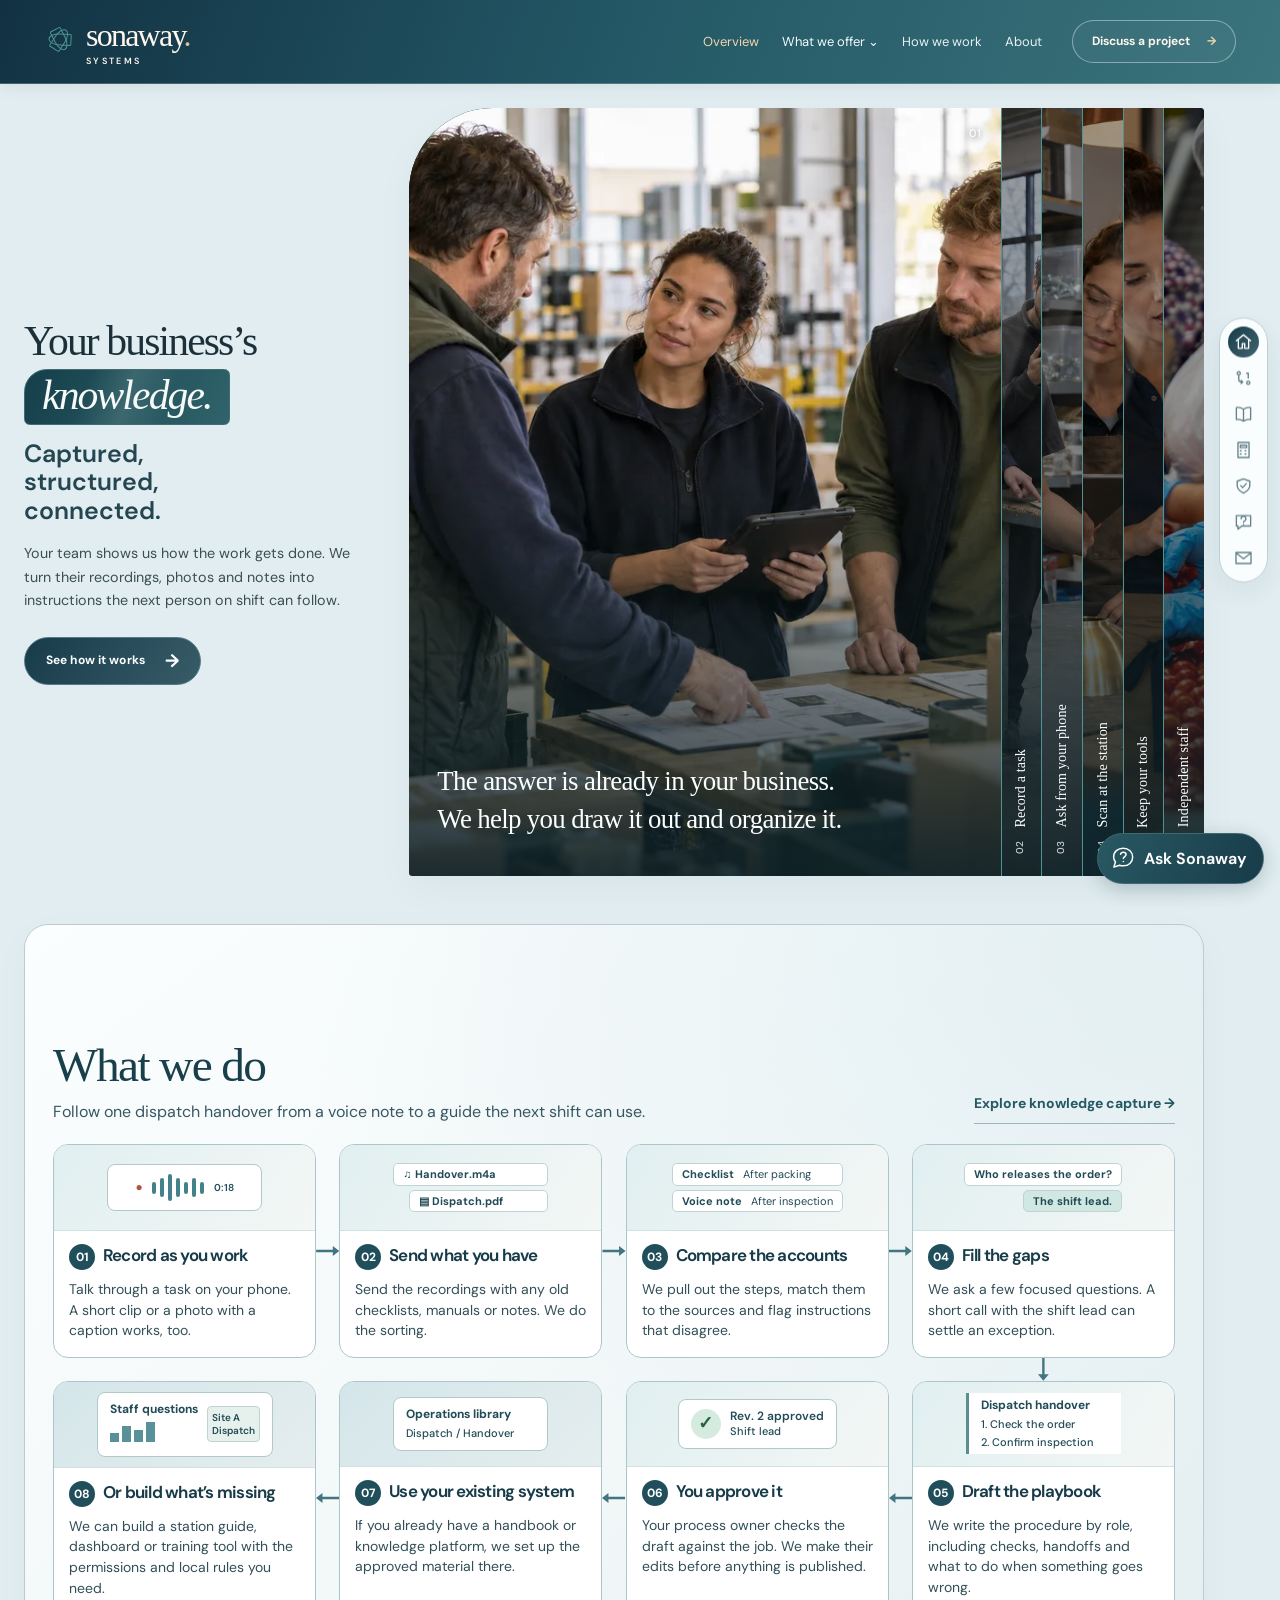
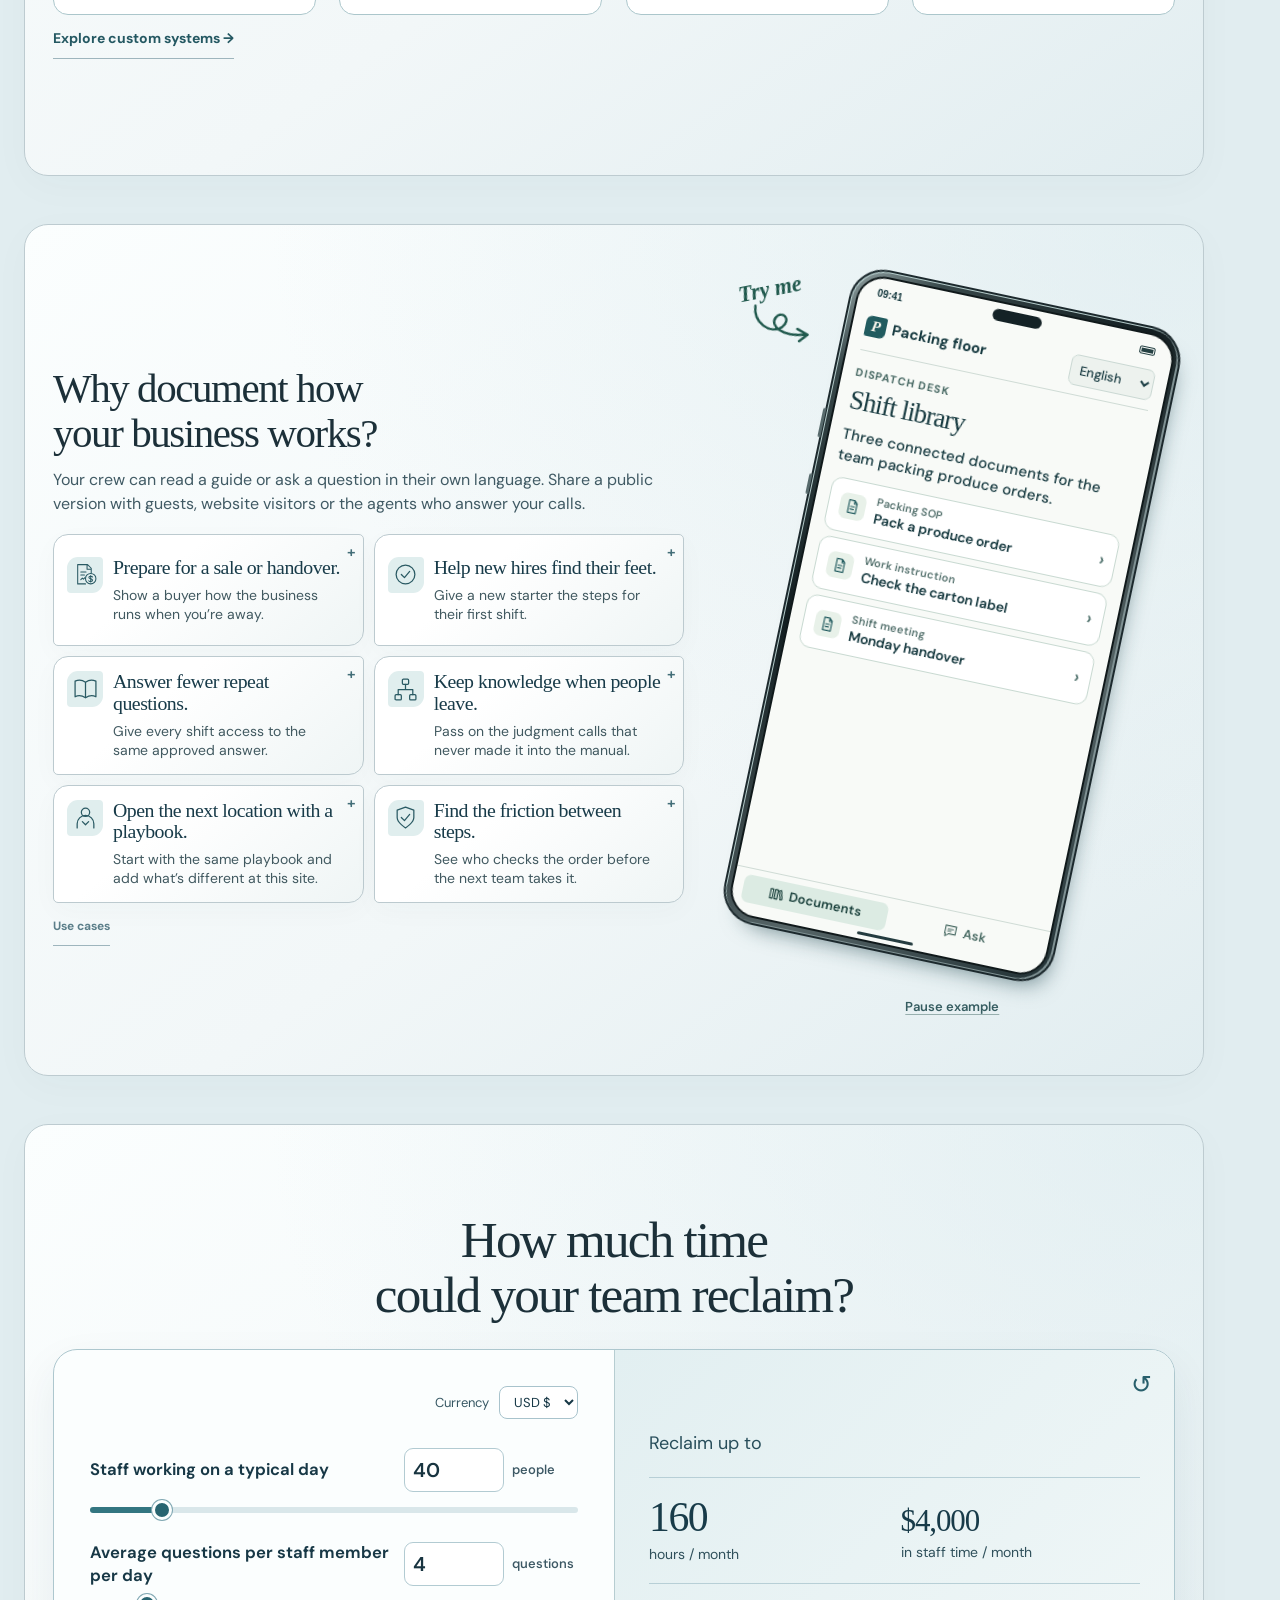
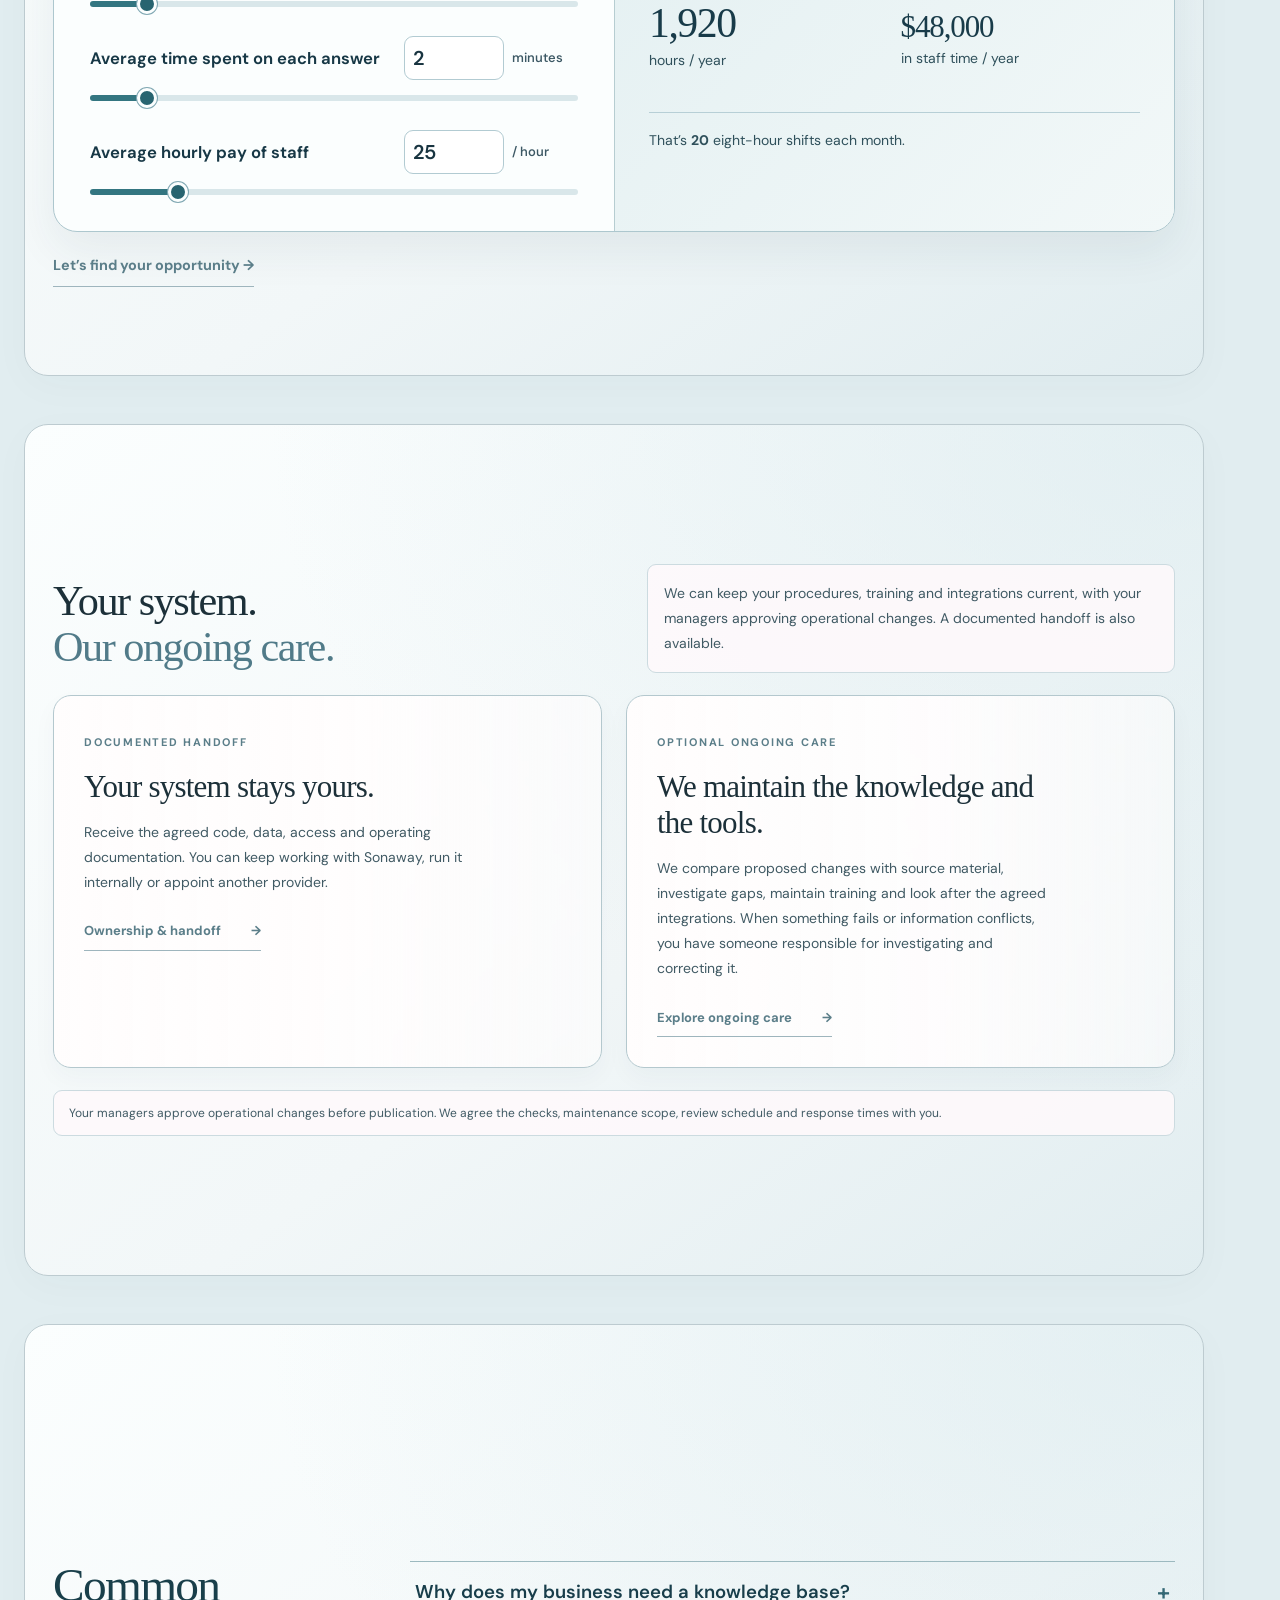
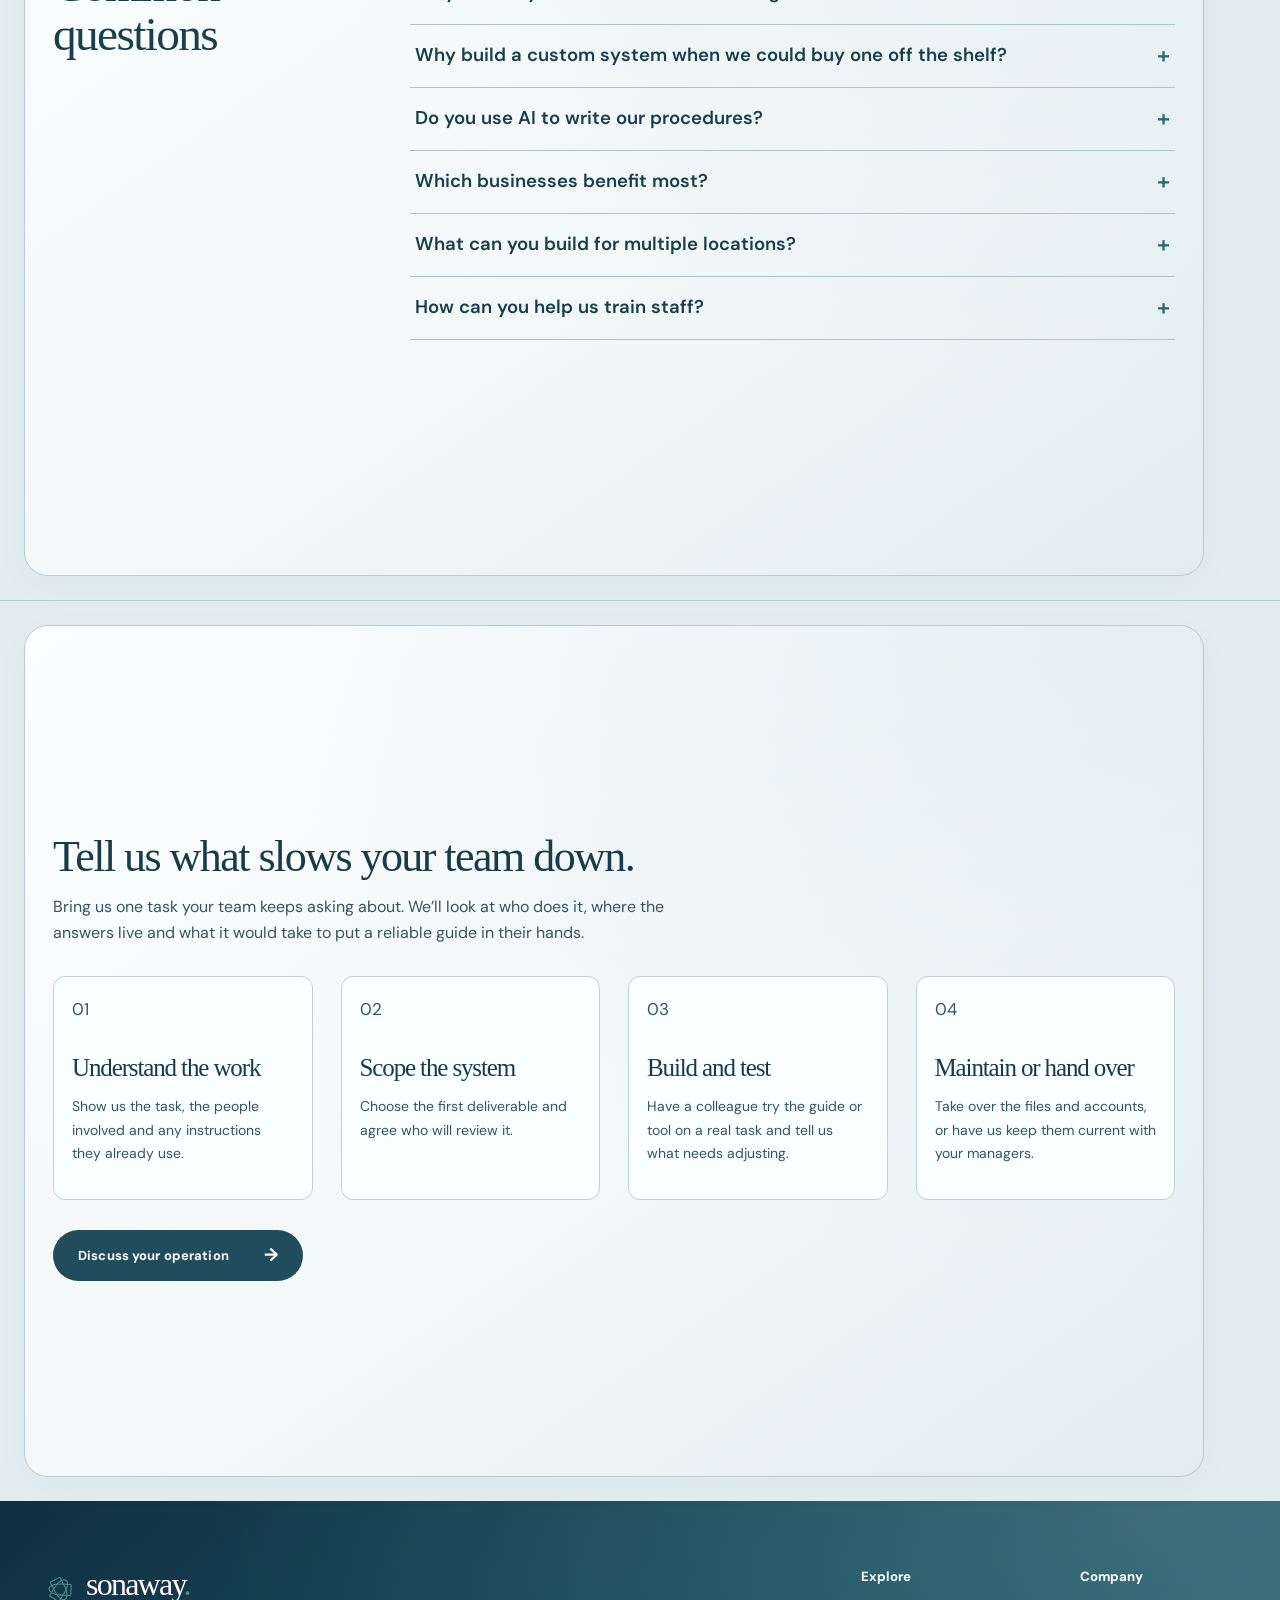
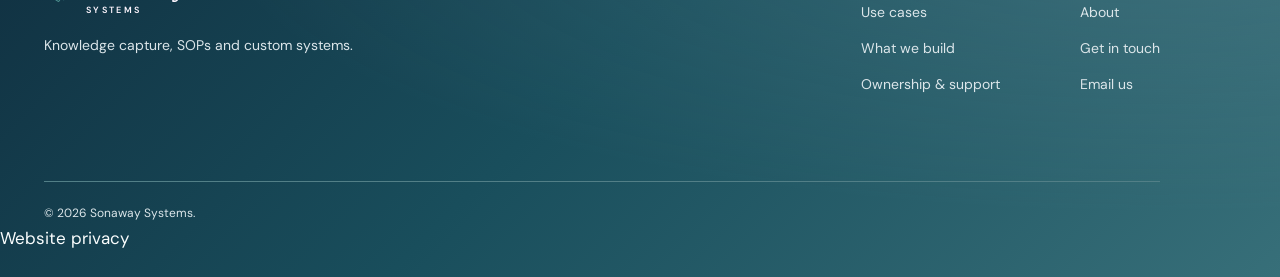
<file: index.html>
<!doctype html>
<html lang="en"><head><meta charset="UTF-8"><meta name="viewport" content="width=device-width,initial-scale=1"><meta name="robots" content="index,follow"><meta name="theme-color" content="#183b49"><meta name="description" content="Sonaway Systems captures staff know-how, reconciles procedures and builds knowledge bases, training and custom tools for small and midsize businesses."><meta property="og:title" content="Sonaway Systems | Knowledge capture, SOPs &amp; custom systems"><meta property="og:description" content="Sonaway Systems captures staff know-how, reconciles procedures and builds knowledge bases, training and custom tools for small and midsize businesses."><meta property="og:type" content="website"><meta property="og:image" content="https://sonawaysystems.com/assets/packing-floor-v2.webp"><title>Sonaway Systems | Knowledge capture, SOPs &amp; custom systems</title><link rel="icon" href="assets/favicon.svg?v=20261108satin1" type="image/svg+xml"><link rel="preconnect" href="https://fonts.googleapis.com"><link rel="preconnect" href="https://fonts.gstatic.com" crossorigin><link href="https://fonts.googleapis.com/css2?family=DM+Sans:wght@400;500;600;700&amp;family=Manrope:wght@400;500;600;700;800&amp;display=swap" rel="stylesheet"><link href="assets/styles.css?v=systems-whole2" rel="stylesheet"><link href="assets/knowledge-demo.css?v=systems-whole2" rel="stylesheet"><link href="assets/calculator-compact.css?v=systems-whole2" rel="stylesheet"><link href="assets/intake.css?v=systems-whole2" rel="stylesheet"><link href="assets/resort-theme.css?v=systems-whole2" rel="stylesheet"><link href="assets/luxury-editorial.css?v=systems-whole2" rel="stylesheet"><link href="assets/benefit-cards.css?v=systems-whole2" rel="stylesheet"><link href="assets/palette.css?v=systems-whole2" rel="stylesheet"><link href="assets/photo-hero.css?v=hero-six" rel="stylesheet"><link href="assets/story-chapters.css?v=systems-whole2" rel="stylesheet"><link href="assets/satin-theme.css?v=systems-whole2" rel="stylesheet"><link href="assets/product-showcase.css?v=systems-whole2" rel="stylesheet"><link rel="stylesheet" href="assets/home-combined.css?v=systems-whole2"><link rel="stylesheet" href="assets/product-workspace.css?v=systems-whole2"><link rel="stylesheet" href="assets/site-refinements.css?v=systems-whole2"><link rel="stylesheet" href="assets/interaction-motion.css?v=systems-whole2"><link rel="stylesheet" href="assets/clarity-polish.css?v=systems-whole2"><link rel="stylesheet" href="assets/header-polish.css?v=systems-whole2"><link rel="stylesheet" href="assets/benefit-scenarios.css?v=systems-whole2"><link rel="stylesheet" href="assets/clear-offer.css?v=systems-whole2"><script src="assets/systems-nav.js?v=systems-whole2" defer></script><link rel="canonical" href="https://sonawaysystems.com/"><link rel="stylesheet" href="assets/systems-theme.css?v=flow1"><link rel="stylesheet" href="assets/overview-flow.css?v=2"><link rel="stylesheet" href="assets/site-cleanup.css?v=hero-story2"><link rel="stylesheet" href="assets/field-benefits.css?v=field1"><link rel="stylesheet" href="assets/packing-phone.css?v=portrait-fullscreen"><link rel="stylesheet" href="/assets/ask-sonaway.css?v=chat6"><script defer src="/assets/ask-sonaway.js?v=chat6"></script><link rel="stylesheet" href="/assets/portrait.css?v=2"></head><body class="story-home"><header class="site-header" id="top"><div class="nav-wrap wrap"><a class="brand" href="index.html" aria-label="Sonaway Systems home"><span class="brand-symbol"><span></span><span></span><span></span></span><span class="brand-name">sonaway<span class="brand-dot">.</span><small class="systems-brand-label">SYSTEMS</small></span></a><nav class="desktop-nav" aria-label="Main navigation"><a href="index.html" class="active">Overview</a><details class="systems-offer"><summary>What we offer <span aria-hidden="true">⌄</span></summary><div><a href="knowledge-capture.html">Knowledge Capture &amp; SOPs</a><a href="custom-systems.html">Custom Systems</a></div></details><a href="approach.html" class="">How we work</a><a href="about.html" class="">About</a></nav><a href="contact.html" class="nav-contact">Discuss a project <span>→</span></a><button class="mobile-menu-button" aria-label="Open menu" aria-expanded="false" aria-controls="mobile-nav"><svg class="icon " width="20" height="20" viewbox="0 0 24 24" fill="none" stroke="currentColor" stroke-width="1.6" stroke-linecap="round" stroke-linejoin="round" aria-hidden="true"><path d="M4 7h16M4 12h16M4 17h16"></path></svg></button></div><nav class="mobile-nav" id="mobile-nav" aria-label="Mobile navigation"><a href="index.html" class="active">Overview</a><details class="systems-offer"><summary>What we offer <span aria-hidden="true">⌄</span></summary><div><a href="knowledge-capture.html">Knowledge Capture &amp; SOPs</a><a href="custom-systems.html">Custom Systems</a></div></details><a href="approach.html" class="">How we work</a><a href="about.html" class="">About</a><a href="contact.html" class="mobile-cta">Discuss a project →</a></nav></header><nav class="story-index" aria-label="Homepage chapters"><a href="#story-overview" aria-label="Overview" data-story-link="" class="story-index-link" aria-current="location"><svg viewBox="0 0 24 24" fill="none" stroke="currentColor" stroke-width="1.7" stroke-linecap="round" stroke-linejoin="round" aria-hidden="true"><path d="M3 10.5 12 3l9 7.5 M5.5 9v11h5v-6h3v6h5V9"/></svg><span class="story-index-label">Overview</span></a><a href="#what-we-do" aria-label="What we do" data-story-link="" class="story-index-link"><svg viewBox="0 0 24 24" fill="none" stroke="currentColor" stroke-width="1.7" stroke-linecap="round" stroke-linejoin="round" aria-hidden="true"><path d="M6 4a2 2 0 1 0 .01 0z M18 16a2 2 0 1 0 .01 0z M6 8v6a3 3 0 0 0 3 3h2 M11 17l-2-2m2 2-2 2 M16 6h2v6"/></svg><span class="story-index-label">What we do</span></a><a href="#solutions" aria-label="Why it matters" data-story-link="" class="story-index-link"><svg viewBox="0 0 24 24" fill="none" stroke="currentColor" stroke-width="1.7" stroke-linecap="round" stroke-linejoin="round" aria-hidden="true"><path d="M3 4c4-1 6 0 9 2 3-2 5-3 9-2v15c-4-1-6 0-9 2-3-2-5-3-9-2z M12 6v15"/></svg><span class="story-index-label">Why it matters</span></a><a href="#time-calculator" aria-label="Time reclaimed" data-story-link="" class="story-index-link"><svg viewBox="0 0 24 24" fill="none" stroke="currentColor" stroke-width="1.7" stroke-linecap="round" stroke-linejoin="round" aria-hidden="true"><path d="M5 2.5h14v19H5z M8 6h8v3H8z M8 13h1m5 0h1m-7 4h1m5 0h1"/></svg><span class="story-index-label">Time reclaimed</span></a><a href="#managed-support" aria-label="Ownership &amp; care" data-story-link="" class="story-index-link"><svg viewBox="0 0 24 24" fill="none" stroke="currentColor" stroke-width="1.7" stroke-linecap="round" stroke-linejoin="round" aria-hidden="true"><path d="M12 3 4 6v5c0 5 4 8 8 10 4-2 8-5 8-10V6z M8.5 11.5l2.5 2.5 4.5-5"/></svg><span class="story-index-label">Ownership &amp; care</span></a><a href="#common-questions" aria-label="Common questions" data-story-link="" class="story-index-link"><svg viewBox="0 0 24 24" fill="none" stroke="currentColor" stroke-width="1.7" stroke-linecap="round" stroke-linejoin="round" aria-hidden="true"><path d="M3 4h18v13H10l-5 4v-4H3z M9 8a3 3 0 1 1 4 2.8c-1 .4-1 1-1 1.7 M12 15h.01"/></svg><span class="story-index-label">Common questions</span></a><a href="#story-contact" aria-label="Get started" data-story-link="" class="story-index-link"><svg viewBox="0 0 24 24" fill="none" stroke="currentColor" stroke-width="1.7" stroke-linecap="round" stroke-linejoin="round" aria-hidden="true"><path d="M2.5 5h19v14h-19z M3 6l9 7 9-7"/></svg><span class="story-index-label">Get started</span></a></nav><main id="main"><section class="photo-hero story-chapter story-screen story-cover" aria-labelledby="photo-hero-title" id="story-overview" data-story-chapter="" data-story-label="Overview" data-story-index="0"><div class="photo-hero-inner"><div class="ph-copy"><h1 id="photo-hero-title" aria-label="Your business’s knowledge, SOPs, playbook and processes"><span>Your business’s</span> <em class="hero-word"><span data-rotate-word>knowledge.</span></em></h1>
<p class="hero-signoff"><span>Captured,</span> <span>structured,</span> <span>connected.</span></p>
<p class="ph-offer">Your team shows us how the work gets done. We turn their recordings, photos and notes into instructions the next person on shift can follow.</p>
<a class="btn btn-primary overview-tour-link" href="#what-we-do">See how it works <span aria-hidden="true">→</span></a>
</div><div class="ph-gallery"><div class="ph-accordion" aria-label="Explore our services" data-photo-accordion>
<article class="ph-panel is-active" data-photo-panel>
<img src="assets/team-handover-v2.webp" alt="Staff explaining a task during a shift handover" width="1280" height="853" fetchpriority="high" decoding="async">
<button type="button" class="ph-trigger" aria-expanded="true" aria-controls="ph-story-0" aria-label="01 Your team’s know-how"><span class="ph-strip" aria-hidden="true"><span>01</span>Your team’s know-how</span><span class="ph-open-number" aria-hidden="true">01</span></button>
<div class="ph-story" id="ph-story-0"><h2 class="ph-opening-lines"><span>The answer is already in your business.</span> <span>We help you draw it out and organize it.</span></h2></div>
</article>
<article class="ph-panel" data-photo-panel>
<img src="assets/carton-voice-walkthrough.webp" alt="A worker records a voice note on his phone as the shift lead points out a carton fold." width="1122" height="1402" loading="lazy" decoding="async">
<button type="button" class="ph-trigger" aria-expanded="false" aria-controls="ph-story-1" aria-label="02 Record a task"><span class="ph-strip" aria-hidden="true"><span>02</span>Record a task</span><span class="ph-open-number" aria-hidden="true">02</span></button>
<div class="ph-photo-cue">
  <div class="ph-record-wave" aria-hidden="true"><span style="--level:24%;--delay:-320ms"></span><span style="--level:52%;--delay:-660ms"></span><span style="--level:38%;--delay:-150ms"></span><span style="--level:78%;--delay:-940ms"></span><span style="--level:100%;--delay:-460ms"></span><span style="--level:61%;--delay:-800ms"></span><span style="--level:84%;--delay:-240ms"></span><span style="--level:48%;--delay:-550ms"></span><span style="--level:69%;--delay:-55ms"></span><span style="--level:33%;--delay:-700ms"></span><span style="--level:53%;--delay:-385ms"></span><span style="--level:21%;--delay:-635ms"></span></div>
  <p>Record your processes as you work. We take care of the rest.</p>
</div>
<div class="ph-story" id="ph-story-1" hidden><h2>Talk through one task as you do it.</h2><p>Show us the usual steps and the exceptions. A short recording gives us a place to start.</p></div>
</article>
<article class="ph-panel" data-photo-panel>
<img src="assets/ask-on-your-phone.webp" alt="A hardware shop employee speaks a question into her phone at the counter." width="1122" height="1402" loading="lazy" decoding="async">
<button type="button" class="ph-trigger" aria-expanded="false" aria-controls="ph-story-2" aria-label="03 Ask from your phone"><span class="ph-strip" aria-hidden="true"><span>03</span>Ask from your phone</span><span class="ph-open-number" aria-hidden="true">03</span></button>
<div class="ph-photo-cue">
  <div class="ph-chat-bubbles" aria-hidden="true">
    <span class="ph-chat-question">?</span>
    <span class="ph-chat-answer"><svg viewBox="0 0 16 16" fill="none" stroke="currentColor" stroke-width="2" stroke-linecap="round" stroke-linejoin="round"><path d="m4 8 2.5 2.5L12 5"/></svg></span>
  </div>
  <p>Ask in any language, 24/7. Get answers from your approved documents.</p>
</div>
<div class="ph-story" id="ph-story-2" hidden><h2>Get an answer from your phone.</h2><p>Ask a question out loud or type it in. Get an answer with a link to the approved procedure it came from.</p></div>
</article>
<article class="ph-panel ph-panel-station" data-photo-panel>
<img src="assets/workbench-qr-guide.webp" alt="Two coworkers consult a tablet at a workbench with a laminated QR label on the counter." width="1536" height="1024" loading="lazy" decoding="async">
<button type="button" class="ph-trigger" aria-expanded="false" aria-controls="ph-story-3" aria-label="04 Scan at the station"><span class="ph-strip" aria-hidden="true"><span>04</span>Scan at the station</span><span class="ph-open-number" aria-hidden="true">04</span></button>
<div class="ph-photo-cue">
  <svg class="ph-station-icon" viewBox="0 0 24 24" fill="none" stroke="currentColor" stroke-width="1.7" stroke-linecap="round" stroke-linejoin="round" aria-hidden="true"><path d="M4 9V4h5m6 0h5v5m0 6v5h-5m-6 0H4v-5m4-7h3v3H8zm7 0h1v1h-1zm-7 7h1v1H8zm6-2h3v3h-3z"/></svg>
  <p>Scan at the workstation to open the right guide.</p>
</div>
<div class="ph-story" id="ph-story-3" hidden><h2>The right information when your staff needs it.</h2><p>Give each workstation a QR code that opens the approved guide for that station’s equipment and procedures.</p></div>
</article>
<article class="ph-panel" data-photo-panel>
<img src="assets/restaurant-team-v1.webp" alt="A restaurant team reviews instructions together on a shared tablet." width="1200" height="1000" loading="lazy" decoding="async">
<button type="button" class="ph-trigger" aria-expanded="false" aria-controls="ph-story-4" aria-label="05 Keep your tools"><span class="ph-strip" aria-hidden="true"><span>05</span>Keep your tools</span><span class="ph-open-number" aria-hidden="true">05</span></button>
<div class="ph-story" id="ph-story-4" hidden><h2>Your team keeps using the tools they know.</h2><p>We put approved procedures and answers into the handbook, training platform or staff app you already use, where it supports the connection.</p></div>
</article>
<article class="ph-panel" data-photo-panel>
<img src="assets/tomato-packing-crew.webp" alt="A packing crew sorts cherry tomatoes as they move along a conveyor." width="1650" height="928" loading="lazy" decoding="async">
<button type="button" class="ph-trigger" aria-expanded="false" aria-controls="ph-story-5" aria-label="06 Independent staff"><span class="ph-strip" aria-hidden="true"><span>06</span>Independent staff</span><span class="ph-open-number" aria-hidden="true">06</span></button>
<div class="ph-story" id="ph-story-5" hidden><h2>Help new hires work independently sooner.</h2><p>A new packer can check which label a customer needs and see a finished example. The shift lead only steps in when an order falls outside the guide.</p></div>
</article></div><div class="ph-mobile-choices" role="group" aria-label="Choose a panel"><button type="button" class="ph-mobile-choice" data-photo-choice="0" aria-pressed="true" aria-controls="ph-story-0"><span>01</span>Your team’s know-how</button>
<button type="button" class="ph-mobile-choice" data-photo-choice="1" aria-pressed="false" aria-controls="ph-story-1"><span>02</span>Record a task</button>
<button type="button" class="ph-mobile-choice" data-photo-choice="2" aria-pressed="false" aria-controls="ph-story-2"><span>03</span>Ask from your phone</button>
<button type="button" class="ph-mobile-choice" data-photo-choice="3" aria-pressed="false" aria-controls="ph-story-3"><span>04</span>Scan at the station</button>
<button type="button" class="ph-mobile-choice" data-photo-choice="4" aria-pressed="false" aria-controls="ph-story-4"><span>05</span>Keep your tools</button>
<button type="button" class="ph-mobile-choice" data-photo-choice="5" aria-pressed="false" aria-controls="ph-story-5"><span>06</span>Independent staff</button></div></div></div></section>
<section class="section light-section story-chapter overview-offer" id="what-we-do" data-story-chapter data-story-label="What we do" data-story-index="1"><div class="story-screen"><div class="story-surface"><div class="wrap"><div class="road-heading"><div><h2>What we do</h2><p>Follow one dispatch handover from a voice note to a guide the next shift can use.</p></div><a class="text-link" href="knowledge-capture.html">Explore knowledge capture →</a></div><ol class="roadmap"><li class="road-card"><div class="road-art" aria-hidden="true"><div class="mini-rec"><b>●</b><i></i><i></i><i></i><i></i><i></i><i></i><i></i><small>0:18</small></div></div><div class="road-body"><span class="road-index">01</span><h3>Record as you work</h3><p>Talk through a task on your phone. A short clip or a photo with a caption works, too.</p></div></li>
<li class="road-card"><div class="road-art" aria-hidden="true"><div class="mini-files"><b>♫ Handover.m4a</b><b>▤ Dispatch.pdf</b></div></div><div class="road-body"><span class="road-index">02</span><h3>Send what you have</h3><p>Send the recordings with any old checklists, manuals or notes. We do the sorting.</p></div></li>
<li class="road-card"><div class="road-art" aria-hidden="true"><div class="mini-compare"><b>Checklist <i>After packing</i></b><b>Voice note <i>After inspection</i></b></div></div><div class="road-body"><span class="road-index">03</span><h3>Compare the accounts</h3><p>We pull out the steps, match them to the sources and flag instructions that disagree.</p></div></li>
<li class="road-card"><div class="road-art" aria-hidden="true"><div class="mini-chat"><b>Who releases the order?</b><b>The shift lead.</b></div></div><div class="road-body"><span class="road-index">04</span><h3>Fill the gaps</h3><p>We ask a few focused questions. A short call with the shift lead can settle an exception.</p></div></li>
<li class="road-card"><div class="road-art" aria-hidden="true"><div class="mini-draft"><b>Dispatch handover</b><i>1. Check the order</i><i>2. Confirm inspection</i></div></div><div class="road-body"><span class="road-index">05</span><h3>Draft the playbook</h3><p>We write the procedure by role, including checks, handoffs and what to do when something goes wrong.</p></div></li>
<li class="road-card"><div class="road-art" aria-hidden="true"><div class="mini-approve"><b>✓</b><span>Rev. 2 approved<small>Shift lead</small></span></div></div><div class="road-body"><span class="road-index">06</span><h3>You approve it</h3><p>Your process owner checks the draft against the job. We make their edits before anything is published.</p></div></li>
<li class="road-card"><div class="road-art" aria-hidden="true"><div class="mini-library"><b>Operations library</b><span>Dispatch <i>/ Handover</i></span></div></div><div class="road-body"><span class="road-index">07</span><h3>Use your existing system</h3><p>If you already have a handbook or knowledge platform, we set up the approved material there.</p></div></li>
<li class="road-card"><div class="road-art" aria-hidden="true"><div class="mini-dashboard"><div><b>Staff questions</b><i></i><i></i><i></i><i></i></div><span>Site A<br>Dispatch</span></div></div><div class="road-body"><span class="road-index">08</span><h3>Or build what’s missing</h3><p>We can build a station guide, dashboard or training tool with the permissions and local rules you need.</p></div></li></ol><a class="road-systems text-link" href="custom-systems.html">Explore custom systems →</a></div></div></div></section><section class="section light-section benefit-section story-chapter merge-teams" id="solutions" aria-labelledby="benefits-title" data-story-chapter="" data-story-label="Why it matters" data-story-index="2"><div class="story-screen story-benefits" id="solutions-card-1" data-story-page="1" data-story-pages="1"><div class="story-surface"><div class="wrap story-content"><div class="benefit-layout"><div class="benefit-options"><div class="section-head"><h2 id="benefits-title">Why document how your business works?</h2><p>Your crew can read a guide or ask a question in their own language. Share a public version with guests, website visitors or the agents who answer your calls.</p></div><div class="benefit-grid"><button type="button" class="benefit-card" data-benefit="capture" aria-haspopup="dialog" aria-controls="benefit-details" disabled><div class="benefit-photo" aria-hidden="true"><svg viewBox="0 0 48 48" fill="none" stroke="currentColor" stroke-width="2" stroke-linecap="round" stroke-linejoin="round" aria-hidden="true"><path d="M9 5h19l7 7v9M9 5v37h15M27 5v9h8M15 19h10m-10 6h7m-7 9 3-3 2 2 3-3"/><circle cx="34" cy="32" r="10"/><path d="M37.5 28.8c-1.3-2.4-7-2.1-7 1.1 0 3.3 7 1.6 7 5.1 0 3-5.6 3.6-7.4 1.1M34 25.8v12.4"/></svg></div><span class="benefit-copy"><span class="benefit-title">Prepare for a sale or handover.</span><span class="benefit-description">Show a buyer how the business runs when you’re away.</span><span class="benefit-open" aria-hidden="true">+</span></span></button><button type="button" class="benefit-card" data-benefit="consistent" aria-haspopup="dialog" aria-controls="benefit-details" disabled><div class="benefit-photo" aria-hidden="true"><svg viewbox="0 0 24 24" fill="none" stroke="currentColor" stroke-width="1.2" stroke-linecap="round" stroke-linejoin="round" aria-hidden="true"><circle cx="12" cy="12" r="9"></circle><path d="m8 12 3 3 5-6"></path></svg></div><span class="benefit-copy"><span class="benefit-title">Help new hires find their feet.</span><span class="benefit-description">Give a new starter the steps for their first shift.</span><span class="benefit-open" aria-hidden="true">+</span></span></button><button type="button" class="benefit-card" data-benefit="daily" aria-haspopup="dialog" aria-controls="benefit-details" disabled><div class="benefit-photo" aria-hidden="true"><svg viewbox="0 0 24 24" fill="none" stroke="currentColor" stroke-width="1.2" stroke-linecap="round" stroke-linejoin="round" aria-hidden="true"><path d="M12 5C8 2 4 3 2 4v15c4-2 7-1 10 1 3-2 6-3 10-1V4c-2-1-6-2-10 1v15"></path></svg></div><span class="benefit-copy"><span class="benefit-title">Answer fewer repeat questions.</span><span class="benefit-description">Give every shift access to the same approved answer.</span><span class="benefit-open" aria-hidden="true">+</span></span></button><button type="button" class="benefit-card" data-benefit="procedure" aria-haspopup="dialog" aria-controls="benefit-details" disabled><div class="benefit-photo" aria-hidden="true"><svg viewbox="0 0 24 24" fill="none" stroke="currentColor" stroke-width="1.2" stroke-linecap="round" stroke-linejoin="round" aria-hidden="true"><rect x="9" y="2" width="6" height="5" rx="1"></rect><rect x="2" y="17" width="6" height="5" rx="1"></rect><rect x="16" y="17" width="6" height="5" rx="1"></rect><path d="M12 7v5M5 17v-5h14v5"></path></svg></div><span class="benefit-copy"><span class="benefit-title">Keep knowledge when people leave.</span><span class="benefit-description">Pass on the judgment calls that never made it into the manual.</span><span class="benefit-open" aria-hidden="true">+</span></span></button><button type="button" class="benefit-card" data-benefit="training" aria-haspopup="dialog" aria-controls="benefit-details" disabled><div class="benefit-photo" aria-hidden="true"><svg viewbox="0 0 24 24" fill="none" stroke="currentColor" stroke-width="1.2" stroke-linecap="round" stroke-linejoin="round" aria-hidden="true"><circle cx="12" cy="7" r="4"></circle><path d="M4 22v-4a8 8 0 0 1 16 0v4M9 16l3 3 3-3"></path></svg></div><span class="benefit-copy"><span class="benefit-title">Open the next location with a playbook.</span><span class="benefit-description">Start with the same playbook and add what’s different at this site.</span><span class="benefit-open" aria-hidden="true">+</span></span></button><button type="button" class="benefit-card" data-benefit="safety" aria-haspopup="dialog" aria-controls="benefit-details" disabled><div class="benefit-photo" aria-hidden="true"><svg viewbox="0 0 24 24" fill="none" stroke="currentColor" stroke-width="1.2" stroke-linecap="round" stroke-linejoin="round" aria-hidden="true"><path d="m12 2 8 3v7c0 5-8 10-8 10S4 17 4 12V5zM8 12l3 3 5-6"></path></svg></div><span class="benefit-copy"><span class="benefit-title">Find the friction between steps.</span><span class="benefit-description">See who checks the order before the next team takes it.</span><span class="benefit-open" aria-hidden="true">+</span></span></button></div><a href="industries.html" class="text-link merge-departments-link">Use cases</a></div><div class="fp-stage" data-packing-phone role="region" aria-label="Interactive packing-floor knowledge base example">
  <div class="fp-invite">
  <button type="button" class="fp-try" data-fp-try aria-label="Try the packing-floor question picker">Try me<svg viewBox="0 0 66 45" fill="none" aria-hidden="true"><path d="M3 4c-2 18 16 31 29 22 10-8 0-18-7-10-7 9 7 21 32 18m-9-6 11 6-9 7" stroke="currentColor" stroke-width="2.6" stroke-linecap="round" stroke-linejoin="round"/></svg></button>
  <button type="button" class="fp-expand" data-fp-expand aria-haspopup="dialog">
    <svg viewBox="0 0 24 24" fill="none" stroke="currentColor" stroke-width="1.8" stroke-linecap="round" stroke-linejoin="round" aria-hidden="true"><path d="M9 4H4v5m11-5h5v5M4 15v5h5m11-5v5h-5"/></svg>
    <span>Full screen</span>
  </button>
  </div>
  <dialog class="fp-fullscreen" data-fp-fullscreen aria-labelledby="fp-fullscreen-title">
    <div class="fp-fullscreen-bar">
      <h2 id="fp-fullscreen-title">Packing-floor demo</h2>
      <button type="button" class="fp-collapse" data-fp-collapse autofocus>
        <svg viewBox="0 0 24 24" fill="none" stroke="currentColor" stroke-width="1.8" stroke-linecap="round" stroke-linejoin="round" aria-hidden="true"><path d="M4 9h5V4m11 5h-5V4M4 15h5v5m11-5h-5v5"/></svg>
        Close
      </button>
    </div>
  </dialog>
  <div class="fp-device">
    <div class="fp-glass">
      <div class="fp-status" aria-hidden="true"><span>09:41</span><i></i><span class="fp-battery"></span></div>
      <div class="fp-shell">
        <div class="fp-toolrow">
          <span class="fp-brand"><b aria-hidden="true">P</b><span data-fp-brand>Packing floor</span></span>
          <select class="fp-lang" data-fp-language aria-label="Document and answer language">
            <option value="en" lang="en">English</option><option value="es" lang="es">Español</option><option value="de" lang="de">Deutsch</option><option value="zh" lang="zh">中文</option>
          </select>
        </div>
        <div class="fp-content" data-fp-content>
          <p class="fp-eyebrow">Dispatch desk</p><h3>Shift library</h3>
          <p>How to pack an order, check its label and hand it over for dispatch.</p>
        </div>
        <form class="fp-composer" data-fp-composer hidden>
          <select data-fp-picker aria-label="Choose a question"></select>
          <button type="submit" data-fp-send aria-label="Send question"><svg viewBox="0 0 24 24" fill="none" stroke="currentColor" stroke-width="2.1" stroke-linecap="round" stroke-linejoin="round" aria-hidden="true"><path d="M12 19V5m-6 6 6-6 6 6"/></svg></button>
        </form>
        <nav class="fp-dock" aria-label="Packing-floor demo navigation" data-fp-dock hidden></nav>
      </div>
      <div class="fp-chin" aria-hidden="true"><i></i></div>
    </div>
  </div>
  <button class="fp-tour" type="button" data-fp-tour hidden>Replay example</button>
</div>
</div></div></div></div></section>
<section class="section time-calculator reclaim-section story-chapter" id="time-calculator" aria-labelledby="calculator-title" data-story-chapter="" data-story-label="Time reclaimed" data-story-index="3"><div class="story-screen story-calculator" id="time-calculator-card-1" data-story-page="1" data-story-pages="1"><div class="story-surface"><div class="wrap story-content"><h2 id="calculator-title"><span>How much time</span> <span>could your team reclaim?</span></h2>
  <div class="time-tool" id="reclaim-calculator" hidden>
  <div class="time-controls"><label class="time-currency" for="calc-currency">Currency <select id="calc-currency"><option value="USD">USD $</option><option value="EUR">EUR €</option><option value="GBP">GBP £</option></select></label><div class="time-field"><div class="time-field-top"><label for="calc-staff">Staff working on a typical day</label><div><input id="calc-staff" type="number" min="0" max="300" step="1" value="40" required><span>people</span></div></div><input class="time-range" id="calc-staff-range" type="range" min="0" max="300" step="1" value="40" aria-label="Staff working on a typical day"></div><div class="time-field"><div class="time-field-top"><label for="calc-questions">Average questions per staff member per day</label><div><input id="calc-questions" type="number" min="0" max="40" step="1" value="4" required><span>questions</span></div></div><input class="time-range" id="calc-questions-range" type="range" min="0" max="40" step="1" value="4" aria-label="Average questions per staff member per day"></div><div class="time-field"><div class="time-field-top"><label for="calc-minutes">Average time spent on each answer</label><div><input id="calc-minutes" type="number" min="0" max="20" step="0.5" value="2" required><span>minutes</span></div></div><input class="time-range" id="calc-minutes-range" type="range" min="0" max="20" step="0.5" value="2" aria-label="Average time spent on each answer"></div><div class="time-field"><div class="time-field-top"><label for="calc-rate">Average hourly pay of staff</label><div><input id="calc-rate" type="number" min="0" max="150" step="0.5" value="25" required><span>/ hour</span></div></div><input class="time-range" id="calc-rate-range" type="range" min="0" max="150" step="0.5" value="25" aria-label="Average hourly pay of staff"></div>
  </div><div class="time-results"><button type="button" id="calc-reset" class="time-reset" aria-label="Reset calculator" title="Reset calculator">↺</button>
  <p class="time-up-to">Reclaim up to</p><div id="calc-output" role="status" aria-live="polite" aria-atomic="true">
  <div class="time-period"><p><strong id="calc-month-hours">160</strong><span>hours / month</span></p><p class="time-money"><strong id="calc-month-value">$4,000</strong><span>in staff time / month</span></p></div>
  <div class="time-period"><p><strong id="calc-year-hours">1,920</strong><span>hours / year</span></p><p class="time-money"><strong id="calc-year-value">$48,000</strong><span>in staff time / year</span></p></div>
  <p class="time-shifts">That’s <strong id="calc-shifts">20</strong> eight-hour shifts each month.</p></div></div></div>
  <a class="text-link time-contact" href="contact.html">Let’s find your opportunity →</a></div></div></div></section>
<section id="managed-support" class="story-chapter merge-chapter managed-section" data-story-chapter="" data-story-label="Ownership &amp; care" data-story-index="4"><div class="story-screen" id="managed-support-card"><div class="story-surface"><div class="wrap merge-content"><div class="merge-care"><div class="merge-heading"><div><h2>Your system.<br><em>Our ongoing care.</em></h2></div><p>We can keep your procedures, training and integrations current, with your managers approving operational changes. A documented handoff is also available.</p></div><div class="merge-care-options"><article><span class="micro">DOCUMENTED HANDOFF</span><h3>Your system stays yours.</h3><p>Receive the agreed code, data, access and operating documentation. You can keep working with Sonaway, run it internally or appoint another provider.</p><a class="text-link" href="approach.html">Ownership &amp; handoff <span aria-hidden="true">→</span></a></article><article><span class="micro">OPTIONAL ONGOING CARE</span><h3>We maintain the knowledge and the tools.</h3><p>We compare proposed changes with source material, investigate gaps, maintain training and look after the agreed integrations. When something fails or information conflicts, you have someone responsible for investigating and correcting it.</p><a class="text-link" href="approach.html#managed-care">Explore ongoing care <span aria-hidden="true">→</span></a></article></div><p class="merge-care-note">Your managers approve operational changes before publication. We agree the checks, maintenance scope, review schedule and response times with you.</p></div></div></div></div></section><section class="section light-section story-chapter" id="common-questions" aria-labelledby="faq-title" data-story-chapter data-story-label="Common questions" data-story-index="5"><div class="story-screen"><div class="story-surface"><div class="wrap faq-layout"><h2 id="faq-title">Common questions</h2><div class="faq-items"><details name="owner-faq" data-faq-id="faq-1"><summary>Why does my business need a knowledge base?</summary><p>When a packer on the night shift asks in Spanish which label goes on an order, they can get the answer in Spanish and open the approved procedure in Spanish, too. The same source serves someone asking in English, German, Chinese or another language your business needs. Your team can find answers 24/7, even when the person who wrote the guide is off shift.</p></details>
<details name="owner-faq" data-faq-id="faq-2" id="existing-tools-faq"><summary>Why build a custom system when we could buy one off the shelf?</summary><p>An off-the-shelf tool can be a good fit for shared documents and standard training. If your team needs different instructions by site, equipment or role, we can build those rules into the system around how your team actually works. For example, headquarters can approve one packing standard while a site with older equipment keeps its own machine-specific steps.</p><p>We capture how the job is done, reconcile conflicting instructions and publish what you approve. We can set up tools you already have or build the missing pieces, such as a database you control, role-based access or search over approved documents. <a href="custom-systems.html#managed-support">See how we connect your tools →</a></p></details>
<details name="owner-faq" data-faq-id="faq-3"><summary>Do you use AI to write our procedures?</summary><p>We use AI to help transcribe recordings and organize source material. A human reviews the evidence, writes the procedure and takes gaps back to your staff. The instructions come from your business, and someone you designate approves them before publication.</p></details>
<details name="owner-faq" data-faq-id="faq-4"><summary>Which businesses benefit most?</summary><p>Often it’s a growing business where the founders or original crew still field every question. Packing facilities, fabrication shops, hotels and franchise groups are good examples. We capture the work while it happens so people can spend their shift on the floor.</p></details>
<details name="owner-faq" data-faq-id="faq-5"><summary>What can you build for multiple locations?</summary><p>Your front desk can look up a late-arrival procedure while guests see just the arrival instructions on your website. We can also connect the guest guide to a voice agent that answers calls. You decide which information is public, which stays with staff and when a question goes to a person. <a href="custom-systems.html">Explore custom systems →</a></p></details>
<details name="owner-faq" data-faq-id="faq-6"><summary>How can you help us train staff?</summary><p>We start with the tasks your managers want people to learn and turn approved procedures into role-specific onboarding. Once the system is in use, recurring staff questions can show where a guide or lesson needs work. We can deliver a short refresher before the next shift that needs it. <a href="https://pubmed.ncbi.nlm.nih.gov/16719566/">Research on spaced practice and recall ↗</a></p></details></div></div></div></div></section>
<section class="cta-band story-chapter" id="story-contact" data-story-chapter="" data-story-label="Get started" data-story-index="6"><div class="story-screen" id="story-contact-card-1" data-story-page="1" data-story-pages="1"><div class="story-surface"><div class="wrap merge-content merge-contact"><div><h2>Tell us what slows your team down.</h2><p>Bring us one task your team keeps asking about. We’ll look at who does it, where the answers live and what it would take to put a reliable guide in their hands.</p></div><div class="steps-grid"><div><span>01</span><h3>Understand the work</h3><p>Show us the task, the people involved and any instructions they already use.</p></div><div><span>02</span><h3>Scope the system</h3><p>Choose the first deliverable and agree who will review it.</p></div><div><span>03</span><h3>Build and test</h3><p>Have a colleague try the guide or tool on a real task and tell us what needs adjusting.</p></div><div><span>04</span><h3>Maintain or hand over</h3><p>Take over the files and accounts, or have us keep them current with your managers.</p></div></div><a class="btn btn-light" href="contact.html">Discuss your operation<span aria-hidden="true">→</span></a></div></div></div></section>
<dialog id="benefit-details" class="benefit-dialog" aria-labelledby="benefit-dialog-title"><div class="benefit-dialog-top"><span id="benefit-dialog-kicker"></span><button type="button" class="benefit-close" aria-label="Close explanation">Close <span aria-hidden="true">×</span></button></div><div class="benefit-dialog-body"><div class="benefit-narrative"><h2 id="benefit-dialog-title"></h2><p id="benefit-dialog-lead"></p><ol id="benefit-dialog-steps"></ol></div><div class="benefit-example" aria-label="Illustrative example"><div class="benefit-scene"><img id="benefit-dialog-photo" class="benefit-dialog-photo" alt="" width="800" height="400"><div class="benefit-scene-caption"><p id="benefit-situation"></p></div></div><h3 id="benefit-example-title"></h3><div id="benefit-example-flow" class="bv-stage"></div></div></div><div class="benefit-dialog-foot"><button type="button" id="benefit-see-demo">See it in action <span aria-hidden="true">↓</span></button><a href="contact.html">Discuss your operation →</a></div></dialog></main><footer class="footer"><div class="wrap"><div class="footer-top"><div><a class="brand footer-brand" href="index.html" aria-label="Sonaway Systems home"><span class="brand-symbol"><span></span><span></span><span></span></span><span class="brand-name">sonaway<span class="brand-dot">.</span><small class="systems-brand-label">SYSTEMS</small></span></a><p>Knowledge capture, SOPs and custom systems.</p></div><div class="footer-nav"><div><strong>Explore</strong><a href="industries.html">Use cases</a><a href="custom-systems.html">What we build</a><a href="approach.html">Ownership &amp; support</a></div><div><strong>Company</strong><a href="about.html">About</a><a href="contact.html">Get in touch</a><a href="mailto:domenik@sonaway.com">Email us</a></div></div></div><div class="footer-bottom"><span>© 2026 Sonaway Systems.</span></div></div><a href="privacy.html">Website privacy</a></footer><script src="assets/site.js?v=nov20" defer></script><script src="assets/calculator.js?v=clean1" defer></script><script src="assets/knowledge-model.js?v=nov20" defer></script><script src="assets/property-model.js?v=systems-whole2" defer></script><script src="assets/knowledge-demo.js?v=nov20" defer></script><script src="assets/intake-model.js?v=nov20" defer></script><script src="assets/intake-graph.js?v=nov20" defer></script><script src="assets/intake-network.js?v=systems-whole2" defer></script><script src="assets/intake.js?v=systems-whole2" defer></script><script src="assets/benefit-cards.js?v=field1" defer></script><script src="assets/photo-hero.js?v=cycle1" defer></script><script src="assets/story-chapters.js?v=systems-whole2" defer></script><script src="assets/home-combined.js?v=systems-whole2" defer></script><script src="assets/product-workspace.js?v=nov20" defer></script><script src="assets/interaction-motion.js?v=systems-whole2" defer></script><script src="assets/clarity-polish.js?v=systems-whole2" defer></script><script src="assets/hero-words.js?v=nov21" defer></script><script src="assets/packing-phone.js?v=portrait-fullscreen" defer></script></body></html>
</file>
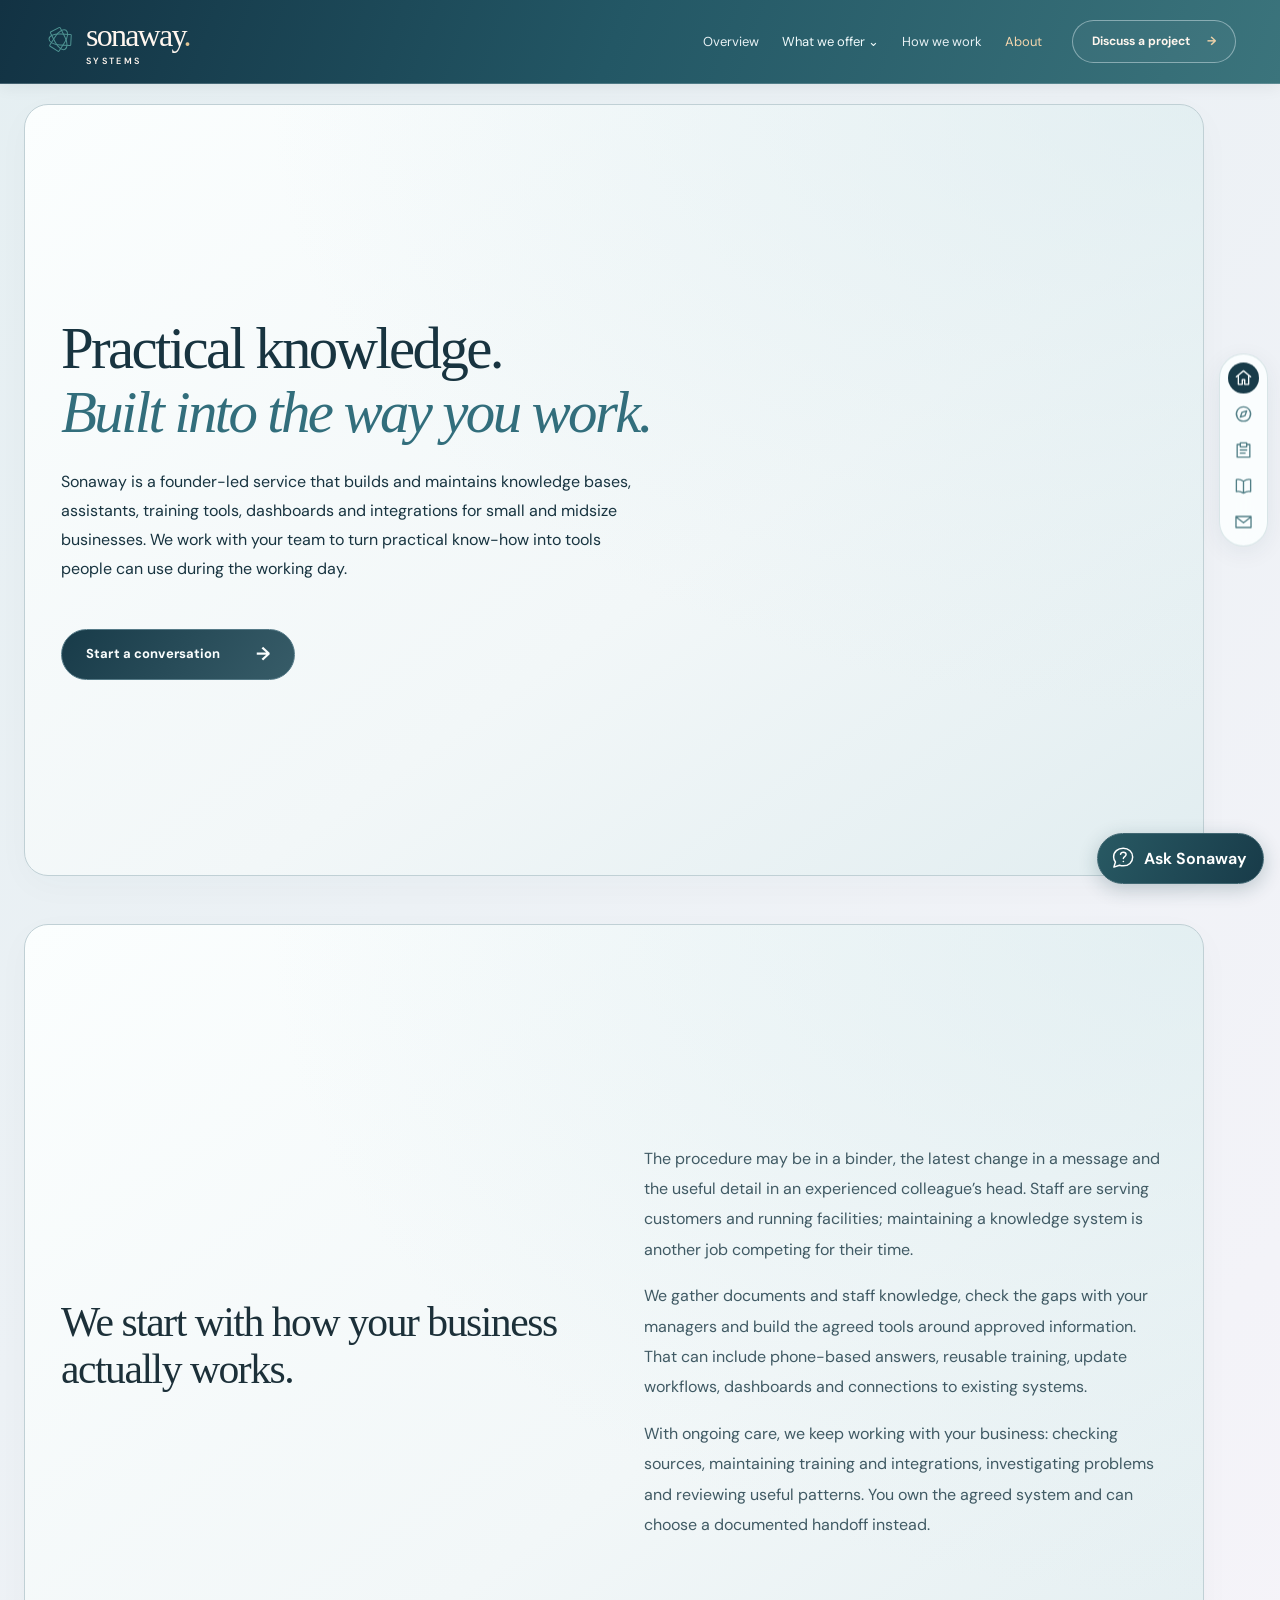
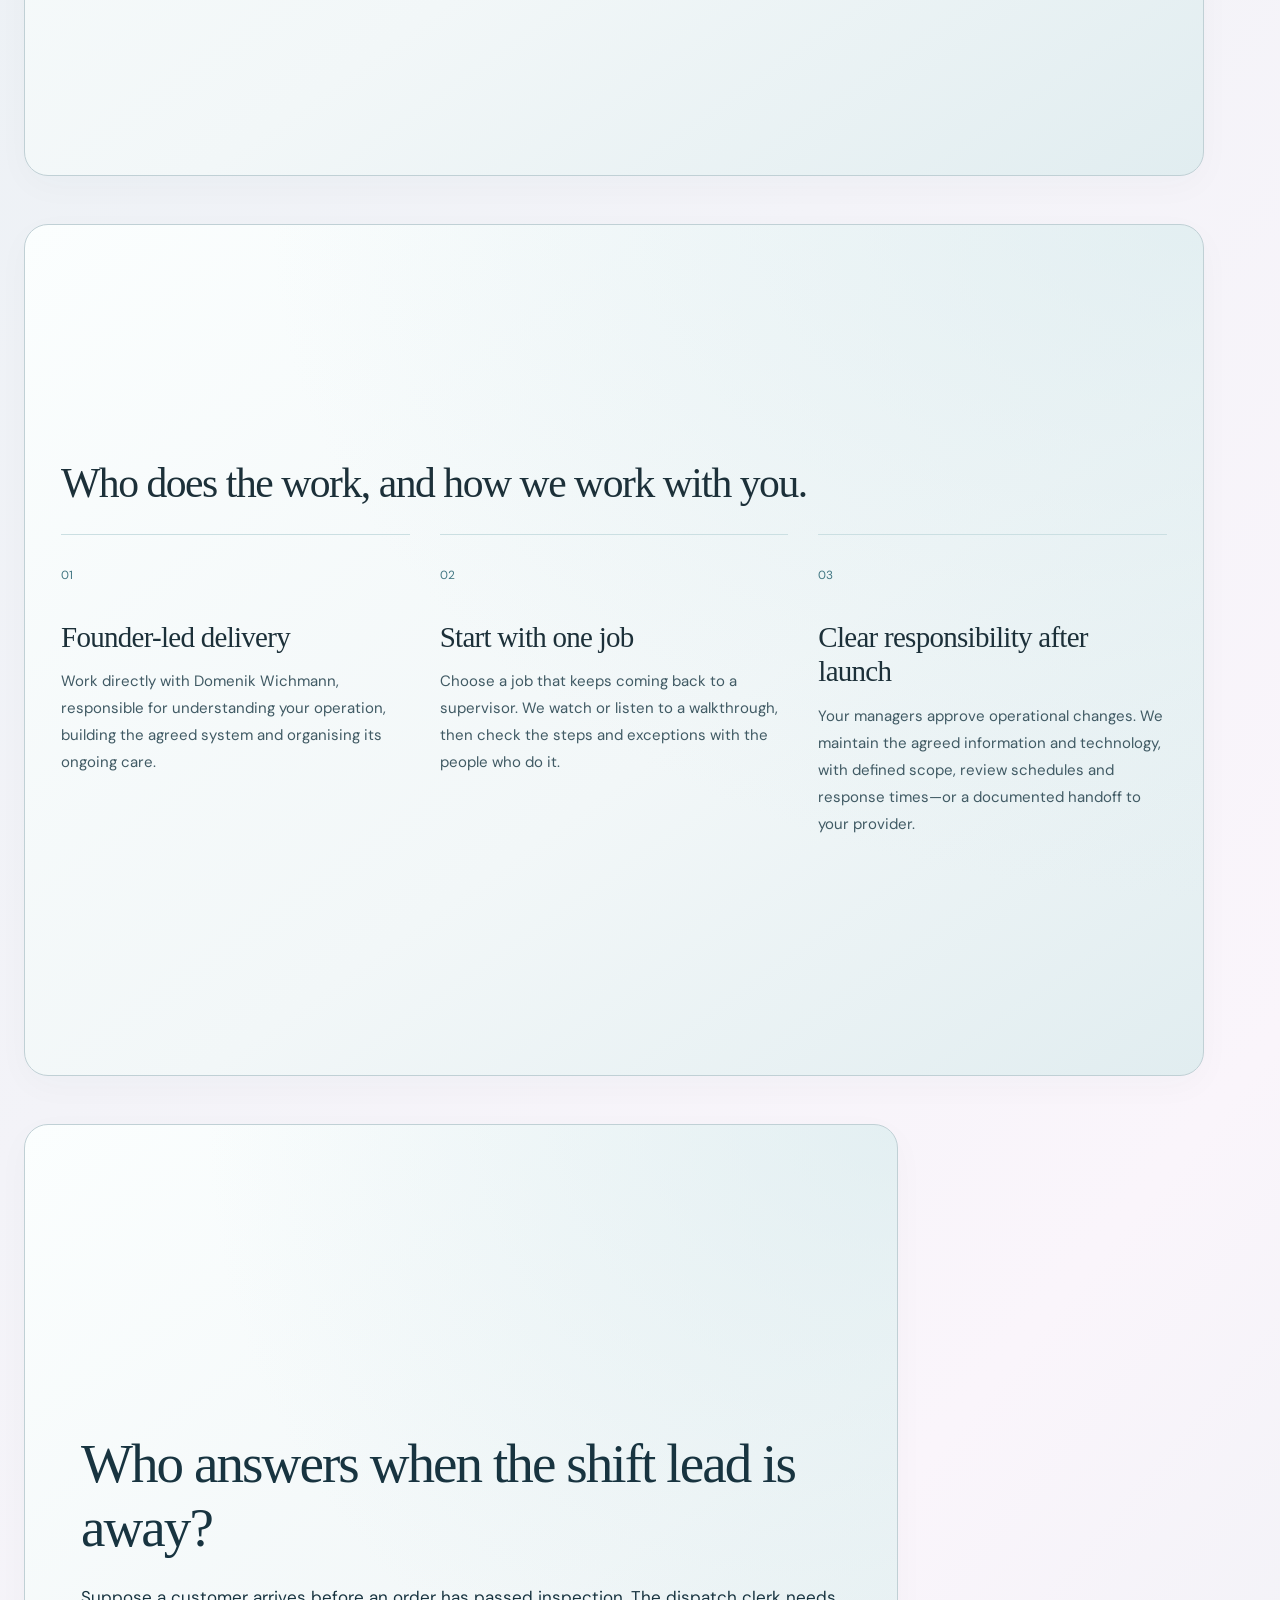
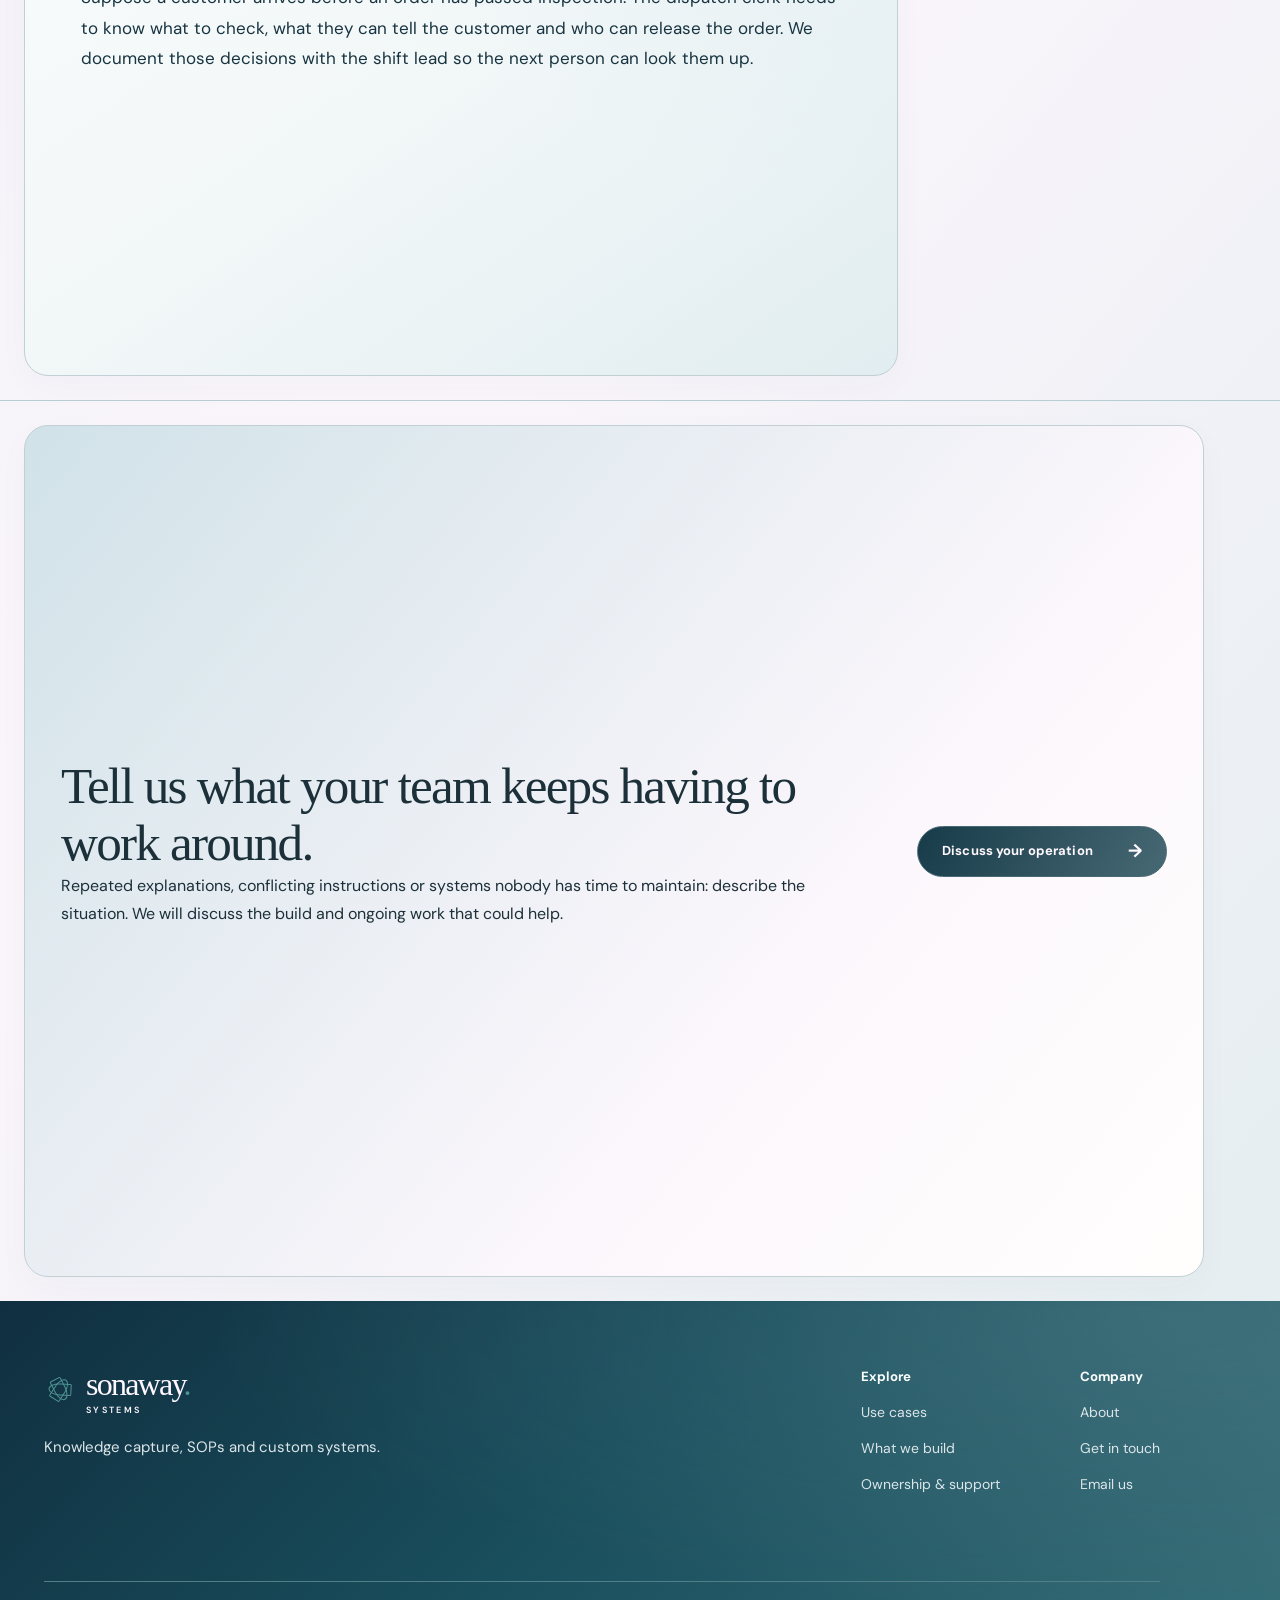
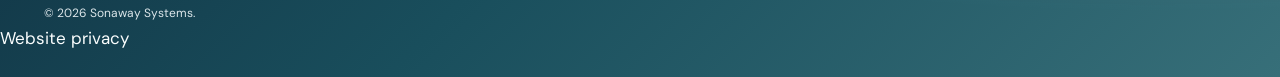
<file: about.html>
<!doctype html>
<html lang="en"><head><meta charset="UTF-8"><meta name="viewport" content="width=device-width,initial-scale=1"><meta name="robots" content="index,follow"><meta name="theme-color" content="#183b49"><meta name="description" content="Sonaway Systems captures staff know-how, reconciles procedures and builds knowledge bases, training and custom tools for small and midsize businesses."><meta property="og:title" content="About Sonaway | Operational operational intelligence"><meta property="og:description" content="Sonaway Systems captures staff know-how, reconciles procedures and builds knowledge bases, training and custom tools for small and midsize businesses."><meta property="og:type" content="website"><meta property="og:image" content="https://sonawaysystems.com/assets/packing-floor-v2.webp"><title>About Sonaway Systems | Operational operational intelligence</title><link rel="icon" href="assets/favicon.svg?v=20261108satin1" type="image/svg+xml"><link rel="preconnect" href="https://fonts.googleapis.com"><link rel="preconnect" href="https://fonts.gstatic.com" crossorigin><link href="https://fonts.googleapis.com/css2?family=DM+Sans:wght@400;500;600;700&amp;family=Manrope:wght@400;500;600;700;800&amp;display=swap" rel="stylesheet"><link href="assets/styles.css?v=systems-whole2" rel="stylesheet"><link href="assets/resort-theme.css?v=systems-whole2" rel="stylesheet"><link href="assets/luxury-editorial.css?v=systems-whole2" rel="stylesheet"><link href="assets/palette.css?v=systems-whole2" rel="stylesheet"><link href="assets/satin-theme.css?v=systems-whole2" rel="stylesheet"><link rel="stylesheet" href="assets/story-chapters.css?v=systems-whole2"><link rel="stylesheet" href="assets/interior-chapters.css?v=systems-whole2"><link rel="stylesheet" href="assets/interaction-motion.css?v=systems-whole2"><link rel="stylesheet" href="assets/clarity-polish.css?v=systems-whole2"><link rel="stylesheet" href="assets/header-polish.css?v=systems-whole2"><script src="assets/systems-nav.js?v=systems-whole2" defer></script><link rel="canonical" href="https://sonawaysystems.com/about.html"><link rel="stylesheet" href="assets/systems-theme.css?v=flow1"><link rel="stylesheet" href="assets/site-cleanup.css?v=nov21"><link rel="stylesheet" href="/assets/ask-sonaway.css?v=chat6"><script defer src="/assets/ask-sonaway.js?v=chat6"></script><link rel="stylesheet" href="/assets/portrait.css?v=1"></head><body class="story-interior"><header class="site-header" id="top"><div class="nav-wrap wrap"><a class="brand" href="index.html" aria-label="Sonaway Systems home"><span class="brand-symbol"><span></span><span></span><span></span></span><span class="brand-name">sonaway<span class="brand-dot">.</span><small class="systems-brand-label">SYSTEMS</small></span></a><nav class="desktop-nav" aria-label="Main navigation"><a href="index.html" class="">Overview</a><details class="systems-offer"><summary>What we offer <span aria-hidden="true">⌄</span></summary><div><a href="knowledge-capture.html">Knowledge Capture &amp; SOPs</a><a href="custom-systems.html">Custom Systems</a></div></details><a href="approach.html" class="">How we work</a><a href="about.html" class="active">About</a></nav><a href="contact.html" class="nav-contact">Discuss a project <span>→</span></a><button class="mobile-menu-button" aria-label="Open menu" aria-expanded="false" aria-controls="mobile-nav"><svg class="icon " width="20" height="20" viewbox="0 0 24 24" fill="none" stroke="currentColor" stroke-width="1.6" stroke-linecap="round" stroke-linejoin="round" aria-hidden="true"><path d="M4 7h16M4 12h16M4 17h16"></path></svg></button></div><nav class="mobile-nav" id="mobile-nav" aria-label="Mobile navigation"><a href="index.html" class="">Overview</a><details class="systems-offer"><summary>What we offer <span aria-hidden="true">⌄</span></summary><div><a href="knowledge-capture.html">Knowledge Capture &amp; SOPs</a><a href="custom-systems.html">Custom Systems</a></div></details><a href="approach.html" class="">How we work</a><a href="about.html" class="active">About</a><a href="contact.html" class="mobile-cta">Discuss a project →</a></nav></header><nav class="story-index" aria-label="Page chapters"><a class="story-index-link" href="#about-overview" data-story-link="0" aria-label="Overview" aria-current="location"><svg viewBox="0 0 24 24" fill="none" stroke="currentColor" stroke-width="1.7" stroke-linecap="round" stroke-linejoin="round" aria-hidden="true"><path d="M3 10.5 12 3l9 7.5 M5.5 9v11h5v-6h3v6h5V9"/></svg><span class="story-index-label">01  Overview</span></a><a class="story-index-link" href="#about-approach" data-story-link="1" aria-label="Our approach"><svg viewBox="0 0 24 24" fill="none" stroke="currentColor" stroke-width="1.7" stroke-linecap="round" stroke-linejoin="round" aria-hidden="true"><path d="M12 3a9 9 0 1 0 .01 0z M16 8l-2 6-6 2 2-6z"/></svg><span class="story-index-label">02  Our approach</span></a><a class="story-index-link" href="#about-principles" data-story-link="2" aria-label="Working principles"><svg viewBox="0 0 24 24" fill="none" stroke="currentColor" stroke-width="1.7" stroke-linecap="round" stroke-linejoin="round" aria-hidden="true"><path d="M8 5H4v16h16V5h-4 M8 3h8v5H8z M8 12h8m-8 4h6"/></svg><span class="story-index-label">03  Working principles</span></a><a class="story-index-link" href="#about-knowledge" data-story-link="3" aria-label="Why knowledge matters"><svg viewBox="0 0 24 24" fill="none" stroke="currentColor" stroke-width="1.7" stroke-linecap="round" stroke-linejoin="round" aria-hidden="true"><path d="M3 4c4-1 6 0 9 2 3-2 5-3 9-2v15c-4-1-6 0-9 2-3-2-5-3-9-2z M12 6v15"/></svg><span class="story-index-label">04  Why knowledge matters</span></a><a class="story-index-link" href="#about-start" data-story-link="4" aria-label="Get started"><svg viewBox="0 0 24 24" fill="none" stroke="currentColor" stroke-width="1.7" stroke-linecap="round" stroke-linejoin="round" aria-hidden="true"><path d="M2.5 5h19v14h-19z M3 6l9 7 9-7"/></svg><span class="story-index-label">05  Get started</span></a></nav><main id="main"><section class="interior-hero short story-chapter" id="about-overview" data-story-label="Overview" data-story-chapter="" data-story-index="0"><div class="story-screen interior-first" id="about-overview-card"><div class="story-surface"><div class="wrap interior-grid content-only"><div><h1>Practical knowledge.<br><em>Built into the way you work.</em></h1><p>Sonaway is a founder-led service that builds and maintains knowledge bases, assistants, training tools, dashboards and integrations for small and midsize businesses. We work with your team to turn practical know-how into tools people can use during the working day.</p><a class="btn btn-primary" href="contact.html">Start a conversation<span aria-hidden="true">→</span></a></div></div></div></div></section>
<section class="section light-section story-chapter" id="about-approach" data-story-label="Our approach" data-story-chapter="" data-story-index="1"><div class="story-screen" id="about-approach-card"><div class="story-surface"><div class="wrap split-section about-story"><div><h2>We start with how your business actually works.</h2></div><div><p>The procedure may be in a binder, the latest change in a message and the useful detail in an experienced colleague’s head. Staff are serving customers and running facilities; maintaining a knowledge system is another job competing for their time.</p><p>We gather documents and staff knowledge, check the gaps with your managers and build the agreed tools around approved information. That can include phone-based answers, reusable training, update workflows, dashboards and connections to existing systems.</p><p>With ongoing care, we keep working with your business: checking sources, maintaining training and integrations, investigating problems and reviewing useful patterns. You own the agreed system and can choose a documented handoff instead.</p></div></div></div></div></section>
<section class="section cream-section story-chapter" id="about-principles" data-story-label="Working principles" data-story-chapter="" data-story-index="2"><div class="story-screen" id="about-principles-card"><div class="story-surface"><div class="wrap"><div class="section-head "><h2>Who does the work, and how we work with you.</h2></div><div class="principles"><div><span class="principle-no">01</span><h3>Founder-led delivery</h3><p>Work directly with Domenik Wichmann, responsible for understanding your operation, building the agreed system and organising its ongoing care.</p></div><div><span class="principle-no">02</span><h3>Start with one job</h3><p>Choose a job that keeps coming back to a supervisor. We watch or listen to a walkthrough, then check the steps and exceptions with the people who do it.</p></div><div><span class="principle-no">03</span><h3>Clear responsibility after launch</h3><p>Your managers approve operational changes. We maintain the agreed information and technology, with defined scope, review schedules and response times—or a documented handoff to your provider.</p></div></div></div></div></div></section>
<section class="photo-quote story-chapter" id="about-knowledge" data-story-label="Why knowledge matters" data-story-chapter="" data-story-index="3"><div class="story-screen" id="about-knowledge-card"><div class="story-surface" style=""><div class="wrap"><div class="photo-quote-card"><h2>Who answers when the shift lead is away?</h2><p>Suppose a customer arrives before an order has passed inspection. The dispatch clerk needs to know what to check, what they can tell the customer and who can release the order. We document those decisions with the shift lead so the next person can look them up.</p></div></div></div></div></section><section class="cta-band story-chapter" id="about-start" data-story-label="Get started" data-story-chapter="" data-story-index="4"><div class="story-screen" id="about-start-card"><div class="story-surface"><div class="wrap cta-band-inner"><div><h2>Tell us what your team keeps having to work around.</h2><p>Repeated explanations, conflicting instructions or systems nobody has time to maintain: describe the situation. We will discuss the build and ongoing work that could help.</p></div><a class="btn btn-light" href="contact.html">Discuss your operation<span aria-hidden="true">→</span></a></div></div></div></section>
</main><footer class="footer"><div class="wrap"><div class="footer-top"><div><a class="brand footer-brand" href="index.html" aria-label="Sonaway Systems home"><span class="brand-symbol"><span></span><span></span><span></span></span><span class="brand-name">sonaway<span class="brand-dot">.</span><small class="systems-brand-label">SYSTEMS</small></span></a><p>Knowledge capture, SOPs and custom systems.</p></div><div class="footer-nav"><div><strong>Explore</strong><a href="industries.html">Use cases</a><a href="custom-systems.html">What we build</a><a href="approach.html">Ownership &amp; support</a></div><div><strong>Company</strong><a href="about.html">About</a><a href="contact.html">Get in touch</a><a href="mailto:domenik@sonaway.com">Email us</a></div></div></div><div class="footer-bottom"><span>© 2026 Sonaway Systems.</span></div></div><a href="privacy.html">Website privacy</a></footer><script src="assets/site.js?v=nov20" defer></script><script src="assets/story-chapters.js?v=systems-whole2" defer></script><script src="assets/photo-hero.js?v=systems-whole2" defer></script><script src="assets/interaction-motion.js?v=systems-whole2" defer></script><script src="assets/clarity-polish.js?v=systems-whole2" defer></script></body></html>
</file>
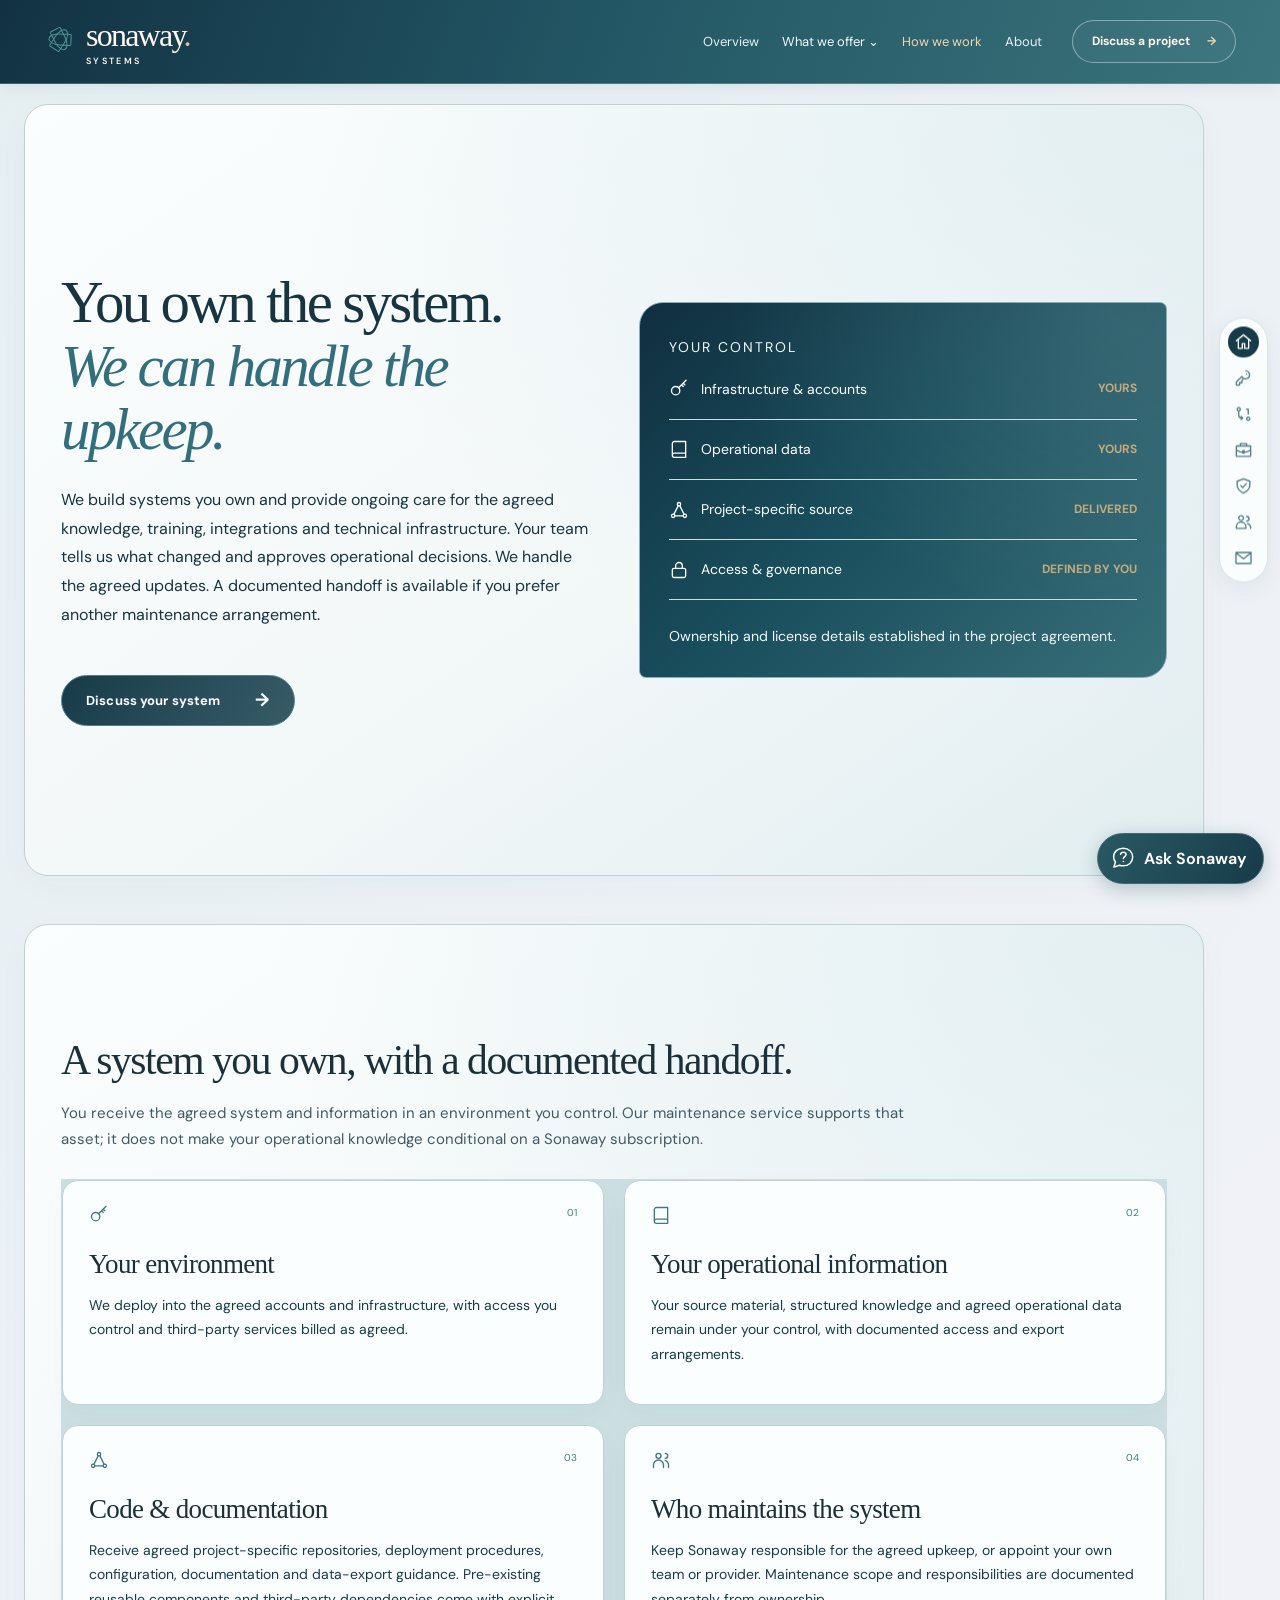
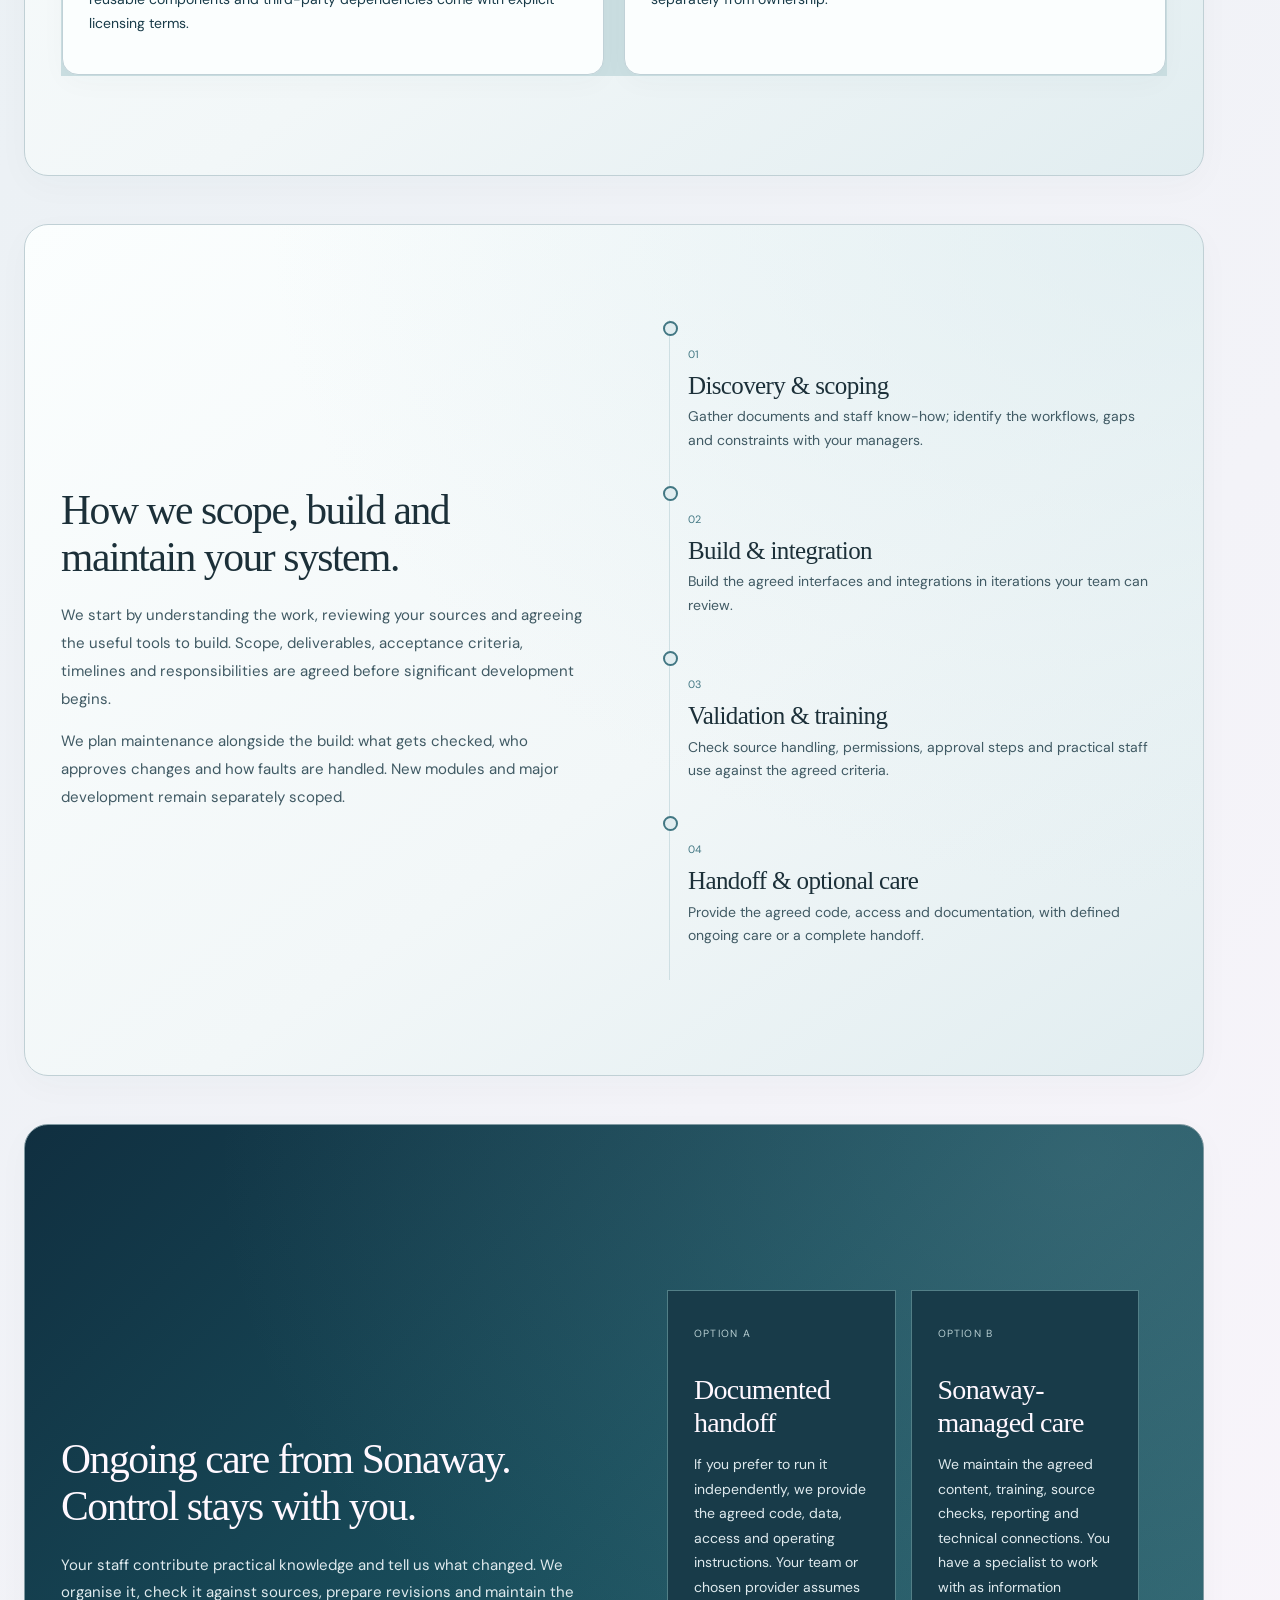
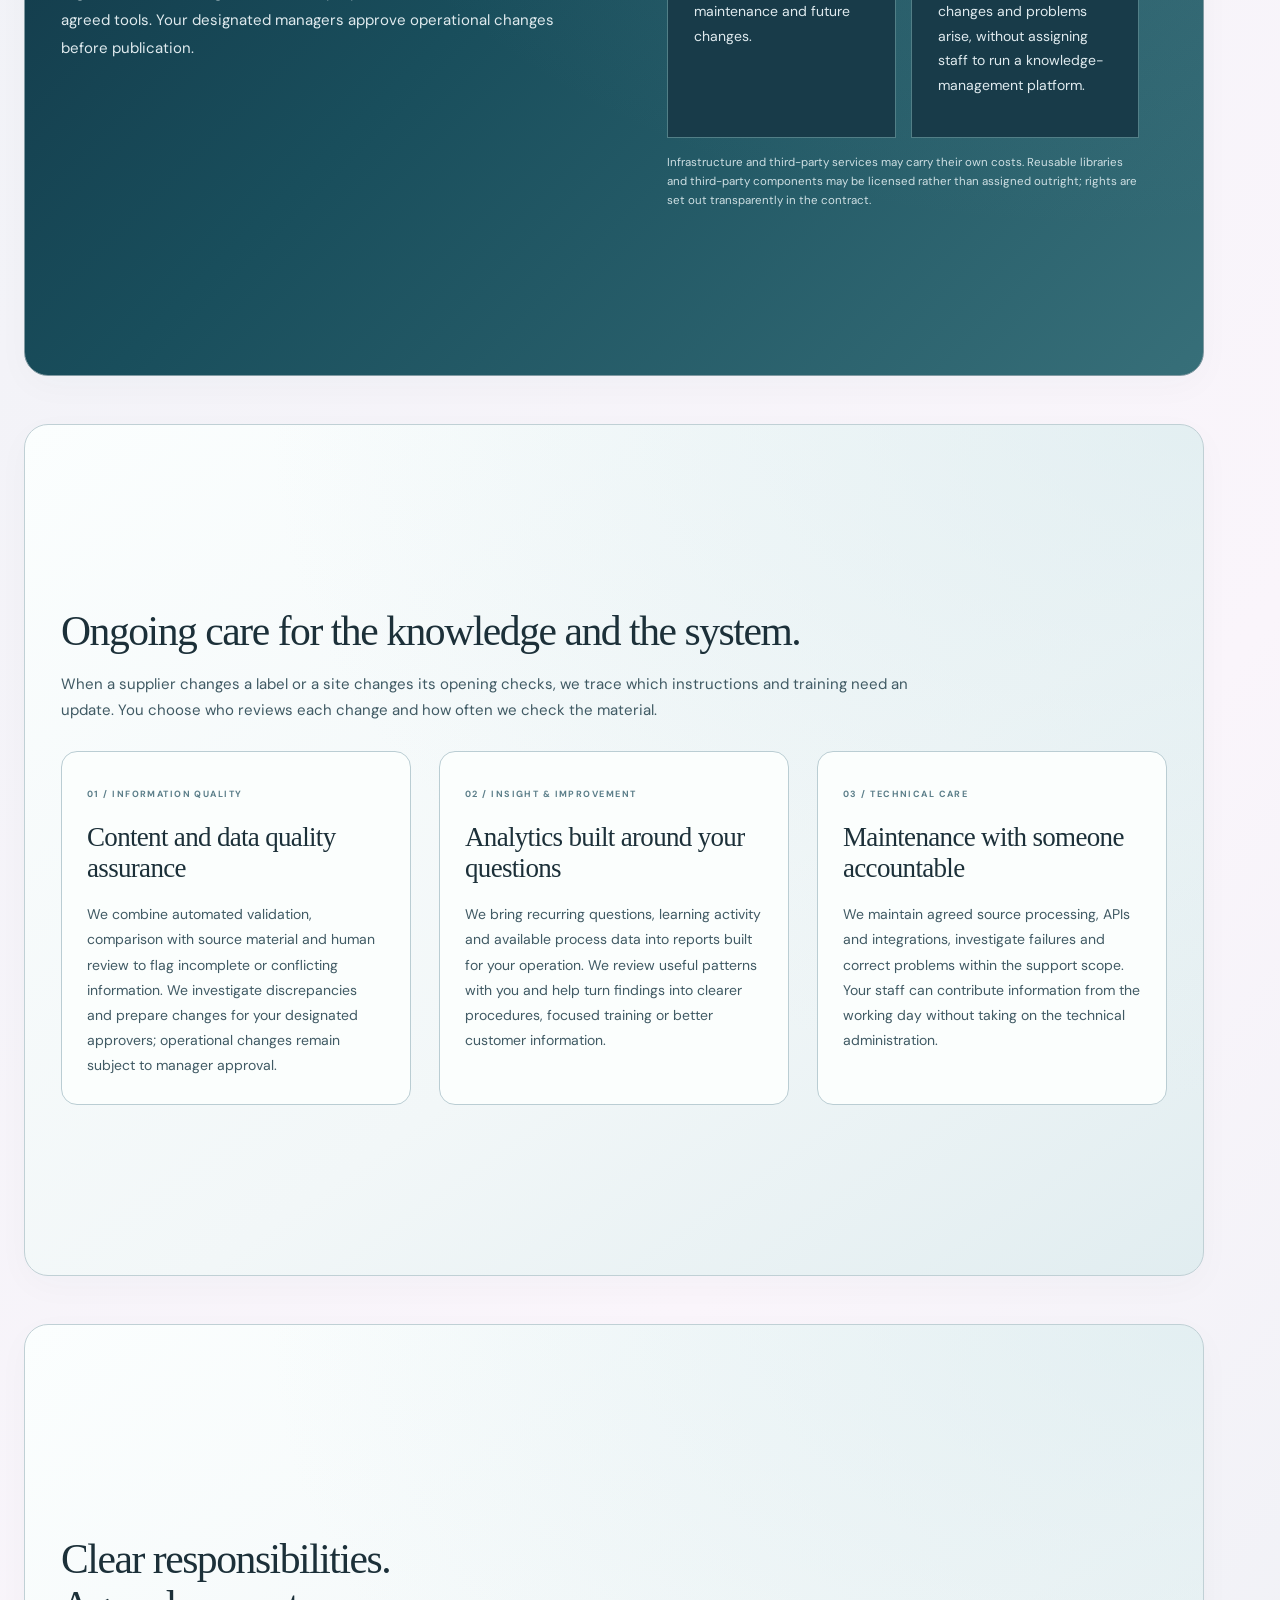
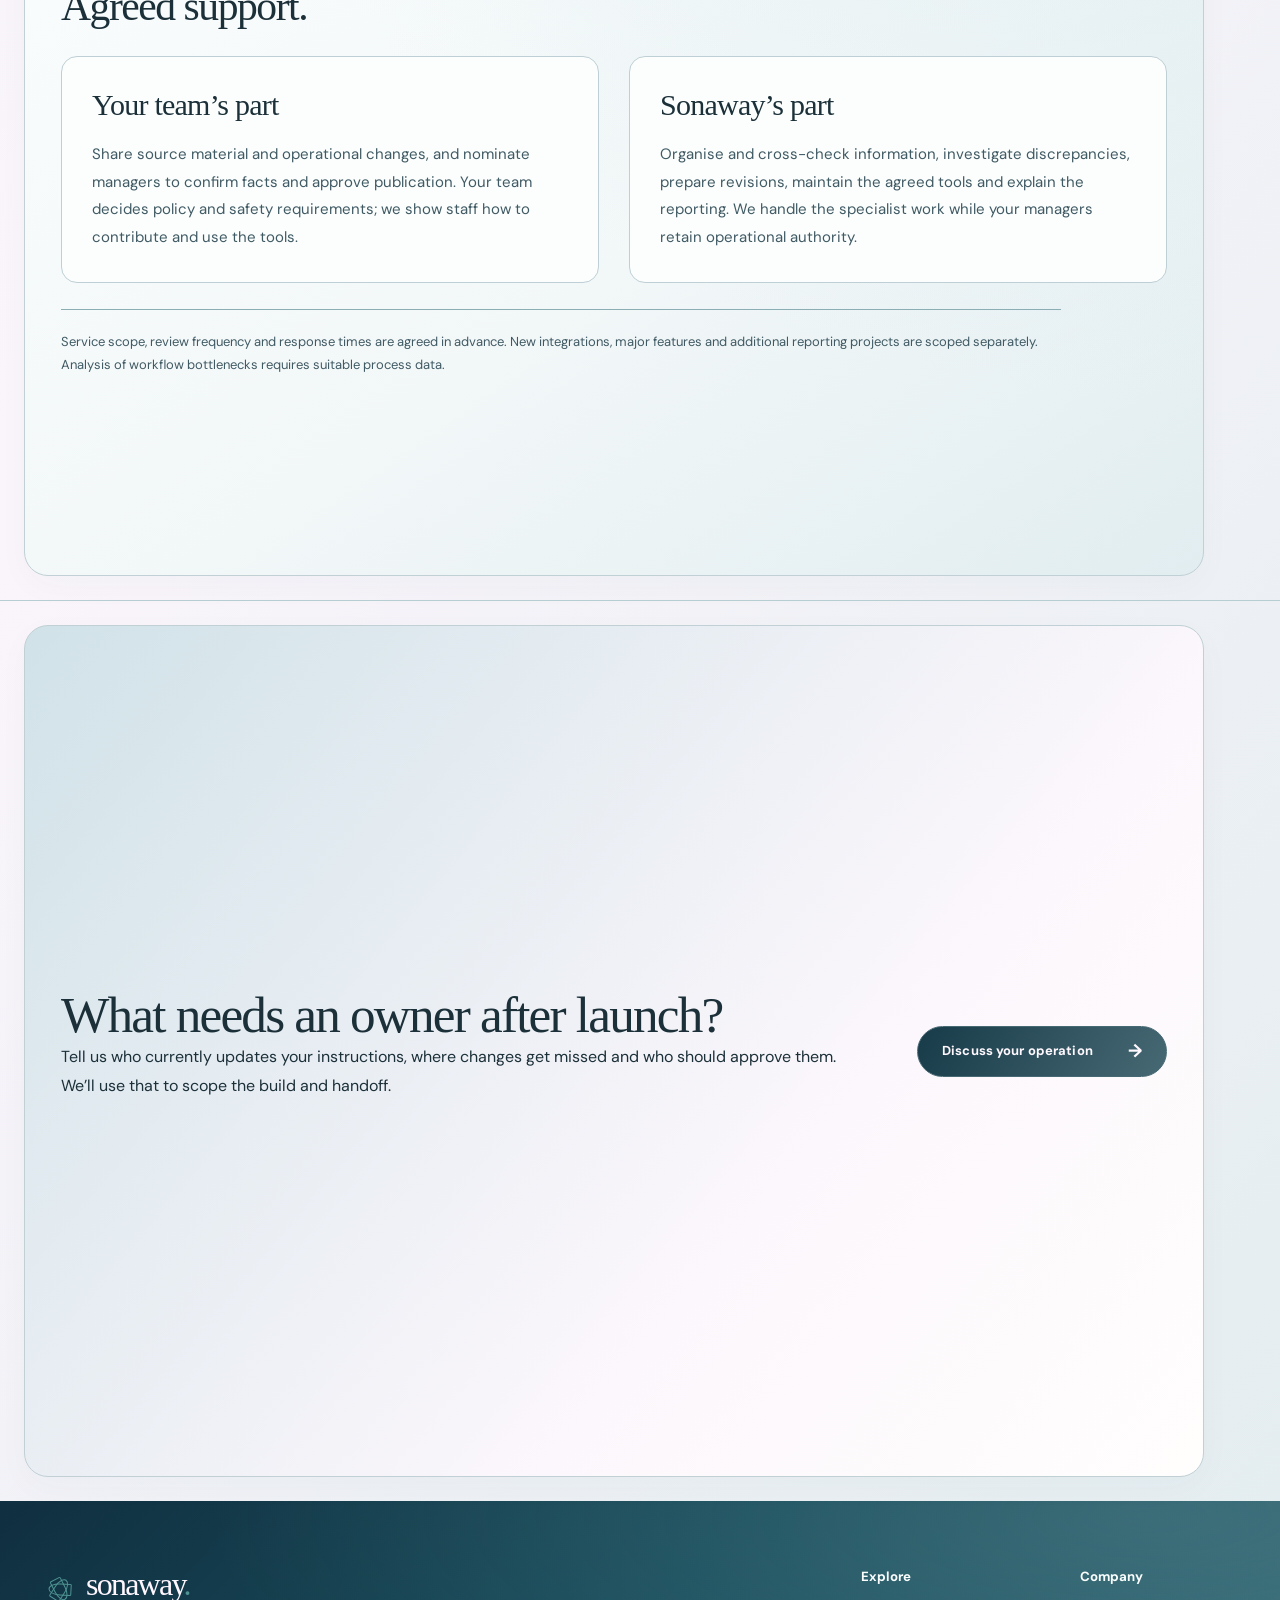
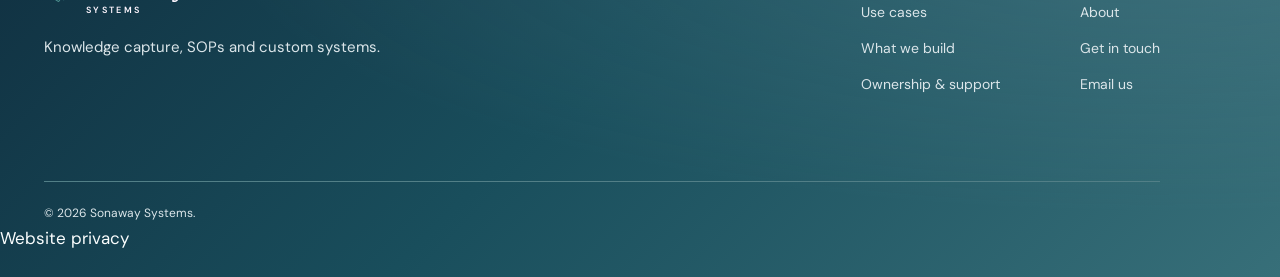
<file: approach.html>
<!doctype html>
<html lang="en"><head><meta charset="UTF-8"><meta name="viewport" content="width=device-width,initial-scale=1"><meta name="robots" content="index,follow"><meta name="theme-color" content="#183b49"><meta name="description" content="Sonaway Systems captures staff know-how, reconciles procedures and builds knowledge bases, training and custom tools for small and midsize businesses."><meta property="og:title" content="Ownership &amp; Delivery | Sonaway"><meta property="og:description" content="Sonaway Systems captures staff know-how, reconciles procedures and builds knowledge bases, training and custom tools for small and midsize businesses."><meta property="og:type" content="website"><meta property="og:image" content="https://sonawaysystems.com/assets/packing-floor-v2.webp"><title>Ownership &amp; Delivery | Sonaway</title><link rel="icon" href="assets/favicon.svg?v=20261108satin1" type="image/svg+xml"><link rel="preconnect" href="https://fonts.googleapis.com"><link rel="preconnect" href="https://fonts.gstatic.com" crossorigin><link href="https://fonts.googleapis.com/css2?family=DM+Sans:wght@400;500;600;700&amp;family=Manrope:wght@400;500;600;700;800&amp;display=swap" rel="stylesheet"><link href="assets/styles.css?v=systems-whole2" rel="stylesheet"><link href="assets/resort-theme.css?v=systems-whole2" rel="stylesheet"><link href="assets/luxury-editorial.css?v=systems-whole2" rel="stylesheet"><link href="assets/palette.css?v=systems-whole2" rel="stylesheet"><link href="assets/satin-theme.css?v=systems-whole2" rel="stylesheet"><link rel="stylesheet" href="assets/story-chapters.css?v=systems-whole2"><link rel="stylesheet" href="assets/interior-chapters.css?v=systems-whole2"><link rel="stylesheet" href="assets/interaction-motion.css?v=systems-whole2"><link rel="stylesheet" href="assets/clarity-polish.css?v=systems-whole2"><link rel="stylesheet" href="assets/header-polish.css?v=systems-whole2"><script src="assets/systems-nav.js?v=systems-whole2" defer></script><link rel="canonical" href="https://sonawaysystems.com/approach.html"><link rel="stylesheet" href="assets/systems-theme.css?v=flow1"><link rel="stylesheet" href="assets/site-cleanup.css?v=nov21"><link rel="stylesheet" href="/assets/ask-sonaway.css?v=chat6"><script defer src="/assets/ask-sonaway.js?v=chat6"></script><link rel="stylesheet" href="/assets/portrait.css?v=1"></head><body class="story-interior"><header class="site-header" id="top"><div class="nav-wrap wrap"><a class="brand" href="index.html" aria-label="Sonaway Systems home"><span class="brand-symbol"><span></span><span></span><span></span></span><span class="brand-name">sonaway<span class="brand-dot">.</span><small class="systems-brand-label">SYSTEMS</small></span></a><nav class="desktop-nav" aria-label="Main navigation"><a href="index.html" class="">Overview</a><details class="systems-offer"><summary>What we offer <span aria-hidden="true">⌄</span></summary><div><a href="knowledge-capture.html">Knowledge Capture &amp; SOPs</a><a href="custom-systems.html">Custom Systems</a></div></details><a href="approach.html" class="active">How we work</a><a href="about.html" class="">About</a></nav><a href="contact.html" class="nav-contact">Discuss a project <span>→</span></a><button class="mobile-menu-button" aria-label="Open menu" aria-expanded="false" aria-controls="mobile-nav"><svg class="icon " width="20" height="20" viewbox="0 0 24 24" fill="none" stroke="currentColor" stroke-width="1.6" stroke-linecap="round" stroke-linejoin="round" aria-hidden="true"><path d="M4 7h16M4 12h16M4 17h16"></path></svg></button></div><nav class="mobile-nav" id="mobile-nav" aria-label="Mobile navigation"><a href="index.html" class="">Overview</a><details class="systems-offer"><summary>What we offer <span aria-hidden="true">⌄</span></summary><div><a href="knowledge-capture.html">Knowledge Capture &amp; SOPs</a><a href="custom-systems.html">Custom Systems</a></div></details><a href="approach.html" class="active">How we work</a><a href="about.html" class="">About</a><a href="contact.html" class="mobile-cta">Discuss a project →</a></nav></header><nav class="story-index" aria-label="Page chapters"><a class="story-index-link" href="#ownership-overview" data-story-link="0" aria-label="Overview" aria-current="location"><svg viewBox="0 0 24 24" fill="none" stroke="currentColor" stroke-width="1.7" stroke-linecap="round" stroke-linejoin="round" aria-hidden="true"><path d="M3 10.5 12 3l9 7.5 M5.5 9v11h5v-6h3v6h5V9"/></svg><span class="story-index-label">01  Overview</span></a><a class="story-index-link" href="#ownership-deliverables" data-story-link="1" aria-label="What you own"><svg viewBox="0 0 24 24" fill="none" stroke="currentColor" stroke-width="1.7" stroke-linecap="round" stroke-linejoin="round" aria-hidden="true"><path d="M15 3a5 5 0 1 1-5 7l-7 7v4h4v-3h3v-3l2-2 M16 7h.02"/></svg><span class="story-index-label">02  What you own</span></a><a class="story-index-link" href="#ownership-delivery" data-story-link="2" aria-label="Project delivery"><svg viewBox="0 0 24 24" fill="none" stroke="currentColor" stroke-width="1.7" stroke-linecap="round" stroke-linejoin="round" aria-hidden="true"><path d="M6 4a2 2 0 1 0 .01 0z M18 16a2 2 0 1 0 .01 0z M6 8v6a3 3 0 0 0 3 3h2 M11 17l-2-2m2 2-2 2 M16 6h2v6"/></svg><span class="story-index-label">03  Project delivery</span></a><a class="story-index-link" href="#ownership-options" data-story-link="3" aria-label="Handoff or care"><svg viewBox="0 0 24 24" fill="none" stroke="currentColor" stroke-width="1.7" stroke-linecap="round" stroke-linejoin="round" aria-hidden="true"><path d="M3 7h18v13H3z M8 7V4h8v3 M3 12c6 4 12 4 18 0 M11 13h2v3h-2z"/></svg><span class="story-index-label">04  Handoff or care</span></a><a class="story-index-link" href="#managed-care" data-story-link="4" aria-label="Managed care"><svg viewBox="0 0 24 24" fill="none" stroke="currentColor" stroke-width="1.7" stroke-linecap="round" stroke-linejoin="round" aria-hidden="true"><path d="M12 3 4 6v5c0 5 4 8 8 10 4-2 8-5 8-10V6z M8.5 11.5l2.5 2.5 4.5-5"/></svg><span class="story-index-label">05  Managed care</span></a><a class="story-index-link" href="#care-responsibilities" data-story-link="5" aria-label="Responsibilities"><svg viewBox="0 0 24 24" fill="none" stroke="currentColor" stroke-width="1.7" stroke-linecap="round" stroke-linejoin="round" aria-hidden="true"><path d="M9 4a3 3 0 1 0 .01 0z M3 20v-2a6 6 0 0 1 12 0v2z M16 5a3 3 0 0 1 0 6 M17 14a5 5 0 0 1 4 5v1"/></svg><span class="story-index-label">06  Responsibilities</span></a><a class="story-index-link" href="#ownership-start" data-story-link="6" aria-label="Get started"><svg viewBox="0 0 24 24" fill="none" stroke="currentColor" stroke-width="1.7" stroke-linecap="round" stroke-linejoin="round" aria-hidden="true"><path d="M2.5 5h19v14h-19z M3 6l9 7 9-7"/></svg><span class="story-index-label">07  Get started</span></a></nav><main id="main"><section class="interior-hero short story-chapter" id="ownership-overview" data-story-label="Overview" data-story-chapter="" data-story-index="0"><div class="story-screen interior-first" id="ownership-overview-card"><div class="story-surface"><div class="wrap interior-grid"><div><h1>You own the system.<br><em>We can handle the upkeep.</em></h1><p>We build systems you own and provide ongoing care for the agreed knowledge, training, integrations and technical infrastructure. Your team tells us what changed and approves operational decisions. We handle the agreed updates. A documented handoff is available if you prefer another maintenance arrangement.</p><a class="btn btn-primary" href="contact.html">Discuss your system <span aria-hidden="true">→</span></a></div><div class="ownership-hero-panel"><span>YOUR CONTROL</span><div class="control-item"><svg class="icon " width="20" height="20" viewbox="0 0 24 24" fill="none" stroke="currentColor" stroke-width="1.6" stroke-linecap="round" stroke-linejoin="round" aria-hidden="true"><circle cx="8" cy="14" r="5"></circle><path d="m11.5 10.5 9-9M17 5l2 2m-4 0 2 2"></path></svg><span>Infrastructure &amp; accounts</span><strong>YOURS</strong></div><div class="control-item"><svg class="icon " width="20" height="20" viewbox="0 0 24 24" fill="none" stroke="currentColor" stroke-width="1.6" stroke-linecap="round" stroke-linejoin="round" aria-hidden="true"><path d="M4 19.5A2.5 2.5 0 0 1 6.5 17H20V3H6.5A2.5 2.5 0 0 0 4 5.5Zm0 0A2.5 2.5 0 0 0 6.5 22H20v-5"></path></svg><span>Operational data</span><strong>YOURS</strong></div><div class="control-item"><svg class="icon " width="20" height="20" viewbox="0 0 24 24" fill="none" stroke="currentColor" stroke-width="1.6" stroke-linecap="round" stroke-linejoin="round" aria-hidden="true"><circle cx="12" cy="5" r="2"></circle><circle cx="5" cy="19" r="2"></circle><circle cx="19" cy="19" r="2"></circle><path d="m11 7-5 10m7-10 5 10M7 19h10"></path></svg><span>Project-specific source</span><strong>DELIVERED</strong></div><div class="control-item"><svg class="icon " width="20" height="20" viewbox="0 0 24 24" fill="none" stroke="currentColor" stroke-width="1.6" stroke-linecap="round" stroke-linejoin="round" aria-hidden="true"><rect x="4" y="10" width="16" height="11" rx="2"></rect><path d="M8 10V7a4 4 0 1 1 8 0v3"></path></svg><span>Access &amp; governance</span><strong>DEFINED BY YOU</strong></div><small>Ownership and license details established in the project agreement.</small></div></div></div></div></section>
<section class="section light-section story-chapter" id="ownership-deliverables" data-story-label="What you own" data-story-chapter="" data-story-index="1"><div class="story-screen" id="ownership-deliverables-card"><div class="story-surface"><div class="wrap"><div class="section-head "><h2>A system you own, with a documented handoff.</h2><p>You receive the agreed system and information in an environment you control. Our maintenance service supports that asset; it does not make your operational knowledge conditional on a Sonaway subscription.</p></div><div class="ownership-features"><article class="feature-card"><div class="feature-top"><span class="feature-icon"><svg class="icon " width="20" height="20" viewbox="0 0 24 24" fill="none" stroke="currentColor" stroke-width="1.6" stroke-linecap="round" stroke-linejoin="round" aria-hidden="true"><circle cx="8" cy="14" r="5"></circle><path d="m11.5 10.5 9-9M17 5l2 2m-4 0 2 2"></path></svg></span><span class="feature-num">01</span></div><h3>Your environment</h3><p>We deploy into the agreed accounts and infrastructure, with access you control and third-party services billed as agreed.</p></article><article class="feature-card"><div class="feature-top"><span class="feature-icon"><svg class="icon " width="20" height="20" viewbox="0 0 24 24" fill="none" stroke="currentColor" stroke-width="1.6" stroke-linecap="round" stroke-linejoin="round" aria-hidden="true"><path d="M4 19.5A2.5 2.5 0 0 1 6.5 17H20V3H6.5A2.5 2.5 0 0 0 4 5.5Zm0 0A2.5 2.5 0 0 0 6.5 22H20v-5"></path></svg></span><span class="feature-num">02</span></div><h3>Your operational information</h3><p>Your source material, structured knowledge and agreed operational data remain under your control, with documented access and export arrangements.</p></article><article class="feature-card"><div class="feature-top"><span class="feature-icon"><svg class="icon " width="20" height="20" viewbox="0 0 24 24" fill="none" stroke="currentColor" stroke-width="1.6" stroke-linecap="round" stroke-linejoin="round" aria-hidden="true"><circle cx="12" cy="5" r="2"></circle><circle cx="5" cy="19" r="2"></circle><circle cx="19" cy="19" r="2"></circle><path d="m11 7-5 10m7-10 5 10M7 19h10"></path></svg></span><span class="feature-num">03</span></div><h3>Code &amp; documentation</h3><p>Receive agreed project-specific repositories, deployment procedures, configuration, documentation and data-export guidance. Pre-existing reusable components and third-party dependencies come with explicit licensing terms.</p></article><article class="feature-card"><div class="feature-top"><span class="feature-icon"><svg class="icon " width="20" height="20" viewbox="0 0 24 24" fill="none" stroke="currentColor" stroke-width="1.6" stroke-linecap="round" stroke-linejoin="round" aria-hidden="true"><circle cx="9" cy="7" r="3"></circle><path d="M3 21v-3a6 6 0 0 1 12 0v3M17 4a3 3 0 0 1 0 6m4 11v-3a6 6 0 0 0-4-5.65"></path></svg></span><span class="feature-num">04</span></div><h3>Who maintains the system</h3><p>Keep Sonaway responsible for the agreed upkeep, or appoint your own team or provider. Maintenance scope and responsibilities are documented separately from ownership.</p></article></div></div></div></div></section>
<section class="section cream-section story-chapter" id="ownership-delivery" data-story-label="Project delivery" data-story-chapter="" data-story-index="2"><div class="story-screen" id="ownership-delivery-card"><div class="story-surface"><div class="wrap split-section"><div><h2>How we scope, build and maintain your system.</h2><p>We start by understanding the work, reviewing your sources and agreeing the useful tools to build. Scope, deliverables, acceptance criteria, timelines and responsibilities are agreed before significant development begins.</p><p>We plan maintenance alongside the build: what gets checked, who approves changes and how faults are handled. New modules and major development remain separately scoped.</p></div><div class="delivery-timeline"><div><span>01</span><h3>Discovery &amp; scoping</h3><p>Gather documents and staff know-how; identify the workflows, gaps and constraints with your managers.</p></div><div><span>02</span><h3>Build &amp; integration</h3><p>Build the agreed interfaces and integrations in iterations your team can review.</p></div><div><span>03</span><h3>Validation &amp; training</h3><p>Check source handling, permissions, approval steps and practical staff use against the agreed criteria.</p></div><div><span>04</span><h3>Handoff &amp; optional care</h3><p>Provide the agreed code, access and documentation, with defined ongoing care or a complete handoff.</p></div></div></div></div></div></section>
<section class="section dark-section story-chapter" id="ownership-options" data-story-label="Handoff or care" data-story-chapter="" data-story-index="3"><div class="story-screen" id="ownership-options-card"><div class="story-surface"><div class="wrap split-section"><div><h2>Ongoing care from Sonaway.<br>Control stays with you.</h2><p>Your staff contribute practical knowledge and tell us what changed. We organise it, check it against sources, prepare revisions and maintain the agreed tools. Your designated managers approve operational changes before publication.</p></div><div class="support-panel"><div><span>OPTION A</span><h3>Documented handoff</h3><p>If you prefer to run it independently, we provide the agreed code, data, access and operating instructions. Your team or chosen provider assumes maintenance and future changes.</p></div><div><span>OPTION B</span><h3>Sonaway-managed care</h3><p>We maintain the agreed content, training, source checks, reporting and technical connections. You have a specialist to work with as information changes and problems arise, without assigning staff to run a knowledge-management platform.</p></div><small>Infrastructure and third-party services may carry their own costs. Reusable libraries and third-party components may be licensed rather than assigned outright; rights are set out transparently in the contract.</small></div></div></div></div></section><section class="section cream-section story-chapter" id="managed-care" data-story-label="Managed care" data-story-chapter="" data-story-index="4"><div class="story-screen" id="managed-care-card"><div class="story-surface"><div class="wrap"><div class="section-head"><h2>Ongoing care for the knowledge and the system.</h2><p>When a supplier changes a label or a site changes its opening checks, we trace which instructions and training need an update. You choose who reviews each change and how often we check the material.</p></div><div class="managed-services"><article><span class="micro">01 / INFORMATION QUALITY</span><h3>Content and data quality assurance</h3><p>We combine automated validation, comparison with source material and human review to flag incomplete or conflicting information. We investigate discrepancies and prepare changes for your designated approvers; operational changes remain subject to manager approval.</p></article><article><span class="micro">02 / INSIGHT &amp; IMPROVEMENT</span><h3>Analytics built around your questions</h3><p>We bring recurring questions, learning activity and available process data into reports built for your operation. We review useful patterns with you and help turn findings into clearer procedures, focused training or better customer information.</p></article><article><span class="micro">03 / TECHNICAL CARE</span><h3>Maintenance with someone accountable</h3><p>We maintain agreed source processing, APIs and integrations, investigate failures and correct problems within the support scope. Your staff can contribute information from the working day without taking on the technical administration.</p></article></div></div></div></div></section><section class="section cream-section story-chapter" id="care-responsibilities" data-story-label="Responsibilities" data-story-chapter="" data-story-index="5"><div class="story-screen" id="care-responsibilities-card"><div class="story-surface"><div class="wrap"><div class="section-head"><h2>Clear responsibilities.<br>Agreed support.</h2></div><div class="managed-responsibilities"><div><h3>Your team’s part</h3><p>Share source material and operational changes, and nominate managers to confirm facts and approve publication. Your team decides policy and safety requirements; we show staff how to contribute and use the tools.</p></div><div><h3>Sonaway’s part</h3><p>Organise and cross-check information, investigate discrepancies, prepare revisions, maintain the agreed tools and explain the reporting. We handle the specialist work while your managers retain operational authority.</p></div></div><p class="managed-ownership">Service scope, review frequency and response times are agreed in advance. New integrations, major features and additional reporting projects are scoped separately. Analysis of workflow bottlenecks requires suitable process data.</p></div></div></div></section><section class="cta-band story-chapter" id="ownership-start" data-story-label="Get started" data-story-chapter="" data-story-index="6"><div class="story-screen" id="ownership-start-card"><div class="story-surface"><div class="wrap cta-band-inner"><div><h2>What needs an owner after launch?</h2><p>Tell us who currently updates your instructions, where changes get missed and who should approve them. We’ll use that to scope the build and handoff.</p></div><a class="btn btn-light" href="contact.html">Discuss your operation<span aria-hidden="true">→</span></a></div></div></div></section>
</main><footer class="footer"><div class="wrap"><div class="footer-top"><div><a class="brand footer-brand" href="index.html" aria-label="Sonaway Systems home"><span class="brand-symbol"><span></span><span></span><span></span></span><span class="brand-name">sonaway<span class="brand-dot">.</span><small class="systems-brand-label">SYSTEMS</small></span></a><p>Knowledge capture, SOPs and custom systems.</p></div><div class="footer-nav"><div><strong>Explore</strong><a href="industries.html">Use cases</a><a href="custom-systems.html">What we build</a><a href="approach.html">Ownership &amp; support</a></div><div><strong>Company</strong><a href="about.html">About</a><a href="contact.html">Get in touch</a><a href="mailto:domenik@sonaway.com">Email us</a></div></div></div><div class="footer-bottom"><span>© 2026 Sonaway Systems.</span></div></div><a href="privacy.html">Website privacy</a></footer><script src="assets/site.js?v=nov20" defer></script><script src="assets/story-chapters.js?v=systems-whole2" defer></script><script src="assets/photo-hero.js?v=systems-whole2" defer></script><script src="assets/interaction-motion.js?v=systems-whole2" defer></script><script src="assets/clarity-polish.js?v=systems-whole2" defer></script></body></html>
</file>
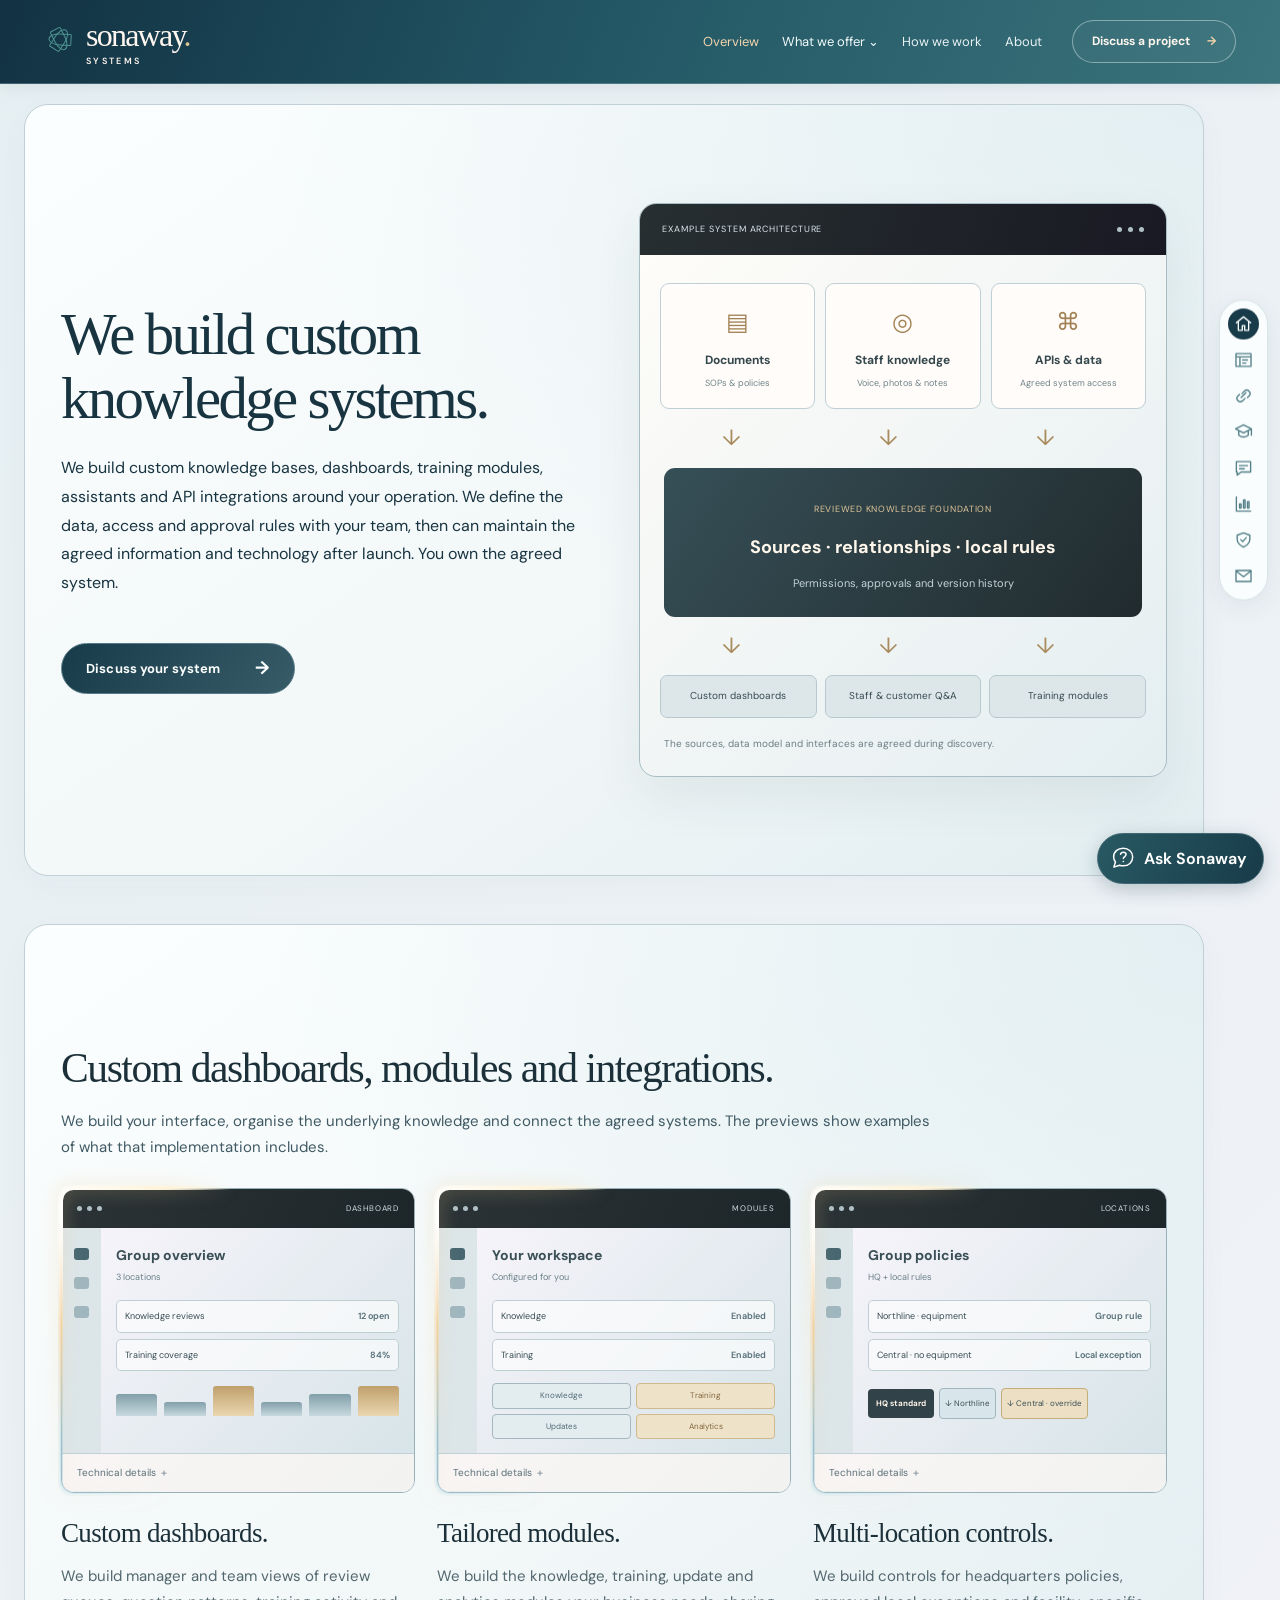
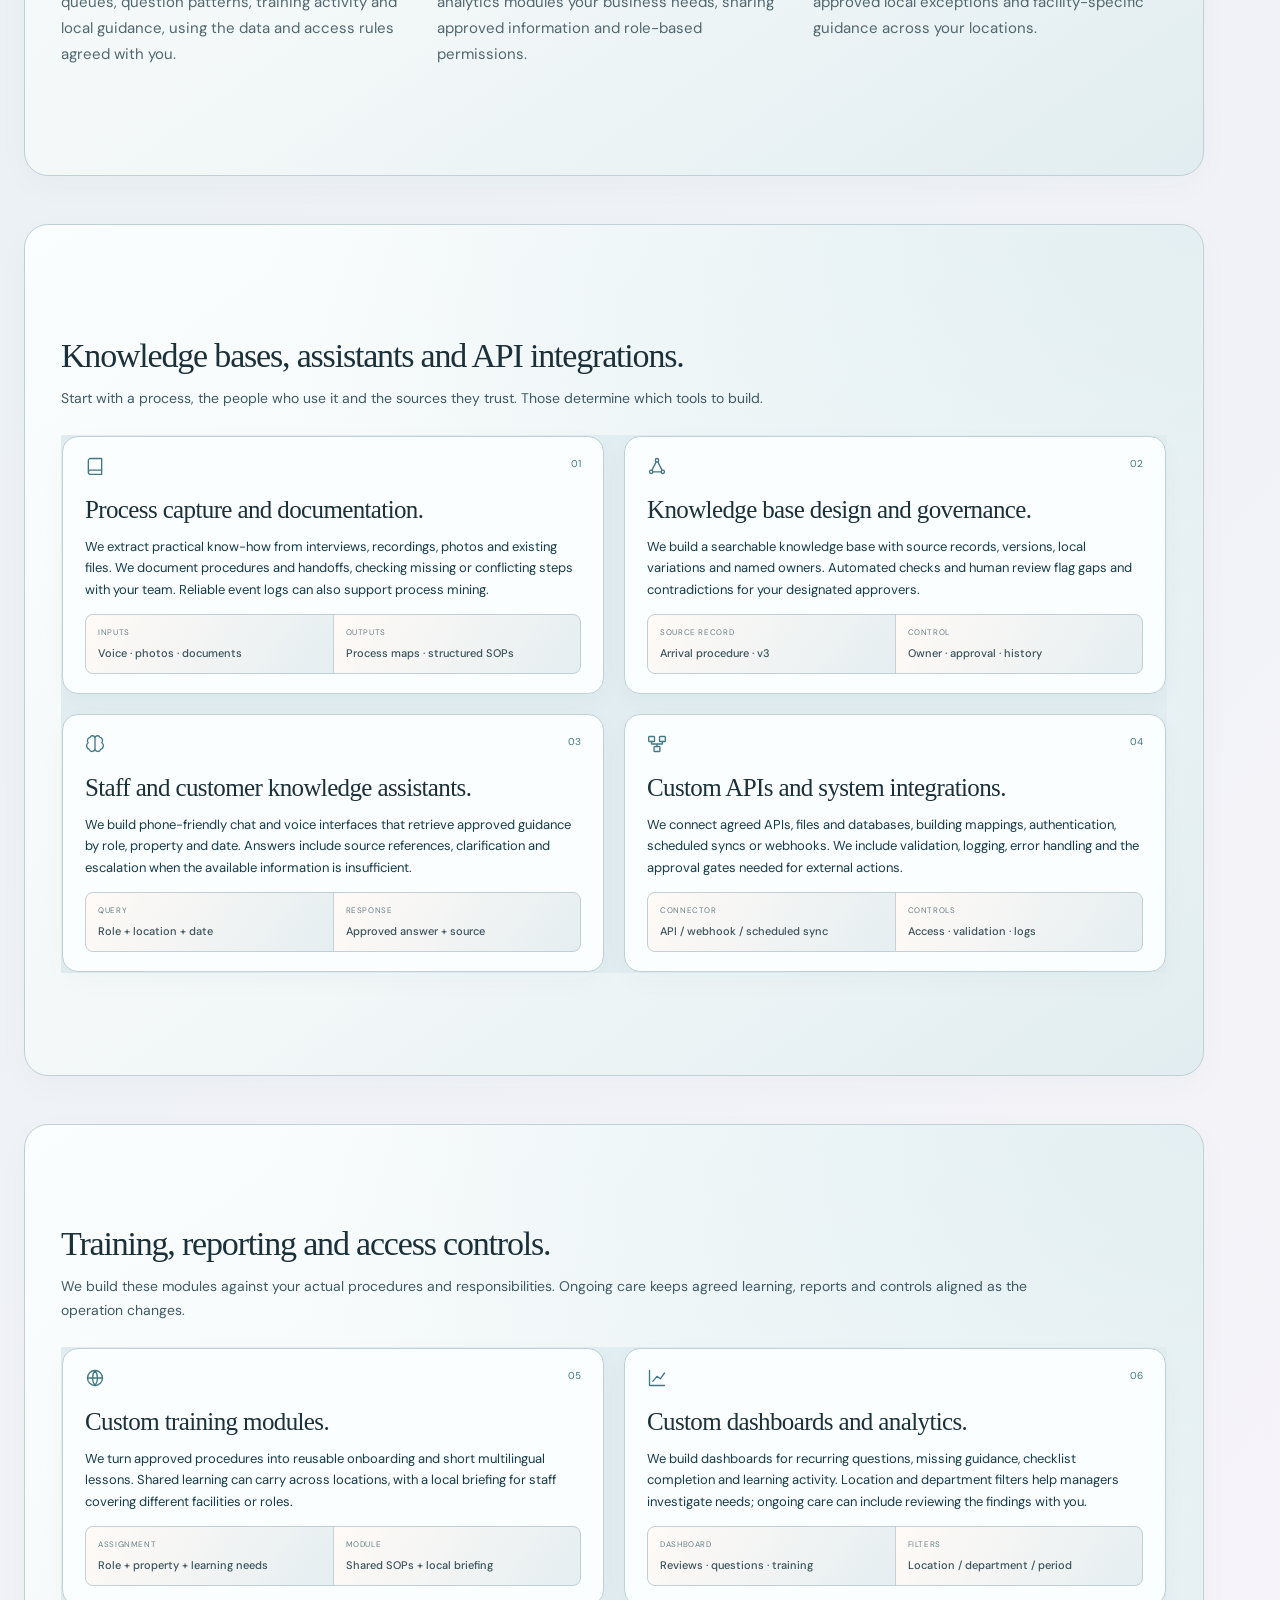
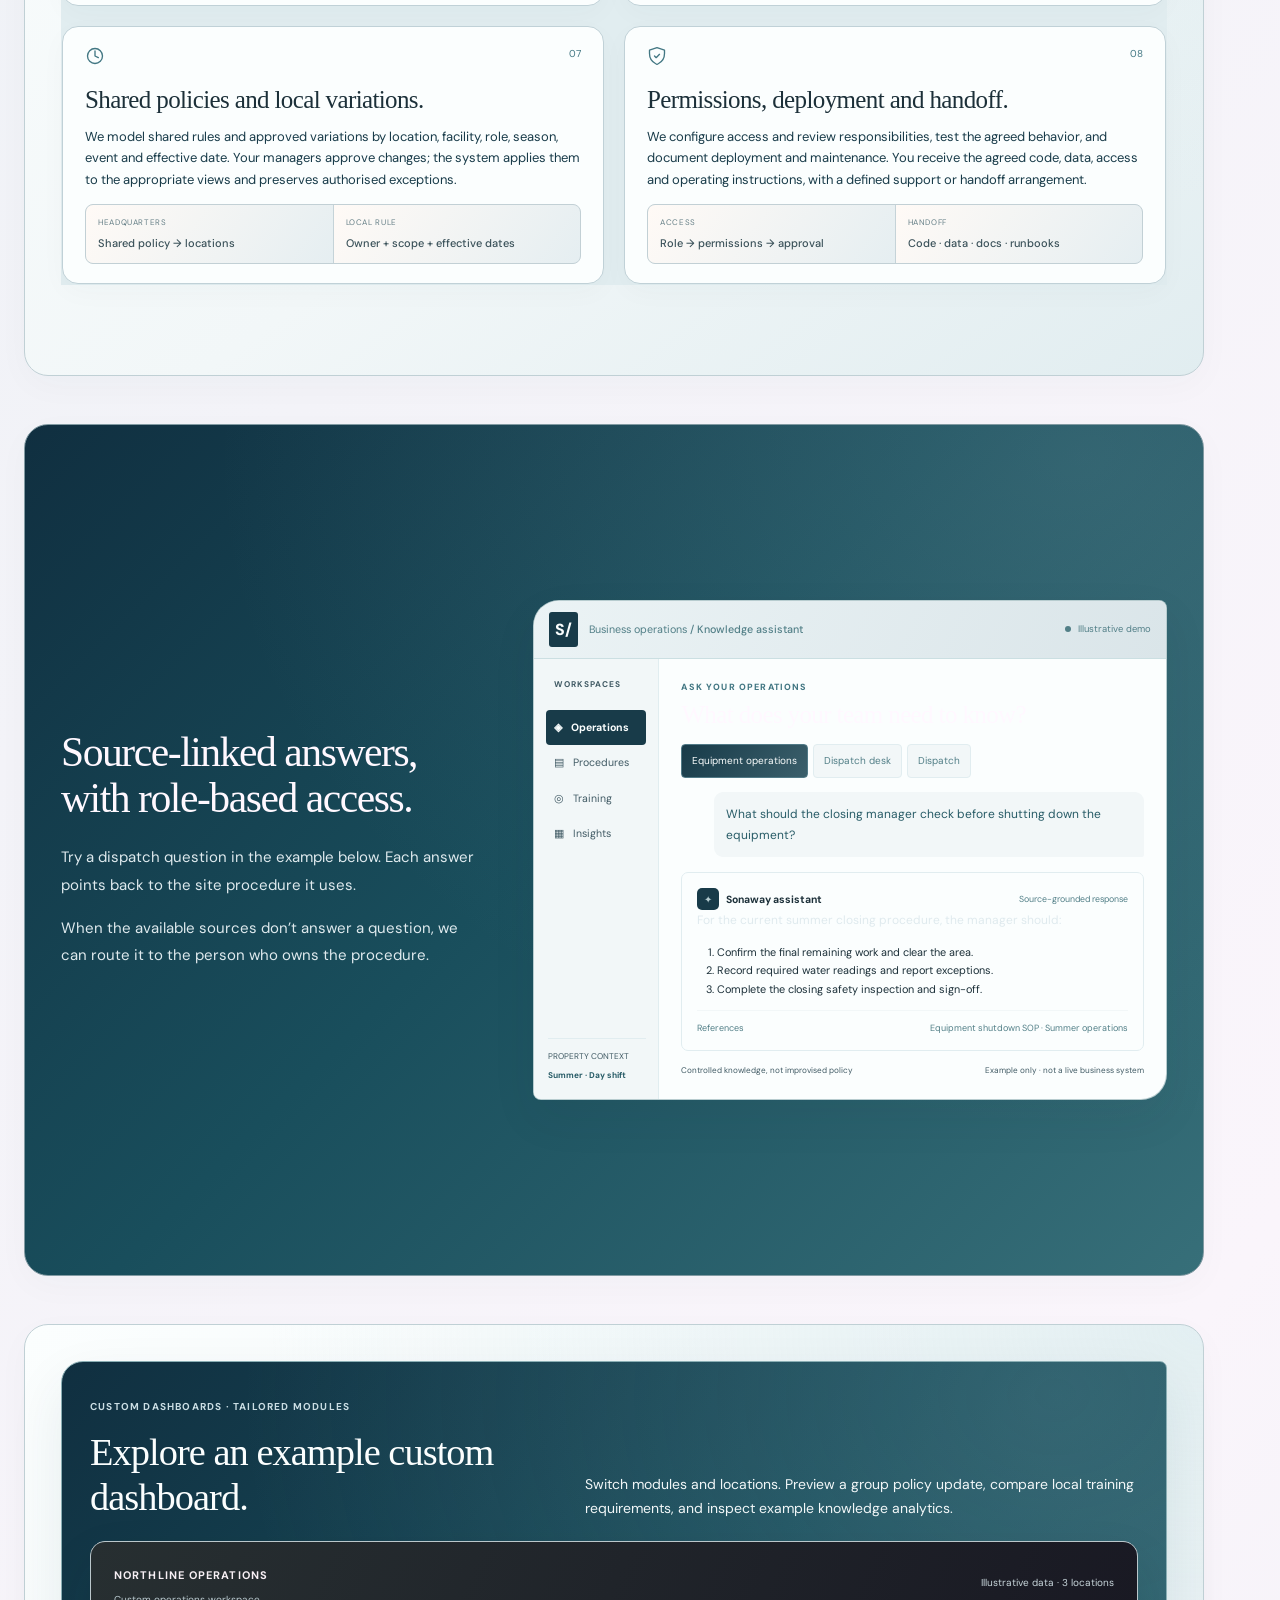
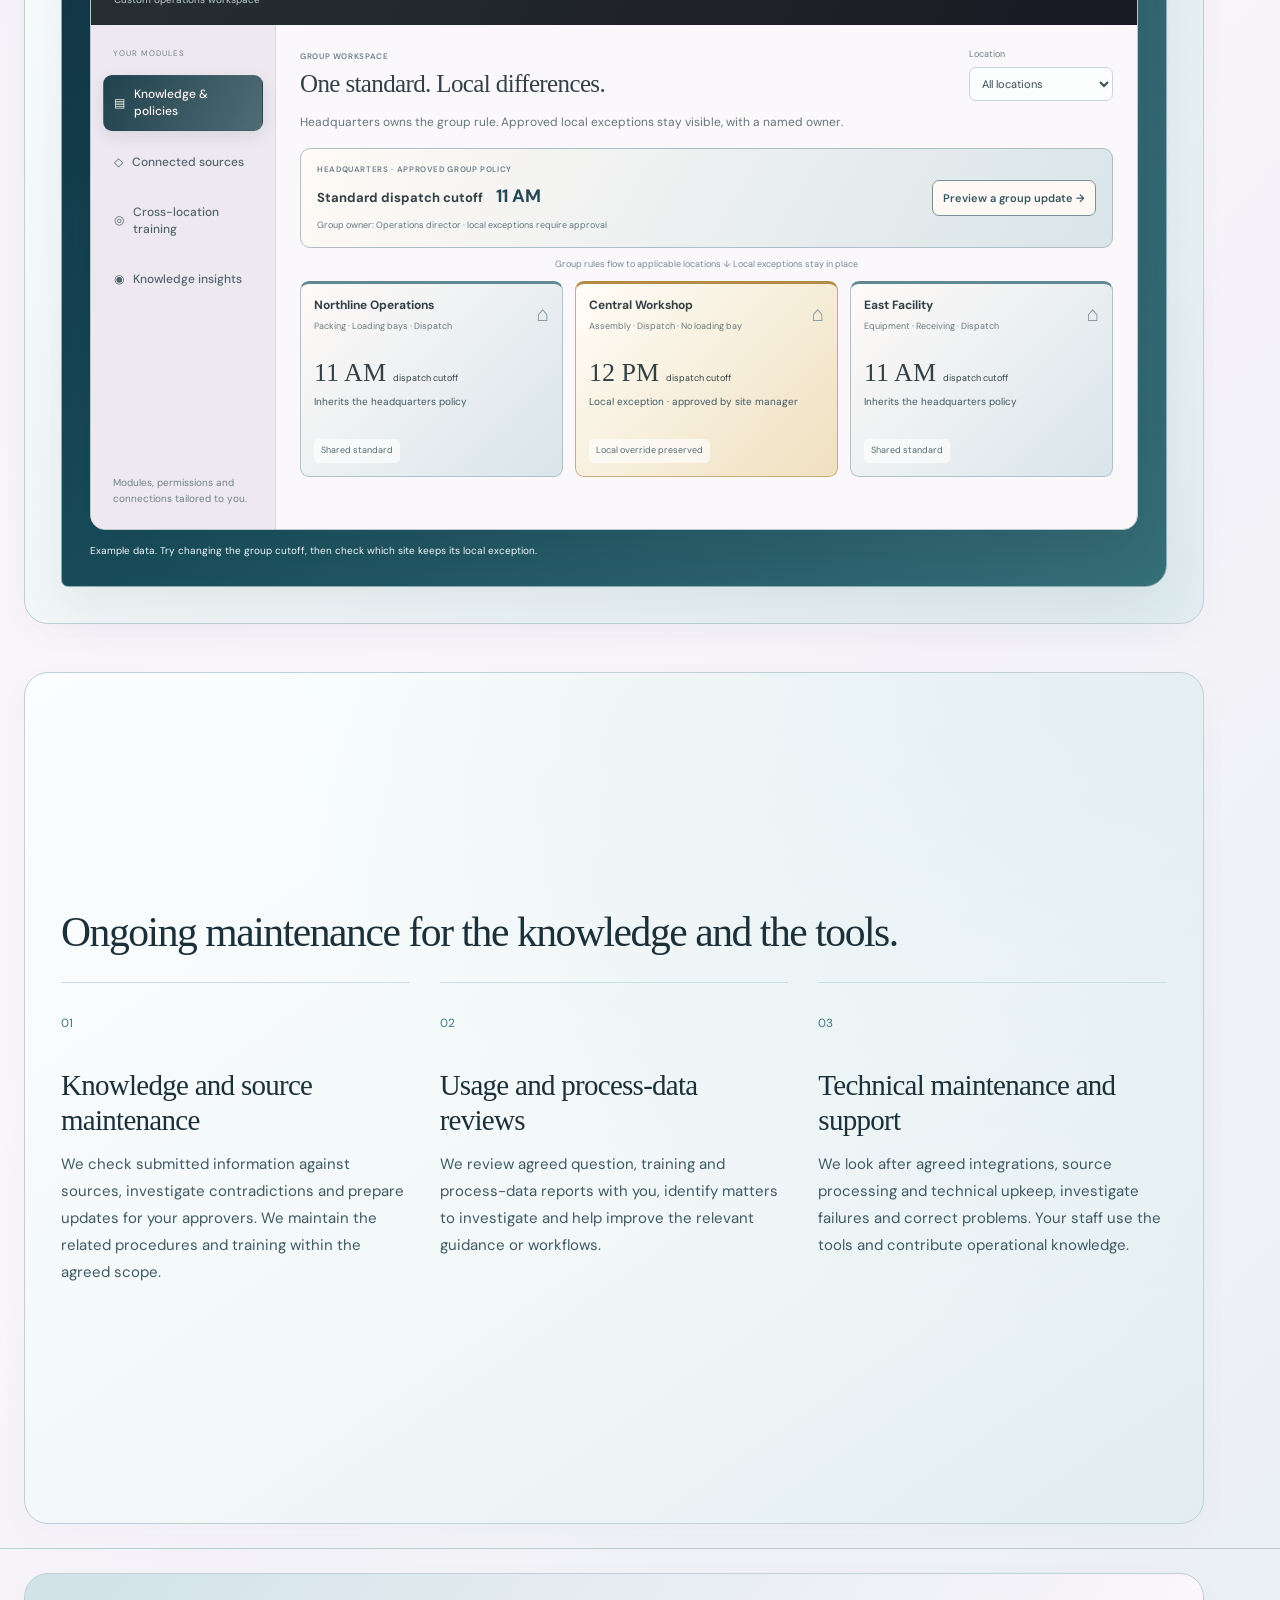
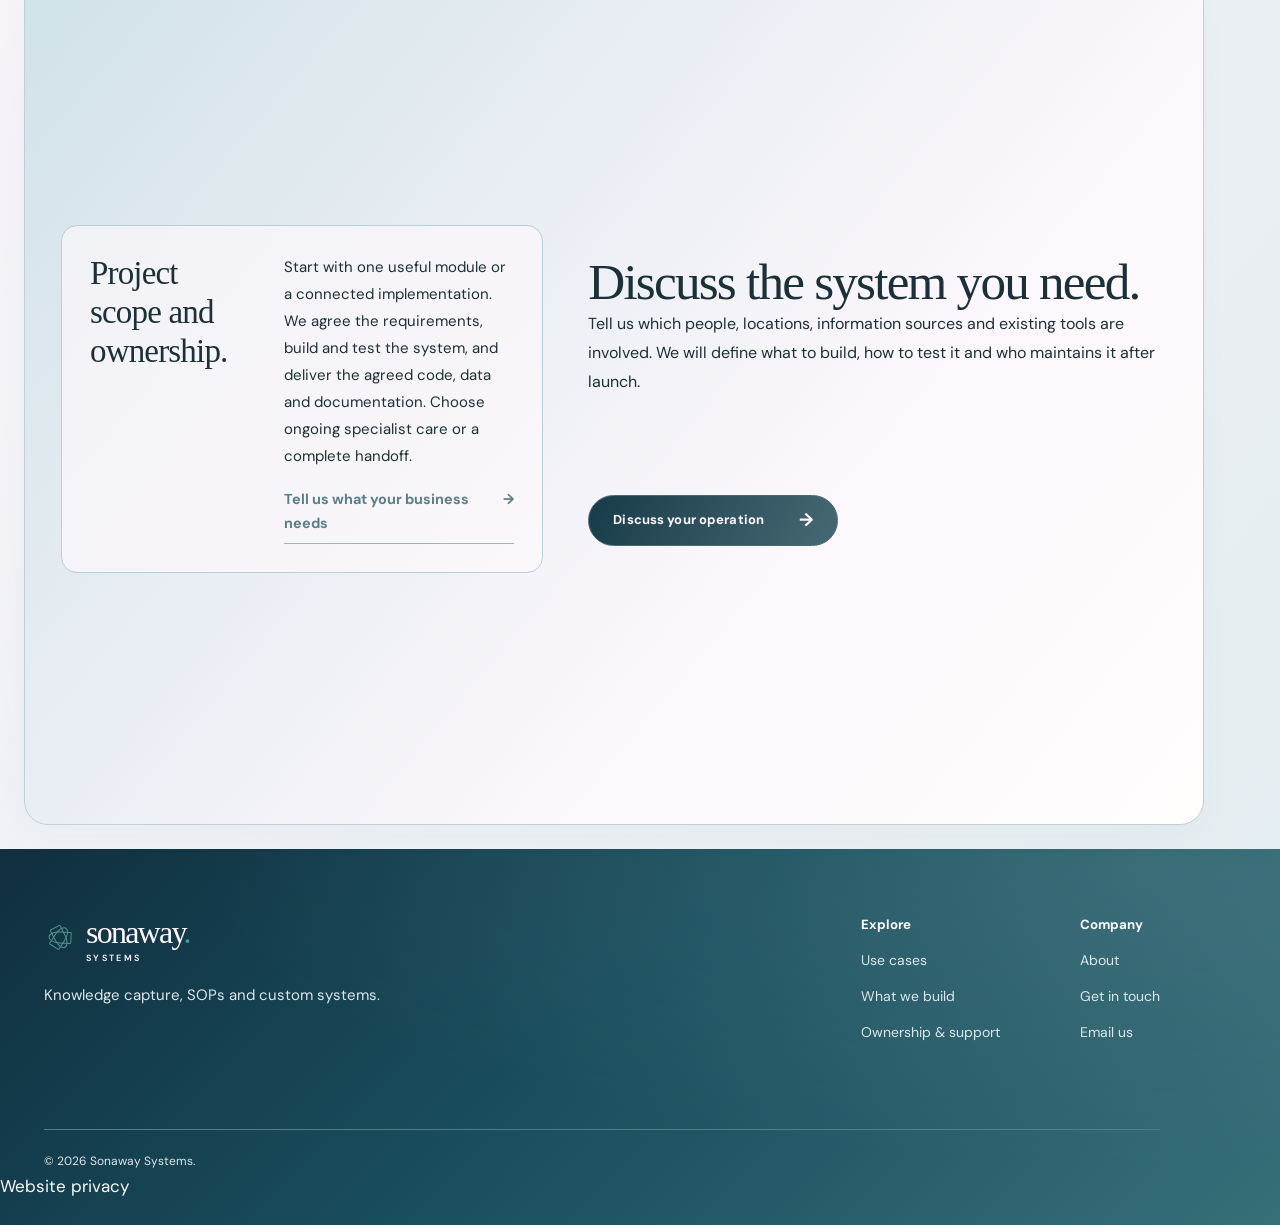
<file: capabilities.html>
<!doctype html>
<html lang="en"><head><meta charset="UTF-8"><meta name="viewport" content="width=device-width,initial-scale=1"><meta name="robots" content="index,follow"><meta name="theme-color" content="#183b49"><meta name="description" content="Custom dashboards, knowledge bases, training modules and integrations built around your operation."><meta property="og:title" content="What We Build | Sonaway"><meta property="og:description" content="Custom dashboards, knowledge bases, training modules and integrations built around your operation."><meta property="og:type" content="website"><meta property="og:image" content="https://sonawaysystems.com/assets/packing-floor-v2.webp"><title>Custom Build Capabilities | Sonaway Systems</title><link rel="icon" href="assets/favicon.svg?v=20261108satin1" type="image/svg+xml"><link rel="preconnect" href="https://fonts.googleapis.com"><link rel="preconnect" href="https://fonts.gstatic.com" crossorigin><link href="https://fonts.googleapis.com/css2?family=DM+Sans:wght@400;500;600;700&amp;family=Manrope:wght@400;500;600;700;800&amp;display=swap" rel="stylesheet"><link href="assets/styles.css?v=systems-whole2" rel="stylesheet"><link href="assets/resort-theme.css?v=systems-whole2" rel="stylesheet"><link href="assets/luxury-editorial.css?v=systems-whole2" rel="stylesheet"><link href="assets/build-preview.css?v=systems-whole2" rel="stylesheet"><link href="assets/palette.css?v=systems-whole2" rel="stylesheet"><link href="assets/connection-studio.css?v=systems-whole2" rel="stylesheet"><link href="assets/satin-theme.css?v=systems-whole2" rel="stylesheet"><link rel="stylesheet" href="assets/story-chapters.css?v=systems-whole2"><link rel="stylesheet" href="assets/interior-chapters.css?v=systems-whole2"><link rel="stylesheet" href="assets/interaction-motion.css?v=systems-whole2"><link rel="stylesheet" href="assets/clarity-polish.css?v=systems-whole2"><link rel="stylesheet" href="assets/technical-build.css?v=systems-whole2"><link rel="stylesheet" href="assets/header-polish.css?v=systems-whole2"><link rel="stylesheet" href="assets/systems-theme.css?v=flow1"><script src="assets/systems-nav.js?v=systems-whole2" defer></script><link rel="canonical" href="https://sonawaysystems.com/capabilities.html"><link rel="stylesheet" href="assets/site-cleanup.css?v=nov21"><link rel="stylesheet" href="/assets/ask-sonaway.css?v=chat6"><script defer src="/assets/ask-sonaway.js?v=chat6"></script><link rel="stylesheet" href="/assets/portrait.css?v=1"></head><body class="story-interior"><header class="site-header" id="top"><div class="nav-wrap wrap"><a class="brand" href="index.html" aria-label="Sonaway Systems home"><span class="brand-symbol"><span></span><span></span><span></span></span><span class="brand-name">sonaway<span class="brand-dot">.</span><small class="systems-brand-label">SYSTEMS</small></span></a><nav class="desktop-nav" aria-label="Main navigation"><a href="index.html" class="active">Overview</a><details class="systems-offer"><summary>What we offer <span aria-hidden="true">⌄</span></summary><div><a href="knowledge-capture.html">Knowledge Capture &amp; SOPs</a><a href="custom-systems.html">Custom Systems</a></div></details><a href="approach.html" class="">How we work</a><a href="about.html" class="">About</a></nav><a href="contact.html" class="nav-contact">Discuss a project <span>→</span></a><button class="mobile-menu-button" aria-label="Open menu" aria-expanded="false" aria-controls="mobile-nav"><svg class="icon " width="20" height="20" viewbox="0 0 24 24" fill="none" stroke="currentColor" stroke-width="1.6" stroke-linecap="round" stroke-linejoin="round" aria-hidden="true"><path d="M4 7h16M4 12h16M4 17h16"></path></svg></button></div><nav class="mobile-nav" id="mobile-nav" aria-label="Mobile navigation"><a href="index.html" class="active">Overview</a><details class="systems-offer"><summary>What we offer <span aria-hidden="true">⌄</span></summary><div><a href="knowledge-capture.html">Knowledge Capture &amp; SOPs</a><a href="custom-systems.html">Custom Systems</a></div></details><a href="approach.html" class="">How we work</a><a href="about.html" class="">About</a><a href="contact.html" class="mobile-cta">Discuss a project →</a></nav></header><nav class="story-index" aria-label="Page chapters"><a class="story-index-link" href="#build-overview" data-story-link="0" aria-label="Overview" aria-current="location"><svg viewBox="0 0 24 24" fill="none" stroke="currentColor" stroke-width="1.7" stroke-linecap="round" stroke-linejoin="round" aria-hidden="true"><path d="M3 10.5 12 3l9 7.5 M5.5 9v11h5v-6h3v6h5V9"/></svg><span class="story-index-label">01  Overview</span></a><a class="story-index-link" href="#build-designed" data-story-link="1" aria-label="Dashboards &amp; modules"><svg viewBox="0 0 24 24" fill="none" stroke="currentColor" stroke-width="1.7" stroke-linecap="round" stroke-linejoin="round" aria-hidden="true"><path d="M2.5 4h19v16h-19z M3 8h18 M7.5 8v12 M11 12h6m-6 4h4"/></svg><span class="story-index-label">02  Dashboards &amp; modules</span></a><a class="story-index-link" href="#build-knowledge" data-story-link="2" aria-label="Knowledge &amp; integrations"><svg viewBox="0 0 24 24" fill="none" stroke="currentColor" stroke-width="1.7" stroke-linecap="round" stroke-linejoin="round" aria-hidden="true"><path d="M9 14l6-6 M7 10l-2 2a4 4 0 0 0 6 6l3-3 M10 9l3-3a4 4 0 0 1 6 6l-2 2"/></svg><span class="story-index-label">03  Knowledge &amp; integrations</span></a><a class="story-index-link" href="#build-context" data-story-link="3" aria-label="Training &amp; controls"><svg viewBox="0 0 24 24" fill="none" stroke="currentColor" stroke-width="1.7" stroke-linecap="round" stroke-linejoin="round" aria-hidden="true"><path d="M2 8l10-5 10 5-10 5z M6 10v6c4 3 8 3 12 0v-6 M22 8v8"/></svg><span class="story-index-label">04  Training &amp; controls</span></a><a class="story-index-link" href="#build-answers" data-story-link="4" aria-label="Assistant interface"><svg viewBox="0 0 24 24" fill="none" stroke="currentColor" stroke-width="1.7" stroke-linecap="round" stroke-linejoin="round" aria-hidden="true"><path d="M3 4h18v13H9l-5 4v-4H3z M7 9h10m-10 4h6"/></svg><span class="story-index-label">05  Assistant interface</span></a><a class="story-index-link" href="#build-connections" data-story-link="5" aria-label="Dashboard example"><svg viewBox="0 0 24 24" fill="none" stroke="currentColor" stroke-width="1.7" stroke-linecap="round" stroke-linejoin="round" aria-hidden="true"><path d="M3 3v18h18 M7 17v-5h2v5z M12 17V7h2v10z M17 17v-8h2v8z"/></svg><span class="story-index-label">06  Dashboard example</span></a><a class="story-index-link" href="#build-care" data-story-link="6" aria-label="Maintenance"><svg viewBox="0 0 24 24" fill="none" stroke="currentColor" stroke-width="1.7" stroke-linecap="round" stroke-linejoin="round" aria-hidden="true"><path d="M12 3 4 6v5c0 5 4 8 8 10 4-2 8-5 8-10V6z M8.5 11.5l2.5 2.5 4.5-5"/></svg><span class="story-index-label">07  Maintenance</span></a><a class="story-index-link" href="#build-start" data-story-link="7" aria-label="Project scope"><svg viewBox="0 0 24 24" fill="none" stroke="currentColor" stroke-width="1.7" stroke-linecap="round" stroke-linejoin="round" aria-hidden="true"><path d="M2.5 5h19v14h-19z M3 6l9 7 9-7"/></svg><span class="story-index-label">08  Project scope</span></a></nav><main id="main"><section class="interior-hero short story-chapter" id="build-overview" data-story-label="Overview" data-story-chapter="" data-story-index="0"><div class="story-screen interior-first" id="build-overview-card"><div class="story-surface"><div class="wrap interior-grid"><div><h1>We build custom knowledge systems.</h1><p>We build custom knowledge bases, dashboards, training modules, assistants and API integrations around your operation. We define the data, access and approval rules with your team, then can maintain the agreed information and technology after launch. You own the agreed system.</p><a class="btn btn-primary" href="contact.html">Discuss your system <span aria-hidden="true">→</span></a></div><div class="tb-architecture" aria-label="System architecture: documents, staff knowledge and APIs feed a reviewed knowledge foundation, used by dashboards, assistants and training"><div class="tb-windowbar"><span>EXAMPLE SYSTEM ARCHITECTURE</span><i></i><i></i><i></i></div><div class="tb-source-row"><span>▤<b>Documents</b><small>SOPs &amp; policies</small></span><span>◎<b>Staff knowledge</b><small>Voice, photos &amp; notes</small></span><span>⌘<b>APIs &amp; data</b><small>Agreed system access</small></span></div><div class="tb-transfer" aria-hidden="true">↓   ↓   ↓</div><div class="tb-core"><small>REVIEWED KNOWLEDGE FOUNDATION</small><strong>Sources · relationships · local rules</strong><p>Permissions, approvals and version history</p></div><div class="tb-transfer" aria-hidden="true">↓   ↓   ↓</div><div class="tb-output-row"><span>Custom dashboards</span><span>Staff &amp; customer Q&amp;A</span><span>Training modules</span></div><p class="tb-architecture-note">The sources, data model and interfaces are agreed during discovery.</p></div></div></div></div></section>
<section class="section light-section build-editorial story-chapter" id="build-designed" data-story-label="Dashboards &amp; modules" data-story-chapter="" data-story-index="1"><div class="story-screen" id="build-designed-card"><div class="story-surface"><div class="wrap"><div class="section-head"><h2>Custom dashboards, modules and integrations.</h2><p>We build your interface, organise the underlying knowledge and connect the agreed systems. The previews show examples of what that implementation includes.</p></div><div class="build-image-grid"><article class="tb-preview-card"><div class="usecase-item tb-preview-item"><button type="button" class="usecase-topic build-detail-trigger" aria-label="Custom dashboards preview: show technical details" aria-expanded="false" aria-controls="build-preview-detail-0"><div class="tb-mini" aria-hidden="true"><div class="tb-mini-bar"><i></i><i></i><i></i><span>DASHBOARD</span></div><div class="tb-mini-body"><aside><i></i><i></i><i></i></aside><div><strong>Group overview</strong><small>3 locations</small><div class="tb-mini-row"><span>Knowledge reviews</span><b>12 open</b></div><div class="tb-mini-row"><span>Training coverage</span><b>84%</b></div><div class="tb-mini-chart"><i></i><i></i><i></i><i></i><i></i><i></i></div></div></div><span class="tb-preview-hint">Technical details ＋</span></div></button><div class="usecase-popover" id="build-preview-detail-0" hidden><span class="usecase-icon" aria-hidden="true">⌘</span><p>We define the dashboard metrics with you, connect the agreed data sources, and build filters by location, department and role. Access rules determine who can see each view.</p></div></div><h3>Custom dashboards.</h3><p>We build manager and team views of review queues, question patterns, training activity and local guidance, using the data and access rules agreed with you.</p></article><article class="tb-preview-card"><div class="usecase-item tb-preview-item"><button type="button" class="usecase-topic build-detail-trigger" aria-label="Tailored modules preview: show technical details" aria-expanded="false" aria-controls="build-preview-detail-1"><div class="tb-mini" aria-hidden="true"><div class="tb-mini-bar"><i></i><i></i><i></i><span>MODULES</span></div><div class="tb-mini-body"><aside><i></i><i></i><i></i></aside><div><strong>Your workspace</strong><small>Configured for you</small><div class="tb-mini-row"><span>Knowledge</span><b>Enabled</b></div><div class="tb-mini-row"><span>Training</span><b>Enabled</b></div><div class="tb-module-tiles"><span>Knowledge</span><span>Training</span><span>Updates</span><span>Analytics</span></div></div></div><span class="tb-preview-hint">Technical details ＋</span></div></button><div class="usecase-popover" id="build-preview-detail-1" hidden><span class="usecase-icon" aria-hidden="true">⌘</span><p>Each module is scoped around a specific job: capturing know-how, reviewing updates, delivering training or reporting on usage. Modules can share approved knowledge and connect through agreed APIs.</p></div></div><h3>Tailored modules.</h3><p>We build the knowledge, training, update and analytics modules your business needs, sharing approved information and role-based permissions.</p></article><article class="tb-preview-card"><div class="usecase-item tb-preview-item"><button type="button" class="usecase-topic build-detail-trigger" aria-label="Multi-location controls preview: show technical details" aria-expanded="false" aria-controls="build-preview-detail-2"><div class="tb-mini" aria-hidden="true"><div class="tb-mini-bar"><i></i><i></i><i></i><span>LOCATIONS</span></div><div class="tb-mini-body"><aside><i></i><i></i><i></i></aside><div><strong>Group policies</strong><small>HQ + local rules</small><div class="tb-mini-row"><span>Northline · equipment</span><b>Group rule</b></div><div class="tb-mini-row"><span>Central · no equipment</span><b>Local exception</b></div><div class="tb-location-path"><b>HQ standard</b><span>↓ Northline</span><span>↓ Central · override</span></div></div></div><span class="tb-preview-hint">Technical details ＋</span></div></button><div class="usecase-popover" id="build-preview-detail-2" hidden><span class="usecase-icon" aria-hidden="true">⌘</span><p>We model which rules are shared, which can vary locally and who can approve a change. Guidance and training can account for each location’s facilities, roles and effective dates.</p></div></div><h3>Multi-location controls.</h3><p>We build controls for headquarters policies, approved local exceptions and facility-specific guidance across your locations.</p></article></div></div></div></div></section><section class="section light-section interior-capabilities story-chapter" id="build-knowledge" data-story-label="Knowledge &amp; integrations" data-story-chapter="" data-story-index="2"><div class="story-screen" id="build-knowledge-card"><div class="story-surface"><div class="wrap"><div class="section-head "><h2>Knowledge bases, assistants and API integrations.</h2><p>Start with a process, the people who use it and the sources they trust. Those determine which tools to build.</p></div><div class="cap-grid"><article class="feature-card"><div class="feature-top"><span class="feature-icon"><svg class="icon " width="20" height="20" viewbox="0 0 24 24" fill="none" stroke="currentColor" stroke-width="1.6" stroke-linecap="round" stroke-linejoin="round" aria-hidden="true"><path d="M4 19.5A2.5 2.5 0 0 1 6.5 17H20V3H6.5A2.5 2.5 0 0 0 4 5.5Zm0 0A2.5 2.5 0 0 0 6.5 22H20v-5"></path></svg></span><span class="feature-num">01</span></div><h3>Process capture and documentation.</h3><p>We extract practical know-how from interviews, recordings, photos and existing files. We document procedures and handoffs, checking missing or conflicting steps with your team. Reliable event logs can also support process mining.</p><div class="tb-spec-preview" aria-label="Example implementation"><div><small>INPUTS</small><span>Voice · photos · documents</span></div><div><small>OUTPUTS</small><span>Process maps · structured SOPs</span></div></div></article><article class="feature-card"><div class="feature-top"><span class="feature-icon"><svg class="icon " width="20" height="20" viewbox="0 0 24 24" fill="none" stroke="currentColor" stroke-width="1.6" stroke-linecap="round" stroke-linejoin="round" aria-hidden="true"><circle cx="12" cy="5" r="2"></circle><circle cx="5" cy="19" r="2"></circle><circle cx="19" cy="19" r="2"></circle><path d="m11 7-5 10m7-10 5 10M7 19h10"></path></svg></span><span class="feature-num">02</span></div><h3>Knowledge base design and governance.</h3><p>We build a searchable knowledge base with source records, versions, local variations and named owners. Automated checks and human review flag gaps and contradictions for your designated approvers.</p><div class="tb-spec-preview" aria-label="Example implementation"><div><small>SOURCE RECORD</small><span>Arrival procedure · v3</span></div><div><small>CONTROL</small><span>Owner · approval · history</span></div></div></article><article class="feature-card"><div class="feature-top"><span class="feature-icon"><svg class="icon " width="20" height="20" viewbox="0 0 24 24" fill="none" stroke="currentColor" stroke-width="1.6" stroke-linecap="round" stroke-linejoin="round" aria-hidden="true"><path d="M12 18V5a3 3 0 0 0-5.8-1 4 4 0 0 0-2.4 6.5 4.5 4.5 0 0 0 1.4 8 3.5 3.5 0 0 0 6.8-.5ZM12 18V5a3 3 0 0 1 5.8-1 4 4 0 0 1 2.4 6.5 4.5 4.5 0 0 1-1.4 8 3.5 3.5 0 0 1-6.8-.5Z"></path></svg></span><span class="feature-num">03</span></div><h3>Staff and customer knowledge assistants.</h3><p>We build phone-friendly chat and voice interfaces that retrieve approved guidance by role, property and date. Answers include source references, clarification and escalation when the available information is insufficient.</p><div class="tb-spec-preview" aria-label="Example implementation"><div><small>QUERY</small><span>Role + location + date</span></div><div><small>RESPONSE</small><span>Approved answer + source</span></div></div></article><article class="feature-card"><div class="feature-top"><span class="feature-icon"><svg class="icon " width="20" height="20" viewbox="0 0 24 24" fill="none" stroke="currentColor" stroke-width="1.6" stroke-linecap="round" stroke-linejoin="round" aria-hidden="true"><rect x="2" y="3" width="7" height="6" rx="1"></rect><rect x="15" y="3" width="7" height="6" rx="1"></rect><rect x="8.5" y="15" width="7" height="6" rx="1"></rect><path d="M5.5 9v3h13V9m-6.5 3v3"></path></svg></span><span class="feature-num">04</span></div><h3>Custom APIs and system integrations.</h3><p>We connect agreed APIs, files and databases, building mappings, authentication, scheduled syncs or webhooks. We include validation, logging, error handling and the approval gates needed for external actions.</p><div class="tb-spec-preview" aria-label="Example implementation"><div><small>CONNECTOR</small><span>API / webhook / scheduled sync</span></div><div><small>CONTROLS</small><span>Access · validation · logs</span></div></div></article></div></div></div></div></section><section class="section light-section interior-capabilities story-chapter" id="build-context" data-story-label="Training &amp; controls" data-story-chapter="" data-story-index="3"><div class="story-screen" id="build-context-card"><div class="story-surface"><div class="wrap"><div class="section-head "><h2>Training, reporting and access controls.</h2><p>We build these modules against your actual procedures and responsibilities. Ongoing care keeps agreed learning, reports and controls aligned as the operation changes.</p></div><div class="cap-grid"><article class="feature-card"><div class="feature-top"><span class="feature-icon"><svg class="icon " width="20" height="20" viewbox="0 0 24 24" fill="none" stroke="currentColor" stroke-width="1.6" stroke-linecap="round" stroke-linejoin="round" aria-hidden="true"><circle cx="12" cy="12" r="9"></circle><path d="M3 12h18M12 3a15 15 0 0 1 0 18m0-18a15 15 0 0 0 0 18"></path></svg></span><span class="feature-num">05</span></div><h3>Custom training modules.</h3><p>We turn approved procedures into reusable onboarding and short multilingual lessons. Shared learning can carry across locations, with a local briefing for staff covering different facilities or roles.</p><div class="tb-spec-preview" aria-label="Example implementation"><div><small>ASSIGNMENT</small><span>Role + property + learning needs</span></div><div><small>MODULE</small><span>Shared SOPs + local briefing</span></div></div></article><article class="feature-card"><div class="feature-top"><span class="feature-icon"><svg class="icon " width="20" height="20" viewbox="0 0 24 24" fill="none" stroke="currentColor" stroke-width="1.6" stroke-linecap="round" stroke-linejoin="round" aria-hidden="true"><path d="M3 3v18h18M7 16l5-6 4 3 5-7"></path></svg></span><span class="feature-num">06</span></div><h3>Custom dashboards and analytics.</h3><p>We build dashboards for recurring questions, missing guidance, checklist completion and learning activity. Location and department filters help managers investigate needs; ongoing care can include reviewing the findings with you.</p><div class="tb-spec-preview" aria-label="Example implementation"><div><small>DASHBOARD</small><span>Reviews · questions · training</span></div><div><small>FILTERS</small><span>Location / department / period</span></div></div></article><article class="feature-card"><div class="feature-top"><span class="feature-icon"><svg class="icon " width="20" height="20" viewbox="0 0 24 24" fill="none" stroke="currentColor" stroke-width="1.6" stroke-linecap="round" stroke-linejoin="round" aria-hidden="true"><circle cx="12" cy="12" r="9"></circle><path d="M12 6v6l4 2"></path></svg></span><span class="feature-num">07</span></div><h3>Shared policies and local variations.</h3><p>We model shared rules and approved variations by location, facility, role, season, event and effective date. Your managers approve changes; the system applies them to the appropriate views and preserves authorised exceptions.</p><div class="tb-spec-preview" aria-label="Example implementation"><div><small>HEADQUARTERS</small><span>Shared policy → locations</span></div><div><small>LOCAL RULE</small><span>Owner + scope + effective dates</span></div></div></article><article class="feature-card"><div class="feature-top"><span class="feature-icon"><svg class="icon " width="20" height="20" viewbox="0 0 24 24" fill="none" stroke="currentColor" stroke-width="1.6" stroke-linecap="round" stroke-linejoin="round" aria-hidden="true"><path d="m12 22 1.5-.7C18 19 21 15 21 9V5l-9-3-9 3v4c0 6 3 10 7.5 12.3L12 22Z"></path><path d="m9 12 2 2 4-4"></path></svg></span><span class="feature-num">08</span></div><h3>Permissions, deployment and handoff.</h3><p>We configure access and review responsibilities, test the agreed behavior, and document deployment and maintenance. You receive the agreed code, data, access and operating instructions, with a defined support or handoff arrangement.</p><div class="tb-spec-preview" aria-label="Example implementation"><div><small>ACCESS</small><span>Role → permissions → approval</span></div><div><small>HANDOFF</small><span>Code · data · docs · runbooks</span></div></div></article></div></div></div></div></section><section class="section dark-section story-chapter" id="build-answers" data-story-label="Assistant interface" data-story-chapter="" data-story-index="4"><div class="story-screen" id="build-answers-card"><div class="story-surface"><div class="wrap"><div class="split-section intro-demo"><div><h2>Source-linked answers, with role-based access.</h2><p>Try a dispatch question in the example below. Each answer points back to the site procedure it uses.</p><p>When the available sources don’t answer a question, we can route it to the person who owns the procedure.</p></div><div class="interface-shell" id="demo-widget" aria-label="Illustrative operations intelligence interface"><div class="interface-top"><span class="interface-mark">S/</span><span>Business operations <b>/ Knowledge assistant</b></span><span class="interface-status"><i></i> Illustrative demo</span></div><div class="interface-body"><div class="interface-side"><span class="interface-side-label">WORKSPACES</span><div class="interface-side-item selected">◈   Operations</div><div class="interface-side-item">▤   Procedures</div><div class="interface-side-item">◎   Training</div><div class="interface-side-item">▦   Insights</div><div class="interface-side-bottom">PROPERTY CONTEXT <strong>Summer · Day shift</strong></div></div><div class="interface-main"><div class="interface-eyebrow">ASK YOUR OPERATIONS</div><h3>What does your team need to know?</h3><div class="scenario-buttons" role="group" aria-label="Choose an example question"><button class="scenario active" data-scenario="pool">Equipment operations</button><button class="scenario" data-scenario="front">Dispatch desk</button><button class="scenario" data-scenario="dining">Dispatch</button></div><div class="question-bubble" id="demo-question">What should the closing manager check before shutting down the equipment?</div><div class="answer-card"><div class="answer-header"><span class="answer-avatar">✦</span><strong>Sonaway assistant</strong><span>Source-grounded response</span></div><div id="demo-answer"><p>For the current summer closing procedure, the manager should:</p><ol><li>Confirm the final remaining work and clear the area.</li><li>Record required water readings and report exceptions.</li><li>Complete the closing safety inspection and sign-off.</li></ol></div><div class="sources"><span>References</span><span id="demo-source">Equipment shutdown SOP · Summer operations</span></div></div><div class="interface-subfoot"><span>Controlled knowledge, not improvised policy</span><span>Example only · not a live business system</span></div></div></div></div></div></div></div></div></section>
<section class="section light-section story-chapter" id="build-connections" data-story-label="Dashboard example" data-story-chapter="" data-story-index="5"><div class="story-screen" id="build-connections-card"><div class="story-surface"><div class="wrap"><section id="connected-operation" class="connection-studio cs-simple cd-demo" aria-label="Explore a tailored multi-property dashboard"><div class="cs-heading"><div><span class="cs-kicker">CUSTOM DASHBOARDS · TAILORED MODULES</span><h3>Explore an example custom dashboard.</h3></div><p>Switch modules and locations. Preview a group policy update, compare local training requirements, and inspect example knowledge analytics.</p></div><div class="cd-shell"><div class="cd-top"><span><b>NORTHLINE OPERATIONS</b><small>Custom operations workspace</small></span><span class="cd-demo-label">Illustrative data · 3 locations</span></div><div class="cd-layout"><nav class="cd-nav" aria-label="Dashboard modules"><span>YOUR MODULES</span><button type="button" data-cd-module="knowledge" aria-pressed="true">▤ <span>Knowledge &amp; policies</span></button><button type="button" data-cd-module="sources" aria-pressed="false">◇ <span>Connected sources</span></button><button type="button" data-cd-module="training" aria-pressed="false">◎ <span>Cross-location training</span></button><button type="button" data-cd-module="insights" aria-pressed="false">◉ <span>Knowledge insights</span></button><small>Modules, permissions and connections tailored to you.</small></nav><div class="cd-main"><div class="cd-view-heading"><div><span class="cd-kicker">GROUP WORKSPACE</span><h4 id="cd-title"></h4></div><label>Location<select id="cd-location"><option value="all">All locations</option><option value="alder">Northline Operations</option><option value="garden">Central Workshop</option><option value="lake">East Facility</option></select></label></div><p class="cd-intro" id="cd-intro"></p><div id="cd-content"></div><p class="cd-status" role="status" aria-live="polite"></p></div></div></div><p class="cs-note">Example data. Try changing the group cutoff, then check which site keeps its local exception.</p></section></div></div></div></section><section class="section cream-section story-chapter" id="build-care" data-story-label="Maintenance" data-story-chapter="" data-story-index="6"><div class="story-screen" id="build-care-card"><div class="story-surface"><div class="wrap"><div class="section-head "><h2>Ongoing maintenance for the knowledge and the tools.</h2></div><div class="principles"><div><span class="principle-no">01</span><h3>Knowledge and source maintenance</h3><p>We check submitted information against sources, investigate contradictions and prepare updates for your approvers. We maintain the related procedures and training within the agreed scope.</p></div><div><span class="principle-no">02</span><h3>Usage and process-data reviews</h3><p>We review agreed question, training and process-data reports with you, identify matters to investigate and help improve the relevant guidance or workflows.</p></div><div><span class="principle-no">03</span><h3>Technical maintenance and support</h3><p>We look after agreed integrations, source processing and technical upkeep, investigate failures and correct problems. Your staff use the tools and contribute operational knowledge.</p></div></div></div></div></div></section><section class="cta-band story-chapter" id="build-start" data-story-label="Project scope" data-story-chapter="" data-story-index="7"><div class="story-screen" id="build-start-card"><div class="story-surface"><div class="wrap cta-band-inner interior-final-columns"><div class="bespoke-note interior-final-note"><h3>Project scope and ownership.</h3><p>Start with one useful module or a connected implementation. We agree the requirements, build and test the system, and deliver the agreed code, data and documentation. Choose ongoing specialist care or a complete handoff.</p><a class="text-link" href="contact.html">Tell us what your business needs <span aria-hidden="true">→</span></a></div><div><h2>Discuss the system you need.</h2><p>Tell us which people, locations, information sources and existing tools are involved. We will define what to build, how to test it and who maintains it after launch.</p></div><a class="btn btn-light" href="contact.html">Discuss your operation<span aria-hidden="true">→</span></a></div></div></div></section>
</main><footer class="footer"><div class="wrap"><div class="footer-top"><div><a class="brand footer-brand" href="index.html" aria-label="Sonaway Systems home"><span class="brand-symbol"><span></span><span></span><span></span></span><span class="brand-name">sonaway<span class="brand-dot">.</span><small class="systems-brand-label">SYSTEMS</small></span></a><p>Knowledge capture, SOPs and custom systems.</p></div><div class="footer-nav"><div><strong>Explore</strong><a href="industries.html">Use cases</a><a href="custom-systems.html">What we build</a><a href="approach.html">Ownership &amp; support</a></div><div><strong>Company</strong><a href="about.html">About</a><a href="contact.html">Get in touch</a><a href="mailto:domenik@sonaway.com">Email us</a></div></div></div><div class="footer-bottom"><span>© 2026 Sonaway Systems.</span></div></div><a href="privacy.html">Website privacy</a></footer><script src="assets/site.js?v=nov20" defer></script><script src="assets/connection-studio.js?v=nov20" defer></script><script src="assets/story-chapters.js?v=systems-whole2" defer></script><script src="assets/photo-hero.js?v=systems-whole2" defer></script><script src="assets/interaction-motion.js?v=systems-whole2" defer></script><script src="assets/clarity-polish.js?v=systems-whole2" defer></script></body></html>
</file>
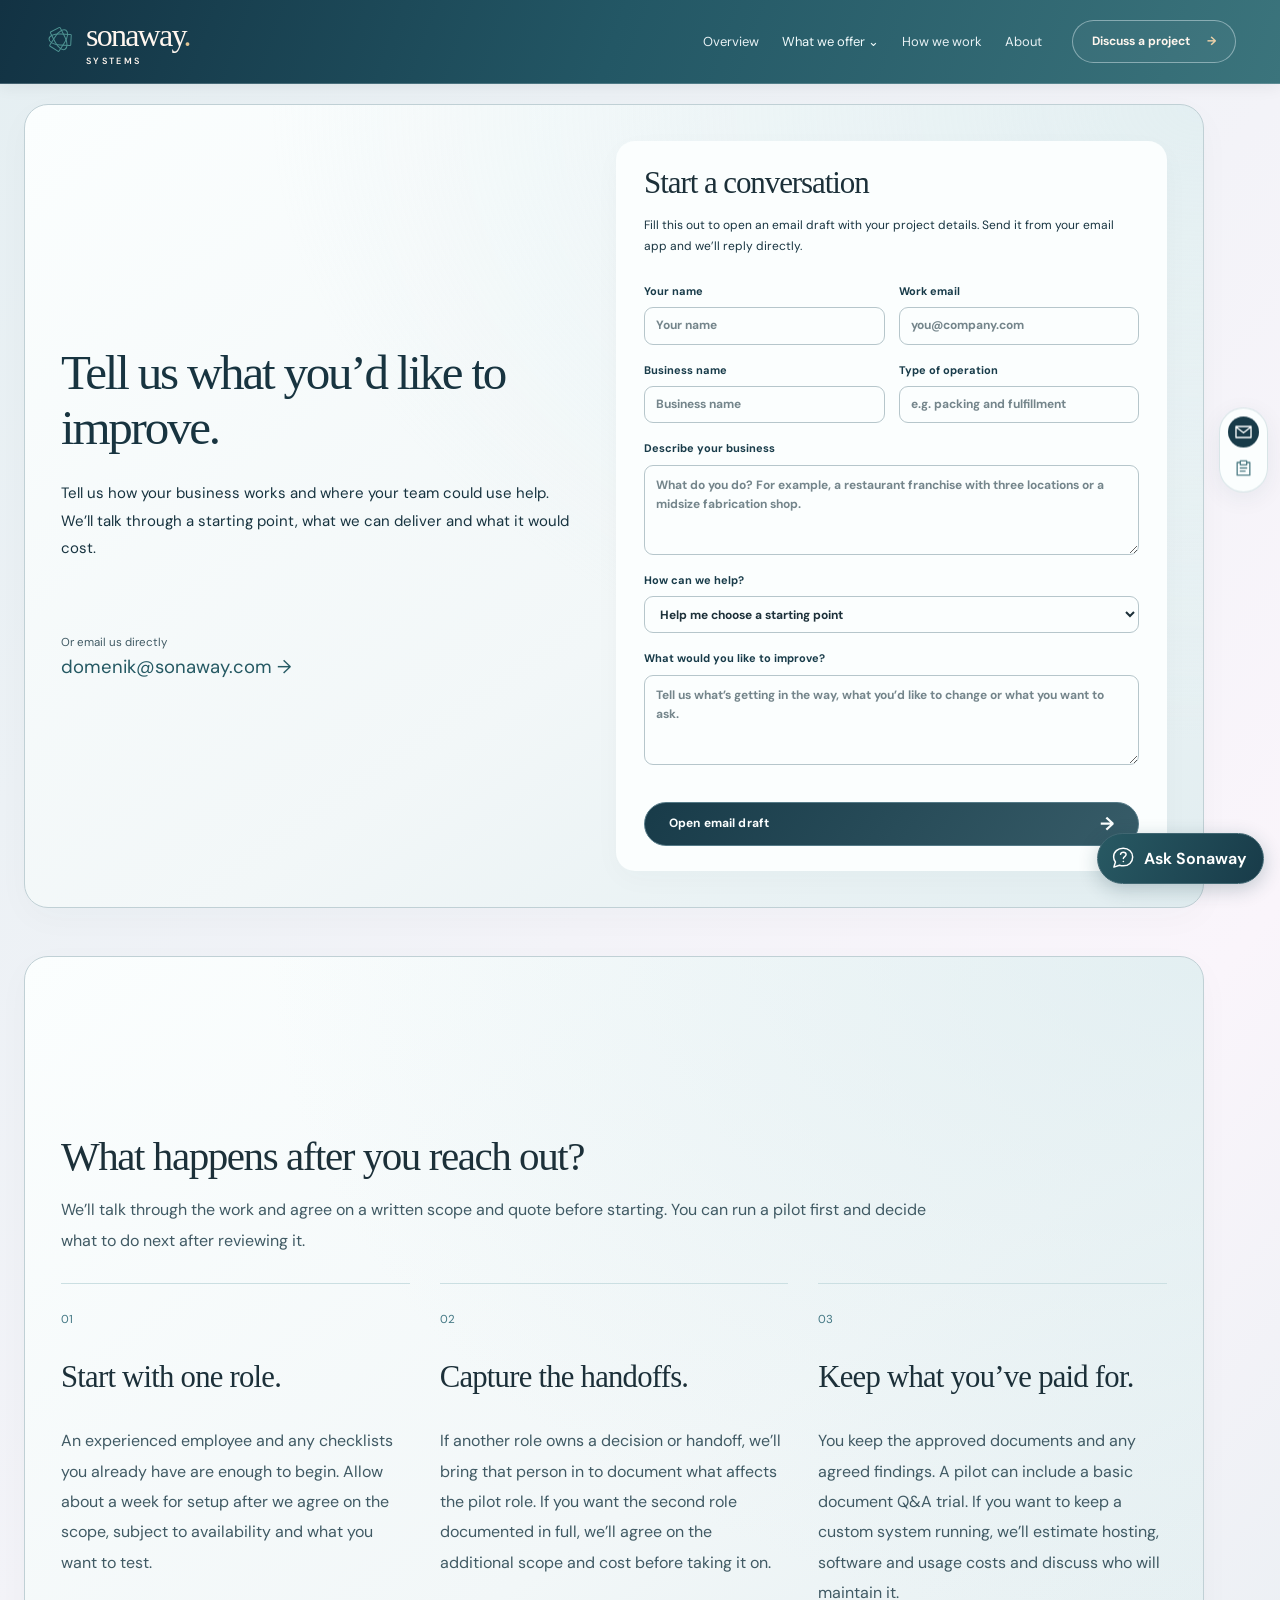
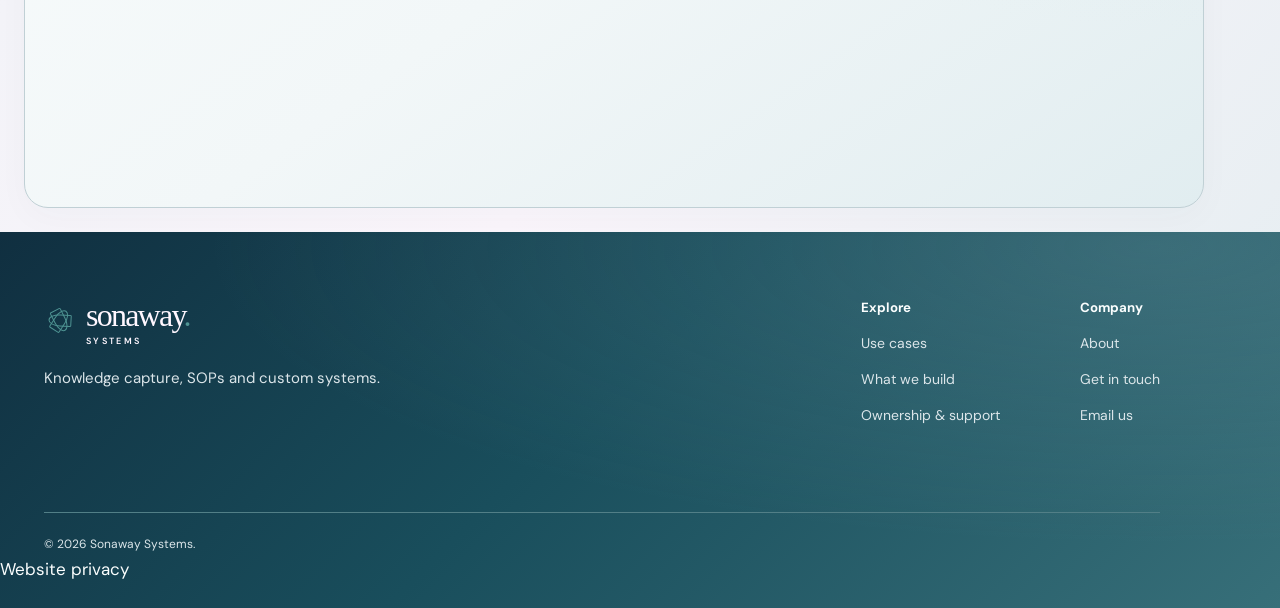
<file: contact.html>
<!doctype html>
<html lang="en"><head><meta charset="UTF-8"><meta name="viewport" content="width=device-width,initial-scale=1"><meta name="robots" content="index,follow"><meta name="theme-color" content="#183b49"><meta name="description" content="Sonaway Systems captures staff know-how, reconciles procedures and builds knowledge bases, training and custom tools for small and midsize businesses."><meta property="og:title" content="Contact Sonaway | Discuss your operational operation"><meta property="og:description" content="Sonaway Systems captures staff know-how, reconciles procedures and builds knowledge bases, training and custom tools for small and midsize businesses."><meta property="og:type" content="website"><meta property="og:image" content="https://sonawaysystems.com/assets/packing-floor-v2.webp"><title>Contact Sonaway Systems | Discuss your operational operation</title><link rel="icon" href="assets/favicon.svg?v=20261108satin1" type="image/svg+xml"><link rel="preconnect" href="https://fonts.googleapis.com"><link rel="preconnect" href="https://fonts.gstatic.com" crossorigin><link href="https://fonts.googleapis.com/css2?family=DM+Sans:wght@400;500;600;700&amp;family=Manrope:wght@400;500;600;700;800&amp;display=swap" rel="stylesheet"><link href="assets/styles.css?v=systems-whole2" rel="stylesheet"><link href="assets/resort-theme.css?v=systems-whole2" rel="stylesheet"><link href="assets/luxury-editorial.css?v=systems-whole2" rel="stylesheet"><link href="assets/palette.css?v=systems-whole2" rel="stylesheet"><link href="assets/satin-theme.css?v=systems-whole2" rel="stylesheet"><link rel="stylesheet" href="assets/story-chapters.css?v=systems-whole2"><link rel="stylesheet" href="assets/interior-chapters.css?v=systems-whole2"><link rel="stylesheet" href="assets/interaction-motion.css?v=systems-whole2"><link rel="stylesheet" href="assets/clarity-polish.css?v=systems-whole2"><link rel="stylesheet" href="assets/header-polish.css?v=systems-whole2"><script src="assets/systems-nav.js?v=systems-whole2" defer></script><link rel="canonical" href="https://sonawaysystems.com/contact.html"><link rel="stylesheet" href="assets/systems-theme.css?v=flow1"><link rel="stylesheet" href="assets/site-cleanup.css?v=nov21"><link rel="stylesheet" href="/assets/ask-sonaway.css?v=chat6"><script defer src="/assets/ask-sonaway.js?v=chat6"></script><link rel="stylesheet" href="/assets/portrait.css?v=1"></head><body class="story-interior"><header class="site-header" id="top"><div class="nav-wrap wrap"><a class="brand" href="index.html" aria-label="Sonaway Systems home"><span class="brand-symbol"><span></span><span></span><span></span></span><span class="brand-name">sonaway<span class="brand-dot">.</span><small class="systems-brand-label">SYSTEMS</small></span></a><nav class="desktop-nav" aria-label="Main navigation"><a href="index.html" class="">Overview</a><details class="systems-offer"><summary>What we offer <span aria-hidden="true">⌄</span></summary><div><a href="knowledge-capture.html">Knowledge Capture &amp; SOPs</a><a href="custom-systems.html">Custom Systems</a></div></details><a href="approach.html" class="">How we work</a><a href="about.html" class="">About</a></nav><a href="contact.html" class="nav-contact">Discuss a project <span>→</span></a><button class="mobile-menu-button" aria-label="Open menu" aria-expanded="false" aria-controls="mobile-nav"><svg class="icon " width="20" height="20" viewbox="0 0 24 24" fill="none" stroke="currentColor" stroke-width="1.6" stroke-linecap="round" stroke-linejoin="round" aria-hidden="true"><path d="M4 7h16M4 12h16M4 17h16"></path></svg></button></div><nav class="mobile-nav" id="mobile-nav" aria-label="Mobile navigation"><a href="index.html" class="">Overview</a><details class="systems-offer"><summary>What we offer <span aria-hidden="true">⌄</span></summary><div><a href="knowledge-capture.html">Knowledge Capture &amp; SOPs</a><a href="custom-systems.html">Custom Systems</a></div></details><a href="approach.html" class="">How we work</a><a href="about.html" class="">About</a><a href="contact.html" class="mobile-cta">Discuss a project →</a></nav></header><nav class="story-index" aria-label="Page chapters"><a class="story-index-link" href="#contact-overview" data-story-link="0" aria-label="Start a conversation" aria-current="location"><svg viewBox="0 0 24 24" fill="none" stroke="currentColor" stroke-width="1.7" stroke-linecap="round" stroke-linejoin="round" aria-hidden="true"><path d="M2.5 5h19v14h-19z M3 6l9 7 9-7"/></svg><span class="story-index-label">01  Start a conversation</span></a><a class="story-index-link" href="#contact-context" data-story-link="1" aria-label="What to bring"><svg viewBox="0 0 24 24" fill="none" stroke="currentColor" stroke-width="1.7" stroke-linecap="round" stroke-linejoin="round" aria-hidden="true"><path d="M8 5H4v16h16V5h-4 M8 3h8v5H8z M8 12h8m-8 4h6"/></svg><span class="story-index-label">02  What to bring</span></a></nav><main id="main"><section class="interior-hero contact-intro story-chapter" id="contact-overview" data-story-label="Start a conversation" data-story-chapter="" data-story-index="0"><div class="story-screen interior-first" id="contact-overview-card"><div class="story-surface"><div class="wrap contact-hero"><div><h1>Tell us what you’d like to improve.</h1><p>Tell us how your business works and where your team could use help. We’ll talk through a starting point, what we can deliver and what it would cost.</p><div class="contact-direct"><span>Or email us directly</span><a href="mailto:domenik@sonaway.com">domenik@sonaway.com →</a></div></div><div class="contact-panel"><h2>Start a conversation</h2><p>Fill this out to open an email draft with your project details. Send it from your email app and we’ll reply directly.</p><form id="contact-form"><div class="form-row"><label>Your name <input name="name" type="text" required autocomplete="name" placeholder="Your name"></label><label>Work email <input name="email" type="email" required autocomplete="email" placeholder="you@company.com"></label></div><div class="form-row">
<label>Business name <input name="business" type="text" autocomplete="organization" placeholder="Business name"></label>
<label>Type of operation <input name="type" type="text" placeholder="e.g. packing and fulfillment"></label>
</div>
<label>Describe your business <textarea name="description" rows="2" placeholder="What do you do? For example, a restaurant franchise with three locations or a midsize fabrication shop."></textarea></label>
<label>How can we help? <select name="support">
<option value="Help me choose a starting point">Help me choose a starting point</option>
<option value="Start with a one-role pilot">Start with a one-role pilot</option>
<option value="Capture knowledge and build a knowledge base">Capture knowledge and build a knowledge base</option>
<option value="Organize procedures in a tool we already use">Organize procedures in a tool we already use</option>
<option value="Build custom tools and maintain them">Build custom tools and maintain them</option>
<option value="Build custom tools and hand them over">Build custom tools and hand them over</option>
<option value="Something else">Something else</option>
</select></label>
<label>What would you like to improve? <textarea name="message" required rows="3" placeholder="Tell us what’s getting in the way, what you’d like to change or what you want to ask."></textarea></label>
<button class="btn btn-primary submit-btn" type="submit">Open email draft <span aria-hidden="true">→</span></button>
</form></div></div></div></div></section>
<section class="section light-section story-chapter" id="contact-context" data-story-label="What to bring" data-story-chapter="" data-story-index="1"><div class="story-screen" id="contact-context-card"><div class="story-surface"><div class="wrap contact-bottom"><div class="section-head "><h2>What happens after you reach out?</h2><p>We’ll talk through the work and agree on a written scope and quote before starting. You can run a pilot first and decide what to do next after reviewing it.</p></div><div class="contact-prompt-grid"><div><span>01</span><h3>Start with one role.</h3><p>An experienced employee and any checklists you already have are enough to begin. Allow about a week for setup after we agree on the scope, subject to availability and what you want to test.</p></div><div><span>02</span><h3>Capture the handoffs.</h3><p>If another role owns a decision or handoff, we’ll bring that person in to document what affects the pilot role. If you want the second role documented in full, we’ll agree on the additional scope and cost before taking it on.</p></div><div><span>03</span><h3>Keep what you’ve paid for.</h3><p>You keep the approved documents and any agreed findings. A pilot can include a basic document Q&amp;A trial. If you want to keep a custom system running, we’ll estimate hosting, software and usage costs and discuss who will maintain it.</p></div></div></div></div></div></section>
</main><footer class="footer"><div class="wrap"><div class="footer-top"><div><a class="brand footer-brand" href="index.html" aria-label="Sonaway Systems home"><span class="brand-symbol"><span></span><span></span><span></span></span><span class="brand-name">sonaway<span class="brand-dot">.</span><small class="systems-brand-label">SYSTEMS</small></span></a><p>Knowledge capture, SOPs and custom systems.</p></div><div class="footer-nav"><div><strong>Explore</strong><a href="industries.html">Use cases</a><a href="custom-systems.html">What we build</a><a href="approach.html">Ownership &amp; support</a></div><div><strong>Company</strong><a href="about.html">About</a><a href="contact.html">Get in touch</a><a href="mailto:domenik@sonaway.com">Email us</a></div></div></div><div class="footer-bottom"><span>© 2026 Sonaway Systems.</span></div></div><a href="privacy.html">Website privacy</a></footer><script src="assets/site.js?v=project-intake" defer></script><script src="assets/story-chapters.js?v=systems-whole2" defer></script><script src="assets/photo-hero.js?v=systems-whole2" defer></script><script src="assets/interaction-motion.js?v=systems-whole2" defer></script><script src="assets/clarity-polish.js?v=systems-whole2" defer></script></body></html>
</file>
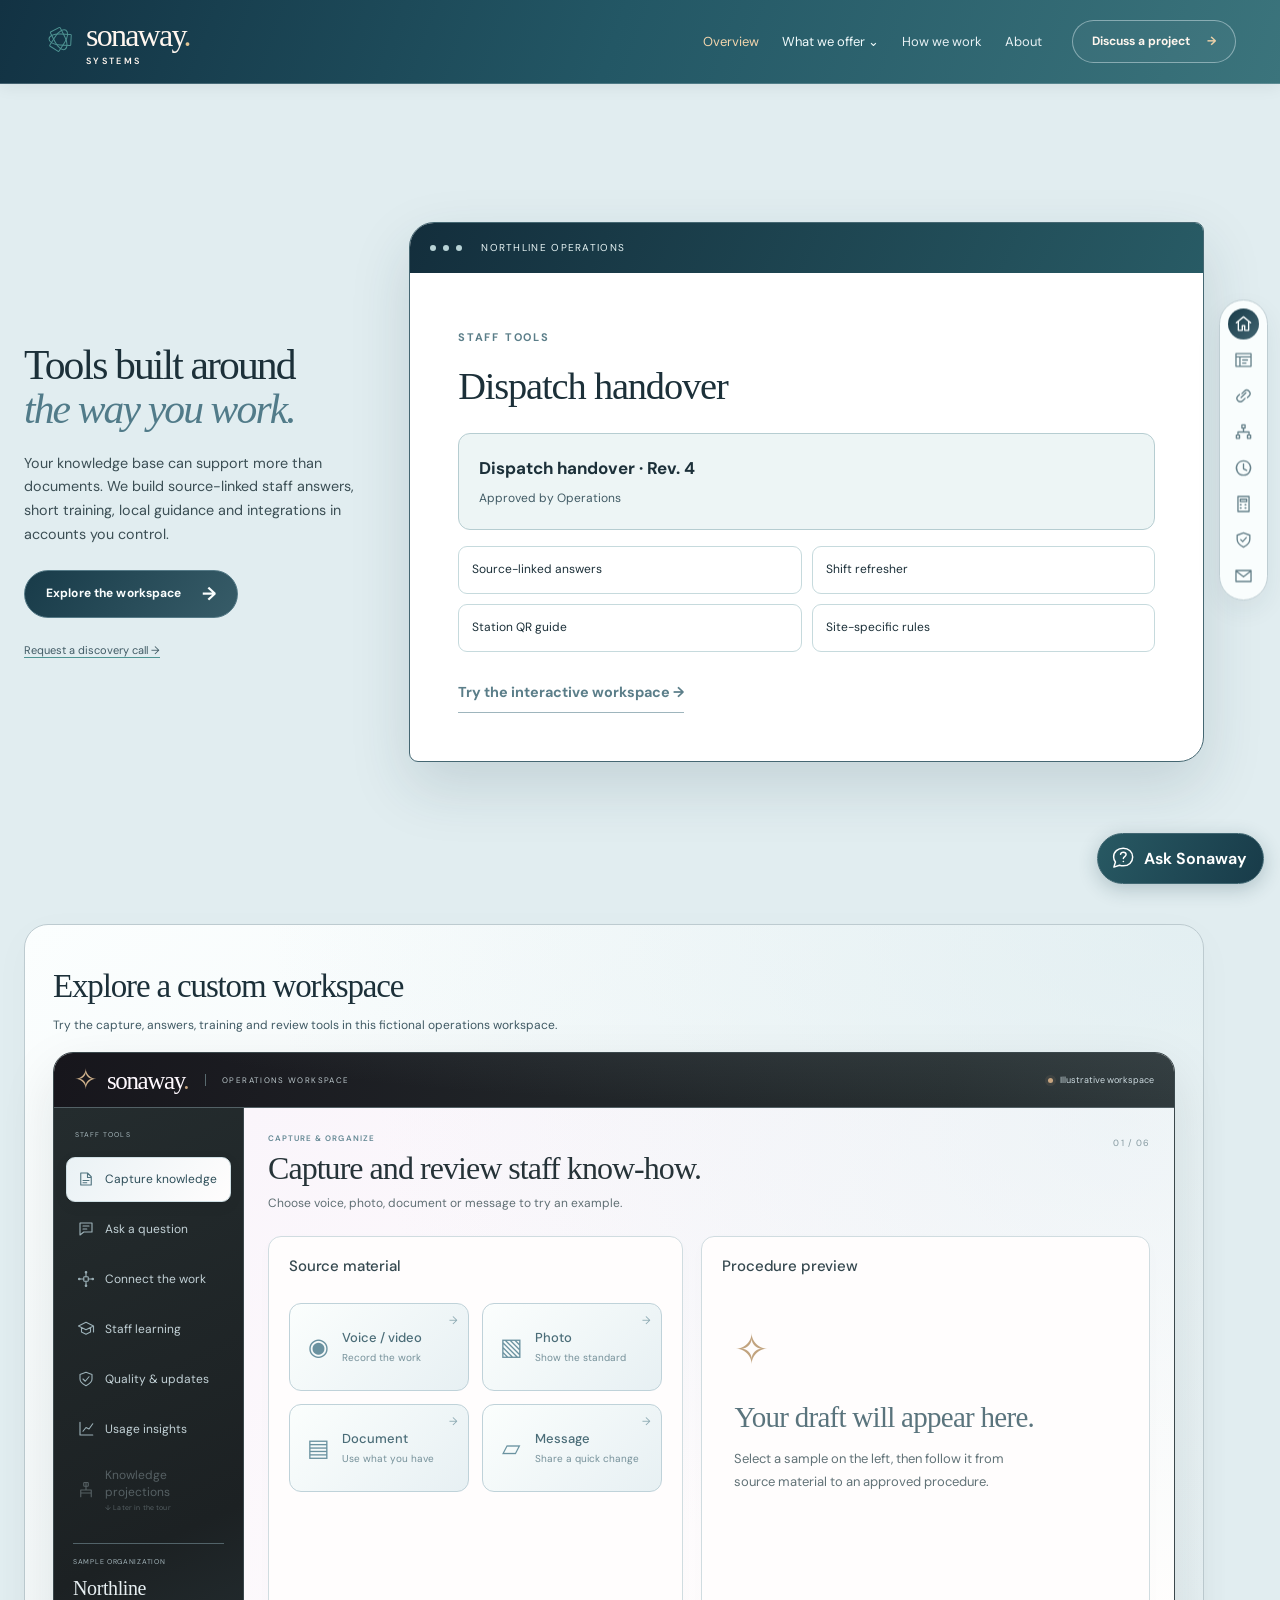
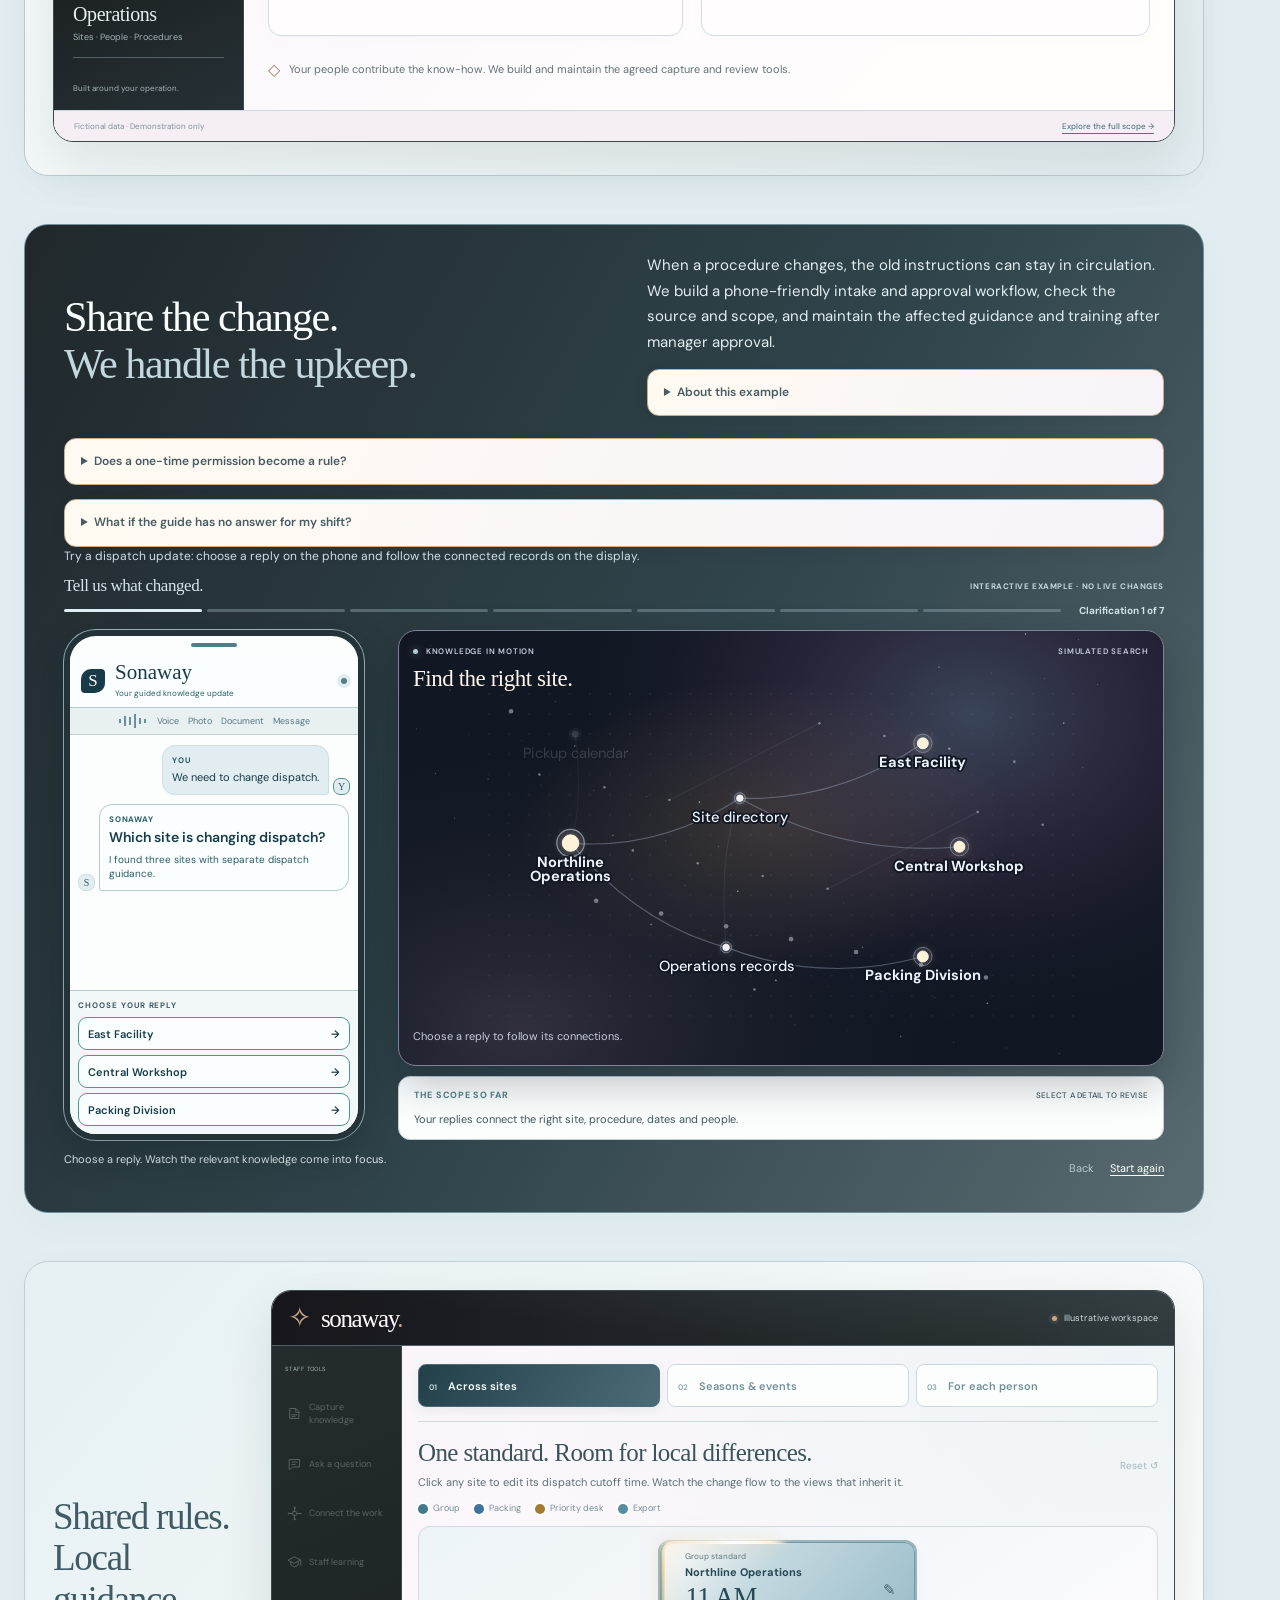
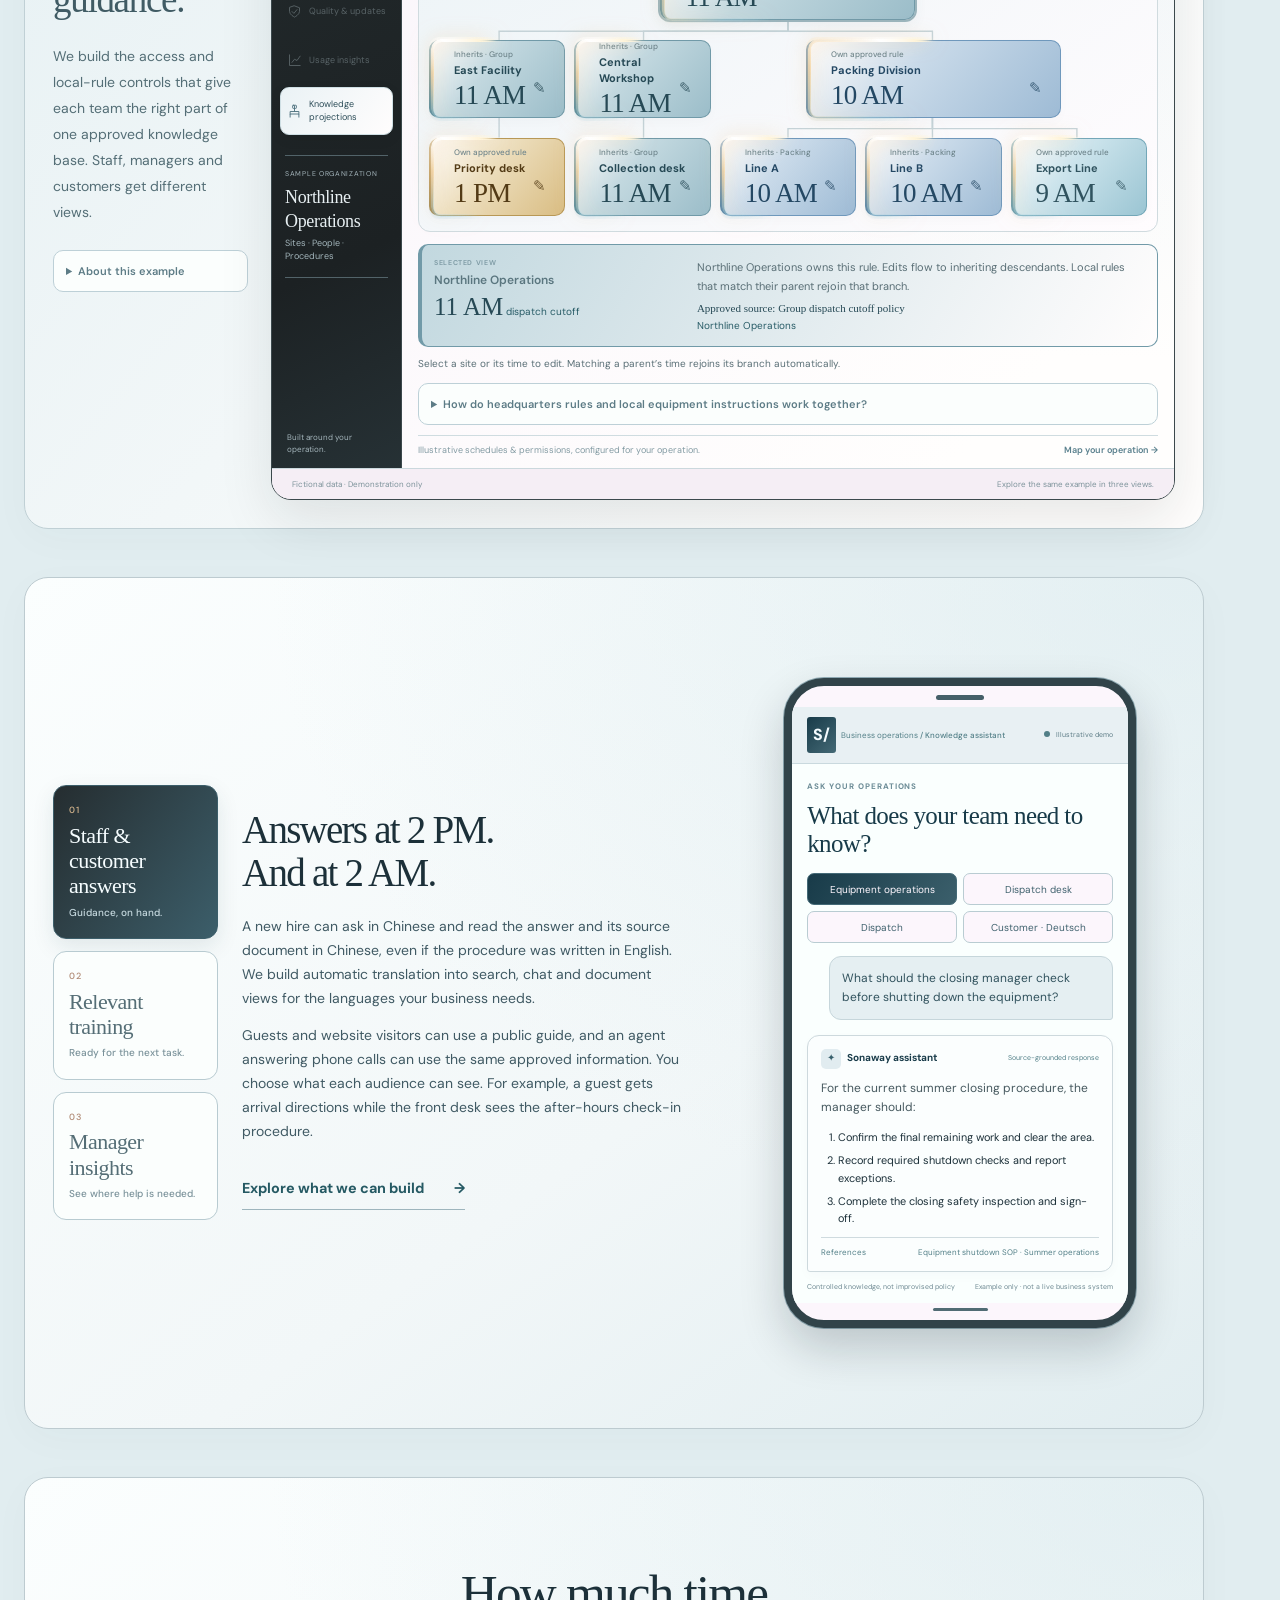
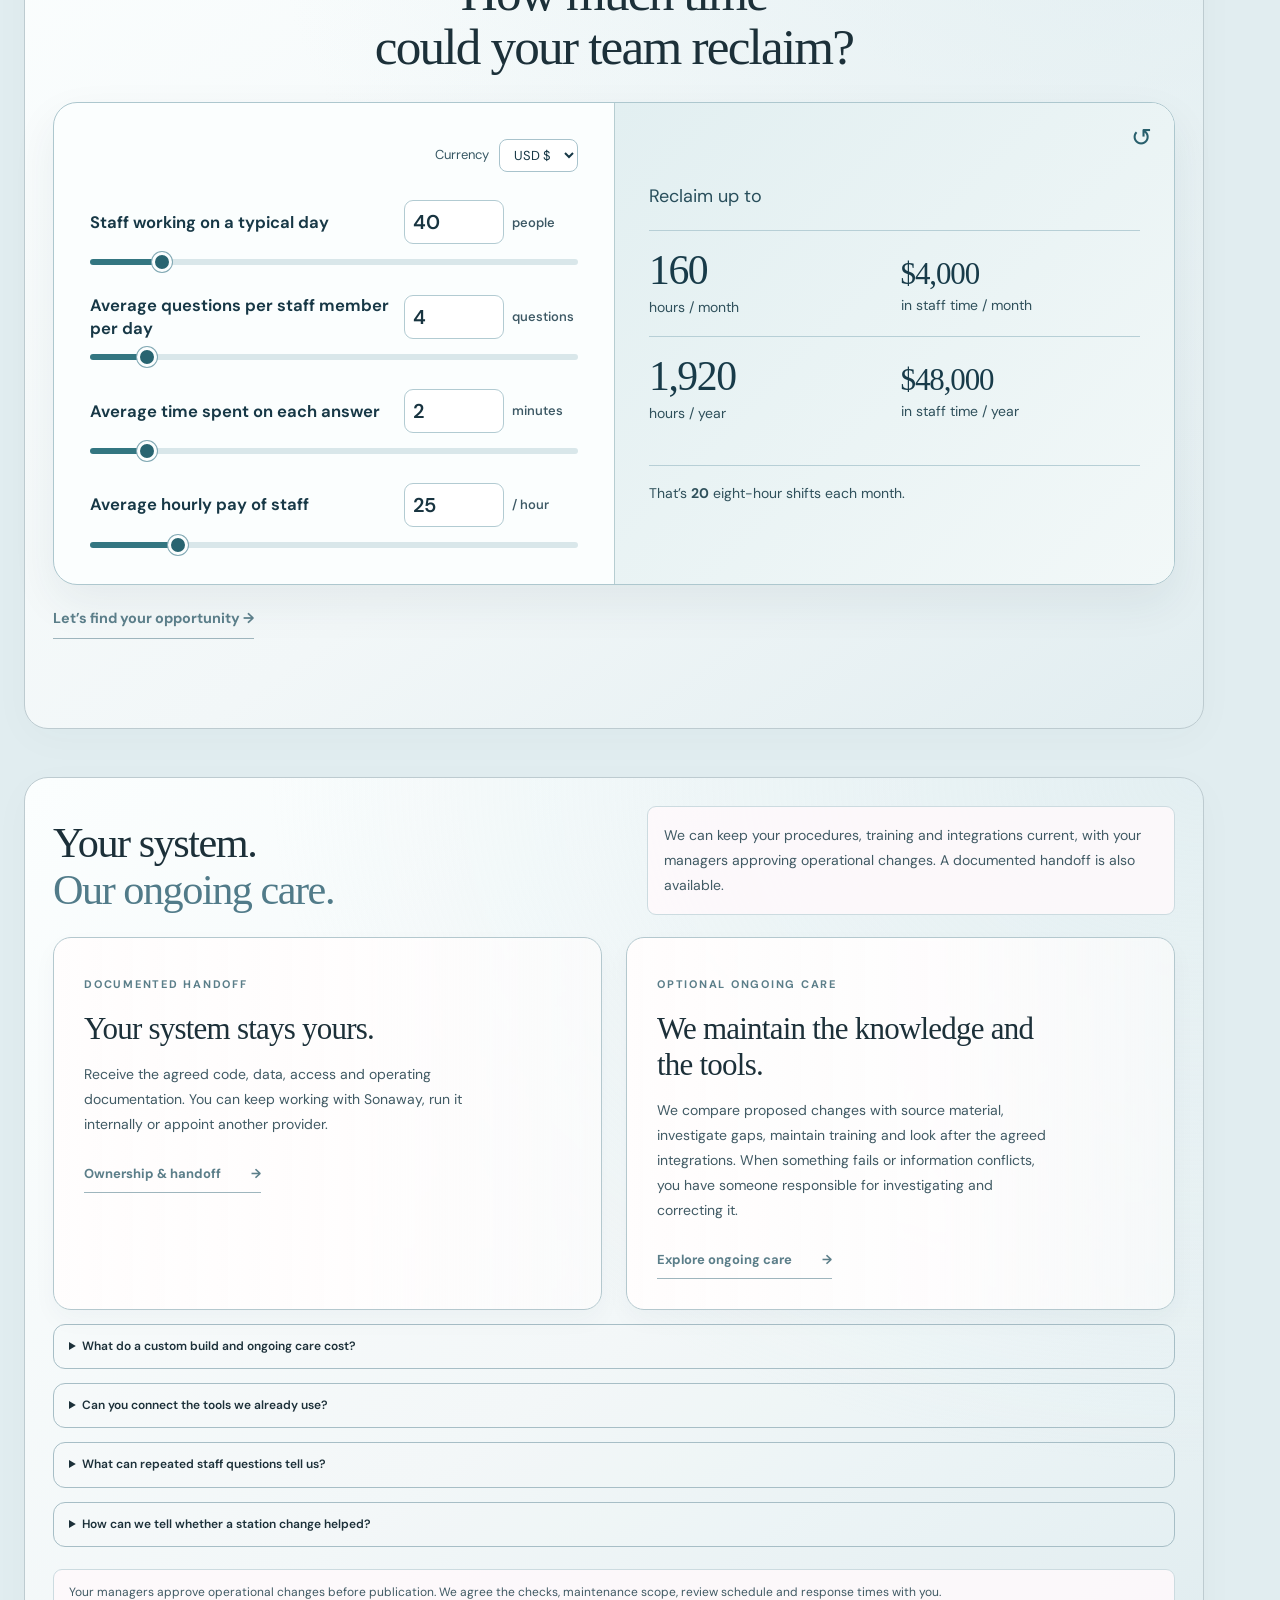
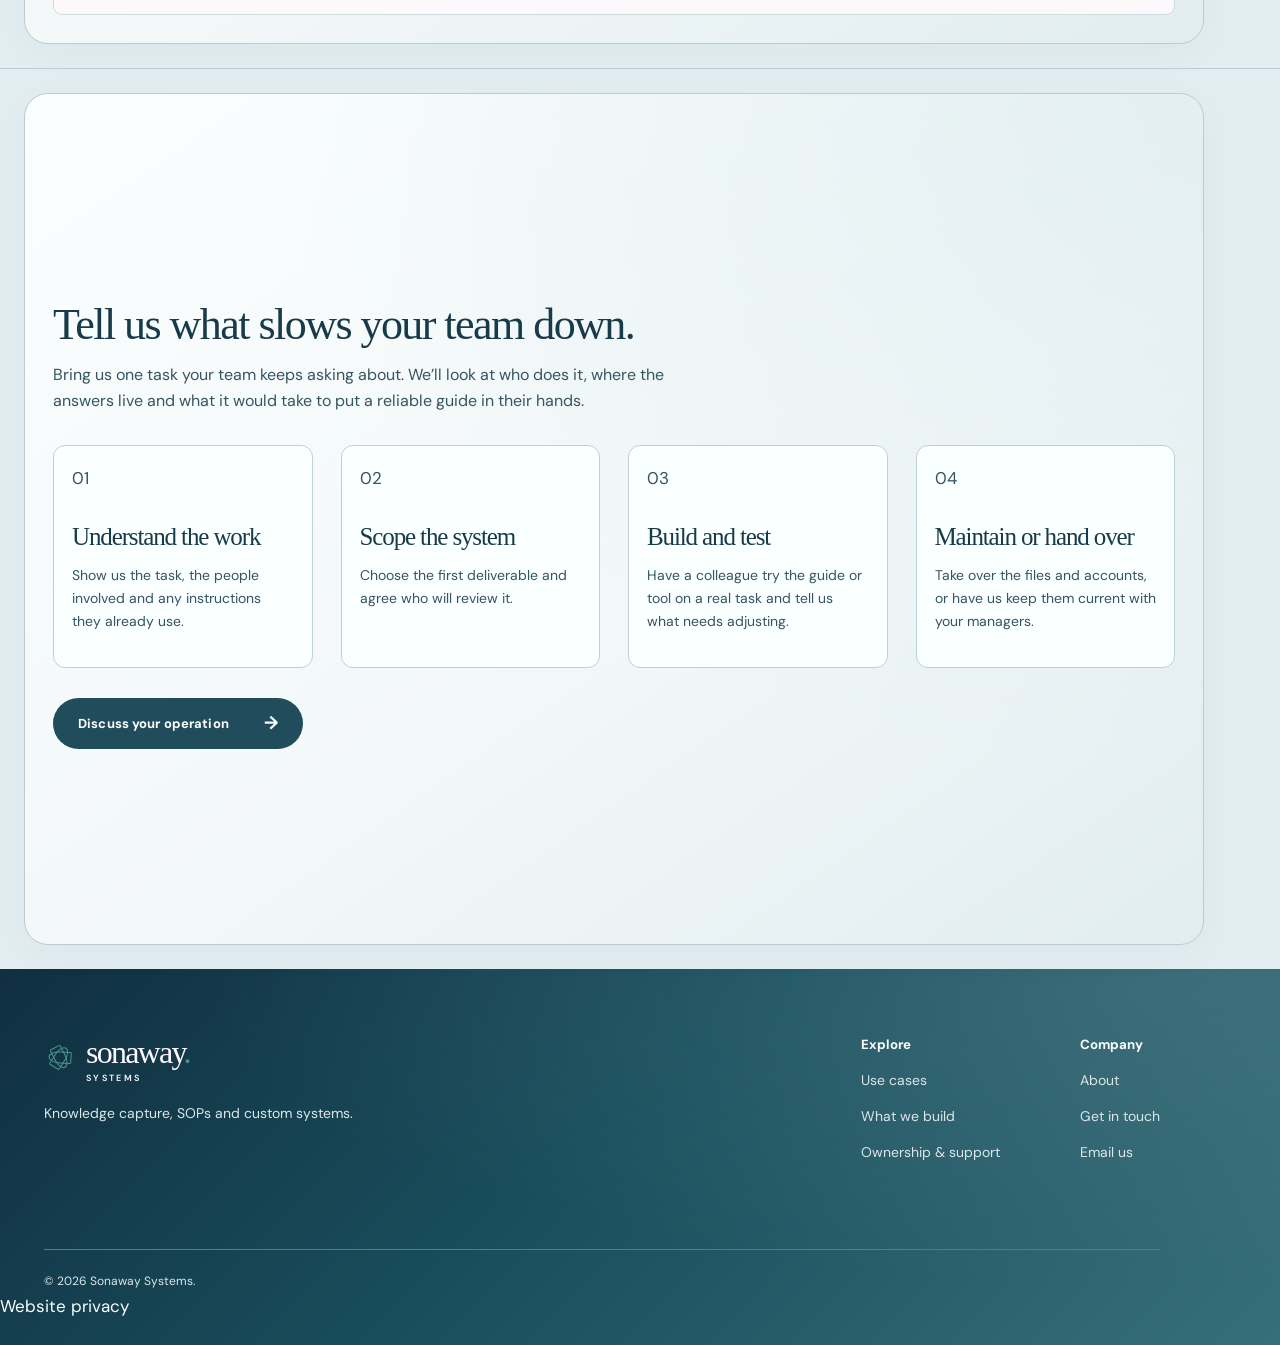
<file: custom-systems.html>
<!doctype html>
<html lang="en"><head><meta charset="UTF-8"><meta name="viewport" content="width=device-width,initial-scale=1"><meta name="robots" content="index,follow"><meta name="theme-color" content="#183b49"><meta name="description" content="Sonaway Systems captures staff know-how, reconciles procedures and builds knowledge bases, training and custom tools for small and midsize businesses."><meta property="og:title" content="Custom Systems | Sonaway Systems"><meta property="og:description" content="Sonaway Systems captures staff know-how, reconciles procedures and builds knowledge bases, training and custom tools for small and midsize businesses."><meta property="og:type" content="website"><meta property="og:image" content="https://sonawaysystems.com/assets/packing-floor-v2.webp"><title>Custom Systems | Sonaway Systems</title><link rel="icon" href="assets/favicon.svg?v=20261108satin1" type="image/svg+xml"><link rel="preconnect" href="https://fonts.googleapis.com"><link rel="preconnect" href="https://fonts.gstatic.com" crossorigin><link href="https://fonts.googleapis.com/css2?family=DM+Sans:wght@400;500;600;700&amp;family=Manrope:wght@400;500;600;700;800&amp;display=swap" rel="stylesheet"><link href="assets/styles.css?v=systems-whole2" rel="stylesheet"><link href="assets/knowledge-demo.css?v=systems-whole2" rel="stylesheet"><link href="assets/calculator-compact.css?v=systems-whole2" rel="stylesheet"><link href="assets/intake.css?v=systems-whole2" rel="stylesheet"><link href="assets/resort-theme.css?v=systems-whole2" rel="stylesheet"><link href="assets/luxury-editorial.css?v=systems-whole2" rel="stylesheet"><link href="assets/benefit-cards.css?v=systems-whole2" rel="stylesheet"><link href="assets/palette.css?v=systems-whole2" rel="stylesheet"><link href="assets/photo-hero.css?v=systems-whole2" rel="stylesheet"><link href="assets/story-chapters.css?v=systems-whole2" rel="stylesheet"><link href="assets/satin-theme.css?v=systems-whole2" rel="stylesheet"><link href="assets/product-showcase.css?v=systems-whole2" rel="stylesheet"><link rel="stylesheet" href="assets/home-combined.css?v=systems-whole2"><link rel="stylesheet" href="assets/product-workspace.css?v=systems-whole2"><link rel="stylesheet" href="assets/site-refinements.css?v=systems-whole2"><link rel="stylesheet" href="assets/interaction-motion.css?v=systems-whole2"><link rel="stylesheet" href="assets/clarity-polish.css?v=systems-whole2"><link rel="stylesheet" href="assets/header-polish.css?v=systems-whole2"><link rel="stylesheet" href="assets/benefit-scenarios.css?v=systems-whole2"><link rel="stylesheet" href="assets/clear-offer.css?v=systems-whole2"><script src="assets/systems-nav.js?v=systems-whole2" defer></script><link rel="canonical" href="https://sonawaysystems.com/custom-systems.html"><link rel="stylesheet" href="assets/systems-theme.css?v=flow1"><link rel="stylesheet" href="assets/site-cleanup.css?v=nov21"><link rel="stylesheet" href="/assets/ask-sonaway.css?v=chat6"><script defer src="/assets/ask-sonaway.js?v=chat6"></script><link rel="stylesheet" href="/assets/portrait.css?v=1"></head><body class="story-home"><header class="site-header" id="top"><div class="nav-wrap wrap"><a class="brand" href="index.html" aria-label="Sonaway Systems home"><span class="brand-symbol"><span></span><span></span><span></span></span><span class="brand-name">sonaway<span class="brand-dot">.</span><small class="systems-brand-label">SYSTEMS</small></span></a><nav class="desktop-nav" aria-label="Main navigation"><a href="index.html" class="active">Overview</a><details class="systems-offer"><summary>What we offer <span aria-hidden="true">⌄</span></summary><div><a href="knowledge-capture.html">Knowledge Capture &amp; SOPs</a><a href="custom-systems.html">Custom Systems</a></div></details><a href="approach.html" class="">How we work</a><a href="about.html" class="">About</a></nav><a href="contact.html" class="nav-contact">Discuss a project <span>→</span></a><button class="mobile-menu-button" aria-label="Open menu" aria-expanded="false" aria-controls="mobile-nav"><svg class="icon " width="20" height="20" viewbox="0 0 24 24" fill="none" stroke="currentColor" stroke-width="1.6" stroke-linecap="round" stroke-linejoin="round" aria-hidden="true"><path d="M4 7h16M4 12h16M4 17h16"></path></svg></button></div><nav class="mobile-nav" id="mobile-nav" aria-label="Mobile navigation"><a href="index.html" class="active">Overview</a><details class="systems-offer"><summary>What we offer <span aria-hidden="true">⌄</span></summary><div><a href="knowledge-capture.html">Knowledge Capture &amp; SOPs</a><a href="custom-systems.html">Custom Systems</a></div></details><a href="approach.html" class="">How we work</a><a href="about.html" class="">About</a><a href="contact.html" class="mobile-cta">Discuss a project →</a></nav></header><nav class="story-index" aria-label="Homepage chapters"><a href="#story-overview" aria-label="Overview" data-story-link="" class="story-index-link" aria-current="location"><svg viewBox="0 0 24 24" fill="none" stroke="currentColor" stroke-width="1.7" stroke-linecap="round" stroke-linejoin="round" aria-hidden="true"><path d="M3 10.5 12 3l9 7.5 M5.5 9v11h5v-6h3v6h5V9"/></svg><span class="story-index-label">Overview</span></a><a href="#what-we-build" aria-label="What we build" data-story-link="" class="story-index-link"><svg viewBox="0 0 24 24" fill="none" stroke="currentColor" stroke-width="1.7" stroke-linecap="round" stroke-linejoin="round" aria-hidden="true"><path d="M2.5 4h19v16h-19z M3 8h18 M7.5 8v12 M11 12h6m-6 4h4"/></svg><span class="story-index-label">What we build</span></a><a href="#knowledge-in-action" aria-label="Connected updates" data-story-link="" class="story-index-link"><svg viewBox="0 0 24 24" fill="none" stroke="currentColor" stroke-width="1.7" stroke-linecap="round" stroke-linejoin="round" aria-hidden="true"><path d="M9 14l6-6 M7 10l-2 2a4 4 0 0 0 6 6l3-3 M10 9l3-3a4 4 0 0 1 6 6l-2 2"/></svg><span class="story-index-label">Connected updates</span></a><a href="#knowledge-projections" aria-label="Projections" data-story-link="" class="story-index-link"><svg viewBox="0 0 24 24" fill="none" stroke="currentColor" stroke-width="1.7" stroke-linecap="round" stroke-linejoin="round" aria-hidden="true"><path d="M10 3h4v4h-4z M12 7v5 M5 16v-4h14v4 M3 16h4v4H3z M17 16h4v4h-4z"/></svg><span class="story-index-label">Projections</span></a><a href="#daily-use" aria-label="Daily use" data-story-link="" class="story-index-link"><svg viewBox="0 0 24 24" fill="none" stroke="currentColor" stroke-width="1.7" stroke-linecap="round" stroke-linejoin="round" aria-hidden="true"><path d="M12 3a9 9 0 1 0 .01 0z M12 7v6l4 2"/></svg><span class="story-index-label">Daily use</span></a><a href="#time-calculator" aria-label="Time reclaimed" data-story-link="" class="story-index-link"><svg viewBox="0 0 24 24" fill="none" stroke="currentColor" stroke-width="1.7" stroke-linecap="round" stroke-linejoin="round" aria-hidden="true"><path d="M5 2.5h14v19H5z M8 6h8v3H8z M8 13h1m5 0h1m-7 4h1m5 0h1"/></svg><span class="story-index-label">Time reclaimed</span></a><a href="#managed-support" aria-label="Ownership &amp; care" data-story-link="" class="story-index-link"><svg viewBox="0 0 24 24" fill="none" stroke="currentColor" stroke-width="1.7" stroke-linecap="round" stroke-linejoin="round" aria-hidden="true"><path d="M12 3 4 6v5c0 5 4 8 8 10 4-2 8-5 8-10V6z M8.5 11.5l2.5 2.5 4.5-5"/></svg><span class="story-index-label">Ownership &amp; care</span></a><a href="#story-contact" aria-label="Get started" data-story-link="" class="story-index-link"><svg viewBox="0 0 24 24" fill="none" stroke="currentColor" stroke-width="1.7" stroke-linecap="round" stroke-linejoin="round" aria-hidden="true"><path d="M2.5 5h19v14h-19z M3 6l9 7 9-7"/></svg><span class="story-index-label">Get started</span></a></nav><main id="main"><section class="photo-hero story-chapter story-screen story-cover systems-custom-hero" id="story-overview" data-story-chapter data-story-label="Overview" data-story-index="0"><div class="photo-hero-inner"><div class="ph-copy"><h1>Tools built around<br><em>the way you work.</em></h1><p class="ph-offer">Your knowledge base can support more than documents. We build source-linked staff answers, short training, local guidance and integrations in accounts you control.</p><a class="btn btn-primary" href="#what-we-build">Explore the workspace <span aria-hidden="true">→</span></a><p class="ph-ownership"><a href="contact.html">Request a discovery call →</a></p></div><div class="systems-hero-preview"><div class="systems-window-top"><i></i><i></i><i></i><span>NORTHLINE OPERATIONS</span></div><div class="systems-preview-body"><span class="micro">STAFF TOOLS</span><h2>Dispatch handover</h2><div class="systems-preview-record"><strong>Dispatch handover · Rev. 4</strong><span>Approved by Operations</span></div><div class="systems-preview-outputs"><span>Source-linked answers</span><span>Shift refresher</span><span>Station QR guide</span><span>Site-specific rules</span></div><a class="text-link" href="#what-we-build">Try the interactive workspace →</a></div></div></div></section><section class="section light-section story-chapter merge-build pw-build-chapter" id="what-we-build" data-story-chapter="" data-story-label="What we build" data-story-index="1"><div class="story-screen story-connections" id="what-we-build-card-1" data-story-page="1" data-story-pages="1"><div class="story-surface"><div class="wrap story-content"><div class="section-head "><h2>Explore a custom workspace</h2><p>Try the capture, answers, training and review tools in this fictional operations workspace.</p></div><div class="pw-shell pw-explorer" data-product-workspace>
 <div class="pw-chrome"><div class="pw-wordmark"><span class="pw-logo" aria-hidden="true">✧</span><span>sonaway<span class="pw-brand-dot">.</span></span><span class="pw-chrome-label">OPERATIONS WORKSPACE</span></div><span class="pw-environment"><i></i> Illustrative workspace</span></div>
 <div class="pw-layout"><aside class="pw-sidebar"><span class="pw-side-label">STAFF TOOLS</span><nav aria-label="Explore the example workspace"><button type="button" class="pw-nav-button" aria-pressed="true" data-workspace-module="capture"><svg viewbox="0 0 24 24" fill="none" stroke="currentColor" stroke-width="1.5" stroke-linecap="round" stroke-linejoin="round" aria-hidden="true"><path d="M5 4h9l5 5v11H5zM14 4v6h5M8 14h8M8 17h5"></path></svg><span>Capture knowledge</span></button><button type="button" class="pw-nav-button" aria-pressed="false" data-workspace-module="answers"><svg viewbox="0 0 24 24" fill="none" stroke="currentColor" stroke-width="1.5" stroke-linecap="round" stroke-linejoin="round" aria-hidden="true"><path d="M4 4h16v12H9l-5 4zM8 8h8M8 12h5"></path></svg><span>Ask a question</span></button><button type="button" class="pw-nav-button" aria-pressed="false" data-workspace-module="connections"><svg viewbox="0 0 24 24" fill="none" stroke="currentColor" stroke-width="1.5" stroke-linecap="round" stroke-linejoin="round" aria-hidden="true"><rect x="9" y="9" width="6" height="6" rx="1"></rect><path d="M12 3v6m0 6v6M3 12h6m6 0h6"></path><circle cx="12" cy="3" r="1"></circle><circle cx="12" cy="21" r="1"></circle><circle cx="3" cy="12" r="1"></circle><circle cx="21" cy="12" r="1"></circle></svg><span>Connect the work</span></button><button type="button" class="pw-nav-button" aria-pressed="false" data-workspace-module="learning"><svg viewbox="0 0 24 24" fill="none" stroke="currentColor" stroke-width="1.5" stroke-linecap="round" stroke-linejoin="round" aria-hidden="true"><path d="m2 8 10-5 10 5-10 5zM6 10v6l6 3 6-3v-6M22 8v8"></path></svg><span>Staff learning</span></button><button type="button" class="pw-nav-button" aria-pressed="false" data-workspace-module="quality"><svg viewbox="0 0 24 24" fill="none" stroke="currentColor" stroke-width="1.5" stroke-linecap="round" stroke-linejoin="round" aria-hidden="true"><path d="m12 3 8 3v6c0 5-8 9-8 9s-8-4-8-9V6zM8 12l3 3 5-6"></path></svg><span>Quality &amp; updates</span></button><button type="button" class="pw-nav-button" aria-pressed="false" data-workspace-module="insights"><svg viewbox="0 0 24 24" fill="none" stroke="currentColor" stroke-width="1.5" stroke-linecap="round" stroke-linejoin="round" aria-hidden="true"><path d="M4 3v17h17M8 15l4-5 4 2 5-7"></path></svg><span>Usage insights</span></button><button type="button" class="pw-nav-button" disabled aria-pressed="false"><svg viewbox="0 0 24 24" fill="none" stroke="currentColor" stroke-width="1.5" stroke-linecap="round" stroke-linejoin="round" aria-hidden="true"><path d="M12 3v5M5 21v-5h14v5M5 16v-4h14v4M12 8v4"></path><rect x="9" y="2" width="6" height="5" rx="1"></rect></svg><span>Knowledge projections<span class="pw-nav-note">↓ Later in the tour</span></span></button></nav><div class="pw-property"><span>SAMPLE ORGANIZATION</span><strong>Northline Operations</strong><small>Sites · People · Procedures</small></div><div class="pw-side-foot">Built around your operation.</div></aside>
 <div class="pw-content"><div class="pw-view-heading"><div><span class="pw-kicker" data-pw-kicker>CAPTURE &amp; ORGANIZE</span><h3 data-pw-title>Make practical know-how useful.</h3><p data-pw-description role="status" aria-live="polite">Bring source material and staff experience into one reviewed procedure.</p></div><span class="pw-view-number" data-pw-number>01 / 06</span></div><div class="pw-stage" data-pw-stage></div><div class="pw-outcome" role="status" aria-live="polite"><span aria-hidden="true">◇</span><p data-pw-outcome>Your knowledge stays linked to its evidence and the people responsible for it.</p></div></div></div>
 <div class="pw-footer"><span>Fictional data · Demonstration only</span><a href="capabilities.html">Explore the full scope →</a></div></div></div></div></div></section>
<section id="knowledge-in-action" class="story-chapter merge-chapter knowledge-section merge-updates" data-story-chapter="" data-story-label="Connected updates" aria-labelledby="kl-title" data-story-index="2"><div class="story-screen" id="knowledge-in-action-card"><div class="story-surface"><div class="wrap merge-content"><div class="merge-update"><div class="merge-update-heading"><div><h2 id="kl-title">Share the change.<br><em>We handle the upkeep.</em></h2></div><div><p>When a procedure changes, the old instructions can stay in circulation. We build a phone-friendly intake and approval workflow, check the source and scope, and maintain the affected guidance and training after manager approval.</p><details class="story-context"><summary>About this example</summary><p>Choose replies on the phone. The display beside it shows how the search narrows to the right site, procedure, dates and people. At the end, review and approve the fictional change. Nothing is published to a real system.</p></details></div></div><details class="story-context" id="standing-rules"><summary>Does a one-time permission become a rule?</summary><p>An approval to release a particular order applies to that order. Staff handle that decision with the person responsible. A one-off permission stays out of the playbook.</p><p>During guided intake, we ask what conditions would let a future shift repeat the action without requesting fresh permission. If there is a repeatable exception, the designated owner can review its conditions and approve it as standing guidance.</p></details><details class="story-context" id="missing-exceptions"><summary>What if the guide has no answer for my shift?</summary><p>If a packer asks about night shift and only a general release procedure is documented, the assistant can show that procedure, say there is no confirmed night-shift instruction and point the packer to the designated supervisor. Where configured, a gap in the guide can be flagged for review. The chat does not grant permission for an individual order.</p><p>If the question gives no indication of an exception and nobody has documented it, the system may return the general rule even though a different rule applies. People who know the work help us find those gaps.</p></details><p id="merge-intake-explanation" class="merge-update-instruction">Try a dispatch update: choose a reply on the phone and follow the connected records on the display.</p><section id="guided-intake" class="gi-shell" aria-label="Guided knowledge update example" aria-describedby="merge-intake-explanation">
<div class="gi-head"><strong>Tell us what changed.</strong><span>INTERACTIVE EXAMPLE · NO LIVE CHANGES</span></div>
<div class="gi-interactive" hidden><div class="gi-meter"><div class="gi-progress" aria-hidden="true"></div><span class="gi-counter"></span></div><div class="gi-body"><div class="gi-conversation"></div><aside class="gi-aside" aria-label="Live example knowledge map"><div class="gi-map"><div class="gi-network-top"><span><i></i> KNOWLEDGE IN MOTION</span><span>SIMULATED SEARCH</span></div><h4 class="gi-network-title"></h4><svg class="gi-network" viewbox="0 0 640 360" role="img" aria-label="Relevant knowledge records narrow as you answer"><defs><radialgradient id="gi-glow"><stop offset="0" stop-color="#B69A68" stop-opacity=".2"></stop><stop offset="1" stop-color="#B69A68" stop-opacity="0"></stop></radialgradient><pattern id="gi-grid" width="22" height="22" patternunits="userSpaceOnUse"><circle cx="1" cy="1" r=".65" fill="#d9c8db" opacity=".2"></circle></pattern></defs><rect width="640" height="360" fill="url(#gi-grid)"></rect><ellipse cx="300" cy="145" rx="270" ry="160" fill="url(#gi-glow)"></ellipse><g class="gi-network-edges"></g><g class="gi-network-nodes"></g></svg><p class="gi-network-caption" aria-live="off"></p></div><div class="gi-scope"><h4>THE SCOPE SO FAR <span>SELECT A DETAIL TO REVISE</span></h4><p class="gi-scope-empty">Your replies connect the right site, procedure, dates and people.</p><dl class="gi-summary"></dl></div></aside></div><div class="gi-foot"><p class="gi-status" role="status" aria-live="polite"></p><div><button type="button" data-gi-back>Back</button><button type="button" data-gi-reset>Start again</button></div></div></div><p class="gi-fallback">A simple dispatch update becomes a precise, reviewed change: choose the property, venue, arrangement, dates, affected customers and approver. Enable JavaScript to explore this scripted example.</p></section>
</div></div></div></div></section><section class="section knowledge-section projection-section story-chapter pw-projection-chapter" id="knowledge-projections" aria-label="Knowledge projections in action" data-story-chapter="" data-story-label="Projections" data-story-index="3"><div class="story-screen story-projections" id="knowledge-projections-card-1" data-story-page="1" data-story-pages="1"><div class="story-surface"><div class="wrap story-content projection-editorial"><div class="demo-intro" id="projection-explanation"><div><h3>Shared rules.<br>Local guidance.</h3></div><div><p class="demo-instruction">We build the access and local-rule controls that give each team the right part of one approved knowledge base. Staff, managers and customers get different views.</p><details class="story-context"><summary>About this example</summary><p>We model shared standards and approved variations for locations, facilities, seasons, events and roles. A group policy can reach the sites it applies to while a workshop without a loading bay sees only the checks that apply on site.</p><p>The same reviewed information can support an event crew, a dispatch desk team or a customer assistant. We configure what each audience can access; managers approve the rules and exceptions.</p></details></div></div>
<div class="pw-shell pw-projection">
 <div class="pw-chrome"><div class="pw-wordmark"><span class="pw-logo" aria-hidden="true">✧</span><span>sonaway<span class="pw-brand-dot">.</span></span><span class="pw-chrome-label">OPERATIONS WORKSPACE</span></div><span class="pw-environment"><i></i> Illustrative workspace</span></div>
 <div class="pw-layout"><aside class="pw-sidebar"><span class="pw-side-label">STAFF TOOLS</span><nav aria-label="Projection workspace"><button type="button" class="pw-nav-button" disabled aria-pressed="false"><svg viewbox="0 0 24 24" fill="none" stroke="currentColor" stroke-width="1.5" stroke-linecap="round" stroke-linejoin="round" aria-hidden="true"><path d="M5 4h9l5 5v11H5zM14 4v6h5M8 14h8M8 17h5"></path></svg><span>Capture knowledge</span></button><button type="button" class="pw-nav-button" disabled aria-pressed="false"><svg viewbox="0 0 24 24" fill="none" stroke="currentColor" stroke-width="1.5" stroke-linecap="round" stroke-linejoin="round" aria-hidden="true"><path d="M4 4h16v12H9l-5 4zM8 8h8M8 12h5"></path></svg><span>Ask a question</span></button><button type="button" class="pw-nav-button" disabled aria-pressed="false"><svg viewbox="0 0 24 24" fill="none" stroke="currentColor" stroke-width="1.5" stroke-linecap="round" stroke-linejoin="round" aria-hidden="true"><rect x="9" y="9" width="6" height="6" rx="1"></rect><path d="M12 3v6m0 6v6M3 12h6m6 0h6"></path><circle cx="12" cy="3" r="1"></circle><circle cx="12" cy="21" r="1"></circle><circle cx="3" cy="12" r="1"></circle><circle cx="21" cy="12" r="1"></circle></svg><span>Connect the work</span></button><button type="button" class="pw-nav-button" disabled aria-pressed="false"><svg viewbox="0 0 24 24" fill="none" stroke="currentColor" stroke-width="1.5" stroke-linecap="round" stroke-linejoin="round" aria-hidden="true"><path d="m2 8 10-5 10 5-10 5zM6 10v6l6 3 6-3v-6M22 8v8"></path></svg><span>Staff learning</span></button><button type="button" class="pw-nav-button" disabled aria-pressed="false"><svg viewbox="0 0 24 24" fill="none" stroke="currentColor" stroke-width="1.5" stroke-linecap="round" stroke-linejoin="round" aria-hidden="true"><path d="m12 3 8 3v6c0 5-8 9-8 9s-8-4-8-9V6zM8 12l3 3 5-6"></path></svg><span>Quality &amp; updates</span></button><button type="button" class="pw-nav-button" disabled aria-pressed="false"><svg viewbox="0 0 24 24" fill="none" stroke="currentColor" stroke-width="1.5" stroke-linecap="round" stroke-linejoin="round" aria-hidden="true"><path d="M4 3v17h17M8 15l4-5 4 2 5-7"></path></svg><span>Usage insights</span></button><button type="button" class="pw-nav-button" aria-pressed="true" data-projection-open><svg viewbox="0 0 24 24" fill="none" stroke="currentColor" stroke-width="1.5" stroke-linecap="round" stroke-linejoin="round" aria-hidden="true"><path d="M12 3v5M5 21v-5h14v5M5 16v-4h14v4M12 8v4"></path><rect x="9" y="2" width="6" height="5" rx="1"></rect></svg><span>Knowledge projections</span></button></nav><div class="pw-property"><span>SAMPLE ORGANIZATION</span><strong>Northline Operations</strong><small>Sites · People · Procedures</small></div><div class="pw-side-foot">Built around your operation.</div></aside>
 <div class="pw-content"><div class="pw-projection-title"><span class="pw-kicker">CONTEXT &amp; INHERITANCE</span><strong>Knowledge projections</strong><p>The same foundation. Guidance for each site, date and role.</p></div><div class="pw-projection-body"><div id="knowledge-lab" class="kl-shell" aria-describedby="projection-explanation"><div class="kl-topbar"><span><i></i>THE CONNECTED OPERATION</span><span>INTERACTIVE EXAMPLE · FICTIONAL DATA</span></div><div id="kl-interactive" hidden>
<div class="kl-tabs" role="tablist" aria-label="Explore connected operational knowledge"><button type="button" id="kl-tab-policy" role="tab" aria-selected="true" aria-controls="kl-panel-policy"><span>01</span> Across sites</button><button type="button" id="kl-tab-context" role="tab" aria-selected="false" aria-controls="kl-panel-context" tabindex="-1"><span>02</span> Seasons &amp; events</button><button type="button" id="kl-tab-audience" role="tab" aria-selected="false" aria-controls="kl-panel-audience" tabindex="-1"><span>03</span> For each person</button></div>
<div id="kl-panel-policy" class="kl-panel" role="tabpanel" aria-labelledby="kl-tab-policy" tabindex="0"><div class="kl-panel-heading"><div><h3>One standard. Room for local differences.</h3><p>Click any site to edit its dispatch cutoff time. Watch the change flow to the views that inherit it.</p></div><div class="kl-actions"><button id="kl-reset" type="button" class="kl-reset">Reset ↺</button></div></div>
<div class="kl-legend" aria-label="Approved policy sources"></div>
<div class="kl-tree kl-map"><svg class="kl-edges" aria-hidden="true"></svg><div class="kl-node kl-n-core" data-policy-node="core" data-rule="core"><button type="button" class="kl-node-trigger" aria-expanded="false"><span class="kl-node-origin"></span><strong>Northline Operations</strong><span class="kl-node-time"></span><span class="kl-node-change"></span><span class="kl-edit-hint" aria-hidden="true">✎</span></button><select class="kl-inline-time" aria-label="Dispatch cutoff time for core" hidden></select></div><div class="kl-node kl-n-lake" data-policy-node="lake" data-rule="core" data-parent="core"><button type="button" class="kl-node-trigger" aria-expanded="false"><span class="kl-node-origin"></span><strong>East Facility</strong><span class="kl-node-time"></span><span class="kl-node-change"></span><span class="kl-edit-hint" aria-hidden="true">✎</span></button><select class="kl-inline-time" aria-label="Dispatch cutoff time for lake" hidden></select></div><div class="kl-node kl-n-garden" data-policy-node="garden" data-rule="core" data-parent="core"><button type="button" class="kl-node-trigger" aria-expanded="false"><span class="kl-node-origin"></span><strong>Central Workshop</strong><span class="kl-node-time"></span><span class="kl-node-change"></span><span class="kl-edit-hint" aria-hidden="true">✎</span></button><select class="kl-inline-time" aria-label="Dispatch cutoff time for garden" hidden></select></div><div class="kl-node kl-n-alpine" data-policy-node="alpine" data-rule="alpine" data-parent="core"><button type="button" class="kl-node-trigger" aria-expanded="false"><span class="kl-node-origin"></span><strong>Packing Division</strong><span class="kl-node-time"></span><span class="kl-node-change"></span><span class="kl-edit-hint" aria-hidden="true">✎</span></button><select class="kl-inline-time" aria-label="Dispatch cutoff time for alpine" hidden></select></div><div class="kl-node kl-n-suites" data-policy-node="suites" data-rule="suites" data-parent="lake"><button type="button" class="kl-node-trigger" aria-expanded="false"><span class="kl-node-origin"></span><strong>Priority desk</strong><span class="kl-node-time"></span><span class="kl-node-change"></span><span class="kl-edit-hint" aria-hidden="true">✎</span></button><select class="kl-inline-time" aria-label="Dispatch cutoff time for suites" hidden></select></div><div class="kl-node kl-n-rooms" data-policy-node="rooms" data-rule="core" data-parent="garden"><button type="button" class="kl-node-trigger" aria-expanded="false"><span class="kl-node-origin"></span><strong>Collection desk</strong><span class="kl-node-time"></span><span class="kl-node-change"></span><span class="kl-edit-hint" aria-hidden="true">✎</span></button><select class="kl-inline-time" aria-label="Dispatch cutoff time for orders" hidden></select></div><div class="kl-node kl-n-lodgeA" data-policy-node="lodgeA" data-rule="alpine" data-parent="alpine"><button type="button" class="kl-node-trigger" aria-expanded="false"><span class="kl-node-origin"></span><strong>Line A</strong><span class="kl-node-time"></span><span class="kl-node-change"></span><span class="kl-edit-hint" aria-hidden="true">✎</span></button><select class="kl-inline-time" aria-label="Dispatch cutoff time for lodgeA" hidden></select></div><div class="kl-node kl-n-lodgeB" data-policy-node="lodgeB" data-rule="alpine" data-parent="alpine"><button type="button" class="kl-node-trigger" aria-expanded="false"><span class="kl-node-origin"></span><strong>Line B</strong><span class="kl-node-time"></span><span class="kl-node-change"></span><span class="kl-edit-hint" aria-hidden="true">✎</span></button><select class="kl-inline-time" aria-label="Dispatch cutoff time for lodgeB" hidden></select></div><div class="kl-node kl-n-chalet" data-policy-node="chalet" data-rule="chalet" data-parent="alpine"><button type="button" class="kl-node-trigger" aria-expanded="false"><span class="kl-node-origin"></span><strong>Export Line</strong><span class="kl-node-time"></span><span class="kl-node-change"></span><span class="kl-edit-hint" aria-hidden="true">✎</span></button><select class="kl-inline-time" aria-label="Dispatch cutoff time for chalet" hidden></select></div></div>
<div id="kl-policy-detail" class="kl-policy-detail" data-rule="core"><div><span class="kl-kicker">SELECTED VIEW</span><h4 id="kl-detail-name"></h4><strong id="kl-detail-time"></strong><span> dispatch cutoff</span></div><div><p id="kl-detail-description"></p><strong id="kl-detail-source"></strong><span id="kl-detail-path"></span><button type="button" id="kl-inherit" class="kl-inherit" hidden>Use parent rule</button></div></div><p id="kl-policy-status" class="kl-status" role="status" aria-live="polite"></p></div>
<div id="kl-panel-context" class="kl-panel" role="tabpanel" aria-labelledby="kl-tab-context" tabindex="0" hidden><div class="kl-panel-heading"><div><h3>A date changes which rules apply.</h3><p>Pick a question and a date. Follow the highlighted path to the answer.</p></div></div>
<div class="kl-context-controls"><label for="kl-policy-select">Which policy?<select id="kl-policy-select"><option value="restaurant">Dispatch hours</option><option value="buffet">Collection counter</option><option value="room">Delivery support hours</option></select></label><label for="kl-date">Choose an example date<select id="kl-date" aria-label="Example date"><option value="2026-06-15">Jun 15 · Ordinary day</option><option value="2026-12-10">Dec 10 · Winter season</option><option value="2026-12-18" selected>Dec 18 · Priority order run</option><option value="2026-12-25">Dec 25 · Year-end peak</option><option value="2026-03-15">Mar 15 · Spring season</option><option value="2026-04-12">Apr 12 · Food festival</option><option value="2026-04-16">Apr 16 · Stocktake day</option></select></label><button type="button" id="kl-context-reset" class="kl-reset">Ordinary day ↺</button></div>
<div class="kl-context-layout"><div><div class="kl-map-key"><span><i></i>Active path</span><span>Filled card = answer source</span><span>Click any event to try its date</span></div><div class="kl-context-map kl-map"><svg class="kl-edges" aria-hidden="true"></svg><button type="button" class="kl-context-card kl-c-base" data-context="base" aria-label="Preview Base policy"><span class="kl-context-date">All year</span><strong>Base policy</strong><span class="kl-context-value"></span><span class="kl-context-origin"></span></button><button type="button" class="kl-context-card kl-c-winter" data-context="winter" data-parent="base" aria-label="Preview Winter season"><span class="kl-context-date">Dec 1–Feb 28</span><strong>Winter season</strong><span class="kl-context-value"></span><span class="kl-context-origin"></span></button><button type="button" class="kl-context-card kl-c-spring" data-context="spring" data-parent="base" aria-label="Preview Spring season"><span class="kl-context-date">Mar 1–May 31</span><strong>Spring season</strong><span class="kl-context-value"></span><span class="kl-context-origin"></span></button><button type="button" class="kl-context-card kl-c-christmas" data-context="christmas" data-parent="winter" aria-label="Preview Year-end peak"><span class="kl-context-date">Dec 24–30</span><strong>Year-end peak</strong><span class="kl-context-value"></span><span class="kl-context-origin"></span></button><button type="button" class="kl-context-card kl-c-wedding" data-context="wedding" data-parent="winter" aria-label="Preview Priority order run"><span class="kl-context-date">Dec 18 only</span><strong>Priority order run</strong><span class="kl-context-value"></span><span class="kl-context-origin"></span></button><button type="button" class="kl-context-card kl-c-festival" data-context="festival" data-parent="spring" aria-label="Preview Food festival"><span class="kl-context-date">Apr 10–20</span><strong>Food festival</strong><span class="kl-context-value"></span><span class="kl-context-origin"></span></button><button type="button" class="kl-context-card kl-c-gala" data-context="gala" data-parent="festival" aria-label="Preview Stocktake day"><span class="kl-context-date">Apr 16 only</span><strong>Stocktake day</strong><span class="kl-context-value"></span><span class="kl-context-origin"></span></button></div></div><aside id="kl-effective" class="kl-effective-view" aria-label="Answer for the selected date"><span class="kl-kicker">ANSWER FOR <span id="kl-answer-date"></span></span><h4 id="kl-context-question"></h4><strong id="kl-context-value"></strong><p id="kl-context-answer"></p><div class="kl-answer-source"><span>THIS ANSWER COMES FROM</span><strong id="kl-context-source"></strong><p id="kl-context-reason"></p></div><div id="kl-active-path" class="kl-active-path"></div></aside></div><p id="kl-context-status" class="kl-status" role="status" aria-live="polite"></p></div>
<div id="kl-panel-audience" class="kl-panel" role="tabpanel" aria-labelledby="kl-tab-audience" tabindex="0" hidden><div class="kl-panel-heading"><div><h3>Same question. The detail each person needs.</h3><p>December 18 · a priority run has reserved the main collection counter. Choose who’s asking.</p></div></div>
<div class="kl-question-bubble"><span id="kl-question-role">CUSTOMER ASKS</span><p>“How does dispatch work on the priority order day?”</p></div><div class="kl-conversation"><div class="kl-audience-sidebar"><div class="kl-audience-options" role="group" aria-label="Who is asking?"><button type="button" data-audience="guest" aria-pressed="true">Customer <small>My dispatch</small></button><button type="button" data-audience="staff" aria-pressed="false">Staff member <small>My next steps</small></button><button type="button" data-audience="manager" aria-pressed="false">Manager <small>My service plan</small></button></div><aside class="kl-audience-boundary"><strong id="kl-boundary-title"></strong><p id="kl-audience-boundary"></p></aside></div><article id="kl-audience-preview" class="kl-audience-preview" data-audience="guest"><div class="kl-preview-top"><span>SONAWAY · EXAMPLE ANSWER</span><span id="kl-audience-tag"></span></div><p id="kl-audience-intro"></p><div id="kl-audience-rows" class="kl-audience-rows"></div><div class="kl-audience-citation"><span>APPROVED SOURCES</span><p id="kl-audience-source"></p></div></article></div><p id="kl-audience-status" class="kl-sr-only" role="status" aria-live="polite"></p></div>
</div><noscript><p class="kl-nojs">Enable JavaScript to explore shared policies, date-specific rules and different answers for customers, staff and managers.</p></noscript><details class="story-context" id="local-and-shared"><summary>How do headquarters rules and local equipment instructions work together?</summary><p>A site with an older packing line can keep an approved shutdown sequence for that machine while sharing the company shutdown policy. A headquarters change to the shutdown time can apply to every location while each site keeps its own instructions for how to turn the machine off.</p><p>If a local exception covers the same point, a configured system can flag the conflict for review. Headquarters can explicitly select the affected locations and override the local time when the new rule is meant to apply everywhere. Local differences must first be documented and approved.</p></details><div class="kl-footer"><span>Illustrative schedules &amp; permissions, configured for your operation.</span><a href="contact.html">Map your operation →</a></div></div></div></div></div>
 <div class="pw-footer"><span>Fictional data · Demonstration only</span><span>Explore the same example in three views.</span></div></div></div></div></div></section>
<section id="daily-use" class="story-chapter merge-chapter merge-daily" data-story-chapter="" data-story-label="Daily use" data-story-index="4"><div class="story-screen" id="daily-use-card"><div class="story-surface"><div class="wrap merge-content"><div class="merge-daily-tabs" role="tablist" aria-label="Explore daily use"><button type="button" role="tab" id="merge-tab-answers" aria-controls="merge-panel-answers" aria-selected="true" tabindex="0" data-daily-tab="answers"><span>01</span><strong>Staff &amp; customer answers</strong><small>Guidance, on hand.</small></button><button type="button" role="tab" id="merge-tab-training" aria-controls="merge-panel-training" aria-selected="false" tabindex="-1" data-daily-tab="training"><span>02</span><strong>Relevant training</strong><small>Ready for the next task.</small></button><button type="button" role="tab" id="merge-tab-insights" aria-controls="merge-panel-insights" aria-selected="false" tabindex="-1" data-daily-tab="insights"><span>03</span><strong>Manager insights</strong><small>See where help is needed.</small></button></div><div class="merge-daily-stage"><div id="merge-panel-answers" role="tabpanel" class="merge-daily-pane" aria-labelledby="merge-tab-answers"><div id="story-answers" class="story-answers"><div class="split-section intro-demo"><div class="intro-demo-copy"><h2>Answers at 2 PM.<br>And at 2 AM.</h2><p>A new hire can ask in Chinese and read the answer and its source document in Chinese, even if the procedure was written in English. We build automatic translation into search, chat and document views for the languages your business needs.</p><p>Guests and website visitors can use a public guide, and an agent answering phone calls can use the same approved information. You choose what each audience can see. For example, a guest gets arrival directions while the front desk sees the after-hours check-in procedure.</p><a class="text-link light" href="capabilities.html">Explore what we can build <span>→</span></a></div><div class="pk-answer-device"><div class="pk-phone-speaker" aria-hidden="true"></div><div class="interface-shell pk-answer-phone" id="demo-widget" aria-label="Illustrative operations intelligence interface"><div class="interface-top"><span class="interface-mark">S/</span><span>Business operations <b>/ Knowledge assistant</b></span><span class="interface-status"><i></i> Illustrative demo</span></div><div class="interface-body"><div class="interface-side"><span class="interface-side-label">WORKSPACES</span><div class="interface-side-item selected">◈   Operations</div><div class="interface-side-item">▤   Procedures</div><div class="interface-side-item">◎   Training</div><div class="interface-side-item">▦   Insights</div><div class="interface-side-bottom">PROPERTY CONTEXT <strong>Summer · Day shift</strong></div></div><div class="interface-main"><div class="interface-eyebrow">ASK YOUR OPERATIONS</div><h3>What does your team need to know?</h3><div class="scenario-buttons" role="group" aria-label="Choose an example question"><button type="button" class="scenario active" aria-pressed="true" data-scenario="pool">Equipment operations</button><button type="button" class="scenario" aria-pressed="false" data-scenario="front">Dispatch desk</button><button type="button" class="scenario" aria-pressed="false" data-scenario="dining">Dispatch</button><button type="button" class="scenario" aria-pressed="false" data-scenario="guest">Customer · Deutsch</button></div><div class="question-bubble" id="demo-question">What should the closing manager check before shutting down the equipment?</div><div class="answer-card"><div class="answer-header"><span class="answer-avatar">✦</span><strong>Sonaway assistant</strong><span>Source-grounded response</span></div><div id="demo-answer"><p>For the current summer closing procedure, the manager should:</p><ol><li>Confirm the final remaining work and clear the area.</li><li>Record required shutdown checks and report exceptions.</li><li>Complete the closing safety inspection and sign-off.</li></ol></div><div class="sources"><span>References</span><span id="demo-source">Equipment shutdown SOP · Summer operations</span></div></div><div class="interface-subfoot"><span>Controlled knowledge, not improvised policy</span><span>Example only · not a live business system</span></div></div></div></div><div class="pk-phone-home" aria-hidden="true"></div></div></div></div></div><div id="merge-panel-training" role="tabpanel" class="merge-daily-pane" aria-labelledby="merge-tab-training" hidden=""><div id="system" class="system"><div class="ops-columns"><div class="ops-copy"><h3>Onboarding and refreshers, built from your procedures.</h3><p>New starters should not depend on someone repeating the same basics every shift. We build reusable role-based onboarding, short multilingual lessons and local briefings for staff covering another property. With ongoing care, we update learning as procedures and needs change.</p><ul class="ops-points"><li>Role- and location-based learning</li><li>Short multilingual refreshers</li><li>Task-specific answers and checklists</li><li>Visibility into training gaps</li></ul></div>
<div class="ops-panel pk-learning-screen" aria-label="Illustrative staff learning interface"><div class="ops-panel-header">STAFF LEARNING <span>ILLUSTRATIVE</span></div><div class="ops-profile"><div class="ops-avatar">JM</div><div><small>STAFF PROFILE</small><strong id="training-person">Packing team · Packing operator</strong><p id="training-context">North wing · Morning shift</p></div></div><div class="ops-role-list" role="group" aria-label="Example roles"><button type="button" class="ops-role active" data-role="housekeeping" aria-pressed="true">Packing team</button><button type="button" class="ops-role" data-role="dining" aria-pressed="false">Dispatch</button><button type="button" class="ops-role" data-role="spa" aria-pressed="false">Dispatch &amp; maintenance</button></div><div class="ops-lesson"><small>RELEVANT RIGHT NOW</small><h4 id="training-title">Preparing an order for early collection</h4><p id="training-detail">Follow the current order-priority checklist and escalation steps.</p><div class="ops-tags"><span id="training-length">6-minute refresher</span><span id="training-reference">Packing team SOP · Approved</span></div></div><p class="ops-smallprint">Sample interface only. No actual staff data.</p><div class="pk-lesson-progress"><span>YOUR NEXT STEP</span><span>One focused refresher</span><div aria-hidden="true"><i></i><i></i><i></i><i></i></div></div></div></div></div></div><div id="merge-panel-insights" role="tabpanel" class="merge-daily-pane" aria-labelledby="merge-tab-insights" hidden=""><div id="story-insights" class="story-insights"><div class="wrap ops-columns ops-flip story-content"><div class="pk-manager-window"><div class="pk-window-chrome"><span aria-hidden="true"><i></i><i></i><i></i></span><span>sonaway. / Operations workspace</span><span>Manager view</span></div><div class="ops-panel" aria-label="Illustrative knowledge analytics interface"><div class="ops-panel-header">MANAGER INSIGHTS <span>ILLUSTRATIVE</span></div><h3>Where the team needs clearer answers</h3><p>Example signals from questions and documentation reviews.</p><div class="ops-metrics"><div><strong>26</strong><small>Repeated questions</small></div><div><strong>8</strong><small>Unanswered searches</small></div><div><strong>5</strong><small>Procedures to review</small></div></div><div class="ops-signal"><span>Early collection / order status</span><i style="--level:82%"></i><b>High</b></div><div class="ops-signal"><span>Equipment shutdown exceptions</span><i style="--level:63%"></i><b>Review</b></div><div class="ops-signal"><span>Label mismatches</span><i style="--level:43%"></i><b>Review</b></div><p class="ops-smallprint">Mock data. Actual reporting is scoped to each implementation.</p></div></div><div class="ops-copy"><h3>Turn recurring questions into better guidance.</h3><p>Three supervisors may hear the same question without seeing the pattern. We build dashboards that bring staff questions, unanswered searches, training activity and review findings together by team or location.</p><ul class="ops-points"><li>Questions by team, role and property</li><li>Unanswered or low-confidence searches</li><li>Training demand and repeat topics</li><li>Workflow delays and review backlogs</li></ul><p class="ops-caution">We review the agreed reports with you, investigate what the patterns mean and help improve procedures, training or customer information. Suitable process data can support bottleneck analysis; a question pattern is a reason to investigate, not a conclusion about an employee.</p></div></div></div></div></div></div></div></div></section><section class="section time-calculator reclaim-section story-chapter" id="time-calculator" aria-labelledby="calculator-title" data-story-chapter="" data-story-label="Time reclaimed" data-story-index="5"><div class="story-screen story-calculator" id="time-calculator-card-1" data-story-page="1" data-story-pages="1"><div class="story-surface"><div class="wrap story-content"><h2 id="calculator-title"><span>How much time</span> <span>could your team reclaim?</span></h2>
  <div class="time-tool" id="reclaim-calculator" hidden>
  <div class="time-controls"><label class="time-currency" for="calc-currency">Currency <select id="calc-currency"><option value="USD">USD $</option><option value="EUR">EUR €</option><option value="GBP">GBP £</option></select></label><div class="time-field"><div class="time-field-top"><label for="calc-staff">Staff working on a typical day</label><div><input id="calc-staff" type="number" min="0" max="300" step="1" value="40" required><span>people</span></div></div><input class="time-range" id="calc-staff-range" type="range" min="0" max="300" step="1" value="40" aria-label="Staff working on a typical day"></div><div class="time-field"><div class="time-field-top"><label for="calc-questions">Average questions per staff member per day</label><div><input id="calc-questions" type="number" min="0" max="40" step="1" value="4" required><span>questions</span></div></div><input class="time-range" id="calc-questions-range" type="range" min="0" max="40" step="1" value="4" aria-label="Average questions per staff member per day"></div><div class="time-field"><div class="time-field-top"><label for="calc-minutes">Average time spent on each answer</label><div><input id="calc-minutes" type="number" min="0" max="20" step="0.5" value="2" required><span>minutes</span></div></div><input class="time-range" id="calc-minutes-range" type="range" min="0" max="20" step="0.5" value="2" aria-label="Average time spent on each answer"></div><div class="time-field"><div class="time-field-top"><label for="calc-rate">Average hourly pay of staff</label><div><input id="calc-rate" type="number" min="0" max="150" step="0.5" value="25" required><span>/ hour</span></div></div><input class="time-range" id="calc-rate-range" type="range" min="0" max="150" step="0.5" value="25" aria-label="Average hourly pay of staff"></div>
  </div><div class="time-results"><button type="button" id="calc-reset" class="time-reset" aria-label="Reset calculator" title="Reset calculator">↺</button>
  <p class="time-up-to">Reclaim up to</p><div id="calc-output" role="status" aria-live="polite" aria-atomic="true">
  <div class="time-period"><p><strong id="calc-month-hours">160</strong><span>hours / month</span></p><p class="time-money"><strong id="calc-month-value">$4,000</strong><span>in staff time / month</span></p></div>
  <div class="time-period"><p><strong id="calc-year-hours">1,920</strong><span>hours / year</span></p><p class="time-money"><strong id="calc-year-value">$48,000</strong><span>in staff time / year</span></p></div>
  <p class="time-shifts">That’s <strong id="calc-shifts">20</strong> eight-hour shifts each month.</p></div></div></div>
  <a class="text-link time-contact" href="contact.html">Let’s find your opportunity →</a></div></div></div></section>
<section id="managed-support" class="story-chapter merge-chapter managed-section" data-story-chapter="" data-story-label="Ownership &amp; care" data-story-index="6"><div class="story-screen" id="managed-support-card"><div class="story-surface"><div class="wrap merge-content"><div class="merge-care"><div class="merge-heading"><div><h2>Your system.<br><em>Our ongoing care.</em></h2></div><p>We can keep your procedures, training and integrations current, with your managers approving operational changes. A documented handoff is also available.</p></div><div class="merge-care-options"><article><span class="micro">DOCUMENTED HANDOFF</span><h3>Your system stays yours.</h3><p>Receive the agreed code, data, access and operating documentation. You can keep working with Sonaway, run it internally or appoint another provider.</p><a class="text-link" href="approach.html">Ownership &amp; handoff <span aria-hidden="true">→</span></a></article><article><span class="micro">OPTIONAL ONGOING CARE</span><h3>We maintain the knowledge and the tools.</h3><p>We compare proposed changes with source material, investigate gaps, maintain training and look after the agreed integrations. When something fails or information conflicts, you have someone responsible for investigating and correcting it.</p><a class="text-link" href="approach.html#managed-care">Explore ongoing care <span aria-hidden="true">→</span></a></article></div><details class="story-context" id="ongoing-care-pricing"><summary>What do a custom build and ongoing care cost?</summary><p>We quote each custom build separately and estimate hosting, software and AI usage before you commit. You can take ownership and run it yourself, or have us maintain it.</p><p>Basic upkeep for a small document Q&amp;A setup can run <strong>$150–$500 per month</strong>. More involved setups may cost more, depending on what needs maintaining. Hands-on support for procedures, training and integrations is typically <strong>$1,500–$2,500 per month</strong>. Larger or more complex systems are scoped individually. All amounts are in USD.</p></details><details class="story-context" id="connected-tools"><summary>Can you connect the tools we already use?</summary><p>Yes, where your plan, permissions and platform support it. We can publish approved procedures to your existing platform or build a database and search layer you control. Staff can use a supported Gemini or ChatGPT workspace, an existing app or a dedicated interface. We can build role-based access and maintain the agreed connections.</p><p>Document access and access to a vendor’s answer engine are separate capabilities. For example, the <a href="https://developer.atlassian.com/cloud/confluence/rest/v1/api-group-search/">Confluence Cloud search endpoint</a> returns content matches for a structured query. <a href="https://support.atlassian.com/rovo/docs/accessing-chat/">Rovo Chat</a> answers questions in its own interface. If your available connection misses questions phrased differently, we can index approved material separately and return source-linked answers while respecting who can read each document.</p></details><details class="story-context" id="repeat-questions"><summary>What can repeated staff questions tell us?</summary><p>Questions about the same task from several shifts, sites or languages give us a reason to investigate. The issue might be a missed onboarding detail, an unclear instruction or the layout of the work itself. Depending on the package, we can review training or walk through the station virtually.</p><p>For example, if bagging supplies are stored in three wings, the practical fix may be to move supplies nearer the station and post a laminated checklist showing what belongs there. A short refresher can help when the gap is something people learned once and rarely use.</p></details><details class="story-context" id="measure-improvement"><summary>How can we tell whether a station change helped?</summary><p>Compare the rate of related questions before and after the change alongside the amount of work the team did. Where reporting supports it, check whether questions now come mostly from new hires or continue among experienced staff. This can be done with grouped trends.</p><p>Ask the shift lead to check whether the job still gets done correctly. For the bagging station, are workers finding the supplies and completing bags with the right contents? Compare errors or rework as well as questions. If questions fall while errors rise, fewer questions alone are no evidence of improvement.</p></details><p class="merge-care-note">Your managers approve operational changes before publication. We agree the checks, maintenance scope, review schedule and response times with you.</p></div></div></div></div></section><section class="cta-band story-chapter" id="story-contact" data-story-chapter="" data-story-label="Get started" data-story-index="7"><div class="story-screen" id="story-contact-card-1" data-story-page="1" data-story-pages="1"><div class="story-surface"><div class="wrap merge-content merge-contact"><div><h2>Tell us what slows your team down.</h2><p>Bring us one task your team keeps asking about. We’ll look at who does it, where the answers live and what it would take to put a reliable guide in their hands.</p></div><div class="steps-grid"><div><span>01</span><h3>Understand the work</h3><p>Show us the task, the people involved and any instructions they already use.</p></div><div><span>02</span><h3>Scope the system</h3><p>Choose the first deliverable and agree who will review it.</p></div><div><span>03</span><h3>Build and test</h3><p>Have a colleague try the guide or tool on a real task and tell us what needs adjusting.</p></div><div><span>04</span><h3>Maintain or hand over</h3><p>Take over the files and accounts, or have us keep them current with your managers.</p></div></div><a class="btn btn-light" href="contact.html">Discuss your operation<span aria-hidden="true">→</span></a></div></div></div></section>
</main><footer class="footer"><div class="wrap"><div class="footer-top"><div><a class="brand footer-brand" href="index.html" aria-label="Sonaway Systems home"><span class="brand-symbol"><span></span><span></span><span></span></span><span class="brand-name">sonaway<span class="brand-dot">.</span><small class="systems-brand-label">SYSTEMS</small></span></a><p>Knowledge capture, SOPs and custom systems.</p></div><div class="footer-nav"><div><strong>Explore</strong><a href="industries.html">Use cases</a><a href="custom-systems.html">What we build</a><a href="approach.html">Ownership &amp; support</a></div><div><strong>Company</strong><a href="about.html">About</a><a href="contact.html">Get in touch</a><a href="mailto:domenik@sonaway.com">Email us</a></div></div></div><div class="footer-bottom"><span>© 2026 Sonaway Systems.</span></div></div><a href="privacy.html">Website privacy</a></footer><script src="assets/site.js?v=nov20" defer></script><script src="assets/calculator.js?v=clean1" defer></script><script src="assets/knowledge-model.js?v=nov20" defer></script><script src="assets/property-model.js?v=systems-whole2" defer></script><script src="assets/knowledge-demo.js?v=nov20" defer></script><script src="assets/intake-model.js?v=nov20" defer></script><script src="assets/intake-graph.js?v=nov20" defer></script><script src="assets/intake-network.js?v=systems-whole2" defer></script><script src="assets/intake.js?v=systems-whole2" defer></script><script src="assets/benefit-cards.js?v=nov21" defer></script><script src="assets/photo-hero.js?v=systems-whole2" defer></script><script src="assets/story-chapters.js?v=systems-whole2" defer></script><script src="assets/home-combined.js?v=systems-whole2" defer></script><script src="assets/product-workspace.js?v=nov20" defer></script><script src="assets/interaction-motion.js?v=systems-whole2" defer></script><script src="assets/clarity-polish.js?v=systems-whole2" defer></script></body></html>
</file>
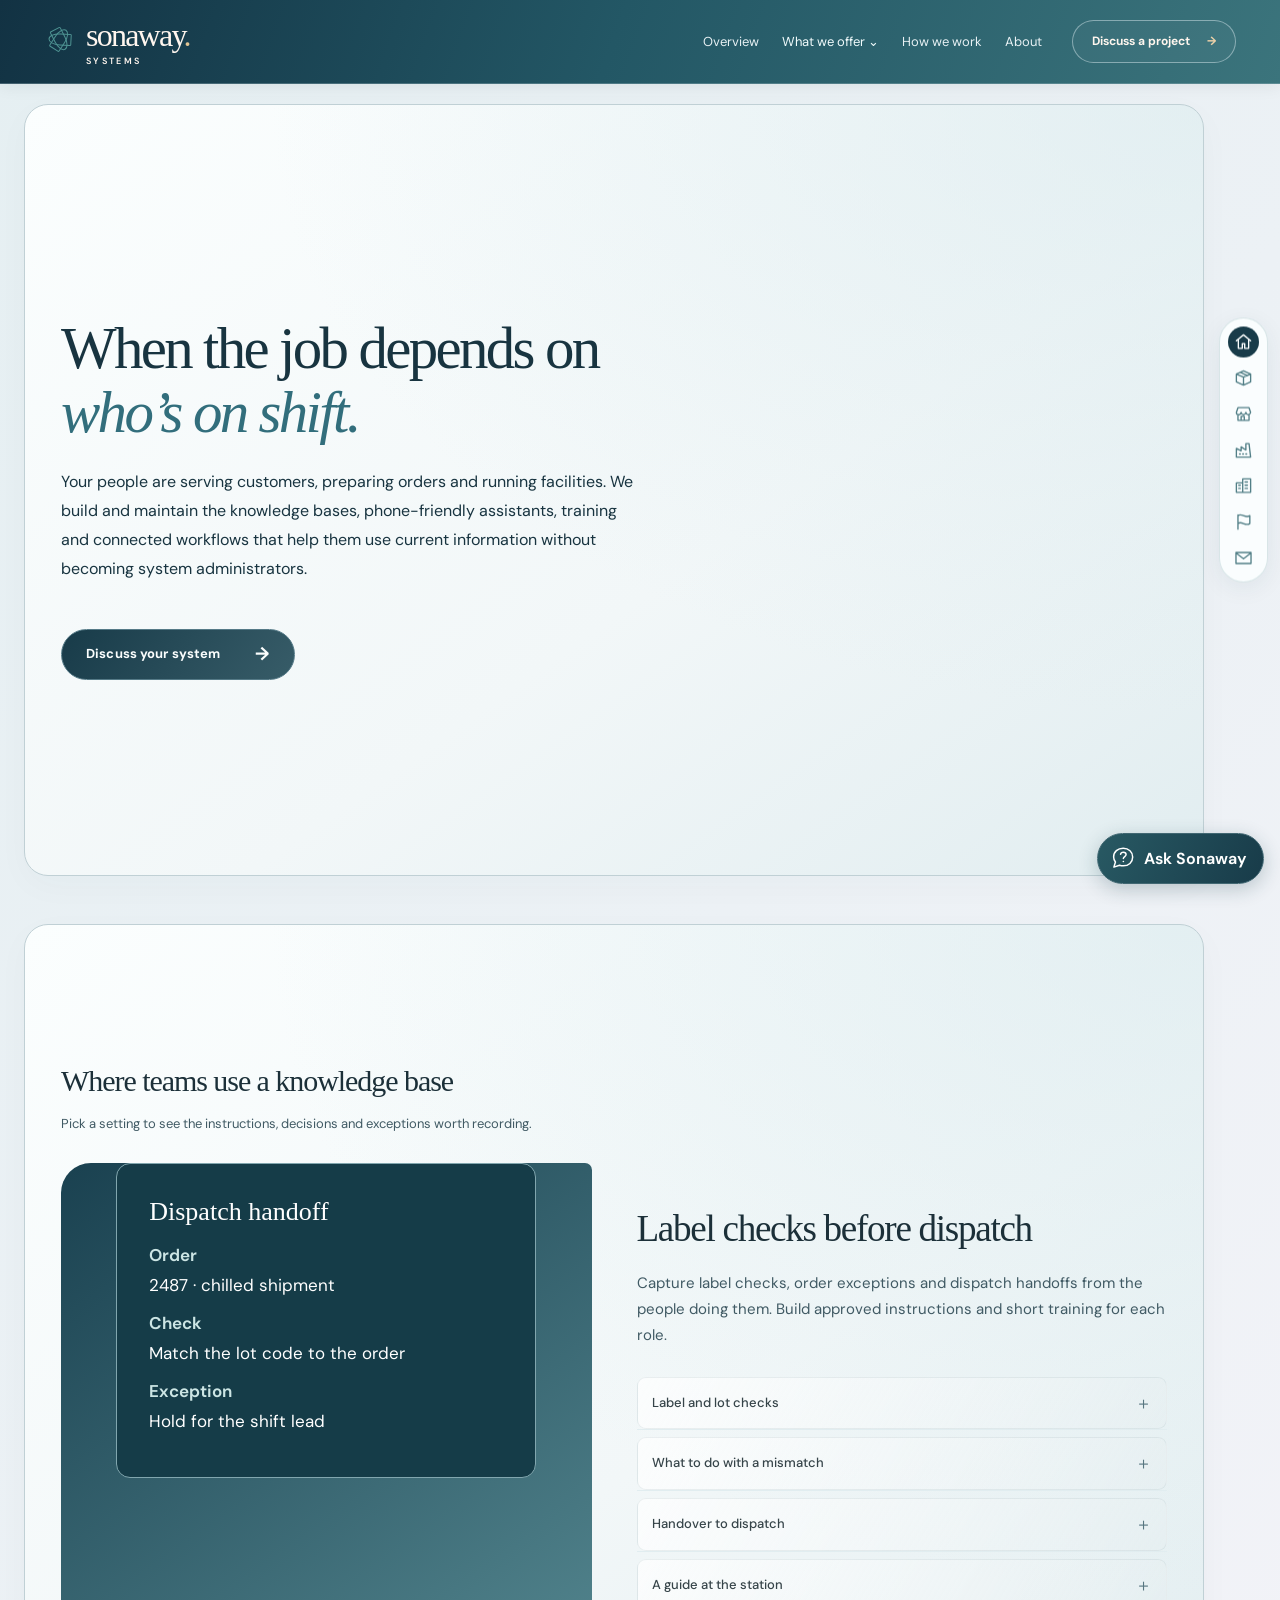
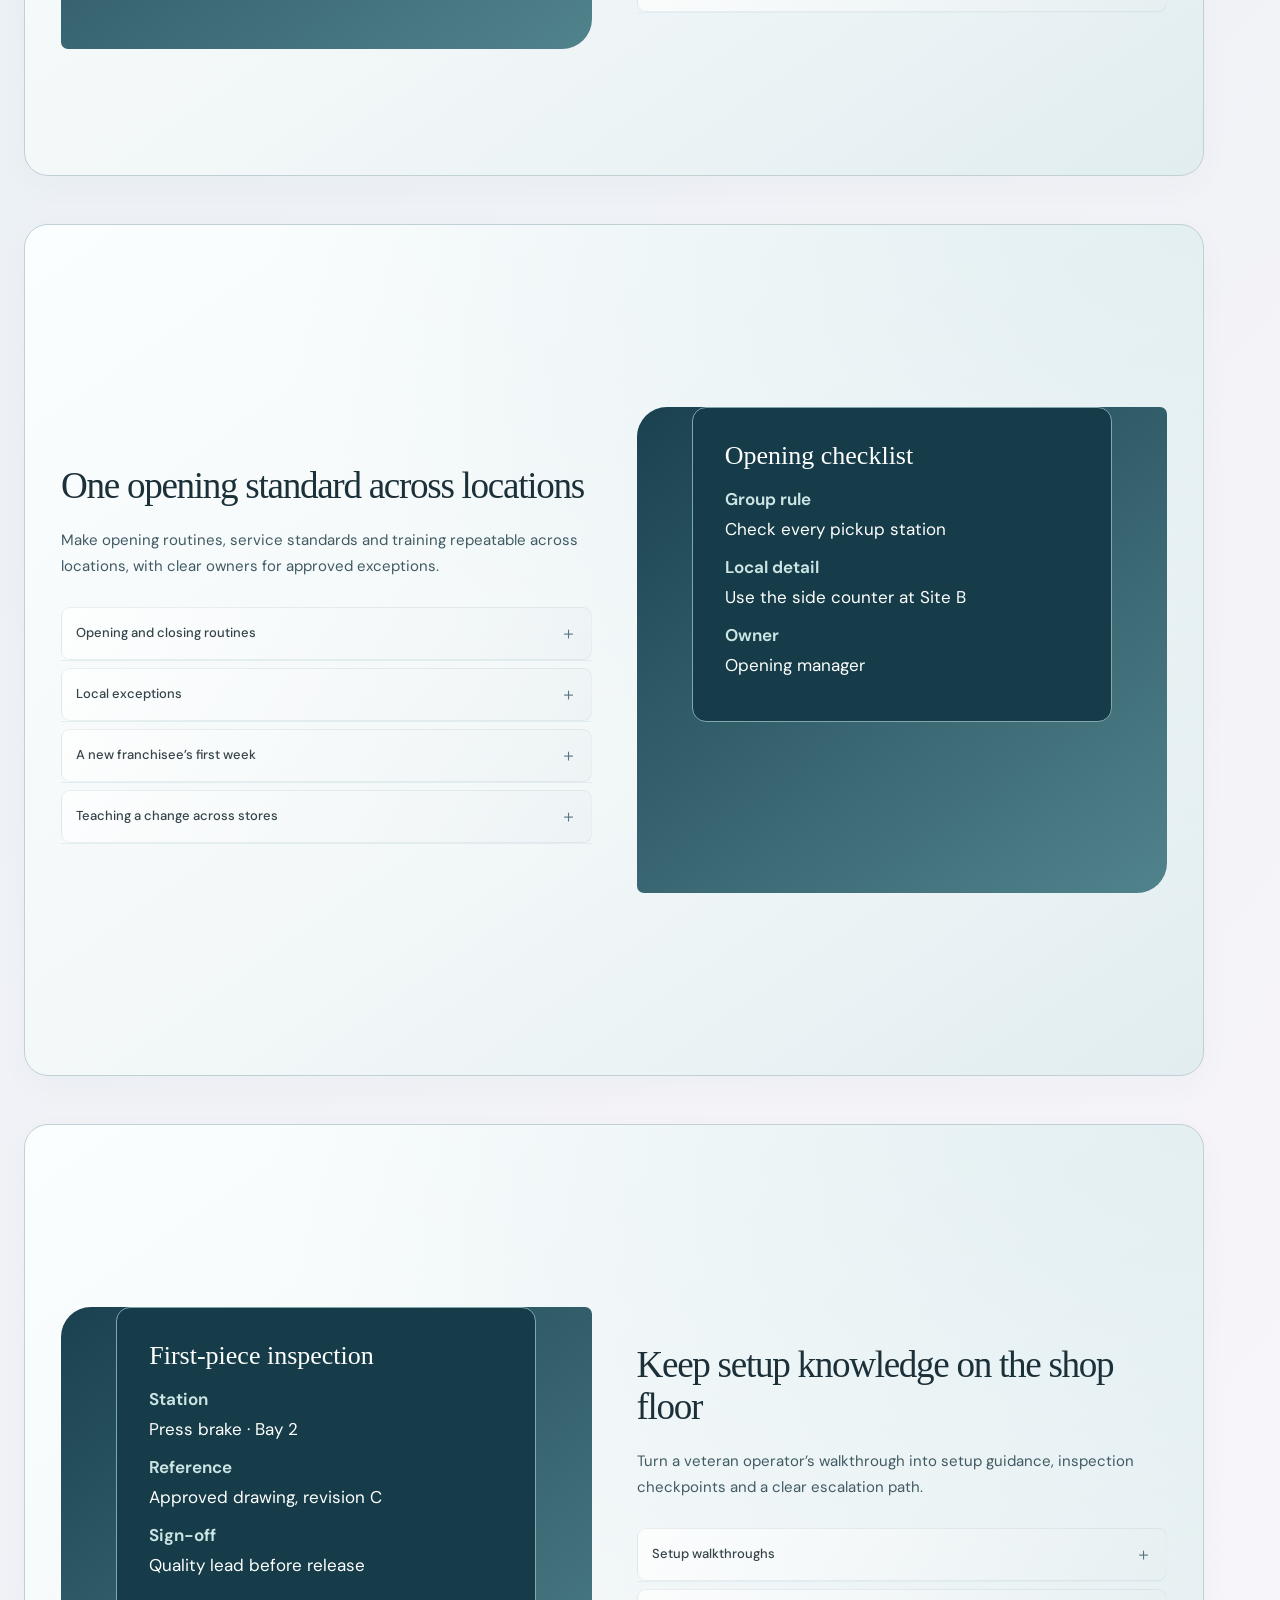
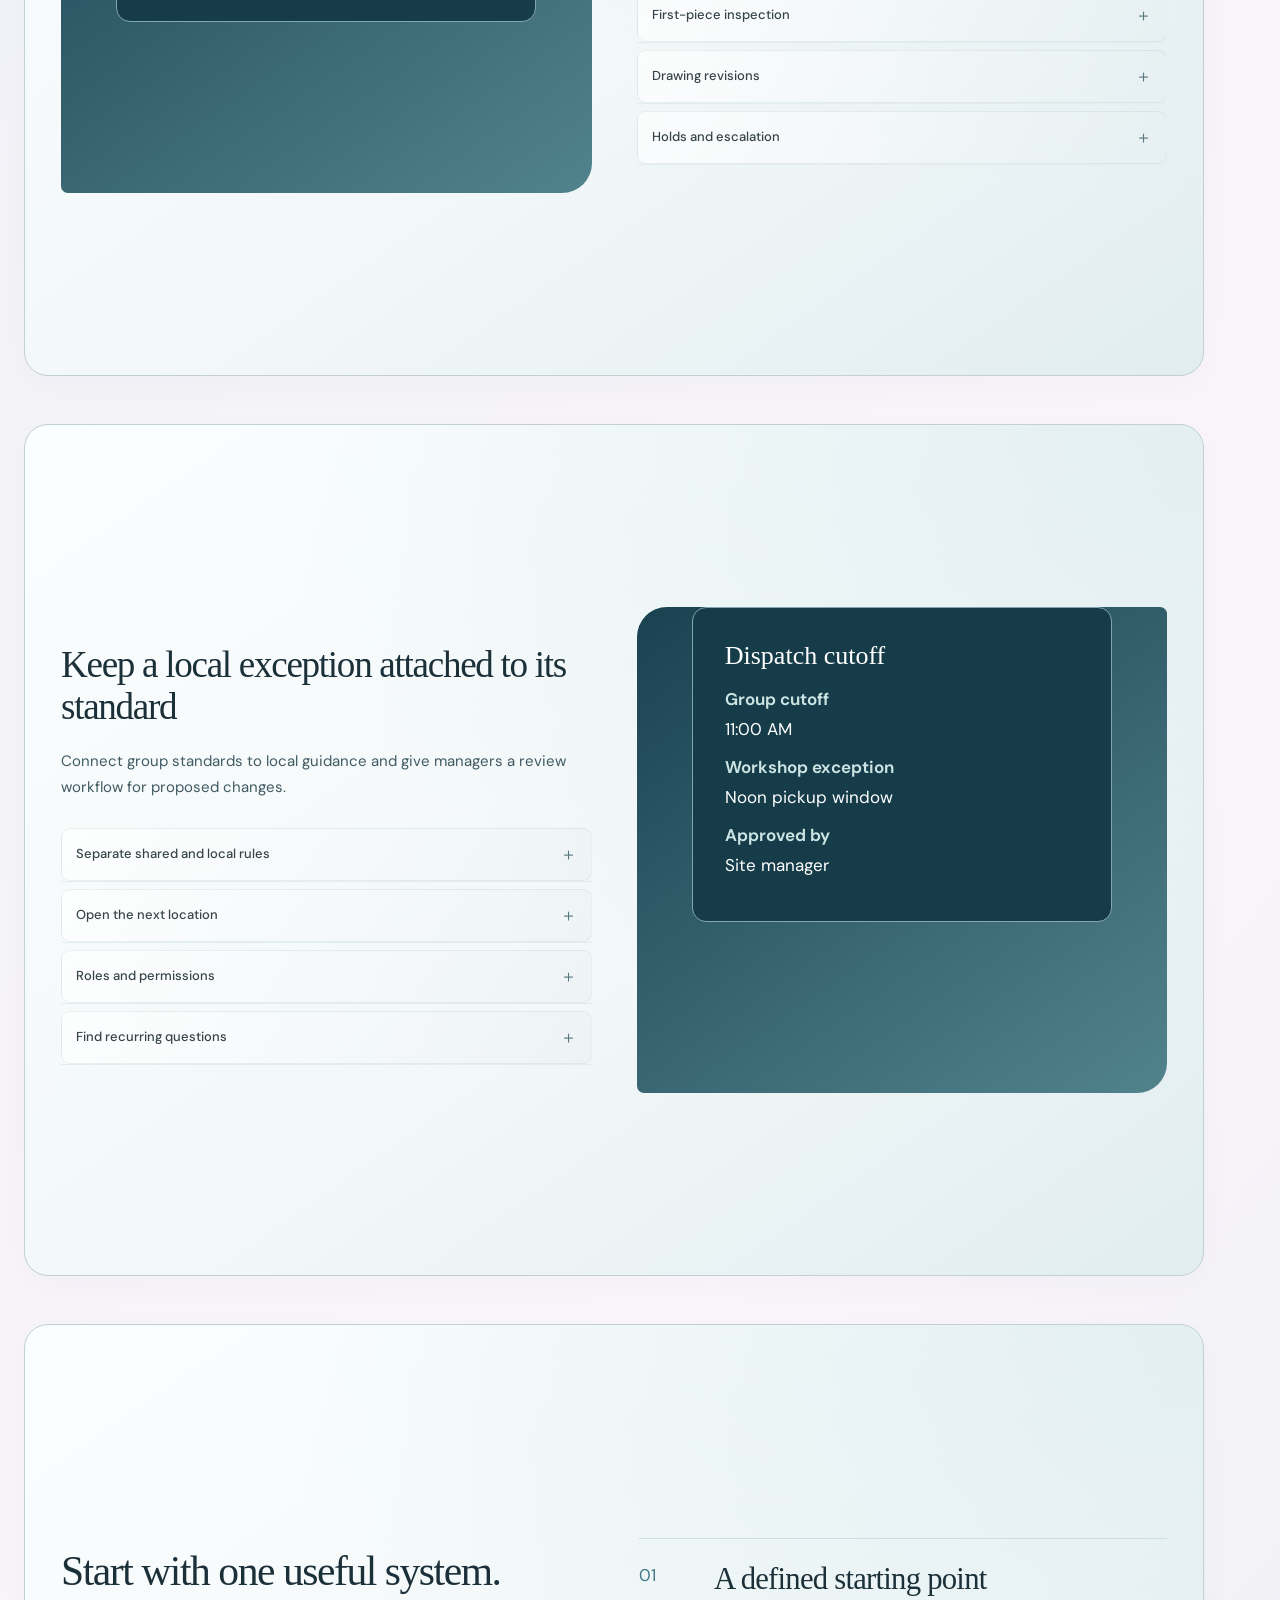
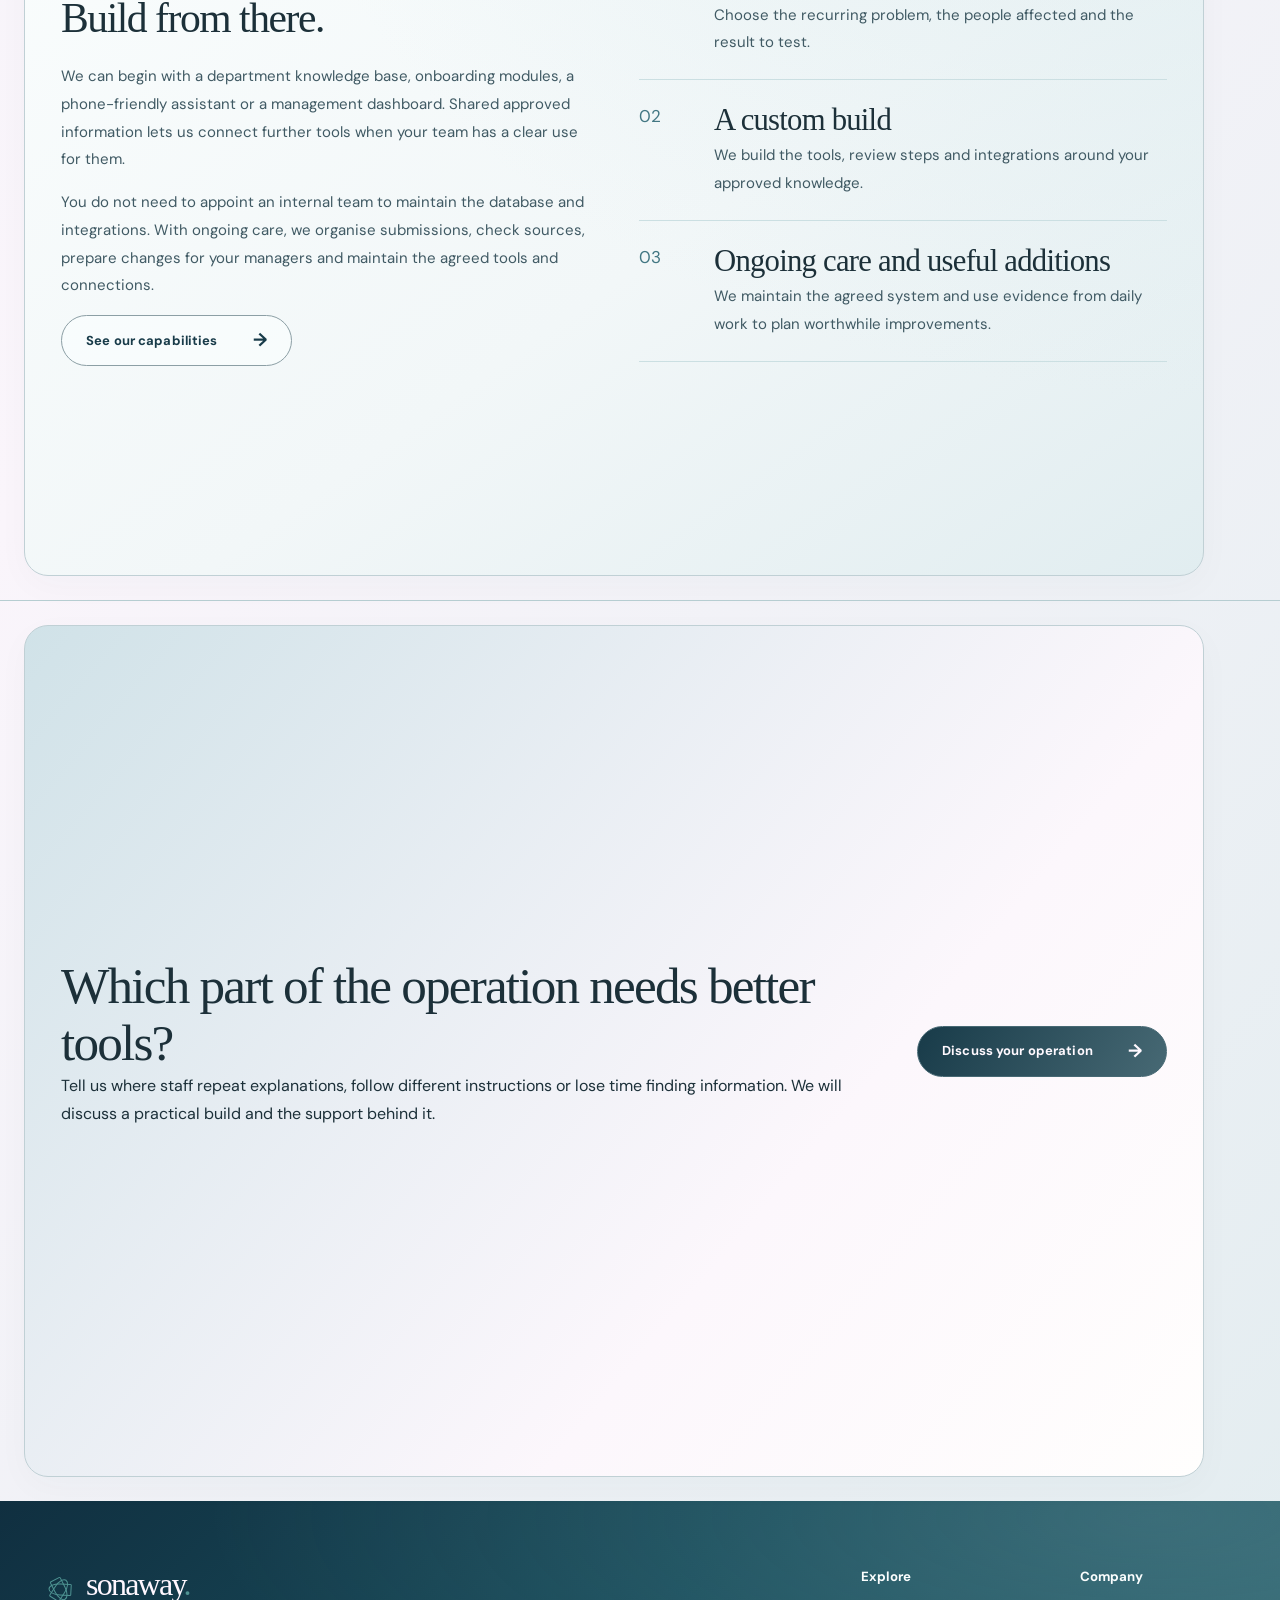
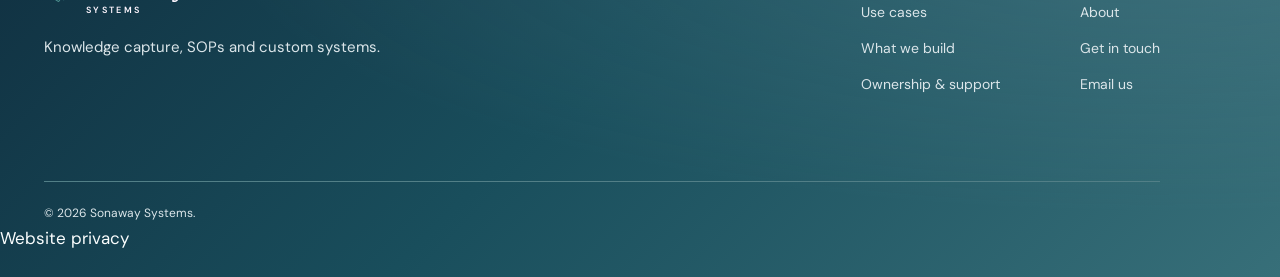
<file: hospitality.html>
<!doctype html>
<html lang="en"><head><meta charset="UTF-8"><meta name="viewport" content="width=device-width,initial-scale=1"><meta name="robots" content="index,follow"><meta name="theme-color" content="#183b49"><meta name="description" content="Sonaway Systems captures staff know-how, reconciles procedures and builds knowledge bases, training and custom tools for small and midsize businesses."><meta property="og:title" content="Operational Solutions | Sonaway"><meta property="og:description" content="Sonaway Systems captures staff know-how, reconciles procedures and builds knowledge bases, training and custom tools for small and midsize businesses."><meta property="og:type" content="website"><meta property="og:image" content="https://sonawaysystems.com/assets/packing-floor-v2.webp"><title>Operational Use Cases | Sonaway</title><link rel="icon" href="assets/favicon.svg?v=20261108satin1" type="image/svg+xml"><link rel="preconnect" href="https://fonts.googleapis.com"><link rel="preconnect" href="https://fonts.gstatic.com" crossorigin><link href="https://fonts.googleapis.com/css2?family=DM+Sans:wght@400;500;600;700&amp;family=Manrope:wght@400;500;600;700;800&amp;display=swap" rel="stylesheet"><link href="assets/styles.css?v=systems-whole2" rel="stylesheet"><link href="assets/resort-theme.css?v=systems-whole2" rel="stylesheet"><link href="assets/luxury-editorial.css?v=systems-whole2" rel="stylesheet"><link href="assets/palette.css?v=systems-whole2" rel="stylesheet"><link href="assets/satin-theme.css?v=systems-whole2" rel="stylesheet"><link rel="stylesheet" href="assets/story-chapters.css?v=systems-whole2"><link rel="stylesheet" href="assets/interior-chapters.css?v=systems-whole2"><link rel="stylesheet" href="assets/interaction-motion.css?v=systems-whole2"><link rel="stylesheet" href="assets/clarity-polish.css?v=systems-whole2"><link rel="stylesheet" href="assets/header-polish.css?v=systems-whole2"><script src="assets/systems-nav.js?v=systems-whole2" defer></script><link rel="canonical" href="https://sonawaysystems.com/hospitality.html"><link rel="stylesheet" href="assets/systems-theme.css?v=flow1"><link rel="stylesheet" href="assets/site-cleanup.css?v=nov21"><link rel="stylesheet" href="/assets/ask-sonaway.css?v=chat6"><script defer src="/assets/ask-sonaway.js?v=chat6"></script><link rel="stylesheet" href="/assets/portrait.css?v=1"></head><body class="story-interior"><header class="site-header" id="top"><div class="nav-wrap wrap"><a class="brand" href="index.html" aria-label="Sonaway Systems home"><span class="brand-symbol"><span></span><span></span><span></span></span><span class="brand-name">sonaway<span class="brand-dot">.</span><small class="systems-brand-label">SYSTEMS</small></span></a><nav class="desktop-nav" aria-label="Main navigation"><a href="index.html" class="">Overview</a><details class="systems-offer"><summary>What we offer <span aria-hidden="true">⌄</span></summary><div><a href="knowledge-capture.html">Knowledge Capture &amp; SOPs</a><a href="custom-systems.html">Custom Systems</a></div></details><a href="approach.html" class="">How we work</a><a href="about.html" class="">About</a></nav><a href="contact.html" class="nav-contact">Discuss a project <span>→</span></a><button class="mobile-menu-button" aria-label="Open menu" aria-expanded="false" aria-controls="mobile-nav"><svg class="icon " width="20" height="20" viewbox="0 0 24 24" fill="none" stroke="currentColor" stroke-width="1.6" stroke-linecap="round" stroke-linejoin="round" aria-hidden="true"><path d="M4 7h16M4 12h16M4 17h16"></path></svg></button></div><nav class="mobile-nav" id="mobile-nav" aria-label="Mobile navigation"><a href="index.html" class="">Overview</a><details class="systems-offer"><summary>What we offer <span aria-hidden="true">⌄</span></summary><div><a href="knowledge-capture.html">Knowledge Capture &amp; SOPs</a><a href="custom-systems.html">Custom Systems</a></div></details><a href="approach.html" class="">How we work</a><a href="about.html" class="">About</a><a href="contact.html" class="mobile-cta">Discuss a project →</a></nav></header><nav class="story-index" aria-label="Page chapters"><a class="story-index-link" href="#use-cases-overview" data-story-link="0" aria-label="Overview" aria-current="location"><svg viewBox="0 0 24 24" fill="none" stroke="currentColor" stroke-width="1.7" stroke-linecap="round" stroke-linejoin="round" aria-hidden="true"><path d="M3 10.5 12 3l9 7.5 M5.5 9v11h5v-6h3v6h5V9"/></svg><span class="story-index-label">01  Overview</span></a><a class="story-index-link" href="#hotels" data-story-link="1" aria-label="Packing &amp; fulfillment"><svg viewBox="0 0 24 24" fill="none" stroke="currentColor" stroke-width="1.7" stroke-linecap="round" stroke-linejoin="round" aria-hidden="true"><path d="M3 7l9-4 9 4v10l-9 4-9-4z M3 7l9 4 9-4 M12 11v10 M8 5l9 4"/></svg><span class="story-index-label">02  Packing &amp; fulfillment</span></a><a class="story-index-link" href="#restaurants" data-story-link="2" aria-label="Franchise operations"><svg viewBox="0 0 24 24" fill="none" stroke="currentColor" stroke-width="1.7" stroke-linecap="round" stroke-linejoin="round" aria-hidden="true"><path d="M3 10l2-6h14l2 6 M3 10c0 4 5 4 6 0 1 4 5 4 6 0 1 4 5 4 6 0 M5 13v7h14v-7 M9 20v-5h4v5"/></svg><span class="story-index-label">03  Franchise operations</span></a><a class="story-index-link" href="#wellness" data-story-link="3" aria-label="Fabrication shops"><svg viewBox="0 0 24 24" fill="none" stroke="currentColor" stroke-width="1.7" stroke-linecap="round" stroke-linejoin="round" aria-hidden="true"><path d="M3 21V10l6 3V8l6 4V4h4l2 17z M7 17h1m3 0h1m3 0h1"/></svg><span class="story-index-label">04  Fabrication shops</span></a><a class="story-index-link" href="#multi" data-story-link="4" aria-label="Multiple locations"><svg viewBox="0 0 24 24" fill="none" stroke="currentColor" stroke-width="1.7" stroke-linecap="round" stroke-linejoin="round" aria-hidden="true"><path d="M3 20V8h8v12z M11 20V3h10v17z M6 11h2m-2 4h2m6-8h3m-3 4h3m-3 4h3"/></svg><span class="story-index-label">05  Multiple locations</span></a><a class="story-index-link" href="#use-cases-engagement" data-story-link="5" aria-label="Your starting point"><svg viewBox="0 0 24 24" fill="none" stroke="currentColor" stroke-width="1.7" stroke-linecap="round" stroke-linejoin="round" aria-hidden="true"><path d="M5 21V3 M5 4c5-4 9 4 15 0v10c-6 4-10-4-15 0"/></svg><span class="story-index-label">06  Your starting point</span></a><a class="story-index-link" href="#use-cases-start" data-story-link="6" aria-label="Get started"><svg viewBox="0 0 24 24" fill="none" stroke="currentColor" stroke-width="1.7" stroke-linecap="round" stroke-linejoin="round" aria-hidden="true"><path d="M2.5 5h19v14h-19z M3 6l9 7 9-7"/></svg><span class="story-index-label">07  Get started</span></a></nav><main id="main"><section class="interior-hero story-chapter" id="use-cases-overview" data-story-label="Overview" data-story-chapter="" data-story-index="0"><div class="story-screen interior-first" id="use-cases-overview-card"><div class="story-surface"><div class="wrap interior-grid content-only"><div><h1>When the job depends on<br><em>who’s on shift.</em></h1><p>Your people are serving customers, preparing orders and running facilities. We build and maintain the knowledge bases, phone-friendly assistants, training and connected workflows that help them use current information without becoming system administrators.</p><a class="btn btn-primary" href="contact.html">Discuss your system <span aria-hidden="true">→</span></a></div></div></div></div></section>
<section class="section light-section interior-sector story-chapter" id="hotels" data-story-label="Packing &amp; fulfillment" data-story-chapter="" data-story-index="1"><div class="story-screen" id="hotels-card"><div class="story-surface"><div class="wrap"><div class="section-head "><h2>Where teams use a knowledge base</h2><p>Pick a setting to see the instructions, decisions and exceptions worth recording.</p></div><article class="sector"><div class="sector-image"><figure class="industry-sample"><figcaption>Dispatch handoff</figcaption><dl><div><dt>Order</dt><dd>2487 · chilled shipment</dd></div><div><dt>Check</dt><dd>Match the lot code to the order</dd></div><div><dt>Exception</dt><dd>Hold for the shift lead</dd></div></dl></figure></div><div class="sector-copy"><h2>Label checks before dispatch</h2><p>Capture label checks, order exceptions and dispatch handoffs from the people doing them. Build approved instructions and short training for each role.</p><ul class="checklist"><li class="usecase-item"><button type="button" class="usecase-topic" aria-expanded="false" aria-controls="usecase-detail-0"><span>Label and lot checks</span><span aria-hidden="true">＋</span></button><div class="usecase-popover" id="usecase-detail-0" hidden><span class="usecase-icon" aria-hidden="true">▤</span><p>A packer records how they match the order to its label. We turn the walkthrough and customer specifications into a checklist at the packing station.</p></div></li><li class="usecase-item"><button type="button" class="usecase-topic" aria-expanded="false" aria-controls="usecase-detail-1"><span>What to do with a mismatch</span><span aria-hidden="true">＋</span></button><div class="usecase-popover" id="usecase-detail-1" hidden><span class="usecase-icon" aria-hidden="true">◎</span><p>The shift lead confirms which orders to hold and who can release them. The procedure records that decision alongside the reason for the hold.</p></div></li><li class="usecase-item"><button type="button" class="usecase-topic" aria-expanded="false" aria-controls="usecase-detail-2"><span>Handover to dispatch</span><span aria-hidden="true">＋</span></button><div class="usecase-popover" id="usecase-detail-2" hidden><span class="usecase-icon" aria-hidden="true">⌂</span><p>We build the outgoing checklist around what the next shift needs: open orders, inspection status and who owns the next action.</p></div></li><li class="usecase-item"><button type="button" class="usecase-topic" aria-expanded="false" aria-controls="usecase-detail-3"><span>A guide at the station</span><span aria-hidden="true">＋</span></button><div class="usecase-popover" id="usecase-detail-3" hidden><span class="usecase-icon" aria-hidden="true">◇</span><p>A workstation QR code can open the approved checklist and reference photo on a phone, including the revision date and owner.</p></div></li></ul></div></article></div></div></div></section><section class="section light-section interior-sector story-chapter" id="restaurants" data-story-label="Franchise operations" data-story-chapter="" data-story-index="2"><div class="story-screen" id="restaurants-card"><div class="story-surface"><div class="wrap"><article class="sector reverse"><div class="sector-image"><figure class="industry-sample"><figcaption>Opening checklist</figcaption><dl><div><dt>Group rule</dt><dd>Check every pickup station</dd></div><div><dt>Local detail</dt><dd>Use the side counter at Site B</dd></div><div><dt>Owner</dt><dd>Opening manager</dd></div></dl></figure></div><div class="sector-copy"><h2>One opening standard across locations</h2><p>Make opening routines, service standards and training repeatable across locations, with clear owners for approved exceptions.</p><ul class="checklist"><li class="usecase-item"><button type="button" class="usecase-topic" aria-expanded="false" aria-controls="usecase-detail-4"><span>Opening and closing routines</span><span aria-hidden="true">＋</span></button><div class="usecase-popover" id="usecase-detail-4" hidden><span class="usecase-icon" aria-hidden="true">▤</span><p>The first store records a normal opening. We turn its checks into a shared routine that each manager can review with their crew.</p></div></li><li class="usecase-item"><button type="button" class="usecase-topic" aria-expanded="false" aria-controls="usecase-detail-5"><span>Local exceptions</span><span aria-hidden="true">＋</span></button><div class="usecase-popover" id="usecase-detail-5" hidden><span class="usecase-icon" aria-hidden="true">✓</span><p>A store with a different counter layout can attach local directions. The area manager approves the exception while the shared standard remains in force.</p></div></li><li class="usecase-item"><button type="button" class="usecase-topic" aria-expanded="false" aria-controls="usecase-detail-6"><span>A new franchisee’s first week</span><span aria-hidden="true">＋</span></button><div class="usecase-popover" id="usecase-detail-6" hidden><span class="usecase-icon" aria-hidden="true">⇄</span><p>The manager gets a role-based opening guide, sample handovers and a short check that the new team can find the right instructions.</p></div></li><li class="usecase-item"><button type="button" class="usecase-topic" aria-expanded="false" aria-controls="usecase-detail-7"><span>Teaching a change across stores</span><span aria-hidden="true">＋</span></button><div class="usecase-popover" id="usecase-detail-7" hidden><span class="usecase-icon" aria-hidden="true">◎</span><p>When a service step changes, we can update its checklist and send a short refresher to the roles affected.</p></div></li></ul></div></article></div></div></div></section><section class="section light-section interior-sector story-chapter" id="wellness" data-story-label="Fabrication shops" data-story-chapter="" data-story-index="3"><div class="story-screen" id="wellness-card"><div class="story-surface"><div class="wrap"><article class="sector"><div class="sector-image"><figure class="industry-sample"><figcaption>First-piece inspection</figcaption><dl><div><dt>Station</dt><dd>Press brake · Bay 2</dd></div><div><dt>Reference</dt><dd>Approved drawing, revision C</dd></div><div><dt>Sign-off</dt><dd>Quality lead before release</dd></div></dl></figure></div><div class="sector-copy"><h2>Keep setup knowledge on the shop floor</h2><p>Turn a veteran operator’s walkthrough into setup guidance, inspection checkpoints and a clear escalation path.</p><ul class="checklist"><li class="usecase-item"><button type="button" class="usecase-topic" aria-expanded="false" aria-controls="usecase-detail-8"><span>Setup walkthroughs</span><span aria-hidden="true">＋</span></button><div class="usecase-popover" id="usecase-detail-8" hidden><span class="usecase-icon" aria-hidden="true">≈</span><p>A veteran operator explains the setup sequence against the current drawing. We pair their notes with approved reference photos and record who owns the instructions.</p></div></li><li class="usecase-item"><button type="button" class="usecase-topic" aria-expanded="false" aria-controls="usecase-detail-9"><span>First-piece inspection</span><span aria-hidden="true">＋</span></button><div class="usecase-popover" id="usecase-detail-9" hidden><span class="usecase-icon" aria-hidden="true">✓</span><p>Your quality lead defines the acceptance checks and signs off the procedure. Operators can find that version by part, station or job.</p></div></li><li class="usecase-item"><button type="button" class="usecase-topic" aria-expanded="false" aria-controls="usecase-detail-10"><span>Drawing revisions</span><span aria-hidden="true">＋</span></button><div class="usecase-popover" id="usecase-detail-10" hidden><span class="usecase-icon" aria-hidden="true">◇</span><p>When a drawing changes, a review queue can show which setup sheets and training refer to the previous revision.</p></div></li><li class="usecase-item"><button type="button" class="usecase-topic" aria-expanded="false" aria-controls="usecase-detail-11"><span>Holds and escalation</span><span aria-hidden="true">＋</span></button><div class="usecase-popover" id="usecase-detail-11" hidden><span class="usecase-icon" aria-hidden="true">!</span><p>Document who reviews an out-of-spec part and where to record the hold. The next shift can see what remains open and who owns the decision.</p></div></li></ul></div></article></div></div></div></section><section class="section light-section interior-sector story-chapter" id="multi" data-story-label="Multiple locations" data-story-chapter="" data-story-index="4"><div class="story-screen" id="multi-card"><div class="story-surface"><div class="wrap"><article class="sector reverse"><div class="sector-image"><figure class="industry-sample"><figcaption>Dispatch cutoff</figcaption><dl><div><dt>Group cutoff</dt><dd>11:00 AM</dd></div><div><dt>Workshop exception</dt><dd>Noon pickup window</dd></div><div><dt>Approved by</dt><dd>Site manager</dd></div></dl></figure></div><div class="sector-copy"><h2>Keep a local exception attached to its standard</h2><p>Connect group standards to local guidance and give managers a review workflow for proposed changes.</p><ul class="checklist"><li class="usecase-item"><button type="button" class="usecase-topic" aria-expanded="false" aria-controls="usecase-detail-12"><span>Separate shared and local rules</span><span aria-hidden="true">＋</span></button><div class="usecase-popover" id="usecase-detail-12" hidden><span class="usecase-icon" aria-hidden="true">⌂</span><p>We compare instructions across sites and ask what must be consistent, what may differ and who can approve an exception.</p></div></li><li class="usecase-item"><button type="button" class="usecase-topic" aria-expanded="false" aria-controls="usecase-detail-13"><span>Open the next location</span><span aria-hidden="true">＋</span></button><div class="usecase-popover" id="usecase-detail-13" hidden><span class="usecase-icon" aria-hidden="true">⇄</span><p>Give the new manager a working copy of the approved playbook with the local fields they need to fill in before opening.</p></div></li><li class="usecase-item"><button type="button" class="usecase-topic" aria-expanded="false" aria-controls="usecase-detail-14"><span>Roles and permissions</span><span aria-hidden="true">＋</span></button><div class="usecase-popover" id="usecase-detail-14" hidden><span class="usecase-icon" aria-hidden="true">◎</span><p>A crew member can look up instructions for their station. A regional manager can review proposed changes across several locations.</p></div></li><li class="usecase-item"><button type="button" class="usecase-topic" aria-expanded="false" aria-controls="usecase-detail-15"><span>Find recurring questions</span><span aria-hidden="true">＋</span></button><div class="usecase-popover" id="usecase-detail-15" hidden><span class="usecase-icon" aria-hidden="true">◉</span><p>Review what teams ask about at each site. A cluster of questions on one handoff can point to missing instructions or a local training need.</p></div></li></ul></div></article></div></div></div></section><section class="section cream-section story-chapter" id="use-cases-engagement" data-story-label="Your starting point" data-story-chapter="" data-story-index="5"><div class="story-screen" id="use-cases-engagement-card"><div class="story-surface"><div class="wrap split-section"><div><h2>Start with one useful system. Build from there.</h2><p>We can begin with a department knowledge base, onboarding modules, a phone-friendly assistant or a management dashboard. Shared approved information lets us connect further tools when your team has a clear use for them.</p><p>You do not need to appoint an internal team to maintain the database and integrations. With ongoing care, we organise submissions, check sources, prepare changes for your managers and maintain the agreed tools and connections.</p><a class="btn btn-outline-dark" href="custom-systems.html">See our capabilities<span aria-hidden="true">→</span></a></div><div class="focus-list"><div><span>01</span><h3>A defined starting point</h3><p>Choose the recurring problem, the people affected and the result to test.</p></div><div><span>02</span><h3>A custom build</h3><p>We build the tools, review steps and integrations around your approved knowledge.</p></div><div><span>03</span><h3>Ongoing care and useful additions</h3><p>We maintain the agreed system and use evidence from daily work to plan worthwhile improvements.</p></div></div></div></div></div></section><section class="cta-band story-chapter" id="use-cases-start" data-story-label="Get started" data-story-chapter="" data-story-index="6"><div class="story-screen" id="use-cases-start-card"><div class="story-surface"><div class="wrap cta-band-inner"><div><h2>Which part of the operation needs better tools?</h2><p>Tell us where staff repeat explanations, follow different instructions or lose time finding information. We will discuss a practical build and the support behind it.</p></div><a class="btn btn-light" href="contact.html">Discuss your operation<span aria-hidden="true">→</span></a></div></div></div></section>
</main><footer class="footer"><div class="wrap"><div class="footer-top"><div><a class="brand footer-brand" href="index.html" aria-label="Sonaway Systems home"><span class="brand-symbol"><span></span><span></span><span></span></span><span class="brand-name">sonaway<span class="brand-dot">.</span><small class="systems-brand-label">SYSTEMS</small></span></a><p>Knowledge capture, SOPs and custom systems.</p></div><div class="footer-nav"><div><strong>Explore</strong><a href="industries.html">Use cases</a><a href="custom-systems.html">What we build</a><a href="approach.html">Ownership &amp; support</a></div><div><strong>Company</strong><a href="about.html">About</a><a href="contact.html">Get in touch</a><a href="mailto:domenik@sonaway.com">Email us</a></div></div></div><div class="footer-bottom"><span>© 2026 Sonaway Systems.</span></div></div><a href="privacy.html">Website privacy</a></footer><script src="assets/site.js?v=nov20" defer></script><script src="assets/story-chapters.js?v=systems-whole2" defer></script><script src="assets/photo-hero.js?v=systems-whole2" defer></script><script src="assets/interaction-motion.js?v=systems-whole2" defer></script><script src="assets/clarity-polish.js?v=systems-whole2" defer></script></body></html>
</file>
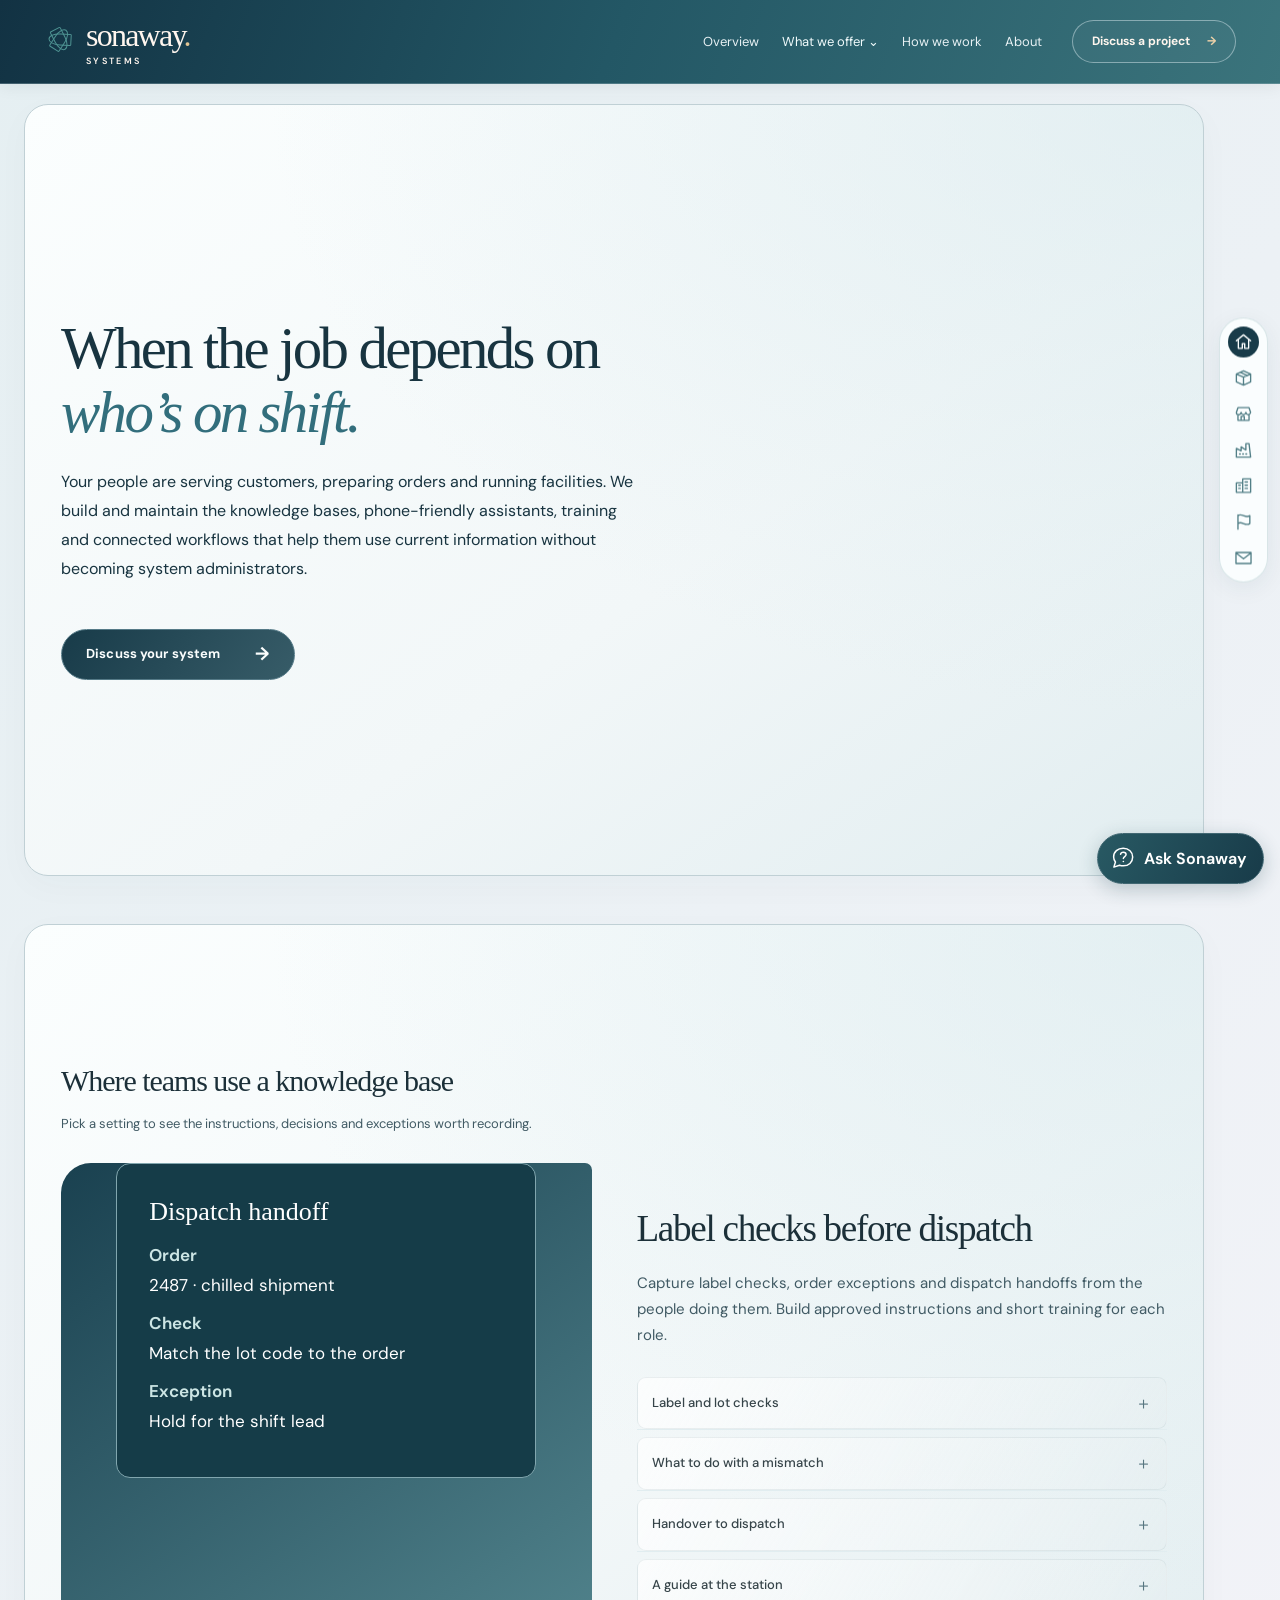
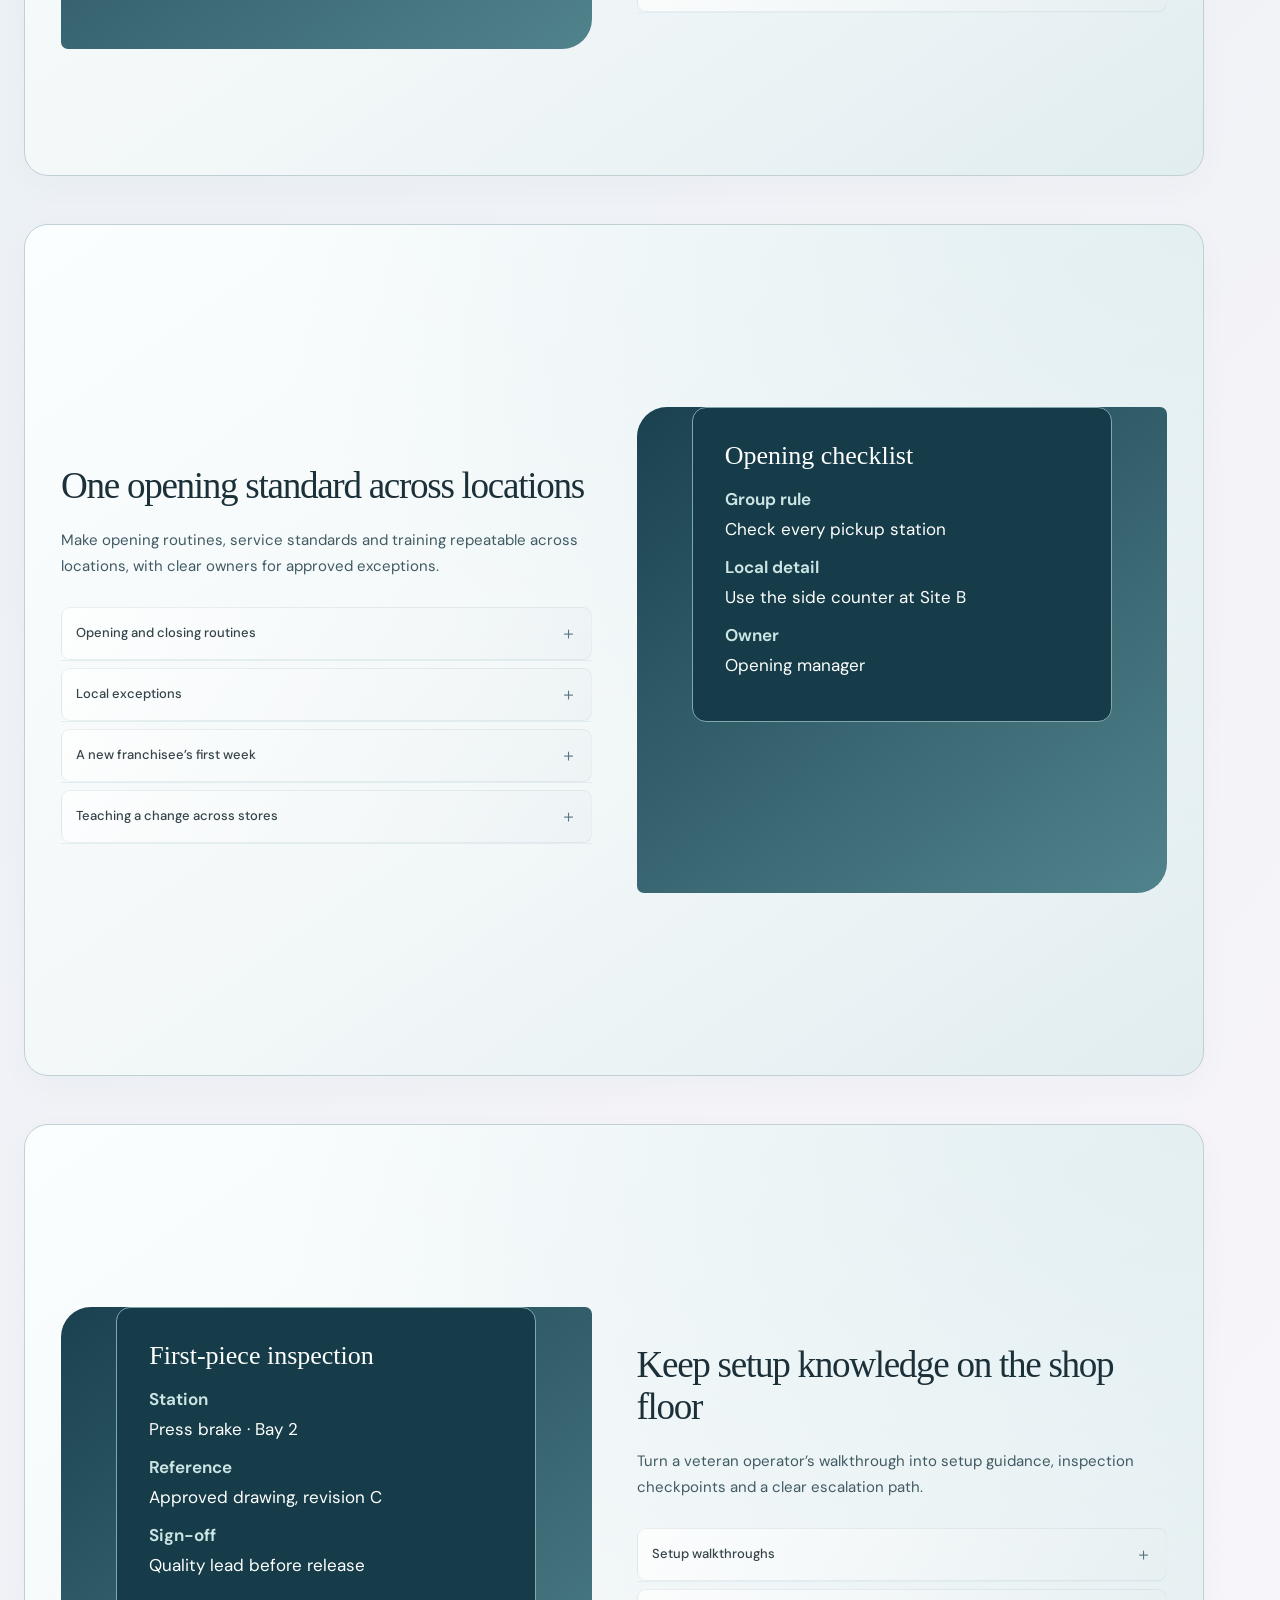
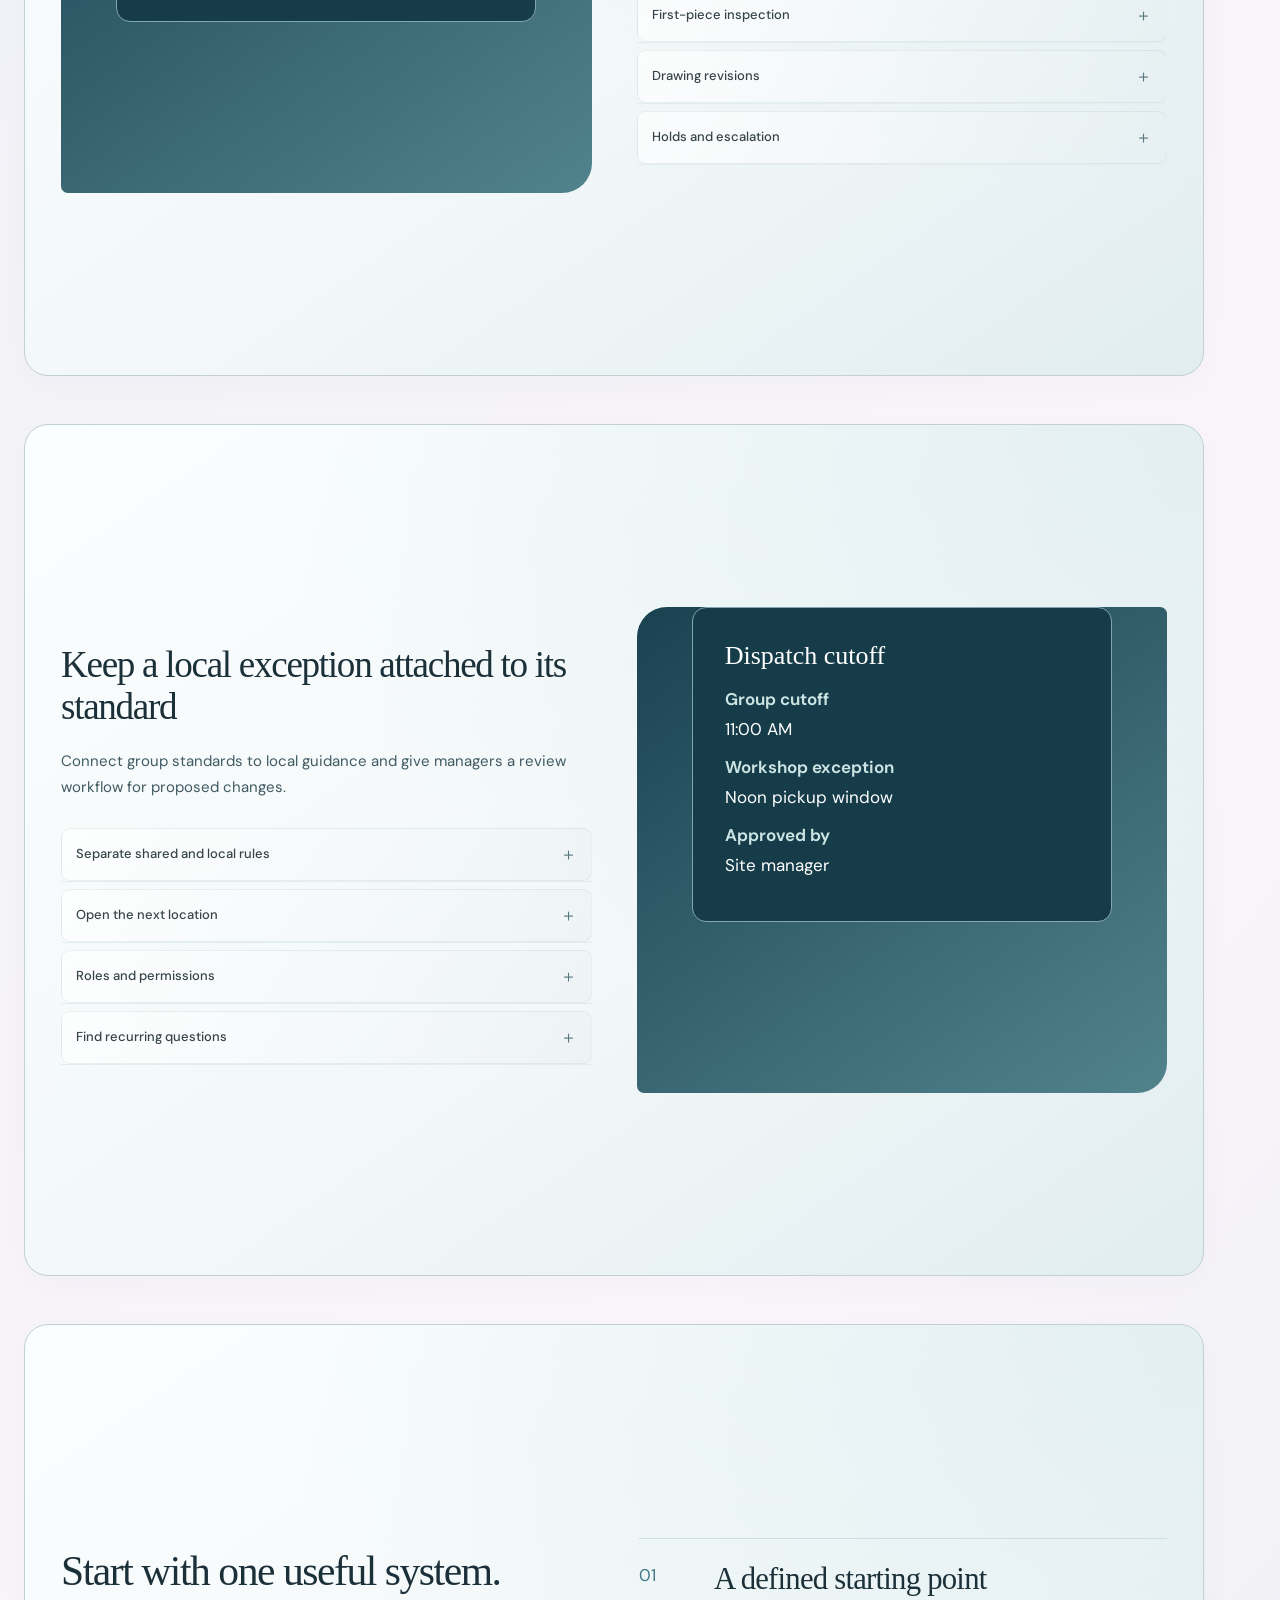
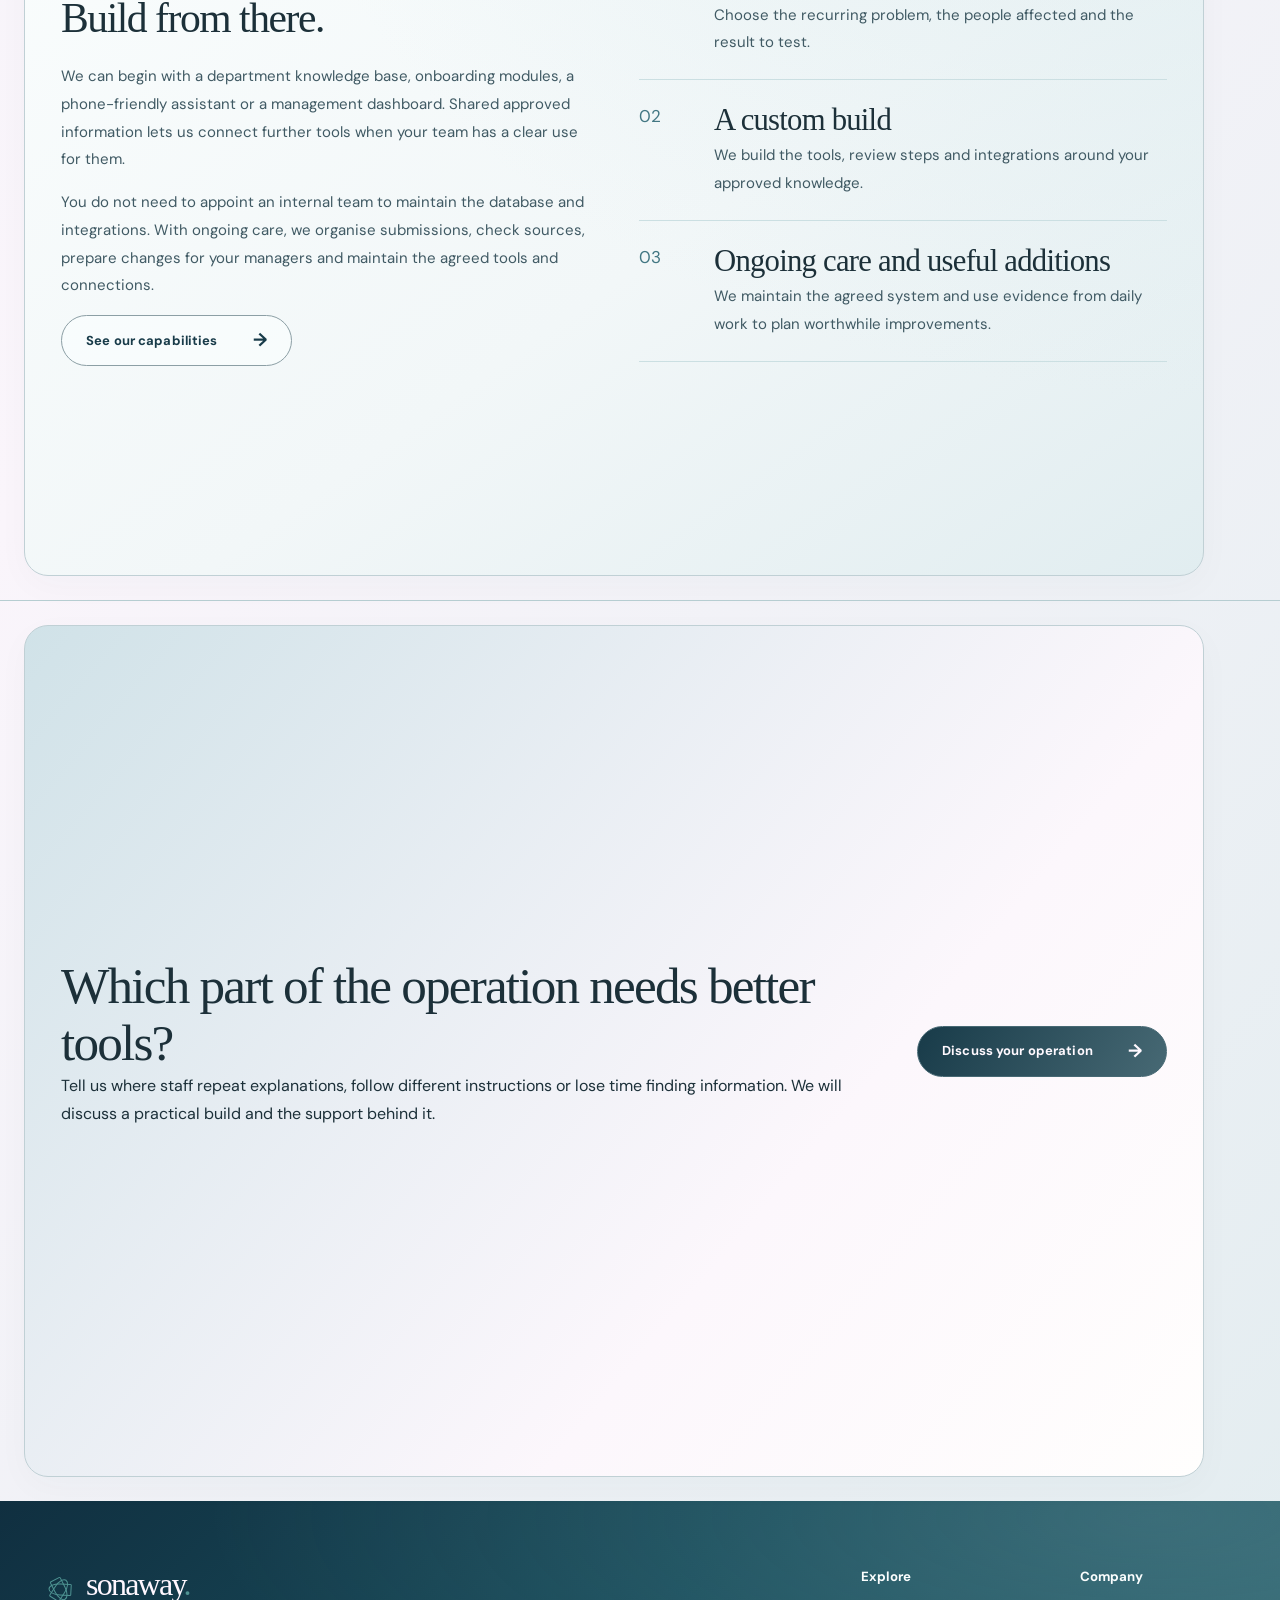
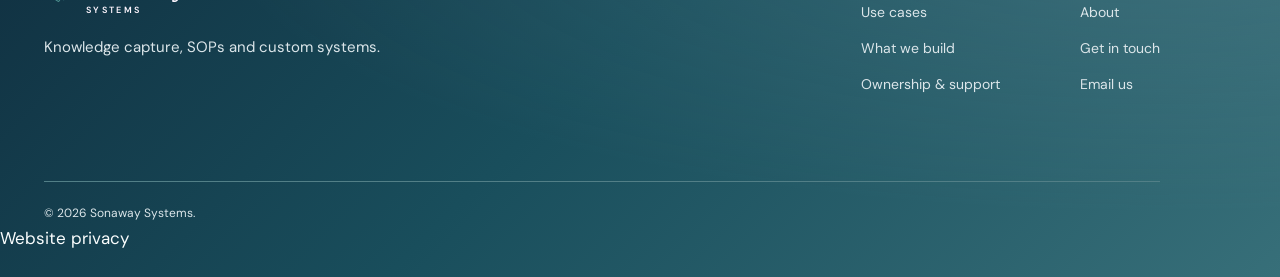
<file: industries.html>
<!doctype html>
<html lang="en"><head><meta charset="UTF-8"><meta name="viewport" content="width=device-width,initial-scale=1"><meta name="robots" content="index,follow"><meta name="theme-color" content="#183b49"><meta name="description" content="Sonaway Systems captures staff know-how, reconciles procedures and builds knowledge bases, training and custom tools for small and midsize businesses."><meta property="og:title" content="Operational Solutions | Sonaway"><meta property="og:description" content="Sonaway Systems captures staff know-how, reconciles procedures and builds knowledge bases, training and custom tools for small and midsize businesses."><meta property="og:type" content="website"><meta property="og:image" content="https://sonawaysystems.com/assets/packing-floor-v2.webp"><title>Operational Use Cases | Sonaway</title><link rel="icon" href="assets/favicon.svg?v=20261108satin1" type="image/svg+xml"><link rel="preconnect" href="https://fonts.googleapis.com"><link rel="preconnect" href="https://fonts.gstatic.com" crossorigin><link href="https://fonts.googleapis.com/css2?family=DM+Sans:wght@400;500;600;700&amp;family=Manrope:wght@400;500;600;700;800&amp;display=swap" rel="stylesheet"><link href="assets/styles.css?v=systems-whole2" rel="stylesheet"><link href="assets/resort-theme.css?v=systems-whole2" rel="stylesheet"><link href="assets/luxury-editorial.css?v=systems-whole2" rel="stylesheet"><link href="assets/palette.css?v=systems-whole2" rel="stylesheet"><link href="assets/satin-theme.css?v=systems-whole2" rel="stylesheet"><link rel="stylesheet" href="assets/story-chapters.css?v=systems-whole2"><link rel="stylesheet" href="assets/interior-chapters.css?v=systems-whole2"><link rel="stylesheet" href="assets/interaction-motion.css?v=systems-whole2"><link rel="stylesheet" href="assets/clarity-polish.css?v=systems-whole2"><link rel="stylesheet" href="assets/header-polish.css?v=systems-whole2"><script src="assets/systems-nav.js?v=systems-whole2" defer></script><link rel="canonical" href="https://sonawaysystems.com/industries.html"><link rel="stylesheet" href="assets/systems-theme.css?v=flow1"><link rel="stylesheet" href="assets/site-cleanup.css?v=nov21"><link rel="stylesheet" href="/assets/ask-sonaway.css?v=chat6"><script defer src="/assets/ask-sonaway.js?v=chat6"></script><link rel="stylesheet" href="/assets/portrait.css?v=1"></head><body class="story-interior"><header class="site-header" id="top"><div class="nav-wrap wrap"><a class="brand" href="index.html" aria-label="Sonaway Systems home"><span class="brand-symbol"><span></span><span></span><span></span></span><span class="brand-name">sonaway<span class="brand-dot">.</span><small class="systems-brand-label">SYSTEMS</small></span></a><nav class="desktop-nav" aria-label="Main navigation"><a href="index.html" class="">Overview</a><details class="systems-offer"><summary>What we offer <span aria-hidden="true">⌄</span></summary><div><a href="knowledge-capture.html">Knowledge Capture &amp; SOPs</a><a href="custom-systems.html">Custom Systems</a></div></details><a href="approach.html" class="">How we work</a><a href="about.html" class="">About</a></nav><a href="contact.html" class="nav-contact">Discuss a project <span>→</span></a><button class="mobile-menu-button" aria-label="Open menu" aria-expanded="false" aria-controls="mobile-nav"><svg class="icon " width="20" height="20" viewbox="0 0 24 24" fill="none" stroke="currentColor" stroke-width="1.6" stroke-linecap="round" stroke-linejoin="round" aria-hidden="true"><path d="M4 7h16M4 12h16M4 17h16"></path></svg></button></div><nav class="mobile-nav" id="mobile-nav" aria-label="Mobile navigation"><a href="index.html" class="">Overview</a><details class="systems-offer"><summary>What we offer <span aria-hidden="true">⌄</span></summary><div><a href="knowledge-capture.html">Knowledge Capture &amp; SOPs</a><a href="custom-systems.html">Custom Systems</a></div></details><a href="approach.html" class="">How we work</a><a href="about.html" class="">About</a><a href="contact.html" class="mobile-cta">Discuss a project →</a></nav></header><nav class="story-index" aria-label="Page chapters"><a class="story-index-link" href="#use-cases-overview" data-story-link="0" aria-label="Overview" aria-current="location"><svg viewBox="0 0 24 24" fill="none" stroke="currentColor" stroke-width="1.7" stroke-linecap="round" stroke-linejoin="round" aria-hidden="true"><path d="M3 10.5 12 3l9 7.5 M5.5 9v11h5v-6h3v6h5V9"/></svg><span class="story-index-label">01  Overview</span></a><a class="story-index-link" href="#hotels" data-story-link="1" aria-label="Packing &amp; fulfillment"><svg viewBox="0 0 24 24" fill="none" stroke="currentColor" stroke-width="1.7" stroke-linecap="round" stroke-linejoin="round" aria-hidden="true"><path d="M3 7l9-4 9 4v10l-9 4-9-4z M3 7l9 4 9-4 M12 11v10 M8 5l9 4"/></svg><span class="story-index-label">02  Packing &amp; fulfillment</span></a><a class="story-index-link" href="#restaurants" data-story-link="2" aria-label="Franchise operations"><svg viewBox="0 0 24 24" fill="none" stroke="currentColor" stroke-width="1.7" stroke-linecap="round" stroke-linejoin="round" aria-hidden="true"><path d="M3 10l2-6h14l2 6 M3 10c0 4 5 4 6 0 1 4 5 4 6 0 1 4 5 4 6 0 M5 13v7h14v-7 M9 20v-5h4v5"/></svg><span class="story-index-label">03  Franchise operations</span></a><a class="story-index-link" href="#wellness" data-story-link="3" aria-label="Fabrication shops"><svg viewBox="0 0 24 24" fill="none" stroke="currentColor" stroke-width="1.7" stroke-linecap="round" stroke-linejoin="round" aria-hidden="true"><path d="M3 21V10l6 3V8l6 4V4h4l2 17z M7 17h1m3 0h1m3 0h1"/></svg><span class="story-index-label">04  Fabrication shops</span></a><a class="story-index-link" href="#multi" data-story-link="4" aria-label="Multiple locations"><svg viewBox="0 0 24 24" fill="none" stroke="currentColor" stroke-width="1.7" stroke-linecap="round" stroke-linejoin="round" aria-hidden="true"><path d="M3 20V8h8v12z M11 20V3h10v17z M6 11h2m-2 4h2m6-8h3m-3 4h3m-3 4h3"/></svg><span class="story-index-label">05  Multiple locations</span></a><a class="story-index-link" href="#use-cases-engagement" data-story-link="5" aria-label="Your starting point"><svg viewBox="0 0 24 24" fill="none" stroke="currentColor" stroke-width="1.7" stroke-linecap="round" stroke-linejoin="round" aria-hidden="true"><path d="M5 21V3 M5 4c5-4 9 4 15 0v10c-6 4-10-4-15 0"/></svg><span class="story-index-label">06  Your starting point</span></a><a class="story-index-link" href="#use-cases-start" data-story-link="6" aria-label="Get started"><svg viewBox="0 0 24 24" fill="none" stroke="currentColor" stroke-width="1.7" stroke-linecap="round" stroke-linejoin="round" aria-hidden="true"><path d="M2.5 5h19v14h-19z M3 6l9 7 9-7"/></svg><span class="story-index-label">07  Get started</span></a></nav><main id="main"><section class="interior-hero story-chapter" id="use-cases-overview" data-story-label="Overview" data-story-chapter="" data-story-index="0"><div class="story-screen interior-first" id="use-cases-overview-card"><div class="story-surface"><div class="wrap interior-grid content-only"><div><h1>When the job depends on<br><em>who’s on shift.</em></h1><p>Your people are serving customers, preparing orders and running facilities. We build and maintain the knowledge bases, phone-friendly assistants, training and connected workflows that help them use current information without becoming system administrators.</p><a class="btn btn-primary" href="contact.html">Discuss your system <span aria-hidden="true">→</span></a></div></div></div></div></section>
<section class="section light-section interior-sector story-chapter" id="hotels" data-story-label="Packing &amp; fulfillment" data-story-chapter="" data-story-index="1"><div class="story-screen" id="hotels-card"><div class="story-surface"><div class="wrap"><div class="section-head "><h2>Where teams use a knowledge base</h2><p>Pick a setting to see the instructions, decisions and exceptions worth recording.</p></div><article class="sector"><div class="sector-image"><figure class="industry-sample"><figcaption>Dispatch handoff</figcaption><dl><div><dt>Order</dt><dd>2487 · chilled shipment</dd></div><div><dt>Check</dt><dd>Match the lot code to the order</dd></div><div><dt>Exception</dt><dd>Hold for the shift lead</dd></div></dl></figure></div><div class="sector-copy"><h2>Label checks before dispatch</h2><p>Capture label checks, order exceptions and dispatch handoffs from the people doing them. Build approved instructions and short training for each role.</p><ul class="checklist"><li class="usecase-item"><button type="button" class="usecase-topic" aria-expanded="false" aria-controls="usecase-detail-0"><span>Label and lot checks</span><span aria-hidden="true">＋</span></button><div class="usecase-popover" id="usecase-detail-0" hidden><span class="usecase-icon" aria-hidden="true">▤</span><p>A packer records how they match the order to its label. We turn the walkthrough and customer specifications into a checklist at the packing station.</p></div></li><li class="usecase-item"><button type="button" class="usecase-topic" aria-expanded="false" aria-controls="usecase-detail-1"><span>What to do with a mismatch</span><span aria-hidden="true">＋</span></button><div class="usecase-popover" id="usecase-detail-1" hidden><span class="usecase-icon" aria-hidden="true">◎</span><p>The shift lead confirms which orders to hold and who can release them. The procedure records that decision alongside the reason for the hold.</p></div></li><li class="usecase-item"><button type="button" class="usecase-topic" aria-expanded="false" aria-controls="usecase-detail-2"><span>Handover to dispatch</span><span aria-hidden="true">＋</span></button><div class="usecase-popover" id="usecase-detail-2" hidden><span class="usecase-icon" aria-hidden="true">⌂</span><p>We build the outgoing checklist around what the next shift needs: open orders, inspection status and who owns the next action.</p></div></li><li class="usecase-item"><button type="button" class="usecase-topic" aria-expanded="false" aria-controls="usecase-detail-3"><span>A guide at the station</span><span aria-hidden="true">＋</span></button><div class="usecase-popover" id="usecase-detail-3" hidden><span class="usecase-icon" aria-hidden="true">◇</span><p>A workstation QR code can open the approved checklist and reference photo on a phone, including the revision date and owner.</p></div></li></ul></div></article></div></div></div></section><section class="section light-section interior-sector story-chapter" id="restaurants" data-story-label="Franchise operations" data-story-chapter="" data-story-index="2"><div class="story-screen" id="restaurants-card"><div class="story-surface"><div class="wrap"><article class="sector reverse"><div class="sector-image"><figure class="industry-sample"><figcaption>Opening checklist</figcaption><dl><div><dt>Group rule</dt><dd>Check every pickup station</dd></div><div><dt>Local detail</dt><dd>Use the side counter at Site B</dd></div><div><dt>Owner</dt><dd>Opening manager</dd></div></dl></figure></div><div class="sector-copy"><h2>One opening standard across locations</h2><p>Make opening routines, service standards and training repeatable across locations, with clear owners for approved exceptions.</p><ul class="checklist"><li class="usecase-item"><button type="button" class="usecase-topic" aria-expanded="false" aria-controls="usecase-detail-4"><span>Opening and closing routines</span><span aria-hidden="true">＋</span></button><div class="usecase-popover" id="usecase-detail-4" hidden><span class="usecase-icon" aria-hidden="true">▤</span><p>The first store records a normal opening. We turn its checks into a shared routine that each manager can review with their crew.</p></div></li><li class="usecase-item"><button type="button" class="usecase-topic" aria-expanded="false" aria-controls="usecase-detail-5"><span>Local exceptions</span><span aria-hidden="true">＋</span></button><div class="usecase-popover" id="usecase-detail-5" hidden><span class="usecase-icon" aria-hidden="true">✓</span><p>A store with a different counter layout can attach local directions. The area manager approves the exception while the shared standard remains in force.</p></div></li><li class="usecase-item"><button type="button" class="usecase-topic" aria-expanded="false" aria-controls="usecase-detail-6"><span>A new franchisee’s first week</span><span aria-hidden="true">＋</span></button><div class="usecase-popover" id="usecase-detail-6" hidden><span class="usecase-icon" aria-hidden="true">⇄</span><p>The manager gets a role-based opening guide, sample handovers and a short check that the new team can find the right instructions.</p></div></li><li class="usecase-item"><button type="button" class="usecase-topic" aria-expanded="false" aria-controls="usecase-detail-7"><span>Teaching a change across stores</span><span aria-hidden="true">＋</span></button><div class="usecase-popover" id="usecase-detail-7" hidden><span class="usecase-icon" aria-hidden="true">◎</span><p>When a service step changes, we can update its checklist and send a short refresher to the roles affected.</p></div></li></ul></div></article></div></div></div></section><section class="section light-section interior-sector story-chapter" id="wellness" data-story-label="Fabrication shops" data-story-chapter="" data-story-index="3"><div class="story-screen" id="wellness-card"><div class="story-surface"><div class="wrap"><article class="sector"><div class="sector-image"><figure class="industry-sample"><figcaption>First-piece inspection</figcaption><dl><div><dt>Station</dt><dd>Press brake · Bay 2</dd></div><div><dt>Reference</dt><dd>Approved drawing, revision C</dd></div><div><dt>Sign-off</dt><dd>Quality lead before release</dd></div></dl></figure></div><div class="sector-copy"><h2>Keep setup knowledge on the shop floor</h2><p>Turn a veteran operator’s walkthrough into setup guidance, inspection checkpoints and a clear escalation path.</p><ul class="checklist"><li class="usecase-item"><button type="button" class="usecase-topic" aria-expanded="false" aria-controls="usecase-detail-8"><span>Setup walkthroughs</span><span aria-hidden="true">＋</span></button><div class="usecase-popover" id="usecase-detail-8" hidden><span class="usecase-icon" aria-hidden="true">≈</span><p>A veteran operator explains the setup sequence against the current drawing. We pair their notes with approved reference photos and record who owns the instructions.</p></div></li><li class="usecase-item"><button type="button" class="usecase-topic" aria-expanded="false" aria-controls="usecase-detail-9"><span>First-piece inspection</span><span aria-hidden="true">＋</span></button><div class="usecase-popover" id="usecase-detail-9" hidden><span class="usecase-icon" aria-hidden="true">✓</span><p>Your quality lead defines the acceptance checks and signs off the procedure. Operators can find that version by part, station or job.</p></div></li><li class="usecase-item"><button type="button" class="usecase-topic" aria-expanded="false" aria-controls="usecase-detail-10"><span>Drawing revisions</span><span aria-hidden="true">＋</span></button><div class="usecase-popover" id="usecase-detail-10" hidden><span class="usecase-icon" aria-hidden="true">◇</span><p>When a drawing changes, a review queue can show which setup sheets and training refer to the previous revision.</p></div></li><li class="usecase-item"><button type="button" class="usecase-topic" aria-expanded="false" aria-controls="usecase-detail-11"><span>Holds and escalation</span><span aria-hidden="true">＋</span></button><div class="usecase-popover" id="usecase-detail-11" hidden><span class="usecase-icon" aria-hidden="true">!</span><p>Document who reviews an out-of-spec part and where to record the hold. The next shift can see what remains open and who owns the decision.</p></div></li></ul></div></article></div></div></div></section><section class="section light-section interior-sector story-chapter" id="multi" data-story-label="Multiple locations" data-story-chapter="" data-story-index="4"><div class="story-screen" id="multi-card"><div class="story-surface"><div class="wrap"><article class="sector reverse"><div class="sector-image"><figure class="industry-sample"><figcaption>Dispatch cutoff</figcaption><dl><div><dt>Group cutoff</dt><dd>11:00 AM</dd></div><div><dt>Workshop exception</dt><dd>Noon pickup window</dd></div><div><dt>Approved by</dt><dd>Site manager</dd></div></dl></figure></div><div class="sector-copy"><h2>Keep a local exception attached to its standard</h2><p>Connect group standards to local guidance and give managers a review workflow for proposed changes.</p><ul class="checklist"><li class="usecase-item"><button type="button" class="usecase-topic" aria-expanded="false" aria-controls="usecase-detail-12"><span>Separate shared and local rules</span><span aria-hidden="true">＋</span></button><div class="usecase-popover" id="usecase-detail-12" hidden><span class="usecase-icon" aria-hidden="true">⌂</span><p>We compare instructions across sites and ask what must be consistent, what may differ and who can approve an exception.</p></div></li><li class="usecase-item"><button type="button" class="usecase-topic" aria-expanded="false" aria-controls="usecase-detail-13"><span>Open the next location</span><span aria-hidden="true">＋</span></button><div class="usecase-popover" id="usecase-detail-13" hidden><span class="usecase-icon" aria-hidden="true">⇄</span><p>Give the new manager a working copy of the approved playbook with the local fields they need to fill in before opening.</p></div></li><li class="usecase-item"><button type="button" class="usecase-topic" aria-expanded="false" aria-controls="usecase-detail-14"><span>Roles and permissions</span><span aria-hidden="true">＋</span></button><div class="usecase-popover" id="usecase-detail-14" hidden><span class="usecase-icon" aria-hidden="true">◎</span><p>A crew member can look up instructions for their station. A regional manager can review proposed changes across several locations.</p></div></li><li class="usecase-item"><button type="button" class="usecase-topic" aria-expanded="false" aria-controls="usecase-detail-15"><span>Find recurring questions</span><span aria-hidden="true">＋</span></button><div class="usecase-popover" id="usecase-detail-15" hidden><span class="usecase-icon" aria-hidden="true">◉</span><p>Review what teams ask about at each site. A cluster of questions on one handoff can point to missing instructions or a local training need.</p></div></li></ul></div></article></div></div></div></section><section class="section cream-section story-chapter" id="use-cases-engagement" data-story-label="Your starting point" data-story-chapter="" data-story-index="5"><div class="story-screen" id="use-cases-engagement-card"><div class="story-surface"><div class="wrap split-section"><div><h2>Start with one useful system. Build from there.</h2><p>We can begin with a department knowledge base, onboarding modules, a phone-friendly assistant or a management dashboard. Shared approved information lets us connect further tools when your team has a clear use for them.</p><p>You do not need to appoint an internal team to maintain the database and integrations. With ongoing care, we organise submissions, check sources, prepare changes for your managers and maintain the agreed tools and connections.</p><a class="btn btn-outline-dark" href="custom-systems.html">See our capabilities<span aria-hidden="true">→</span></a></div><div class="focus-list"><div><span>01</span><h3>A defined starting point</h3><p>Choose the recurring problem, the people affected and the result to test.</p></div><div><span>02</span><h3>A custom build</h3><p>We build the tools, review steps and integrations around your approved knowledge.</p></div><div><span>03</span><h3>Ongoing care and useful additions</h3><p>We maintain the agreed system and use evidence from daily work to plan worthwhile improvements.</p></div></div></div></div></div></section><section class="cta-band story-chapter" id="use-cases-start" data-story-label="Get started" data-story-chapter="" data-story-index="6"><div class="story-screen" id="use-cases-start-card"><div class="story-surface"><div class="wrap cta-band-inner"><div><h2>Which part of the operation needs better tools?</h2><p>Tell us where staff repeat explanations, follow different instructions or lose time finding information. We will discuss a practical build and the support behind it.</p></div><a class="btn btn-light" href="contact.html">Discuss your operation<span aria-hidden="true">→</span></a></div></div></div></section>
</main><footer class="footer"><div class="wrap"><div class="footer-top"><div><a class="brand footer-brand" href="index.html" aria-label="Sonaway Systems home"><span class="brand-symbol"><span></span><span></span><span></span></span><span class="brand-name">sonaway<span class="brand-dot">.</span><small class="systems-brand-label">SYSTEMS</small></span></a><p>Knowledge capture, SOPs and custom systems.</p></div><div class="footer-nav"><div><strong>Explore</strong><a href="industries.html">Use cases</a><a href="custom-systems.html">What we build</a><a href="approach.html">Ownership &amp; support</a></div><div><strong>Company</strong><a href="about.html">About</a><a href="contact.html">Get in touch</a><a href="mailto:domenik@sonaway.com">Email us</a></div></div></div><div class="footer-bottom"><span>© 2026 Sonaway Systems.</span></div></div><a href="privacy.html">Website privacy</a></footer><script src="assets/site.js?v=nov20" defer></script><script src="assets/story-chapters.js?v=systems-whole2" defer></script><script src="assets/photo-hero.js?v=systems-whole2" defer></script><script src="assets/interaction-motion.js?v=systems-whole2" defer></script><script src="assets/clarity-polish.js?v=systems-whole2" defer></script></body></html>
</file>
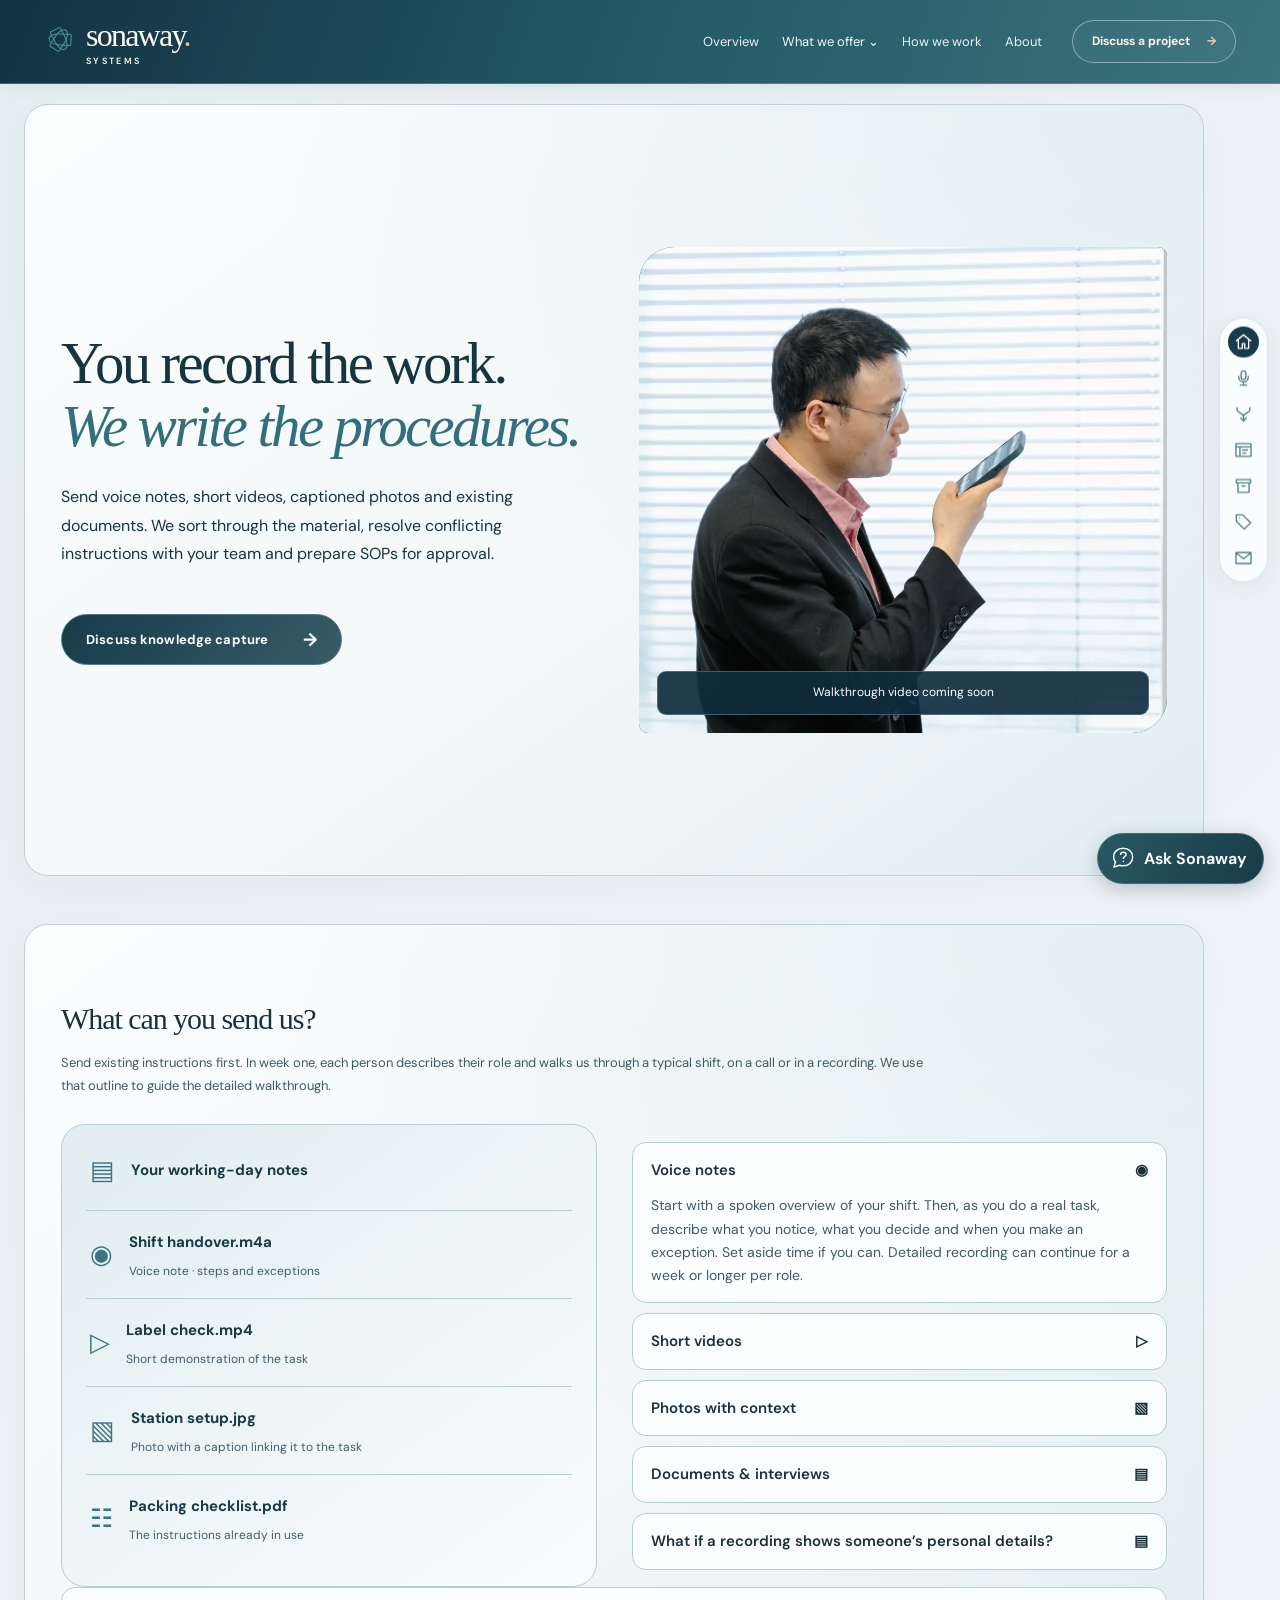
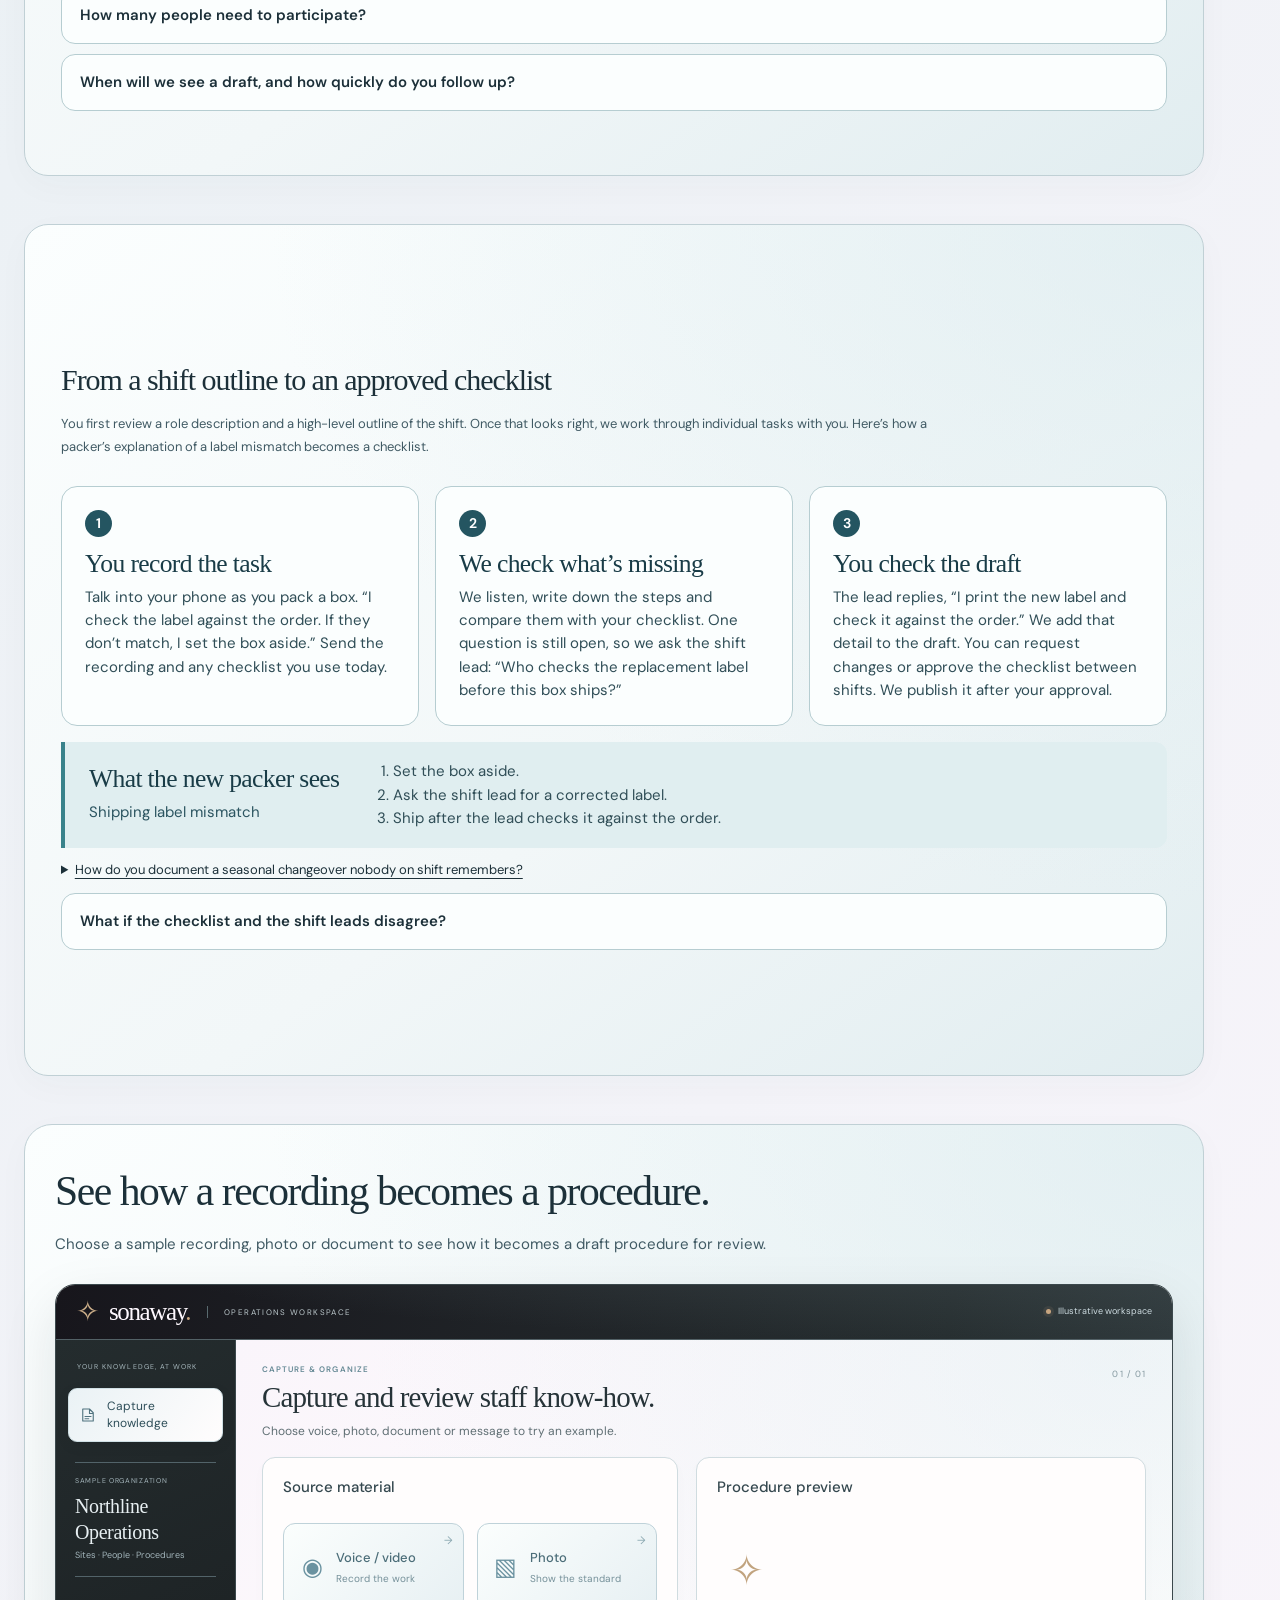
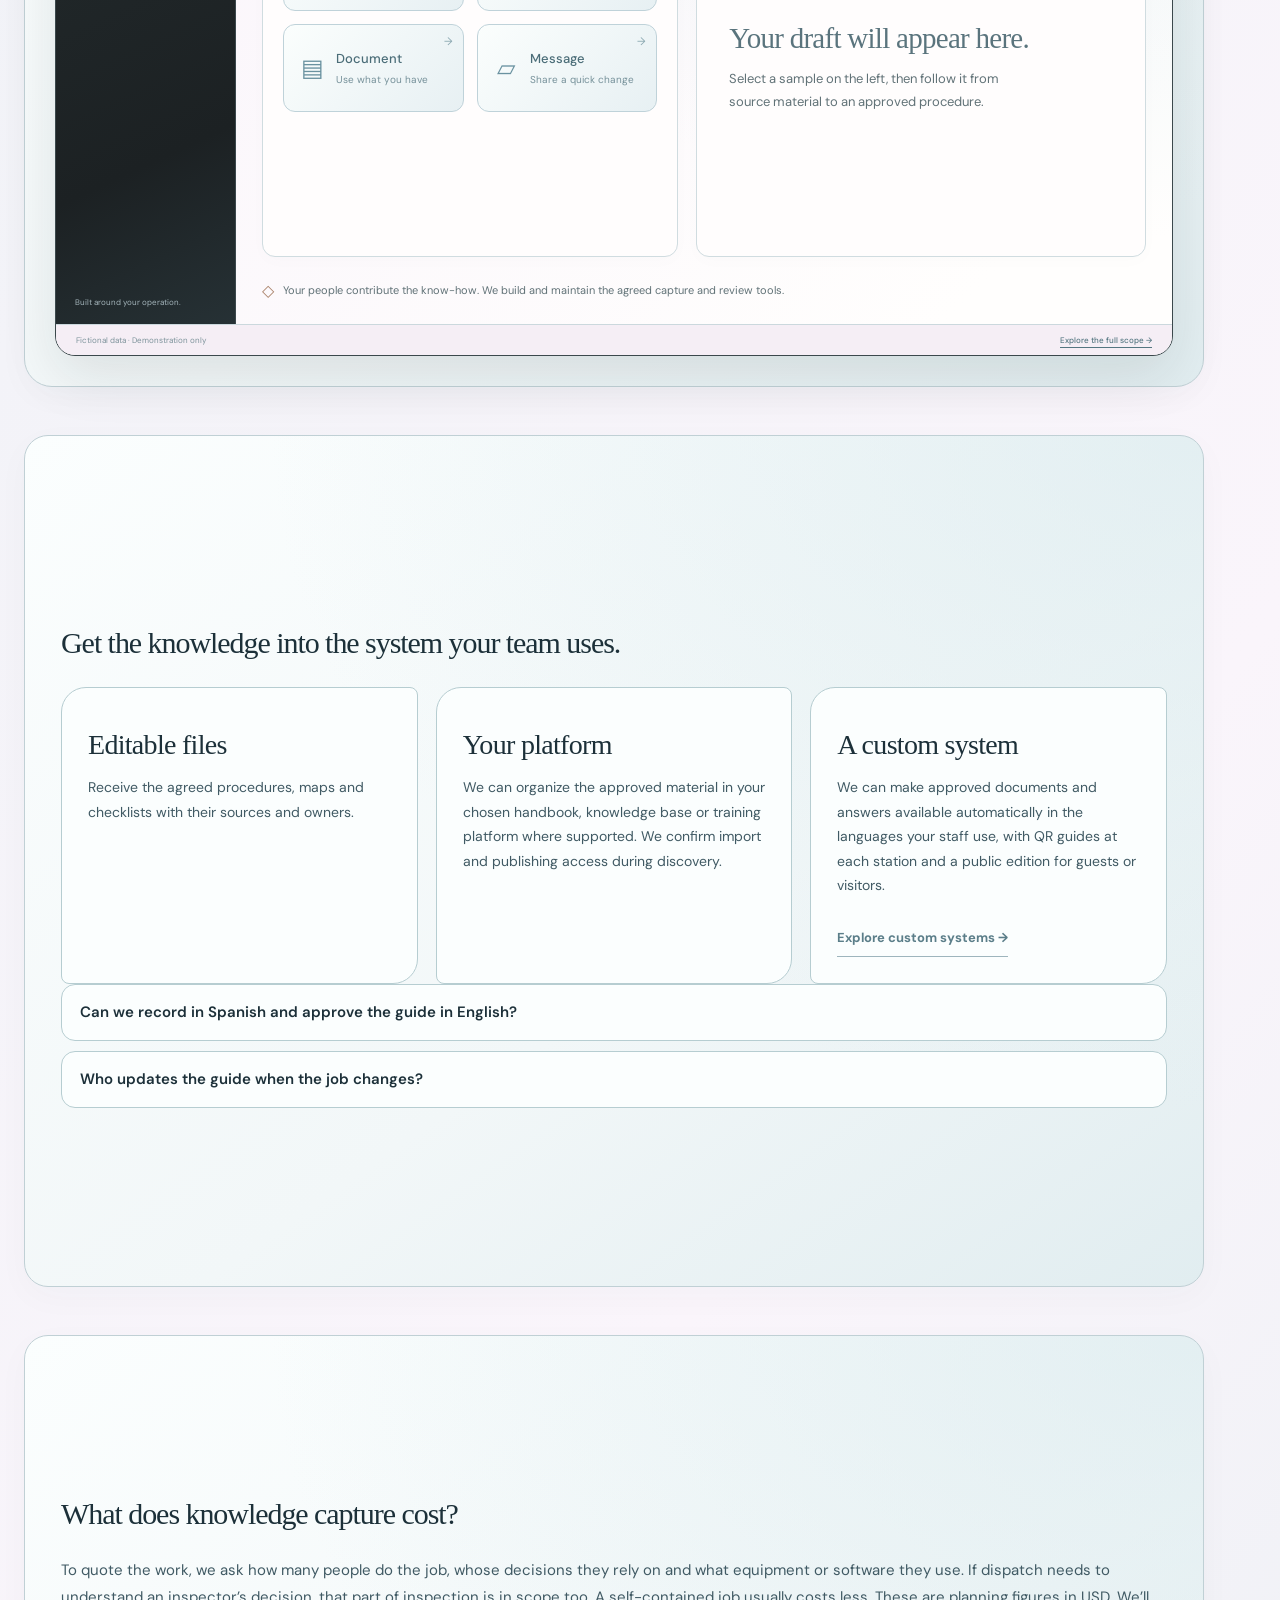
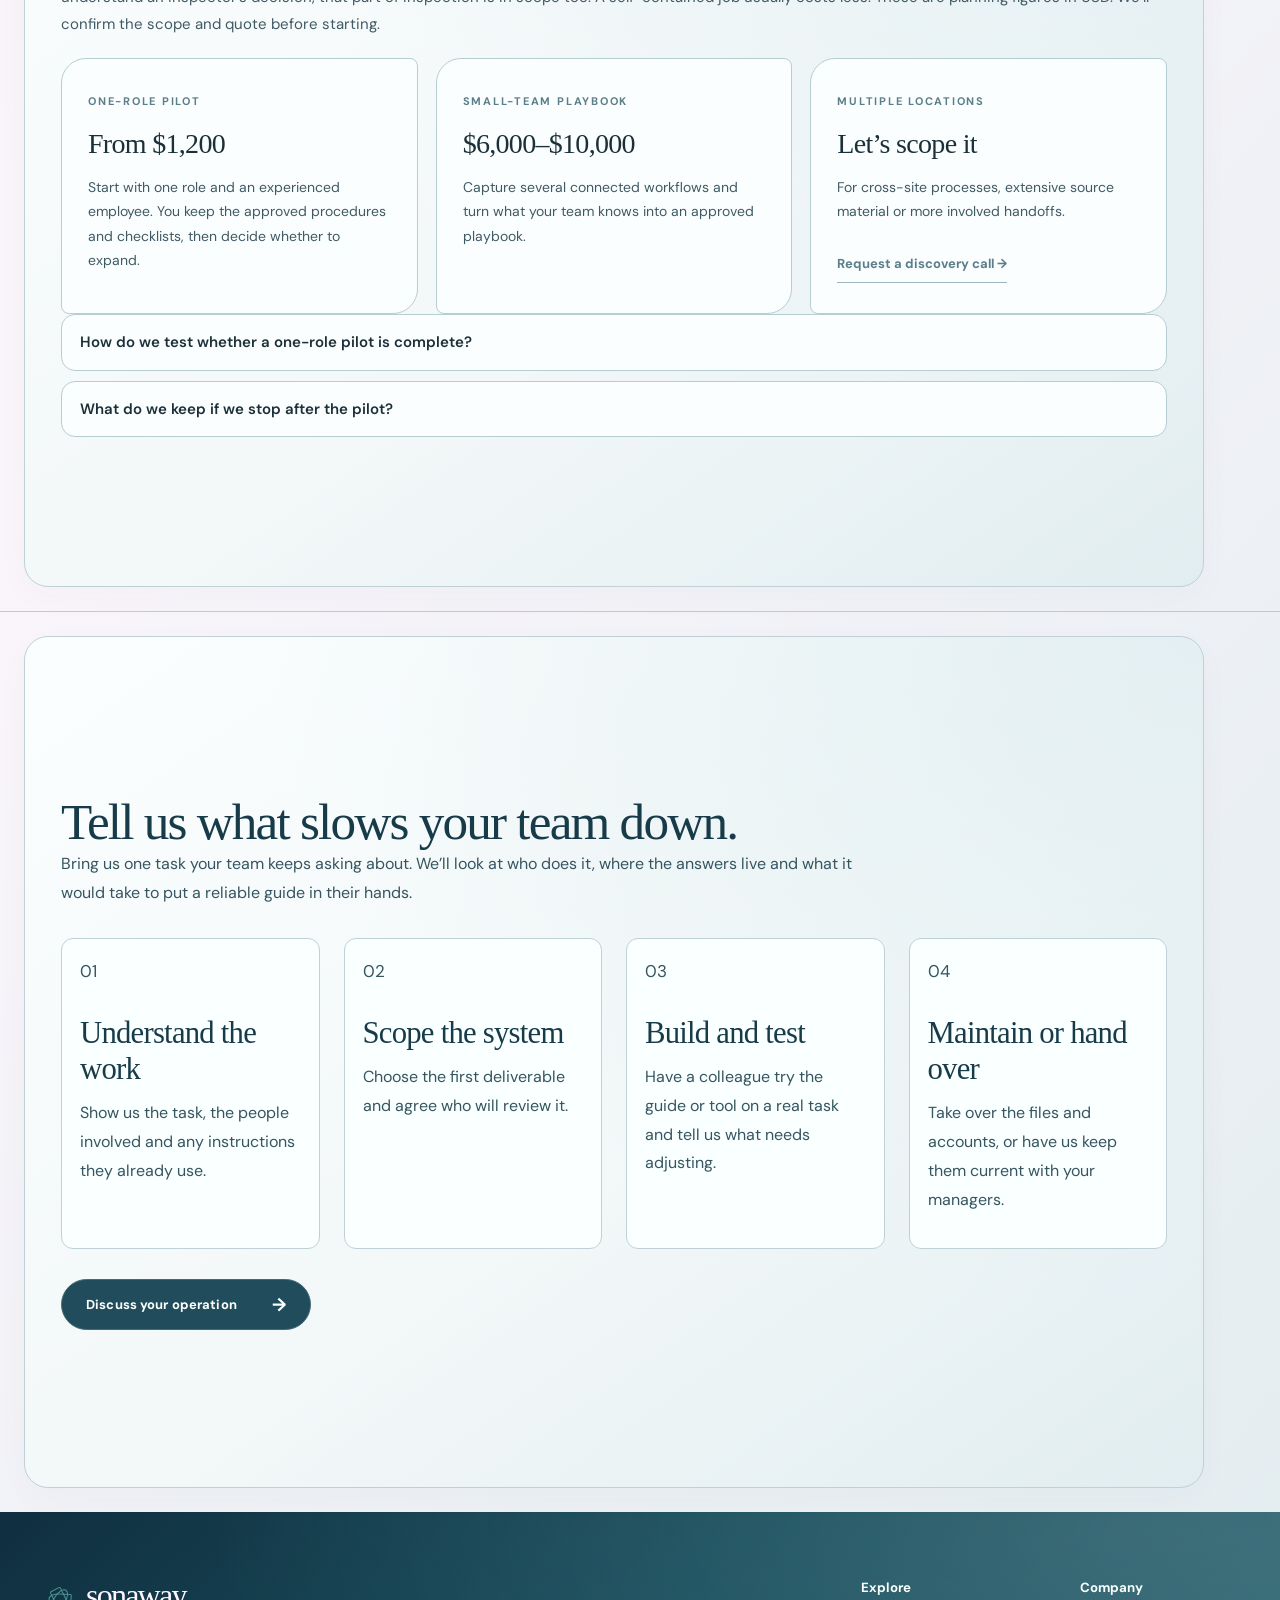
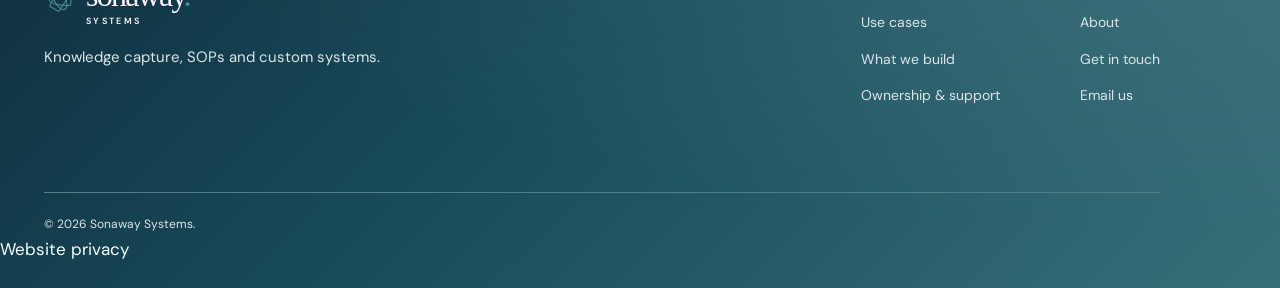
<file: knowledge-capture.html>
<!doctype html>
<html lang="en"><head><meta charset="UTF-8"><meta name="viewport" content="width=device-width,initial-scale=1"><meta name="robots" content="index,follow"><meta name="theme-color" content="#183b49"><meta name="description" content="Sonaway Systems captures staff know-how, reconciles procedures and builds knowledge bases, training and custom tools for small and midsize businesses."><meta property="og:title" content="Knowledge Capture &amp; SOPs | Sonaway Systems"><meta property="og:description" content="Sonaway Systems captures staff know-how, reconciles procedures and builds knowledge bases, training and custom tools for small and midsize businesses."><meta property="og:type" content="website"><meta property="og:image" content="https://sonawaysystems.com/assets/packing-floor-v2.webp"><title>Knowledge Capture &amp; SOPs | Sonaway Systems</title><link rel="icon" href="assets/favicon.svg?v=20261108satin1" type="image/svg+xml"><link rel="preconnect" href="https://fonts.googleapis.com"><link rel="preconnect" href="https://fonts.gstatic.com" crossorigin><link href="https://fonts.googleapis.com/css2?family=DM+Sans:wght@400;500;600;700&amp;family=Manrope:wght@400;500;600;700;800&amp;display=swap" rel="stylesheet"><link href="assets/styles.css?v=systems-whole2" rel="stylesheet"><link href="assets/resort-theme.css?v=systems-whole2" rel="stylesheet"><link href="assets/luxury-editorial.css?v=systems-whole2" rel="stylesheet"><link href="assets/palette.css?v=systems-whole2" rel="stylesheet"><link href="assets/satin-theme.css?v=systems-whole2" rel="stylesheet"><link rel="stylesheet" href="assets/story-chapters.css?v=systems-whole2"><link rel="stylesheet" href="assets/interior-chapters.css?v=systems-whole2"><link rel="stylesheet" href="assets/interaction-motion.css?v=systems-whole2"><link rel="stylesheet" href="assets/clarity-polish.css?v=systems-whole2"><link rel="stylesheet" href="assets/header-polish.css?v=systems-whole2"><script src="assets/systems-nav.js?v=systems-whole2" defer></script><link rel="canonical" href="https://sonawaysystems.com/knowledge-capture.html"><link href="assets/knowledge-demo.css?v=systems-whole2" rel="stylesheet"><link href="assets/calculator-compact.css?v=systems-whole2" rel="stylesheet"><link href="assets/intake.css?v=systems-whole2" rel="stylesheet"><link href="assets/benefit-cards.css?v=systems-whole2" rel="stylesheet"><link href="assets/photo-hero.css?v=systems-whole2" rel="stylesheet"><link href="assets/product-showcase.css?v=systems-whole2" rel="stylesheet"><link rel="stylesheet" href="assets/home-combined.css?v=systems-whole2"><link rel="stylesheet" href="assets/product-workspace.css?v=systems-whole2"><link rel="stylesheet" href="assets/site-refinements.css?v=systems-whole2"><link rel="stylesheet" href="assets/benefit-scenarios.css?v=systems-whole2"><link rel="stylesheet" href="assets/clear-offer.css?v=systems-whole2"><link rel="canonical" href="https://sonawaysystems.com/knowledge-capture.html"><script src="assets/site.js?v=nov20" defer></script><script src="assets/calculator.js?v=clean1" defer></script><script src="assets/knowledge-model.js?v=nov20" defer></script><script src="assets/property-model.js?v=systems-whole2" defer></script><script src="assets/knowledge-demo.js?v=nov20" defer></script><script src="assets/intake-model.js?v=nov20" defer></script><script src="assets/intake-graph.js?v=nov20" defer></script><script src="assets/intake-network.js?v=systems-whole2" defer></script><script src="assets/intake.js?v=systems-whole2" defer></script><script src="assets/benefit-cards.js?v=nov21" defer></script><script src="assets/photo-hero.js?v=systems-whole2" defer></script><script src="assets/story-chapters.js?v=systems-whole2" defer></script><script src="assets/home-combined.js?v=systems-whole2" defer></script><script src="assets/product-workspace.js?v=nov20" defer></script><script src="assets/interaction-motion.js?v=systems-whole2" defer></script><script src="assets/clarity-polish.js?v=systems-whole2" defer></script><link rel="stylesheet" href="assets/systems-theme.css?v=flow1"><link rel="stylesheet" href="assets/site-cleanup.css?v=nov21"><link rel="stylesheet" href="/assets/ask-sonaway.css?v=chat6"><script defer src="/assets/ask-sonaway.js?v=chat6"></script><link rel="stylesheet" href="/assets/portrait.css?v=1"></head><body class="story-interior"><header class="site-header" id="top"><div class="nav-wrap wrap"><a class="brand" href="index.html" aria-label="Sonaway Systems home"><span class="brand-symbol"><span></span><span></span><span></span></span><span class="brand-name">sonaway<span class="brand-dot">.</span><small class="systems-brand-label">SYSTEMS</small></span></a><nav class="desktop-nav" aria-label="Main navigation"><a href="index.html" class="">Overview</a><details class="systems-offer"><summary>What we offer <span aria-hidden="true">⌄</span></summary><div><a href="knowledge-capture.html">Knowledge Capture &amp; SOPs</a><a href="custom-systems.html">Custom Systems</a></div></details><a href="approach.html" class="">How we work</a><a href="about.html" class="">About</a></nav><a href="contact.html" class="nav-contact">Discuss a project <span>→</span></a><button class="mobile-menu-button" aria-label="Open menu" aria-expanded="false" aria-controls="mobile-nav"><svg class="icon " width="20" height="20" viewbox="0 0 24 24" fill="none" stroke="currentColor" stroke-width="1.6" stroke-linecap="round" stroke-linejoin="round" aria-hidden="true"><path d="M4 7h16M4 12h16M4 17h16"></path></svg></button></div><nav class="mobile-nav" id="mobile-nav" aria-label="Mobile navigation"><a href="index.html" class="">Overview</a><details class="systems-offer"><summary>What we offer <span aria-hidden="true">⌄</span></summary><div><a href="knowledge-capture.html">Knowledge Capture &amp; SOPs</a><a href="custom-systems.html">Custom Systems</a></div></details><a href="approach.html" class="">How we work</a><a href="about.html" class="">About</a><a href="contact.html" class="mobile-cta">Discuss a project →</a></nav></header><nav class="story-index" aria-label="Page chapters"><a class="story-index-link" href="#use-cases-overview" data-story-link="" aria-label="Overview" aria-current="location"><svg viewBox="0 0 24 24" fill="none" stroke="currentColor" stroke-width="1.7" stroke-linecap="round" stroke-linejoin="round" aria-hidden="true"><path d="M3 10.5 12 3l9 7.5 M5.5 9v11h5v-6h3v6h5V9"/></svg><span class="story-index-label">Overview</span></a><a class="story-index-link" href="#capture-your-day" data-story-link="" aria-label="Capture your day"><svg viewBox="0 0 24 24" fill="none" stroke="currentColor" stroke-width="1.7" stroke-linecap="round" stroke-linejoin="round" aria-hidden="true"><path d="M9 6a3 3 0 0 1 6 0v5a3 3 0 1 1-6 0z M6 10v1a6 6 0 0 0 12 0v-1 M12 17v4m-4 0h8"/></svg><span class="story-index-label">Capture your day</span></a><a class="story-index-link" href="#reconcile" data-story-link="" aria-label="Reconcile the work"><svg viewBox="0 0 24 24" fill="none" stroke="currentColor" stroke-width="1.7" stroke-linecap="round" stroke-linejoin="round" aria-hidden="true"><path d="M4 4v3c0 4 8 3 8 8v5 M20 4v3c0 4-8 3-8 8 M8.5 17l3.5 4 3.5-4"/></svg><span class="story-index-label">Reconcile the work</span></a><a class="story-index-link" href="#capture-workspace" data-story-link="" aria-label="Try the workspace"><svg viewBox="0 0 24 24" fill="none" stroke="currentColor" stroke-width="1.7" stroke-linecap="round" stroke-linejoin="round" aria-hidden="true"><path d="M2.5 4h19v16h-19z M3 8h18 M7.5 8v12 M11 12h6m-6 4h4"/></svg><span class="story-index-label">Try the workspace</span></a><a class="story-index-link" href="#delivery" data-story-link="" aria-label="Where it lives"><svg viewBox="0 0 24 24" fill="none" stroke="currentColor" stroke-width="1.7" stroke-linecap="round" stroke-linejoin="round" aria-hidden="true"><path d="M3 4h18v4H3z M5 8v12h14V8 M10 12h4"/></svg><span class="story-index-label">Where it lives</span></a><a class="story-index-link" href="#pricing" data-story-link="" aria-label="Example pricing"><svg viewBox="0 0 24 24" fill="none" stroke="currentColor" stroke-width="1.7" stroke-linecap="round" stroke-linejoin="round" aria-hidden="true"><path d="M3 3h8l10 10-8 8L3 11z M7 7h.02"/></svg><span class="story-index-label">Example pricing</span></a><a class="story-index-link" href="#story-contact" data-story-link="" aria-label="Get started"><svg viewBox="0 0 24 24" fill="none" stroke="currentColor" stroke-width="1.7" stroke-linecap="round" stroke-linejoin="round" aria-hidden="true"><path d="M2.5 5h19v14h-19z M3 6l9 7 9-7"/></svg><span class="story-index-label">Get started</span></a></nav><main id="main"><section class="interior-hero story-chapter" id="use-cases-overview" data-story-label="Overview" data-story-chapter="" data-story-index="0"><div class="story-screen interior-first" id="use-cases-overview-card"><div class="story-surface"><div class="wrap interior-grid"><div><h1>You record the work.<br><em>We write the procedures.</em></h1><p>Send voice notes, short videos, captioned photos and existing documents. We sort through the material, resolve conflicting instructions with your team and prepare SOPs for approval.</p><a class="btn btn-primary" href="contact.html">Discuss knowledge capture <span aria-hidden="true">→</span></a></div><div class="capture-poster"><img src="assets/capture-note.webp" alt="A man records a voice note on his phone at work." width="1050" height="1010" fetchpriority="high"><span>Walkthrough video coming soon</span></div></div></div></div></section>
<section class="section light-section interior-sector story-chapter" id="capture-your-day" data-story-chapter data-story-label="Capture your day" data-story-index="1"><div class="story-screen" id="capture-your-day-card"><div class="story-surface"><div class="wrap"><div class="section-head"><h2>What can you send us?</h2><p>Send existing instructions first. In week one, each person describes their role and walks us through a typical shift, on a call or in a recording. We use that outline to guide the detailed walkthrough.</p></div><div class="systems-capture-layout"><div class="capture-file-tray"><div class="capture-file-top"><span aria-hidden="true">▤</span><strong>Your working-day notes</strong></div><div><span aria-hidden="true">◉</span><p><strong>Shift handover.m4a</strong><small>Voice note · steps and exceptions</small></p></div><div><span aria-hidden="true">▷</span><p><strong>Label check.mp4</strong><small>Short demonstration of the task</small></p></div><div><span aria-hidden="true">▧</span><p><strong>Station setup.jpg</strong><small>Photo with a caption linking it to the task</small></p></div><div><span aria-hidden="true">☷</span><p><strong>Packing checklist.pdf</strong><small>The instructions already in use</small></p></div></div><div class="systems-inputs"><details name="capture-input" open><summary>Voice notes <span aria-hidden="true">◉</span></summary><p>Start with a spoken overview of your shift. Then, as you do a real task, describe what you notice, what you decide and when you make an exception. Set aside time if you can. Detailed recording can continue for a week or longer per role.</p></details><details name="capture-input"><summary>Short videos <span aria-hidden="true">▷</span></summary><p>Demonstrate a setup, handoff or inspection. Tell us which role does it and what a good result looks like.</p></details><details name="capture-input"><summary>Photos with context <span aria-hidden="true">▧</span></summary><p>Add clear captions or refer to the photo in the accompanying recording so we can connect it to the right step.</p></details><details name="capture-input"><summary>Documents &amp; interviews <span aria-hidden="true">▤</span></summary><p>We read your checklists and manuals before comparing them with recordings. Staff can answer follow-ups between shifts. We can put discovery questions into a small app with an assistant that asks for more detail, or arrange a call.</p></details><details name="capture-input" id="recording-privacy"><summary>What if a recording shows someone’s personal details? <span aria-hidden="true">▤</span></summary><p>We actively check walkthroughs for identifying details. If a customer’s name appears on a dispatch screen, we blur or blank it in the image, mute it in the audio and remove it from the transcript wherever it appears. If the instruction needs to say who does something, we use a role such as “shift lead.”</p><p>We check after upload. The transcription provider receives the original recording. When we detect identifying details, we redact them and immediately delete the identifiable copy Sonaway received. We can also agree to stop processing, delete the file and request a new recording when specified types of identifying information are detected.</p><p>You can request deletion of the redacted recording too. We generally recommend keeping it initially so a reviewer can trace a questionable instruction back to the recording and correct it at its source.</p><p>Only the redacted version is kept in the project library. You choose who can open that recording and who can see the finished guide. Giving someone access, including Sonaway, does not give them a copy with the detected details intact.</p><p>Our systems support aggregate reporting. We do not build tools to track people by identifying details captured on shift. Optional named sign-in accounts are separate from the operational material. If you take over the system, your team is responsible for its ongoing privacy and security.</p></details></div></div><div class="systems-inputs"><details id="capture-team"><summary>How many people need to participate?</summary><p>You can designate one person who knows the job and has authority to define it. We usually suggest two experienced people per role, often one per shift, and generally no more than about three for capture. Most can record while they work. Key contributors and approvers may need a few sessions of one to two hours each. More people are welcome at the testing stage to try the drafts and flag errors.</p></details><details id="capture-timing"><summary>When will we see a draft, and how quickly do you follow up?</summary><p>You can typically expect something useful to review, such as a preliminary role or shift outline, one to two weeks after the agreed project start date. We set that date after discovery. Completion depends on the complexity of the role, when recordings arrive and how quickly reviewers answer open questions.</p><p>For a typical complete batch, we aim to send follow-up questions within two business days: Monday morning to Wednesday, or Friday morning to Tuesday in a normal workweek. Several roles submitting full-shift recordings together can take longer. We compare new material against existing instructions first so we only ask questions that help settle a gap or disagreement.</p></details></div></div></div></div></section><section class="section light-section interior-sector story-chapter" id="reconcile" data-story-chapter data-story-label="Reconcile the work" data-story-index="2"><div class="story-screen" id="reconcile-card"><div class="story-surface"><div class="wrap"><div class="section-head"><h2>From a shift outline to an approved checklist</h2><p>You first review a role description and a high-level outline of the shift. Once that looks right, we work through individual tasks with you. Here’s how a packer’s explanation of a label mismatch becomes a checklist.</p></div>
<ol class="capture-steps">
<li><h3>You record the task</h3><p>Talk into your phone as you pack a box. “I check the label against the order. If they don’t match, I set the box aside.” Send the recording and any checklist you use today.</p></li>
<li><h3>We check what’s missing</h3><p>We listen, write down the steps and compare them with your checklist. One question is still open, so we ask the shift lead: “Who checks the replacement label before this box ships?”</p></li>
<li><h3>You check the draft</h3><p>The lead replies, “I print the new label and check it against the order.” We add that detail to the draft. You can request changes or approve the checklist between shifts. We publish it after your approval.</p></li></ol>

<div class="capture-example"><div><h3>What the new packer sees</h3><p>Shipping label mismatch</p></div><ol><li>Set the box aside.</li><li>Ask the shift lead for a corrected label.</li><li>Ship after the lead checks it against the order.</li></ol></div>
<details class="story-context" id="rare-events"><summary>How do you document a seasonal changeover nobody on shift remembers?</summary><p>We ask specifically about seasonal work and rare exceptions. Bring any existing changeover instructions and involve whoever knows or owns the procedure. We can have experienced staff mentally walk through the event, ask questions at each step and flag missing answers. If a step cannot be verified, it stays open and the client appoints someone to resolve it.</p><p>Depending on the engagement, especially with ongoing support, we can run a mock changeover, test the knowledge base with hundreds of questions, and inspect connections between roles, equipment and steps for gaps. These checks identify what needs verifying; the appointed person supplies or confirms the instruction.</p></details><div class="systems-inputs" id="approval-decisions"><details><summary>What if the checklist and the shift leads disagree?</summary><p>We send you a breakdown of the disputed step. For example, the written checklist assigns order release to the supervisor, both leads say the packer does it, and the question to settle is who is authorized to release the order.</p><p>During setup we agree with you who decides each kind of question. You can assign decisions by role, set a hierarchy or require several stages of approval. Your team can approve the agreed sections while the disputed step stays open. We record the decision in that step once the designated approver or approvers resolve it.</p></details></div>
</div></div></div></section><section class="section light-section story-chapter merge-build pw-build-chapter" id="capture-workspace" data-story-chapter="" data-story-label="Try the workspace" data-story-index="3"><div class="story-screen story-connections" id="what-we-build-card-1" data-story-page="1" data-story-pages="1"><div class="story-surface"><div class="wrap story-content"><div class="section-head "><h2>See how a recording becomes a procedure.</h2><p>Choose a sample recording, photo or document to see how it becomes a draft procedure for review.</p></div><div class="pw-shell pw-explorer" data-product-workspace>
 <div class="pw-chrome"><div class="pw-wordmark"><span class="pw-logo" aria-hidden="true">✧</span><span>sonaway<span class="pw-brand-dot">.</span></span><span class="pw-chrome-label">OPERATIONS WORKSPACE</span></div><span class="pw-environment"><i></i> Illustrative workspace</span></div>
 <div class="pw-layout"><aside class="pw-sidebar"><span class="pw-side-label">YOUR KNOWLEDGE, AT WORK</span><nav aria-label="Explore the example workspace"><button type="button" class="pw-nav-button" aria-pressed="true" data-workspace-module="capture"><svg viewbox="0 0 24 24" fill="none" stroke="currentColor" stroke-width="1.5" stroke-linecap="round" stroke-linejoin="round" aria-hidden="true"><path d="M5 4h9l5 5v11H5zM14 4v6h5M8 14h8M8 17h5"></path></svg><span>Capture knowledge</span></button><button type="button" class="pw-nav-button" aria-pressed="false" data-workspace-module="answers" hidden=""><svg viewbox="0 0 24 24" fill="none" stroke="currentColor" stroke-width="1.5" stroke-linecap="round" stroke-linejoin="round" aria-hidden="true"><path d="M4 4h16v12H9l-5 4zM8 8h8M8 12h5"></path></svg><span>Ask a question</span></button><button type="button" class="pw-nav-button" aria-pressed="false" data-workspace-module="connections" hidden=""><svg viewbox="0 0 24 24" fill="none" stroke="currentColor" stroke-width="1.5" stroke-linecap="round" stroke-linejoin="round" aria-hidden="true"><rect x="9" y="9" width="6" height="6" rx="1"></rect><path d="M12 3v6m0 6v6M3 12h6m6 0h6"></path><circle cx="12" cy="3" r="1"></circle><circle cx="12" cy="21" r="1"></circle><circle cx="3" cy="12" r="1"></circle><circle cx="21" cy="12" r="1"></circle></svg><span>Connect the work</span></button><button type="button" class="pw-nav-button" aria-pressed="false" data-workspace-module="learning" hidden=""><svg viewbox="0 0 24 24" fill="none" stroke="currentColor" stroke-width="1.5" stroke-linecap="round" stroke-linejoin="round" aria-hidden="true"><path d="m2 8 10-5 10 5-10 5zM6 10v6l6 3 6-3v-6M22 8v8"></path></svg><span>Staff learning</span></button><button type="button" class="pw-nav-button" aria-pressed="false" data-workspace-module="quality" hidden=""><svg viewbox="0 0 24 24" fill="none" stroke="currentColor" stroke-width="1.5" stroke-linecap="round" stroke-linejoin="round" aria-hidden="true"><path d="m12 3 8 3v6c0 5-8 9-8 9s-8-4-8-9V6zM8 12l3 3 5-6"></path></svg><span>Quality &amp; updates</span></button><button type="button" class="pw-nav-button" aria-pressed="false" data-workspace-module="insights" hidden=""><svg viewbox="0 0 24 24" fill="none" stroke="currentColor" stroke-width="1.5" stroke-linecap="round" stroke-linejoin="round" aria-hidden="true"><path d="M4 3v17h17M8 15l4-5 4 2 5-7"></path></svg><span>Usage insights</span></button></nav><div class="pw-property"><span>SAMPLE ORGANIZATION</span><strong>Northline Operations</strong><small>Sites · People · Procedures</small></div><div class="pw-side-foot">Built around your operation.</div></aside>
 <div class="pw-content"><div class="pw-view-heading"><div><span class="pw-kicker" data-pw-kicker>CAPTURE &amp; ORGANIZE</span><h3 data-pw-title>Make practical know-how useful.</h3><p data-pw-description role="status" aria-live="polite">Bring source material and staff experience into one reviewed procedure.</p></div><span class="pw-view-number" data-pw-number>01 / 06</span></div><div class="pw-stage" data-pw-stage></div><div class="pw-outcome" role="status" aria-live="polite"><span aria-hidden="true">◇</span><p data-pw-outcome>Your knowledge stays linked to its evidence and the people responsible for it.</p></div></div></div>
 <div class="pw-footer"><span>Fictional data · Demonstration only</span><a href="custom-systems.html">Explore the full scope →</a></div></div></div></div></div></section>
<section class="section light-section interior-sector story-chapter" id="delivery" data-story-chapter data-story-label="Where it lives" data-story-index="4"><div class="story-screen" id="delivery-card"><div class="story-surface"><div class="wrap"><div class="section-head"><h2>Get the knowledge into the system your team uses.</h2></div><div class="systems-delivery-grid"><article><h3>Editable files</h3><p>Receive the agreed procedures, maps and checklists with their sources and owners.</p></article><article><h3>Your platform</h3><p>We can organize the approved material in your chosen handbook, knowledge base or training platform where supported. We confirm import and publishing access during discovery.</p></article><article><h3>A custom system</h3><p>We can make approved documents and answers available automatically in the languages your staff use, with QR guides at each station and a public edition for guests or visitors.</p><a class="text-link" href="custom-systems.html">Explore custom systems →</a></article></div><div class="systems-inputs"><details id="guide-languages"><summary>Can we record in Spanish and approve the guide in English?</summary><p>Yes. Your team can record and send documents in its working language. You choose which version is authoritative. For example, you can approve the English procedure and retain the Spanish source. We use multiple translation checks. Bilingual spot checks depend on the language and package.</p><p>A custom search tool can retrieve an approved instruction in one language and answer in another. Staff can use familiar equipment names. If a nickname could refer to two machines, the assistant should ask which one they mean. When you maintain your own platform, you control how its search and updates work.</p></details><details id="procedure-changes"><summary>Who updates the guide when the job changes?</summary><p>For a one-time delivery, your team handles future edits in your chosen platform. With a custom build, we can give you a guided way to submit a change, such as a short video of a new printer check, and route it for approval. You can use that workflow even if you maintain the system yourselves. With a maintenance agreement, changes can be routed to Sonaway for follow-through. Human approval is the default; the exact workflow is agreed for your project.</p></details></div></div></div></div></section><section class="section light-section interior-sector story-chapter" id="pricing" data-story-chapter data-story-label="Example pricing" data-story-index="5"><div class="story-screen" id="pricing-card"><div class="story-surface"><div class="wrap"><div class="section-head"><h2>What does knowledge capture cost?</h2></div><p class="systems-pricing-note">To quote the work, we ask how many people do the job, whose decisions they rely on and what equipment or software they use. If dispatch needs to understand an inspector’s decision, that part of inspection is in scope too. A self-contained job usually costs less. These are planning figures in USD. We’ll confirm the scope and quote before starting.</p><div class="systems-delivery-grid"><article><span class="micro">ONE-ROLE PILOT</span><h3>From $1,200</h3><p>Start with one role and an experienced employee. You keep the approved procedures and checklists, then decide whether to expand.</p></article><article><span class="micro">SMALL-TEAM PLAYBOOK</span><h3>$6,000–$10,000</h3><p>Capture several connected workflows and turn what your team knows into an approved playbook.</p></article><article><span class="micro">MULTIPLE LOCATIONS</span><h3>Let’s scope it</h3><p>For cross-site processes, extensive source material or more involved handoffs.</p><a class="text-link" href="contact.html">Request a discovery call →</a></article></div><div class="systems-inputs"><details id="pilot-test"><summary>How do we test whether a one-role pilot is complete?</summary><p>We agree on the job and what someone new should be able to do using just the guide or by asking questions of the documents. For dispatch handover, that might mean preparing the handover, checking it and passing it to the right person.</p><p>Before approval, invite managers, shift leads and other experienced staff to ask questions they already know the answers to, including exceptions. They can use a temporary web chat connected to the draft documents and flag inaccurate or missing answers. We use those flags to correct the material. The testing chat is included in the pilot at no extra build cost.</p></details><details id="pilot-handoff"><summary>What do we keep if we stop after the pilot?</summary><p>You keep the documents, SOPs and checklists we delivered. If the pilot scope includes a transferable knowledge base and chat, we can hand that system over too. The temporary chat used to test drafts is included for testing; continued hosting or a system handover depends on the scope. If you expand into a larger project, the approved work carries forward and the amount you paid for the pilot can count toward the larger project.</p></details></div></div></div></div></section><section class="cta-band story-chapter" id="story-contact" data-story-chapter="" data-story-label="Get started" data-story-index="6"><div class="story-screen" id="story-contact-card-1" data-story-page="1" data-story-pages="1"><div class="story-surface"><div class="wrap merge-content merge-contact"><div><h2>Tell us what slows your team down.</h2><p>Bring us one task your team keeps asking about. We’ll look at who does it, where the answers live and what it would take to put a reliable guide in their hands.</p></div><div class="steps-grid"><div><span>01</span><h3>Understand the work</h3><p>Show us the task, the people involved and any instructions they already use.</p></div><div><span>02</span><h3>Scope the system</h3><p>Choose the first deliverable and agree who will review it.</p></div><div><span>03</span><h3>Build and test</h3><p>Have a colleague try the guide or tool on a real task and tell us what needs adjusting.</p></div><div><span>04</span><h3>Maintain or hand over</h3><p>Take over the files and accounts, or have us keep them current with your managers.</p></div></div><a class="btn btn-light" href="contact.html">Discuss your operation<span aria-hidden="true">→</span></a></div></div></div></section>
</main><footer class="footer"><div class="wrap"><div class="footer-top"><div><a class="brand footer-brand" href="index.html" aria-label="Sonaway Systems home"><span class="brand-symbol"><span></span><span></span><span></span></span><span class="brand-name">sonaway<span class="brand-dot">.</span><small class="systems-brand-label">SYSTEMS</small></span></a><p>Knowledge capture, SOPs and custom systems.</p></div><div class="footer-nav"><div><strong>Explore</strong><a href="industries.html">Use cases</a><a href="custom-systems.html">What we build</a><a href="approach.html">Ownership &amp; support</a></div><div><strong>Company</strong><a href="about.html">About</a><a href="contact.html">Get in touch</a><a href="mailto:domenik@sonaway.com">Email us</a></div></div></div><div class="footer-bottom"><span>© 2026 Sonaway Systems.</span></div></div><a href="privacy.html">Website privacy</a></footer></body></html>
</file>
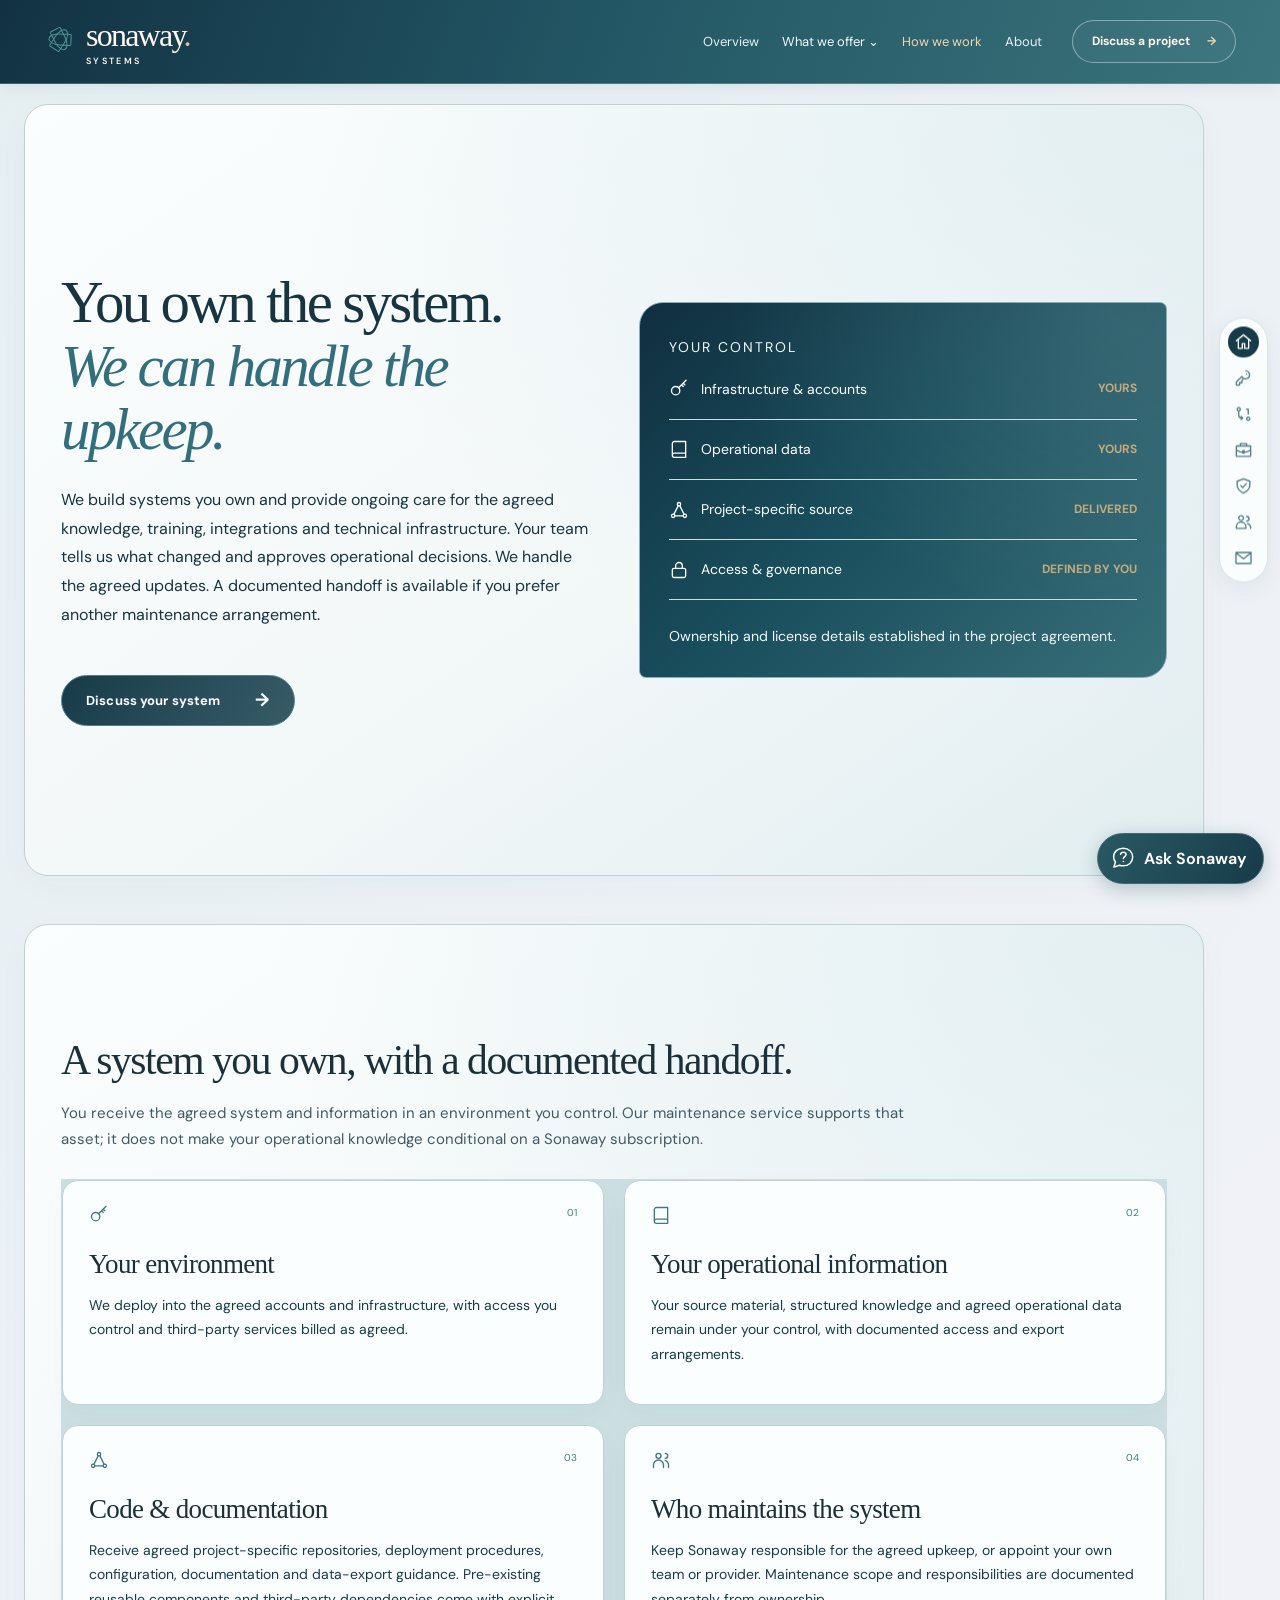
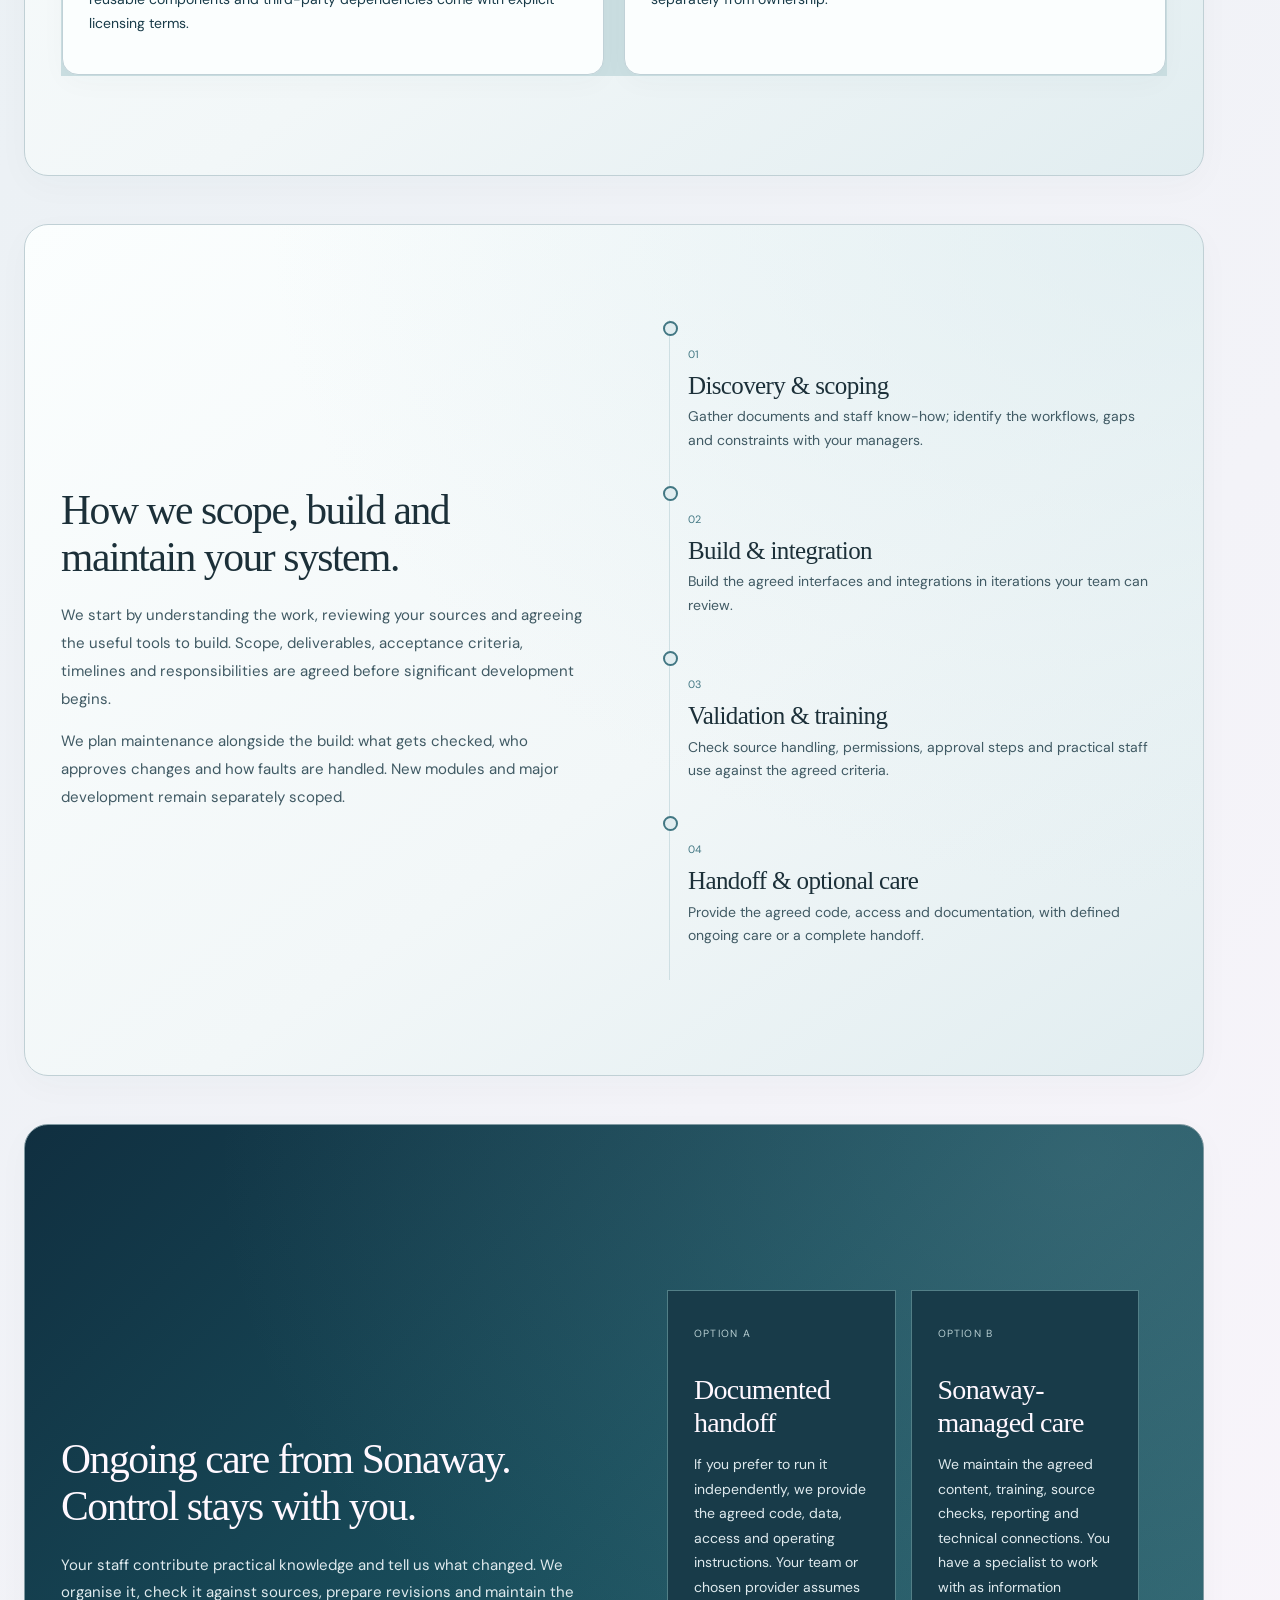
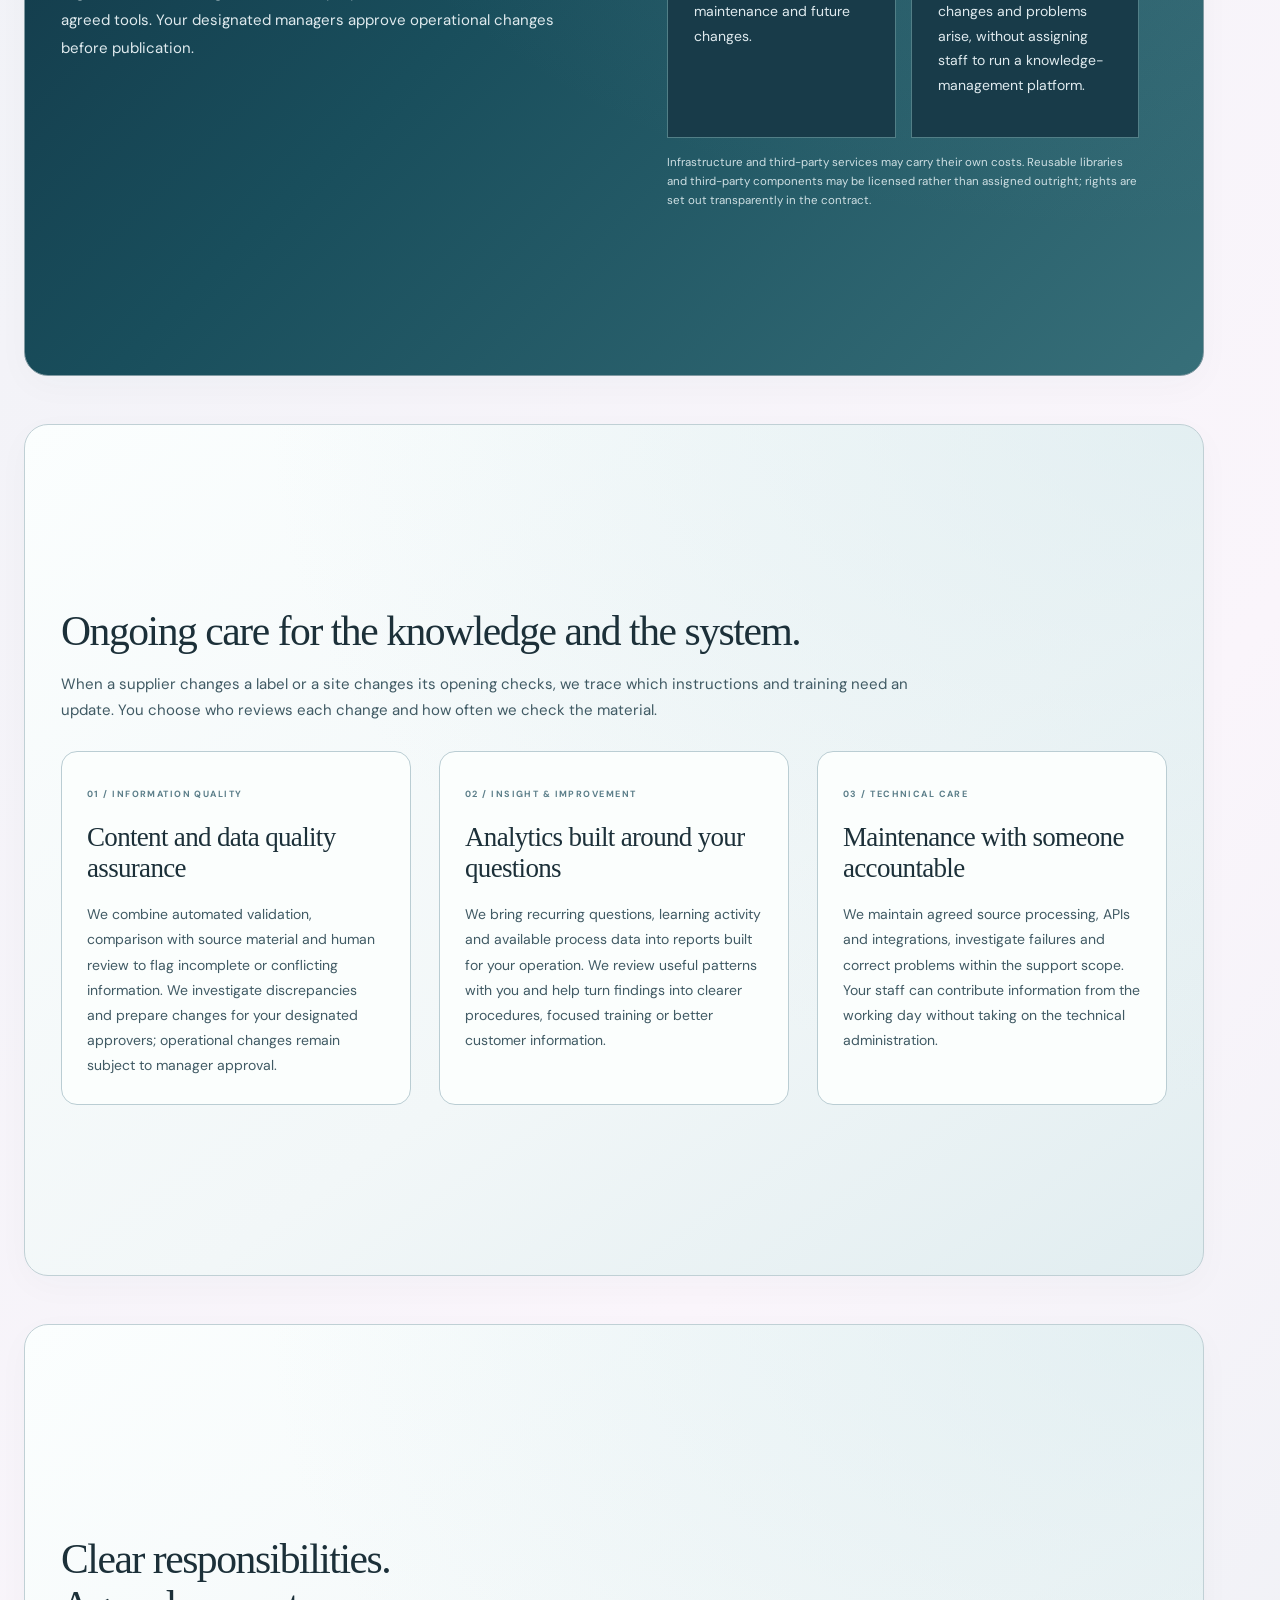
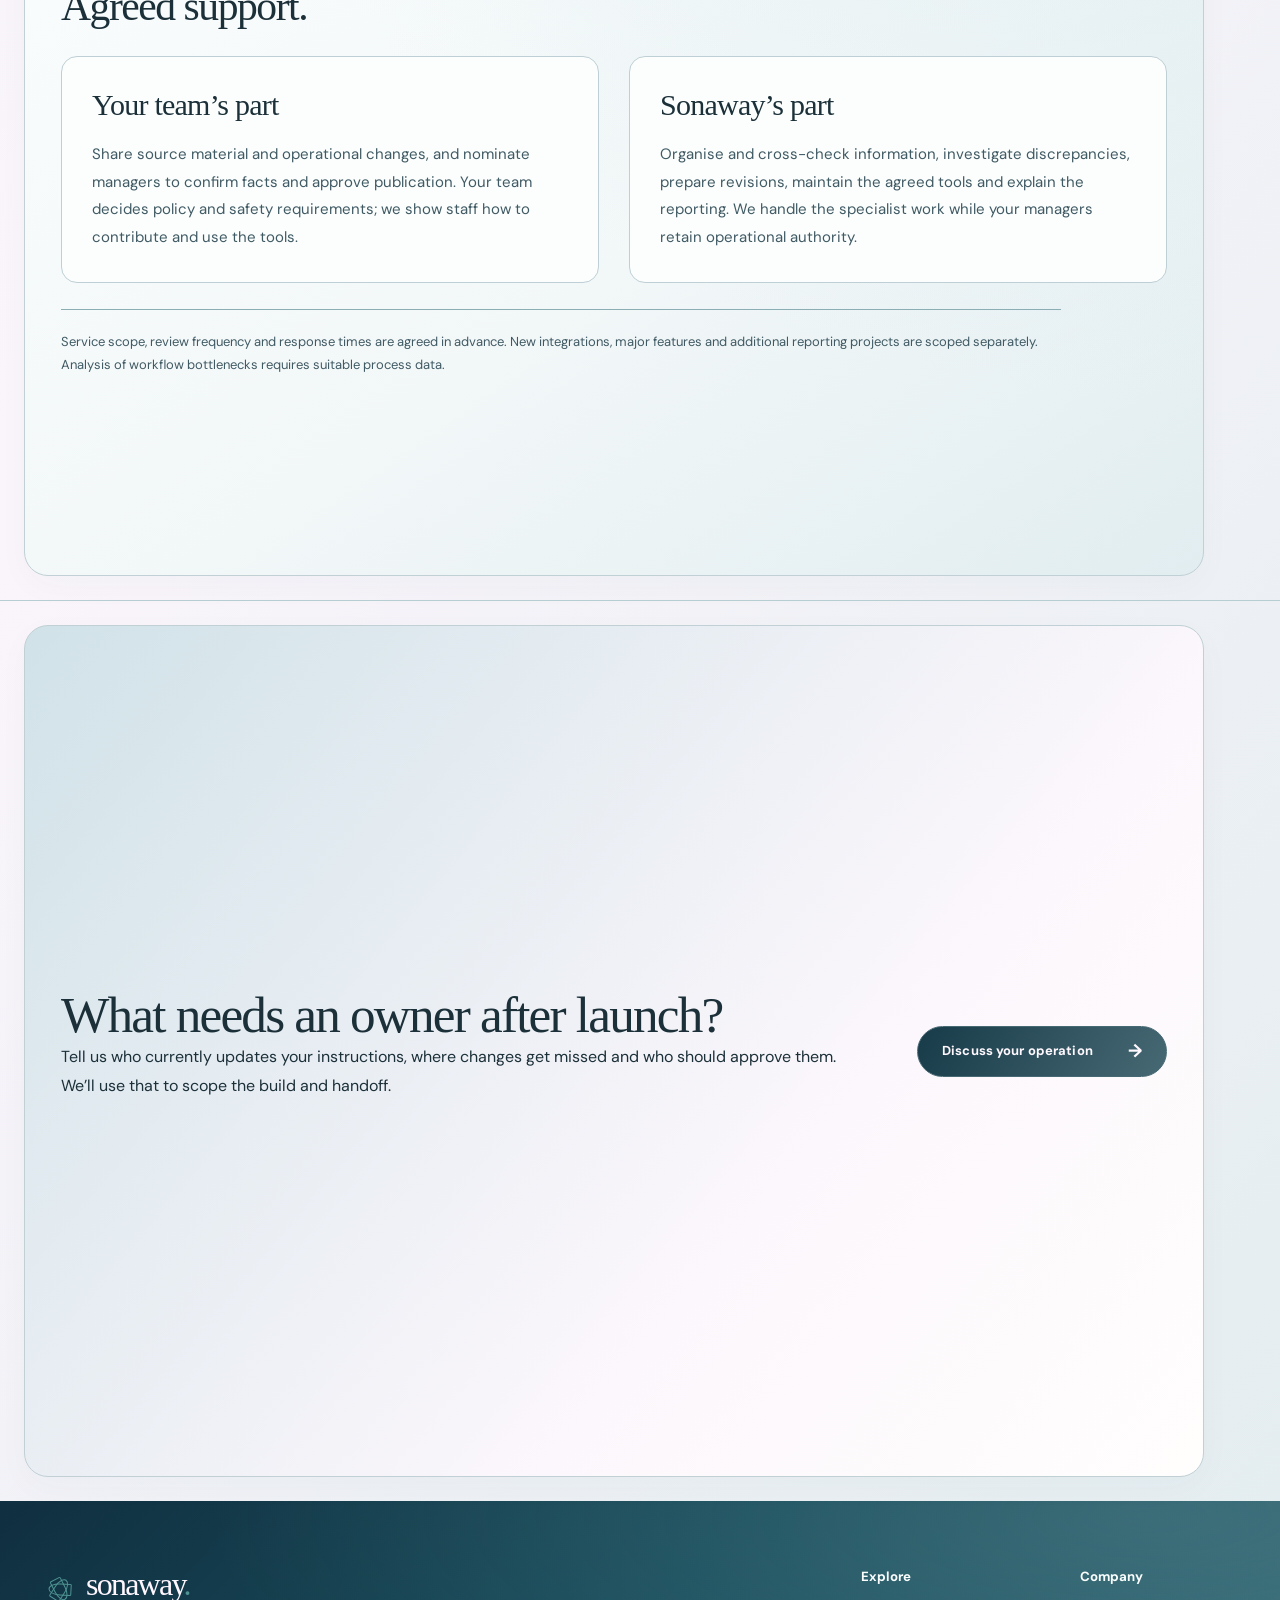
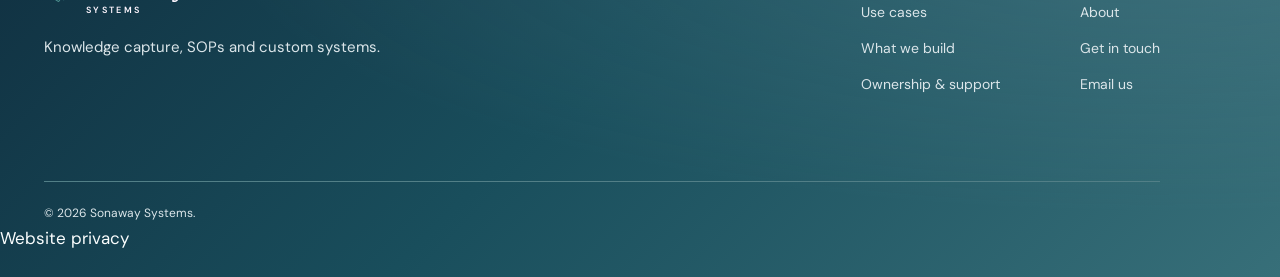
<file: ownership.html>
<!doctype html>
<html lang="en"><head><meta charset="UTF-8"><meta name="viewport" content="width=device-width,initial-scale=1"><meta name="robots" content="index,follow"><meta name="theme-color" content="#183b49"><meta name="description" content="Sonaway Systems captures staff know-how, reconciles procedures and builds knowledge bases, training and custom tools for small and midsize businesses."><meta property="og:title" content="Ownership &amp; Delivery | Sonaway"><meta property="og:description" content="Sonaway Systems captures staff know-how, reconciles procedures and builds knowledge bases, training and custom tools for small and midsize businesses."><meta property="og:type" content="website"><meta property="og:image" content="https://sonawaysystems.com/assets/packing-floor-v2.webp"><title>Ownership &amp; Delivery | Sonaway</title><link rel="icon" href="assets/favicon.svg?v=20261108satin1" type="image/svg+xml"><link rel="preconnect" href="https://fonts.googleapis.com"><link rel="preconnect" href="https://fonts.gstatic.com" crossorigin><link href="https://fonts.googleapis.com/css2?family=DM+Sans:wght@400;500;600;700&amp;family=Manrope:wght@400;500;600;700;800&amp;display=swap" rel="stylesheet"><link href="assets/styles.css?v=systems-whole2" rel="stylesheet"><link href="assets/resort-theme.css?v=systems-whole2" rel="stylesheet"><link href="assets/luxury-editorial.css?v=systems-whole2" rel="stylesheet"><link href="assets/palette.css?v=systems-whole2" rel="stylesheet"><link href="assets/satin-theme.css?v=systems-whole2" rel="stylesheet"><link rel="stylesheet" href="assets/story-chapters.css?v=systems-whole2"><link rel="stylesheet" href="assets/interior-chapters.css?v=systems-whole2"><link rel="stylesheet" href="assets/interaction-motion.css?v=systems-whole2"><link rel="stylesheet" href="assets/clarity-polish.css?v=systems-whole2"><link rel="stylesheet" href="assets/header-polish.css?v=systems-whole2"><script src="assets/systems-nav.js?v=systems-whole2" defer></script><link rel="canonical" href="https://sonawaysystems.com/ownership.html"><link rel="stylesheet" href="assets/systems-theme.css?v=flow1"><link rel="stylesheet" href="assets/site-cleanup.css?v=nov21"><link rel="stylesheet" href="/assets/ask-sonaway.css?v=chat6"><script defer src="/assets/ask-sonaway.js?v=chat6"></script><link rel="stylesheet" href="/assets/portrait.css?v=1"></head><body class="story-interior"><header class="site-header" id="top"><div class="nav-wrap wrap"><a class="brand" href="index.html" aria-label="Sonaway Systems home"><span class="brand-symbol"><span></span><span></span><span></span></span><span class="brand-name">sonaway<span class="brand-dot">.</span><small class="systems-brand-label">SYSTEMS</small></span></a><nav class="desktop-nav" aria-label="Main navigation"><a href="index.html" class="">Overview</a><details class="systems-offer"><summary>What we offer <span aria-hidden="true">⌄</span></summary><div><a href="knowledge-capture.html">Knowledge Capture &amp; SOPs</a><a href="custom-systems.html">Custom Systems</a></div></details><a href="approach.html" class="active">How we work</a><a href="about.html" class="">About</a></nav><a href="contact.html" class="nav-contact">Discuss a project <span>→</span></a><button class="mobile-menu-button" aria-label="Open menu" aria-expanded="false" aria-controls="mobile-nav"><svg class="icon " width="20" height="20" viewbox="0 0 24 24" fill="none" stroke="currentColor" stroke-width="1.6" stroke-linecap="round" stroke-linejoin="round" aria-hidden="true"><path d="M4 7h16M4 12h16M4 17h16"></path></svg></button></div><nav class="mobile-nav" id="mobile-nav" aria-label="Mobile navigation"><a href="index.html" class="">Overview</a><details class="systems-offer"><summary>What we offer <span aria-hidden="true">⌄</span></summary><div><a href="knowledge-capture.html">Knowledge Capture &amp; SOPs</a><a href="custom-systems.html">Custom Systems</a></div></details><a href="approach.html" class="active">How we work</a><a href="about.html" class="">About</a><a href="contact.html" class="mobile-cta">Discuss a project →</a></nav></header><nav class="story-index" aria-label="Page chapters"><a class="story-index-link" href="#ownership-overview" data-story-link="0" aria-label="Overview" aria-current="location"><svg viewBox="0 0 24 24" fill="none" stroke="currentColor" stroke-width="1.7" stroke-linecap="round" stroke-linejoin="round" aria-hidden="true"><path d="M3 10.5 12 3l9 7.5 M5.5 9v11h5v-6h3v6h5V9"/></svg><span class="story-index-label">01  Overview</span></a><a class="story-index-link" href="#ownership-deliverables" data-story-link="1" aria-label="What you own"><svg viewBox="0 0 24 24" fill="none" stroke="currentColor" stroke-width="1.7" stroke-linecap="round" stroke-linejoin="round" aria-hidden="true"><path d="M15 3a5 5 0 1 1-5 7l-7 7v4h4v-3h3v-3l2-2 M16 7h.02"/></svg><span class="story-index-label">02  What you own</span></a><a class="story-index-link" href="#ownership-delivery" data-story-link="2" aria-label="Project delivery"><svg viewBox="0 0 24 24" fill="none" stroke="currentColor" stroke-width="1.7" stroke-linecap="round" stroke-linejoin="round" aria-hidden="true"><path d="M6 4a2 2 0 1 0 .01 0z M18 16a2 2 0 1 0 .01 0z M6 8v6a3 3 0 0 0 3 3h2 M11 17l-2-2m2 2-2 2 M16 6h2v6"/></svg><span class="story-index-label">03  Project delivery</span></a><a class="story-index-link" href="#ownership-options" data-story-link="3" aria-label="Handoff or care"><svg viewBox="0 0 24 24" fill="none" stroke="currentColor" stroke-width="1.7" stroke-linecap="round" stroke-linejoin="round" aria-hidden="true"><path d="M3 7h18v13H3z M8 7V4h8v3 M3 12c6 4 12 4 18 0 M11 13h2v3h-2z"/></svg><span class="story-index-label">04  Handoff or care</span></a><a class="story-index-link" href="#managed-care" data-story-link="4" aria-label="Managed care"><svg viewBox="0 0 24 24" fill="none" stroke="currentColor" stroke-width="1.7" stroke-linecap="round" stroke-linejoin="round" aria-hidden="true"><path d="M12 3 4 6v5c0 5 4 8 8 10 4-2 8-5 8-10V6z M8.5 11.5l2.5 2.5 4.5-5"/></svg><span class="story-index-label">05  Managed care</span></a><a class="story-index-link" href="#care-responsibilities" data-story-link="5" aria-label="Responsibilities"><svg viewBox="0 0 24 24" fill="none" stroke="currentColor" stroke-width="1.7" stroke-linecap="round" stroke-linejoin="round" aria-hidden="true"><path d="M9 4a3 3 0 1 0 .01 0z M3 20v-2a6 6 0 0 1 12 0v2z M16 5a3 3 0 0 1 0 6 M17 14a5 5 0 0 1 4 5v1"/></svg><span class="story-index-label">06  Responsibilities</span></a><a class="story-index-link" href="#ownership-start" data-story-link="6" aria-label="Get started"><svg viewBox="0 0 24 24" fill="none" stroke="currentColor" stroke-width="1.7" stroke-linecap="round" stroke-linejoin="round" aria-hidden="true"><path d="M2.5 5h19v14h-19z M3 6l9 7 9-7"/></svg><span class="story-index-label">07  Get started</span></a></nav><main id="main"><section class="interior-hero short story-chapter" id="ownership-overview" data-story-label="Overview" data-story-chapter="" data-story-index="0"><div class="story-screen interior-first" id="ownership-overview-card"><div class="story-surface"><div class="wrap interior-grid"><div><h1>You own the system.<br><em>We can handle the upkeep.</em></h1><p>We build systems you own and provide ongoing care for the agreed knowledge, training, integrations and technical infrastructure. Your team tells us what changed and approves operational decisions. We handle the agreed updates. A documented handoff is available if you prefer another maintenance arrangement.</p><a class="btn btn-primary" href="contact.html">Discuss your system <span aria-hidden="true">→</span></a></div><div class="ownership-hero-panel"><span>YOUR CONTROL</span><div class="control-item"><svg class="icon " width="20" height="20" viewbox="0 0 24 24" fill="none" stroke="currentColor" stroke-width="1.6" stroke-linecap="round" stroke-linejoin="round" aria-hidden="true"><circle cx="8" cy="14" r="5"></circle><path d="m11.5 10.5 9-9M17 5l2 2m-4 0 2 2"></path></svg><span>Infrastructure &amp; accounts</span><strong>YOURS</strong></div><div class="control-item"><svg class="icon " width="20" height="20" viewbox="0 0 24 24" fill="none" stroke="currentColor" stroke-width="1.6" stroke-linecap="round" stroke-linejoin="round" aria-hidden="true"><path d="M4 19.5A2.5 2.5 0 0 1 6.5 17H20V3H6.5A2.5 2.5 0 0 0 4 5.5Zm0 0A2.5 2.5 0 0 0 6.5 22H20v-5"></path></svg><span>Operational data</span><strong>YOURS</strong></div><div class="control-item"><svg class="icon " width="20" height="20" viewbox="0 0 24 24" fill="none" stroke="currentColor" stroke-width="1.6" stroke-linecap="round" stroke-linejoin="round" aria-hidden="true"><circle cx="12" cy="5" r="2"></circle><circle cx="5" cy="19" r="2"></circle><circle cx="19" cy="19" r="2"></circle><path d="m11 7-5 10m7-10 5 10M7 19h10"></path></svg><span>Project-specific source</span><strong>DELIVERED</strong></div><div class="control-item"><svg class="icon " width="20" height="20" viewbox="0 0 24 24" fill="none" stroke="currentColor" stroke-width="1.6" stroke-linecap="round" stroke-linejoin="round" aria-hidden="true"><rect x="4" y="10" width="16" height="11" rx="2"></rect><path d="M8 10V7a4 4 0 1 1 8 0v3"></path></svg><span>Access &amp; governance</span><strong>DEFINED BY YOU</strong></div><small>Ownership and license details established in the project agreement.</small></div></div></div></div></section>
<section class="section light-section story-chapter" id="ownership-deliverables" data-story-label="What you own" data-story-chapter="" data-story-index="1"><div class="story-screen" id="ownership-deliverables-card"><div class="story-surface"><div class="wrap"><div class="section-head "><h2>A system you own, with a documented handoff.</h2><p>You receive the agreed system and information in an environment you control. Our maintenance service supports that asset; it does not make your operational knowledge conditional on a Sonaway subscription.</p></div><div class="ownership-features"><article class="feature-card"><div class="feature-top"><span class="feature-icon"><svg class="icon " width="20" height="20" viewbox="0 0 24 24" fill="none" stroke="currentColor" stroke-width="1.6" stroke-linecap="round" stroke-linejoin="round" aria-hidden="true"><circle cx="8" cy="14" r="5"></circle><path d="m11.5 10.5 9-9M17 5l2 2m-4 0 2 2"></path></svg></span><span class="feature-num">01</span></div><h3>Your environment</h3><p>We deploy into the agreed accounts and infrastructure, with access you control and third-party services billed as agreed.</p></article><article class="feature-card"><div class="feature-top"><span class="feature-icon"><svg class="icon " width="20" height="20" viewbox="0 0 24 24" fill="none" stroke="currentColor" stroke-width="1.6" stroke-linecap="round" stroke-linejoin="round" aria-hidden="true"><path d="M4 19.5A2.5 2.5 0 0 1 6.5 17H20V3H6.5A2.5 2.5 0 0 0 4 5.5Zm0 0A2.5 2.5 0 0 0 6.5 22H20v-5"></path></svg></span><span class="feature-num">02</span></div><h3>Your operational information</h3><p>Your source material, structured knowledge and agreed operational data remain under your control, with documented access and export arrangements.</p></article><article class="feature-card"><div class="feature-top"><span class="feature-icon"><svg class="icon " width="20" height="20" viewbox="0 0 24 24" fill="none" stroke="currentColor" stroke-width="1.6" stroke-linecap="round" stroke-linejoin="round" aria-hidden="true"><circle cx="12" cy="5" r="2"></circle><circle cx="5" cy="19" r="2"></circle><circle cx="19" cy="19" r="2"></circle><path d="m11 7-5 10m7-10 5 10M7 19h10"></path></svg></span><span class="feature-num">03</span></div><h3>Code &amp; documentation</h3><p>Receive agreed project-specific repositories, deployment procedures, configuration, documentation and data-export guidance. Pre-existing reusable components and third-party dependencies come with explicit licensing terms.</p></article><article class="feature-card"><div class="feature-top"><span class="feature-icon"><svg class="icon " width="20" height="20" viewbox="0 0 24 24" fill="none" stroke="currentColor" stroke-width="1.6" stroke-linecap="round" stroke-linejoin="round" aria-hidden="true"><circle cx="9" cy="7" r="3"></circle><path d="M3 21v-3a6 6 0 0 1 12 0v3M17 4a3 3 0 0 1 0 6m4 11v-3a6 6 0 0 0-4-5.65"></path></svg></span><span class="feature-num">04</span></div><h3>Who maintains the system</h3><p>Keep Sonaway responsible for the agreed upkeep, or appoint your own team or provider. Maintenance scope and responsibilities are documented separately from ownership.</p></article></div></div></div></div></section>
<section class="section cream-section story-chapter" id="ownership-delivery" data-story-label="Project delivery" data-story-chapter="" data-story-index="2"><div class="story-screen" id="ownership-delivery-card"><div class="story-surface"><div class="wrap split-section"><div><h2>How we scope, build and maintain your system.</h2><p>We start by understanding the work, reviewing your sources and agreeing the useful tools to build. Scope, deliverables, acceptance criteria, timelines and responsibilities are agreed before significant development begins.</p><p>We plan maintenance alongside the build: what gets checked, who approves changes and how faults are handled. New modules and major development remain separately scoped.</p></div><div class="delivery-timeline"><div><span>01</span><h3>Discovery &amp; scoping</h3><p>Gather documents and staff know-how; identify the workflows, gaps and constraints with your managers.</p></div><div><span>02</span><h3>Build &amp; integration</h3><p>Build the agreed interfaces and integrations in iterations your team can review.</p></div><div><span>03</span><h3>Validation &amp; training</h3><p>Check source handling, permissions, approval steps and practical staff use against the agreed criteria.</p></div><div><span>04</span><h3>Handoff &amp; optional care</h3><p>Provide the agreed code, access and documentation, with defined ongoing care or a complete handoff.</p></div></div></div></div></div></section>
<section class="section dark-section story-chapter" id="ownership-options" data-story-label="Handoff or care" data-story-chapter="" data-story-index="3"><div class="story-screen" id="ownership-options-card"><div class="story-surface"><div class="wrap split-section"><div><h2>Ongoing care from Sonaway.<br>Control stays with you.</h2><p>Your staff contribute practical knowledge and tell us what changed. We organise it, check it against sources, prepare revisions and maintain the agreed tools. Your designated managers approve operational changes before publication.</p></div><div class="support-panel"><div><span>OPTION A</span><h3>Documented handoff</h3><p>If you prefer to run it independently, we provide the agreed code, data, access and operating instructions. Your team or chosen provider assumes maintenance and future changes.</p></div><div><span>OPTION B</span><h3>Sonaway-managed care</h3><p>We maintain the agreed content, training, source checks, reporting and technical connections. You have a specialist to work with as information changes and problems arise, without assigning staff to run a knowledge-management platform.</p></div><small>Infrastructure and third-party services may carry their own costs. Reusable libraries and third-party components may be licensed rather than assigned outright; rights are set out transparently in the contract.</small></div></div></div></div></section><section class="section cream-section story-chapter" id="managed-care" data-story-label="Managed care" data-story-chapter="" data-story-index="4"><div class="story-screen" id="managed-care-card"><div class="story-surface"><div class="wrap"><div class="section-head"><h2>Ongoing care for the knowledge and the system.</h2><p>When a supplier changes a label or a site changes its opening checks, we trace which instructions and training need an update. You choose who reviews each change and how often we check the material.</p></div><div class="managed-services"><article><span class="micro">01 / INFORMATION QUALITY</span><h3>Content and data quality assurance</h3><p>We combine automated validation, comparison with source material and human review to flag incomplete or conflicting information. We investigate discrepancies and prepare changes for your designated approvers; operational changes remain subject to manager approval.</p></article><article><span class="micro">02 / INSIGHT &amp; IMPROVEMENT</span><h3>Analytics built around your questions</h3><p>We bring recurring questions, learning activity and available process data into reports built for your operation. We review useful patterns with you and help turn findings into clearer procedures, focused training or better customer information.</p></article><article><span class="micro">03 / TECHNICAL CARE</span><h3>Maintenance with someone accountable</h3><p>We maintain agreed source processing, APIs and integrations, investigate failures and correct problems within the support scope. Your staff can contribute information from the working day without taking on the technical administration.</p></article></div></div></div></div></section><section class="section cream-section story-chapter" id="care-responsibilities" data-story-label="Responsibilities" data-story-chapter="" data-story-index="5"><div class="story-screen" id="care-responsibilities-card"><div class="story-surface"><div class="wrap"><div class="section-head"><h2>Clear responsibilities.<br>Agreed support.</h2></div><div class="managed-responsibilities"><div><h3>Your team’s part</h3><p>Share source material and operational changes, and nominate managers to confirm facts and approve publication. Your team decides policy and safety requirements; we show staff how to contribute and use the tools.</p></div><div><h3>Sonaway’s part</h3><p>Organise and cross-check information, investigate discrepancies, prepare revisions, maintain the agreed tools and explain the reporting. We handle the specialist work while your managers retain operational authority.</p></div></div><p class="managed-ownership">Service scope, review frequency and response times are agreed in advance. New integrations, major features and additional reporting projects are scoped separately. Analysis of workflow bottlenecks requires suitable process data.</p></div></div></div></section><section class="cta-band story-chapter" id="ownership-start" data-story-label="Get started" data-story-chapter="" data-story-index="6"><div class="story-screen" id="ownership-start-card"><div class="story-surface"><div class="wrap cta-band-inner"><div><h2>What needs an owner after launch?</h2><p>Tell us who currently updates your instructions, where changes get missed and who should approve them. We’ll use that to scope the build and handoff.</p></div><a class="btn btn-light" href="contact.html">Discuss your operation<span aria-hidden="true">→</span></a></div></div></div></section>
</main><footer class="footer"><div class="wrap"><div class="footer-top"><div><a class="brand footer-brand" href="index.html" aria-label="Sonaway Systems home"><span class="brand-symbol"><span></span><span></span><span></span></span><span class="brand-name">sonaway<span class="brand-dot">.</span><small class="systems-brand-label">SYSTEMS</small></span></a><p>Knowledge capture, SOPs and custom systems.</p></div><div class="footer-nav"><div><strong>Explore</strong><a href="industries.html">Use cases</a><a href="custom-systems.html">What we build</a><a href="approach.html">Ownership &amp; support</a></div><div><strong>Company</strong><a href="about.html">About</a><a href="contact.html">Get in touch</a><a href="mailto:domenik@sonaway.com">Email us</a></div></div></div><div class="footer-bottom"><span>© 2026 Sonaway Systems.</span></div></div><a href="privacy.html">Website privacy</a></footer><script src="assets/site.js?v=nov20" defer></script><script src="assets/story-chapters.js?v=systems-whole2" defer></script><script src="assets/photo-hero.js?v=systems-whole2" defer></script><script src="assets/interaction-motion.js?v=systems-whole2" defer></script><script src="assets/clarity-polish.js?v=systems-whole2" defer></script></body></html>
</file>
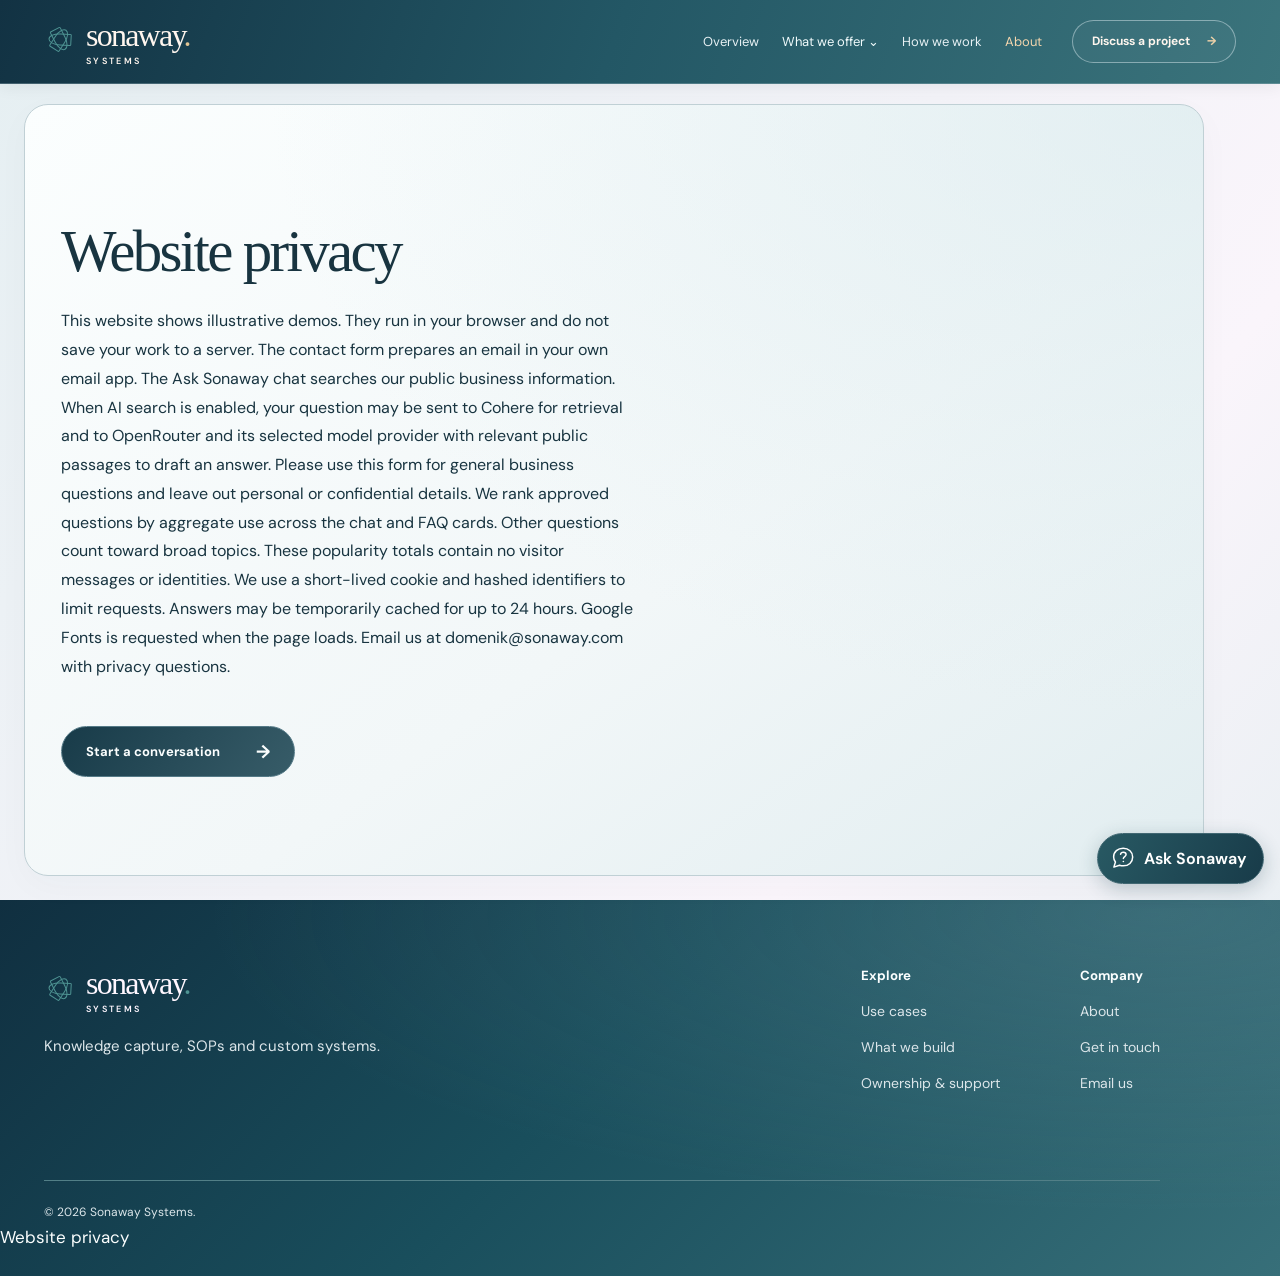
<file: privacy.html>
<!doctype html>
<html lang="en"><head><meta charset="UTF-8"><meta name="viewport" content="width=device-width,initial-scale=1"><meta name="robots" content="index,follow"><meta name="theme-color" content="#183b49"><meta name="description" content="Sonaway Systems captures staff know-how, reconciles procedures and builds knowledge bases, training and custom tools for small and midsize businesses."><meta property="og:title" content="About Sonaway | Operational operational intelligence"><meta property="og:description" content="Sonaway Systems captures staff know-how, reconciles procedures and builds knowledge bases, training and custom tools for small and midsize businesses."><meta property="og:type" content="website"><meta property="og:image" content="https://sonawaysystems.com/assets/packing-floor-v2.webp"><title>About Sonaway Systems | Operational operational intelligence</title><link rel="icon" href="assets/favicon.svg?v=20261108satin1" type="image/svg+xml"><link rel="preconnect" href="https://fonts.googleapis.com"><link rel="preconnect" href="https://fonts.gstatic.com" crossorigin><link href="https://fonts.googleapis.com/css2?family=DM+Sans:wght@400;500;600;700&amp;family=Manrope:wght@400;500;600;700;800&amp;display=swap" rel="stylesheet"><link href="assets/styles.css?v=systems-whole2" rel="stylesheet"><link href="assets/resort-theme.css?v=systems-whole2" rel="stylesheet"><link href="assets/luxury-editorial.css?v=systems-whole2" rel="stylesheet"><link href="assets/palette.css?v=systems-whole2" rel="stylesheet"><link href="assets/satin-theme.css?v=systems-whole2" rel="stylesheet"><link rel="stylesheet" href="assets/story-chapters.css?v=systems-whole2"><link rel="stylesheet" href="assets/interior-chapters.css?v=systems-whole2"><link rel="stylesheet" href="assets/interaction-motion.css?v=systems-whole2"><link rel="stylesheet" href="assets/clarity-polish.css?v=systems-whole2"><link rel="stylesheet" href="assets/header-polish.css?v=systems-whole2"><script src="assets/systems-nav.js?v=systems-whole2" defer></script><link rel="canonical" href="https://sonawaysystems.com/about.html"><link rel="stylesheet" href="assets/systems-theme.css?v=flow1"><link rel="stylesheet" href="assets/site-cleanup.css?v=nov21"><link rel="stylesheet" href="/assets/ask-sonaway.css?v=chat6"><script defer src="/assets/ask-sonaway.js?v=chat6"></script><link rel="stylesheet" href="/assets/portrait.css?v=1"></head><body class="story-interior"><header class="site-header" id="top"><div class="nav-wrap wrap"><a class="brand" href="index.html" aria-label="Sonaway Systems home"><span class="brand-symbol"><span></span><span></span><span></span></span><span class="brand-name">sonaway<span class="brand-dot">.</span><small class="systems-brand-label">SYSTEMS</small></span></a><nav class="desktop-nav" aria-label="Main navigation"><a href="index.html" class="">Overview</a><details class="systems-offer"><summary>What we offer <span aria-hidden="true">⌄</span></summary><div><a href="knowledge-capture.html">Knowledge Capture &amp; SOPs</a><a href="custom-systems.html">Custom Systems</a></div></details><a href="approach.html" class="">How we work</a><a href="about.html" class="active">About</a></nav><a href="contact.html" class="nav-contact">Discuss a project <span>→</span></a><button class="mobile-menu-button" aria-label="Open menu" aria-expanded="false" aria-controls="mobile-nav"><svg class="icon " width="20" height="20" viewbox="0 0 24 24" fill="none" stroke="currentColor" stroke-width="1.6" stroke-linecap="round" stroke-linejoin="round" aria-hidden="true"><path d="M4 7h16M4 12h16M4 17h16"></path></svg></button></div><nav class="mobile-nav" id="mobile-nav" aria-label="Mobile navigation"><a href="index.html" class="">Overview</a><details class="systems-offer"><summary>What we offer <span aria-hidden="true">⌄</span></summary><div><a href="knowledge-capture.html">Knowledge Capture &amp; SOPs</a><a href="custom-systems.html">Custom Systems</a></div></details><a href="approach.html" class="">How we work</a><a href="about.html" class="active">About</a><a href="contact.html" class="mobile-cta">Discuss a project →</a></nav></header><main id="main"><section class="interior-hero short story-chapter" id="about-overview" data-story-label="Overview" data-story-chapter="" data-story-index="0"><div class="story-screen interior-first" id="about-overview-card"><div class="story-surface"><div class="wrap interior-grid content-only"><div><h1>Website privacy</h1><p>This website shows illustrative demos. They run in your browser and do not save your work to a server. The contact form prepares an email in your own email app. The Ask Sonaway chat searches our public business information. When AI search is enabled, your question may be sent to Cohere for retrieval and to OpenRouter and its selected model provider with relevant public passages to draft an answer. Please use this form for general business questions and leave out personal or confidential details. We rank approved questions by aggregate use across the chat and FAQ cards. Other questions count toward broad topics. These popularity totals contain no visitor messages or identities. We use a short-lived cookie and hashed identifiers to limit requests. Answers may be temporarily cached for up to 24 hours. Google Fonts is requested when the page loads. Email us at domenik@sonaway.com with privacy questions.</p><a class="btn btn-primary" href="contact.html">Start a conversation<span aria-hidden="true">→</span></a></div></div></div></div></section>
</main><footer class="footer"><div class="wrap"><div class="footer-top"><div><a class="brand footer-brand" href="index.html" aria-label="Sonaway Systems home"><span class="brand-symbol"><span></span><span></span><span></span></span><span class="brand-name">sonaway<span class="brand-dot">.</span><small class="systems-brand-label">SYSTEMS</small></span></a><p>Knowledge capture, SOPs and custom systems.</p></div><div class="footer-nav"><div><strong>Explore</strong><a href="industries.html">Use cases</a><a href="custom-systems.html">What we build</a><a href="approach.html">Ownership &amp; support</a></div><div><strong>Company</strong><a href="about.html">About</a><a href="contact.html">Get in touch</a><a href="mailto:domenik@sonaway.com">Email us</a></div></div></div><div class="footer-bottom"><span>© 2026 Sonaway Systems.</span></div></div><a href="privacy.html">Website privacy</a></footer><script src="assets/site.js?v=nov20" defer></script><script src="assets/story-chapters.js?v=systems-whole2" defer></script><script src="assets/photo-hero.js?v=systems-whole2" defer></script><script src="assets/interaction-motion.js?v=systems-whole2" defer></script><script src="assets/clarity-polish.js?v=systems-whole2" defer></script></body></html>
</file>
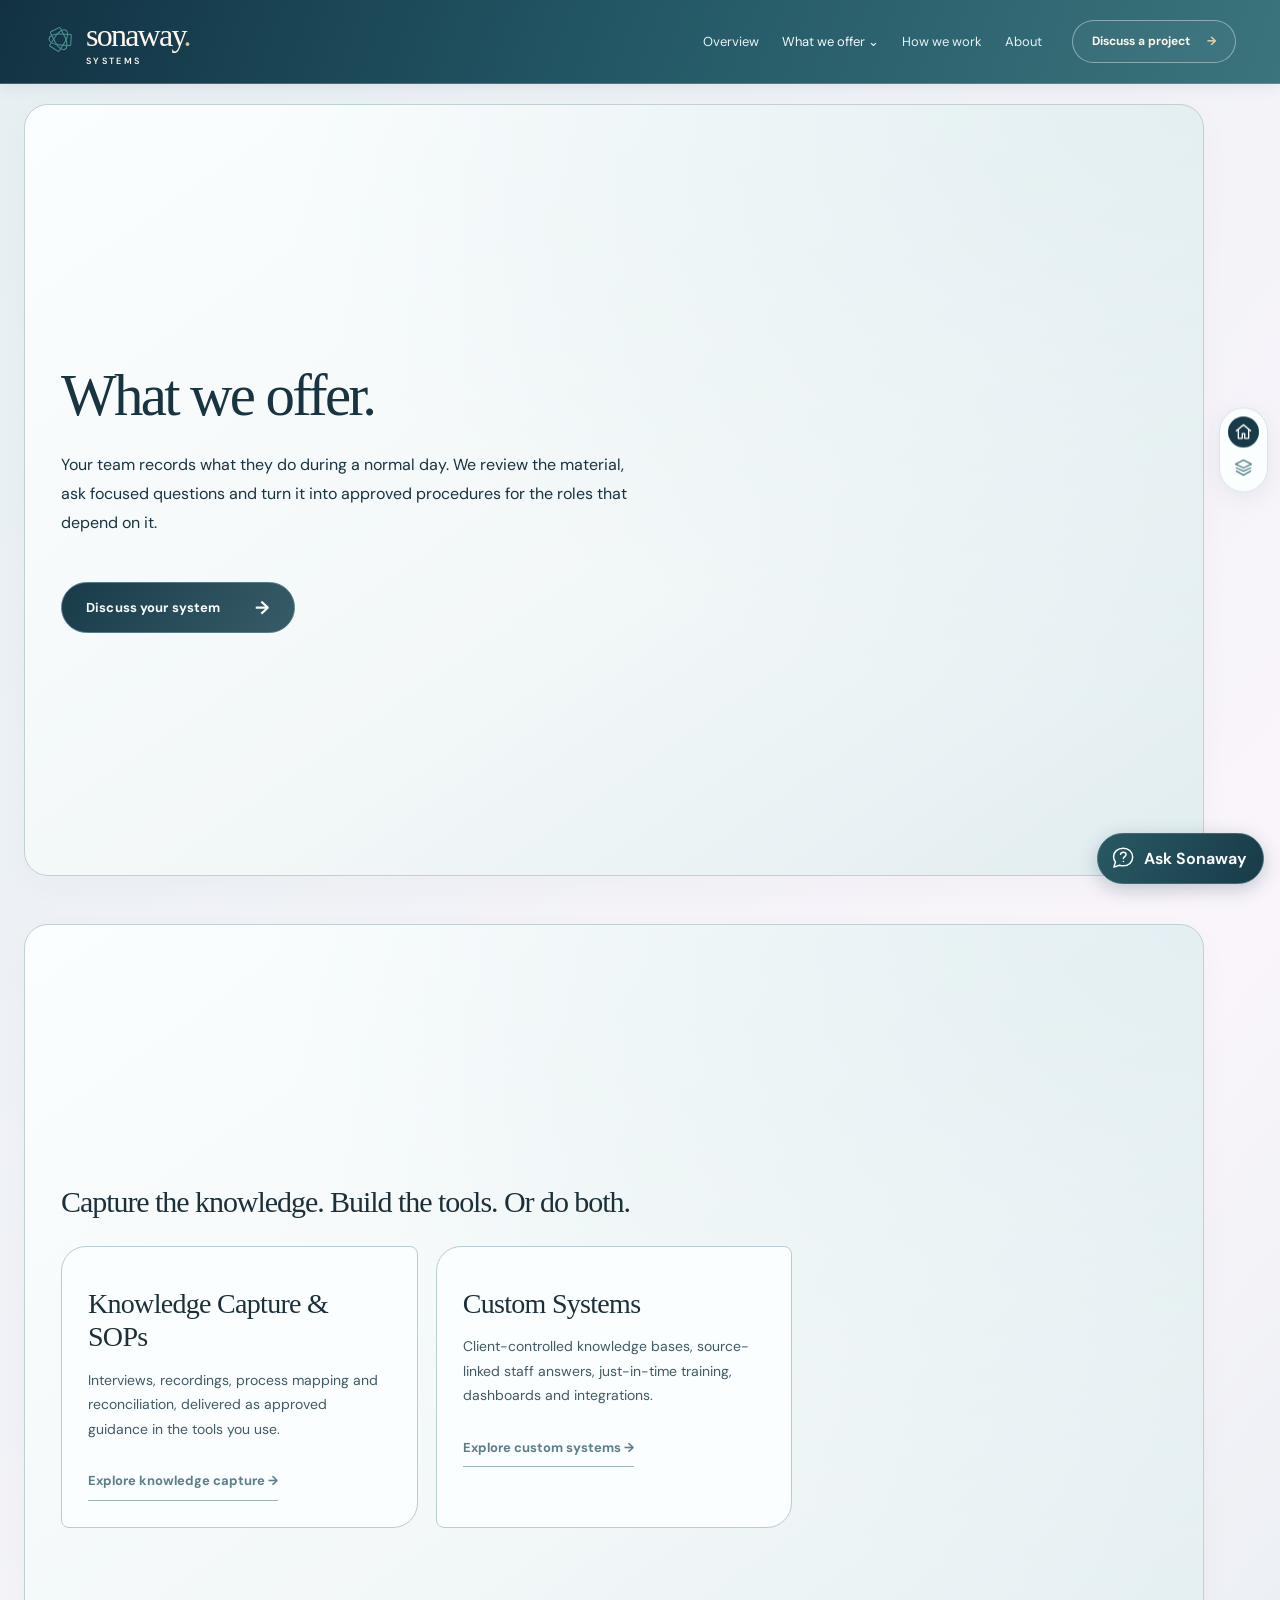
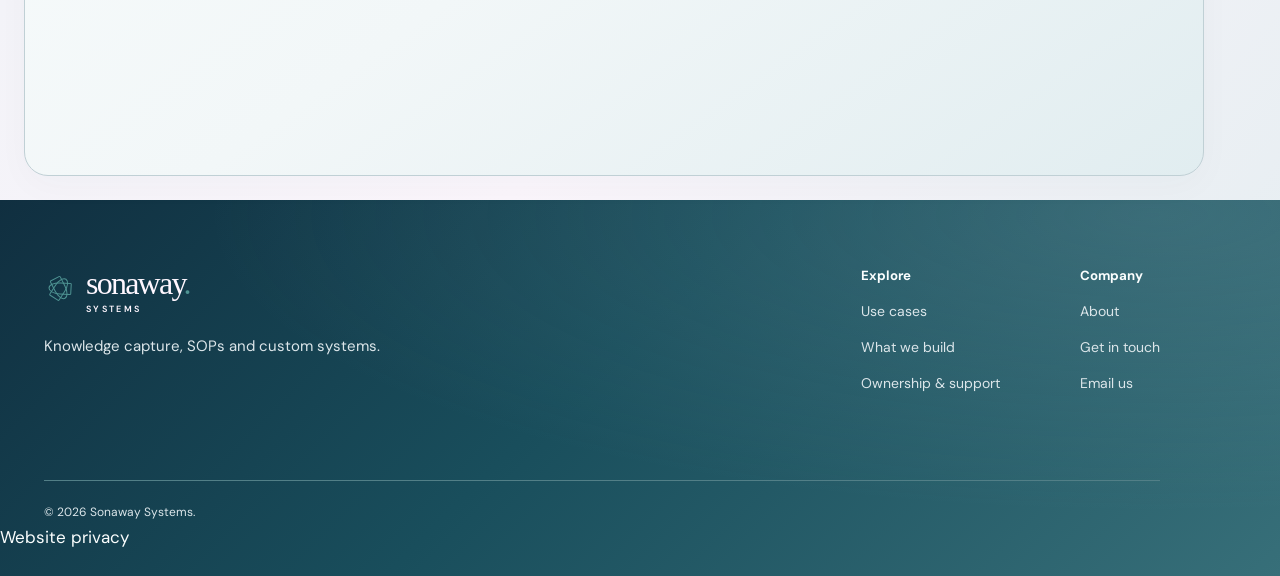
<file: services.html>
<!doctype html>
<html lang="en"><head><meta charset="UTF-8"><meta name="viewport" content="width=device-width,initial-scale=1"><meta name="robots" content="index,follow"><meta name="theme-color" content="#183b49"><meta name="description" content="Sonaway Systems captures staff know-how, reconciles procedures and builds knowledge bases, training and custom tools for small and midsize businesses."><meta property="og:title" content="Operational Solutions | Sonaway"><meta property="og:description" content="Sonaway Systems captures staff know-how, reconciles procedures and builds knowledge bases, training and custom tools for small and midsize businesses."><meta property="og:type" content="website"><meta property="og:image" content="https://sonawaysystems.com/assets/packing-floor-v2.webp"><title>What We Offer | Sonaway Systems</title><link rel="icon" href="assets/favicon.svg?v=20261108satin1" type="image/svg+xml"><link rel="preconnect" href="https://fonts.googleapis.com"><link rel="preconnect" href="https://fonts.gstatic.com" crossorigin><link href="https://fonts.googleapis.com/css2?family=DM+Sans:wght@400;500;600;700&amp;family=Manrope:wght@400;500;600;700;800&amp;display=swap" rel="stylesheet"><link href="assets/styles.css?v=systems-whole2" rel="stylesheet"><link href="assets/resort-theme.css?v=systems-whole2" rel="stylesheet"><link href="assets/luxury-editorial.css?v=systems-whole2" rel="stylesheet"><link href="assets/palette.css?v=systems-whole2" rel="stylesheet"><link href="assets/satin-theme.css?v=systems-whole2" rel="stylesheet"><link rel="stylesheet" href="assets/story-chapters.css?v=systems-whole2"><link rel="stylesheet" href="assets/interior-chapters.css?v=systems-whole2"><link rel="stylesheet" href="assets/interaction-motion.css?v=systems-whole2"><link rel="stylesheet" href="assets/clarity-polish.css?v=systems-whole2"><link rel="stylesheet" href="assets/header-polish.css?v=systems-whole2"><script src="assets/systems-nav.js?v=systems-whole2" defer></script><link rel="canonical" href="https://sonawaysystems.com/services.html"><link rel="stylesheet" href="assets/systems-theme.css?v=flow1"><link rel="stylesheet" href="assets/site-cleanup.css?v=nov21"><link rel="stylesheet" href="/assets/ask-sonaway.css?v=chat6"><script defer src="/assets/ask-sonaway.js?v=chat6"></script><link rel="stylesheet" href="/assets/portrait.css?v=1"></head><body class="story-interior"><header class="site-header" id="top"><div class="nav-wrap wrap"><a class="brand" href="index.html" aria-label="Sonaway Systems home"><span class="brand-symbol"><span></span><span></span><span></span></span><span class="brand-name">sonaway<span class="brand-dot">.</span><small class="systems-brand-label">SYSTEMS</small></span></a><nav class="desktop-nav" aria-label="Main navigation"><a href="index.html" class="">Overview</a><details class="systems-offer"><summary>What we offer <span aria-hidden="true">⌄</span></summary><div><a href="knowledge-capture.html">Knowledge Capture &amp; SOPs</a><a href="custom-systems.html">Custom Systems</a></div></details><a href="approach.html" class="">How we work</a><a href="about.html" class="">About</a></nav><a href="contact.html" class="nav-contact">Discuss a project <span>→</span></a><button class="mobile-menu-button" aria-label="Open menu" aria-expanded="false" aria-controls="mobile-nav"><svg class="icon " width="20" height="20" viewbox="0 0 24 24" fill="none" stroke="currentColor" stroke-width="1.6" stroke-linecap="round" stroke-linejoin="round" aria-hidden="true"><path d="M4 7h16M4 12h16M4 17h16"></path></svg></button></div><nav class="mobile-nav" id="mobile-nav" aria-label="Mobile navigation"><a href="index.html" class="">Overview</a><details class="systems-offer"><summary>What we offer <span aria-hidden="true">⌄</span></summary><div><a href="knowledge-capture.html">Knowledge Capture &amp; SOPs</a><a href="custom-systems.html">Custom Systems</a></div></details><a href="approach.html" class="">How we work</a><a href="about.html" class="">About</a><a href="contact.html" class="mobile-cta">Discuss a project →</a></nav></header><nav class="story-index" aria-label="Page chapters"><a class="story-index-link" href="#use-cases-overview" data-story-link="" aria-label="Overview" aria-current="location"><svg viewBox="0 0 24 24" fill="none" stroke="currentColor" stroke-width="1.7" stroke-linecap="round" stroke-linejoin="round" aria-hidden="true"><path d="M3 10.5 12 3l9 7.5 M5.5 9v11h5v-6h3v6h5V9"/></svg><span class="story-index-label">Overview</span></a><a class="story-index-link" href="#services" data-story-link="" aria-label="Services"><svg viewBox="0 0 24 24" fill="none" stroke="currentColor" stroke-width="1.7" stroke-linecap="round" stroke-linejoin="round" aria-hidden="true"><path d="M2 7l10-5 10 5-10 5z M3 12l9 4 9-4 M3 16l9 5 9-5"/></svg><span class="story-index-label">Services</span></a></nav><main id="main"><section class="interior-hero story-chapter" id="use-cases-overview" data-story-label="Overview" data-story-chapter="" data-story-index="0"><div class="story-screen interior-first" id="use-cases-overview-card"><div class="story-surface"><div class="wrap interior-grid content-only"><div><h1>What we offer.</h1><p>Your team records what they do during a normal day. We review the material, ask focused questions and turn it into approved procedures for the roles that depend on it.</p><a class="btn btn-primary" href="contact.html">Discuss your system <span aria-hidden="true">→</span></a></div></div></div></div></section>
<section class="section light-section interior-sector story-chapter" id="services" data-story-chapter data-story-label="Services" data-story-index="1"><div class="story-screen" id="services-card"><div class="story-surface"><div class="wrap"><div class="section-head"><h2>Capture the knowledge. Build the tools. Or do both.</h2></div><div class="systems-delivery-grid"><article><h3>Knowledge Capture &amp; SOPs</h3><p>Interviews, recordings, process mapping and reconciliation, delivered as approved guidance in the tools you use.</p><a class="text-link" href="knowledge-capture.html">Explore knowledge capture →</a></article><article><h3>Custom Systems</h3><p>Client-controlled knowledge bases, source-linked staff answers, just-in-time training, dashboards and integrations.</p><a class="text-link" href="custom-systems.html">Explore custom systems →</a></article></div></div></div></div></section></main><footer class="footer"><div class="wrap"><div class="footer-top"><div><a class="brand footer-brand" href="index.html" aria-label="Sonaway Systems home"><span class="brand-symbol"><span></span><span></span><span></span></span><span class="brand-name">sonaway<span class="brand-dot">.</span><small class="systems-brand-label">SYSTEMS</small></span></a><p>Knowledge capture, SOPs and custom systems.</p></div><div class="footer-nav"><div><strong>Explore</strong><a href="industries.html">Use cases</a><a href="custom-systems.html">What we build</a><a href="approach.html">Ownership &amp; support</a></div><div><strong>Company</strong><a href="about.html">About</a><a href="contact.html">Get in touch</a><a href="mailto:domenik@sonaway.com">Email us</a></div></div></div><div class="footer-bottom"><span>© 2026 Sonaway Systems.</span></div></div><a href="privacy.html">Website privacy</a></footer><script src="assets/site.js?v=nov20" defer></script><script src="assets/story-chapters.js?v=systems-whole2" defer></script><script src="assets/photo-hero.js?v=systems-whole2" defer></script><script src="assets/interaction-motion.js?v=systems-whole2" defer></script><script src="assets/clarity-polish.js?v=systems-whole2" defer></script></body></html>
</file>
<file: assets/styles.css>
:root{--ink:#1c3039;--navy:#183b49;--cream:#f2f7f8;--sand:#f2f7f8;--gold:#4f9493;--muted:#527f87;--line:#cbdfe2;--sage:#cbdfe2}*{box-sizing:border-box}html{scroll-behavior:smooth;scroll-padding-top:95px}body{margin:0;background:var(--cream);color:var(--ink);font:16px/1.65 'DM Sans',Arial,sans-serif;-webkit-font-smoothing:antialiased}a{color:inherit;text-decoration:none}button,input,textarea,select{font:inherit}button{cursor:pointer}img{max-width:100%;display:block}::selection{background:#b6cdd1;color:var(--ink)}h1,h2,h3,h4,p{margin-top:0}h1,h2,h3{font-family:Manrope,'DM Sans',sans-serif;line-height:1.13;letter-spacing:-.045em}h1{font-size:clamp(3.1rem,6vw,6rem);font-weight:600}h2{font-size:clamp(2.2rem,4vw,4.2rem);font-weight:600}h3{font-weight:600}em{font-style:normal;color:#cbdfe2}p{color:var(--muted)}.wrap{width:min(1300px,calc(100% - 88px));margin:auto}.eyebrow{display:inline-flex;align-items:center;gap:12px;font-size:.7rem;color:#4f9493;letter-spacing:.17em;text-transform:uppercase;font-weight:700}.eyebrow-line{height:1px;width:24px;background:currentColor}.btn{display:inline-flex;align-items:center;justify-content:space-between;gap:35px;min-height:54px;padding:0 24px;border:1px solid transparent;font-size:.84rem;font-weight:700;transition:.22s;white-space:nowrap}.btn>span{font-size:1.15rem}.btn-primary{background:var(--gold);color:var(--ink)}.btn-primary:hover{background:#b6cdd1;transform:translateY(-2px)}.btn-light{background:#f2f7f8;color:var(--ink)}.btn-outline-light{border-color:#fbfefe77;color:white}.btn-outline-dark{border-color:#527f87}.btn-outline-light:hover{background:#fbfefe1a}.btn-outline-dark:hover{background:var(--ink);color:white}.text-link{display:inline-flex;gap:30px;padding-bottom:8px;border-bottom:1px solid var(--gold);font-weight:700;font-size:.9rem}.text-link.light{color:#fbfefe}.site-header{height:86px;position:relative;z-index:20;background:var(--ink)}.nav-wrap{height:100%;display:flex;align-items:center;gap:30px}.brand{display:inline-flex;align-items:center;gap:11px;color:white}.brand-symbol{position:relative;width:31px;height:32px;display:block}.brand-symbol span{position:absolute;border:1.5px solid var(--gold);width:12px;height:23px;transform:rotate(33deg);border-radius:60% 60% 10% 10%;top:3px;left:10px}.brand-symbol span:nth-child(2){transform:rotate(153deg)}.brand-symbol span:nth-child(3){transform:rotate(273deg)}.brand-name{font:600 1.6rem Manrope,sans-serif;letter-spacing:-.08em}.brand-dot{color:var(--gold)}.desktop-nav{display:flex;align-items:center;gap:23px;margin-left:auto}.desktop-nav a{font-size:.8rem;color:#e1edf0;opacity:.85}.desktop-nav a:hover,.desktop-nav a.active{color:#fbfefe;opacity:1}.nav-contact{padding:13px 19px;color:white;border:1px solid #fbfefe55;font-size:.8rem;white-space:nowrap;font-weight:700}.nav-contact span{color:var(--gold);margin-left:14px}.mobile-menu-button,.mobile-nav{display:none}.hero{min-height:740px;display:flex;align-items:center;position:relative;background:var(--ink);color:white;isolation:isolate;overflow:hidden}.hero-bg,.hero-shade{position:absolute;inset:0;z-index:-1}.hero-bg{background-size:cover;background-position:center}.hero-shade{background:linear-gradient(90deg,#183b49ef,#183b49ba 50%,#183b4922),linear-gradient(0deg,#1c303977,transparent 45%)}.hero-content{padding:95px 0 80px}.hero-content h1{max-width:840px;margin:30px 0 25px}.hero-content p{color:#e1edf0;max-width:555px;font-size:1.06rem}.hero-actions{display:flex;gap:12px;flex-wrap:wrap;margin-top:36px}.hero-foot{display:flex;align-items:center;gap:15px;margin-top:90px;font-size:.67rem;text-transform:uppercase;letter-spacing:.08em;color:#e1edf0}.dot-separator{height:4px;width:4px;border:1px solid var(--gold);border-radius:50%}.hero-vertical{position:absolute;right:22px;bottom:36px;writing-mode:vertical-rl;font-size:.55rem;letter-spacing:.3em}.statement{padding:105px 0}.statement-grid{display:grid;grid-template-columns:1fr 2.1fr;gap:55px}.statement-index{display:block;margin-top:24px;font-size:.8rem;color:#8aaeb4}.statement h2 span{color:#8aaeb4}.statement p{max-width:680px;font-size:1.05rem;line-height:1.85}.section{padding:110px 0}.light-section{background:var(--cream)}.cream-section{background:var(--sand)}.dark-section{background:var(--ink);color:white}.dark-section p{color:#cbdfe2}.section-head{max-width:750px;margin-bottom:52px}.section-head.center{text-align:center;margin-inline:auto}.section-head h2{margin:22px 0 18px}.section-head.center p{margin-inline:auto}.vertical-grid{display:grid;grid-template-columns:repeat(3,1fr);gap:19px}.vertical-card{background:white;display:block;transition:.25s;border:1px solid #e1edf0}.vertical-card:hover{transform:translateY(-4px);box-shadow:0 20px 50px #183b4918}.vertical-photo{height:245px;background-size:cover;background-position:center}.vertical-card-content{padding:28px}.micro{font-size:.65rem;color:#427783;letter-spacing:.15em;font-weight:700}.vertical-card h3{font-size:1.5rem;margin:17px 0 14px}.vertical-card p{font-size:.88rem;min-height:85px}.card-arrow{display:inline-block;border-bottom:1px solid var(--gold);font-size:.8rem;font-weight:700;padding-bottom:4px}.split-section{display:grid;grid-template-columns:1fr 1fr;align-items:center;gap:65px}.intro-demo{grid-template-columns:.8fr 1.2fr;gap:55px}.intro-demo-copy h2{margin:24px 0}.intro-demo-copy p{max-width:440px}.intro-demo .text-link{margin-top:20px}.interface-shell{background:#fbfefe;color:#183b49;border:1px solid #527f8766;box-shadow:0 30px 75px #1c303955;border-radius:9px;min-width:0;overflow:hidden;line-height:1.45}.interface-top{display:flex;align-items:center;gap:11px;background:#f2f7f8;border-bottom:1px solid #cbdfe2;padding:11px 15px;font-size:.67rem;color:#285c67}.interface-mark{font-weight:800;font-size:1rem;padding:6px;background:var(--ink);color:var(--gold);border-radius:3px}.interface-top b{color:#8aaeb4;font-weight:500}.interface-status{margin-left:auto;font-size:.59rem;white-space:nowrap}.interface-status i{display:inline-block;width:6px;height:6px;margin-right:4px;background:#527f87;border-radius:50%}.interface-body{display:flex;min-height:420px}.interface-side{position:relative;flex:none;width:146px;padding:20px 10px;background:#f2f7f8;border-right:1px solid #e1edf0}.interface-side-label{display:block;margin:0 8px 19px;color:#8aaeb4;font-size:.52rem;font-weight:700;letter-spacing:.12em}.interface-side-item{font-size:.66rem;color:#8aaeb4;padding:10px 8px;border-radius:4px}.interface-side-item.selected{background:#fbfefe;color:#183b49;font-weight:700}.interface-side-bottom{position:absolute;bottom:17px;left:14px;right:12px;padding-top:12px;border-top:1px solid #e1edf0;color:#8aaeb4;font-size:.52rem}.interface-side-bottom strong{display:block;color:#285c67;margin-top:7px}.interface-main{padding:24px;width:100%;min-width:0}.interface-eyebrow{color:#4f9493;font-size:.56rem;letter-spacing:.13em;font-weight:800}.interface-main h3{font-size:1.2rem;margin:6px 0 15px}.scenario-buttons{display:flex;gap:7px;margin-bottom:14px;flex-wrap:wrap}.scenario{padding:8px 11px;background:#f2f7f8;border:1px solid #e1edf0;color:#527f87;border-radius:4px;font-size:.62rem}.scenario.active{background:#183b49;color:white;border-color:#183b49}.question-bubble{max-width:93%;margin-left:auto;padding:12px;background:#f2f7f8;border-radius:9px 9px 2px 9px;color:#285c67;font-size:.7rem}.answer-card{margin-top:15px;border:1px solid #e1edf0;background:white;border-radius:7px;padding:15px}.answer-header{display:flex;align-items:center;gap:7px;font-size:.65rem}.answer-header>span:last-child{margin-left:auto;color:#8aaeb4;font-size:.55rem}.answer-avatar{display:grid;place-items:center;background:#183b49;color:#b6cdd1;border-radius:5px;width:22px;height:22px}.answer-card p,.answer-card li{font-size:.68rem;color:#285c67}.answer-card ol{padding-left:20px}.sources{display:flex;justify-content:space-between;gap:10px;border-top:1px solid #f2f7f8;padding-top:10px;color:#527f87;font-size:.55rem}.sources span:last-child{color:#527f87;text-align:right}.interface-subfoot{display:flex;justify-content:space-between;gap:8px;color:#8aaeb4;font-size:.51rem;margin-top:14px}.features-grid,.cap-grid{display:grid;grid-template-columns:repeat(3,1fr);gap:1px;border:1px solid #e1edf0;background:#e1edf0}.feature-card{background:var(--cream);padding:32px;min-height:260px}.feature-top{display:flex;justify-content:space-between}.feature-icon{color:#427783}.feature-num{font-size:.7rem;color:#cedfe3}.feature-card h3{font-size:1.3rem;margin:39px 0 12px}.feature-card p{font-size:.87rem;line-height:1.75;margin:0}.photo-quote{min-height:520px;display:flex;align-items:center;position:relative;background-size:cover;background-position:center}.photo-quote:before{content:'';position:absolute;inset:0;background:linear-gradient(90deg,#183b49ea,#183b49bc 46%,#183b4930)}.photo-quote .wrap{position:relative}.photo-quote-card{max-width:720px;padding:75px 0;color:white}.photo-quote-card h2{margin:23px 0;color:white}.photo-quote-card p{color:#e1edf0}.ownership-grid{display:grid;grid-template-columns:1fr 1fr;gap:65px;align-items:center}.ownership-preview h2{margin:24px 0}.ownership-diagram{background:#f2f7f8;border:1px solid #cbdfe2;padding:23px;color:#183b49}.ownership-diagram-head{display:flex;justify-content:space-between;font-size:.65rem;letter-spacing:.1em;border-bottom:1px solid #cbdfe2;padding-bottom:14px}.diagram-top,.diagram-bottom{display:grid;grid-template-columns:repeat(3,1fr);gap:9px;margin:24px 0}.diagram-top>div,.diagram-bottom>span{border:1px solid #cbdfe2;background:white;padding:16px 6px;text-align:center;font-size:.67rem}.diagram-top strong{display:block}.diagram-center{text-align:center;margin:12px auto;padding:22px;background:#183b49;color:white}.diagram-center strong{display:block;font-size:1.2rem}.diagram-bottom{margin:18px 0}.diagram-foot{text-align:center;font-size:.67rem}.diagram-connector{text-align:center;color:#427783;font-size:1.1rem}.steps-grid{display:grid;grid-template-columns:repeat(4,1fr);gap:24px}.steps-grid>div{border-top:1px solid #cbdfe2;padding-top:20px}.steps-grid h3{margin:30px 0 12px}.steps-grid p{font-size:.9rem}.process-section{background:#e1edf0}.cta-band{padding:90px 0;background:#183b49;color:white}.cta-band h2{color:#fbfefe;margin:0;max-width:770px}.cta-band p{color:#cbdfe2}.cta-band-inner{display:flex;gap:35px;align-items:center;justify-content:space-between}.footer{padding:65px 0 25px;background:#183b49;color:white}.footer-top{display:flex;justify-content:space-between;gap:70px}.footer-top p{font-size:.84rem;color:#cedfe3;margin-top:18px}.footer-nav{display:flex;gap:80px}.footer-nav>div{display:flex;flex-direction:column;gap:13px}.footer-nav strong{color:#fbfefe;font-size:.83rem}.footer-nav a{color:#cedfe3;font-size:.8rem}.footer-nav a:hover{color:var(--gold)}.footer-bottom{margin-top:85px;padding-top:22px;border-top:1px solid #183b49;display:flex;justify-content:space-between;gap:20px;color:#8aaeb4;font-size:.7rem}.interior-hero{padding:90px 0;background:#183b49;color:#fbfefe}.interior-hero.short{padding:74px 0}.interior-grid{display:grid;grid-template-columns:1fr 1fr;align-items:center;gap:65px}.interior-hero h1{font-size:clamp(2.8rem,4.8vw,5.1rem);margin:28px 0 22px}.interior-hero p{color:#cbdfe2;max-width:540px}.interior-hero .btn{margin-top:20px}.interior-image{min-height:430px;background-size:cover;background-position:center;position:relative}.interior-image span{position:absolute;left:23px;bottom:24px;color:white;font-size:.68rem;text-transform:uppercase;letter-spacing:.13em}.sector-stack{display:flex;flex-direction:column;gap:86px}.sector{display:grid;grid-template-columns:1fr 1fr;gap:75px;align-items:center;scroll-margin-top:100px}.sector.reverse .sector-image{order:2}.sector.reverse .sector-copy{order:1}.sector-image{min-height:420px;background-size:cover;background-position:center}.sector-copy h2{margin:20px 0}.sector-copy p{font-size:.96rem}.checklist{list-style:none;margin:28px 0;padding:0}.checklist li{border-bottom:1px solid #e1edf0;padding:11px 0 11px 23px;position:relative;font-size:.85rem;color:#285c67}.checklist li:before{content:'↗';position:absolute;left:0;color:#4f9493}.focus-list{border-top:1px solid #cbdfe2}.focus-list>div{padding:22px 0;display:grid;grid-template-columns:55px 1fr;gap:4px 20px;border-bottom:1px solid #cbdfe2}.focus-list span{grid-row:span 2;color:#427783}.focus-list h3{font-size:1.15rem;margin:0}.focus-list p{font-size:.8rem;margin:0}.cap-grid{grid-template-columns:repeat(4,1fr)}.cap-grid .feature-card{padding:24px;min-height:270px}.technical-hero{height:405px;background:radial-gradient(circle at 50% 42%,#285c67,#183b49 65%,#183b49);position:relative;border:1px solid #527f8788;overflow:hidden}.technical-hero svg{position:absolute;inset:0;width:100%;height:100%;stroke:#cedfe388;fill:none}.technical-label,.technical-footer{position:absolute;left:23px;top:22px;color:#cedfe3;font-size:.59rem;letter-spacing:.15em}.technical-footer{top:auto;bottom:22px}.tech-node{position:absolute;z-index:2;padding:12px 15px;background:#e1edf0;color:#183b49;font-size:.65rem;border:1px solid #cbdfe2}.tech-node.a{left:10%;top:14%}.tech-node.b{right:8%;top:15%}.tech-node.c{left:37%;top:42%;background:#b6cdd1}.tech-node.d{left:10%;bottom:16%}.tech-node.e{right:8%;bottom:16%}.principles{display:grid;grid-template-columns:repeat(3,1fr);gap:45px}.principles>div{border-top:1px solid #cbdfe2;padding-top:20px}.principle-no{color:#427783;font-size:.74rem}.principles h3{font-size:1.34rem;margin:33px 0 14px}.principles p{font-size:.89rem}.ownership-hero-panel{background:#f2f7f8;color:#183b49;padding:29px}.ownership-hero-panel>span{font-size:.63rem;color:#527f87;letter-spacing:.14em}.control-item{display:flex;align-items:center;gap:12px;padding:18px 0;border-bottom:1px solid #cbdfe2;font-size:.85rem}.control-item strong{margin-left:auto;color:#527f87;font-size:.61rem}.ownership-hero-panel small{display:block;color:#527f87;margin-top:24px;line-height:1.7}.ownership-features{display:grid;grid-template-columns:repeat(4,1fr);gap:1px;border:1px solid #cbdfe2;background:#cbdfe2}.ownership-features .feature-card{padding:27px}.delivery-timeline{border-left:1px solid #cedfe3;margin-left:30px}.delivery-timeline>div{position:relative;padding:0 0 34px 38px}.delivery-timeline>div:before{content:'';position:absolute;left:-7px;top:1px;width:11px;height:11px;border:2px solid #427783;background:var(--sand);border-radius:50%}.delivery-timeline span{font-size:.67rem;color:#427783}.delivery-timeline h3{margin:5px 0;font-size:1.15rem}.delivery-timeline p{font-size:.83rem}.support-panel{display:grid;grid-template-columns:1fr 1fr;gap:15px}.support-panel>div{padding:26px;background:#183b49;border:1px solid #527f87}.support-panel span{font-size:.65rem;letter-spacing:.12em;color:#b6cdd1}.support-panel h3{margin:28px 0 13px}.support-panel p{color:#cbdfe2;font-size:.82rem}.support-panel small{grid-column:1/-1;color:#cedfe3;font-size:.72rem}.about-story{align-items:start}.about-story p{font-size:1.03rem;line-height:1.85}.contact-intro{padding:100px 0}.contact-hero{display:grid;grid-template-columns:.85fr 1.15fr;gap:85px;align-items:start}.contact-hero h1{font-size:clamp(3rem,4.5vw,5rem)}.contact-direct{margin-top:70px;display:flex;flex-direction:column}.contact-direct span{font-size:.72rem;color:#cedfe3}.contact-direct a{font-size:1.16rem;color:#cbdfe2;overflow-wrap:anywhere}.contact-panel{background:#fbfefe;padding:42px;color:#183b49}.contact-panel h2{font-size:1.9rem;margin-bottom:10px}.contact-panel p{font-size:.85rem}.contact-panel label{display:block;font-size:.75rem;color:#183b49;font-weight:700;margin-bottom:17px}.contact-panel form{margin-top:26px}.form-row{display:grid;grid-template-columns:1fr 1fr;gap:14px}.contact-panel input,.contact-panel select,.contact-panel textarea{display:block;width:100%;border:1px solid #e1edf0;background:white;padding:13px;margin-top:7px;color:#183b49;font-size:.84rem;border-radius:0}.contact-panel textarea{resize:vertical}.contact-panel input:focus,.contact-panel select:focus,.contact-panel textarea:focus{outline:2px solid #b6cdd1}.submit-btn{width:100%}.form-foot{font-size:.72rem!important;margin:14px 0 0;color:#527f87!important}.contact-prompt-grid{display:grid;grid-template-columns:repeat(3,1fr);gap:30px}.contact-prompt-grid>div{border-top:1px solid #cbdfe2;padding:19px 0}.contact-prompt-grid span{color:#427783;font-size:.72rem}.contact-prompt-grid h3{font-size:1.32rem;margin-top:28px}.contact-prompt-grid p{font-size:.87rem}
@media(max-width:1150px){.wrap{width:calc(100% - 56px)}.nav-wrap{gap:18px}.desktop-nav{gap:13px}.desktop-nav a{font-size:.73rem}.split-section{gap:32px}.cap-grid,.ownership-features{grid-template-columns:repeat(2,1fr)}.sector{gap:33px}}
@media(max-width:900px){.desktop-nav,.nav-contact{display:none}.mobile-menu-button{display:grid;place-items:center;margin-left:auto;width:44px;height:40px;border:1px solid #285c67;background:transparent;color:#fbfefe}.mobile-nav{display:none;position:absolute;left:0;right:0;top:86px;padding:20px 28px;background:#183b49;box-shadow:0 15px 25px #1c303933}.mobile-nav.open{display:flex;flex-direction:column}.mobile-nav a{color:#fbfefe;padding:12px}.mobile-nav .mobile-cta{background:var(--gold);color:var(--ink);font-weight:700}.statement-grid,.split-section,.ownership-grid,.interior-grid,.contact-hero{grid-template-columns:1fr}.statement-index{display:none}.intro-demo{grid-template-columns:1fr}.vertical-grid,.features-grid,.steps-grid{grid-template-columns:repeat(2,1fr)}.vertical-grid .vertical-card:last-child{grid-column:1/-1}.sector{grid-template-columns:1fr}.sector.reverse .sector-image,.sector.reverse .sector-copy{order:unset}.sector-image{min-height:360px}.contact-hero{gap:40px}.cta-band-inner{display:block}.cta-band .btn{margin-top:25px}}
@media(max-width:610px){.wrap{width:calc(100% - 36px)}.site-header{height:72px}.mobile-nav{top:72px}.hero{min-height:660px}.hero-content{padding:68px 0 40px}.hero-content h1{font-size:clamp(2.65rem,12vw,4rem)}.hero-shade{background:linear-gradient(90deg,#183b49ef,#183b49b0 75%)}.hero-actions{flex-direction:column}.hero-foot{margin-top:48px;flex-wrap:wrap;font-size:.57rem}.hero-vertical{display:none}.statement{padding:70px 0}.section{padding:72px 0}.section-head{margin-bottom:32px}.section-head h2{font-size:2.25rem}.vertical-grid,.features-grid,.cap-grid,.steps-grid,.principles,.contact-prompt-grid,.ownership-features{grid-template-columns:1fr}.vertical-grid .vertical-card:last-child{grid-column:auto}.vertical-photo{height:215px}.vertical-card p{min-height:0}.feature-card{min-height:auto}.feature-card h3{margin-top:28px}.interface-side{display:none}.interface-main{padding:17px}.interface-top b{display:none}.interface-top{font-size:.57rem}.interface-status{font-size:.5rem}.interface-subfoot{flex-direction:column}.answer-header>span:last-child{font-size:.48rem}.ownership-diagram{padding:14px}.diagram-top>div{padding:12px 3px;font-size:.53rem}.diagram-bottom>span{font-size:.53rem}.interior-hero,.interior-hero.short{padding:64px 0}.interior-hero h1{font-size:2.8rem}.interior-image{min-height:255px}.sector-stack{gap:70px}.sector-image{min-height:280px}.technical-hero{height:300px}.contact-intro{padding:60px 0}.contact-panel{padding:25px 18px}.form-row{grid-template-columns:1fr}.support-panel{grid-template-columns:1fr}.support-panel small{grid-column:auto}.cta-band{padding:70px 0}.footer-top,.footer-bottom{flex-direction:column}.footer-nav{gap:45px}.footer-bottom{margin-top:43px}}
@media(prefers-reduced-motion:reduce){html{scroll-behavior:auto}*,*:before,*:after{transition:none!important;animation:none!important}}
/* Operational knowledge, training, analytics, and controlled-update examples */
.ops-flow{display:flex;align-items:stretch;gap:12px;margin:32px 0 75px}.ops-flow>div{flex:1;min-width:0;border:1px solid #cbdfe2;background:white;padding:23px}.ops-flow small,.ops-steps small{color:#427783;letter-spacing:.1em;font-weight:800;font-size:.65rem}.ops-flow strong{display:block;font:700 1rem/1.5 Manrope,sans-serif;margin:12px 0}.ops-flow p{font-size:.78rem;margin:0}.ops-flow>span{align-self:center;font-size:1.4rem;color:#4f9493}.ops-columns{display:grid;grid-template-columns:1fr 1.13fr;gap:7%;align-items:center}.ops-copy h3{font-size:clamp(1.8rem,3.1vw,3.1rem);margin:18px 0}.ops-copy p{line-height:1.8}.ops-points{list-style:none;padding:0;margin:24px 0}.ops-points li{border-bottom:1px solid #cbdfe2;padding:9px 0 9px 27px;position:relative;font-weight:600;font-size:.85rem}.ops-points li:before{content:"✓";position:absolute;left:0;color:#527f87}.ops-panel{background:white;border:1px solid #e1edf0;border-radius:7px;box-shadow:0 25px 65px #183b4914;padding:25px;min-width:0}.ops-panel-header{border-bottom:1px solid #e1edf0;padding-bottom:15px;display:flex;justify-content:space-between;gap:8px;font-weight:800;letter-spacing:.07em;font-size:.62rem;color:#527f87}.ops-panel-header span{font-size:.55rem;background:#f2f7f8;padding:5px 8px;color:#285c67}.ops-profile{display:flex;gap:14px;align-items:center;padding:24px 0}.ops-avatar{background:#e1edf0;color:#285c67;width:43px;height:43px;display:grid;place-items:center;border-radius:50%;font-weight:700}.ops-profile small{display:block;font-size:.6rem;letter-spacing:.1em;color:#527f87}.ops-profile strong{font-size:.87rem}.ops-profile p{font-size:.72rem;margin:0}.ops-role-list{display:flex;gap:6px;flex-wrap:wrap;margin-bottom:18px}.ops-role{font-size:.7rem;border:1px solid #cbdfe2;background:#fbfefe;color:#285c67;padding:7px 10px}.ops-role.active{background:#183b49;color:white;border-color:#183b49}.ops-role:focus-visible{outline:3px solid #4f9493;outline-offset:2px}.ops-lesson{background:#f2f7f8;border:1px solid #e1edf0;padding:22px}.ops-lesson small{font-size:.6rem;font-weight:800;letter-spacing:.1em;color:#527f87}.ops-lesson h4{font:700 1.17rem/1.35 Manrope,sans-serif;margin:12px 0}.ops-lesson p{font-size:.8rem;line-height:1.65}.ops-tags{display:flex;gap:6px;flex-wrap:wrap}.ops-tags span{background:#e1edf0;padding:5px 8px;font-size:.65rem;color:#285c67}.ops-smallprint{font-size:.65rem!important;color:#8aaeb4;margin:15px 0 0}.ops-panel>h3{font-size:1.3rem;margin:22px 0 5px}.ops-panel>p{font-size:.77rem}.ops-metrics{display:grid;grid-template-columns:repeat(3,1fr);gap:7px;margin:25px 0}.ops-metrics div{background:#f2f7f8;padding:14px 9px;display:flex;flex-direction:column;gap:5px}.ops-metrics strong{font:700 1.8rem Manrope,sans-serif;color:#183b49}.ops-metrics small{font-size:.63rem;line-height:1.45;color:#527f87}.ops-signal{display:grid;grid-template-columns:1.4fr .75fr auto;align-items:center;gap:9px;padding:14px 0;border-top:1px solid #e1edf0;font-size:.7rem}.ops-signal i{height:7px;border-radius:8px;background:linear-gradient(to right,#cedfe3 var(--level),#f2f7f8 var(--level))}.ops-signal b{font-size:.65rem;color:#527f87}.ops-caution{font-style:italic;font-size:.75rem!important}.ops-control .section-head{max-width:960px}.ops-control .section-head p{color:#cbdfe2}.ops-steps{display:grid;grid-template-columns:repeat(4,1fr);gap:12px}.ops-steps>div{background:#183b49;border:1px solid #285c67;padding:23px 20px}.ops-steps small{display:block;margin-bottom:22px;color:#b6cdd1}.ops-steps strong{display:block;color:white;font-size:.97rem;line-height:1.45}.ops-steps p{font-size:.78rem;line-height:1.65;color:#cedfe3;margin:10px 0 0}.ops-dark-note{color:#cedfe3;font-size:.72rem;margin:21px 0 0}
@media(max-width:950px){.ops-columns{gap:4%;grid-template-columns:1fr 1fr}.ops-steps{grid-template-columns:repeat(2,1fr)}}
@media(max-width:720px){.ops-flow{flex-direction:column;margin-bottom:45px}.ops-flow>span{transform:rotate(90deg)}.ops-columns{grid-template-columns:1fr;gap:30px}.ops-flip>.ops-panel{order:2}.ops-flip>.ops-copy{order:1}.ops-steps{grid-template-columns:1fr}.ops-panel{padding:18px}.ops-metrics{gap:4px}.ops-metrics div{padding:10px 6px}}

/* Outcome-led opening and interactive time reclamation calculator. */
[hidden]{display:none!important}.home-hero .hero-content h1{max-width:1000px;font-size:clamp(3rem,5.8vw,5.7rem)}.home-hero .hero-content>p{max-width:650px;font-size:1.15rem}.home-hero .hero-foot{margin-top:55px}.outcomes-section{background:var(--cream);padding:52px 0}.outcome-grid{display:grid;grid-template-columns:repeat(3,1fr);gap:38px}.outcome-grid article+article{border-left:1px solid var(--line);padding-left:38px}.outcome-grid h2{font-size:1.45rem;line-height:1.25;letter-spacing:-.035em;margin:15px 0 12px}.outcome-grid p{font-size:.91rem;margin:0}.time-calculator .section-head{max-width:800px}.calculator-shell{display:grid;grid-template-columns:1.08fr 1fr;border:1px solid #cbdfe2;background:#fbfefe;box-shadow:0 20px 55px #183b490a}.calc-inputs{padding:36px}.calc-topline{display:flex;align-items:center;justify-content:space-between;gap:16px;padding-bottom:25px;border-bottom:1px solid #e1edf0}.calc-topline>strong{font:700 1.1rem/1.4 Manrope,sans-serif}.calc-currency{display:flex;flex-direction:column;font-size:.65rem;color:#285c67;gap:3px}.calc-currency select{font-size:.8rem;border:1px solid #cbdfe2;border-radius:3px;padding:6px;background:#fbfefe;color:var(--ink)}.calc-field{padding-top:23px}.calc-label-row{display:flex;align-items:center;justify-content:space-between;gap:20px}.calc-label-row>label{font-size:.88rem;font-weight:700;line-height:1.45;max-width:260px}.calc-number-wrap{display:flex;flex-direction:column;align-items:flex-end;flex:none}.calc-number-wrap input{width:85px;text-align:right;padding:5px 8px;color:#183b49;font-weight:700;font-size:1.1rem;border:1px solid #cbdfe2;border-radius:3px;background:#f2f7f8;font-variant-numeric:tabular-nums}.calc-number-wrap>span{font-size:.62rem;color:#527f87;margin-top:2px}.calc-number-wrap input[aria-invalid=true]{border-color:#427783}.calc-range{appearance:none;-webkit-appearance:none;width:100%;height:7px;border-radius:20px;background:linear-gradient(to right,#285c67 var(--fill,50%),#f2f7f8 var(--fill,50%));display:block;margin:17px 0;cursor:pointer}.calc-range::-webkit-slider-thumb{appearance:none;-webkit-appearance:none;width:21px;height:21px;background:#fbfefe;border:3px solid #285c67;border-radius:50%;box-shadow:0 2px 5px #183b4926}.calc-range::-moz-range-thumb{width:16px;height:16px;background:#fbfefe;border:3px solid #285c67;border-radius:50%}.calc-field>p{font-size:.72rem;line-height:1.5;color:#527f87;margin:0}.calc-reset{font-size:.76rem;background:none;color:#285c67;border:0;border-bottom:1px solid #cedfe3;padding:5px 0;margin-top:25px}.calc-results{background:#183b49;color:#f2f7f8;padding:40px;display:flex;flex-direction:column;min-width:0}.calc-results>.micro{color:#b6cdd1}.calc-period{display:flex;align-self:flex-start;background:#183b49;padding:4px;margin:22px 0;border:1px solid #285c67;border-radius:5px}.calc-period button{color:#cbdfe2;background:transparent;border:0;padding:8px 20px;font-size:.8rem;border-radius:3px}.calc-period button.active{background:#e1edf0;color:#183b49;font-weight:700}.calc-main-result{display:flex;flex-direction:column;padding:6px 0 28px;border-bottom:1px solid #527f87}.calc-main-result>strong{font:600 clamp(3.5rem,6vw,6rem)/1.1 Manrope,sans-serif;letter-spacing:-.06em;font-variant-numeric:tabular-nums;overflow-wrap:anywhere}.calc-main-result>span{color:#cbdfe2;margin-top:10px;font-size:1rem}.calc-money{display:flex;flex-direction:column;gap:4px;margin:25px 0}.calc-money>strong{font:600 clamp(2.1rem,3.3vw,3.5rem)/1.2 Manrope,sans-serif;color:#cbdfe2;font-variant-numeric:tabular-nums;overflow-wrap:anywhere}.calc-money>span{color:#cbdfe2;font-size:.83rem}.calc-breakdown{padding:15px 0}.calc-breakdown p{font-size:.82rem;color:#cbdfe2;margin:0 0 9px}.calc-breakdown strong{color:white;font-variant-numeric:tabular-nums}.calc-bar{height:9px;background:#285c67;overflow:hidden;border-radius:8px;margin:12px 0}.calc-bar>span{display:block;height:100%;background:#cbdfe2;transition:width .2s}.calc-bar-labels{display:flex;justify-content:space-between;gap:12px;font-size:.66rem;color:#cbdfe2;line-height:1.6}.calc-bar-labels>span:first-child{white-space:nowrap}.calc-bar-labels i{display:inline-block;width:7px;height:7px;border-radius:50%;background:#cbdfe2;margin-right:6px}.calc-note{font-size:.72rem;line-height:1.65;color:#cbdfe2;margin:27px 0}.calc-results>.btn{margin-top:auto;white-space:normal;gap:12px}.calc-method{margin-top:22px;max-width:960px;font-size:.8rem;color:#285c67}.calc-method summary{cursor:pointer;font-weight:700;padding:10px 0;min-height:44px}.calc-method p{margin:10px 0;color:#285c67}.calc-inputs :focus-visible,.calc-results :focus-visible,.calc-method summary:focus-visible{outline:3px solid #4f9493;outline-offset:4px}.calc-results :focus-visible{outline-color:#cbdfe2}.calc-nojs{padding:25px;border:1px solid #cbdfe2}
@media(max-width:950px){.calc-inputs,.calc-results{padding:26px}.calc-topline{align-items:flex-start}.calc-label-row{gap:12px}.outcome-grid{gap:24px}.outcome-grid article+article{padding-left:24px}}
@media(max-width:760px){.calculator-shell{grid-template-columns:1fr}.outcome-grid{grid-template-columns:1fr;gap:25px}.outcome-grid article+article{padding:25px 0 0;border-left:0;border-top:1px solid var(--line)}.calc-main-result>strong{font-size:4.5rem}.calc-money>strong{font-size:2.7rem}.calc-results>.btn{margin-top:12px}.home-hero .hero-content h1{font-size:clamp(2.65rem,8vw,4.6rem)}}
@media(max-width:400px){.calc-inputs,.calc-results{padding:22px 18px}.calc-topline>strong{font-size:1rem}.calc-label-row>label{font-size:.82rem}.calc-number-wrap input{width:76px}.calc-bar-labels{flex-direction:column;gap:3px}}

/* Managed knowledge service: clear responsibilities and a concrete example. */
.home-hero .hero-service-note{font-size:.86rem;line-height:1.7;color:#cbdfe2;max-width:650px;margin-top:18px}.hero-service-note a{color:#cbdfe2;border-bottom:1px solid #4f9493;white-space:nowrap}.managed-section{background:#f2f7f8}.managed-grid{display:grid;grid-template-columns:1fr 1fr;gap:7%;align-items:center}.managed-copy h2{font-size:clamp(2.2rem,3.7vw,3.7rem);margin:22px 0}.managed-copy p{font-size:.96rem;line-height:1.85}.managed-copy .text-link{margin-top:12px}.managed-example{background:#183b49;color:#fbfefe;border:1px solid #285c67;padding:30px;box-shadow:0 20px 55px #183b4918}.managed-example-head{display:flex;justify-content:space-between;gap:16px;color:#cbdfe2;font-size:.6rem;letter-spacing:.1em}.managed-example-head span:last-child{color:#cbdfe2}.managed-example blockquote{font:500 1.2rem/1.6 Manrope,sans-serif;letter-spacing:-.02em;margin:24px 0;padding-bottom:24px;border-bottom:1px solid #285c67;color:#e1edf0}.managed-handoff{list-style:none;padding:0;margin:0;counter-reset:handoff}.managed-handoff li{position:relative;padding-left:40px;margin-top:24px;counter-increment:handoff}.managed-handoff li:before{content:counter(handoff);position:absolute;left:0;top:0;width:26px;height:26px;display:grid;place-items:center;background:#183b49;border:1px solid #527f87;color:#cbdfe2;font-size:.75rem;border-radius:50%}.managed-handoff span{display:block;font-size:.57rem;letter-spacing:.1em;color:#cbdfe2}.managed-handoff strong{display:block;font-size:.94rem;margin:6px 0}.managed-handoff p{font-size:.79rem;color:#cbdfe2;line-height:1.7;margin-bottom:0}.managed-services{display:grid;grid-template-columns:repeat(3,1fr);gap:28px;margin-top:48px}.managed-services article{border-top:1px solid #cedfe3;padding-top:22px}.managed-services h3{font-size:1.25rem;margin:15px 0 12px}.managed-services p{font-size:.87rem;line-height:1.8;margin:0}.managed-ownership{border-top:1px solid #cedfe3;margin:34px 0 0;padding-top:20px;font-size:.82rem;line-height:1.8}.managed-ownership strong{color:#183b49}.managed-responsibilities{display:grid;grid-template-columns:1fr 1fr;gap:30px;margin-top:42px}.managed-responsibilities>div{padding:28px;background:white;border:1px solid #cbdfe2}.managed-responsibilities h3{font-size:1.2rem}.managed-responsibilities p{margin:0;font-size:.88rem}.hero-service-note a:focus-visible,.managed-copy a:focus-visible{outline:3px solid #4f9493;outline-offset:5px}
@media(max-width:900px){.managed-grid{grid-template-columns:1fr;gap:32px}.managed-services{gap:20px}.managed-example{max-width:650px}}
@media(max-width:610px){.managed-services,.managed-responsibilities{grid-template-columns:1fr;gap:26px}.managed-example{padding:24px 20px}.managed-example-head{font-size:.54rem}.managed-copy h2{font-size:2.2rem}.managed-example blockquote{font-size:1.08rem}.managed-copy .text-link{font-size:.82rem;gap:14px}}

/* Time-first calculator: simultaneous monthly and yearly results. */
.reclaim-section{background:#f2f7f8;padding:100px 0}.reclaim-heading{display:grid;grid-template-columns:1.2fr 1fr;gap:70px;align-items:end;margin-bottom:42px}.reclaim-heading h2{font-size:clamp(2.5rem,4.7vw,4.7rem);margin:20px 0 0;line-height:1.08}.reclaim-heading h2 em{color:#285c67}.reclaim-heading>p{font-size:1.02rem;line-height:1.85;max-width:450px;margin:0 0 5px}.reclaim-shell{display:grid;grid-template-columns:1fr 1.13fr;background:#fbfefe;border:1px solid #e1edf0;border-radius:18px;box-shadow:0 18px 60px #183b490b;overflow:hidden}.reclaim-controls{padding:32px 34px;border-right:1px solid #e1edf0}.reclaim-controls-head{display:flex;justify-content:space-between;align-items:center;gap:20px;padding-bottom:24px}.reclaim-kicker{font-size:.62rem;letter-spacing:.13em;color:#527f87;font-weight:700}.reclaim-controls-head h3{font-size:1.17rem;letter-spacing:-.025em;line-height:1.4;margin:7px 0 0}.reclaim-currency{display:flex;flex-direction:column;gap:5px;color:#527f87;font-size:.6rem;flex:none}.reclaim-currency select{padding:7px 9px;border:1px solid #e1edf0;background:#fbfefe;border-radius:7px;color:#183b49;font-size:.75rem}.reclaim-field{padding:19px 0;border-top:1px solid #f2f7f8}.reclaim-field-top{display:flex;justify-content:space-between;gap:15px;align-items:center}.reclaim-field-top>label{display:flex;align-items:baseline;gap:10px;max-width:290px;font-size:.85rem;font-weight:600;line-height:1.45;color:#183b49}.reclaim-field-index{font-size:.62rem;font-weight:500;color:#8aaeb4;flex:none}.reclaim-input-wrap{display:flex;align-items:flex-end;gap:6px;flex-direction:column;flex:none}.reclaim-input-wrap input{width:80px;border:1px solid #cbdfe2;border-radius:7px;background:#f2f7f8;text-align:right;padding:6px 9px;font-size:1.12rem;font-weight:700;color:#183b49;font-variant-numeric:tabular-nums}.reclaim-input-wrap>span{font-size:.59rem;color:#527f87;line-height:1}.reclaim-input-wrap input[aria-invalid="true"]{border-color:#427783;background:#fbfefe}.reclaim-slider{appearance:none;-webkit-appearance:none;width:100%;height:5px;border-radius:10px;background:linear-gradient(to right,#527f87 var(--fill,50%),#e1edf0 var(--fill,50%));display:block;margin:20px 0 15px;cursor:pointer}.reclaim-slider::-webkit-slider-thumb{appearance:none;-webkit-appearance:none;width:19px;height:19px;background:#fbfefe;border:2px solid #285c67;border-radius:50%;box-shadow:0 2px 5px #183b4922}.reclaim-slider::-moz-range-thumb{width:15px;height:15px;background:#fbfefe;border:2px solid #285c67;border-radius:50%}.reclaim-field>p{margin:0;font-size:.7rem;line-height:1.6;color:#527f87}.reclaim-preset{display:flex;align-items:center;justify-content:space-between;gap:14px;padding-top:20px;border-top:1px solid #e1edf0;font-size:.64rem;color:#527f87}.reclaim-preset button{background:none;border:0;border-bottom:1px solid #8aaeb4;color:#285c67;padding:5px 0;font-size:.7rem;white-space:nowrap}.reclaim-results{padding:32px;background:linear-gradient(145deg,#fbfefe,#f2f7f8);display:flex;flex-direction:column;min-width:0}.reclaim-results-top{display:flex;align-items:center;justify-content:space-between;gap:12px}.reclaim-live{font-size:.58rem;color:#527f87;white-space:nowrap}.reclaim-live i{display:inline-block;width:5px;height:5px;background:#8aaeb4;border-radius:50%;margin-right:5px}.reclaim-daily{display:flex;align-items:center;gap:14px;margin:30px 0 24px}.reclaim-clock{display:grid;place-items:center;width:44px;height:44px;flex:none;border:1px solid #cbdfe2;border-radius:50%;color:#527f87;background:#f2f7f8;font-size:1.3rem}.reclaim-daily p{display:flex;flex-direction:column;margin:0}.reclaim-daily strong{font:600 1.5rem/1.4 Manrope,sans-serif;color:#183b49;letter-spacing:-.03em}.reclaim-daily p>span{font-size:.77rem;color:#527f87}.reclaim-totals{display:grid;grid-template-columns:1fr 1fr;gap:14px}.reclaim-total{padding:22px 20px 23px;border:1px solid #e1edf0;border-radius:12px;min-width:0}.reclaim-month{background:#fbfefe}.reclaim-year{background:#e1edf0;border-color:#cbdfe2}.reclaim-total h3{font-size:.75rem;font-weight:700;letter-spacing:.02em;color:#285c67;margin:0 0 20px}.reclaim-hours{display:flex;flex-direction:column;gap:8px;margin:0 0 23px;color:#183b49}.reclaim-hours strong{font:600 clamp(2.5rem,4.3vw,4.4rem)/1 Manrope,sans-serif;letter-spacing:-.065em;font-variant-numeric:tabular-nums;overflow-wrap:anywhere}.reclaim-hours>span{font-size:.65rem;color:#527f87;line-height:1.5}.reclaim-worth{border-top:1px solid #cbdfe2;padding-top:18px;display:flex;flex-direction:column;gap:5px}.reclaim-worth>span{font-size:.64rem;color:#527f87}.reclaim-worth strong{font:600 clamp(1.25rem,2.2vw,2.1rem)/1.3 Manrope,sans-serif;letter-spacing:-.045em;color:#285c67;overflow-wrap:anywhere;font-variant-numeric:tabular-nums}.reclaim-equivalent{font-size:.76rem;color:#527f87;margin:19px 0 29px;line-height:1.7}.reclaim-equivalent strong{color:#285c67}.reclaim-explainer{padding:23px 0;border-top:1px solid #e1edf0;border-bottom:1px solid #e1edf0}.reclaim-explainer-heading{display:flex;align-items:center;justify-content:space-between;gap:12px}.reclaim-explainer h4{font:600 .82rem/1.5 Manrope,sans-serif;color:#285c67;margin:0}.reclaim-explainer-heading>span{font-size:.53rem;letter-spacing:.08em;color:#527f87;white-space:nowrap}.reclaim-bar{height:8px;border-radius:10px;background:#e1edf0;overflow:hidden;margin:18px 0 12px}.reclaim-bar>span{display:block;height:100%;background:#527f87;transition:width .18s ease}.reclaim-bar-labels{display:flex;justify-content:space-between;gap:12px;font-size:.63rem;line-height:1.6;color:#527f87}.reclaim-bar-labels i{display:inline-block;width:6px;height:6px;margin-right:5px;border-radius:50%;background:#527f87}.reclaim-bar-labels>span:last-child i{background:#cbdfe2}.reclaim-bar-labels strong{font-weight:600;color:#285c67}.reclaim-explainer>p{font-size:.73rem;color:#527f87;line-height:1.8;margin:18px 0 0}.reclaim-result-footer{margin-top:auto;padding-top:26px}.reclaim-result-footer>p{font-size:.72rem;line-height:1.8;color:#527f87;margin-bottom:20px}.reclaim-result-footer>.btn{display:flex;min-height:50px;border-radius:7px;background:#183b49;color:#fbfefe;font-size:.78rem;gap:14px;white-space:normal}.reclaim-result-footer>.btn:hover{background:#285c67;transform:none}.reclaim-footnotes{display:flex;align-items:flex-start;justify-content:space-between;gap:40px;margin-top:20px}.reclaim-footnotes>p{font-size:.65rem;color:#527f87;margin:9px 0}.reclaim-method{flex:0 1 55%;font-size:.75rem;line-height:1.8;color:#527f87}.reclaim-method summary{cursor:pointer;font-weight:600;text-align:right;padding:8px 0;color:#285c67;min-height:44px}.reclaim-method>div{background:#fbfefe;border:1px solid #e1edf0;border-radius:10px;padding:22px;margin-top:10px}.reclaim-method p:last-child{margin-bottom:0}.reclaim-method a{color:#285c67;text-decoration:underline;text-underline-offset:3px}.reclaim-shell :focus-visible,.reclaim-method :focus-visible{outline:3px solid #4f9493;outline-offset:4px}
@media(max-width:1150px){.reclaim-controls,.reclaim-results{padding:26px}.reclaim-results-top{flex-wrap:wrap}.reclaim-total{padding:19px 15px}.reclaim-heading{gap:40px}.reclaim-field-index{display:none}}
@media(max-width:900px){.reclaim-shell{grid-template-columns:1fr}.reclaim-controls{border-right:0;border-bottom:1px solid #e1edf0}.reclaim-heading{grid-template-columns:1fr;gap:22px}.reclaim-heading>p{max-width:640px}.reclaim-field-top>label{max-width:70%}.reclaim-hours strong{font-size:4rem}.reclaim-worth strong{font-size:2.3rem}.reclaim-results{padding:30px}.reclaim-footnotes{flex-direction:column;gap:0}.reclaim-method{width:100%}.reclaim-method summary{text-align:left}.reclaim-result-footer>.btn{max-width:400px}}
@media(max-width:480px){.reclaim-section{padding:70px 0}.reclaim-heading h2{font-size:2.8rem}.reclaim-heading>p{font-size:.92rem}.reclaim-controls,.reclaim-results{padding:23px 18px}.reclaim-controls-head{gap:10px}.reclaim-controls-head h3{font-size:1.04rem}.reclaim-field-top>label{font-size:.79rem;max-width:70%}.reclaim-input-wrap input{width:70px}.reclaim-preset{align-items:flex-start}.reclaim-preset>span{max-width:150px}.reclaim-totals{gap:10px}.reclaim-total{padding:18px 12px}.reclaim-hours strong{font-size:2.8rem}.reclaim-worth strong{font-size:1.55rem}.reclaim-hours>span,.reclaim-worth>span{font-size:.61rem}.reclaim-daily strong{font-size:1.35rem}.reclaim-bar-labels{flex-direction:column;gap:5px}.reclaim-kicker{font-size:.56rem}.reclaim-live{font-size:.54rem}}
@media(prefers-reduced-motion:reduce){.reclaim-bar>span{transition:none}}
</file>
<file: assets/knowledge-demo.css>
/* Compact, source-aware resort explorer. Shared policy and seasonal trees are real parent/child maps. */
.knowledge-section{background:#f2f7f8}.kl-heading{display:grid;grid-template-columns:1fr 1fr;gap:8%;align-items:end;margin-bottom:36px}.kl-heading h2{font-size:clamp(2.5rem,4.3vw,4.25rem);line-height:1.1;margin:22px 0 0;letter-spacing:-.055em}.kl-heading h2 em{color:#527f87}.kl-heading p{font-size:.96rem;line-height:1.85;max-width:510px}.kl-heading .text-link{font-size:.8rem;margin-top:10px}.kl-shell{scroll-margin-top:16px;border:1px solid #e1edf0;border-radius:14px;background:#fbfefe;box-shadow:0 16px 48px #183b4910;color:#183b49;overflow:clip}.kl-shell [hidden]{display:none!important}.kl-shell button,.kl-shell select,.kl-shell input{font-family:inherit}.kl-shell button{cursor:pointer}.kl-shell button:disabled{cursor:default}.kl-shell :focus-visible{outline:2px solid #427783;outline-offset:3px}.kl-topbar{display:flex;justify-content:space-between;gap:12px;background:#183b49;color:#e1edf0;padding:11px 20px;font-size:10px;letter-spacing:.1em}.kl-topbar span:last-child{font-size:9px;color:#cedfe3}.kl-topbar i{display:inline-block;width:5px;height:5px;border-radius:50%;background:#cedfe3;margin-right:8px}.kl-tabs{display:grid;grid-template-columns:repeat(3,1fr);background:#f2f7f8;border-bottom:1px solid #e1edf0}.kl-tabs button{padding:15px 18px;text-align:left;border:0;border-right:1px solid #e1edf0;border-bottom:3px solid transparent;background:transparent;color:#527f87;font-size:13px;font-weight:600;min-height:46px}.kl-tabs button:last-child{border-right:0}.kl-tabs button span{font-size:10px;color:#8aaeb4;margin-right:8px}.kl-tabs button[aria-selected=true]{color:#183b49;background:white;border-bottom-color:#527f87}.kl-tabs button:hover{background:#f2f7f8}.kl-panel{padding:17px 22px 10px}.kl-panel-heading{display:flex;justify-content:space-between;align-items:center;gap:18px;margin-bottom:12px}.kl-panel h3{font-size:21px;letter-spacing:-.035em;line-height:1.3;margin:0 0 5px}.kl-panel-heading p{font-size:12px;line-height:1.6;margin:0;color:#527f87}.kl-actions{display:flex;align-items:center;gap:12px;flex:none}.kl-primary{background:#183b49;border:1px solid #183b49;color:white;border-radius:6px;padding:10px 13px;min-height:40px;font-size:11px;font-weight:600}.kl-primary:disabled{background:#e1edf0;border-color:#cbdfe2;color:#285c67}.kl-reset{border:0;background:none;color:#527f87;font-size:11px;padding:10px 0;text-decoration:underline;text-underline-offset:3px;min-height:40px}.kl-reset:disabled{color:#8aaeb4;text-decoration:none}.kl-kicker{display:block;font-size:9px;font-weight:600;letter-spacing:.08em;color:#527f87;line-height:1.5}.kl-shell [data-rule=core]{--rule:#527f87;--tint:#f2f7f8;--edge:#cbdfe2;--ink:#285c67}.kl-shell [data-rule=alpine]{--rule:#427783;--tint:#f2f7f8;--edge:#cbdfe2;--ink:#405a64}.kl-shell [data-rule=suites]{--rule:#527f87;--tint:#f2f7f8;--edge:#cbdfe2;--ink:#527f87}.kl-shell [data-rule=chalet]{--rule:#527f87;--tint:#f2f7f8;--edge:#cbdfe2;--ink:#285c67}.kl-legend{display:flex;align-items:center;gap:16px;font-size:10px;color:#527f87;margin-bottom:12px}.kl-legend>span{display:flex;align-items:center;gap:5px}.kl-legend>span:last-child{margin-left:auto;font-size:9px}.kl-legend i{width:6px;height:6px;background:var(--rule);border-radius:50%}.kl-map{position:relative;isolation:isolate}.kl-edges{position:absolute;inset:0;width:100%;height:100%;pointer-events:none;z-index:-1;overflow:visible}.kl-edges path{stroke:#cbdfe2;stroke-width:1.25;fill:none}.kl-edges path.kl-active-edge{stroke:#527f87;stroke-width:2.5}.kl-tree{display:grid;grid-template-columns:repeat(5,minmax(0,1fr));grid-template-rows:repeat(3,70px);column-gap:16px;row-gap:22px;padding:10px 14px;background:#fbfefe;border:1px solid #e1edf0;border-radius:9px}.kl-node{position:relative;display:flex;flex-direction:column;justify-content:center;text-align:left;background:var(--tint);border:1px solid var(--edge);border-left:3px solid var(--rule);border-radius:6px;padding:8px 12px;color:var(--ink);min-width:0}.kl-node[aria-pressed=true]{outline:2px solid var(--rule);outline-offset:2px}.kl-node:hover{filter:brightness(.98)}.kl-node>strong{font-size:12px;font-weight:600;line-height:1.3;color:#183b49;margin:3px 0}.kl-node-origin{font-size:9px;line-height:1.2}.kl-node-time{font:600 18px/1.2 Manrope,sans-serif;letter-spacing:-.035em}.kl-node-change{display:none}.kl-n-core{grid-column:1/6;grid-row:1;width:255px;justify-self:center}.kl-n-lake{grid-column:1;grid-row:2}.kl-n-garden{grid-column:2;grid-row:2}.kl-n-alpine{grid-column:3/6;grid-row:2;width:255px;justify-self:center}.kl-n-suites{grid-column:1;grid-row:3}.kl-n-rooms{grid-column:2;grid-row:3}.kl-n-lodgeA{grid-column:3;grid-row:3}.kl-n-lodgeB{grid-column:4;grid-row:3}.kl-n-chalet{grid-column:5;grid-row:3}.kl-policy-detail{display:grid;grid-template-columns:1fr 2.4fr;gap:20px;padding:12px 16px;margin-top:12px;border:1px solid var(--edge);border-left:3px solid var(--rule);border-radius:7px;background:var(--tint)}.kl-policy-detail h4{font-size:13px;margin:3px 0;font-weight:600;line-height:1.4}.kl-policy-detail>div>strong{font-size:18px;color:var(--ink)}.kl-policy-detail>div>span:not(.kl-kicker){font-size:10px;color:#527f87}.kl-policy-detail p{font-size:11px;line-height:1.6;margin:0 0 5px;color:#527f87}.kl-policy-detail #kl-detail-source{font-size:10px;line-height:1.4;display:block;color:var(--ink)}.kl-policy-detail #kl-detail-path{font-size:9px;display:block;margin-top:3px;line-height:1.4}.kl-status{font-size:10px;line-height:1.5;color:#527f87;margin:8px 0 0;min-height:15px}.kl-footer{padding:11px 20px;background:#f2f7f8;border-top:1px solid #e1edf0;display:flex;justify-content:space-between;gap:12px;color:#527f87;font-size:10px;line-height:1.5}.kl-footer a{color:#285c67;font-weight:600;white-space:nowrap}.kl-nojs{padding:20px}.kl-updated{animation:kl-pulse .7s ease-out}@keyframes kl-pulse{50%{box-shadow:0 0 0 4px #527f8728}}
/* Date-driven, genuinely nested seasonal policy tree. */
.kl-context-controls{display:flex;align-items:end;gap:16px;padding-bottom:12px;border-bottom:1px solid #e1edf0;margin-bottom:10px}.kl-context-controls label{display:flex;flex-direction:column;gap:4px;font-size:10px;color:#527f87}.kl-context-controls select,.kl-context-controls input{padding:8px 11px;min-height:38px;border:1px solid #cbdfe2;border-radius:6px;background:#fbfefe;color:#285c67;font-size:12px}.kl-context-controls input[aria-invalid=true]{border-color:#427783}.kl-context-controls>.kl-reset{margin-left:auto}.kl-context-layout{display:grid;grid-template-columns:1.55fr 1fr;gap:20px}.kl-map-key{display:flex;gap:12px;font-size:9px;color:#527f87;margin:2px 0 10px;line-height:1.4}.kl-map-key i{display:inline-block;width:7px;height:7px;background:#527f87;border-radius:50%;margin-right:5px}.kl-map-key>span:last-child{margin-left:auto}.kl-context-map{display:grid;grid-template-columns:repeat(4,minmax(0,1fr));grid-template-rows:repeat(4,66px);gap:20px 12px}.kl-context-card{position:relative;display:flex;flex-direction:column;justify-content:center;align-items:flex-start;min-width:0;text-align:left;border:1px solid #e1edf0;border-top:2px solid #cedfe3;border-radius:6px;background:#fbfefe;padding:6px 9px;color:#527f87}.kl-context-card>strong{font-size:11px;line-height:1.3;margin:2px 0;color:#285c67}.kl-context-date{font-size:8px;line-height:1.3;color:#527f87}.kl-context-value{font-size:9px;line-height:1.25}.kl-context-origin{font-size:8px;line-height:1.25;margin-top:3px;color:#8aaeb4}.kl-context-card.kl-on-path{border-color:#8aaeb4;background:#f2f7f8;color:#285c67}.kl-context-card.kl-on-path>strong{color:#285c67}.kl-context-card.kl-answer-node{background:#e1edf0;border:2px solid #527f87}.kl-context-card.kl-answer-node .kl-context-origin{color:#285c67;font-weight:600}.kl-c-base{grid-column:1/5;grid-row:1;width:62%;justify-self:center}.kl-c-winter{grid-column:1/3;grid-row:2}.kl-c-spring{grid-column:3/5;grid-row:2}.kl-c-christmas{grid-column:1;grid-row:3}.kl-c-wedding{grid-column:2;grid-row:3}.kl-c-festival{grid-column:3/5;grid-row:3}.kl-c-gala{grid-column:3/5;grid-row:4}.kl-effective-view{display:flex;flex-direction:column;align-self:stretch;padding:20px;border:1px solid #cbdfe2;border-radius:9px;background:#f2f7f8;min-width:0}.kl-effective-view h4{font:600 18px/1.4 Manrope,sans-serif;letter-spacing:-.03em;margin:12px 0}.kl-effective-view>strong{font-size:15px;line-height:1.4;color:#285c67}.kl-effective-view>p{font-size:12px;line-height:1.7;color:#527f87;margin:9px 0 16px}.kl-answer-source{margin-top:auto;border-top:1px solid #cbdfe2;padding-top:12px}.kl-answer-source>span{font-size:8px;letter-spacing:.07em;color:#527f87;display:block}.kl-answer-source>strong{font-size:12px;color:#285c67;display:block;margin:5px 0}.kl-answer-source>p{font-size:11px;line-height:1.6;color:#527f87;margin:0}.kl-active-path{font-size:9px;line-height:1.6;color:#527f87;margin-top:12px}
/* One literal question, with information disclosed by audience. */
.kl-audience-options{display:flex;gap:10px;margin:12px 0 14px}.kl-audience-options button{flex:1;text-align:left;padding:10px 14px;border:1px solid #cbdfe2;border-radius:6px;background:#f2f7f8;color:#285c67;font-size:12px;font-weight:600}.kl-audience-options small{font-size:10px;font-weight:400;margin-left:9px;color:#527f87}.kl-audience-options button[aria-pressed=true]{background:#183b49;border-color:#183b49;color:white}.kl-audience-options button[aria-pressed=true] small{color:#cbdfe2}.kl-conversation{display:grid;grid-template-columns:1fr 250px;gap:12px 20px}.kl-question-bubble{grid-column:1/3;display:flex;align-items:center;gap:18px;background:#f2f7f8;border:1px solid #e1edf0;border-radius:9px;padding:12px 16px}.kl-question-bubble>span{font-size:9px;letter-spacing:.06em;color:#427783;white-space:nowrap}.kl-question-bubble>p{font-size:15px;font-weight:500;color:#405a64;margin:0}.kl-audience-preview{padding:16px 20px;border:1px solid #e1edf0;border-top:3px solid #8aaeb4;border-radius:9px}.kl-audience-preview[data-audience=staff]{border-top-color:#527f87}.kl-audience-preview[data-audience=manager]{border-top-color:#427783}.kl-preview-top{display:flex;justify-content:space-between;gap:12px;font-size:8px;letter-spacing:.06em;color:#527f87}.kl-audience-preview>p{font-size:12px;line-height:1.65;color:#285c67;margin:12px 0}.kl-audience-rows{display:grid;gap:9px}.kl-audience-rows>div{padding-top:8px;border-top:1px solid #e1edf0}.kl-audience-rows h5{font-size:11px;margin:0 0 3px;line-height:1.4;color:#285c67;font-weight:600}.kl-audience-rows p{font-size:11px;line-height:1.6;color:#527f87;margin:0}.kl-audience-citation{display:flex;gap:10px;align-items:baseline;margin-top:12px}.kl-audience-citation>span{font-size:8px;white-space:nowrap;color:#8aaeb4}.kl-audience-citation>p{font-size:9px;line-height:1.5;color:#527f87;margin:0}.kl-audience-boundary{align-self:start;padding:17px;background:#f2f7f8;border:1px solid #e1edf0;border-radius:9px}.kl-audience-boundary>strong{font-size:12px;color:#285c67}.kl-audience-boundary>p{font-size:11px;line-height:1.7;color:#527f87;margin:8px 0 0}.kl-sr-only{position:absolute;width:1px;height:1px;padding:0;margin:-1px;overflow:hidden;clip:rect(0,0,0,0);white-space:nowrap;border:0}
@media(min-width:901px) and (max-height:760px){.kl-tree{grid-template-rows:repeat(3,62px);row-gap:20px;padding-top:8px;padding-bottom:8px}.kl-context-map{grid-template-rows:repeat(4,60px);row-gap:18px}.kl-panel{padding:14px 18px 9px}.kl-panel h3{font-size:19px}.kl-node-time{font-size:16px}.kl-node>strong{font-size:11px}.kl-policy-detail{padding:10px 13px}.kl-effective-view{padding:15px}.kl-effective-view h4{font-size:16px;margin:10px 0}.kl-effective-view>p{font-size:11px}.kl-audience-preview{padding:13px 16px}.kl-audience-preview>p{margin:9px 0}.kl-audience-rows{gap:6px}.kl-audience-rows>div{padding-top:6px}}
@media(max-width:1050px){.kl-actions{gap:7px}.kl-primary{font-size:10px;padding:10px}.kl-panel-heading{gap:10px}.kl-panel h3{font-size:18px}.kl-tree{column-gap:10px}.kl-node{padding:6px 8px}.kl-context-layout{grid-template-columns:1.5fr 1fr;gap:14px}.kl-context-card{padding:5px 7px}.kl-map-key{font-size:8px;gap:8px}.kl-map-key>span:last-child{display:none}.kl-conversation{grid-template-columns:1fr 200px}.kl-audience-preview>p{font-size:11px}}
@media(max-width:900px){.kl-heading{grid-template-columns:1fr;gap:20px}.kl-heading p{max-width:none}.kl-panel-heading{flex-wrap:wrap}.kl-panel{padding:14px}.kl-actions{gap:12px}.kl-tree{grid-template-columns:repeat(3,minmax(0,1fr));grid-template-rows:repeat(4,62px);gap:18px 10px;padding:10px}.kl-n-core{grid-column:1/4;width:65%}.kl-n-lake{grid-column:1;grid-row:2}.kl-n-garden{grid-column:2;grid-row:2}.kl-n-alpine{grid-column:3;grid-row:2;width:100%}.kl-n-suites{grid-column:1;grid-row:3}.kl-n-rooms{grid-column:2;grid-row:3}.kl-n-lodgeA{grid-column:1;grid-row:4}.kl-n-lodgeB{grid-column:2;grid-row:4}.kl-n-chalet{grid-column:3;grid-row:4}.kl-context-layout{grid-template-columns:1fr 1fr}.kl-context-map{grid-template-rows:repeat(4,76px)}.kl-policy-detail{grid-template-columns:1fr 2fr;gap:12px}.kl-conversation{grid-template-columns:1fr}.kl-question-bubble{grid-column:1}.kl-audience-boundary{padding:10px 14px}.kl-audience-boundary>p{margin:4px 0 0}.kl-audience-options small{display:block;margin:4px 0 0}.kl-legend{gap:12px}.kl-legend>span:last-child{display:none}}
@media(max-width:600px){.kl-topbar{padding:10px 13px;font-size:9px}.kl-topbar>span:last-child{font-size:7px;max-width:106px;text-align:right}.kl-tabs button{font-size:10px;padding:11px 8px;min-height:45px}.kl-tabs button span{font-size:8px;margin-right:3px}.kl-panel{padding:12px 10px 8px}.kl-panel h3{font-size:17px}.kl-panel-heading{gap:8px;margin-bottom:9px}.kl-panel-heading p{font-size:10px}.kl-primary{font-size:10px;min-height:34px;padding:8px 10px}.kl-reset{font-size:10px;min-height:34px;padding:7px 0}.kl-legend{font-size:9px;gap:12px;margin-bottom:8px}.kl-tree{grid-template-rows:repeat(4,55px);gap:16px 8px;padding:8px}.kl-node{padding:5px}.kl-node-origin{font-size:7px}.kl-node>strong{font-size:9px;margin:2px 0}.kl-node-time{font-size:14px}.kl-policy-detail{grid-template-columns:1fr 1.7fr;padding:8px;gap:10px;margin-top:8px}.kl-policy-detail h4{font-size:10px}.kl-policy-detail p{font-size:9px;line-height:1.5}.kl-policy-detail #kl-detail-source{font-size:8px}.kl-policy-detail #kl-detail-path{display:none}.kl-policy-detail>div>strong{font-size:14px}.kl-kicker{font-size:8px}.kl-status{font-size:8px;line-height:1.5;margin-top:7px}.kl-footer{font-size:8px;padding:9px 12px}.kl-footer>span{max-width:180px}.kl-context-controls{gap:9px;flex-wrap:wrap;padding-bottom:9px;margin-bottom:9px}.kl-context-controls label{font-size:9px;gap:3px}.kl-context-controls label:first-child{width:100%}.kl-context-controls select{width:100%}.kl-context-controls select,.kl-context-controls input{font-size:11px;padding:6px 9px;min-height:32px}.kl-context-layout{grid-template-columns:1fr;gap:10px}.kl-context-map{grid-template-rows:repeat(4,54px);gap:14px 8px}.kl-context-card{padding:4px 6px}.kl-context-card>strong{font-size:9px}.kl-context-date{font-size:7px}.kl-context-value{font-size:8px}.kl-context-origin{font-size:7px;margin-top:2px}.kl-c-christmas .kl-context-origin,.kl-c-wedding .kl-context-origin{display:none}.kl-map-key{margin:0 0 7px;font-size:8px}.kl-effective-view{padding:10px 12px;display:grid;grid-template-columns:1fr 1fr;gap:3px 10px}.kl-effective-view>.kl-kicker{grid-column:1/3}.kl-effective-view h4{display:none}.kl-effective-view>strong{font-size:12px;grid-column:1}.kl-effective-view>p{font-size:10px;line-height:1.5;grid-column:1;margin:4px 0 0}.kl-answer-source{grid-column:2;grid-row:2/4;padding:0 0 0 10px;border-top:0;border-left:1px solid #cbdfe2;margin:0}.kl-answer-source>span{font-size:7px}.kl-answer-source>strong{font-size:10px;margin:4px 0}.kl-answer-source>p{font-size:9px;line-height:1.5}.kl-active-path{display:none}.kl-audience-options{gap:6px;margin:9px 0}.kl-audience-options button{padding:9px;font-size:10px}.kl-audience-options small{font-size:8px}.kl-question-bubble{display:block;padding:9px 11px}.kl-question-bubble>span{font-size:8px}.kl-question-bubble>p{font-size:12px;line-height:1.5;margin-top:4px}.kl-conversation{gap:9px}.kl-audience-preview{padding:11px 12px}.kl-preview-top{font-size:7px;gap:8px}.kl-audience-preview>p{font-size:11px;line-height:1.55;margin:9px 0}.kl-audience-rows{gap:6px}.kl-audience-rows>div{padding-top:6px}.kl-audience-rows h5{font-size:10px}.kl-audience-rows p{font-size:10px;line-height:1.5}.kl-audience-citation{gap:6px;margin-top:9px;display:block}.kl-audience-citation>span{font-size:7px}.kl-audience-citation>p{font-size:8px}.kl-audience-boundary{padding:9px 11px}.kl-audience-boundary>strong{font-size:10px}.kl-audience-boundary>p{font-size:9px;line-height:1.5}}
@media(prefers-reduced-motion:reduce){.kl-updated{animation:none}}
/* The homepage header is not sticky; tools can align close to the viewport top. */
html:has(.kl-shell){scroll-padding-top:16px}.kl-shell{scroll-margin-top:0}
@media(max-width:600px){.kl-topbar{padding:8px 12px}.kl-tabs button{line-height:1.35;padding:9px 7px;min-height:44px}.kl-context-controls{display:grid;grid-template-columns:minmax(0,1fr) 112px;gap:8px}.kl-context-controls label:first-child{width:auto}.kl-context-controls select,.kl-context-controls input{width:100%;min-width:0}.kl-context-controls>.kl-reset{display:none}.kl-audience-boundary>strong{display:none}.kl-audience-boundary>p{margin:0}.kl-audience-citation{margin-top:6px}.kl-audience-preview>p{font-size:10px}.kl-audience-rows p{font-size:10px}}
@media(min-width:901px) and (max-height:680px){.kl-topbar{padding:7px 18px}.kl-tabs button{padding:10px 16px;min-height:38px}.kl-panel{padding:10px 16px 7px}.kl-panel-heading{margin-bottom:8px}.kl-panel h3{font-size:18px}.kl-panel-heading p{font-size:11px}.kl-tree{grid-template-rows:repeat(3,52px);row-gap:18px}.kl-node-origin{font-size:8px}.kl-node>strong{font-size:10px}.kl-node-time{font-size:15px}.kl-context-map{grid-template-rows:repeat(4,53px);row-gap:18px}.kl-context-origin{font-size:7px}.kl-context-card>strong{font-size:10px;margin:1px 0}.kl-context-date{font-size:7px}.kl-context-value{font-size:8px}.kl-context-controls{padding-bottom:8px;margin-bottom:8px}.kl-context-controls select,.kl-context-controls input{min-height:32px;padding:5px 9px}.kl-effective-view h4{font-size:15px;margin:7px 0}.kl-effective-view>p{line-height:1.5;margin-bottom:10px}.kl-answer-source{padding-top:8px}.kl-answer-source>p{font-size:10px}.kl-footer{padding:8px 18px}.kl-audience-options{margin:9px 0}.kl-audience-options button{padding:8px 12px}.kl-question-bubble{padding:9px 14px}.kl-audience-rows p{font-size:10px}.kl-audience-preview>p{font-size:11px}}
/* Readable seasonal values and a curated set of dates. */
.kl-context-controls label{font-size:11px}.kl-context-controls select{font-size:13px;min-height:38px}.kl-context-controls #kl-date{min-width:225px}.kl-context-layout{grid-template-columns:1.65fr 1fr}.kl-context-map{grid-template-rows:repeat(4,82px);gap:18px 12px}.kl-context-card{padding:7px 10px;justify-content:center}.kl-context-date{font-size:11px;line-height:1.25;color:#527f87}.kl-context-card>strong{font-size:13px;font-weight:700;line-height:1.3;margin:3px 0}.kl-context-value{font:600 20px/1.15 Manrope,sans-serif;letter-spacing:-.035em;color:#183b49}.kl-context-origin{font-size:10px;line-height:1.25;margin-top:4px;color:#527f87}.kl-context-card.kl-on-path .kl-context-value{color:#285c67}
/* Question first; role selection and explanation left, answer right. */
#kl-panel-audience>.kl-question-bubble{display:block;padding:16px 20px;margin:0 0 16px}.kl-question-bubble>span{font-size:11px;letter-spacing:.08em;color:#427783}.kl-question-bubble>p{font:600 25px/1.3 Manrope,sans-serif;letter-spacing:-.035em;margin:7px 0 0;color:#1c3039}.kl-conversation{grid-template-columns:245px minmax(0,1fr);gap:22px;align-items:start}.kl-audience-sidebar{min-width:0}.kl-audience-options{display:flex;flex-direction:column;gap:9px;margin:0 0 14px}.kl-audience-options button{flex:none;min-height:58px;padding:12px 15px;font-size:14px}.kl-audience-options small{display:block;margin:4px 0 0;font-size:11px}.kl-audience-boundary{padding:15px}.kl-audience-boundary>strong{display:block;font-size:13px}.kl-audience-boundary>p{font-size:12px;line-height:1.6;margin:7px 0 0}.kl-audience-preview{padding:17px 20px}.kl-preview-top{font-size:10px;letter-spacing:.04em}.kl-audience-preview>p{font-size:13px;line-height:1.65;margin:12px 0}.kl-audience-rows h5{font-size:12px}.kl-audience-rows p{font-size:12px;line-height:1.6}.kl-audience-citation>span{font-size:9px}.kl-audience-citation>p{font-size:10px}
@media(min-width:901px) and (max-height:760px){.kl-context-map{grid-template-rows:repeat(4,73px);row-gap:16px}.kl-context-card{padding:5px 8px}.kl-context-date{font-size:10px}.kl-context-card>strong{font-size:12px;margin:2px 0}.kl-context-value{font-size:18px}.kl-context-origin{font-size:9px;margin-top:3px}#kl-panel-audience>.kl-question-bubble{padding:12px 17px;margin-bottom:12px}.kl-question-bubble>p{font-size:22px}.kl-audience-preview{padding:13px 17px}.kl-audience-preview>p{font-size:12px;line-height:1.6;margin:9px 0}.kl-audience-rows p{font-size:11px;line-height:1.55}.kl-audience-rows h5{font-size:11px}.kl-audience-options button{min-height:53px;padding:10px 14px}.kl-audience-options small{font-size:10px}.kl-audience-citation>p{font-size:9px}}
@media(min-width:901px) and (max-height:680px){.kl-context-map{grid-template-rows:repeat(4,67px);row-gap:15px}.kl-context-controls select{min-height:32px;padding:5px 9px;font-size:12px}.kl-context-card{padding:4px 8px}.kl-context-card>strong{font-size:11px;margin:2px 0}.kl-context-value{font-size:17px}.kl-context-origin{font-size:9px;margin-top:2px}#kl-panel-audience>.kl-question-bubble{padding:10px 15px;margin-bottom:10px}.kl-question-bubble>p{font-size:21px;margin-top:5px}.kl-audience-preview>p{font-size:11px}.kl-audience-rows p{font-size:10.5px}.kl-audience-options button{min-height:49px;padding:8px 13px}.kl-audience-boundary{padding:12px}.kl-audience-boundary>p{font-size:11px}.kl-audience-citation{margin-top:8px}}
@media(max-width:900px){.kl-context-layout{grid-template-columns:1.4fr 1fr}.kl-context-map{grid-template-rows:repeat(4,86px)}.kl-context-value{font-size:17px}.kl-context-date{font-size:10px}.kl-context-card>strong{font-size:11px}.kl-context-origin{font-size:9px}.kl-conversation{grid-template-columns:190px minmax(0,1fr);gap:14px}.kl-question-bubble>p{font-size:23px}.kl-audience-preview{padding:14px}.kl-audience-preview>p,.kl-audience-rows p{font-size:11px}.kl-audience-options button{font-size:12px}.kl-audience-boundary>p{font-size:11px}.kl-preview-top{flex-wrap:wrap;gap:5px;font-size:9px}}
@media(max-width:600px){.kl-context-controls{grid-template-columns:1fr;gap:7px}.kl-context-controls label{font-size:10px}.kl-context-controls select{font-size:12px;min-height:32px;padding:5px 8px}.kl-context-controls #kl-date{min-width:0}.kl-context-layout{grid-template-columns:1fr;gap:10px}.kl-context-map{grid-template-rows:repeat(4,65px);gap:14px 8px}.kl-context-card{padding:5px 7px}.kl-context-date{font-size:9px}.kl-context-card>strong{font-size:10px;margin:2px 0}.kl-context-value{font-size:16px}.kl-context-origin{font-size:8px;margin-top:3px}.kl-c-christmas .kl-context-value,.kl-c-wedding .kl-context-value{font-size:14px}.kl-c-christmas .kl-context-date,.kl-c-wedding .kl-context-date{font-size:8px}.kl-effective-view{padding:9px 11px}.kl-effective-view>p{font-size:10px}#kl-panel-audience>.kl-question-bubble{padding:11px 13px;margin-bottom:11px}.kl-question-bubble>span{font-size:10px}.kl-question-bubble>p{font-size:19px;line-height:1.3;margin-top:6px}.kl-conversation{grid-template-columns:100px minmax(0,1fr);gap:10px}.kl-audience-options{gap:7px;margin-bottom:10px}.kl-audience-options button{padding:9px 8px;min-height:52px;font-size:11px;line-height:1.35}.kl-audience-options small{font-size:9px;line-height:1.4;margin-top:4px}.kl-audience-boundary{padding:9px 8px}.kl-audience-boundary>strong{font-size:10px;line-height:1.4}.kl-audience-boundary>p{font-size:9px;line-height:1.5;margin-top:6px}.kl-audience-preview{padding:10px}.kl-preview-top{font-size:8px;line-height:1.4;gap:4px}.kl-audience-preview>p{font-size:10px;line-height:1.5;margin:8px 0}.kl-audience-rows h5{font-size:10px}.kl-audience-rows p{font-size:9px;line-height:1.5}.kl-audience-citation>span{font-size:7px}.kl-audience-citation>p{font-size:8px;line-height:1.4}.kl-audience-citation{margin-top:7px}}
@media(max-width:600px){.kl-context-controls{grid-template-columns:minmax(0,1fr) minmax(0,1.25fr)}.kl-context-controls label{font-size:9px}.kl-context-controls select{font-size:11px;padding:5px 6px}}
</file>
<file: assets/calculator-compact.css>
/* Keep inputs, daily summary and both periods visible together on a laptop screen. */
#reclaim-calculator{scroll-margin-top:16px;grid-template-columns:1fr 1.05fr}
.reclaim-controls{padding:20px 24px}.reclaim-controls-head{padding-bottom:13px}.reclaim-controls-head h3{font-size:16px;margin-top:4px}.reclaim-field{padding:11px 0}.reclaim-field-top{gap:12px}.reclaim-field-top>label{font-size:12px;line-height:1.4;max-width:72%}.reclaim-input-wrap{flex-direction:row;align-items:center;gap:7px}.reclaim-input-wrap input{width:68px;padding:5px 7px;font-size:16px}.reclaim-input-wrap>span{font-size:9px;min-width:41px}.reclaim-slider{margin:12px 0 8px;height:4px}.reclaim-field>p{font-size:10px;line-height:1.4}.reclaim-preset{padding-top:11px;font-size:10px}.reclaim-preset button{font-size:10px}.reclaim-results{padding:20px 24px}.reclaim-results-top{gap:8px}.reclaim-kicker{font-size:9px}.reclaim-live{font-size:9px}.reclaim-daily{margin:17px 0 16px;gap:12px}.reclaim-daily strong{font-size:22px}.reclaim-daily p>span{font-size:11px}.reclaim-clock{width:35px;height:35px;font-size:18px}.reclaim-totals{gap:12px}.reclaim-total{padding:15px 17px}.reclaim-total h3{font-size:12px;margin-bottom:13px}.reclaim-hours{margin-bottom:15px;gap:6px}.reclaim-hours strong{font-size:48px}.reclaim-hours>span{font-size:10px}.reclaim-worth{padding-top:12px;gap:3px}.reclaim-worth strong{font-size:25px}.reclaim-worth>span{font-size:10px}.reclaim-equivalent{font-size:10px;margin:12px 0 14px}.reclaim-explainer{padding:13px 0}.reclaim-explainer h4{font-size:11px}.reclaim-explainer-heading>span{font-size:8px}.reclaim-bar{margin:10px 0 8px;height:6px}.reclaim-bar-labels{font-size:10px}.reclaim-explainer>p{font-size:10px;line-height:1.6;margin-top:10px}.reclaim-result-footer{padding-top:12px}.reclaim-result-footer>p{font-size:10px;line-height:1.6;margin-bottom:10px}.reclaim-result-footer>.btn{min-height:38px;padding:10px 14px;font-size:11px}.reclaim-footnotes{margin-top:10px}.reclaim-footnotes>p{font-size:10px}
@media(min-width:901px) and (max-height:760px){.reclaim-controls,.reclaim-results{padding:17px 20px}.reclaim-field{padding:9px 0}.reclaim-slider{margin-top:10px;margin-bottom:6px}.reclaim-total{padding:12px 15px}.reclaim-hours strong{font-size:42px}.reclaim-daily{margin:14px 0}.reclaim-explainer{padding:10px 0}.reclaim-equivalent{margin:10px 0}.reclaim-preset{padding-top:9px}}
@media(max-width:900px){#reclaim-calculator{grid-template-columns:1fr 1fr}.reclaim-controls,.reclaim-results{padding:17px}.reclaim-field-top>label{font-size:11px}.reclaim-input-wrap{flex-direction:column;gap:3px}.reclaim-input-wrap>span{font-size:8px;min-width:0}.reclaim-field>p{font-size:9px}.reclaim-input-wrap input{width:58px;font-size:14px}.reclaim-live{display:none}.reclaim-hours strong{font-size:38px}.reclaim-worth strong{font-size:21px}.reclaim-total{padding:12px}.reclaim-totals{gap:8px}.reclaim-bar-labels{flex-direction:column;gap:2px}.reclaim-daily strong{font-size:18px}.reclaim-preset{align-items:flex-start;gap:8px}.reclaim-preset>span{max-width:140px}}
@media(max-width:600px){#reclaim-calculator{grid-template-columns:1fr;display:flex;flex-direction:column}.reclaim-controls{padding:13px 15px;border-bottom:1px solid #e1edf0;border-right:0}.reclaim-controls-head{padding-bottom:8px}.reclaim-controls-head h3{font-size:14px}.reclaim-kicker{font-size:8px}.reclaim-currency{font-size:8px}.reclaim-currency select{padding:4px 7px;font-size:10px}.reclaim-field{padding:7px 0;display:grid;grid-template-columns:1fr 100px;gap:3px 10px;align-items:center}.reclaim-field-top{display:contents}.reclaim-field-top>label{font-size:10px;max-width:none;grid-column:1;grid-row:1}.reclaim-input-wrap{grid-column:2;grid-row:1;flex-direction:row;justify-content:flex-end;align-items:center;gap:4px}.reclaim-input-wrap input{width:50px;padding:3px 5px;font-size:12px}.reclaim-input-wrap>span{font-size:8px;min-width:35px}.reclaim-slider{grid-column:1/3;grid-row:2;margin:5px 0 4px}.reclaim-field>p{grid-column:1/3;font-size:8px;line-height:1.4}.reclaim-preset{padding-top:7px;align-items:center;font-size:8px}.reclaim-preset button{font-size:9px}.reclaim-preset>span{max-width:none}.reclaim-results{padding:12px 15px}.reclaim-results-top{display:none}.reclaim-daily{margin:0 0 10px;gap:8px}.reclaim-clock{display:none}.reclaim-daily p{flex-direction:row;align-items:baseline;gap:6px}.reclaim-daily strong{font-size:15px}.reclaim-daily p>span{font-size:9px}.reclaim-total{padding:9px 12px}.reclaim-total h3{font-size:10px;margin-bottom:7px}.reclaim-hours{gap:3px;margin-bottom:7px}.reclaim-hours strong{font-size:32px}.reclaim-hours>span{font-size:8px}.reclaim-worth{padding-top:7px;gap:2px}.reclaim-worth strong{font-size:19px}.reclaim-worth>span{font-size:8px}.reclaim-equivalent{font-size:8px;margin:7px 0}.reclaim-explainer{padding:7px 0}.reclaim-explainer h4{font-size:9px}.reclaim-explainer-heading>span{font-size:7px}.reclaim-bar{margin:7px 0 5px;height:4px}.reclaim-bar-labels{flex-direction:row;gap:6px;font-size:8px}.reclaim-explainer>p{font-size:8px;line-height:1.5;margin-top:6px}.reclaim-result-footer{padding-top:7px}.reclaim-result-footer>p{font-size:8px;line-height:1.5;margin:0}.reclaim-result-footer>.btn{display:none}.reclaim-footnotes{gap:0}.reclaim-footnotes>p{font-size:9px}}
#reclaim-calculator{scroll-margin-top:0}
@media(max-width:600px){.reclaim-field>p{position:absolute;width:1px;height:1px;margin:-1px;padding:0;clip:rect(0,0,0,0);overflow:hidden;white-space:nowrap}.reclaim-field{padding:6px 0;gap:2px 10px}.reclaim-controls-head{padding-bottom:6px}.reclaim-results{padding-top:10px}.reclaim-total{padding:8px 11px}.reclaim-worth{padding-top:6px}}
@media(min-width:901px) and (max-height:680px){.reclaim-controls,.reclaim-results{padding:13px 18px}.reclaim-controls-head{padding-bottom:9px}.reclaim-field{padding:7px 0}.reclaim-field-top>label{font-size:11px}.reclaim-field>p{font-size:9px}.reclaim-input-wrap input{font-size:14px;padding:4px 7px}.reclaim-slider{margin:9px 0 6px}.reclaim-daily{margin:10px 0}.reclaim-total{padding:11px 14px}.reclaim-total h3{margin-bottom:10px}.reclaim-hours{margin-bottom:10px}.reclaim-hours strong{font-size:38px}.reclaim-worth{padding-top:9px}.reclaim-worth strong{font-size:22px}.reclaim-explainer{padding:9px 0}.reclaim-result-footer{padding-top:9px}.reclaim-result-footer>p{margin-bottom:7px}}
</file>
<file: assets/intake.css>
/* Guided chat and an animated, fictional knowledge search. */
.gi-shell{scroll-margin-top:0;margin:0 0 64px;border:1px solid #4f9493;border-radius:24px 8px 24px 8px;background:#fbfefe;box-shadow:0 18px 50px #1c303912;overflow:hidden;color:#1c3039;line-height:1.5}
.gi-head{display:flex;align-items:center;justify-content:space-between;gap:12px;padding:16px 24px;border-bottom:1px solid #b6cdd1;background:#e1edf0}.gi-head strong{font:400 25px/1.15 Georgia,serif;letter-spacing:-.025em}.gi-head>span{font-size:10px;font-weight:700;letter-spacing:.07em;color:#405a64}
.gi-meter{display:flex;align-items:center;gap:16px;padding:12px 24px}.gi-progress{display:flex;gap:5px;flex:1}.gi-progress>span{height:3px;flex:1;background:#cbdfe2;border-radius:3px}.gi-progress .done{background:#527f87}.gi-progress .current{background:#427783}.gi-counter{font-size:11px;font-weight:700;text-align:right}
.gi-body{display:grid;grid-template-columns:1fr 1.08fr;gap:20px;padding:0 20px 18px;height:490px}.gi-conversation{min-width:0;min-height:0;display:flex;flex-direction:column;border:1px solid #b6cdd1;border-radius:14px;background:#f2f7f8;overflow:hidden}.gi-chat-top{display:flex;align-items:center;gap:10px;padding:10px 14px;border-bottom:1px solid #b6cdd1;background:#fbfefe}.gi-chat-avatar{display:grid;place-items:center;width:31px;height:31px;border-radius:10px 4px 10px 4px;background:#285c67;color:#cbdfe2;font:22px Georgia,serif}.gi-chat-top strong{display:block;font-size:13px;color:#183b49}.gi-chat-top>div>span{display:block;font-size:10px;color:#285c67}.gi-chat-top>i{width:6px;height:6px;border-radius:50%;background:#527f87;margin-left:auto;box-shadow:0 0 0 4px #e1edf0}
.gi-transcript{min-height:0;flex:1;overflow-y:auto;overscroll-behavior:contain;padding:14px 12px;scrollbar-width:thin;scrollbar-color:#4f9493 transparent;scroll-behavior:smooth}.gi-message{display:flex;align-items:flex-end;gap:7px;margin-bottom:13px;animation:gi-message-in .3s ease-out}.gi-message:last-child{margin-bottom:0}.gi-message-avatar{display:grid;place-items:center;flex-shrink:0;width:22px;height:22px;font:13px Georgia,serif;background:#e1edf0;color:#285c67;border:1px solid #cedfe3;border-radius:7px}.gi-message-content{max-width:92%;padding:10px 12px;border:1px solid #b6cdd1;border-radius:13px 13px 13px 3px;background:#fbfefe;box-shadow:0 2px 4px #1c303905}.gi-message-name{display:block;font-size:8px;font-weight:700;letter-spacing:.1em;color:#285c67;margin-bottom:3px}.gi-message-content>p{font-size:13px;line-height:1.55;margin:0;color:#183b49}.gi-message-user{flex-direction:row-reverse;padding-left:35px}.gi-message-user .gi-message-content{background:#e1edf0;border-color:#cedfe3;border-radius:13px 13px 3px 13px}.gi-message-user .gi-message-avatar{background:#e1edf0;border-color:#4f9493;color:#405a64}.gi-message-content>.gi-chat-question{font-size:17px;line-height:1.4;font-weight:600;color:#183b49;margin-bottom:6px;outline:none}.gi-message-content>.gi-chat-note{font-size:12px;line-height:1.5;color:#285c67}.gi-edit-message{border:0;background:none;font-size:9px;color:#285c67;text-decoration:underline;padding:4px 0 0}.gi-compose{padding:10px 12px 12px;border-top:1px solid #b6cdd1;background:#f2f7f8}.gi-reply-label{display:block;font-size:8px;font-weight:700;letter-spacing:.12em;color:#405a64;margin-bottom:6px}.gi-choices{display:grid;gap:6px}.gi-choices button{display:flex;align-items:center;justify-content:space-between;gap:12px;min-height:35px;border:1px solid #4f9493;background:#fbfefe;color:#183b49;padding:7px 11px;border-radius:9px;font-size:12px;font-weight:600;text-align:left;transition:background .2s,transform .2s}.gi-choices button:hover{background:#e1edf0;transform:translateX(2px)}.gi-choices button:disabled{opacity:.5;cursor:progress;transform:none}.gi-typing{display:flex;gap:5px;min-height:18px;align-items:center;padding:3px 5px}.gi-typing i{width:5px;height:5px;border-radius:50%;background:#527f87;animation:gi-type .9s ease-in-out infinite}.gi-typing i:nth-child(2){animation-delay:.15s}.gi-typing i:nth-child(3){animation-delay:.3s}
.gi-aside{min-width:0;min-height:0;display:flex;flex-direction:column;gap:12px}.gi-map{flex:1;min-height:0;border:1px solid #285c67;border-radius:15px;background:radial-gradient(ellipse at 48% 40%,#183b49,#183b49 75%);color:#e1edf0;overflow:hidden;position:relative;display:flex;flex-direction:column;padding:14px 13px 10px}.gi-network-top{display:flex;justify-content:space-between;gap:10px;font-size:8px;letter-spacing:.1em;color:#cbdfe2;font-weight:600}.gi-network-top i{display:inline-block;width:5px;height:5px;background:#b6cdd1;border-radius:50%;margin-right:5px;box-shadow:0 0 9px #cedfe380}.gi-network-title{font:400 24px/1.2 Georgia,serif;letter-spacing:-.02em;color:#e1edf0;margin:8px 0 0}.gi-network{display:block;width:100%;min-height:0;flex:1;overflow:visible}.gi-network-caption{margin:0;font-size:11px;line-height:1.4;color:#e1edf0;min-height:16px}.gi-connection{fill:none;stroke:#8aaeb4;stroke-opacity:.6;stroke-width:1.25}.gi-signal{fill:none;stroke:#b6cdd1;stroke-width:2;stroke-linecap:round;stroke-dasharray:3 8;opacity:0;stroke-dashoffset:40}.gi-searching .gi-signal,.gi-publishing .gi-signal{opacity:.85;animation:gi-network-flow 1.5s linear infinite}.gi-applied .gi-signal{opacity:.8;animation:gi-network-flow 1.5s linear 2 both}.gi-node-surface{fill:#183b49;stroke:#cedfe3;stroke-width:1}.gi-node-halo{fill:none;stroke:#cedfe3;stroke-width:3;opacity:0}.gi-network-node{transition:opacity .4s,filter .4s}.gi-node-entering{animation:gi-node-in .6s cubic-bezier(.2,.7,.2,1) var(--node-delay,0ms) both}.gi-node-label{fill:#f2f7f8;font:600 13px 'DM Sans',sans-serif}.gi-node-kind{fill:#cbdfe2;font:600 7px 'DM Sans',sans-serif;letter-spacing:.7px}.gi-network-node[data-node=source] .gi-node-surface{fill:#285c67;stroke:#b6cdd1}.gi-node-selected .gi-node-halo{opacity:1;filter:drop-shadow(0 0 6px #cbdfe2)}.gi-node-selected .gi-node-surface{fill:#285c67;stroke:#cbdfe2;stroke-width:2}.gi-network-node.gi-node-rejected{opacity:.12;filter:blur(1px);transition:opacity .4s,filter .4s}.gi-node-leaving{animation:gi-node-out .4s ease-in both;pointer-events:none}.gi-applied .gi-node-surface{stroke:#cedfe3;fill:#285c67}.gi-scan-ring{fill:none;stroke:#b6cdd1;stroke-width:1;opacity:0;transform-origin:300px 44px}.gi-searching .gi-scan-ring,.gi-publishing .gi-scan-ring{animation:gi-radar 1.4s ease-out infinite}.gi-matched .gi-network-node[data-choice]:not([data-choice=""]){animation:none}
.gi-scope{padding:0 3px;flex-shrink:0}.gi-scope h4{display:flex;justify-content:space-between;gap:10px;font-size:9px;letter-spacing:.08em;color:#405a64;margin:0 0 5px}.gi-scope h4>span{font-size:8px;letter-spacing:.03em;color:#405a64;font-weight:500}.gi-scope-empty{font-size:12px;color:#285c67;margin:6px 0;line-height:1.5}.gi-summary{display:grid;grid-template-columns:1fr 1fr;gap:0 14px;margin:0}.gi-summary>div{padding:4px 0;border-bottom:1px solid #cbdfe2;min-width:0}.gi-summary dt{font-size:9px;color:#285c67}.gi-summary dd{margin:0}.gi-summary button{display:block;max-width:100%;font-size:11px;line-height:1.35;color:#183b49;font-weight:600;border:0;background:none;text-align:left;padding:0}.gi-summary button:hover{text-decoration:underline}.gi-summary button span{color:#405a64}
.gi-foot{display:flex;align-items:center;justify-content:space-between;gap:12px;border-top:1px solid #b6cdd1;background:#e1edf0;padding:11px 24px}.gi-status{font-size:12px;line-height:1.4;color:#285c67;margin:0}.gi-foot>div{display:flex;gap:16px;flex-shrink:0}.gi-foot button{border:0;background:none;font-size:12px;padding:4px 0;color:#285c67;text-decoration:underline;text-underline-offset:3px}.gi-foot button:disabled{color:#427783;cursor:default;text-decoration:none}.gi-shell :focus-visible{outline:2px solid #405a64;outline-offset:3px}.gi-shell .gi-chat-question:focus-visible{outline:none}.gi-review{border-block:1px solid #cbdfe2;padding:7px 0;margin:8px 0}.gi-review>span,.gi-result>span{font-size:9px;font-weight:700;color:#405a64;text-transform:uppercase;letter-spacing:.04em}.gi-review>p{font-size:12px;line-height:1.45;color:#183b49;margin:3px 0 6px}.gi-result{margin:10px 0 0;padding-top:8px;border-top:1px solid #cbdfe2}.gi-result>p{font-size:14px;line-height:1.65;color:#183b49;margin:6px 0 0}.gi-approve{display:flex;justify-content:space-between;gap:20px;width:100%;border:1px solid #285c67;background:#285c67;color:#fbfefe;border-radius:9px;padding:11px 14px;font-size:13px;font-weight:600}.gi-output-tabs{display:flex;gap:8px}.gi-output-tabs button{flex:1;border:1px solid #8aaeb4;background:#f2f7f8;color:#183b49;border-radius:7px;padding:8px 12px;font-size:13px}.gi-output-tabs button[aria-pressed=true]{background:#285c67;color:#fbfefe;border-color:#285c67}.gi-fallback{padding:25px}
@keyframes gi-network-flow{to{stroke-dashoffset:0}}@keyframes gi-radar{0%{transform:scale(.5);opacity:.6}100%{transform:scale(12);opacity:0}}@keyframes gi-node-in{from{opacity:0;filter:blur(5px)}to{opacity:1;filter:blur(0)}}@keyframes gi-node-out{to{opacity:0;filter:blur(5px)}}@keyframes gi-message-in{from{opacity:0;translate:0 7px}to{opacity:1;translate:0 0}}@keyframes gi-type{0%,70%,100%{opacity:.4;transform:translateY(0)}35%{opacity:1;transform:translateY(-3px)}}
@media(min-width:901px) and (max-height:760px){.gi-head{padding:12px 22px}.gi-head strong{font-size:23px}.gi-body{height:461px}.gi-meter{padding-top:10px;padding-bottom:10px}.gi-message-content>.gi-chat-question{font-size:16px}.gi-message{margin-bottom:10px}.gi-network-title{font-size:22px}.gi-foot{padding-top:9px;padding-bottom:9px}}
@media(min-width:901px) and (max-height:680px){.gi-head{padding:10px 22px}.gi-head strong{font-size:21px}.gi-body{height:432px;padding-bottom:13px;gap:16px}.gi-meter{padding-top:8px;padding-bottom:8px}.gi-chat-top{padding:7px 11px}.gi-compose{padding:8px 10px}.gi-choices button{min-height:30px;padding:5px 9px}.gi-summary>div{padding:3px 0}.gi-summary dt{font-size:8px}.gi-summary button{font-size:10px}.gi-map{padding-top:11px}.gi-network-title{font-size:21px}.gi-foot{padding-top:7px;padding-bottom:7px}}
@media(max-width:900px){.gi-body{gap:13px;padding-inline:13px;grid-template-columns:1fr 1fr}.gi-head{padding:13px 18px}.gi-head strong{font-size:23px}.gi-network-title{font-size:22px}.gi-scope h4>span{display:none}.gi-summary{gap:0 8px}.gi-summary button{font-size:10px}.gi-map{padding-inline:9px}.gi-network-top{font-size:7px}}
@media(max-width:600px){.gi-shell{border-radius:16px 5px 16px 5px;margin-bottom:40px}.gi-head{padding:10px 12px}.gi-head strong{font-size:20px}.gi-head>span{font-size:8px}.gi-meter{padding:8px 12px;gap:10px}.gi-counter{font-size:9px}.gi-body{height:auto;grid-template-columns:1fr;gap:10px;padding:0 10px 10px}.gi-conversation{height:326px}.gi-chat-top{padding:6px 10px}.gi-chat-avatar{width:25px;height:25px;font-size:19px}.gi-chat-top strong{font-size:11px}.gi-chat-top>div>span{font-size:9px}.gi-transcript{padding:9px}.gi-message{gap:5px;margin-bottom:9px}.gi-message-avatar{width:17px;height:17px;font-size:11px}.gi-message-content{padding:7px 9px}.gi-message-content>p{font-size:11px;line-height:1.45}.gi-message-content>.gi-chat-question{font-size:14px;line-height:1.4}.gi-message-content>.gi-chat-note{font-size:10px;line-height:1.4}.gi-message-user{padding-left:30px}.gi-message-name{font-size:7px}.gi-compose{padding:6px 9px 8px}.gi-reply-label{font-size:7px;margin-bottom:4px}.gi-choices{gap:4px}.gi-choices button{min-height:29px;font-size:11px;padding:5px 8px}.gi-aside{gap:7px}.gi-map{height:215px;flex:none;padding:9px 8px 7px;border-radius:12px}.gi-network-top{font-size:6px}.gi-network-title{font-size:18px;margin-top:5px}.gi-network-caption{font-size:9px;min-height:13px}.gi-network{margin:1px 0}.gi-scope h4{font-size:8px;margin-bottom:2px}.gi-scope-empty{font-size:10px;line-height:1.4;margin:3px 0}.gi-summary{gap:0 10px}.gi-summary>div{padding:2px 0}.gi-summary dt{font-size:8px;line-height:1.2}.gi-summary button{font-size:9px;line-height:1.25}.gi-scope{padding:0 2px}.gi-foot{padding:8px 12px;gap:10px}.gi-status{font-size:9px;line-height:1.4}.gi-foot button{font-size:10px}.gi-foot>div{gap:10px}.gi-result>p{font-size:12px;line-height:1.5}.gi-review>p{font-size:11px;line-height:1.35}.gi-review{padding:4px 0;margin:5px 0}.gi-review>span,.gi-result>span{font-size:8px}.gi-approve{padding:8px 10px;font-size:11px}.gi-output-tabs button{font-size:11px;padding:6px 10px}.gi-complete .gi-conversation{height:326px}}
@media(prefers-reduced-motion:reduce){.gi-message,.gi-node-entering,.gi-node-leaving,.gi-typing i,.gi-scan-ring,.gi-signal{animation:none!important}.gi-node-leaving{display:none}.gi-network-node,.gi-choices button{transition:none}.gi-transcript{scroll-behavior:auto}.gi-searching .gi-signal,.gi-applied .gi-signal{stroke-dasharray:none;opacity:.7}}

@media(min-width:901px){.gi-summary{grid-template-columns:repeat(3,minmax(0,1fr));gap:0 10px}.gi-summary button{font-size:10px}}

@media(max-width:600px){.gi-node-label{font-size:18px;font-weight:500}.gi-node-kind{display:none}}
/* A travelling search across a persistent, irregular record neighborhood. */
.gi-network{overflow:visible}.gi-map{isolation:isolate}.gi-network-title{position:relative;z-index:1}.gi-network-caption{min-height:29px;padding-right:85px;display:flex;align-items:center;font-size:11px}.gi-distant-network path{fill:none;stroke:#cedfe3;stroke-width:.7;opacity:.12}.gi-distant-network circle{fill:#cedfe3;opacity:.25}.gi-web-edge{fill:none;stroke:#8aaeb4;stroke-width:1.25;transition:opacity .15s}.gi-web-trail{fill:none;stroke:#b6cdd1;stroke-width:1.8;filter:drop-shadow(0 0 3px #b6cdd144)}.gi-orbit-core{fill:#cedfe3;stroke:#cbdfe2;stroke-width:1}.gi-orbit-halo{fill:#cedfe312;stroke:#cedfe3;stroke-width:.8;opacity:.65}.gi-orbit-source .gi-orbit-core{fill:#cbdfe2;stroke:#e1edf0}.gi-orbit-source .gi-orbit-halo{stroke:#b6cdd1;fill:#4f949320;stroke-width:1.4}.gi-orbit-candidate .gi-orbit-core{fill:#b6cdd1;stroke:#cbdfe2}.gi-orbit-candidate .gi-orbit-halo{stroke:#b6cdd1;fill:#4f949318}.gi-orbit-label{fill:#e1edf0;font:500 16px 'DM Sans',sans-serif;paint-order:stroke;stroke:#183b49;stroke-width:4px;stroke-linejoin:round}.gi-orbit-source .gi-orbit-label,.gi-orbit-candidate .gi-orbit-label{font-weight:700;fill:#f2f7f8}.gi-orbit-excluded .gi-orbit-core{fill:#4f9493;stroke:#b6cdd1}.gi-orbit-excluded .gi-orbit-label{fill:#cbdfe2;font-weight:400}.gi-orbit-ghost .gi-orbit-label{display:none}.gi-orbit-current .gi-orbit-halo{animation:gi-orbit-pulse .65s ease-out infinite;transform-box:fill-box;transform-origin:center;stroke:#cbdfe2;stroke-width:1.8;opacity:1}.gi-orbit-current .gi-orbit-core{fill:#e1edf0;filter:drop-shadow(0 0 7px #cbdfe2)}.gi-orbit-current .gi-orbit-label{fill:#e1edf0}.gi-traveller{pointer-events:none}.gi-traveller-glow{fill:#cbdfe225;filter:drop-shadow(0 0 5px #cbdfe2)}.gi-traveller-core{fill:#e1edf0;filter:drop-shadow(0 0 4px #cbdfe2)}.gi-orbit-updated .gi-orbit-core{fill:#cbdfe2;stroke:#e1edf0}.gi-orbit-updated .gi-orbit-halo{stroke:#cbdfe2;stroke-width:2}.gi-orbit-updated .gi-orbit-label{fill:#f2f7f8;font-weight:700}.gi-skip{position:absolute;bottom:12px;right:12px;border:1px solid #8aaeb4;border-radius:5px;background:#183b49;color:#e1edf0;font-size:9px;padding:4px 7px;z-index:2}.gi-skip:hover{background:#285c67}.gi-exploring .gi-network-title{color:#e1edf0}.gi-exploring .gi-network-top i{box-shadow:0 0 12px #cbdfe2}
@keyframes gi-orbit-pulse{from{scale:1;opacity:1}to{scale:2;opacity:0}}
@media(max-width:600px){.gi-orbit-label{font-size:20px;stroke-width:5px}.gi-network-caption{font-size:9px;min-height:24px;padding-right:75px}.gi-skip{font-size:8px;bottom:9px;right:8px;padding:3px 5px}.gi-network-title{font-size:17px}}
@media(prefers-reduced-motion:reduce){.gi-orbit-current .gi-orbit-halo{animation:none}.gi-web-edge{transition:none}}
@media(max-width:600px){.gi-conversation{height:291px}.gi-map{height:250px}.gi-choices{grid-template-columns:repeat(3,minmax(0,1fr));gap:5px}.gi-choices:has(button:nth-child(2):last-child){grid-template-columns:repeat(2,minmax(0,1fr))}.gi-choices button{justify-content:center;text-align:center;font-size:10px;padding:7px 5px;min-height:45px;line-height:1.35}.gi-choices button>span:last-child{display:none}.gi-reviewing .gi-conversation,.gi-complete .gi-conversation{height:326px}.gi-reviewing .gi-map,.gi-complete .gi-map{height:215px}}
/* A quiet arrival cue and a persistent amber result, distinct from nearby records. */
.gi-found-ring{fill:none;stroke:#b6cdd1;stroke-width:2;opacity:0;pointer-events:none}.gi-orbit-found .gi-orbit-core{fill:#b6cdd1;stroke:#cbdfe2;stroke-width:1.5;filter:drop-shadow(0 0 5px #b6cdd166)}.gi-orbit-found .gi-orbit-halo{stroke:#b6cdd1;fill:#4f949320;stroke-width:1.5;opacity:1}.gi-orbit-found .gi-orbit-label{fill:#cbdfe2;font-weight:700}.gi-found-arrival .gi-found-ring{animation:gi-found-light 1.25s ease-out both;transform-box:fill-box;transform-origin:center}.gi-orbit-found.gi-orbit-source .gi-orbit-core{fill:#b6cdd1;stroke:#f2f7f8}.gi-orbit-found.gi-orbit-source .gi-orbit-label{fill:#cbdfe2}
@keyframes gi-found-light{0%{scale:.6;opacity:0}15%{opacity:1}65%{opacity:.5}100%{scale:3.1;opacity:0}}
@media(prefers-reduced-motion:reduce){.gi-found-arrival .gi-found-ring{animation:none}.gi-orbit-found .gi-orbit-halo{stroke-width:2}}

/* Explanations sit outside the tools so the interactive views keep their viewport fit. */
.demo-intro{display:grid;grid-template-columns:1fr 1.08fr;gap:45px;align-items:start;margin:0 0 25px;padding:22px 0 0;border-top:1px solid #b6cdd1}.demo-intro .eyebrow{font-size:11px;color:#405a64}.demo-intro h3{font:400 clamp(26px,2.7vw,37px)/1.18 Georgia,serif;letter-spacing:-.03em;color:#183b49;margin:13px 0 0}.demo-intro p{font-size:16px;line-height:1.7;color:#183b49;margin:0 0 12px}.demo-intro p:last-child{margin-bottom:0}.demo-intro .demo-instruction{font-size:13px;color:#285c67;line-height:1.6}.gi-shell+.demo-intro{margin-top:0}
@media(max-width:600px){.demo-intro{grid-template-columns:1fr;gap:15px;margin-bottom:20px;padding-top:20px}.demo-intro h3{font-size:28px}.demo-intro p{font-size:15px;line-height:1.65}.demo-intro .demo-instruction{font-size:12px}}
</file>
<file: assets/resort-theme.css>
/* Sonaway — warm stone, forest, brass and clear, legible operational detail. */
:root{--ink:#1c3039;--navy:#183b49;--cream:#f2f7f8;--sand:#e1edf0;--gold:#4f9493;--muted:#405a64;--line:#8aaeb4;--sage:#cedfe3}
body{background:#f2f7f8;color:#1c3039}.site-header{background:#183b49}.desktop-nav a{color:#e1edf0;opacity:1}.nav-contact{border-color:#8aaeb4;border-radius:6px}.hero-shade{background:linear-gradient(90deg,#183b49eb,#1c3039b3 52%,#4f949315),linear-gradient(0deg,#1c303970,transparent 55%)}.home-hero h1{font-family:Georgia,'Times New Roman',serif;font-weight:400;letter-spacing:-.045em;line-height:1.06}.hero-content h1 em{color:#cbdfe2}.hero-content p,.home-hero .hero-service-note{color:#f2f7f8}.hero-foot{color:#e1edf0}.eyebrow,.micro{color:#405a64}.hero .eyebrow,.dark-section .eyebrow{color:#b6cdd1}.btn{border-radius:7px}.btn-primary{background:#4f9493;color:#183b49}.btn-primary:hover{background:#b6cdd1}.text-link{color:#183b49;border-color:#427783}.dark-section,.site-header,footer{background:#183b49}.dark-section p,footer p{color:#e1edf0}.dark-section .text-link,.text-link.light{color:#e1edf0}.outcomes-section{background:#f2f7f8}.outcome-grid article+article{border-color:#b6cdd1}.knowledge-section{background:#f2f7f8}.kl-heading h2,.reclaim-heading h2{font-family:Georgia,'Times New Roman',serif;font-weight:400;letter-spacing:-.045em}.kl-heading h2 em,.reclaim-heading h2 em{color:#285c67}.kl-heading p,.reclaim-heading>p{color:#183b49}.managed-section{background:#e1edf0}.managed-example{background:#285c67;border-color:#527f87;border-radius:18px 5px 18px 5px;box-shadow:0 15px 45px #183b4917}.managed-example-head,.managed-example-head span:last-child,.managed-handoff span{color:#cbdfe2}.managed-example blockquote{color:#f2f7f8;border-color:#8aaeb4}.managed-handoff p{color:#e1edf0}.managed-handoff li:before{border-color:#4f9493;color:#e1edf0}.managed-services article,.managed-ownership{border-color:#8aaeb4}.managed-services p,.managed-copy p,.managed-ownership{color:#285c67}.ownership-diagram{border-color:#8aaeb4;background:#e1edf0;border-radius:12px}.ownership-diagram p{color:#285c67}.section-head p{color:#405a64}.dark-section .section-head p{color:#e1edf0}
/* Contrast takes priority over pale decorative text. */
.kl-shell{background:#fbfefe;border:1px solid #4f9493;border-radius:18px 7px 18px 7px;box-shadow:0 20px 55px #183b4914}.kl-topbar{background:#183b49;color:#e1edf0;font-size:11px;letter-spacing:.11em}.kl-topbar span:last-child{color:#cbdfe2;font-size:10px}.kl-topbar i{background:#4f9493}.kl-tabs{background:#e1edf0;border-color:#8aaeb4}.kl-tabs button{color:#285c67;border-right-color:#cedfe3;font-size:14px}.kl-tabs button span{color:#285c67;font-size:11px}.kl-tabs button[aria-selected=true]{background:#fbfefe;color:#183b49;border-bottom-color:#405a64}.kl-tabs button:hover{background:#e1edf0}.kl-panel h3{color:#183b49}.kl-panel-heading p{color:#183b49;font-size:13px}.kl-kicker,.kl-status{color:#183b49}.kl-kicker{font-size:10px}.kl-status{font-size:11px}.kl-reset,.kl-inherit{color:#285c67}.kl-reset:disabled{color:#527f87}.kl-shell :focus-visible{outline:3px solid #405a64;outline-offset:3px}.kl-legend{font-size:11px;color:#183b49;flex-wrap:wrap;gap:8px 15px}.kl-legend>span:last-child{margin-left:0;font-size:inherit}.kl-legend i{width:8px;height:8px}.kl-footer{background:#e1edf0;border-top-color:#8aaeb4;color:#183b49;font-size:11px}.kl-footer a{color:#183b49}
.kl-shell [data-rule=core]{--rule:#183b49;--tint:#f2f7f8;--edge:#527f87;--ink:#183b49}.kl-shell [data-rule=alpine]{--rule:#405a64;--tint:#e1edf0;--edge:#427783;--ink:#1c3039}.kl-shell [data-rule=suites]{--rule:#527f87;--tint:#f2f7f8;--edge:#8aaeb4;--ink:#285c67}.kl-shell [data-rule=chalet]{--rule:#285c67;--tint:#f2f7f8;--edge:#527f87;--ink:#183b49}.kl-shell [data-rule=lake]{--rule:#527f87;--tint:#f2f7f8;--edge:#8aaeb4;--ink:#285c67}.kl-shell [data-rule=garden]{--rule:#427783;--tint:#f2f7f8;--edge:#4f9493;--ink:#405a64}.kl-shell [data-rule=rooms]{--rule:#405a64;--tint:#e1edf0;--edge:#427783;--ink:#1c3039}.kl-shell [data-rule=lodgeA]{--rule:#527f87;--tint:#f2f7f8;--edge:#8aaeb4;--ink:#285c67}.kl-shell [data-rule=lodgeB]{--rule:#285c67;--tint:#e1edf0;--edge:#527f87;--ink:#183b49}
.kl-tree{background:radial-gradient(ellipse at 50% 0,#f2f7f8,#e1edf0);border-color:#b6cdd1;border-radius:12px;grid-template-rows:repeat(3,78px);row-gap:23px}.kl-node{padding:0;border:1px solid var(--edge);border-left:4px solid var(--rule);border-radius:10px;background:var(--tint);display:block;transition:box-shadow .18s}.kl-node-trigger{position:relative;display:flex;flex-direction:column;justify-content:center;text-align:left;width:100%;height:100%;padding:8px 13px;border:0;border-radius:inherit;background:transparent;color:var(--ink)}.kl-node-trigger>strong{font-size:14px;font-weight:700;line-height:1.25;margin:3px 0;color:#183b49}.kl-node-origin{font-size:11px;line-height:1.25;color:var(--ink)}.kl-node-time{font:600 23px/1.12 Manrope,sans-serif;letter-spacing:-.035em;color:var(--ink)}.kl-edit-hint{position:absolute;bottom:10px;right:10px;font-size:15px;color:var(--ink);opacity:.8}.kl-node[data-selected=true]{box-shadow:0 0 0 2px var(--rule)}.kl-node:hover{filter:none;box-shadow:0 4px 14px #183b491c}.kl-node-trigger:focus-visible{outline-offset:4px}.kl-inline-time{position:absolute;z-index:3;bottom:5px;left:8px;width:calc(100% - 17px);height:34px;padding:2px 6px;border:2px solid var(--rule);border-radius:5px;background:#fbfefe;color:var(--ink);font-size:18px;font-weight:600}.kl-editing .kl-node-time,.kl-editing .kl-edit-hint{visibility:hidden}.kl-policy-detail{background:var(--tint);border-color:var(--edge);border-left-width:4px;border-radius:10px;padding:12px 15px;grid-template-columns:1fr 2.5fr}.kl-policy-detail h4{font-size:14px}.kl-policy-detail p{color:#285c67;font-size:12px;line-height:1.5}.kl-policy-detail #kl-detail-source{font-size:11px;color:var(--ink)}.kl-policy-detail #kl-detail-path{font-size:10px;color:#285c67}.kl-policy-detail>div>span:not(.kl-kicker){color:#285c67}.kl-inherit{border:0;background:none;padding:4px 0 0;font-size:11px;text-decoration:underline;text-underline-offset:3px}.kl-edges path{stroke:#8aaeb4;stroke-width:1.7}.kl-edges path.kl-active-edge{stroke:#285c67;stroke-width:2.8}.kl-edges path.kl-flow-line{stroke-width:4;stroke-linecap:round;stroke-dasharray:4 6;stroke-dashoffset:20;animation:kl-travel 1.8s cubic-bezier(.2,.65,.4,1) both;filter:drop-shadow(0 0 3px #cbdfe2)}@keyframes kl-travel{0%{stroke-dashoffset:20;opacity:0}8%{opacity:1}85%{opacity:1}100%{stroke-dashoffset:-20;opacity:0}}.kl-arrival{animation:kl-arrive .9s ease-out var(--arrival-delay,0ms) both}@keyframes kl-arrive{0%,100%{box-shadow:0 0 0 0 transparent}35%{box-shadow:0 0 0 5px color-mix(in srgb,var(--rule),transparent 65%);filter:brightness(1.06)}}
/* Seasonal behavior is unchanged; only its visibility and finish are refined. */
.kl-context-controls{border-color:#8aaeb4}.kl-context-controls label{color:#285c67;font-size:12px}.kl-context-controls select{background:#fbfefe;border-color:#527f87;color:#183b49;border-radius:7px}.kl-map-key{color:#183b49;font-size:10px}.kl-map-key i{background:#285c67}.kl-context-card{background:#f2f7f8;border-color:#8aaeb4;border-top-color:#527f87;border-radius:9px}.kl-context-card>strong{color:#183b49}.kl-context-date{color:#285c67}.kl-context-value{color:#183b49}.kl-context-origin{color:#285c67}.kl-context-card.kl-on-path{background:#f2f7f8;border-color:#527f87}.kl-context-card.kl-answer-node{background:#e1edf0;border-color:#285c67;box-shadow:0 0 0 1px #285c67}.kl-context-card.kl-answer-node .kl-context-origin{color:#183b49}.kl-effective-view{background:#e1edf0;border-color:#527f87;border-radius:12px}.kl-effective-view>.kl-kicker{color:#285c67}.kl-effective-view h4{color:#183b49}.kl-effective-view>strong{color:#183b49}.kl-effective-view>p{color:#183b49;font-size:13px}.kl-answer-source{border-color:#8aaeb4}.kl-answer-source>span{color:#285c67;font-size:10px}.kl-answer-source>strong{font-size:13px;color:#183b49}.kl-answer-source>p{font-size:12px;color:#285c67}.kl-active-path{font-size:10px;color:#285c67}
/* The role explanation is an editorial note, never a button-shaped card. */
#kl-panel-audience>.kl-question-bubble{background:#e1edf0;border-color:#4f9493;border-radius:14px 5px 14px 5px}.kl-question-bubble>span{color:#405a64;font-size:12px;font-weight:700}.kl-question-bubble>p{color:#183b49;font-size:26px}.kl-audience-options button{background:#f2f7f8;border-color:#527f87;color:#183b49;border-radius:8px;transition:background .18s}.kl-audience-options button small{color:#183b49;font-size:12px}.kl-audience-options button[aria-pressed=true]{background:#285c67;border-color:#285c67;box-shadow:inset 3px 0 #4f9493}.kl-audience-options button[aria-pressed=true] small{color:#e1edf0}.kl-audience-options button:hover{background:#e1edf0}.kl-audience-options button[aria-pressed=true]:hover{background:#285c67}.kl-audience-boundary{background:none;border:0;border-top:1px solid #4f9493;border-radius:0;padding:17px 3px 0;box-shadow:none;cursor:default}.kl-audience-boundary>strong{font:italic 19px/1.3 Georgia,serif;color:#285c67}.kl-audience-boundary>p{font-size:13px;line-height:1.65;color:#183b49;margin:8px 0 0}.kl-audience-preview{background:#fbfefe;border-color:#8aaeb4;border-top-color:#285c67;border-radius:12px;box-shadow:0 8px 24px #183b4908}.kl-audience-preview[data-audience=staff]{border-top-color:#527f87}.kl-audience-preview[data-audience=manager]{border-top-color:#427783}.kl-preview-top{color:#183b49;font-size:11px;letter-spacing:.03em}.kl-audience-preview>p{font-size:15px;line-height:1.65;color:#183b49}.kl-audience-rows{gap:12px}.kl-audience-rows>div{border-color:#cedfe3;padding-top:10px}.kl-audience-rows h5{font-size:14px;color:#183b49;font-weight:700;margin-bottom:5px}.kl-audience-rows p{font-size:14px;line-height:1.6;color:#183b49}.kl-audience-citation{border-top:1px solid #8aaeb4;padding-top:10px;margin-top:14px;display:block}.kl-audience-citation>span{font-size:10px;color:#183b49;font-weight:700;letter-spacing:.06em}.kl-audience-citation>p{font-size:12px;color:#183b49;line-height:1.5;margin-top:4px}
/* Calculator: stronger inputs, calm warm paper, clearly separated results. */
.reclaim-section{background:#f2f7f8}.reclaim-shell{background:#fbfefe;border-color:#8aaeb4;border-radius:18px 6px 18px 6px;box-shadow:0 16px 45px #183b4915}.reclaim-controls{border-color:#8aaeb4}.reclaim-results{background:linear-gradient(135deg,#f2f7f8,#e1edf0)}.reclaim-kicker,.reclaim-live,.reclaim-currency,.reclaim-field-index{color:#285c67}.reclaim-field{border-color:#cedfe3}.reclaim-field-top>label{color:#183b49}.reclaim-field>p,.reclaim-input-wrap>span,.reclaim-preset{color:#285c67}.reclaim-input-wrap input,.reclaim-currency select{background:#fbfefe;border-color:#527f87;color:#183b49}.reclaim-preset{border-color:#8aaeb4}.reclaim-preset button{color:#285c67;border-color:#527f87}.reclaim-slider{background:linear-gradient(to right,#527f87 var(--fill,50%),#cedfe3 var(--fill,50%))}.reclaim-slider::-webkit-slider-thumb{border-color:#183b49}.reclaim-total{border-color:#527f87}.reclaim-month{background:#fbfefe}.reclaim-year{background:#e1edf0;border-color:#527f87}.reclaim-total h3{color:#183b49}.reclaim-hours strong{color:#183b49}.reclaim-hours>span,.reclaim-worth>span{color:#285c67}.reclaim-worth{border-color:#8aaeb4}.reclaim-worth strong{color:#183b49}.reclaim-daily strong{color:#183b49}.reclaim-daily p>span,.reclaim-equivalent,.reclaim-explainer>p,.reclaim-result-footer>p{color:#285c67}.reclaim-clock{border-color:#8aaeb4;background:#e1edf0;color:#285c67}.reclaim-explainer{border-color:#8aaeb4}.reclaim-explainer h4,.reclaim-explainer-heading>span,.reclaim-bar-labels,.reclaim-bar-labels strong{color:#285c67}.reclaim-bar{background:#cedfe3}.reclaim-bar>span{background:#527f87}.reclaim-result-footer>.btn{background:#285c67;color:#f2f7f8}.reclaim-footnotes>p,.reclaim-method,.reclaim-method summary{color:#285c67}.reclaim-method>div{background:#fbfefe;border-color:#8aaeb4}
@media(min-width:901px) and (max-height:760px){.kl-tree{grid-template-rows:repeat(3,68px);row-gap:20px}.kl-node-trigger{padding:6px 11px}.kl-node-trigger>strong{font-size:12px;margin:2px 0}.kl-node-origin{font-size:10px}.kl-node-time{font-size:21px}.kl-inline-time{height:30px;font-size:17px;bottom:4px}.kl-policy-detail{padding:9px 13px}.kl-policy-detail p{font-size:11px}.kl-policy-detail #kl-detail-source{font-size:10px}.kl-policy-detail #kl-detail-path{font-size:9px}.kl-status{font-size:10px}.kl-panel-heading p{font-size:12px}.kl-question-bubble>p{font-size:23px}.kl-question-bubble>span{font-size:11px}.kl-audience-preview>p{font-size:13px;line-height:1.55}.kl-audience-rows{gap:8px}.kl-audience-rows>div{padding-top:7px}.kl-audience-rows h5{font-size:12px;margin-bottom:3px}.kl-audience-rows p{font-size:12px;line-height:1.55}.kl-audience-citation{padding-top:8px;margin-top:10px}.kl-audience-citation>span{font-size:10px}.kl-audience-citation>p{font-size:11px}.kl-audience-boundary>strong{font-size:18px}.kl-audience-boundary>p{font-size:12px}.kl-effective-view>p,.kl-answer-source>p{font-size:12px}.kl-footer{font-size:10px}}
@media(min-width:901px) and (max-height:680px){.kl-tree{grid-template-rows:repeat(3,61px);row-gap:18px}.kl-node-trigger{padding:5px 10px}.kl-node-trigger>strong{font-size:11px}.kl-node-origin{font-size:9px}.kl-node-time{font-size:19px}.kl-panel-heading p{font-size:11px}.kl-policy-detail{padding:8px 12px;margin-top:9px}.kl-policy-detail h4{font-size:12px}.kl-policy-detail #kl-detail-path{display:none}.kl-policy-detail p{font-size:11px}.kl-inherit{font-size:10px;padding-top:3px}.kl-status{font-size:10px}.kl-topbar{font-size:10px}.kl-topbar span:last-child{font-size:9px}.kl-tabs button{font-size:12px}.kl-legend{font-size:10px;margin-bottom:9px}.kl-effective-view>p,.kl-answer-source>p{font-size:11px}.kl-answer-source>span{font-size:9px}.kl-answer-source>strong{font-size:12px}.kl-map-key{font-size:9px}.kl-active-path{font-size:9px}.kl-question-bubble>p{font-size:21px}.kl-audience-preview>p{font-size:12px}.kl-audience-rows p{font-size:11.5px;line-height:1.45}.kl-audience-rows h5{font-size:12px}.kl-audience-citation{margin-top:8px;padding-top:7px}.kl-audience-citation>p{font-size:10px;margin-top:3px}.kl-footer{font-size:10px}}
@media(max-width:900px){.kl-tree{grid-template-rows:repeat(4,68px);gap:18px 10px}.kl-node-trigger{padding:6px 8px}.kl-node-trigger>strong{font-size:12px}.kl-node-origin{font-size:9px}.kl-node-time{font-size:20px}.kl-policy-detail{grid-template-columns:1fr 2fr}.kl-audience-preview>p{font-size:12px}.kl-audience-rows p{font-size:11px}.kl-audience-rows h5{font-size:12px}.kl-audience-citation>p{font-size:10px}.kl-audience-boundary>p{font-size:12px}}
@media(max-width:600px){.kl-topbar{font-size:9px}.kl-topbar span:last-child{font-size:8px}.kl-tabs button{font-size:10px}.kl-tabs button span{font-size:9px}.kl-panel-heading p{font-size:11px}.kl-tree{grid-template-rows:repeat(4,58px);gap:16px 8px}.kl-node-trigger{padding:4px 5px}.kl-node-origin{font-size:8px}.kl-node-trigger>strong{font-size:10px;line-height:1.2;margin:2px 0}.kl-node-time{font-size:16px}.kl-edit-hint{font-size:11px;right:5px;bottom:6px}.kl-inline-time{left:3px;width:calc(100% - 6px);height:25px;font-size:13px;padding:0 2px;bottom:3px}.kl-legend{font-size:9px;gap:5px 9px}.kl-legend i{width:6px;height:6px}.kl-policy-detail{padding:8px;grid-template-columns:1fr 1.7fr;gap:9px}.kl-policy-detail h4{font-size:11px}.kl-policy-detail p{font-size:10px;line-height:1.4}.kl-policy-detail #kl-detail-source{font-size:9px}.kl-inherit{font-size:9px;line-height:1.4}.kl-kicker{font-size:8px}.kl-status{font-size:9px;line-height:1.4}.kl-footer{font-size:9px;padding:8px 10px}.kl-footer>span{max-width:170px}.kl-context-controls label{font-size:10px}.kl-map-key{font-size:9px}.kl-effective-view>p{font-size:10px}.kl-answer-source>span{font-size:8px}.kl-answer-source>strong{font-size:11px}.kl-answer-source>p{font-size:10px}.kl-context-origin{color:#183b49}.kl-question-bubble>p{font-size:19px}.kl-question-bubble>span{font-size:10px}.kl-audience-options button small{font-size:9px}.kl-audience-boundary{padding:12px 0 0}.kl-audience-boundary>strong{font-size:14px}.kl-audience-boundary>p{font-size:10px;line-height:1.5}.kl-audience-preview>p{font-size:11px;line-height:1.45}.kl-audience-rows{gap:7px}.kl-audience-rows h5{font-size:11px}.kl-audience-rows p{font-size:10px;line-height:1.45}.kl-preview-top{font-size:8px}.kl-audience-citation{padding-top:7px;margin-top:8px}.kl-audience-citation>span{font-size:8px}.kl-audience-citation>p{font-size:9px;line-height:1.4}.kl-audience-options button{font-size:11px}.reclaim-field>p,.reclaim-input-wrap>span{color:#285c67}}
@media(prefers-reduced-motion:reduce){.kl-arrival{animation:none}.kl-edges path.kl-flow-line{animation:none;stroke-dasharray:none;opacity:1}.kl-node,.kl-audience-options button{transition:none}}
.footer{background:#183b49}.footer-top p,.footer-nav a,.footer-bottom{color:#cbdfe2}.footer-bottom{border-color:#527f87}.feature-card{border:1px solid #cedfe3;border-radius:13px}.kl-inline-time{height:29px;bottom:4px}.kl-inline-time:focus-visible{outline:none;box-shadow:0 0 0 2px var(--rule)}
@media(min-width:901px) and (max-height:760px){.kl-inline-time{height:26px;font-size:16px;bottom:3px}}
@media(max-width:600px){.kl-inline-time{height:23px;font-size:12px;bottom:2px}}
@media(max-width:600px){#kl-panel-audience>.kl-question-bubble{padding-top:8px;padding-bottom:8px}.kl-audience-preview>p{margin-top:6px;margin-bottom:6px}.kl-audience-citation{padding-top:6px;margin-top:6px}}

/* Quiet luxury: warm paper, mineral tones and more readable editorial copy. */
body{font-size:17px}.desktop-nav a,.nav-contact{font-size:14px}.eyebrow{font-size:12px}.micro{font-size:11px}.hero-content p{font-size:19px}.hero-foot{font-size:12px}.section-head p,.managed-copy>p,.kl-heading p,.reclaim-heading>p{font-size:18px;line-height:1.75}.outcome-grid p,.managed-services p,.feature-card p,.vertical-card p{font-size:16px;color:#183b49}.managed-ownership{font-size:14px}.section h2,.managed-copy h2,.statement h2{font-family:Georgia,'Times New Roman',serif;font-weight:400;letter-spacing:-.035em}.statement h2 span{color:#527f87}.statement-index{color:#527f87}.managed-example{border-radius:24px 6px 24px 6px}.kl-shell,.reclaim-shell{box-shadow:0 18px 55px #405a6412;border-radius:22px 7px 22px 7px}.kl-topbar{background:#e1edf0;color:#183b49;border-bottom:1px solid #4f9493}.kl-topbar span:last-child{color:#405a64}.kl-topbar i{background:#427783}.kl-policy-detail p,.kl-audience-preview>p,.kl-audience-rows p{color:#183b49}.kl-audience-citation>p{color:#183b49}.kl-node-trigger>strong{color:#183b49}.kl-node-origin{font-weight:500}.kl-panel-heading p{font-size:14px}.kl-policy-detail p{font-size:13px}.kl-audience-rows p{font-size:15px}.kl-audience-rows h5{font-size:15px}.kl-audience-preview>p{font-size:16px}.kl-audience-citation>p{font-size:13px}.kl-audience-citation>span{font-size:11px}.kl-audience-boundary>p{font-size:14px}.reclaim-field>p,.reclaim-input-wrap>span{color:#183b49}.reclaim-kicker,.reclaim-live,.reclaim-currency,.reclaim-field-index{color:#285c67}.footer-top p,.footer-nav a{font-size:14px;color:#e1edf0}.footer-bottom{font-size:12px;color:#e1edf0}
@media(min-width:901px) and (max-height:760px){.kl-node-trigger>strong{font-size:13px}.kl-node-origin{font-size:11px}.kl-node-time{font-size:22px}.kl-policy-detail p{font-size:12px}.kl-panel-heading p{font-size:13px}.kl-audience-preview>p{font-size:14px}.kl-audience-rows p,.kl-audience-rows h5{font-size:13px}.kl-audience-citation>p{font-size:12px}.kl-audience-boundary>p{font-size:13px}.kl-status{font-size:11px}}
@media(min-width:901px) and (max-height:680px){.kl-node-trigger>strong{font-size:12px}.kl-node-origin{font-size:10px}.kl-node-time{font-size:20px}.kl-policy-detail p{font-size:11px}.kl-panel-heading p{font-size:12px}.kl-audience-preview>p{font-size:13px}.kl-audience-rows p{font-size:12px}.kl-audience-citation>p{font-size:11px}.kl-audience-boundary>p{font-size:12px}}
@media(max-width:600px){.hero-content p{font-size:17px}.section-head p,.managed-copy>p,.kl-heading p,.reclaim-heading>p{font-size:16px}.kl-node-trigger>strong{font-size:10px}.kl-node-origin{font-size:9px}.kl-panel-heading p{font-size:11px}.kl-policy-detail p{font-size:10px}.kl-audience-preview>p{font-size:12px}.kl-audience-rows p{font-size:11px}.kl-audience-rows h5{font-size:12px}.kl-audience-citation>p{font-size:10px}.kl-audience-citation>span{font-size:9px}.kl-audience-boundary>p{font-size:11px}.kl-status{font-size:9px}}
</file>
<file: assets/luxury-editorial.css>
/* Sonaway's editorial resort layer. All tools and their viewport rules remain intact. */
:root{--ink:#1c3039;--navy:#183b49;--cream:#f2f7f8;--sand:#e1edf0;--gold:#4f9493;--muted:#405a64;--line:#b6cdd1}body{background:#f2f7f8;color:#1c3039}p{color:#405a64}.site-header{background:#f2f7f8;border-bottom:1px solid #b6cdd14d;height:84px}.site-header .brand{color:#1c3039}.brand-name{font-family:Georgia,'Times New Roman',serif;font-size:32px;font-weight:400;letter-spacing:-.055em}.desktop-nav a{color:#1c3039;font-size:13px;opacity:1}.desktop-nav a.active,.desktop-nav a:hover{color:#405a64}.nav-contact{color:#1c3039;border-color:#427783;border-radius:40px;font-size:12px;padding:11px 19px}.mobile-menu-button{color:#1c3039}.mobile-nav{background:#f2f7f8}.mobile-nav a{color:#1c3039}.btn{border-radius:40px;font-size:13px;letter-spacing:.01em;min-height:51px;padding-inline:24px}.btn-primary{background:#1c3039;color:#f2f7f8}.btn-primary:hover{background:#405a64}.btn-outline-light{color:#1c3039;border-color:#427783;background:#f2f7f8aa}.btn-outline-light:hover{background:#e1edf0}.text-link{color:#405a64;border-color:#427783}.eyebrow,.micro{color:#405a64;letter-spacing:.16em}.section h2,.section-head h2,.statement h2,.cta-band h2,.sub-hero h1{font-family:Georgia,'Times New Roman',serif;font-weight:400;letter-spacing:-.035em}.section-head p{color:#405a64}.section{padding-block:105px}.light-section{background:#f2f7f8}.cream-section{background:#e1edf0}.dark-section{background:#183b49;border-radius:75px 0 90px 0}.dark-section p,.dark-section .section-head p{color:#e1edf0}.dark-section .eyebrow{color:#b6cdd1}.dark-section h2{color:#f2f7f8}.dark-section .text-link{color:#cbdfe2}
/* A bright editorial opening, with the image wrapping around the content. */
.home-hero{background:#f2f7f8;color:#1c3039;min-height:790px;display:block;overflow:hidden;padding:0 0 75px}.home-hero .hero-bg{left:49%;right:0;top:0;bottom:35px;background-position:62% center;border-radius:46% 0 0 26% /39% 0 0 28%;z-index:-1}.home-hero .hero-shade{background:linear-gradient(90deg,#f2f7f8 0%,#f2f7f8 43%,#f2f7f800 63%);z-index:-1}.home-hero .hero-content{position:static;padding:64px 0 35px}.home-hero h1{font-family:Georgia,'Times New Roman',serif;font-weight:400;color:#1c3039;font-size:clamp(48px,5.25vw,80px);line-height:1.04;letter-spacing:-.05em;max-width:57%;margin:24px 0}.home-hero h1 em{color:#427783;font-style:italic;font-weight:400}.home-hero .eyebrow{color:#427783;font-size:10px}.home-hero .hero-content>p:not(.hero-service-note){color:#1c3039;font-size:17px;line-height:1.75;max-width:46%;margin-bottom:24px}.home-hero .hero-service-note{position:absolute;right:5%;bottom:115px;width:33%;max-width:420px;padding:23px 26px;background:#f2f7f8ed;color:#1c3039;border:1px solid #cbdfe2;border-radius:24px 8px 24px 8px;font-size:14px;line-height:1.7;box-shadow:0 10px 40px #1c303914;margin:0;backdrop-filter:blur(12px)}.home-hero .hero-service-note a{display:inline-block;color:#405a64;margin-top:5px;font-weight:600;border-bottom:1px solid #427783}.home-hero .hero-actions{max-width:49%;gap:10px;margin-top:26px}.home-hero .hero-foot{position:relative;margin:48px 0 0;color:#405a64;font-size:9px;letter-spacing:.05em;gap:10px;max-width:49%;line-height:1.7;flex-wrap:wrap}.hero-vertical{color:#e1edf0;right:15px}.home-hero:after{content:'';position:absolute;bottom:-1px;left:0;width:100%;height:65px;background:url("data:image/svg+xml,%3Csvg xmlns='http://www.w3.org/2000/svg' viewBox='0 0 1440 80' preserveAspectRatio='none'%3E%3Cpath d='M0 24C390 -8 630 94 1010 57S1290 14 1440 35V80H0Z' fill='%23f8f3f7'/%3E%3C/svg%3E") center/100% 100%;pointer-events:none}
.outcomes-section{background:#f2f7f8;padding-top:55px;padding-bottom:115px}.outcome-grid article{position:relative;padding-top:24px}.outcome-grid article:before{content:'';position:absolute;left:0;right:0;top:0;height:1px;background:#4f9493}.outcome-grid article+article{border-left:0}.outcome-grid article .micro{font-size:10px}.outcome-grid h2{font:400 29px/1.2 Georgia,serif;letter-spacing:-.025em}.outcome-grid article p{font-size:15px;line-height:1.8;color:#405a64}.outcome-grid{gap:45px}
/* A sculpted olive terrace holds the intact live demonstrations. */
.knowledge-section{position:relative;background:#183b49;border-radius:80px 0 100px 0;color:#f2f7f8;padding-top:100px;padding-bottom:110px}.knowledge-section:before{content:'';position:absolute;top:-49px;left:0;right:0;height:70px;background:url("data:image/svg+xml,%3Csvg xmlns='http://www.w3.org/2000/svg' viewBox='0 0 1440 80' preserveAspectRatio='none'%3E%3Cpath d='M0 24C240 98 580 -26 970 27S1240 45 1440 10V80H0Z' fill='%234b1932'/%3E%3C/svg%3E") center/100% 100%;pointer-events:none}.knowledge-section .eyebrow{color:#b6cdd1}.knowledge-section .kl-heading h2{color:#f2f7f8;font-size:clamp(42px,4.6vw,66px)}.knowledge-section .kl-heading h2 em{font-style:italic;color:#b6cdd1}.knowledge-section .kl-heading p{color:#e1edf0;font-size:17px}.knowledge-section .text-link{color:#cbdfe2}.knowledge-section .demo-intro{border-color:#527f8777;padding-top:30px;margin-bottom:27px}.knowledge-section .demo-intro h3{color:#f2f7f8}.knowledge-section .demo-intro p{color:#e1edf0}.knowledge-section .demo-intro .demo-instruction{color:#cbdfe2}.gi-shell,.kl-shell{box-shadow:0 20px 60px #183b4922}.gi-shell{border-radius:26px 9px 26px 9px}.kl-shell{border-radius:25px 8px 25px 8px}.gi-head{background:#e1edf0}.gi-head strong{font-family:Georgia,serif}.gi-scope-empty{color:#285c67}.managed-section{background:#e1edf0;border-radius:0 100px 0 0;margin-top:-1px}.managed-copy h2{font:400 clamp(38px,4.2vw,60px)/1.1 Georgia,serif;color:#1c3039}.managed-copy h2 em{color:#427783;font-style:italic}.managed-example{background:#183b49;border-color:#527f87;border-radius:38px 10px 38px 10px;box-shadow:0 20px 45px #1c303914}.managed-services article{border-color:#4f9493}.managed-services h3{font-family:Georgia,serif;font-size:25px;font-weight:400}.managed-services p{color:#405a64}.managed-ownership{color:#405a64}
.reclaim-section{background:#f2f7f8;border-radius:70px 0 0 0}.reclaim-heading h2{font-family:Georgia,serif;font-weight:400}.reclaim-heading h2 em{font-style:italic;color:#427783}.reclaim-shell{border-radius:28px 9px 28px 9px;border-color:#4f9493;box-shadow:0 18px 50px #1c30390e}.reclaim-results{background:linear-gradient(130deg,#f2f7f8,#e1edf0)}.reclaim-year{background:#e1edf0}.vertical-card{background:none;border:0;border-radius:140px 140px 18px 18px}.vertical-photo{height:300px;border-radius:160px 160px 12px 12px}.vertical-card-content{padding:27px 10px}.vertical-card h3{font-family:Georgia,serif;font-weight:400;font-size:28px}.vertical-card p{color:#405a64;font-size:15px}.vertical-card:hover{box-shadow:none;transform:translateY(-4px)}.feature-card{background:#fbfefe;border-color:#b6cdd1;border-radius:27px 7px 27px 7px;padding:30px}.feature-card h3{font-family:Georgia,serif;font-size:25px;font-weight:400}.feature-icon{color:#427783}.feature-num{color:#427783}.interface-shell,.ops-panel{border-radius:26px 8px 26px 8px;box-shadow:0 18px 45px #1c303912}.ownership-preview{background:#e1edf0;border-radius:90px 0 80px 0}.ownership-diagram{background:#f2f7f8;border-color:#4f9493;border-radius:35px 8px 35px 8px;box-shadow:0 14px 40px #405a640c}.process-section .steps-grid{border-color:#4f9493}.steps-grid h3{font-family:Georgia,serif;font-size:25px;font-weight:400}.cta-band{background:#e1edf0;border-radius:70px 70px 0 0;border-top:1px solid #b6cdd1}.cta-band h2{color:#1c3039}.cta-band p{color:#405a64}.footer{background:#183b49;border-radius:0;padding-top:65px}.footer-nav a,.footer-top p{color:#e1edf0}.footer-bottom{color:#cbdfe2}.footer .brand-name{color:#f2f7f8}
@media(min-width:1500px){.home-hero{min-height:850px}.home-hero .hero-content{padding-top:80px}.home-hero .hero-content>p:not(.hero-service-note){max-width:47%}}
@media(max-width:1100px){.desktop-nav{gap:15px}.desktop-nav a{font-size:12px}.nav-contact{font-size:11px;padding-inline:13px}.home-hero h1{font-size:60px;max-width:59%}.home-hero .hero-content>p:not(.hero-service-note){max-width:49%;font-size:16px}.home-hero .hero-actions{max-width:51%}.home-hero .hero-service-note{right:4%;width:35%;font-size:13px;padding:18px 21px}.home-hero .hero-foot{max-width:52%}.outcome-grid{gap:25px}}
@media(max-width:900px){.home-hero{min-height:0;padding-bottom:50px}.home-hero .hero-content{padding-top:45px;padding-bottom:420px}.home-hero h1{max-width:85%;font-size:clamp(45px,7vw,68px)}.home-hero .hero-content>p:not(.hero-service-note){max-width:78%}.home-hero .hero-actions{max-width:100%}.home-hero .hero-bg{left:22%;top:430px;bottom:25px;border-radius:130px 0 0 60px;background-position:center}.home-hero .hero-shade{background:linear-gradient(#f2f7f8 0 39%,#f2f7f800 62%)}.home-hero .hero-service-note{bottom:100px;left:6%;right:auto;width:57%;max-width:430px}.home-hero .hero-foot{position:absolute;left:6%;bottom:45px;max-width:85%;color:#1c3039;background:#f2f7f8e8;padding:10px 14px;border-radius:15px;margin:0}.hero-vertical{display:none}.knowledge-section{border-radius:45px 0 55px 0}.section{padding-block:80px}.outcomes-section{padding-bottom:90px}.managed-section{border-radius:0 60px 0 0}.vertical-photo{height:245px}}
@media(max-width:600px){.site-header{height:74px}.brand-name{font-size:29px}.home-hero .hero-content{padding-top:32px;padding-bottom:380px}.home-hero h1{max-width:100%;font-size:47px;line-height:1.06;margin:20px 0}.home-hero .hero-content>p:not(.hero-service-note){max-width:100%;font-size:15px;line-height:1.75}.home-hero .eyebrow{font-size:8px}.home-hero .hero-actions{gap:9px;margin-top:22px}.home-hero .hero-actions .btn{font-size:11px;min-height:47px;padding:0 16px;gap:15px}.home-hero .hero-bg{left:10%;top:510px;bottom:20px;border-radius:90px 0 0 40px;background-position:63% center}.home-hero .hero-shade{background:linear-gradient(#f2f7f8 0 47%,#f2f7f800 65%)}.home-hero .hero-service-note{left:6%;width:77%;bottom:125px;padding:15px 18px;font-size:12px;border-radius:22px 6px 22px 6px}.home-hero .hero-foot{font-size:8px;bottom:40px;gap:6px;max-width:88%;padding:10px 12px}.outcomes-section{padding-top:28px;padding-bottom:85px}.outcome-grid article:before{background:#4f9493}.outcome-grid h2{font-size:28px}.outcome-grid article p{font-size:15px}.knowledge-section{padding-top:65px;padding-bottom:75px}.knowledge-section .kl-heading h2{font-size:42px}.knowledge-section .kl-heading p{font-size:16px}.knowledge-section .demo-intro p{font-size:15px}.knowledge-section .demo-intro .demo-instruction{font-size:12px}.knowledge-section .demo-intro{padding-top:23px}.managed-copy h2{font-size:39px}.managed-services h3{font-size:25px}.vertical-photo{height:280px}.feature-card{padding:25px}.cta-band{border-radius:40px 40px 0 0}.section{padding-block:70px}.footer{padding-top:45px}}
/* Match the existing hero selectors so editorial sizing wins consistently. */
.home-hero .hero-content h1{max-width:54%;font-size:clamp(48px,5.05vw,74px);line-height:1.06}.home-hero .hero-content .hero-service-note{font-size:14px;line-height:1.7}.home-hero .hero-content .hero-foot{font-size:9px}
@media(max-width:1100px){.home-hero .hero-content h1{font-size:60px;max-width:56%}.home-hero .hero-content .hero-service-note{font-size:13px}}
@media(max-width:900px){.home-hero .hero-content h1{max-width:85%;font-size:clamp(45px,7vw,68px)}}
@media(max-width:600px){.home-hero .hero-content h1{max-width:100%;font-size:47px}.home-hero .hero-content .hero-service-note{font-size:12px}.home-hero .hero-content .hero-foot{font-size:8px}}
.interior-hero{background:#f2f7f8;color:#1c3039;border-radius:0 0 80px 0}.interior-hero h1{font-family:Georgia,'Times New Roman',serif;font-weight:400;letter-spacing:-.045em;line-height:1.08;color:#1c3039}.interior-hero h1 em{font-style:italic;color:#427783}.interior-hero p{color:#405a64}.interior-hero .eyebrow{color:#405a64}.interior-image{border-radius:170px 170px 12px 12px;overflow:hidden}.technical-hero,.ownership-hero-panel{background:#183b49;border:1px solid #8aaeb4;border-radius:35px 9px 35px 9px}.technical-label{color:#b6cdd1}.tech-node{border-radius:14px 4px 14px 4px}.contact-panel{border-radius:30px 8px 30px 8px;border-color:#b6cdd1;box-shadow:0 18px 45px #1c303912}.contact-panel h2{font-family:Georgia,serif;font-weight:400;color:#1c3039}.contact-direct a{color:#405a64}
@media(max-width:600px){.interior-hero{border-radius:0 0 45px 0}.interior-hero h1{font-size:43px}.interior-image{border-radius:130px 130px 12px 12px}}
/* Service-first narrative, with live demonstrations between the service stories. */
.projection-section{margin-top:45px}.service-need{font-size:11px!important;line-height:1.5!important;letter-spacing:.025em;color:#405a64!important;margin:19px 0 9px!important;font-weight:600}.cap-grid .feature-card h3{font-size:26px;line-height:1.2}.bespoke-note{margin-top:40px;padding:32px 35px;border:1px solid #b6cdd1;border-radius:32px 8px 32px 8px;background:#e1edf0;display:grid;grid-template-columns:1fr 1.5fr;gap:12px 40px}.bespoke-note h3{font:400 31px/1.2 Georgia,serif;letter-spacing:-.025em;margin:0;color:#1c3039}.bespoke-note p{font-size:16px;line-height:1.75;margin:0}.bespoke-note .text-link{grid-column:2;justify-self:start;margin-top:6px}
@media(max-width:600px){.bespoke-note{grid-template-columns:1fr;padding:25px;gap:16px}.bespoke-note h3{font-size:29px}.bespoke-note p{font-size:15px}.bespoke-note .text-link{grid-column:1}.projection-section{margin-top:25px}}
</file>
<file: assets/benefit-cards.css>
.benefit-section{padding-top:65px;padding-bottom:85px}.benefit-section .section-head{max-width:780px}.benefit-grid{display:grid;grid-template-columns:repeat(3,minmax(0,1fr));gap:23px}.benefit-card{display:flex;flex-direction:column;min-width:0;text-align:left;padding:0;background:#fbfefe;border:1px solid #b6cdd1;border-radius:28px 8px 28px 8px;overflow:hidden;color:#1c3039;transition:translate .2s,box-shadow .2s}.benefit-card:hover{translate:0 -4px;box-shadow:0 14px 35px #1c303912}.benefit-card:disabled{cursor:default}.benefit-card:focus-visible,.benefit-dialog :focus-visible{outline:3px solid #427783;outline-offset:4px}.benefit-copy{display:flex;flex-direction:column;flex:1;padding:24px}.benefit-title{font:400 28px/1.18 Georgia,serif;letter-spacing:-.025em;display:block;margin:13px 0}.benefit-description{font-size:15px;line-height:1.75;color:#405a64;display:block}.benefit-open{display:flex;justify-content:space-between;gap:16px;align-items:center;margin-top:auto;padding-top:22px;color:#405a64;font-size:12px;font-weight:600}.benefit-open>span{font-size:19px}.benefit-photo{height:155px;width:100%;background-size:cover;background-position:center;border-radius:0 0 48px 0}.benefit-motif{height:110px;display:flex;align-items:center;gap:15px;padding:20px 25px;background:#e1edf0;border-bottom:1px solid #cbdfe2;color:#405a64}.benefit-motif>span{font:italic 33px Georgia,serif}.benefit-motif>i{width:35px;height:35px;border:1px solid #427783;border-radius:50% 50% 0 50%;rotate:35deg;flex-shrink:0}.benefit-motif>small{font-size:11px;line-height:1.5;max-width:180px}.benefit-dialog{width:min(1040px,calc(100% - 40px));max-height:calc(100dvh - 40px);padding:0;border:1px solid #4f9493;border-radius:30px 9px 30px 9px;background:#fbfefe;color:#1c3039;box-shadow:0 30px 100px #183b4940;overflow-y:auto;overscroll-behavior:contain}.benefit-dialog::backdrop{background:#183b49d1;backdrop-filter:blur(7px)}.benefit-dialog[open]{animation:benefit-reveal .22s ease-out}.benefit-dialog-top{display:flex;justify-content:space-between;align-items:center;gap:18px;padding:17px 25px;border-bottom:1px solid #b6cdd1;background:#e1edf0}.benefit-dialog-top>span{font-size:10px;letter-spacing:.12em;font-weight:700;color:#405a64}.benefit-close{border:1px solid #4f9493;border-radius:30px;padding:7px 14px;background:#fbfefe;color:#1c3039;font-size:12px;display:flex;align-items:center;gap:14px}.benefit-close>span{font-size:21px;line-height:1}.benefit-dialog-body{display:grid;grid-template-columns:1.12fr 1fr;gap:35px;padding:30px}.benefit-narrative h2{font:400 36px/1.12 Georgia,serif;letter-spacing:-.035em;color:#1c3039;margin:0 0 14px}.benefit-narrative>p{font-size:15px;line-height:1.75;color:#405a64;margin:0 0 19px}.benefit-narrative ol{list-style:none;counter-reset:benefit;padding:0;margin:0;display:grid;gap:16px}.benefit-narrative li{position:relative;padding-left:30px;counter-increment:benefit}.benefit-narrative li:before{content:counter(benefit,decimal-leading-zero);position:absolute;left:0;top:1px;color:#427783;font-size:11px}.benefit-narrative li>strong{font-size:14px;line-height:1.4;color:#183b49}.benefit-narrative li>p{font-size:13px;line-height:1.65;color:#405a64;margin:4px 0 0}.benefit-example{background:#183b49;border:1px solid #527f87;border-radius:24px 7px 24px 7px;padding:24px;color:#e1edf0;align-self:start}.benefit-example>span{font-size:8px;letter-spacing:.1em;color:#b6cdd1;font-weight:600}.benefit-example h3{font:400 27px/1.2 Georgia,serif;letter-spacing:-.02em;margin:13px 0 22px;color:#f2f7f8}#benefit-example-flow{display:grid;gap:24px}#benefit-example-flow>div{position:relative;padding:14px 15px 14px 42px;border:1px solid #8aaeb4;border-radius:12px 4px 12px 4px;background:#fbfefe07}#benefit-example-flow>div+div:before{content:'↓';position:absolute;top:-24px;left:50%;font-size:18px;color:#b6cdd1}#benefit-example-flow i{position:absolute;top:16px;left:13px;font-size:10px;font-style:normal;color:#b6cdd1}#benefit-example-flow strong{font-size:12px;line-height:1.5;color:#e1edf0}#benefit-example-flow p{font-size:13px;line-height:1.6;color:#e1edf0;margin:5px 0 0}.benefit-example>p{font-size:11px;line-height:1.65;color:#cbdfe2;border-top:1px solid #527f87;padding-top:16px;margin:20px 0 0}.benefit-dialog-foot{display:flex;align-items:center;justify-content:space-between;gap:20px;padding:15px 30px;border-top:1px solid #b6cdd1;background:#e1edf0}.benefit-dialog-foot button{border:1px solid #183b49;border-radius:30px;background:#183b49;color:#f2f7f8;font-size:12px;padding:11px 17px;display:flex;gap:20px;align-items:center}.benefit-dialog-foot a{font-size:12px;color:#405a64;border-bottom:1px solid #427783;padding-bottom:4px}@keyframes benefit-reveal{from{opacity:0;transform:translateY(12px)}to{opacity:1;transform:translateY(0)}}
@media(max-width:900px){.benefit-grid{gap:16px}.benefit-copy{padding:19px}.benefit-title{font-size:25px}.benefit-description{font-size:14px}.benefit-motif{padding:15px;height:105px;gap:10px}.benefit-motif>i{display:none}.benefit-dialog-body{padding:25px;gap:25px}.benefit-narrative h2{font-size:31px}}
@media(max-width:600px){.benefit-section{padding-top:40px;padding-bottom:65px}.benefit-grid{grid-template-columns:1fr;gap:18px}.benefit-copy{padding:24px}.benefit-title{font-size:29px}.benefit-description{font-size:15px}.benefit-photo{height:180px}.benefit-motif{height:85px;padding:20px 24px;gap:20px}.benefit-motif>i{display:block}.benefit-dialog{width:calc(100% - 20px);max-height:calc(100dvh - 24px);border-radius:20px 6px 20px 6px}.benefit-dialog-top{padding:13px 16px;position:sticky;top:0;z-index:2}.benefit-dialog-top>span{font-size:8px;letter-spacing:.07em}.benefit-close{font-size:11px;gap:10px;padding:6px 12px}.benefit-dialog-body{grid-template-columns:1fr;padding:22px 18px;gap:25px}.benefit-narrative h2{font-size:32px}.benefit-narrative>p{font-size:14px}.benefit-narrative li>p{font-size:13px}.benefit-example{padding:22px}.benefit-dialog-foot{padding:14px 18px;flex-wrap:wrap;gap:15px}.benefit-dialog-foot a{font-size:11px}}
@media(prefers-reduced-motion:reduce){.benefit-dialog[open]{animation:none}.benefit-card{transition:none}}
</file>
<file: assets/palette.css>
/* Sonaway hospitality palette. Surface and accent roles are shared across every page. */
:root{--limestone:#f2f7f8;--porcelain:#fbfefe;--forest:#183b49;--espresso:#1c3039;--champagne:#4f9493;--copper:#48818d;--ink:var(--espresso);--navy:var(--forest);--cream:var(--limestone);--sand:#e1edf0;--gold:var(--champagne);--muted:#405a64;--line:#b6cdd1;--sage:#cedfe3;--copper-ink:#255963;--forest-soft:#eaf4f4;--copper-soft:#e6f1f2}
body{background:var(--limestone);color:var(--espresso)}
p{color:var(--muted)}
::selection{background:var(--forest);color:var(--porcelain)}
:focus-visible{outline:3px solid var(--copper);outline-offset:4px}
.site-header,.mobile-nav{background:var(--limestone)}
.brand,.site-header .brand,.desktop-nav a,.mobile-nav a,.mobile-menu-button,.nav-contact{color:var(--espresso)}
.brand-symbol,.brand-dot,.nav-contact span{color:var(--champagne)}
.desktop-nav a.active,.desktop-nav a:hover,.mobile-nav a.active,.contact-direct a{color:var(--copper-ink)}
.btn-primary,.btn-primary:visited{background:var(--forest);color:var(--porcelain)}
.btn-primary:hover{background:#285c67}
.btn-outline-light{color:var(--espresso);background:#f2f7f8CC;border-color:#82959b}
.btn-outline-light:hover{background:var(--porcelain)}
.text-link,.eyebrow,.micro,.service-need{color:#427783}
.home-hero,.light-section,.outcomes-section,.reclaim-section{background:var(--limestone)}
.home-hero h1,.interior-hero h1,.section h2,.sub-hero h1,.managed-copy h2{color:var(--espresso)}
.home-hero h1 em,.interior-hero h1 em,.managed-copy h2 em,.reclaim-heading h2 em{color:#427783}
.home-hero .hero-service-note,.feature-card,.contact-panel,.benefit-card,.benefit-dialog{background:var(--porcelain)}
.cream-section,.managed-section,.ownership-preview,.interior-hero,.cta-band,.bespoke-note{background:#e1edf0}
.dark-section,.knowledge-section,.footer,.managed-example,.technical-hero,.ownership-hero-panel,.benefit-example{background:var(--forest);color:var(--porcelain)}
.dark-section h2,.knowledge-section .kl-heading h2,.knowledge-section .demo-intro h3,.footer .brand-name{color:var(--porcelain)}
.dark-section p,.dark-section .section-head p,.knowledge-section .kl-heading p,.knowledge-section .demo-intro p,.footer p,.footer-nav a,.footer-bottom,.managed-handoff p,.benefit-example p{color:var(--limestone)}
.dark-section .eyebrow,.dark-section .micro,.knowledge-section .eyebrow,.knowledge-section .kl-heading h2 em,.managed-example-head,.managed-handoff span,.benefit-example>span{color:var(--champagne)}
.dark-section .text-link,.text-link.light,.knowledge-section .text-link{color:var(--porcelain);border-color:var(--champagne)}
.ownership-hero-panel>span,.ownership-hero-panel small,.technical-label{color:var(--limestone)}
.tech-node{background:var(--porcelain);color:var(--espresso)}
.tech-node.c{background:var(--champagne);color:var(--espresso)}
.contact-panel input,.contact-panel select,.contact-panel textarea{background:var(--porcelain);color:var(--espresso);border-color:#82959b;accent-color:var(--forest)}
.contact-panel input::placeholder,.contact-panel textarea::placeholder{color:#655E54}
.contact-direct span,.form-foot{color:var(--muted)}
/* Operational assistant, training and reporting use the same materials as the editorial pages. */
.interface-shell,.ops-panel{background:var(--porcelain);color:var(--espresso)}
.interface-top,.interface-side,.ops-lesson,.ops-metrics div{background:var(--limestone)}
.interface-side-label,.interface-side-item,.interface-side-bottom,.interface-subfoot,.ops-smallprint{color:var(--muted)}
.interface-side-item.selected,.ops-role.active{background:var(--forest);color:var(--porcelain)}
.interface-mark,.ops-avatar{background:var(--forest);color:var(--porcelain)}
.ops-control .section-head p,.ops-steps p,.ops-dark-note{color:var(--limestone)}
.ops-steps>div{background:var(--forest)}
.ops-steps small{color:var(--champagne)}
/* Calculator: hours stay visually primary, with money represented in forest. */
.reclaim-shell,.reclaim-month,.reclaim-input-wrap input,.reclaim-currency select{background:var(--porcelain);color:var(--espresso)}
.reclaim-results{background:linear-gradient(135deg,var(--limestone),var(--forest-soft))}
.reclaim-year{background:var(--forest-soft);border-color:#8aaeb4}
.reclaim-hours strong{color:var(--espresso)}
.reclaim-worth strong,.reclaim-daily strong,.reclaim-total h3{color:var(--forest)}
.reclaim-slider{background:linear-gradient(to right,var(--forest) var(--fill,50%),#cbdfe2 var(--fill,50%));accent-color:var(--forest)}
.reclaim-slider::-webkit-slider-thumb{background:var(--porcelain);border-color:var(--forest)}
.reclaim-slider::-moz-range-thumb{background:var(--porcelain);border-color:var(--forest)}
.reclaim-bar>span,.reclaim-result-footer>.btn{background:var(--forest);color:var(--porcelain)}
/* Property groups retain distinct identities through warm, related mineral tones. */
.kl-shell{background:var(--porcelain)}
.kl-shell [data-rule=core]{--rule:#183b49;--tint:#eaf4f4;--edge:#8aaeb4;--ink:#183b49}
.kl-shell [data-rule=alpine]{--rule:#255963;--tint:#e6f1f2;--edge:#48818d;--ink:#7D3F28}
.kl-shell [data-rule=suites]{--rule:#76603B;--tint:#F1E8D6;--edge:#A58A59;--ink:#65502F}
.kl-shell [data-rule=chalet]{--rule:#436671;--tint:#e7f1f4;--edge:#829fa9;--ink:#244854}
.kl-shell [data-rule=lake]{--rule:#50646a;--tint:#eaf1f3;--edge:#96a7ad;--ink:#2c4c57}
.kl-shell [data-rule=garden]{--rule:#A35134;--tint:#F4E8DE;--edge:#BD8167;--ink:#803D26}
.kl-shell [data-rule=rooms]{--rule:#716842;--tint:#EDEBDE;--edge:#9B9167;--ink:#58502F}
.kl-shell [data-rule=lodgeA]{--rule:#654C3D;--tint:#EDE4DC;--edge:#9A7D66;--ink:#5C4333}
.kl-shell [data-rule=lodgeB]{--rule:#516d76;--tint:#edf4f6;--edge:#94aab2;--ink:#325460}
.kl-tabs button[aria-selected=true]{border-bottom-color:var(--copper);color:var(--forest);background:var(--porcelain)}
.kl-tree{background:radial-gradient(ellipse at 50% 0,var(--porcelain),var(--limestone))}
.kl-edges path.kl-active-edge{stroke:var(--forest)}
.kl-node-trigger>strong{color:var(--espresso)}
.kl-audience-options button[aria-pressed=true],.kl-output-tabs button[aria-pressed=true]{background:var(--forest);border-color:var(--forest);color:var(--porcelain);box-shadow:inset 3px 0 var(--champagne)}
.kl-audience-options button[aria-pressed=true]:hover{background:#285c67}
.kl-audience-options button[aria-pressed=true] small{color:var(--limestone)}
.kl-audience-preview{background:var(--porcelain);border-top-color:var(--forest)}
.kl-audience-preview[data-audience=staff]{border-top-color:var(--copper)}
.kl-audience-preview[data-audience=manager]{border-top-color:#427783}
.kl-audience-boundary>strong,.kl-audience-boundary>p{color:var(--muted)}
.kl-context-card.kl-on-path{background:var(--forest-soft);border-color:#8aaeb4}
.kl-context-card.kl-answer-node{background:var(--copper-soft);border-color:var(--copper);box-shadow:0 0 0 1px var(--copper)}
.kl-context-card.kl-answer-node .kl-context-origin{color:var(--copper-ink)}
.kl-effective-view{background:var(--forest-soft)}
/* Guided intake: champagne search signals, a copper discovery, clear porcelain labels. */
.gi-shell,.gi-message-content,.gi-chat-top{background:var(--porcelain)}
.gi-conversation,.gi-compose{background:var(--limestone)}
.gi-chat-avatar,.gi-approve,.gi-output-tabs button[aria-pressed=true]{background:var(--forest);color:var(--porcelain)}
.gi-progress .current{background:var(--copper)}
.gi-map{background:radial-gradient(ellipse at 45% 35%,#285c67,var(--forest) 75%);color:var(--porcelain)}
.gi-network-title,.gi-network-caption,.gi-exploring .gi-network-title{color:var(--porcelain)}
.gi-web-trail,.gi-signal{stroke:var(--champagne);filter:drop-shadow(0 0 3px #4f949344)}
.gi-traveller-core{fill:var(--porcelain);filter:drop-shadow(0 0 4px var(--champagne))}
.gi-orbit-current .gi-orbit-core{fill:var(--champagne);filter:drop-shadow(0 0 7px #4f949380)}
.gi-found-ring,.gi-orbit-found .gi-orbit-halo{stroke:var(--copper)}
.gi-orbit-found .gi-orbit-core,.gi-orbit-found.gi-orbit-source .gi-orbit-core{fill:var(--copper);stroke:var(--porcelain);filter:drop-shadow(0 0 6px #48818d88)}
.gi-orbit-found .gi-orbit-halo{fill:#48818d20}
.gi-orbit-found .gi-orbit-label,.gi-orbit-found.gi-orbit-source .gi-orbit-label{fill:var(--porcelain)}
.gi-orbit-label{stroke:var(--forest)}
.gi-choices button:hover{border-color:var(--copper);background:var(--copper-soft)}
/* Custom-build graph: the same discovery language, over resort photography. */
.build-preview{background:var(--forest);color:var(--porcelain);border-color:#8aaeb4}
.bp-photo{background-image:linear-gradient(#183b4922,#183b49E8 48%,#183b49 92%),none}
.bp-message{background:#fbfefeEF;color:var(--espresso)}
.bp-dot text,.bp-dot.bp-lit text{fill:var(--porcelain);stroke:var(--forest)}
.bp-dot circle{fill:var(--sage);stroke:var(--limestone)}
.bp-dot.bp-lit>circle:not(.bp-node-aura){fill:var(--copper)!important;stroke:var(--porcelain)!important;filter:drop-shadow(0 0 8px #48818d88)!important}
.bp-dot.bp-lit .bp-node-aura{fill:#48818d20;stroke:var(--copper)}
.build-preview[data-phase=capture] [data-route=capture],.build-preview[data-phase=review] [data-route=review],.build-preview[data-phase=deliver] [data-route=deliver]{stroke:var(--champagne);filter:drop-shadow(0 0 3px #4f949366)}
.bp-scenarios button{background:var(--forest);color:var(--porcelain);border-color:#cedfe3}
.bp-scenarios button[aria-pressed=true]{background:var(--champagne);border-color:var(--champagne);color:var(--espresso)}
.bp-head>span,.build-preview .bp-story>p{color:var(--limestone)}
.bp-story>span{color:var(--champagne)}
/* Readable text variants keep metallic colors decorative rather than body-copy colors. */
.dark-section .eyebrow,.dark-section .micro,.knowledge-section .eyebrow,.managed-example-head,.managed-handoff span,.benefit-example>span,.ops-steps small,.bp-story>span{color:#C3AA7A}
.interface-eyebrow{color:#427783}
.interface-top b,.interface-top>span,.answer-header>span:last-child{color:#527f87}
.dark-section .interface-shell p,.dark-section .interface-shell li,.interface-shell .answer-card p,.interface-shell .answer-card li{color:var(--espresso)}
.answer-card,.ops-flow>div{background:var(--porcelain)}
.ownership-preview h2,.ownership-preview h2 em,.ownership-preview p,.cta-band p{color:var(--espresso)}
.ownership-diagram p{color:var(--muted)}
.technical-label,.ownership-hero-panel>span,.ownership-hero-panel small{color:var(--limestone)}
.interface-top .interface-mark{color:var(--porcelain)}
.ownership-hero-panel .control-item strong{color:#C3AA7A}
.nav-contact span{color:#427783}
</file>
<file: assets/photo-hero.css>
/* A horizontal photographic accordion. Only the opening hero is affected. */
.photo-hero{background:#f2f7f8;color:#1c3039;padding:clamp(24px,4vh,48px) 0 24px}.photo-hero-inner{width:min(1600px,calc(100% - 64px));margin:auto;display:grid;grid-template-columns:minmax(0,.72fr) minmax(0,1.65fr);gap:clamp(24px,3vw,52px);align-items:center}.ph-copy{min-width:0;padding:0 0 24px}.ph-copy>.eyebrow{font-size:10px;letter-spacing:.13em;color:#427783;line-height:1.6}.ph-copy h1{font:400 clamp(35px,3.25vw,58px)/1.07 Georgia,'Times New Roman',serif;letter-spacing:-.045em;margin:20px 0}.ph-copy h1 em{color:#427783;font-style:italic;font-weight:400}.ph-copy>p{font-size:clamp(14px,1.06vw,17px);line-height:1.7;color:#405a64;margin-bottom:24px}.ph-copy>.btn{font-size:12px;min-height:48px;padding-inline:21px;gap:20px}.ph-copy>p.ph-ownership{font-size:11px;line-height:1.9;margin:22px 0 0}.ph-ownership a{border-bottom:1px solid #4f9493}.ph-gallery{min-width:0}.ph-accordion{display:flex;gap:1px;isolation:isolate;background:#4f9493;overflow:hidden;border-radius:84px 4px 4px 4px;height:clamp(350px,calc(100svh - 190px),650px)}.ph-panel{position:relative;flex:0 0 clamp(32px,3.1vw,52px);min-width:0;overflow:hidden;background:#183b49;transition:flex-basis .65s cubic-bezier(.22,.8,.25,1),flex-grow .65s cubic-bezier(.22,.8,.25,1)}.ph-panel.is-active{flex:1 1 0}.ph-panel>img{position:absolute;inset:0;width:100%;max-width:none;height:100%;object-fit:cover;object-position:center;transition:filter .5s,transform .8s;filter:brightness(.62);transform:scale(1.04)}.ph-panel.is-active>img{filter:brightness(1);transform:scale(1)}.ph-panel:after{content:'';position:absolute;inset:0;pointer-events:none;background:linear-gradient(180deg,#0000 25%,#13293040 50%,#0e1e24e8 100%);z-index:1}.ph-trigger{position:absolute;inset:0;z-index:3;border:0;padding:0;background:transparent;color:#fbfefe;width:100%;height:100%;cursor:pointer;text-align:left}.ph-trigger:focus-visible{outline:3px solid #f2f7f8;outline-offset:-5px;border-radius:3px}.ph-strip{position:absolute;bottom:22px;left:50%;writing-mode:vertical-rl;transform:translateX(-50%) rotate(180deg);white-space:nowrap;font:400 clamp(13px,1.1vw,17px)/1.25 Georgia,serif;letter-spacing:.01em;transition:opacity .2s}.ph-strip>span{font:500 10px/1 'DM Sans',sans-serif;margin-bottom:13px;opacity:.8}.ph-panel.is-active .ph-strip{opacity:0}.ph-open-number{position:absolute;right:18px;top:20px;opacity:0;font:500 11px/1 'DM Sans',sans-serif;letter-spacing:.12em;text-shadow:0 1px 8px #000}.ph-panel.is-active .ph-open-number{opacity:1}.ph-story{position:absolute;left:clamp(18px,2.2vw,36px);right:clamp(16px,2vw,32px);bottom:30px;z-index:2;pointer-events:none;color:#fbfefe}.ph-story>span{font-size:10px;letter-spacing:.11em;text-transform:uppercase;line-height:1.5;color:#f2f7f8}.ph-story h2{font:400 clamp(25px,2.1vw,38px)/1.08 Georgia,serif;letter-spacing:-.025em;color:#fbfefe;margin:12px 0}.ph-story>p{color:#f2f7f8;font-size:clamp(12px,1vw,15px);line-height:1.6;margin:0;max-width:390px}.ph-story[hidden]{display:none}.ph-panel.is-active .ph-story{animation:ph-enter .5s .25s both}@keyframes ph-enter{from{opacity:0;transform:translateY(6px)}to{opacity:1;transform:none}}
/* Laptop height takes precedence over decorative spacing. */
@media(min-width:901px) and (max-height:760px){.photo-hero{padding-top:22px;padding-bottom:16px}.ph-copy h1{font-size:clamp(32px,3.15vw,46px);margin:14px 0}.ph-copy>p{font-size:13px;line-height:1.6;margin-bottom:17px}.ph-copy>.eyebrow{font-size:9px}.ph-copy>p.ph-ownership{margin-top:16px;font-size:10px}.ph-copy>.btn{min-height:43px;font-size:11px}.ph-accordion{height:calc(100svh - 150px);min-height:320px;max-height:590px}.ph-story{bottom:23px}.ph-story h2{font-size:clamp(24px,2vw,32px)}.ph-story>p{font-size:12px}}
@media(max-width:1100px) and (min-width:901px){.photo-hero-inner{width:calc(100% - 48px);gap:24px;grid-template-columns:minmax(0,.77fr) minmax(0,1.6fr)}.ph-panel{flex-basis:30px}.ph-copy h1{font-size:36px}.ph-story{left:20px;right:16px}.ph-story h2{font-size:25px}.ph-story>p{font-size:12px}.ph-strip{font-size:13px}}
@media(max-width:900px){.photo-hero{padding:24px 0 20px}.photo-hero-inner{width:calc(100% - 40px);grid-template-columns:1fr;gap:22px}.ph-copy{padding:0;display:grid;grid-template-columns:1.4fr 1fr;gap:12px 26px;align-items:center}.ph-copy>.eyebrow{grid-column:1/-1}.ph-copy h1{grid-row:2/5;margin:0;font-size:clamp(34px,4.7vw,45px)}.ph-copy>p{font-size:14px;margin:0}.ph-copy>.btn{justify-self:start;min-height:44px;font-size:11px}.ph-copy>p.ph-ownership{font-size:10px;margin:0}.ph-accordion{height:clamp(300px,47svh,430px);border-top-left-radius:60px}.ph-panel{flex-basis:clamp(29px,4.7vw,40px)}.ph-story h2{font-size:28px}.ph-story>p{font-size:13px}.ph-strip{font-size:14px}.ph-story{bottom:24px}}
@media(max-width:600px){.photo-hero-inner{width:calc(100% - 32px);gap:18px}.ph-copy{display:block}.ph-copy>.eyebrow{font-size:8px}.ph-copy h1{font-size:clamp(31px,8vw,40px);line-height:1.05;margin:12px 0}.ph-copy>p{font-size:13px;line-height:1.6;margin-bottom:15px}.ph-copy>.btn{min-height:43px;font-size:11px}.ph-copy>p.ph-ownership{display:none}.ph-accordion{height:340px;border-top-left-radius:42px}.ph-panel{flex-basis:22px}.ph-strip{font-size:11px;bottom:15px}.ph-strip>span{font-size:8px;margin-bottom:9px}.ph-story{left:15px;right:12px;bottom:19px}.ph-story>span{font-size:8px;letter-spacing:.06em}.ph-story h2{font-size:22px;line-height:1.12;margin:9px 0}.ph-story>p{font-size:11px;line-height:1.5}.ph-open-number{right:12px;top:15px;font-size:9px}.ph-copy h1 br{display:none}}
@media(max-width:370px){.ph-panel{flex-basis:19px}.ph-strip{font-size:10px}.ph-story h2{font-size:20px}.ph-story>p{font-size:10px}}
@media(prefers-reduced-motion:reduce){.ph-panel,.ph-panel>img,.ph-strip{transition:none}.ph-panel.is-active .ph-story{animation:none}}

/* Fill the opening viewport without hiding content on short displays. */
:root{--ph-header-height:84px}
body:has(.photo-hero) .site-header{position:sticky;top:0;transition:transform .25s ease;will-change:transform}
body:has(.photo-hero) .site-header.ph-header-hidden{transform:translateY(-100%)}
body:has(.photo-hero) .site-header:focus-within{transform:translateY(0)}
.photo-hero{box-sizing:border-box;min-height:calc(100svh - var(--ph-header-height));padding:24px 0;display:flex;align-items:center}
.photo-hero-inner{flex:1;align-items:center}
.ph-copy{padding:0}
.ph-accordion{height:calc(100svh - var(--ph-header-height) - 48px);min-height:350px;max-height:none}
.ph-mobile-choices{display:none}
@media(min-width:901px) and (max-height:760px){.photo-hero{padding:18px 0}.ph-accordion{height:calc(100svh - var(--ph-header-height) - 36px);min-height:300px;max-height:none}}
@media(max-width:900px){.photo-hero-inner{gap:20px}.ph-accordion{height:clamp(300px,calc(100svh - var(--ph-header-height) - 290px),650px);min-height:300px}}
@media(max-width:600px){
 :root{--ph-header-height:74px}
 .photo-hero{padding:20px 0}
 .photo-hero-inner{gap:18px}
 .ph-copy h1{font-size:clamp(30px,7.8vw,39px)}
 .ph-copy>p{font-size:13px;line-height:1.55;margin-bottom:14px}
 .ph-accordion{display:block;height:clamp(270px,calc(100svh - var(--ph-header-height) - 360px),520px);min-height:270px;border-radius:42px 4px 4px 4px;background:#183b49}
 .ph-panel{display:none;width:100%;height:100%;transition:none}
 .ph-panel.is-active{display:block}
 .ph-panel>.ph-trigger{display:none}
 .ph-story{left:22px;right:22px;bottom:23px}
 .ph-story>span{font-size:9px}
 .ph-story h2{font-size:clamp(25px,6.8vw,31px);line-height:1.08}
 .ph-story>p{font-size:13px;line-height:1.55;max-width:390px}
 .ph-mobile-choices{display:flex;gap:8px;overflow-x:auto;padding:12px 2px 6px;scrollbar-width:thin;scrollbar-color:#4f9493 transparent;overscroll-behavior-x:contain;-webkit-overflow-scrolling:touch;scroll-padding-inline:2px}
 .ph-mobile-choice{flex:0 0 142px;min-height:52px;border:1px solid #b6cdd1;border-radius:6px;background:transparent;color:#1c3039;padding:8px 10px;display:flex;gap:8px;align-items:center;text-align:left;font-size:12px;line-height:1.3}
 .ph-mobile-choice>span{font-size:10px;color:#427783}
 .ph-mobile-choice[aria-pressed=true]{background:#183b49;color:#fbfefe;border-color:#183b49}
 .ph-mobile-choice[aria-pressed=true]>span{color:#cbdfe2}
 .ph-mobile-choice:focus-visible{outline:2px solid #48818d;outline-offset:1px}
}
@media(prefers-reduced-motion:reduce){body:has(.photo-hero) .site-header{transition:none}}
@media(max-width:900px) and (min-width:601px){.ph-accordion{height:clamp(300px,calc(100svh - var(--ph-header-height) - 330px),650px)}}
@media(max-width:600px){.ph-copy>p:not(.ph-ownership){display:none}}


.ph-photo-cue {
  display: none;
  position: absolute;
  z-index: 2;
  top: 43px;
  right: 16px;
  box-sizing: border-box;
  width: min(226px, calc(100% - 32px));
  padding: 11px 14px;
  border: 1px solid #ffffff56;
  border-radius: 12px;
  background: #10252ff0;
  backdrop-filter: blur(7px);
  color: #fff;
  pointer-events: none;
}

.ph-panel.is-active > .ph-photo-cue { display: block; }

.ph-photo-cue p {
  margin: 6px 0 0;
  color: #fff;
  font: 700 14px/1.35 'DM Sans', sans-serif;
}

.ph-record-wave {
  display: flex;
  align-items: center;
  gap: 3px;
  height: 17px;
  color: #a2eee0;
}

.ph-record-wave > span {
  width: 3px;
  height: var(--level);
  border-radius: 999px;
  background: currentColor;
}

@media (prefers-reduced-motion: no-preference) {
  .ph-panel.is-active .ph-record-wave > span {
    animation: ph-record-level 1.6s ease-in-out var(--delay) 2 alternate both;
  }
}

@keyframes ph-record-level {
  0%, 100% { transform: scaleY(1); }
  45% { transform: scaleY(.45); }
  72% { transform: scaleY(.82); }
}

@media (orientation: portrait) {
  .ph-photo-cue {
    top: 14px;
    right: 14px;
    width: min(190px, calc(100% - 28px));
  }
}

.ph-chat-bubbles {
  display: flex;
  align-items: flex-start;
  gap: 3px;
  height: 27px;
  color: #a2eee0;
}

.ph-chat-bubbles > span {
  position: relative;
  display: grid;
  place-items: center;
  width: 24px;
  height: 17px;
  border: 1px solid currentColor;
  border-radius: 6px;
  font: 700 12px/1 'DM Sans', sans-serif;
}

.ph-chat-bubbles > span::after {
  position: absolute;
  bottom: -3px;
  left: 4px;
  width: 4px;
  height: 4px;
  border-right: 1px solid currentColor;
  border-bottom: 1px solid currentColor;
  background: #18333d;
  content: '';
  transform: rotate(45deg);
}

.ph-chat-bubbles > .ph-chat-answer {
  margin-top: 6px;
  background: #a2eee0;
  color: #17353d;
}

.ph-chat-bubbles > .ph-chat-answer::after {
  right: 4px;
  left: auto;
  border-color: #a2eee0;
  background: #a2eee0;
}

.ph-chat-answer svg { width: 12px; height: 12px; }
.ph-station-icon { display: block; width: 24px; height: 24px; color: #a2eee0; }

@media (prefers-reduced-motion: no-preference) {
  .ph-panel.is-active .ph-chat-bubbles > span {
    animation: ph-chat-arrive 3s ease-in-out infinite;
  }

  .ph-panel.is-active .ph-chat-bubbles > .ph-chat-answer {
    animation-delay: .22s;
  }
}

@keyframes ph-chat-arrive {
  0% { opacity: 0; transform: translateY(6px); }
  20%, 80% { opacity: 1; transform: translateY(0); }
  100% { opacity: 0; transform: translateY(-4px); }
}

.ph-panel-station {
  background: #101f26;
}

.ph-panel-station > img {
  height: calc(100% - 76px);
  mask-image: linear-gradient(#000 94%, transparent);
}

.ph-panel-station::after {
  background: linear-gradient(180deg, transparent 60%, #101f2640 72%, #101f26 86%);
}
</file>
<file: assets/story-chapters.css>
/* Homepage narrative: one bounded screen at a time, with native page scrolling. */
.story-index{display:none}.story-page-number{display:block;text-align:right;font-size:10px;letter-spacing:.12em;color:#427783;margin-top:18px}.story-added-heading{margin-bottom:26px}.story-foundation-image{width:100%;height:clamp(220px,30vh,340px);object-fit:cover;border-radius:36px 8px 36px 8px}.story-context{font-size:13px;line-height:1.6;margin:12px 0;color:inherit}.story-context summary{cursor:pointer;list-style-position:inside;text-decoration:underline;text-underline-offset:4px}.story-context p{margin:10px 0}.story-index-link:focus-visible{outline:2px solid #48818d;outline-offset:3px}
@media(min-width:1024px){
 html:has(body.story-home){scroll-snap-type:y mandatory;scroll-padding-top:0}
 body.story-home{background:#e1edf0}
 body.story-home:has(.photo-hero) .site-header{position:fixed;inset:0 0 auto;background:#f2f7f8f5;backdrop-filter:blur(15px)}
 .story-home #main>.story-chapter{padding:0;margin:0;background:none;border-radius:0;position:relative;overflow:visible}
 .story-home #main>.story-chapter:before,.story-home #main>.story-chapter:after{display:none}
 .story-screen{min-height:100svh;scroll-snap-align:start;scroll-snap-stop:always;scroll-margin-top:0;padding:calc(var(--ph-header-height) + 16px) 76px 24px 24px;display:flex;align-items:stretch;box-sizing:border-box;position:relative}
 .story-surface{width:100%;min-height:calc(100svh - var(--ph-header-height) - 40px);padding:clamp(24px,3vh,38px);border:1px solid #b6cdd180;border-radius:24px;background:#f2f7f8;display:flex;flex-direction:column;justify-content:center;position:relative;box-shadow:0 8px 28px #1c303906}
 .story-home .story-surface>.wrap{width:100%;max-width:1300px;margin:auto;min-width:0}
 .story-home .dark-section .story-surface,.story-home .knowledge-section .story-surface{background:#183b49;color:#f2f7f8;border-color:#8aaeb4}
 .story-home .cream-section .story-surface,.story-home .managed-section .story-surface,.story-home .ownership-preview .story-surface,.story-home .cta-band .story-surface{background:#f2f7f8}
 .story-home .story-cover.photo-hero{min-height:100svh;padding:calc(var(--ph-header-height) + 24px) 76px 24px 24px;display:flex;background:#f2f7f8}
 .story-home .photo-hero-inner{width:100%;max-width:1600px;margin:auto}
 .story-home .ph-accordion{height:calc(100svh - var(--ph-header-height) - 48px);min-height:300px}
 .story-home .section-head,.story-home .kl-heading{margin-bottom:24px}
 .story-home .section-head h2,.story-home .kl-heading h2,.story-home .managed-copy h2,.story-home .ownership-grid h2,.story-home .cta-band h2{font:400 clamp(32px,3.15vw,47px)/1.1 Georgia,serif;letter-spacing:-.035em;margin-top:12px;margin-bottom:12px}
 .story-home .section-head p,.story-home .kl-heading p,.story-home .managed-copy>p,.story-home .ownership-grid>div>p,.story-home .cta-band p{font-size:15px;line-height:1.65;margin-bottom:16px}
 .story-home .section-head>.eyebrow,.story-home .kl-heading .eyebrow{font-size:10px}
 .story-home .benefit-grid{grid-template-columns:repeat(3,minmax(0,1fr));gap:22px}
 .story-home .benefit-photo{height:clamp(130px,22svh,230px);min-height:0;border-radius:22px 6px 0 0}
 .story-home .benefit-copy{padding:18px 19px}
 .story-home .benefit-title{font-size:24px;line-height:1.16;margin:10px 0}
 .story-home .benefit-description{font-size:14px;line-height:1.55;min-height:0}
 .story-home .benefit-open{font-size:11px;margin-top:14px}
 .story-home .benefit-card{border-radius:22px 6px 22px 6px}
 .story-home .connection-studio{padding:24px 28px;margin:0;border-radius:24px 6px}
 .story-home .cs-heading{gap:24px;grid-template-columns:1fr 1.2fr}
 .story-home .cs-heading h3{font-size:29px;margin-top:8px}
 .story-home .cs-heading p{font-size:13px;line-height:1.55}
 .story-home .cs-controls{margin:16px 0 8px}
 .story-home .cs-controls button{padding:9px 12px}
 .story-home .cs-canvas{min-height:240px;padding:12px 0;gap:45px}
 .story-home .cs-node{min-height:55px;padding:10px}
 .story-home .cs-node strong{font-size:12px}
 .story-home .cs-node small{font-size:10px}
 .story-home .cs-footer{margin-top:8px}
 .story-home .features-grid{grid-template-columns:repeat(3,minmax(0,1fr));gap:18px}
 .story-home .feature-card{padding:22px;min-height:0}
 .story-home .feature-card h3{font-size:24px;line-height:1.15;margin:16px 0 12px}
 .story-home .feature-card p{font-size:14px;line-height:1.6;margin-bottom:12px}
 .story-home .service-flow{font-size:10px}
 .story-home .kl-heading{gap:40px;align-items:center}
 .story-home .kl-heading h2{font-size:44px}
 .story-home .kl-heading p{font-size:16px}
 .story-home .story-foundation-image{height:clamp(200px,30svh,320px)}
 .story-home .demo-intro{border-top:0;margin:0 0 18px;padding:0;display:grid;grid-template-columns:1fr 1.35fr;gap:5px 30px;align-items:start}
 .story-home .demo-intro>.eyebrow{grid-column:1/-1;font-size:10px}
 .story-home .demo-intro h3{font:400 28px/1.15 Georgia,serif;grid-column:1;grid-row:2/5;margin:6px 0 0}
 .story-home .demo-intro p{font-size:13px;line-height:1.55;margin:0 0 7px;grid-column:2}
 .story-home .demo-intro .story-context{grid-column:2;margin:4px 0;font-size:12px}
 .story-home .demo-intro .story-context p{font-size:13px}
 .story-home .gi-shell{margin:0;border-radius:18px 6px}
 .story-home .gi-head{padding:10px 20px}
 .story-home .gi-head strong{font-size:22px}
 .story-home .gi-body{height:clamp(280px,calc(100svh - 430px),455px);gap:16px;padding:0 16px 12px}
 .story-home .gi-map{padding:12px}
 .story-home .gi-network-title{font-size:20px}
 .story-home .gi-footer{padding:10px 16px}
 .story-home .kl-shell{margin:0}
 .story-home .kl-panel{padding-top:14px}
 .story-home .split-section{gap:36px;align-items:center}
 .story-home .split-section h2{font:400 clamp(34px,3.3vw,49px)/1.1 Georgia,serif;margin:14px 0 20px}
 .story-home .split-section p{font-size:15px;line-height:1.7}
 .story-home .interface-main{padding:20px}
 .story-home .interface-side{width:125px;flex-shrink:0;padding:20px 12px}
 .story-home .interface-main>h3{font-size:24px}
 .story-home .scenario-buttons{gap:5px;flex-wrap:wrap}
 .story-home .question-bubble,.story-home #demo-answer{font-size:13px}
 .story-home .ops-columns{margin-top:0;gap:42px}
 .story-home .ops-copy h3{font:400 clamp(31px,3vw,43px)/1.12 Georgia,serif}
 .story-home .ops-copy p{font-size:15px;line-height:1.65}
 .story-home .ops-points{font-size:14px;line-height:1.7}
 .story-home .ops-panel{padding:25px}
 .story-home .ops-flow{margin:30px 0 0;gap:16px}
 .story-home .ops-flow>div{padding:25px}
 .story-home .ops-flow strong{font:400 27px/1.2 Georgia,serif;margin:16px 0}
 .story-home .ops-flow p{font-size:15px}
 .story-home .reclaim-heading{display:grid;grid-template-columns:1fr 1.1fr;gap:6px 36px;align-items:end;margin-bottom:18px}
 .story-home .reclaim-heading>.eyebrow{grid-column:1/-1;font-size:10px}
 .story-home .reclaim-heading h2{font:400 36px/1.1 Georgia,serif;margin:5px 0 0}
 .story-home .reclaim-heading>p{font-size:14px;line-height:1.6;margin:0}
 .story-home .reclaim-controls,.story-home .reclaim-results{padding:18px 22px}
 .story-home .reclaim-field{padding:8px 0}
 .story-home .reclaim-slider{margin:9px 0 6px}
 .story-home .reclaim-daily{margin:12px 0}
 .story-home .reclaim-footnotes{margin-top:10px;font-size:10px}
 .story-home .reclaim-footnotes details{margin-top:6px}
 .story-home .managed-grid{gap:40px;align-items:center}
 .story-home .managed-example{padding:24px}
 .story-home .managed-example blockquote{font-size:21px;margin:18px 0}
 .story-home .managed-handoff li{padding:12px 0}
 .story-home .managed-handoff p{font-size:13px;line-height:1.55}
 .story-home .managed-services{margin-top:18px;gap:28px}
 .story-home .managed-services h3{font-size:28px}
 .story-home .managed-services p{font-size:16px;line-height:1.7}
 .story-home .managed-ownership{margin-top:38px;font-size:15px;max-width:900px}
 .story-home .ownership-grid{gap:40px;align-items:center}
 .story-home .ownership-diagram{padding:24px}
 .story-home .steps-grid{gap:28px}
 .story-home .steps-grid h3{font-size:27px;line-height:1.2}
 .story-home .steps-grid p{font-size:15px;line-height:1.65}
 .story-home .cta-band-inner{gap:60px;align-items:center}
 .story-home .cta-band h2{font-size:clamp(38px,4vw,62px);max-width:750px}
 .story-home .cta-band p{font-size:17px;max-width:660px}
 .story-home .story-page-number{color:#427783;position:absolute;bottom:15px;right:22px;margin:0}
 .story-home .knowledge-section .story-page-number{color:#cbdfe2}
 .story-index{display:flex;position:fixed;z-index:30;right:12px;top:50%;transform:translateY(-50%);flex-direction:column;gap:5px;padding:8px;border:1px solid #b6cdd180;background:#fbfefeed;backdrop-filter:blur(12px);border-radius:26px;box-shadow:0 6px 24px #183b4912;max-height:calc(100svh - 110px)}
 .story-index-link{position:relative;display:grid;place-items:center;width:31px;height:31px;color:#527f87;border-radius:50%;flex-shrink:0;transition:background .2s,color .2s}
 .story-index-link svg{width:16px;height:16px}
 .story-index-link[aria-current=location]{background:#183b49;color:#fbfefe}
 .story-index-link:hover{background:#e1edf0;color:#183b49}
 .story-index-label{position:absolute;right:43px;top:50%;transform:translateY(-50%) translateX(5px);padding:8px 13px;white-space:nowrap;border:1px solid #b6cdd1;border-radius:7px;background:#fbfefe;color:#183b49;font-size:12px;line-height:1.4;opacity:0;visibility:hidden;pointer-events:none;transition:opacity .15s,transform .15s}
 .story-index-link:hover .story-index-label,.story-index-link:focus-visible .story-index-label{opacity:1;visibility:visible;transform:translateY(-50%)}
 .story-home>.footer{scroll-snap-align:start;scroll-snap-stop:always;padding-right:76px}
}
@media(min-width:1024px) and (max-height:760px){
 .story-screen{padding-top:calc(var(--ph-header-height) + 10px);padding-bottom:14px}
 .story-surface{min-height:calc(100svh - var(--ph-header-height) - 24px);padding:20px 24px}
 .story-home .section-head,.story-home .kl-heading{margin-bottom:18px}
 .story-home .section-head h2,.story-home .managed-copy h2{font-size:32px}
 .story-home .section-head p{font-size:14px;line-height:1.5;margin-bottom:10px}
 .story-home .benefit-photo{height:120px}.story-home .benefit-copy{padding:14px}.story-home .benefit-title{font-size:22px}.story-home .benefit-description{font-size:13px;line-height:1.5}
 .story-home .connection-studio{padding:18px 22px}.story-home .cs-heading h3{font-size:25px}.story-home .cs-canvas{min-height:205px}.story-home .cs-column{gap:7px}.story-home .cs-node{min-height:49px;padding:8px}
 .story-home .feature-card{padding:17px}.story-home .feature-card h3{font-size:22px;margin:12px 0 10px}.story-home .feature-card p{font-size:13px;line-height:1.5}.story-home .feature-icon{width:25px;height:25px}
 .story-home .demo-intro{margin-bottom:12px;gap:4px 24px}.story-home .demo-intro h3{font-size:25px}.story-home .demo-intro p{font-size:12px}
 .story-home .gi-body{height:clamp(240px,calc(100svh - 400px),360px)}
 .story-home .kl-heading h2{font-size:36px}.story-home .story-foundation-image{height:200px}
 .story-home .ops-copy h3{font-size:31px}.story-home .ops-copy p{font-size:14px;line-height:1.55}.story-home .ops-panel{padding:20px}
 .story-home .reclaim-heading h2{font-size:30px}.story-home .reclaim-heading{margin-bottom:13px}.story-home .reclaim-field{padding:6px 0}.story-home .reclaim-controls,.story-home .reclaim-results{padding:14px 18px}
 .story-home .managed-copy>p{font-size:14px;line-height:1.55}.story-home .managed-example{padding:18px}.story-home .managed-handoff li{padding:9px 0}.story-home .managed-example blockquote{font-size:19px;margin:12px 0}
 .story-index{gap:3px;padding:6px}.story-index-link{height:29px;width:29px}
}
@media(min-width:1024px) and (max-height:600px){html:has(body.story-home){scroll-snap-type:y proximity}.story-index{gap:1px;max-height:calc(100svh - 30px);overflow-y:auto}.story-index-link{height:26px;min-height:26px}}
@media(max-width:1023px){
 .story-home #main>.story-chapter{padding:0;margin:0;border-radius:0;background:none}
 .story-home #main>.story-chapter:before,.story-home #main>.story-chapter:after{display:none}
 .story-home #main>.photo-hero{padding:24px 0;min-height:calc(100svh - var(--ph-header-height))}
 .story-screen:not(.story-cover){padding:20px 16px}
 .story-surface{border:1px solid #b6cdd180;border-radius:22px;background:#f2f7f8;padding:32px 20px}
 .story-surface>.wrap{width:100%;margin:auto}
 .story-home .dark-section .story-surface,.story-home .knowledge-section .story-surface{background:#183b49;color:#f2f7f8}
 .story-home .story-content.section-head{margin-bottom:20px}
 .story-home .demo-intro{margin-top:0}
 .story-home .gi-shell{margin-bottom:0}
 .story-home .ops-columns{margin-top:0}
 .story-home .managed-services{margin-top:12px;grid-template-columns:1fr}
 .story-home .benefit-grid{grid-template-columns:1fr}
 .story-home .story-foundation-image{height:240px}
 .story-home .kl-heading{grid-template-columns:1fr;gap:20px}
 .story-home .story-added-heading h2{font-size:31px}
}
@media(prefers-reduced-motion:reduce){html:has(body.story-home){scroll-behavior:auto}.story-index-link,.story-index-label{transition:none}}
@media(min-width:1024px){
 .story-home .cs-hub{padding:8px}.story-home .cs-orbits{width:52px;height:52px;margin:0 auto 8px}.story-home .cs-hub>strong{font-size:23px;margin:6px 0}.story-home .cs-hub-status{min-height:24px;margin-top:8px;padding-top:6px}
 .story-home .demo-intro>div:first-child h3{margin:6px 0 0}.story-home .demo-intro>div:last-of-type{align-self:center}
 .story-home .kl-tree{grid-template-rows:repeat(3,64px);row-gap:16px;padding:8px 12px}
 .story-home .kl-node-trigger>strong{font-size:13px}.story-home .kl-node-time{font-size:25px}.story-home .kl-node-origin{font-size:10px}
 .story-home .kl-panel-heading{margin-bottom:8px}.story-home .kl-legend{margin-bottom:8px}.story-home .kl-policy-detail{padding:8px 12px;margin-top:8px}.story-home .kl-footer{padding:8px 16px}
 .story-home .reclaim-controls-head{padding-bottom:8px}.story-home .reclaim-field{padding:6px 0}.story-home .reclaim-preset{padding-top:6px}
 .story-home .reclaim-input-guidance{font-size:13px;line-height:1.6}.story-home .reclaim-input-guidance p{font-size:13px}
}
@media(min-width:1024px) and (max-height:760px){
 .story-home .cs-hub>strong{font-size:21px}.story-home .cs-hub>small,.story-home .cs-hub-status{font-size:10px}
 .story-home .reclaim-controls-head h3{font-size:14px}.story-home .reclaim-controls-head{padding-bottom:5px}.story-home .reclaim-field{padding:4px 0}.story-home .reclaim-input-wrap input{font-size:14px;padding:3px 5px}.story-home .reclaim-field-top{min-height:30px}.story-home .reclaim-slider{margin:7px 0 5px}
 .story-home .kl-tree{grid-template-rows:repeat(3,56px);row-gap:14px;padding:6px 10px}.story-home .kl-node-time{font-size:22px}
}
@media(min-width:1024px){
 .story-home .story-projections .story-surface{padding:22px 24px}
 .story-home .reclaim-daily{margin:8px 0}
 .story-home .reclaim-total{padding:14px}
 .story-home .reclaim-equivalent{margin:8px 0}
 .story-home .reclaim-explainer{padding:9px 0}
}
@media(min-width:1024px){
 .story-home .kl-context-map{grid-template-rows:repeat(4,60px);gap:10px 12px}
 .story-home .kl-context-card{display:grid;grid-template-columns:1fr auto;grid-template-rows:auto auto auto;gap:0 4px;padding:5px 8px}
 .story-home .kl-context-card>strong{grid-column:1;grid-row:1;font-size:11px;line-height:1.2}
 .story-home .kl-context-date{grid-column:2;grid-row:1;font-size:8px;line-height:1.3}
 .story-home .kl-context-value{grid-column:1/-1;grid-row:2;font-size:19px;line-height:1.15}
 .story-home .kl-context-origin{grid-column:1/-1;grid-row:3;font-size:9px;line-height:1.2;margin:0}
}
@media(min-width:1024px) and (max-height:760px){.story-home .kl-context-map{grid-template-rows:repeat(4,52px);row-gap:8px}.story-home .kl-context-card{padding:3px 6px}.story-home .kl-context-value{font-size:17px}}
@media(min-width:1024px){
 .story-home .kl-question-bubble{padding:8px 16px;margin-bottom:10px}.story-home .kl-question-bubble>p{font-size:24px;line-height:1.25;margin:5px 0 0}
 .story-home .kl-audience-options{gap:8px}.story-home .kl-audience-options button{min-height:48px;padding:9px 12px;font-size:14px}.story-home .kl-audience-options button small{font-size:11px;margin-top:3px}
 .story-home .kl-audience-boundary{padding-top:10px}.story-home .kl-audience-boundary>strong{font-size:16px}.story-home .kl-audience-boundary>p{font-size:13px;line-height:1.5}
 .story-home .kl-audience-preview{padding:16px}.story-home .kl-audience-preview>p{font-size:14px;line-height:1.5}.story-home .kl-audience-rows p{font-size:13px;line-height:1.5}.story-home .kl-audience-rows h5{font-size:14px}.story-home .kl-audience-citation>p{font-size:11px;line-height:1.4}
}
@media(min-width:1024px){
 .story-home .story-calculator .story-surface{padding:20px 24px}
 .story-home .story-projections .story-surface{padding:16px 24px}
 .story-home .kl-context-controls{padding-bottom:6px}
 .story-home .kl-effective-view{padding:12px}
 .story-home .kl-effective-view>p{font-size:14px;line-height:1.55;margin-bottom:12px}
 .story-home .kl-audience-rows{gap:8px}.story-home .kl-audience-rows h5{display:inline;font-size:13px;margin:0 8px 0 0;line-height:1.5}.story-home .kl-audience-rows p{display:inline;font-size:13px;line-height:1.5}
 .story-home .kl-audience-preview>p{margin:8px 0}.story-home .kl-audience-citation{margin-top:8px;padding-top:6px}.story-home .kl-audience-citation>span{font-size:9px}.story-home .kl-audience-citation>p{margin:4px 0 0}
}
</file>
<file: assets/satin-theme.css>
/* Satin maroon, plum and luminous orchid. Shared by every public page. */
:root{--maroon:#183b49;--plum:#376f79;--orchid:#e1edf0;--petal:#f2f7f8;--porcelain:#fbfefe;--forest:var(--maroon);--forest-soft:#eaf4f4;--limestone:var(--petal);--ink:#1c3039;--espresso:#1c3039;--muted:#405a64;--navy:var(--maroon);--cream:var(--petal);--sand:var(--orchid);--line:#b6cdd1;--sage:#cedfe3;--copper:#48818d;--copper-ink:#255963;--copper-soft:#e6f1f2;--satin-dark:radial-gradient(ellipse at 90% 4%,#7f9ca53b,transparent 58%),linear-gradient(135deg,#102f40 0%,#194e5c 46%,#376f79 100%);--satin-light:radial-gradient(ellipse at 100% 0%,#d8e8ee99,transparent 56%),linear-gradient(145deg,#fbfefe 0%,#f9f4fa 58%,#e4eef2 100%)}
body{background:linear-gradient(145deg,#f2f7f8,#e3edf1 58%,#fbfefe);color:var(--ink)}
p{color:var(--muted)}
.site-header,.mobile-nav{background:#fcf8fbee;border-color:#bccacf88}
.btn-primary,.btn-primary:visited,.nav-contact:hover,.submit-btn{background:linear-gradient(125deg,#183b49,#375c68);color:#fbfefe;border-color:#557a87}
.btn-primary:hover{background:linear-gradient(125deg,#305662,#4a6e7a);box-shadow:0 6px 20px #183b491a}
.btn-outline-light,.btn-outline-dark{border-color:#8c9fa5;background:#fbfefe77;color:#183b49}
.btn-outline-light:hover,.btn-outline-dark:hover{background:#e1edf0;color:#183b49}
.text-link,.eyebrow,.micro{color:#5b7e89}.text-link{border-color:#9eb5bd}
.cream-section,.managed-section,.ownership-preview,.interior-hero,.cta-band,.bespoke-note,.reclaim-section{background:var(--satin-light)}
.dark-section,.knowledge-section,.footer,.managed-example,.technical-hero,.ownership-hero-panel,.benefit-example,.connection-studio{background:var(--satin-dark);color:#fbfefe}
.dark-section p,.knowledge-section>.wrap>.kl-heading p,.knowledge-section .demo-intro p,.footer p,.footer-nav a,.footer-bottom,.managed-handoff p{color:#e3edf0}
.dark-section .eyebrow,.knowledge-section .eyebrow,.managed-example-head,.managed-handoff span{color:#bbd2d9}
.gi-map{background:radial-gradient(ellipse at 70% 20%,#557580,#183b49 75%)}
.kl-topbar,.gi-head,.reclaim-year,.interface-top,.ops-panel-header{background:linear-gradient(115deg,#ebf3f5,#dae5e9);color:#183b49}
.kl-topbar span:last-child,.kl-topbar i,.interface-status{color:#527f87}
.reclaim-results{background:var(--satin-light)}.reclaim-total{background:#fbfefe}.reclaim-year{background:linear-gradient(140deg,#e8f2f5,#d6e6ec)}
.feature-card,.contact-panel,.benefit-card,.benefit-dialog,.ops-panel{border-color:#bccacf;background:#fbfefe;box-shadow:0 8px 28px #183b4907}
.feature-card:hover,.benefit-card:hover{border-color:#7d9ca6;box-shadow:0 12px 30px #183b490d}
.benefit-photo{filter:saturate(.88)}
.ph-copy h1 em,.home-hero h1 em,.interior-hero h1 em,.managed-copy h2 em,.reclaim-heading h2 em{color:#517b89}
.ph-accordion{border-color:#b6cdd1;box-shadow:0 12px 40px #183b490a}.ph-panel{background:#183b49}
.ph-panel:after{background:linear-gradient(180deg,#10262d00 25%,#13293022 50%,#0f2228e8 100%)}
.ph-story>span,.ph-story>p{color:#eff6f9}.ph-story h2{color:#fbfefe}
.ph-mobile-choice{border-color:#b6cdd1}.ph-mobile-choice[aria-pressed=true]{background:linear-gradient(125deg,#183b49,#375c68);border-color:#375c68;color:#fbfefe}
.ph-mobile-choice[aria-pressed=true]>span{color:#d8e7ec}
.story-home{background:linear-gradient(145deg,#f7f1f6,#d7e6eb 57%,#fbf8fc)}
body.story-home:has(.photo-hero) .site-header{background:#fcf8fbed;border-color:#c3d0d488}
.story-home .story-surface{background:var(--satin-light);border-color:#bdcbd0;box-shadow:0 10px 40px #183b4907}
.story-home .dark-section .story-surface,.story-home .knowledge-section .story-surface{background:var(--satin-dark);border-color:#70909a;color:#fbfefe}
.story-home .cream-section .story-surface,.story-home .managed-section .story-surface,.story-home .ownership-preview .story-surface,.story-home .cta-band .story-surface{background:var(--satin-light)}
.story-home .story-cover.photo-hero{background:radial-gradient(ellipse at 0% 100%,#dce9ed 0%,transparent 50%),linear-gradient(110deg,#fbfefe,#eef5f7 50%,#e1ecf0)}
.story-home .story-index{background:#fbfefeed;border-color:#becdd2;box-shadow:0 10px 26px #183b4912}
.story-home .story-index-link{color:#66818a}.story-home .story-index-link[aria-current=location]{background:linear-gradient(135deg,#183b49,#426571);color:#fbfefe}
.story-home .story-index-link:hover{background:#e1ecf0;color:#183b49}.story-home .story-index-label{background:#fbfefe;color:#183b49;border-color:#b7c9cf}
.story-home .story-page-number{color:#71909b}.story-home .knowledge-section .story-page-number{color:#c7d9df}
.story-home .connection-studio{background:radial-gradient(ellipse at 85% 5%,#7297a344,transparent 58%),linear-gradient(135deg,#163945,#385a65)}
.cs-hub{background:#183b49e8;border-color:#8aa5ae}.cs-node{background:#214754;border-color:#7b98a2}.cs-node-icon{background:#446570;border-color:#9db2b9}.cs-node.is-active,.cs-node.cs-on{background:#476a75}
.cs-column-title,.cs-kicker,.cs-hub-kicker,.cs-hub-status{color:#cbdee4}.cs-wire{stroke:#97aeb6}.cs-packet{stroke:#dfbba2}.cs-controls button[aria-pressed=true]{background:#fbf5fb;color:#183b49}
.kl-audience-options button[aria-pressed=true],.ops-role[aria-pressed=true],.scenario[aria-pressed=true],.scenario.active{background:linear-gradient(125deg,#183b49,#3b5f6b);color:#fbfefe;border-color:#517a87}
.kl-audience-boundary{border-color:#a1b4bb}.kl-audience-preview{border-color:#bdccd1}.kl-preview-top{color:#527f87}
.footer .brand-name{color:#fff7ff}.footer p,.footer-nav a,.footer-bottom{color:#dce6ea}
::selection{background:#426470;color:#fff8ff}
@media(prefers-reduced-motion:reduce){.btn-primary{transition:none}}
/* Final spacing and interface polish from the live review. */
.diagram-center{background:var(--satin-dark)}
.ops-signal i:before{background:linear-gradient(90deg,#325b69,#7c9eaa)}
@media(min-width:1024px){
 body.story-home #main>.story-cover.photo-hero{padding:calc(var(--ph-header-height) + 24px) 76px 24px 24px}
 .story-home .managed-handoff li{padding:12px 0 12px 42px}
 .story-home .managed-handoff li:before{left:0;top:14px}
}
@media(min-width:1024px) and (max-height:760px){.story-home .managed-handoff li{padding:9px 0 9px 36px}.story-home .managed-handoff li:before{top:11px}}
.contact-panel input,.contact-panel select,.contact-panel textarea{border-radius:9px;border-color:#b6c6cb;background:#fbfefe}
.contact-panel input::placeholder,.contact-panel textarea::placeholder{color:#74858b}
</file>
<file: assets/product-showcase.css>
/* Product clarity without the look of a generic software template. */
.pk-studio{display:grid;grid-template-columns:minmax(0,1fr) 236px minmax(0,1fr);gap:clamp(22px,3vw,44px);align-items:center;position:relative;padding:20px 0 4px}
.pk-overline{font-size:9px;font-weight:600;letter-spacing:.12em;color:#8aa6b0;display:block;line-height:1.5}
.pk-sources>.pk-overline{margin-bottom:16px;color:#c9dce3}.pk-source{display:flex;align-items:center;gap:12px;background:#ffffff0b;border:1px solid #a6bec666;padding:13px 14px;border-radius:12px;margin-top:10px;position:relative}
.pk-source-icon{width:30px;height:30px;display:grid;place-items:center;border:1px solid #a7bec566;border-radius:8px;color:#c0dce5;flex-shrink:0;font-size:19px}
.pk-source strong{display:block;font-size:13px;line-height:1.4;color:#fff9ff;font-weight:500}.pk-source small{font-size:10px;line-height:1.5;color:#cfdee3;display:block;margin-top:3px}
.pk-sources>p{font-size:12px;line-height:1.7;color:#d3e1e5;max-width:310px;margin:18px 0 0}
.pk-capture-phone{width:236px;min-height:350px;border:6px solid #223035;border-radius:34px;background:linear-gradient(160deg,#fbfefe,#e8f2f5);position:relative;box-shadow:0 18px 44px #08171c55,0 0 0 1px #90a8b0;isolation:isolate}
.pk-phone-speaker{width:48px;height:5px;position:relative;margin:9px auto 7px;border-radius:4px;background:#455f68}
.pk-mobile-brand{display:flex;align-items:center;justify-content:space-between;gap:8px;padding:6px 15px 12px;border-bottom:1px solid #cfdbdf;color:#355f6d}
.pk-mobile-brand>span:first-child{font:400 21px/1 Georgia,serif;letter-spacing:-.05em}.pk-mobile-brand>span:last-child{font-size:7px;font-weight:600;letter-spacing:.09em}
.pk-phone-content{padding:16px 15px 12px}.pk-phone-content>.pk-overline{color:#60808b;font-size:8px}.pk-phone-content h3{font:400 26px/1.08 Georgia,serif;color:#183b49;letter-spacing:-.03em;margin:9px 0 16px}
.pk-voice-card{padding:12px;border:1px solid #c8d7dc;background:#fafffe;border-radius:13px}.pk-voice-label{display:flex;align-items:center;gap:7px;font-size:10px;color:#40626d}.pk-mic-icon{display:grid;place-items:center;border-radius:50%;width:25px;height:25px;background:#e2ecf0;color:#416470;flex-shrink:0}.pk-mic-icon svg{width:14px;height:14px}
.pk-wave{height:44px;display:flex;gap:4px;justify-content:center;align-items:center;margin:10px 0}.pk-wave i{display:block;width:3px;height:var(--pk-bar);border-radius:4px;background:linear-gradient(#8badb9,#335c69);transform-origin:center}.pk-studio.pk-playing .pk-wave i{animation:pk-wave .55s var(--pk-delay) alternate infinite}
.pk-voice-card p{font-size:12px;line-height:1.5;color:#335059;margin:0}.pk-play-voice{display:flex;align-items:center;justify-content:center;gap:8px;width:100%;min-height:36px;font-size:10px;font-weight:600;color:#fff8ff;background:linear-gradient(110deg,#183b49,#466671);border:1px solid #567984;border-radius:9px;margin-top:12px;padding:7px}
.pk-play-voice svg{width:13px;height:13px}.pk-play-voice:focus-visible{outline:2px solid #9fbbc4;outline-offset:3px}.pk-play-voice:disabled{opacity:.8;cursor:progress}.pk-phone-status{font-size:8px;color:#5c7780;text-align:center;display:block;margin-top:8px;line-height:1.4}
.pk-phone-home{width:55px;height:3px;background:#516b74;border-radius:4px;margin:5px auto 9px}
.pk-review{padding:22px;background:linear-gradient(135deg,#fbfefe,#e5f0f3);border:1px solid #b3c9d0;border-radius:18px 6px 18px 6px;box-shadow:0 10px 26px #0d20261b;color:#183b49}
.pk-review-head{font-size:9px;letter-spacing:.1em;color:#63848f;display:flex;align-items:center;justify-content:space-between}.pk-review-dot{display:inline-block;width:6px;height:6px;border-radius:50%;background:#48818d}
.pk-review h3{font:400 27px/1.08 Georgia,serif;color:#183b49;letter-spacing:-.03em;margin:15px 0 20px}.pk-review-row{padding:10px 0;border-top:1px solid #c5d2d7;display:flex;justify-content:space-between;align-items:center;gap:12px;font-size:10px;line-height:1.5}.pk-review-row>span{color:#6b8892}.pk-review-row>strong{text-align:right;color:#335059;font-weight:500}
.pk-connected-outputs{display:flex;flex-wrap:wrap;gap:5px;margin:15px 0}.pk-connected-outputs>span{font-size:9px;border:1px solid #bbced4;border-radius:20px;padding:4px 7px;color:#426470;background:#fffbff}
.pk-review>p{font-size:12px;font-weight:500;line-height:1.5;color:#355e6b;margin:0 0 8px}.pk-review>small{font-size:9px;line-height:1.5;display:block;color:#66818a}
.pk-studio.pk-updated .pk-review{border-color:#92b7c3;box-shadow:0 0 0 3px #c9e0e740,0 12px 28px #081b2124}
/* The existing, working answers demonstration becomes the mobile interface. */
.pk-answer-device{width:min(100%,352px);justify-self:center;border:8px solid #314349;border-radius:40px;background:#fcf6fc;box-shadow:0 20px 45px #091b2133,0 0 0 1px #93aeb7;overflow:hidden}
.story-home #story-answers .pk-answer-phone{border:0;border-radius:0;background:#fafffe;box-shadow:none;color:#183b49}
.story-home #story-answers .interface-body{display:block}.story-home #story-answers .interface-side{display:none}.story-home #story-answers .interface-top{display:flex;flex-wrap:wrap;gap:5px;padding:10px 15px;background:#e8f0f3;color:#446671;border-bottom:1px solid #c9d9de;font-size:8px;line-height:1.5}
.story-home #story-answers .interface-mark{background:linear-gradient(135deg,#183b49,#446975);color:#f5fcff}.story-home #story-answers .interface-status{margin-left:auto;font-size:7px;color:#5d7c86}.story-home #story-answers .interface-main{padding:17px 15px 12px}.story-home #story-answers .interface-eyebrow{font-size:8px;color:#6e8e98;letter-spacing:.12em}
.story-home #story-answers .interface-main>h3{font:400 25px/1.1 Georgia,serif;color:#183b49;letter-spacing:-.025em;margin:10px 0 16px}
.story-home #story-answers .scenario-buttons{display:grid;grid-template-columns:1fr 1fr;gap:6px;margin-bottom:13px}.story-home #story-answers .scenario{min-height:32px;padding:7px 8px;font-size:10px;border-radius:7px;border-color:#b9ccd2;color:#40626e;background:#fcf6fc;line-height:1.3}.story-home #story-answers .scenario.active{background:linear-gradient(120deg,#183b49,#3b5f6b);color:#fff8ff;border-color:#446a77}
.story-home #story-answers .question-bubble{padding:12px;font-size:12px;line-height:1.55;color:#32535e;background:#e5eff2;border:1px solid #c6d6db;border-radius:12px 12px 3px 12px;margin-bottom:12px}
.story-home #story-answers .answer-card{border-radius:12px 12px 12px 3px;padding:13px;background:#fbfefe;border-color:#cdd9dd;box-shadow:0 4px 12px #183b4906}.story-home #story-answers .answer-header{gap:6px;margin-bottom:10px;font-size:10px;color:#183b49}.story-home #story-answers .answer-header>span:last-child{font-size:7px}.story-home #story-answers .answer-avatar{width:20px;height:20px;flex-shrink:0;background:#e1ecf0;color:#375f6c}
.story-home #story-answers #demo-answer{font-size:12px;line-height:1.6;color:#46595f}.story-home #story-answers #demo-answer p{font-size:12px;line-height:1.6;color:#46595f;margin-bottom:8px}.story-home #story-answers #demo-answer ol{padding-left:17px;margin-bottom:9px}.story-home #story-answers #demo-answer li{margin-bottom:6px}
.story-home #story-answers .sources{display:flex;flex-wrap:wrap;gap:4px;font-size:8px;line-height:1.5;border-color:#cfdbdf;padding-top:8px;margin-top:8px}.story-home #story-answers .sources>span{font-size:8px;color:#527f87}.story-home #story-answers .interface-subfoot{font-size:7px;line-height:1.5;gap:5px;flex-wrap:wrap;margin-top:10px;color:#6d8891}
.pk-manager-window{border:1px solid #b0c4cb;border-radius:20px;overflow:hidden;box-shadow:0 18px 40px #183b4910;background:#fffbff}
.pk-window-chrome{display:flex;align-items:center;justify-content:space-between;gap:12px;padding:12px 16px;background:linear-gradient(110deg,#dae5e9,#eef5f8);border-bottom:1px solid #cad8dd;font-size:9px;color:#658590;line-height:1.4}.pk-window-chrome>span:first-child{display:flex;gap:4px}.pk-window-chrome i{width:5px;height:5px;background:#97aeb5;border-radius:50%;display:block}.pk-window-chrome>span:nth-child(2){color:#466874}.pk-manager-window .ops-panel{border:0;border-radius:0;box-shadow:none;background:#fafffe}
.pk-learning-screen{background:linear-gradient(140deg,#fbfefe,#e5f0f4)!important}.pk-lesson-progress{margin-top:18px;border-top:1px solid #c4d3d8;padding-top:13px;display:flex;justify-content:space-between;gap:10px;flex-wrap:wrap;font-size:9px;color:#61818c;line-height:1.5}.pk-lesson-progress>span:first-child{letter-spacing:.1em}.pk-lesson-progress>div{width:100%;display:flex;gap:4px;height:4px}.pk-lesson-progress i{display:block;flex:1;background:#c8d8dd;border-radius:4px}.pk-lesson-progress i:first-child{background:#528292}
/* A few quiet product cues inside the photographic service accordion. */
.pk-hero-app{position:absolute;top:38px;right:25px;width:190px;padding:16px;background:linear-gradient(150deg,#fbfefeef,#e2eef2f0);border:1px solid #c2d6dd;border-radius:17px;box-shadow:0 12px 36px #0d242b40;color:#183b49;z-index:2;opacity:0;transform:translateY(6px);transition:opacity .3s,transform .3s;pointer-events:none}
.ph-panel.is-active .pk-hero-app{opacity:1;transform:none;transition-delay:.35s}.pk-hero-app>div{display:flex;justify-content:space-between;align-items:center;border-bottom:1px solid #c9d8dd;padding-bottom:12px;margin-bottom:13px}.pk-hero-app>div>span{font:400 20px/1 Georgia,serif;letter-spacing:-.04em}.pk-hero-app i{display:block;width:5px;height:5px;border-radius:50%;background:#6796a5}.pk-hero-app>small{font-size:7px;letter-spacing:.07em;color:#698a95;display:block;margin-bottom:6px;line-height:1.4}.pk-hero-app>strong{font:400 21px/1.15 Georgia,serif;color:#183b49;display:block;letter-spacing:-.03em}.pk-hero-app>p{font-size:11px;line-height:1.6;color:#48626b;margin:11px 0}.pk-hero-app-link{font-size:9px;color:#507b8a;border-top:1px solid #c5d6dc;padding-top:9px;display:flex;justify-content:space-between}
@keyframes pk-wave{to{transform:scaleY(.35);opacity:.6}}
@media(min-width:1024px){.story-home #story-answers .split-section{grid-template-columns:1fr minmax(320px,.85fr);gap:60px}.story-home .story-foundation .kl-heading{margin-bottom:12px}.story-home .story-foundation .kl-heading h2{font-size:38px}.story-home .story-foundation .kl-heading p{font-size:14px;line-height:1.65}.story-home .story-insights .ops-panel{padding:23px}}
@media(min-width:1024px) and (max-height:800px){.pk-studio{grid-template-columns:minmax(0,1fr) 210px minmax(0,1fr);gap:26px;padding-top:8px}.pk-capture-phone{width:210px;min-height:0;border-width:5px;border-radius:28px}.pk-phone-content{padding:12px}.pk-phone-content h3{font-size:23px;margin:7px 0 10px}.pk-wave{height:32px;margin:6px 0}.pk-wave i{max-height:32px}.pk-voice-card{padding:10px}.pk-source{padding:10px;margin-top:8px}.pk-source strong{font-size:12px}.pk-sources>p{font-size:11px;margin-top:12px}.pk-review{padding:18px}.pk-review h3{font-size:24px;margin:12px 0}.pk-review-row{padding:8px 0}.pk-connected-outputs{margin:10px 0}.story-home .story-foundation .kl-heading h2{font-size:31px}.story-home .story-foundation .kl-heading p{font-size:13px}.pk-answer-device{width:320px;border-width:6px;border-radius:32px}.story-home #story-answers .interface-main{padding:12px}.story-home #story-answers .interface-main>h3{font-size:22px;margin:7px 0 10px}.story-home #story-answers .scenario{min-height:29px;font-size:9px;padding:6px}.story-home #story-answers .question-bubble{padding:9px;margin-bottom:9px;font-size:11px}.story-home #story-answers .answer-card{padding:10px}.story-home #story-answers #demo-answer,.story-home #story-answers #demo-answer p{font-size:11px;line-height:1.5}.pk-hero-app{width:170px;padding:13px;top:28px;right:18px}.pk-hero-app>strong{font-size:19px}}
@media(max-width:1023px){.pk-studio{grid-template-columns:1fr 236px;gap:24px}.pk-review{grid-column:1/-1;max-width:none;display:grid;grid-template-columns:1fr 1fr;column-gap:24px}.pk-review-head,.pk-review>h3{grid-column:1}.pk-review-row,.pk-connected-outputs{grid-column:2}.pk-review>p,.pk-review>small{grid-column:1/-1}.pk-answer-device{margin:12px auto 0}.story-home #story-answers .split-section{grid-template-columns:1fr;gap:24px}.pk-manager-window{margin-bottom:18px}}
@media(max-width:600px){.pk-studio{grid-template-columns:1fr;padding:4px 0;gap:24px}.pk-sources{order:0}.pk-capture-phone{order:1;justify-self:center;width:min(260px,100%)}.pk-review{order:2;display:block;padding:22px}.pk-hero-app{display:none}.pk-source strong{font-size:14px}.pk-source small{font-size:12px}.pk-sources>p{font-size:13px}.pk-overline{font-size:10px}.pk-review-row{font-size:12px}.pk-review>p{font-size:13px}.pk-review>small{font-size:10px}.pk-connected-outputs>span{font-size:10px}.pk-window-chrome{font-size:8px;gap:8px;padding:10px 12px}.pk-window-chrome>span:last-child{display:none}.pk-answer-device{width:min(100%,352px);border-width:6px}.story-home #story-answers .scenario{min-height:36px}.story-home #story-answers #demo-answer,.story-home #story-answers #demo-answer p{font-size:12px}.pk-phone-content h3{font-size:28px}.pk-voice-card p{font-size:13px}.pk-phone-status{font-size:9px}.pk-play-voice{min-height:42px;font-size:11px}}
@media(prefers-reduced-motion:reduce){.pk-studio.pk-playing .pk-wave i{animation:none}.pk-hero-app{transition:none}.ph-panel.is-active .pk-hero-app{transition-delay:0s}}
</file>
<file: assets/home-combined.css>
/* Consolidated chapters: the original interactions, with less repeated framing. */
.merge-heading,.merge-update-heading{display:grid;grid-template-columns:1.05fr 1fr;gap:40px;align-items:center;margin-bottom:22px}.merge-heading h2,.merge-update-heading h2{font:400 clamp(32px,3.3vw,46px)/1.1 Georgia,serif;letter-spacing:-.035em;margin:12px 0 0}.merge-heading h2 em{color:#517b89}.merge-heading>p,.merge-update-heading>div>p{font-size:15px;line-height:1.7;margin:0}.merge-update-heading h2{color:#fafffe}.merge-update-heading h2 em{color:#c3d7de}.merge-update-heading>div>p{color:#e3edf0}.story-home .story-context{border:1px solid #a7bec6;border-radius:12px;background:#ffffff0c;padding:0;margin:14px 0 0;font-size:12px;line-height:1.6}.story-home .story-context summary{padding:12px 15px;font-weight:600;text-decoration:none;cursor:pointer}.story-home .story-context p{padding:0 15px 14px;margin:0;font-size:12px!important;line-height:1.65!important}.story-home .story-context[open]{background:#fbfefd;color:#183b49}.story-home .story-context[open] p{color:#405a64}.story-home .story-context[open] summary{color:#183b49}
.merge-capability-buttons,.merge-daily-tabs{display:flex;flex-wrap:wrap;gap:7px}.merge-capability-buttons button,.merge-daily-tabs button{font:500 12px/1.4 'DM Sans',sans-serif;min-height:40px;padding:9px 13px;border:1px solid #adc0c7;background:#fbfefd;color:#3b5b66;border-radius:20px;cursor:pointer}.merge-capability-buttons button[aria-pressed=true],.merge-daily-tabs button[aria-selected=true]{background:linear-gradient(120deg,#183b49,#486872);border-color:#486872;color:#fafffe}.merge-capabilities{position:relative;margin-top:18px}.merge-capability-detail{padding:14px 0 0;min-height:83px;max-width:850px}.merge-capability-detail strong{font-size:14px;font-weight:600;color:#183b49}.merge-capability-detail p{font-size:13px;line-height:1.6;margin:5px 0 0}.merge-capabilities>.text-link{font-size:12px;position:absolute;right:0;bottom:4px}.merge-capability-buttons button:focus-visible,.merge-daily-tabs button:focus-visible{outline:2px solid #517b89;outline-offset:3px}
.merge-update-instruction{font-size:12px;line-height:1.6;color:#cfdfe4!important;margin:0 0 10px}.merge-updates .gi-shell{margin:0;background:transparent;border:0;box-shadow:none;border-radius:0;overflow:visible}.merge-updates .gi-head{padding:0 0 8px;background:none;border:0;color:#d7e5ea}.merge-updates .gi-head strong{font-size:17px;color:#d7e5ea}.merge-updates .gi-head>span{font-size:8px;color:#c4d8de;line-height:1.5}.merge-updates .gi-meter{padding:0 0 12px;gap:18px;color:#d3e3e8}.merge-updates .gi-progress>span{background:#9bb2b966}.merge-updates .gi-progress .current{background:#ddeef4}.merge-updates .gi-progress .done{background:#94b6c2}.merge-updates .gi-counter{font-size:10px;white-space:nowrap}.merge-updates .gi-body{display:grid;grid-template-columns:300px minmax(0,1fr);gap:34px;padding:0;height:490px}.merge-updates .gi-conversation{position:relative;background:#fbfefd;border:6px solid #233338;border-radius:32px;box-shadow:0 15px 36px #0b1c2244,0 0 0 1px #a1b8c0;padding-top:18px;overflow:hidden}.merge-updates .gi-conversation:before{content:'';position:absolute;width:46px;height:4px;background:#527f87;border-radius:5px;top:7px;left:calc(50% - 23px)}.merge-updates .gi-chat-top{padding:8px 11px}.merge-updates .gi-chat-top strong{font:400 21px/1 Georgia,serif}.merge-updates .gi-chat-top>div>span{font-size:8px;margin-top:4px}.merge-updates .gi-chat-avatar{width:24px;height:24px;font-size:17px}.merge-updates .gi-transcript{padding:10px 8px}.merge-updates .gi-message-content{padding:8px 9px}.merge-updates .gi-message-content>.gi-chat-question{font-size:14px;line-height:1.35}.merge-updates .gi-message-content>p{font-size:11px;line-height:1.5}.merge-updates .gi-message-content>.gi-chat-note{font-size:10px;line-height:1.45}.merge-updates .gi-message-avatar{width:17px;height:17px;font-size:10px}.merge-updates .gi-message{gap:4px;margin-bottom:9px}.merge-updates .gi-message-user{padding-left:18px}.merge-updates .gi-compose{padding:8px}.merge-updates .gi-choices{gap:5px}.merge-updates .gi-choices button{font-size:11px;min-height:33px;padding:6px 9px}.merge-updates .gi-aside{gap:10px}.merge-updates .gi-map{background:radial-gradient(ellipse at 80% 0%,#73909944,transparent 65%),linear-gradient(130deg,#214652,#4d6b75);border-color:#9ab3bb;box-shadow:0 15px 35px #0b21281c;padding:14px;border-radius:18px}.merge-updates .gi-network-title{font-size:23px}.merge-updates .gi-network-top{font-size:8px}.merge-updates .gi-scope{background:#fbfefd;border:1px solid #bfd0d6;border-radius:12px;padding:12px 15px;color:#183b49}.merge-updates .gi-scope h4{font-size:9px;margin-bottom:8px;color:#527f87}.merge-updates .gi-scope p{font-size:11px;color:#405a64;margin:0}.merge-updates .gi-foot{border:0;background:none;color:#d3e3e8;padding:10px 0 0;gap:16px}.merge-updates .gi-status{font-size:10px;color:#d7e5ea}.merge-updates .gi-foot button{color:#fafffe;border-color:#a5bdc5}.merge-input-modes{display:flex;align-items:center;justify-content:center;gap:9px;padding:6px 8px;background:#e8f0f2;border-bottom:1px solid #c2d2d8;font-size:8px;color:#567680}.merge-input-modes svg{width:30px;height:14px;stroke:#6b8f9b;stroke-width:2;fill:none}
.merge-daily-pane[hidden]{display:none!important}.merge-daily-tabs{margin-bottom:20px}.merge-daily-pane .ops-columns,.merge-daily-pane .split-section{margin:0;align-items:center}.merge-daily-stage{min-width:0}.merge-daily-pane .ops-columns{grid-template-columns:1fr 1fr}.merge-daily-pane .ops-copy h3{margin-top:12px}.merge-daily-pane .ops-points{margin-bottom:0}.story-home #daily-use .text-link{color:#255963;border-color:#9eb5bd}.merge-daily-stage .pk-answer-device{height:590px;max-width:100%;display:flex;flex-direction:column;box-sizing:border-box}.merge-daily-stage .pk-answer-phone{flex:1;min-height:0;display:flex;flex-direction:column}.merge-daily-stage .pk-phone-speaker,.merge-daily-stage .pk-phone-home,.merge-daily-stage .interface-top{flex-shrink:0}.merge-daily-stage .interface-body{flex:1;min-height:0;overflow-y:auto;overscroll-behavior:contain}.merge-daily-stage .interface-main{width:100%}.merge-daily-pane .ops-panel{min-height:350px}
.merge-care-options{display:grid;grid-template-columns:1fr 1fr;gap:24px}.merge-care-options article{padding:28px;border:1px solid #bdced4;border-radius:18px;background:linear-gradient(135deg,#dce8ec,#fbfefd)}.merge-care-options article:last-child{background:linear-gradient(135deg,#e3edf0,#fbfefd)}.merge-care-options h3{font:400 31px/1.15 Georgia,serif;letter-spacing:-.025em;margin:15px 0}.merge-care-options p{font-size:15px;line-height:1.7;margin-bottom:20px}.merge-care-options a{font-size:13px}.merge-care-note{font-size:13px;line-height:1.7;margin:22px 0 0;max-width:870px}.merge-contact>div>p{max-width:850px}.merge-contact .steps-grid{margin:30px 0}.merge-contact>.btn{background:linear-gradient(120deg,#183b49,#486872);color:#fafffe;align-self:flex-start}.merge-contact h2{max-width:900px}
@media(min-width:1024px){
 .story-home #main>.story-chapter:not(.story-cover) .story-screen{padding:24px 76px 24px 24px;min-height:100svh}.story-home #main>.story-chapter:not(.story-cover) .story-surface{min-height:calc(100svh - 48px);padding:28px}.story-home .merge-teams .section-head{margin-bottom:20px}.story-home .merge-teams .section-head h2{font-size:36px;line-height:1.1}.story-home .merge-teams .section-head p{font-size:14px;max-width:820px;margin:10px 0 0}.story-home .merge-teams .benefit-grid{grid-template-columns:repeat(3,minmax(0,1fr));gap:16px}.story-home .merge-teams .benefit-card{display:grid;grid-template-columns:35% 1fr;border-radius:18px;min-height:165px}.story-home .merge-teams .benefit-photo{height:100%;min-height:165px;border-radius:0}.story-home .merge-teams .benefit-copy{padding:17px}.story-home .merge-teams .benefit-title{font-size:24px;margin:10px 0;min-height:56px}.story-home .merge-teams .micro{font-size:8px;letter-spacing:.07em;line-height:1.5}.story-home .merge-teams .benefit-description{display:none}.story-home .merge-teams .benefit-open{font-size:10px;margin-top:10px}.story-home .merge-build .section-head{margin-bottom:16px}.story-home .merge-build .section-head h2{font-size:36px}.story-home .merge-build .section-head p{font-size:14px;max-width:950px;margin-bottom:0}.story-home .merge-build .connection-studio{padding:20px 24px}.story-home .merge-build .cs-controls{margin:0 0 12px}.story-home .merge-build .cs-canvas{min-height:230px;padding:4px 0;gap:40px}.story-home .merge-build .cs-orbits{width:40px;height:40px;margin-bottom:5px}.story-home .merge-build .cs-hub>strong{font-size:23px}.story-home .merge-build .cs-footer{margin-top:10px}.story-home .merge-build .cs-note{margin:8px 0 0;font-size:9px}.story-home .merge-daily-stage{height:calc(100svh - 180px);max-height:700px;min-height:450px}.merge-daily-pane,.merge-daily-pane>div,.merge-daily-pane .split-section,.merge-daily-pane .ops-columns{height:100%}.merge-daily-stage .pk-answer-device{height:clamp(450px,calc(100svh - 190px),620px);margin:0 auto}.story-home .merge-updates .gi-body{height:clamp(420px,calc(100svh - 350px),510px);grid-template-columns:300px minmax(0,1fr);gap:34px;padding:0}.story-home .merge-updates .merge-content{max-width:1100px}.story-home .merge-updates .story-surface{background:linear-gradient(125deg,#143642 0%,#345662 55%,#728e97 100%)}.story-home .merge-contact .steps-grid h3{font-size:25px}.story-home .merge-contact .steps-grid p{font-size:14px}.story-home .merge-contact h2{font-size:44px}.story-home .merge-contact>div>p{font-size:16px}
}
@media(min-width:1024px) and (max-height:760px){.story-home #main>.story-chapter:not(.story-cover) .story-surface{padding:22px 26px}.story-home .merge-teams .section-head h2{font-size:31px}.story-home .merge-teams .benefit-card,.story-home .merge-teams .benefit-photo{min-height:140px}.story-home .merge-teams .benefit-title{font-size:21px;min-height:48px}.story-home .merge-teams .benefit-copy{padding:12px}.story-home .merge-build .section-head h2{font-size:31px}.story-home .merge-build .connection-studio{padding:14px 20px}.story-home .merge-build .cs-canvas{min-height:198px}.story-home .merge-build .cs-node{min-height:45px;padding:7px}.story-home .merge-build .cs-column{gap:6px}.story-home .merge-build .cs-orbits{display:none}.merge-capability-detail{min-height:74px;max-width:75%}.merge-capabilities{margin-top:13px}.merge-capability-buttons button{font-size:11px;min-height:34px;padding:7px 12px}.merge-update-heading{margin-bottom:14px;gap:28px}.merge-update-heading h2{font-size:32px}.merge-update-heading>div>p{font-size:13px}.story-home .merge-updates .gi-body{height:calc(100svh - 305px);min-height:365px;grid-template-columns:275px minmax(0,1fr);gap:26px}.merge-updates .story-context summary{padding:9px 12px}.merge-update-instruction{font-size:11px}.story-home .merge-daily-stage{height:calc(100svh - 160px);min-height:440px}.merge-daily-stage .pk-answer-device{height:calc(100svh - 170px);min-height:430px}.merge-heading h2{font-size:36px}.merge-care-options article{padding:22px}.merge-care-options h3{font-size:27px}.merge-care-options p{font-size:14px}.merge-care-note{margin-top:16px}.story-home .merge-contact h2{font-size:36px}.merge-contact .steps-grid{margin:22px 0}}
@media(max-width:1023px){.merge-heading,.merge-update-heading{grid-template-columns:1fr;gap:20px}.merge-care-options{grid-template-columns:1fr}.merge-capability-detail{min-height:0}.merge-capabilities>.text-link{position:static;display:inline-flex;margin-top:14px}.merge-daily-tabs{flex-wrap:nowrap;overflow-x:auto;padding:3px 3px 9px}.merge-daily-tabs button{flex-shrink:0;min-height:44px}.merge-daily-pane .ops-columns{grid-template-columns:1fr;gap:28px}.merge-daily-pane .ops-flip .ops-copy{order:-1}.merge-updates .gi-body{grid-template-columns:280px minmax(0,1fr);height:520px;gap:20px}.merge-updates .gi-scope{display:none}.merge-updates .gi-head strong{font-size:15px}.merge-updates .gi-head>span{font-size:7px}.story-home .merge-teams .benefit-grid{grid-template-columns:1fr 1fr;gap:16px}.story-home .merge-teams .benefit-photo{height:150px;min-height:0}.story-home .merge-teams .benefit-copy{padding:18px}.story-home .merge-teams .benefit-title{font-size:24px;min-height:56px}.story-home .merge-teams .benefit-description{display:none}.merge-contact .steps-grid{grid-template-columns:1fr 1fr}.merge-contact h2{font-size:36px}.merge-daily-stage .pk-answer-device{height:610px}.merge-build .cs-heading{display:none}}
@media(max-width:650px){.merge-updates .gi-body{grid-template-columns:1fr;height:auto;gap:22px}.merge-updates .gi-conversation{width:min(100%,310px);height:510px;justify-self:center}.merge-updates .gi-aside{height:350px}.merge-updates .gi-head{display:none}.merge-updates .gi-meter{margin-top:18px}.merge-updates .gi-foot{flex-wrap:wrap}.merge-updates .gi-status{font-size:11px}.story-home .merge-teams .benefit-grid{grid-template-columns:1fr}.story-home .merge-teams .benefit-card{display:grid;grid-template-columns:34% 1fr;border-radius:16px}.story-home .merge-teams .benefit-photo{height:100%;min-height:150px;border-radius:0}.story-home .merge-teams .benefit-title{min-height:0;font-size:23px}.story-home .merge-teams .micro{font-size:8px}.story-home .merge-teams .benefit-open{font-size:10px}.merge-contact .steps-grid{grid-template-columns:1fr;gap:20px}.merge-care-options article{padding:23px}.merge-care-options h3{font-size:28px}.merge-update-heading h2{font-size:35px}.merge-build .cs-controls{flex-direction:column}.merge-capability-buttons button{min-height:44px}.merge-daily-pane .ops-points li{font-size:13px}}
@media(prefers-reduced-motion:reduce){.merge-daily-pane,.merge-capability-detail{animation:none}}
.merge-departments-link{display:inline-flex;font-size:12px;margin-top:18px}
@media(min-width:1024px){.story-home .merge-build .cs-hub{height:218px;display:flex;flex-direction:column;justify-content:center}.story-home .merge-build .cs-hub-status{height:35px;min-height:35px}.merge-capability-detail{padding-right:20px;max-width:calc(100% - 190px)}}
@media(min-width:1024px) and (max-height:760px){.story-home .merge-build .cs-hub{height:185px}.story-home .merge-build .cs-hub-status{height:30px;min-height:30px}}

.merge-updates .gi-foot{background:transparent;border:0;padding:12px 0 0;align-items:flex-start}.story-home .merge-updates .gi-foot .gi-status{color:#e0ecf0;font-size:11px}.merge-updates .gi-foot button{color:#fafffe;min-height:32px;font-size:11px}.merge-updates .gi-foot button:disabled{color:#b6cbd2}.merge-input-modes{font-size:9px}
@media(max-width:650px){.merge-updates .gi-map{height:auto;min-height:300px;flex:1}.merge-updates .gi-foot{flex-wrap:wrap}.merge-updates .gi-choices button{min-height:40px;font-size:12px}.merge-updates .gi-message-content>p{font-size:12px}.merge-updates .gi-chat-top>div>span{font-size:9px}}
</file>
<file: assets/product-workspace.css>
/* A shared, tactile product vocabulary: satin black, maroon and porcelain. */
.pw-shell{--pw-black:#1d2224;--pw-muted:#657175;--pw-line:#d1dbdf;--pw-paper:#fffdfd;--pw-accent:#436c79;--pw-gold:#bd9b74;border:1px solid #3b484c;border-radius:20px;overflow:hidden;background:var(--pw-paper);color:#293336;box-shadow:0 20px 54px #141e221a,0 1px 0 #fff9 inset;font:400 13px/1.5 'DM Sans',sans-serif;isolation:isolate}.pw-shell button,.pw-shell input{font-family:inherit}.pw-shell button{cursor:pointer}.pw-shell button:disabled{cursor:default}.pw-shell :focus-visible{outline:2px solid #7b9fab;outline-offset:4px}.pw-shell h3,.pw-shell h4,.pw-shell h5,.pw-shell p{color:inherit}.pw-chrome{height:55px;display:flex;align-items:center;justify-content:space-between;gap:16px;padding:0 20px;background:radial-gradient(ellipse at 75% -100%,#52606466,transparent 70%),linear-gradient(100deg,#17161c,#272f31 80%,#303a3d);border-bottom:1px solid #536166;color:#fff9ff}.pw-wordmark{display:flex;align-items:center;gap:10px;min-width:0}.pw-wordmark>span:nth-child(2){font:400 25px/1 Georgia,serif;letter-spacing:-.055em}.pw-logo{color:#d0b28c;font:28px/1 Georgia,serif}.pw-brand-dot{color:#c7a580}.pw-chrome-label{font-size:8px;letter-spacing:.17em;color:#bcc8cc;border-left:1px solid #596a6f;margin-left:7px;padding-left:16px}.pw-environment{display:flex;align-items:center;gap:7px;font-size:9px;color:#cddbe0;white-space:nowrap}.pw-environment i{width:5px;height:5px;border-radius:50%;background:#c7a580;box-shadow:0 0 0 3px #c7a58019}.pw-layout{display:grid;grid-template-columns:180px minmax(0,1fr)}.pw-sidebar{background:linear-gradient(155deg,#242c2e,#1c2123 70%,#263135);padding:22px 12px 16px;display:flex;flex-direction:column;color:#dce6e9;border-right:1px solid #3c484c}.pw-side-label{font-size:7px;letter-spacing:.15em;color:#a7b8bd;display:block;margin:0 9px 16px;line-height:1.5}.pw-sidebar nav{display:flex;flex-direction:column;gap:5px}.pw-nav-button{display:flex;align-items:center;gap:9px;width:100%;min-height:40px;text-align:left;padding:9px 10px;border:1px solid transparent;background:transparent;border-radius:9px;color:#c2d1d6;font-size:10px;line-height:1.4;position:relative}.pw-nav-button>svg{width:17px;height:17px;flex-shrink:0;color:#9bb0b7}.pw-nav-button[aria-pressed=true]{background:linear-gradient(125deg,#eaf2f5,#fffdfd);border-color:#cfdfe4;color:#2e4e59;box-shadow:0 4px 14px #0001}.pw-nav-button[aria-pressed=true]>svg{color:#517480}.pw-nav-button:not(:disabled):hover{border-color:#7b949d}.pw-nav-button:disabled{color:#8e9da2;opacity:.5}.pw-nav-button:disabled>svg{color:#8e9da2}.pw-nav-note{font-size:7px;display:block;margin-top:3px;letter-spacing:.02em}.pw-property{margin:20px 7px 14px;padding:13px 0;border-top:1px solid #526369;border-bottom:1px solid #526369}.pw-property>span{font-size:7px;letter-spacing:.1em;color:#a4b5bb;display:block}.pw-property strong{font:400 17px/1.3 Georgia,serif;letter-spacing:-.02em;display:block;color:#e7eff2;margin:7px 0 4px}.pw-property small{font-size:8px;color:#a2b4ba;line-height:1.5;display:block}.pw-side-foot{margin:auto 7px 0;padding-top:10px;font-size:8px;color:#a4b5bb}.pw-content{min-width:0;padding:23px 26px 15px;background:radial-gradient(ellipse at 95% 2%,#dcebf077,transparent 60%),linear-gradient(135deg,#faf5fb,#fffefd 85%);display:flex;flex-direction:column}.pw-view-heading{display:flex;justify-content:space-between;gap:18px;margin-bottom:15px;flex-shrink:0}.pw-kicker{font-size:8px;letter-spacing:.13em;color:#648894;display:block;font-weight:600}.pw-shell .pw-view-heading h3{font:400 29px/1.1 Georgia,serif;letter-spacing:-.03em;margin:7px 0 8px;color:#263338}.pw-shell .pw-view-heading p{font-size:11px;line-height:1.6;color:#606f74;margin:0}.pw-view-number{font-size:9px;letter-spacing:.12em;color:#8599a0;padding-top:5px;white-space:nowrap}.pw-guide{display:flex;align-items:center;gap:12px;border:1px solid #c5d4d9;border-radius:12px;padding:10px 12px;background:linear-gradient(115deg,#e0ebef,#fffafc);margin-bottom:17px;flex-shrink:0;min-height:62px}.pw-guide-mark{font-size:22px;color:#ab7b60;flex-shrink:0}.pw-guide>div{flex:1;min-width:0}.pw-guide>div>span{font-size:7px;letter-spacing:.12em;font-weight:600;color:#648894;display:block;margin-bottom:3px}.pw-shell .pw-guide p{font-size:11px;line-height:1.5;color:#415c65;margin:0}.pw-guide>button{font-size:9px;white-space:nowrap;color:#5c7e89;padding:7px 0;border:0;background:none;text-decoration:underline;text-underline-offset:4px}.pw-stage{height:330px;flex-shrink:0;min-width:0}.pw-two-columns{display:grid;grid-template-columns:1fr 1.08fr;gap:15px;height:100%;min-width:0}.pw-panel{border:1px solid #d0dce0;border-radius:13px;background:#fffdfd;box-shadow:0 4px 18px #32485004;padding:17px 18px;min-width:0;overflow-y:auto;overscroll-behavior:contain;scrollbar-width:thin;scrollbar-color:#a5bac1 transparent;position:relative}.pw-panel-head{margin-bottom:16px}.pw-shell .pw-panel h4{font:500 13px/1.35 'DM Sans',sans-serif;letter-spacing:-.01em;color:#35484f;margin:0 0 5px}.pw-shell .pw-panel-head p{font-size:10px;line-height:1.5;color:#708187;margin:0}.pw-source-row{display:flex;align-items:center;gap:10px;width:100%;padding:12px 10px;background:#fcf8fc;border:1px solid #d0dde1;border-radius:10px;text-align:left;color:#33464c;margin-bottom:10px;min-height:65px}.pw-source-row>span:nth-child(2){flex:1;min-width:0}.pw-source-row strong{font-size:10px;line-height:1.5;font-weight:600;display:block}.pw-source-row small{display:block;font-size:9px;color:#75888f;line-height:1.6;margin-top:3px}.pw-source-row>span:last-child{font-size:14px;color:#658995}.pw-record-icon{display:grid;place-items:center;flex-shrink:0;width:31px;height:34px;background:linear-gradient(140deg,#e8f1f4,#d6e4e9);border:1px solid #c4d6dc;border-radius:9px;color:#567c88;font-size:18px}.pw-source-row[aria-pressed=true]{border-color:#7c9fab;background:#e6f0f3}.pw-capture-types{display:flex;gap:5px;flex-wrap:wrap;margin-top:16px}.pw-tag{display:inline-flex;align-items:center;border-radius:20px;padding:4px 8px;border:1px solid #ccdade;background:#f7f0f7;color:#63828d;font-size:8px;line-height:1.5}.pw-tag-approved{background:#e4ecef;border-color:#b1c3c9;color:#405d66}.pw-tag-review{background:#fbf0e9;border-color:#dec5ad;color:#935f38}.pw-shell .pw-inbox-note,.pw-panel-note{font-size:10px;line-height:1.65;color:#708187;margin:15px 0 0}.pw-empty-preview{display:flex;flex-direction:column;align-items:flex-start;justify-content:center;min-height:220px;padding:0 12px;color:#9aaeb5}.pw-empty-preview>span:not(.pw-record-icon){font:42px Georgia,serif;line-height:1;margin-bottom:18px;color:#c1a37e}.pw-shell .pw-empty-preview h5{font:400 24px/1.15 Georgia,serif;letter-spacing:-.025em;color:#5a747d;margin:12px 0}.pw-shell .pw-empty-preview p{font-size:11px;line-height:1.7;color:#829298;margin:0;max-width:270px}.pw-empty-small{min-height:190px;padding:0 7px}.pw-spotlight{outline:1px solid #b69268;outline-offset:3px;box-shadow:0 0 0 5px #bd9b7412}.pw-primary{display:flex;align-items:center;justify-content:space-between;gap:12px;min-height:39px;padding:9px 12px;width:100%;border:1px solid #426874;border-radius:8px;background:linear-gradient(115deg,#183b49,#476a75);color:#fafffe;font-size:10px;font-weight:500;line-height:1.4;margin-top:15px}.pw-primary:hover{background:linear-gradient(115deg,#305a68,#567a86)}.pw-primary>span{font-size:13px}.pw-voice-preview{padding:13px;border:1px solid #ccdadf;border-radius:10px;background:#f8f0f8;margin-bottom:16px}.pw-wave{display:block;font-size:20px;letter-spacing:3px;line-height:1.2;color:#6e97a5;margin-bottom:9px}.pw-voice-preview small{display:block;font-size:7px;letter-spacing:.1em;color:#70909a}.pw-voice-preview blockquote{font:400 18px/1.45 Georgia,serif;letter-spacing:-.015em;margin:9px 0 0;color:#435c65}.pw-procedure{padding:0 0 0 20px;font-size:11px;line-height:1.65;color:#4b5f66;margin:14px 0}.pw-procedure li{padding:0 0 8px 4px}.pw-procedure li::marker{color:#6f99a7}.pw-evidence{display:flex;align-items:center;gap:9px;background:#faf5fa;border:1px solid #d7e2e5;border-radius:9px;padding:10px;margin-top:15px}.pw-evidence .pw-record-icon{width:25px;height:29px;font-size:15px;flex-shrink:0}.pw-evidence>div{min-width:0}.pw-evidence small{display:block;font-size:6px;letter-spacing:.12em;color:#7d98a1;margin-bottom:4px}.pw-evidence strong{display:block;font-size:9px;line-height:1.5;font-weight:600;color:#4b666f}.pw-evidence>div>span{display:block;font-size:8px;line-height:1.5;color:#809298;margin-top:3px}.pw-outcome{display:flex;align-items:center;gap:9px;margin-top:16px;min-height:36px;color:#a98168;flex-shrink:0}.pw-shell .pw-outcome p{font-size:10px;line-height:1.6;color:#6a8088;flex:1;margin:0}.pw-outcome>span{font-size:16px}.pw-next-tool{font-size:9px;line-height:1.4;padding:8px 0 8px 8px;color:#456b78;background:none;border:0;white-space:nowrap}.pw-footer{display:flex;justify-content:space-between;gap:14px;padding:9px 20px;border-top:1px solid #cbd8dd;background:#f5eef5;font-size:8px;line-height:1.5;color:#7c929a}
/* Actual small interactions, rather than an autoplay animation. */
.pw-suggestions{display:grid;gap:10px}.pw-question-choice{display:flex;justify-content:space-between;align-items:center;gap:10px;width:100%;text-align:left;border:1px solid #cbdadf;background:#faf5fa;color:#536e77;border-radius:9px;font-size:10px;line-height:1.55;min-height:49px;padding:10px}.pw-question-choice>span{color:#7998a3;flex-shrink:0}.pw-question-form{display:flex;border:1px solid #bfd2d8;border-radius:9px;background:#fffdfd;padding:5px;gap:5px;margin-top:17px}.pw-question-form input{width:100%;min-width:0;border:0;background:none;font-size:10px;line-height:1.5;padding:5px;color:#435c65}.pw-question-form input::placeholder{color:#8fa5ac}.pw-question-form button{width:30px;flex-shrink:0;border:0;border-radius:6px;background:#28444d;color:#f6fdff;font-size:17px}.pw-demo-note{font-size:8px;color:#8ba2aa;display:block;margin:7px 0 0}.pw-sr-only{position:absolute;width:1px;height:1px;padding:0;margin:-1px;overflow:hidden;clip:rect(0,0,0,0);white-space:nowrap;border:0}.pw-user-message{margin-left:20px;background:#e1ecef;border:1px solid #c0d3da;border-radius:10px 10px 3px 10px;font-size:10px;line-height:1.6;padding:11px;margin-bottom:15px;color:#44626c}.pw-assistant-message{padding:12px;background:#fffbff;border:1px solid #c8d8dd;border-radius:10px 10px 10px 3px}.pw-assistant-message>small{display:block;font-size:7px;letter-spacing:.1em;color:#7e9faa;margin-bottom:8px}.pw-shell .pw-assistant-message>p{font-size:11px;line-height:1.65;color:#536c75;margin:0}.pw-source-link{display:flex;flex-wrap:wrap;justify-content:space-between;align-items:center;width:100%;border:1px solid #cddbdf;background:#edf4f6;color:#698994;border-radius:6px;padding:7px;font-size:8px;line-height:1.6;text-align:left;gap:5px;margin-top:12px}.pw-source-link>span{font-size:7px}.pw-shell .pw-source-title,.pw-shell .pw-lesson-title{font:400 24px/1.2 Georgia,serif;letter-spacing:-.02em;margin:14px 0;color:#405d66}.pw-shell .pw-source-excerpt{font-size:11px;line-height:1.7;color:#567078;margin:0 0 15px}.pw-record-meta{display:grid;grid-template-columns:65px 1fr;gap:8px 12px;padding-top:13px;border-top:1px solid #d2dfe3;font-size:9px}.pw-record-meta>span{color:#89a2aa}.pw-record-meta strong{color:#607a82;font-weight:500}.pw-request{display:flex;align-items:flex-start;gap:11px;margin-bottom:18px}.pw-avatar{display:grid;place-items:center;flex-shrink:0;width:35px;height:35px;border:1px solid #c9dadf;border-radius:11px;background:#e1ecef;color:#61838e;font-size:9px}.pw-request small{display:block;font-size:7px;letter-spacing:.1em;color:#7e9aa3}.pw-shell .pw-request h5{font:400 24px/1.15 Georgia,serif;letter-spacing:-.025em;margin:8px 0 12px;color:#465f67}.pw-shell .pw-request p{font-size:11px;line-height:1.7;color:#72878e;margin:0}.pw-handoff{padding:0 6px}.pw-handoff>div{display:grid;grid-template-columns:24px 1fr;gap:1px 8px;background:#f9f2f9;border:1px solid #cedee3;border-radius:8px;padding:9px 11px}.pw-handoff>div>span{grid-row:1/3;font-size:8px;color:#b68d73;align-self:center}.pw-handoff strong{font-size:10px;font-weight:600;color:#496b76}.pw-shell .pw-handoff p{font-size:9px;line-height:1.5;margin:3px 0 0;color:#748c94}.pw-handoff>i{display:block;text-align:center;color:#98aeb6;font-size:11px;line-height:18px;font-style:normal}.pw-review-strip{font-size:9px;line-height:1.6;background:#eef5f7;border:1px solid #c8d8dd;border-radius:7px;color:#759099;padding:9px 10px;margin-top:12px}.pw-role-row{display:flex;align-items:center;gap:10px;width:100%;padding:10px;margin-bottom:10px;border:1px solid #cbdadf;border-radius:9px;background:#fbf5fb;color:#5a7b86;min-height:52px}.pw-role-row strong{font-size:11px;font-weight:500;flex:1;text-align:left}.pw-role-row .pw-record-icon{width:25px;height:28px;font-size:16px}.pw-role-row[aria-pressed=true]{background:#e3edf1;border-color:#83a3ae}.pw-quick-check{padding-top:12px;border-top:1px solid #cad9de}.pw-quick-check>strong{font-size:10px;line-height:1.5;display:block;color:#53717b;margin-bottom:11px}.pw-quick-check>button{width:100%;display:block;border:1px solid #c9d9de;border-radius:7px;padding:9px;margin-top:9px;font-size:10px;line-height:1.5;text-align:left;background:#fbf5fb;color:#5c7983}.pw-shell .pw-quick-check>p{font-size:9px;line-height:1.6;color:#66858f;margin:10px 0}.pw-lesson-complete{margin-top:15px;padding:12px;background:#e3ecef;border:1px solid #b9ced5;border-radius:8px;color:#4e727e;font-size:11px;line-height:1.6}.pw-policy-pair{display:grid;grid-template-columns:1fr 1fr;gap:12px;margin:17px 0}.pw-policy-pair article{padding:16px 12px;background:#fbf6fb;border:1px solid #cddbdf;border-radius:10px;min-width:0}.pw-policy-pair small{font-size:6px;letter-spacing:.07em;color:#7e9aa4;line-height:1.5;display:block}.pw-policy-pair strong{font:400 35px/1.2 Georgia,serif;letter-spacing:-.03em;display:block;margin:14px 0;color:#4b6a74}.pw-policy-pair article>span{font-size:8px;line-height:1.5;color:#869ca4;display:block}.pw-policy-pair .pw-policy-conflict{border-color:#bb8e6a;background:#f9eee9}.pw-policy-pair .pw-policy-conflict strong{color:#9c6e4d}.pw-correction>small{font-size:7px;letter-spacing:.09em;color:#83a1ab;display:block}.pw-shell .pw-correction h5{font:400 25px/1.2 Georgia,serif;letter-spacing:-.025em;margin:10px 0 16px;color:#4a6a74}.pw-correction ul{padding-left:16px;margin:0;font-size:11px;line-height:1.8;color:#708b94}.pw-metrics{display:grid;grid-template-columns:1fr 1fr;gap:10px;margin:14px 0 19px}.pw-metrics>div{border:1px solid #cbd9de;border-radius:9px;padding:12px;background:linear-gradient(120deg,#e5f0f4,#fffbfd)}.pw-metrics strong{font:400 31px/1.2 Georgia,serif;color:#567984}.pw-metrics span{font-size:8px;color:#809aa3;display:block;margin-top:5px}.pw-insight-bars{display:grid;gap:10px}.pw-insight-row{display:grid;grid-template-columns:1fr 20px;gap:8px 10px;width:100%;border:0;border-radius:7px;background:#f8f0f8;color:#62828d;padding:9px 11px;text-align:left;font-size:10px;line-height:1.5}.pw-insight-row>strong{grid-column:2;grid-row:1/3;align-self:center;font-size:14px;font-weight:500;color:#60838f}.pw-insight-row>i{display:block;width:var(--pw-volume);height:4px;border-radius:4px;background:linear-gradient(90deg,#406774,#a1bac2)}.pw-sample-question{font:400 21px/1.4 Georgia,serif;letter-spacing:-.015em;color:#6b8892;margin:16px 0}
/* The original projection examples, restyled inside the same workspace frame. */
.pw-projection .pw-content{padding:18px 20px 0}.pw-projection-title{display:none}.pw-projection-body{min-width:0}.pw-shell .kl-shell{margin:0;border:0;box-shadow:none;border-radius:0;background:transparent;overflow:visible}.pw-shell .kl-topbar{display:none}.pw-shell .kl-tabs{display:flex;gap:7px;padding:0 0 14px;background:none;border-bottom:1px solid #cedade}.pw-shell .kl-tabs button{flex:1;min-height:38px;padding:9px 11px;border:1px solid #cbd9de;border-radius:8px;background:#fbfefd;color:#738f98;font-size:11px;line-height:1.4}.pw-shell .kl-tabs button[aria-selected=true]{background:linear-gradient(120deg,#23404a,#4b6c77);border-color:#4b6c77;color:#fafffe;box-shadow:0 4px 12px #34545e15}.pw-shell .kl-tabs button[aria-selected=true] span{color:#cddee3}.pw-shell .kl-tabs button span{font-size:8px;color:#8aa5ae}.pw-shell .kl-panel{padding:16px 0 10px}.pw-shell .kl-panel-heading{margin-bottom:12px}.pw-shell .kl-panel h3{font:400 24px/1.2 Georgia,serif;letter-spacing:-.025em;margin:0 0 5px;color:#3b545c}.pw-shell .kl-panel-heading p{color:#768f97;font-size:10px;line-height:1.6}.pw-shell .kl-tree{background:linear-gradient(145deg,#edf4f7,#fffcfe);border:1px solid #d0dbdf;border-radius:12px;padding:15px 12px;grid-template-rows:repeat(3,65px);row-gap:18px;column-gap:11px}.pw-shell .kl-node{border:1px solid var(--edge);border-left:3px solid var(--rule);background:linear-gradient(140deg,#fffdfd,var(--tint));border-radius:10px;box-shadow:0 4px 12px #21363d05;padding:7px 9px}.pw-shell .kl-node[data-selected=true]{box-shadow:0 0 0 2px #9bb4bc,0 5px 14px #3b5b6610}.pw-shell .kl-node-trigger>strong{font-size:10px;line-height:1.35;color:#516f79}.pw-shell .kl-node-time{font:400 23px/1.1 Georgia,serif;letter-spacing:-.025em;color:var(--ink)}.pw-shell .kl-node-origin{font-size:8px;color:#7d97a0;line-height:1.3}.pw-shell .kl-legend{font-size:9px;gap:14px;color:#768f97;margin-bottom:11px}.pw-shell .kl-policy-detail{border-radius:10px;box-shadow:none;background:linear-gradient(120deg,var(--tint),#fffdfd);margin-top:12px;padding:11px 14px;grid-template-columns:1fr 2.3fr;gap:14px}.pw-shell .kl-policy-detail h4{font-size:11px;color:#5a767f}.pw-shell .kl-policy-detail>div>strong{font:400 25px/1.2 Georgia,serif}.pw-shell .kl-policy-detail p{font-size:10px;line-height:1.6;color:#738f98}.pw-shell .kl-status{font-size:9px;line-height:1.6;color:#758e97;margin:9px 0 0}.pw-shell .kl-footer{padding:10px 0 12px;background:none;font-size:8px;border-color:#cfdce0;color:#839ba3}.pw-shell .kl-footer a{font-size:9px;color:#5b818e}.pw-shell .kl-reset{font-size:10px;color:#6d8c97}.pw-shell .kl-reset:disabled{color:#a1b6bd}.pw-shell .kl-primary{background:linear-gradient(120deg,#244550,#4b6d78);border:1px solid #4b6d78;border-radius:7px;font-size:10px;min-height:34px}.pw-shell .kl-kicker{font-size:7px;letter-spacing:.09em;color:#7c99a3}.pw-shell .kl-inline-time{font-size:10px;background:#fbfefe;border-color:#95afb8;color:#46646e}.pw-shell .kl-shell [data-rule=core]{--rule:#567b87;--tint:#eaf3f6;--edge:#c1d3d9;--ink:#516e78}.pw-shell .kl-shell [data-rule=alpine]{--rule:#607a82;--tint:#ebf3f6;--edge:#cbc5df;--ink:#627c85}.pw-shell .kl-shell [data-rule=suites]{--rule:#a08060;--tint:#f6efe6;--edge:#dfcdb5;--ink:#9a7858}.pw-shell .kl-shell [data-rule=chalet]{--rule:#576c73;--tint:#e8f0f3;--edge:#c0d0d6;--ink:#61787f}.pw-shell .kl-edges path{stroke:#c5d3d8;stroke-width:1.4}.pw-shell .kl-edges path.kl-active-edge{stroke:#6b93a1;stroke-width:2.5}.pw-shell .kl-context-controls{gap:12px;padding-bottom:12px;border-color:#ccdade;margin-bottom:12px}.pw-shell .kl-context-controls label{font-size:9px;color:#7a96a0}.pw-shell .kl-context-controls select{font-size:10px;min-height:34px;padding:7px 9px;border:1px solid #bdd0d6;border-radius:8px;background:#fffdfd;color:#5b7b86}.pw-shell .kl-context-layout{gap:17px;grid-template-columns:1.45fr 1fr}.pw-shell .kl-context-map{gap:13px 9px;grid-template-rows:repeat(4,59px)}.pw-shell .kl-context-card{border-radius:9px;box-shadow:0 4px 12px #20343b05;background:linear-gradient(135deg,#fbfefd,#eaf2f5);border:1px solid #cadadf;padding:7px 9px}.pw-shell .kl-context-card>strong{font-size:9px;color:#718e98}.pw-shell .kl-context-card .kl-context-date{font-size:7px;color:#8ca8b2}.pw-shell .kl-context-card .kl-context-value{font:400 20px/1.1 Georgia,serif;color:#5b808c}.pw-shell .kl-context-origin{font-size:8px;color:#85a2ac}.pw-shell .kl-context-card.kl-on-path{border-color:#9bbbc5}.pw-shell .kl-context-card.kl-answer-node{background:linear-gradient(135deg,#304850,#57727b);color:#fafffe;border-color:#678088}.pw-shell .kl-context-card.kl-answer-node>strong,.pw-shell .kl-context-card.kl-answer-node .kl-context-value{color:#fafffe}.pw-shell .kl-effective-view{border:1px solid #bed2d8;border-radius:12px;padding:16px;background:linear-gradient(140deg,#e2ecf0,#fbfefd)}.pw-shell .kl-effective-view h4{font:400 23px/1.2 Georgia,serif;color:#537681;margin:10px 0}.pw-shell .kl-effective-view>strong{font:400 25px/1.2 Georgia,serif;color:#5d808c}.pw-shell .kl-effective-view>p{font-size:11px!important;line-height:1.65!important;color:#708b94!important;margin:12px 0}.pw-shell .kl-answer-source{border-color:#b8ced5;padding-top:12px}.pw-shell .kl-answer-source>span{font-size:7px;color:#7a9aa5}.pw-shell .kl-answer-source>strong{font-size:11px;color:#5f828d}.pw-shell .kl-answer-source>p{font-size:9px;color:#7e9ca6!important}.pw-shell .kl-active-path{font-size:8px;color:#84a3ad}.pw-shell .kl-question-bubble{border-radius:10px;background:linear-gradient(120deg,#e1ecf0,#fbf6fd);border-color:#c5d8de;padding:11px 15px;margin-bottom:14px}.pw-shell .kl-question-bubble>p{font:400 24px/1.3 Georgia,serif;color:#597b86!important;margin:5px 0 0}.pw-shell .kl-question-bubble>span{font-size:7px;color:#85a5b0}.pw-shell .kl-conversation{grid-template-columns:200px 1fr;gap:18px}.pw-shell .kl-audience-options{gap:7px}.pw-shell .kl-audience-options button{padding:10px 12px;border:1px solid #c0d3da;border-radius:9px;background:#fbfefd;color:#72929d;min-height:52px;font-size:11px}.pw-shell .kl-audience-options button small{font-size:9px;margin-top:3px;color:inherit}.pw-shell .kl-audience-options button[aria-pressed=true]{background:linear-gradient(120deg,#304850,#57727b);border-color:#57727b;color:#fafffe}.pw-shell .kl-audience-boundary{border-color:#c0d3da;padding-top:14px;margin-top:14px}.pw-shell .kl-audience-boundary>strong{font:400 21px/1.2 Georgia,serif;color:#6e8f9a}.pw-shell .kl-audience-boundary>p{font-size:10px;line-height:1.65;color:#809ba4!important}.pw-shell .kl-audience-preview{border:1px solid #c1d3d9;border-radius:12px;padding:18px;background:linear-gradient(135deg,#fbfefd,#e8f2f5)}.pw-shell .kl-preview-top{font-size:8px;color:#82a2ac}.pw-shell .kl-audience-preview>p{font-size:12px!important;line-height:1.65!important;color:#698893!important}.pw-shell .kl-audience-rows{gap:12px}.pw-shell .kl-audience-rows h5{font-size:11px;color:#6a8a94}.pw-shell .kl-audience-rows p{font-size:11px;line-height:1.65;color:#7b99a3!important}.pw-shell .kl-audience-citation{border-color:#c5d7dd;font-size:9px}.pw-shell .kl-audience-citation p{font-size:9px!important;line-height:1.6!important;color:#84a1ab!important}.pw-shell .kl-audience-citation>span{font-size:7px;color:#84a3ad}
/* Keep the page's photographic story; black is concentrated in the product frames. */
.story-home #what-we-build .section-head p{max-width:1000px}.story-home #what-we-build .pw-shell{margin:0}.story-home #knowledge-projections .story-surface{background:linear-gradient(130deg,#e5f0f3,#fffefd 90%);border-color:#c0d0d5;color:#354a51}.story-home #knowledge-projections .demo-intro{display:grid;grid-template-columns:1.1fr 1fr;gap:25px;margin-bottom:20px;padding:0;border:0}.story-home #knowledge-projections .demo-intro h3{font:400 35px/1.1 Georgia,serif;letter-spacing:-.035em;color:#405b64;margin:8px 0 0}.story-home #knowledge-projections .demo-intro .eyebrow{color:#6c8e9a;font-size:9px}.story-home #knowledge-projections .demo-instruction{font-size:12px;line-height:1.65;color:#6b8892}.story-home #knowledge-projections .story-context{margin:0 0 10px;background:#fbfefd;border:1px solid #bdd0d7;border-radius:10px;color:#5d7c86}.story-home #knowledge-projections .story-context summary{padding:10px 13px;font-size:11px}.story-home #knowledge-projections .story-context p{color:#75919a!important}.story-home #knowledge-projections .story-projections .story-surface{padding:26px 28px}
@media(min-width:1024px){.story-home .pw-build-chapter .section-head{margin-bottom:19px}.story-home .pw-build-chapter .section-head h2{font-size:35px}.story-home .pw-build-chapter .section-head p{font-size:13px;line-height:1.6}.story-home .pw-build-chapter .pw-content{padding:21px 24px 12px}.story-home .pw-build-chapter .pw-view-heading h3{font-size:29px}.story-home .pw-build-chapter .pw-stage{height:330px}.story-home #knowledge-projections .pw-layout{grid-template-columns:165px minmax(0,1fr)}.pw-projection .pw-nav-button{font-size:9px;padding:9px 8px}.pw-projection .pw-side-label{font-size:6px;letter-spacing:.11em}.pw-projection .pw-property strong{font-size:16px}.story-home .pw-projection .kl-tree{grid-template-rows:repeat(3,60px);row-gap:16px;padding:12px}.story-home .pw-projection .kl-policy-detail{padding:9px 13px}.story-home .pw-projection .kl-panel-heading{margin-bottom:10px}.story-home .pw-projection .kl-panel h3{font-size:23px}.story-home .pw-projection .kl-context-map{grid-template-rows:repeat(4,53px);gap:13px 8px}.story-home .pw-projection .kl-context-card{padding:6px 8px}.story-home .pw-projection .kl-context-value{font-size:18px}.story-home .pw-projection .kl-question-bubble>p{font-size:22px}.story-home .pw-projection .kl-audience-preview{padding:15px}.story-home .pw-projection .kl-audience-rows p{font-size:10px}.story-home .pw-projection .kl-footer{padding:8px 0 10px}}
@media(min-width:1024px) and (max-height:800px){.story-home .pw-build-chapter .section-head h2{font-size:30px}.story-home .pw-build-chapter .section-head{margin-bottom:14px}.pw-chrome{height:45px}.pw-stage,.story-home .pw-build-chapter .pw-stage{height:275px}.pw-shell .pw-view-heading h3,.story-home .pw-build-chapter .pw-view-heading h3{font-size:25px}.pw-view-heading{margin-bottom:11px}.pw-shell .pw-view-heading p{font-size:10px}.pw-guide{min-height:54px;padding:8px 11px;margin-bottom:12px}.pw-guide>div>span{font-size:6px}.pw-shell .pw-guide p{font-size:10px}.pw-content,.story-home .pw-build-chapter .pw-content{padding:16px 20px 10px}.pw-panel{padding:13px 14px}.pw-panel-head{margin-bottom:12px}.pw-source-row{min-height:55px;padding:8px;margin-bottom:9px}.pw-source-row strong{font-size:9px}.pw-source-row small{font-size:8px}.pw-outcome{margin-top:10px;min-height:32px}.pw-shell .pw-outcome p{font-size:9px}.pw-sidebar{padding-top:17px}.pw-nav-button{min-height:34px;padding:7px 9px;font-size:9px}.pw-sidebar nav{gap:3px}.pw-property{margin:14px 7px 10px;padding:10px 0}.pw-side-label{margin-bottom:12px}.pw-inbox-note{font-size:9px!important}.pw-empty-preview{min-height:175px}.pw-empty-small{min-height:150px}.pw-shell .pw-empty-preview h5{font-size:21px}.pw-empty-preview p{font-size:10px!important}.pw-primary{font-size:9px;min-height:34px;margin-top:12px}.pw-footer{font-size:7px;padding:7px 18px}.story-home #knowledge-projections .demo-intro{margin-bottom:14px}.story-home #knowledge-projections .demo-intro h3{font-size:30px}.story-home .pw-projection .kl-tree{grid-template-rows:repeat(3,50px);row-gap:12px;padding:10px}.story-home .pw-projection .kl-node-time{font-size:20px}.story-home .pw-projection .kl-node-trigger>strong{font-size:9px}.story-home .pw-projection .kl-node-origin{font-size:7px}.story-home .pw-projection .kl-panel{padding:11px 0 8px}.story-home .pw-projection .kl-panel h3{font-size:20px}.story-home .pw-projection .kl-panel-heading p{font-size:9px}.pw-shell .kl-tabs{padding-bottom:10px}.pw-shell .kl-tabs button{font-size:10px;min-height:34px;padding:7px 9px}.story-home .pw-projection .kl-policy-detail{padding:7px 10px;margin-top:10px}.story-home .pw-projection .kl-policy-detail p{font-size:9px}.story-home .pw-projection .kl-status{font-size:8px}.story-home .pw-projection .kl-context-map{grid-template-rows:repeat(4,47px);gap:10px 7px}.story-home .pw-projection .kl-context-controls{padding-bottom:8px;margin-bottom:8px}.story-home .pw-projection .kl-context-controls select{min-height:30px;font-size:9px}.story-home .pw-projection .kl-effective-view{padding:12px}.story-home .pw-projection .kl-effective-view h4{font-size:20px}.story-home .pw-projection .kl-effective-view>strong{font-size:22px}.story-home .pw-projection .kl-effective-view>p{font-size:10px!important}.story-home .pw-projection .kl-question-bubble{padding:8px 12px;margin-bottom:10px}.story-home .pw-projection .kl-question-bubble>p{font-size:20px}.story-home .pw-projection .kl-audience-options button{min-height:44px;padding:8px 10px;font-size:10px}.story-home .pw-projection .kl-audience-boundary>strong{font-size:18px}.story-home .pw-projection .kl-audience-boundary>p{font-size:9px}.story-home .pw-projection .kl-audience-preview{padding:12px}.story-home .pw-projection .kl-audience-preview>p{font-size:10px!important}.story-home .pw-projection .kl-audience-rows{gap:8px}.story-home .pw-projection .kl-audience-rows p{font-size:9px}.pw-projection .pw-content{padding-top:12px}.story-home #knowledge-projections .story-projections .story-surface{padding:22px 26px}}
@media(max-width:1023px){.pw-layout{grid-template-columns:155px minmax(0,1fr)}.pw-sidebar{padding:19px 9px 13px}.pw-nav-button{font-size:9px;padding:9px 8px;gap:8px}.pw-chrome-label{display:none}.pw-content{padding:20px 18px 12px}.pw-two-columns{grid-template-columns:1fr}.pw-stage{height:560px}.pw-panel{overflow:auto}.pw-empty-preview{min-height:160px}.pw-property strong{font-size:16px}.pw-side-label{font-size:6px;margin-inline:5px}.pw-shell .pw-view-heading h3{font-size:26px}.pw-guide>button{display:none}.pw-view-number{display:none}.pw-outcome{flex-wrap:wrap}.pw-outcome p{flex-basis:calc(100% - 35px)}.pw-next-tool{margin-left:22px;padding-left:0}.pw-projection .pw-layout{grid-template-columns:1fr}.pw-projection .pw-sidebar{padding:10px 12px}.pw-projection .pw-sidebar nav{flex-direction:row;gap:5px;overflow-x:auto}.pw-projection .pw-nav-button{width:auto;flex-shrink:0;min-height:38px;padding:8px 10px;font-size:9px}.pw-projection .pw-side-label,.pw-projection .pw-property,.pw-projection .pw-side-foot{display:none}.pw-projection .pw-content{padding:17px 16px 0}.story-home #knowledge-projections .demo-intro{grid-template-columns:1fr;gap:18px}.pw-shell .kl-context-layout{grid-template-columns:1fr}.pw-shell .kl-context-map{min-height:290px}.pw-shell .kl-conversation{grid-template-columns:170px 1fr}.pw-projection .kl-node-trigger>strong{font-size:10px}.pw-projection .kl-tree{grid-template-rows:repeat(3,70px);column-gap:8px}.pw-shell .kl-tabs button{font-size:10px;padding:9px}.pw-shell .kl-panel h3{font-size:23px}}
@media(max-width:650px){.pw-shell{border-radius:14px}.pw-chrome{height:48px;padding:0 12px}.pw-wordmark{gap:7px}.pw-wordmark>span:nth-child(2){font-size:24px}.pw-environment{font-size:7px;gap:5px}.pw-layout{grid-template-columns:1fr}.pw-sidebar{padding:11px 10px;background:linear-gradient(110deg,#1d2224,#283336)}.pw-side-label,.pw-property,.pw-side-foot{display:none}.pw-sidebar nav{flex-direction:row;gap:6px;overflow-x:auto;padding:3px 3px 6px;scrollbar-width:thin;scrollbar-color:#73868d transparent}.pw-nav-button{width:142px;min-width:142px;min-height:45px;font-size:11px;padding:9px 10px;gap:8px}.pw-nav-button>svg{width:18px;height:18px}.pw-nav-note{font-size:7px}.pw-content,.story-home .pw-build-chapter .pw-content{padding:20px 14px 12px}.pw-shell .pw-view-heading h3{font-size:28px;line-height:1.12}.pw-shell .pw-view-heading p{font-size:12px}.pw-kicker{font-size:8px}.pw-guide{padding:11px;gap:9px;margin-bottom:17px}.pw-shell .pw-guide p{font-size:12px}.pw-guide>div>span{font-size:7px}.pw-stage{height:auto}.pw-two-columns{height:auto;gap:15px}.pw-panel{padding:17px 15px;max-height:500px}.pw-shell .pw-panel h4{font-size:14px}.pw-shell .pw-panel-head p{font-size:11px}.pw-source-row{min-height:68px;padding:12px}.pw-source-row strong{font-size:12px}.pw-source-row small{font-size:10px}.pw-tag{font-size:10px;padding:4px 9px}.pw-capture-types{gap:6px}.pw-inbox-note,.pw-panel-note{font-size:12px!important;line-height:1.7}.pw-shell .pw-empty-preview p{font-size:12px}.pw-shell .pw-empty-preview h5{font-size:26px}.pw-empty-preview{min-height:180px;padding:0 10px}.pw-primary{font-size:12px;min-height:44px;padding:11px 12px;margin-top:17px}.pw-voice-preview small{font-size:8px}.pw-voice-preview blockquote{font-size:22px}.pw-procedure{font-size:13px;line-height:1.8}.pw-evidence small{font-size:7px}.pw-evidence strong{font-size:11px}.pw-evidence>div>span{font-size:10px}.pw-shell .pw-outcome p{font-size:11px;line-height:1.7}.pw-footer{font-size:8px;padding:10px 13px;flex-direction:column;gap:4px}.pw-next-tool{font-size:11px;min-height:40px}.pw-question-choice{font-size:12px;min-height:56px;padding:12px}.pw-question-form input{font-size:12px}.pw-question-form button{width:37px;min-height:36px}.pw-user-message{font-size:12px;line-height:1.7}.pw-shell .pw-assistant-message>p{font-size:13px;line-height:1.8}.pw-assistant-message>small{font-size:8px}.pw-source-link{font-size:10px;min-height:44px}.pw-source-link>span{font-size:9px}.pw-demo-note{font-size:9px}.pw-shell .pw-source-excerpt{font-size:13px;line-height:1.75}.pw-record-meta{font-size:11px;grid-template-columns:65px 1fr}.pw-shell .pw-source-title,.pw-shell .pw-lesson-title{font-size:27px}.pw-shell .pw-request p{font-size:12px}.pw-request small{font-size:8px}.pw-handoff>div{padding:12px;gap:3px 10px}.pw-handoff strong{font-size:12px}.pw-shell .pw-handoff p{font-size:11px}.pw-review-strip{font-size:11px;line-height:1.7}.pw-role-row{min-height:56px}.pw-role-row strong{font-size:13px}.pw-quick-check>strong{font-size:12px}.pw-quick-check>button{font-size:12px;min-height:48px;padding:11px}.pw-shell .pw-quick-check>p{font-size:11px}.pw-lesson-complete{font-size:12px}.pw-policy-pair{gap:10px}.pw-policy-pair small{font-size:8px}.pw-policy-pair article>span{font-size:10px}.pw-correction ul{font-size:13px;line-height:1.8}.pw-correction>small{font-size:8px}.pw-metrics span{font-size:10px}.pw-insight-row{font-size:12px;padding:12px;min-height:52px}.pw-sample-question{font-size:24px}.pw-projection .pw-nav-button{min-width:145px;font-size:11px;min-height:44px}.pw-projection .pw-content{padding:15px 12px 0}.pw-shell .kl-tabs{overflow-x:auto;gap:6px;padding-bottom:12px}.pw-shell .kl-tabs button{flex:0 0 auto;min-width:145px;font-size:11px;min-height:44px;padding:10px 12px}.pw-shell .kl-panel{padding:17px 0}.pw-shell .kl-panel-heading{flex-wrap:wrap;gap:10px}.pw-shell .kl-panel-heading p{font-size:11px}.pw-shell .kl-panel h3{font-size:24px}.pw-shell .kl-tree{column-gap:7px;row-gap:15px;padding:14px 9px;grid-template-columns:repeat(2,minmax(0,1fr));grid-template-rows:repeat(6,77px)}.pw-shell .kl-n-core{grid-column:1/3;grid-row:1;width:85%}.pw-shell .kl-n-lake{grid-column:1;grid-row:2}.pw-shell .kl-n-garden{grid-column:2;grid-row:2}.pw-shell .kl-n-suites{grid-column:1;grid-row:3}.pw-shell .kl-n-rooms{grid-column:2;grid-row:3}.pw-shell .kl-n-alpine{grid-column:1/3;grid-row:4;width:85%}.pw-shell .kl-n-lodgeA{grid-column:1;grid-row:5}.pw-shell .kl-n-lodgeB{grid-column:2;grid-row:5}.pw-shell .kl-n-chalet{grid-column:1/3;grid-row:6;width:85%}.pw-shell .kl-node-trigger>strong{font-size:11px}.pw-shell .kl-node-time{font-size:26px}.pw-shell .kl-node-origin{font-size:9px}.pw-shell .kl-legend{flex-wrap:wrap;gap:8px 12px;font-size:10px}.pw-shell .kl-policy-detail{grid-template-columns:1fr;gap:10px;padding:14px}.pw-shell .kl-policy-detail h4{font-size:13px}.pw-shell .kl-policy-detail p{font-size:12px}.pw-shell .kl-policy-detail #kl-detail-source{font-size:10px}.pw-shell .kl-policy-detail #kl-detail-path{font-size:10px}.pw-shell .kl-status{font-size:11px;line-height:1.7}.pw-shell .kl-footer{font-size:10px;flex-wrap:wrap}.pw-shell .kl-footer a{font-size:11px}.pw-shell .kl-kicker{font-size:8px}.pw-shell .kl-reset{font-size:11px;min-height:44px}.pw-shell .kl-context-controls{flex-wrap:wrap;gap:12px}.pw-shell .kl-context-controls select{font-size:11px;min-height:42px;max-width:100%;width:100%}.pw-shell .kl-context-controls label{font-size:10px;max-width:100%}.pw-shell .kl-context-layout{grid-template-columns:1fr}.pw-shell .kl-context-map{grid-template-columns:repeat(2,minmax(0,1fr));grid-template-rows:repeat(6,70px);gap:15px 8px}.pw-shell .kl-context-card{padding:9px}.pw-shell .kl-context-card>strong{font-size:11px}.pw-shell .kl-context-card .kl-context-value{font-size:23px}.pw-shell .kl-context-card .kl-context-date{font-size:8px}.pw-shell .kl-context-origin{font-size:9px}.pw-shell .kl-effective-view{padding:18px}.pw-shell .kl-effective-view>p{font-size:12px!important}.pw-shell .kl-answer-source>p{font-size:11px!important}.pw-shell .kl-conversation{grid-template-columns:1fr;gap:16px}.pw-shell .kl-audience-options{display:flex;gap:7px}.pw-shell .kl-audience-options button{flex:1;padding:10px 8px;min-height:54px;font-size:11px}.pw-shell .kl-audience-options button small{font-size:9px}.pw-shell .kl-audience-boundary>p{font-size:12px}.pw-shell .kl-audience-preview>p{font-size:12px!important}.pw-shell .kl-audience-rows p{font-size:12px}.pw-shell .kl-audience-rows h5{font-size:12px}.pw-shell .kl-audience-citation p{font-size:10px!important}.story-home #knowledge-projections .demo-intro h3{font-size:32px}.story-home #knowledge-projections .demo-instruction{font-size:13px}.story-home #knowledge-projections .story-projections .story-surface{padding:28px 16px}}
@media(prefers-reduced-motion:reduce){.pw-shell *{scroll-behavior:auto}.pw-spotlight{animation:none}}

/* Keep the small interface copy legible on ordinary displays. */
.pw-shell .pw-panel-head p,.pw-shell .pw-inbox-note,.pw-shell .pw-panel-note,.pw-shell .pw-source-row small,.pw-shell .pw-source-excerpt,.pw-shell .pw-request p,.pw-shell .pw-empty-preview p,.pw-shell .pw-outcome p{color:#617277}
.pw-shell .pw-assistant-message>p,.pw-shell .pw-procedure,.pw-shell .pw-correction ul{color:#50666d}
.pw-shell .pw-source-row strong{font-size:11px}.pw-shell .pw-panel-head p{font-size:11px}.pw-shell .pw-inbox-note,.pw-shell .pw-panel-note,.pw-shell .pw-source-excerpt,.pw-shell .pw-assistant-message>p{font-size:12px;line-height:1.65}
.pw-shell .pw-guide p{font-size:12px}.pw-shell .pw-guide{min-height:65px}.pw-shell .pw-primary{font-size:11px}.pw-shell .pw-question-choice{font-size:11px}.pw-shell .pw-quick-check>button{font-size:11px}.pw-shell .pw-lesson-complete{font-size:12px}
.pw-shell .kl-panel-heading p,.pw-shell .kl-policy-detail p,.pw-shell .kl-status,.pw-shell .kl-effective-view>p,.pw-shell .kl-audience-preview>p,.pw-shell .kl-audience-rows p{color:#5a6f76!important}.pw-shell .kl-node-origin{color:#6d848b}.pw-shell .kl-context-card>strong{color:#5b7780}.pw-shell .kl-context-card.kl-answer-node>strong,.pw-shell .kl-context-card.kl-answer-node .kl-context-value{color:#fafffe}.pw-shell .kl-context-card.kl-answer-node .kl-context-date,.pw-shell .kl-context-card.kl-answer-node .kl-context-origin{color:#cadbe1}
@media(min-width:651px) and (max-width:900px){.pw-shell .kl-tree{grid-template-columns:repeat(3,minmax(0,1fr));grid-template-rows:repeat(4,70px)}}
@media(max-width:650px){.pw-shell .kl-context-map{grid-template-columns:repeat(2,minmax(0,1fr));grid-template-rows:repeat(4,80px)}.pw-shell .kl-c-base{grid-column:1/3;grid-row:1;width:85%}.pw-shell .kl-c-winter{grid-column:1;grid-row:2}.pw-shell .kl-c-spring{grid-column:2;grid-row:2}.pw-shell .kl-c-christmas{grid-column:1;grid-row:3}.pw-shell .kl-c-wedding{grid-column:1;grid-row:4}.pw-shell .kl-c-festival{grid-column:2;grid-row:3}.pw-shell .kl-c-gala{grid-column:2;grid-row:4}.pw-shell .pw-source-row strong{font-size:12px}.pw-shell .pw-primary,.pw-shell .pw-question-choice,.pw-shell .pw-quick-check>button{font-size:12px}}

.pw-footer>a{color:#547681;font-weight:500;text-decoration:underline;text-underline-offset:4px}
</file>
<file: assets/site-refinements.css>
/* A quicker read, with more room for the experience. */
.benefit-dialog{width:min(1000px,calc(100% - 40px));border-radius:22px;border-color:#8ca5ad}.benefit-dialog::backdrop{background:#1d2629cf}.benefit-dialog-top{background:linear-gradient(110deg,#21282a,#303c40);border-color:#546970;padding:14px 24px}.benefit-dialog-top>span{color:#cbdadf;font-size:9px}.benefit-close{font-size:11px;background:#fffafc;border-color:#bfa388}.benefit-dialog-body{grid-template-columns:1fr 1.08fr;gap:34px;padding:28px}.benefit-narrative h2{font-size:40px;line-height:1.06;margin:4px 0 16px;max-width:360px}.benefit-narrative>p{font-size:16px;line-height:1.65;max-width:340px;margin:0 0 25px}.benefit-narrative ol{gap:12px}.benefit-narrative li{display:flex;align-items:center;min-height:43px;padding:9px 13px 9px 38px;border:1px solid #d0dee2;border-radius:10px;background:linear-gradient(115deg,#eaf2f5,#fffdfc)}.benefit-narrative li:before{content:'✓';left:14px;top:auto;color:#a78462;font-size:13px}.benefit-narrative li>strong{font-size:13px;line-height:1.5;font-weight:500}.benefit-example{padding:0 20px 18px;border-radius:15px;border:1px solid #6a838b;background:linear-gradient(135deg,#232d30,#3c5963);overflow:hidden}.benefit-dialog-photo{display:block;width:calc(100% + 40px);max-width:none;height:125px;object-fit:cover;object-position:center 42%;margin:0 -20px 18px;filter:saturate(.75)}.benefit-example>span{font-size:7px;color:#bed2d8;letter-spacing:.1em}.benefit-example h3{font-size:25px;margin:8px 0 16px}.benefit-example #benefit-example-flow{gap:16px}.benefit-example #benefit-example-flow>div{padding:8px 10px 8px 38px;border-radius:8px;background:#fff9ff08;border-color:#8ba4ac77}.benefit-example #benefit-example-flow>div+div:before{top:-17px;font-size:12px}.benefit-example #benefit-example-flow i{top:12px;left:13px;font-size:14px;color:#d8b88e}.benefit-example #benefit-example-flow strong{font-size:11px;font-weight:500}.benefit-example #benefit-example-flow p{font-size:11px;line-height:1.6;margin:2px 0 0}.benefit-example>p{font-size:10px;margin-top:14px;padding-top:12px;border-color:#92aab266}.benefit-more{margin:0 28px 24px;border:1px solid #c1d2d8;border-radius:10px;background:#fcf7fc;color:#576f77}.benefit-more>summary{padding:11px 14px;font-size:12px;cursor:pointer;list-style-position:inside}.benefit-more>div{padding:0 16px 15px}.benefit-more p{font-size:13px;line-height:1.75;margin:10px 0;color:#586c72}.benefit-dialog-foot{background:#f6eff6;padding:13px 28px;border-color:#c5d5da}
/* Clear capture affordances, and a bigger, less crowded product workspace. */
.pw-view-heading{position:relative}.pw-view-heading>div{min-width:0}.pw-panel-head{display:flex;justify-content:space-between;align-items:flex-start;gap:12px}.pw-panel-reset{flex-shrink:0;font-size:10px;line-height:1.4;padding:4px 0 7px 6px;border:0;background:none;color:#537986;text-decoration:underline;text-underline-offset:4px;min-height:30px}.pw-capture-methods{display:grid;grid-template-columns:1fr 1fr;gap:13px;margin-top:21px}.pw-mode-choice{position:relative;display:grid;grid-template-columns:30px 1fr;grid-template-rows:auto auto;gap:3px 9px;min-height:88px;border:1px solid #bfd2d9;background:linear-gradient(135deg,#fbfefd,#e7f0f3);border-radius:12px;padding:13px;text-align:left;color:#4b6d78;isolation:isolate}.pw-mode-icon{display:grid;place-items:center;width:30px;height:36px;grid-row:1/3;align-self:center;font-size:24px;color:#6a92a0}.pw-mode-choice strong{font-size:13px;font-weight:500;line-height:1.5;align-self:end}.pw-mode-choice small{font-size:10px;line-height:1.5;color:#759099}.pw-mode-arrow{position:absolute;right:10px;top:8px;font-size:11px;color:#8ba8b1}.pw-mode-choice[aria-pressed=true]{border-color:#6d919d;background:linear-gradient(125deg,#dce9ed,#fbfefd);box-shadow:0 0 0 1px #a3bcc4}.pw-mode-choice:hover{border-color:#ba9b75;background:#e8f1f4}.pw-capture-preview{padding:15px;background:linear-gradient(135deg,#e4eef1,#fbfefd);border:1px solid #c2d6dc;border-radius:10px;margin-bottom:14px}.pw-capture-preview>small{font-size:8px;letter-spacing:.1em;color:#70909b;display:block}.pw-capture-preview blockquote{font:400 23px/1.35 Georgia,serif;letter-spacing:-.02em;margin:12px 0 0;color:#516d76}.pw-capture-preview>img{display:block;width:100%;height:130px;object-fit:cover;border-radius:7px;margin-bottom:13px;filter:saturate(.8)}.pw-shell .pw-capture-explainer{font-size:12px;line-height:1.75;color:#5c7077;margin:0 0 14px}.pw-shell .pw-capture-draft-title{font:400 27px/1.2 Georgia,serif;letter-spacing:-.02em;margin:16px 0;color:#4b6a75}.pw-shell .pw-question-choice{font-size:13px;padding:15px;line-height:1.6;min-height:70px}.pw-shell .pw-suggestions{gap:17px}.pw-shell .pw-user-message{font-size:12px;line-height:1.7}.pw-shell .pw-assistant-message>p{font-size:13px;line-height:1.8}.pw-shell .pw-source-link{min-height:44px;font-size:10px;padding:10px;margin-top:17px}.pw-shell .pw-source-link>span{font-size:9px}.pw-shell .pw-demo-note{font-size:9px;margin-top:17px}.pw-shell .pw-view-heading p{font-size:12px;line-height:1.65;max-width:760px}.pw-shell .pw-inbox-note{margin-top:22px;font-size:13px;line-height:1.8}.pw-shell .pw-panel h4{font-size:15px}.pw-shell .pw-panel-head p{font-size:12px}.pw-shell .pw-primary{font-size:12px;min-height:43px}.pw-shell .pw-procedure{font-size:13px;line-height:1.8}.pw-shell .pw-empty-preview h5{font-size:29px}.pw-shell .pw-empty-preview p{font-size:13px;line-height:1.8}.pw-shell .pw-nav-button{font-size:12px;min-height:45px;gap:10px}.pw-shell .pw-nav-button>svg{width:18px;height:18px}.pw-shell .pw-property strong{font-size:20px}.pw-shell .pw-side-label{font-size:7px}.pw-shell .pw-property small{font-size:9px}.pw-shell .pw-outcome p{font-size:11px;line-height:1.6}.pw-shell .pw-view-number{font-size:9px;padding-top:5px}.pw-shell .pw-panel{padding:19px 20px}.pw-shell .pw-stage{height:400px}.pw-shell .pw-two-columns{gap:18px}.pw-shell .pw-panel-note{font-size:12px}
/* A brief travelling edge glimmer draws attention to the next useful click. */
@property --pw-hint-angle{syntax:'<angle>';inherits:false;initial-value:0deg}
.pw-spotlight,.pw-mode-hint{position:relative;isolation:isolate}.pw-spotlight{outline:1px solid #b99571;outline-offset:2px;box-shadow:0 0 0 5px #bd9b7410}.pw-spotlight::after,.pw-mode-hint::after{content:'';position:absolute;inset:-1px;border-radius:inherit;padding:1px;background:conic-gradient(from var(--pw-hint-angle),transparent 0deg 240deg,#fff9 285deg,#d8bb91 315deg,transparent 350deg);mask:linear-gradient(#fff 0 0) content-box,linear-gradient(#fff 0 0);mask-composite:exclude;-webkit-mask:linear-gradient(#fff 0 0) content-box,linear-gradient(#fff 0 0);-webkit-mask-composite:xor;pointer-events:none;animation:pw-edge-glimmer 6.5s linear var(--hint-delay,0s) infinite}.pw-source-link.pw-spotlight{animation:pw-click-arrival 1.4s ease-out 2}.pw-shell:not(.pw-visible) .pw-spotlight::after,.pw-shell:not(.pw-visible) .pw-mode-hint::after{animation-play-state:paused}.pw-spotlight:focus-visible,.pw-mode-hint:focus-visible{outline:2px solid #6c95a3;outline-offset:4px}@keyframes pw-edge-glimmer{0%{--pw-hint-angle:0deg;opacity:.2}15%{opacity:1}60%,100%{--pw-hint-angle:360deg;opacity:.15}}@keyframes pw-click-arrival{0%,100%{box-shadow:0 0 0 3px #bd9b7412}50%{box-shadow:0 0 0 5px #bd9b7430,0 0 17px #b9937950}}
@media(min-width:1024px){.story-home #what-we-build .story-surface{padding:24px 20px}.story-home .pw-build-chapter .section-head{margin-bottom:17px}.story-home .pw-build-chapter .section-head h2{font-size:33px;margin-top:10px}.story-home .pw-build-chapter .section-head p{font-size:12px}.story-home .pw-build-chapter .pw-layout{grid-template-columns:190px minmax(0,1fr)}.story-home .pw-build-chapter .pw-content{padding:24px 24px 12px}.story-home .pw-build-chapter .pw-view-heading{margin-bottom:22px}.story-home .pw-build-chapter .pw-view-heading h3{font-size:32px}.story-home .pw-build-chapter .pw-stage{height:400px}.pw-shell .pw-panel-head{margin-bottom:20px}}
/* More explicit context alongside the larger projection interface. */
.story-home #knowledge-projections .projection-editorial{display:grid;grid-template-columns:195px minmax(0,1fr);gap:23px;align-items:center;max-width:none}.story-home #knowledge-projections .projection-editorial .demo-intro{display:flex;flex-direction:column;gap:24px;align-items:stretch;margin:0}.story-home #knowledge-projections .projection-editorial .demo-intro h3{font-size:37px;line-height:1.12}.story-home #knowledge-projections .projection-editorial .demo-intro .eyebrow{font-size:8px;line-height:1.5}.story-home #knowledge-projections .projection-editorial .demo-instruction{font-size:14px;line-height:1.85;color:#546e76;margin:0 0 24px}.story-home #knowledge-projections .projection-editorial .story-context summary{padding:12px;font-size:11px;line-height:1.5}.story-home #knowledge-projections .story-projections .story-surface{padding:22px}.story-home #knowledge-projections .pw-layout{grid-template-columns:130px minmax(0,1fr)}.story-home .pw-projection .pw-sidebar{padding:19px 8px 13px}.story-home .pw-projection .pw-nav-button{font-size:9px;padding:10px 6px;gap:7px;min-height:44px}.story-home .pw-projection .pw-nav-button>svg{width:15px;height:15px}.story-home .pw-projection .pw-property strong{font-size:18px}.story-home .pw-projection .pw-property{margin-inline:5px}.story-home .pw-projection .pw-side-label{font-size:6px;letter-spacing:.07em;margin-inline:5px}.story-home .pw-projection .pw-content{padding:18px 16px 0}.story-home .pw-projection .pw-chrome{padding:0 16px}.story-home .pw-projection .pw-chrome-label{display:none}.story-home .pw-projection .kl-tree{grid-template-rows:repeat(3,78px);row-gap:20px;padding:15px 10px;column-gap:9px}.story-home .pw-projection .kl-node{padding:8px}.story-home .pw-projection .kl-node-trigger>strong{font-size:11px;line-height:1.4}.story-home .pw-projection .kl-node-time{font-size:27px}.story-home .pw-projection .kl-node-origin{font-size:8px;line-height:1.5}.story-home .pw-projection .kl-panel-heading p{font-size:11px;line-height:1.7}.story-home .pw-projection .kl-panel h3{font-size:25px}.story-home .pw-projection .kl-policy-detail{padding:13px 12px;grid-template-columns:1fr 1.8fr}.story-home .pw-projection .kl-policy-detail h4{font-size:12px}.story-home .pw-projection .kl-policy-detail p{font-size:11px;line-height:1.7}.story-home .pw-projection .kl-status{font-size:10px;line-height:1.65}.story-home .pw-projection .kl-tabs button{font-size:11px;line-height:1.5;min-height:43px;padding:10px}.story-home .pw-projection .kl-context-map{grid-template-rows:repeat(4,68px);row-gap:16px}.story-home .pw-projection .kl-context-card{padding:7px}.story-home .pw-projection .kl-context-card>strong{font-size:11px}.story-home .pw-projection .kl-context-value{font-size:22px}.story-home .pw-projection .kl-context-origin{font-size:8px}.story-home .pw-projection .kl-context-date{font-size:8px}.story-home .pw-projection .kl-context-layout{grid-template-columns:1.3fr 1fr;gap:13px}.story-home .pw-projection .kl-effective-view{padding:15px}.story-home .pw-projection .kl-effective-view>p{font-size:12px!important;line-height:1.7!important}.story-home .pw-projection .kl-conversation{grid-template-columns:145px minmax(0,1fr);gap:14px}.story-home .pw-projection .kl-audience-preview>p,.story-home .pw-projection .kl-audience-rows p{font-size:11px!important;line-height:1.65!important}.story-home .pw-projection .kl-audience-options button{font-size:12px;min-height:61px}.story-home .pw-projection .kl-question-bubble>p{font-size:25px}.story-home .pw-projection .kl-audience-boundary>p{font-size:11px}.story-home .pw-projection .kl-audience-citation p{font-size:10px!important}.story-home .pw-projection .kl-footer{font-size:9px}
/* A quieter night-sky finder: blue-black depth, soft nebula, white record stars. */
.story-home .merge-updates .story-surface{background:linear-gradient(120deg,#20282b,#30454c 55%,#596a70)}.story-home .merge-updates .gi-map{background:#111723 url('knowledge-sky.svg') center/cover;border-color:#7e8399;box-shadow:0 18px 40px #080d1c40}.merge-updates .gi-orbit-core{fill:#f0eff5;stroke:#fff9eb;filter:drop-shadow(0 0 4px #c2d4f299)}.merge-updates .gi-orbit-halo{stroke:#b8c9e0;fill:#c8d7f218}.merge-updates .gi-orbit-label{fill:#edf1fa;stroke:#111723;stroke-width:4px}.merge-updates .gi-orbit-source .gi-orbit-core,.merge-updates .gi-orbit-candidate .gi-orbit-core{fill:#fff3da;stroke:#fffbed;filter:drop-shadow(0 0 6px #e9cba977)}.merge-updates .gi-orbit-found .gi-orbit-core{fill:#efcf9c;stroke:#fff4db;filter:drop-shadow(0 0 6px #efcf9c99)}.merge-updates .gi-orbit-found .gi-orbit-label{fill:#fbe6c5}.merge-updates .gi-orbit-found .gi-orbit-halo{stroke:#d7b884;fill:#d5bc8e20}.merge-updates .gi-web-edge{stroke:#9eabc4;stroke-opacity:.6}.merge-updates .gi-web-trail{stroke:#d9c39f;filter:drop-shadow(0 0 3px #dfc8a277)}.merge-updates .gi-traveller-core{fill:#fff6dd;filter:drop-shadow(0 0 7px #fce7bd)}.merge-updates .gi-traveller-glow{fill:#b8d2fa20}.merge-updates .gi-network-top,.merge-updates .gi-network-caption{color:#c5cddd}.merge-updates .gi-network-title{color:#fff6ed}.merge-updates .gi-skip{background:#222a3b;border-color:#7c8ba5;color:#e7ebf5}.merge-updates .gi-exploring .gi-network-title{color:#fff8ef}.merge-updates .gi-orbit-current .gi-orbit-label{fill:#fff5dc}.merge-updates .gi-distant-network path{stroke:#b0c4e3;opacity:.15}.merge-updates .gi-distant-network circle{fill:#e1e8f9;opacity:.45}.story-home .merge-updates .story-context{background:linear-gradient(115deg,#fffaf1,#f7f3fa);border-color:#c6ad8d;color:#475b62;box-shadow:0 5px 16px #0e1a1e10}.story-home .merge-updates .story-context summary{font-size:12px;color:#475b62;padding:13px 16px}.story-home .merge-updates .story-context p{color:#576e76!important}
/* Daily-use choices read as part of the story, not tiny controls. */
.merge-daily-tabs button{display:flex;flex-direction:column;align-items:flex-start;text-align:left;gap:6px;white-space:normal;padding:17px 15px;border-radius:13px;min-height:102px;background:#fbfefd;border-color:#b8cbd1;color:#556e76}.merge-daily-tabs button>span{font-size:9px;letter-spacing:.1em;color:#ae8771}.merge-daily-tabs button>strong{font:400 22px/1.15 Georgia,serif;letter-spacing:-.025em}.merge-daily-tabs button>small{font-size:10px;line-height:1.55;color:#7a929a}.merge-daily-tabs button[aria-selected=true]{background:linear-gradient(125deg,#252d30,#3c5e6a);border-color:#3c5e6a;box-shadow:0 8px 22px #183b491a;color:#f6fdff}.merge-daily-tabs button[aria-selected=true]>small{color:#c7dae0}.merge-daily-tabs button[aria-selected=true]>span{color:#d7b78e}
@media(min-width:1024px){.story-home #daily-use .merge-content{display:grid;grid-template-columns:165px minmax(0,1fr);gap:24px;align-items:center}.story-home .merge-daily-tabs{flex-direction:column;gap:12px;margin:0;align-self:center}.story-home .merge-daily-tabs button{width:100%;min-height:114px;padding:18px 15px}.story-home .merge-daily-stage{height:calc(100svh - 120px);max-height:750px}.story-home #story-answers .split-section{grid-template-columns:1fr minmax(300px,.9fr);gap:26px}.story-home .merge-daily-pane .ops-columns{gap:28px}.story-home .merge-daily-stage .pk-answer-device{height:clamp(460px,calc(100svh - 170px),650px)}.story-home .merge-daily-pane .split-section h2{font-size:39px}.story-home .merge-daily-pane .split-section p{font-size:14px}.story-home .merge-daily-pane .ops-copy h3{font-size:35px}.story-home .merge-daily-pane .ops-copy p{font-size:14px}}
/* Tall photographic strips align with the right edges of the ownership cards. */
#managed-support .story-surface{position:relative;overflow:hidden;isolation:isolate}#managed-support .merge-content{position:relative;z-index:1}.care-photo-bands{position:absolute;inset:0 28px;display:grid;grid-template-columns:1fr 1fr;gap:24px;z-index:0;pointer-events:none}.care-photo-bands>div{position:relative;min-width:0}.care-photo-bands img{position:absolute;right:0;top:0;width:43%;height:100%;object-fit:cover;object-position:50% center;opacity:.57;filter:saturate(.7);mask-image:linear-gradient(90deg,transparent,#000 25%);-webkit-mask-image:linear-gradient(90deg,transparent,#000 25%)}.care-photo-bands>div:after{content:'';position:absolute;inset:0;background:linear-gradient(180deg,#fbf7fbbf,transparent 20%,transparent 78%,#fbf7fbcc)}#managed-support .merge-care-options article{background:linear-gradient(90deg,#fffdfdf5,#fffdfdeb 58%,#fffdfd99);border-color:#b4c8ce;box-shadow:0 10px 24px #183b4909;backdrop-filter:blur(2px);min-height:290px;padding:30px}#managed-support .merge-care-options article:last-child{background:linear-gradient(90deg,#fffdfdf5,#fffdfdeb 58%,#fffdfd99)}#managed-support .merge-care-options article>p{max-width:82%;font-size:14px;line-height:1.8}#managed-support .merge-care-options h3{max-width:84%;font-size:31px}#managed-support .merge-care-note{padding:12px 15px;background:#fffafcdb;border:1px solid #ccdbe0;border-radius:9px;max-width:none;font-size:12px}#managed-support .merge-heading>p{padding:16px;background:#fffafcdb;border:1px solid #ccdbe0;border-radius:9px;font-size:14px;line-height:1.8}
@media(min-width:1024px) and (max-height:800px){.story-home .pw-build-chapter .section-head h2{font-size:29px}.story-home .pw-build-chapter .pw-content{padding:18px 20px 10px}.story-home .pw-build-chapter .pw-stage{height:320px}.story-home .pw-build-chapter .pw-view-heading{margin-bottom:17px}.story-home .pw-build-chapter .pw-view-heading h3{font-size:27px}.pw-shell .pw-nav-button{font-size:10px;min-height:39px}.pw-shell .pw-property strong{font-size:18px}.pw-shell .pw-panel{padding:15px 16px}.pw-shell .pw-panel-head{margin-bottom:15px}.pw-shell .pw-panel h4{font-size:14px}.pw-shell .pw-panel-head p{font-size:11px}.pw-capture-methods{gap:11px;margin-top:16px}.pw-mode-choice{min-height:76px;padding:11px}.pw-mode-choice strong{font-size:12px}.pw-mode-choice small{font-size:9px}.pw-shell .pw-inbox-note{font-size:12px;margin-top:17px}.pw-capture-preview blockquote{font-size:20px}.pw-capture-preview>img{height:100px}.pw-shell .pw-capture-explainer{font-size:11px}.pw-shell .pw-primary{font-size:11px;min-height:38px}.story-home #knowledge-projections .projection-editorial{grid-template-columns:170px minmax(0,1fr);gap:18px}.story-home #knowledge-projections .projection-editorial .demo-intro h3{font-size:32px}.story-home #knowledge-projections .projection-editorial .demo-instruction{font-size:12px}.story-home .pw-projection .kl-tree{grid-template-rows:repeat(3,62px);row-gap:15px;padding:12px 9px}.story-home .pw-projection .kl-node-time{font-size:23px}.story-home .pw-projection .kl-node-trigger>strong{font-size:10px}.story-home .pw-projection .kl-policy-detail p{font-size:10px}.story-home .pw-projection .kl-panel h3{font-size:22px}.story-home .pw-projection .kl-context-map{grid-template-rows:repeat(4,53px);gap:12px 8px}.story-home .pw-projection .kl-context-value{font-size:19px}.story-home .pw-projection .kl-context-card>strong{font-size:10px}.story-home .pw-projection .kl-context-origin{font-size:7px}.story-home .pw-projection .kl-effective-view>p{font-size:10px!important}.story-home .pw-projection .kl-audience-preview>p,.story-home .pw-projection .kl-audience-rows p{font-size:10px!important}.story-home .pw-projection .kl-audience-boundary>p{font-size:10px}.story-home .pw-projection .kl-audience-options button{min-height:50px;font-size:11px}.story-home .pw-projection .kl-question-bubble>p{font-size:22px}.story-home .pw-projection .kl-status{font-size:9px}.story-home .pw-projection .kl-tabs button{min-height:36px;font-size:10px;padding:8px}.story-home .pw-projection .pw-nav-button{font-size:8px;min-height:36px}.story-home .pw-projection .pw-property strong{font-size:16px}.story-home .merge-daily-stage{height:calc(100svh - 110px);min-height:440px}.story-home .merge-daily-stage .pk-answer-device{height:calc(100svh - 140px);min-height:440px}.story-home .merge-daily-tabs button{min-height:95px;padding:14px}.merge-daily-tabs button>strong{font-size:20px}#managed-support .merge-care-options article{min-height:245px;padding:24px}#managed-support .merge-care-options h3{font-size:28px}#managed-support .merge-care-options article>p{font-size:13px}.benefit-dialog-photo{height:105px}.benefit-narrative h2{font-size:36px}.benefit-dialog-body{padding:24px;gap:28px}}
@media(max-width:1023px){.story-home #knowledge-projections .projection-editorial{display:block}.story-home #knowledge-projections .projection-editorial .demo-intro{display:grid;grid-template-columns:1fr 1fr;gap:25px;margin-bottom:24px}.story-home #knowledge-projections .projection-editorial .demo-instruction{font-size:13px;line-height:1.8;margin-bottom:18px}.story-home #knowledge-projections .projection-editorial .demo-intro h3{font-size:35px}.story-home #knowledge-projections .pw-layout{grid-template-columns:1fr}.story-home .pw-projection .pw-sidebar{padding:10px}.story-home .pw-projection .pw-nav-button{font-size:10px;min-height:42px;padding:9px 12px}.story-home .pw-projection .pw-nav-button>svg{width:17px;height:17px}.story-home .pw-projection .pw-content{padding:18px 15px 0}.pw-shell .pw-stage{height:640px}.pw-capture-methods{gap:12px;margin-top:15px}.pw-shell .pw-panel{padding:20px}.pw-shell .pw-nav-button{font-size:10px}.merge-daily-tabs{overflow-x:auto;flex-wrap:nowrap;gap:10px}.merge-daily-tabs button{min-width:195px;min-height:105px}.care-photo-bands{inset:0 20px;gap:24px}.care-photo-bands img{width:52%;opacity:.4}#managed-support .merge-care-options article>p{max-width:88%}}
@media(max-width:650px){.benefit-dialog{width:calc(100% - 20px);border-radius:16px}.benefit-dialog-body{grid-template-columns:1fr;padding:24px 20px;gap:22px}.benefit-narrative h2{font-size:34px;max-width:none}.benefit-narrative>p{font-size:14px;line-height:1.7;max-width:none;margin-bottom:18px}.benefit-narrative ol{grid-template-columns:1fr;gap:8px}.benefit-narrative li{min-height:38px;padding:8px 12px 8px 34px}.benefit-narrative li>strong{font-size:12px}.benefit-dialog-photo{height:95px}.benefit-example h3{font-size:25px;margin-bottom:13px}.benefit-example #benefit-example-flow{gap:13px}.benefit-example #benefit-example-flow>div{padding:7px 9px 7px 36px}.benefit-example #benefit-example-flow>div+div:before{top:-14px;font-size:10px}.benefit-example #benefit-example-flow p{font-size:11px}.benefit-example>p{font-size:10px}.benefit-more{margin:0 20px 20px}.benefit-dialog-foot{padding:13px 20px}.pw-shell .pw-stage{height:auto}.pw-shell .pw-panel{padding:20px 16px;max-height:600px}.pw-shell .pw-nav-button{font-size:11px;min-height:48px}.pw-shell .pw-view-heading h3{font-size:29px}.pw-capture-methods{gap:12px;margin-top:17px}.pw-mode-choice{min-height:95px;padding:13px 11px;gap:3px 7px;grid-template-columns:25px 1fr}.pw-mode-icon{font-size:22px;width:25px}.pw-mode-choice strong{font-size:13px}.pw-mode-choice small{font-size:10px}.pw-shell .pw-capture-explainer{font-size:13px}.pw-capture-preview blockquote{font-size:23px}.pw-capture-preview>img{height:150px}.pw-shell .pw-question-choice{font-size:13px;min-height:70px}.pw-panel-reset{font-size:11px;min-height:36px}.pw-shell .pw-source-link{font-size:11px;min-height:48px}.pw-shell .pw-source-link>span{font-size:10px}.pw-shell .pw-primary{font-size:12px;min-height:44px}.story-home #knowledge-projections .projection-editorial .demo-intro{grid-template-columns:1fr;gap:16px}.story-home #knowledge-projections .projection-editorial .demo-intro h3{font-size:34px}.story-home #knowledge-projections .pw-layout{grid-template-columns:1fr}.story-home .pw-projection .kl-tree{grid-template-columns:repeat(2,minmax(0,1fr));grid-template-rows:repeat(6,80px);gap:18px 8px;padding:15px 9px}.story-home .pw-projection .kl-node-trigger>strong{font-size:11px}.story-home .pw-projection .kl-node-time{font-size:27px}.story-home .pw-projection .kl-node-origin{font-size:9px}.story-home .pw-projection .kl-policy-detail{grid-template-columns:1fr;gap:10px}.story-home .pw-projection .kl-policy-detail p{font-size:12px}.story-home .pw-projection .kl-context-map{grid-template-columns:repeat(2,minmax(0,1fr));grid-template-rows:repeat(4,80px);gap:16px 8px}.story-home .pw-projection .kl-context-layout{grid-template-columns:1fr}.story-home .pw-projection .kl-context-card>strong{font-size:11px}.story-home .pw-projection .kl-context-date{font-size:8px}.story-home .pw-projection .kl-context-origin{font-size:9px}.story-home .pw-projection .kl-context-value{font-size:24px}.story-home .pw-projection .kl-conversation{grid-template-columns:1fr}.story-home .pw-projection .kl-audience-options button{font-size:12px;min-height:61px}.story-home .pw-projection .kl-audience-preview>p,.story-home .pw-projection .kl-audience-rows p{font-size:12px!important}.story-home .pw-projection .kl-status{font-size:11px}.story-home .pw-projection .kl-audience-boundary>p{font-size:12px}.story-home .pw-projection .kl-tabs button{min-height:44px;font-size:11px}.merge-daily-tabs button{min-width:170px;min-height:111px;padding:15px}.merge-daily-tabs button>strong{font-size:22px}.merge-daily-tabs button>small{font-size:10px}.care-photo-bands{display:block;inset:0 15px}.care-photo-bands>div{height:50%}.care-photo-bands img{width:47%;opacity:.5;object-position:50% 35%;mask-image:linear-gradient(90deg,transparent,#000 32%);-webkit-mask-image:linear-gradient(90deg,transparent,#000 32%)}.care-photo-bands>div:after{background:linear-gradient(180deg,#fbf7fbdd,transparent 28%,transparent 70%,#fbf7fbdd)}#managed-support .merge-care-options article{padding:26px 22px;min-height:270px}#managed-support .merge-care-options h3{font-size:29px;max-width:90%}#managed-support .merge-care-options article>p{font-size:14px;max-width:95%}#managed-support .merge-heading>p{padding:14px;font-size:13px}#managed-support .merge-care-note{font-size:12px}}
@media(prefers-reduced-motion:reduce){.pw-spotlight::after,.pw-mode-hint::after,.pw-source-link.pw-spotlight{animation:none}.pw-spotlight,.pw-mode-hint{outline:1px solid #b99571;outline-offset:2px}}

/* One readable sentence beneath each benefit, with a small visual cue. */
.benefit-narrative li{display:grid;grid-template-columns:minmax(0,1fr) 38px;gap:14px;align-items:center;padding:13px 14px;min-height:90px}.benefit-narrative li:before{display:none}.benefit-narrative li>div>strong{display:block;font-size:14px;line-height:1.4;font-weight:500;color:#3e575f}.benefit-narrative li>div>p{font-size:13px;line-height:1.65;color:#5c6d73;margin:5px 0 0}.benefit-point-visual{display:grid;place-items:center;width:38px;height:44px;border-radius:10px;background:linear-gradient(140deg,#e4edf0,#fff9fc);border:1px solid #cbdbe0;color:#6d8f9b}.benefit-point-visual svg{display:block;width:25px;height:25px}.benefit-dialog-photo{object-position:center 22%}
@media(max-width:650px){.benefit-narrative li{padding:13px;min-height:90px;gap:12px}.benefit-narrative li>div>strong{font-size:14px}.benefit-narrative li>div>p{font-size:13px;line-height:1.7}}
</file>
<file: assets/interaction-motion.css>
/* The approved surface sheen, with the travelling halo reserved for nested next steps. */
@property --sm-orbit{syntax:'<angle>';inherits:true;initial-value:0deg}
.sm-position{position:relative}.sm-control>sonaway-motion{display:block;position:absolute;inset:0;z-index:3;border-radius:inherit;pointer-events:none!important;user-select:none;isolation:isolate}.sm-control>sonaway-motion>sonaway-sheen{display:block;position:absolute;inset:0;border-radius:inherit;overflow:hidden;pointer-events:none}.sm-control>sonaway-motion>sonaway-sheen:after{content:'';position:absolute;inset:-70% auto -70% -85%;width:70%;border-radius:inherit;background:linear-gradient(100deg,transparent 0%,#ffffff02 15%,#ffffff10 32%,#fff9ee50 48%,#ffffff1a 58%,transparent 78%);filter:blur(2px);transform:translateX(-80%) skewX(-18deg);mix-blend-mode:screen;animation:sm-surface-roll 7.5s cubic-bezier(.3,.1,.25,1) var(--sm-delay,0s) infinite;pointer-events:none}.sm-control:not(.sm-visible)>sonaway-motion>sonaway-sheen:after{animation-play-state:paused}.sm-control:disabled>sonaway-motion,.sm-control[aria-disabled=true]>sonaway-motion{display:none}.sm-control>sonaway-motion>sonaway-halo,.sm-control>sonaway-motion>sonaway-rim{display:none}.sm-next-step>sonaway-motion{filter:drop-shadow(0 0 9px #efc78f99)}.sm-next-step>sonaway-motion>sonaway-halo,.sm-next-step>sonaway-motion>sonaway-rim{display:block;position:absolute;inset:-2px;box-sizing:border-box;padding:2.5px;border-radius:inherit;background:conic-gradient(from var(--sm-orbit),transparent 0deg 205deg,#a2cfde55 240deg,#f4d8accc 275deg,#ffffff 305deg,#fff4da 332deg,transparent 357deg);mask:linear-gradient(#fff 0 0) content-box,linear-gradient(#fff 0 0);mask-composite:exclude;-webkit-mask:linear-gradient(#fff 0 0) content-box,linear-gradient(#fff 0 0);-webkit-mask-composite:xor;animation:sm-edge-orbit 2.6s linear infinite;pointer-events:none}.sm-next-step>sonaway-motion>sonaway-halo{inset:-4px;padding:5px;filter:blur(5px);opacity:1}.sm-next-step:not(.sm-visible)>sonaway-motion>sonaway-halo,.sm-next-step:not(.sm-visible)>sonaway-motion>sonaway-rim{animation-play-state:paused}.sm-control:focus-visible{outline-offset:4px}.ph-trigger>sonaway-motion>sonaway-sheen:after{opacity:.45}.story-index-link>sonaway-motion{border-radius:50%}.desktop-nav a>sonaway-motion,.footer-nav a>sonaway-motion{border-radius:5px}.pw-spotlight.sm-control:after,.pw-mode-hint.sm-control:after{content:none!important;animation:none!important}.pw-source-link.pw-spotlight.sm-control{animation:none!important}.gi-choices button>span[aria-hidden=true]{display:inline}.sm-backgrounded sonaway-sheen:after,.sm-backgrounded sonaway-halo,.sm-backgrounded sonaway-rim{animation-play-state:paused!important}
@keyframes sm-surface-roll{0%,9%{transform:translateX(-80%) skewX(-18deg)}68%,100%{transform:translateX(410%) skewX(-18deg)}}
@keyframes sm-edge-orbit{to{--sm-orbit:360deg}}
@media(max-width:600px){.gi-choices button>span[aria-hidden=true]{display:none}}
@media(prefers-reduced-motion:reduce){.sm-control>sonaway-motion{display:none}.sm-next-step{outline:1px solid #c29f7a;outline-offset:3px}}

.sm-edge-only>sonaway-motion>sonaway-sheen{display:none}.sm-disclosure{border-radius:7px}.sm-disclosure>sonaway-motion>sonaway-sheen:after{background:linear-gradient(100deg,transparent 15%,#9db6be20 33%,#fff8e4cc 48%,#cba97630 59%,transparent 80%);mix-blend-mode:normal;animation-duration:5s}
</file>
<file: assets/clarity-polish.css>
/* Stronger grouping, clearer journeys, and restrained supporting detail. */
#managed-support .care-photo-bands>div:first-child img{object-position:72% center}
.pw-shell .kl-shell [data-rule=core]{--rule:#427a8d;--tint:#c2d8df;--shade:#9bbdc9;--edge:#719aa8;--ink:#264955}
.pw-shell .kl-shell [data-rule=alpine]{--rule:#3f729c;--tint:#c9dae9;--shade:#9ebbd5;--edge:#6f98bc;--ink:#244864}
.pw-shell .kl-shell [data-rule=suites]{--rule:#a37b35;--tint:#eddfbf;--shade:#d9bd83;--edge:#b89856;--ink:#533b16}
.pw-shell .kl-shell [data-rule=chalet]{--rule:#568ea0;--tint:#cce4ec;--shade:#9bc5d3;--edge:#73a7b8;--ink:#30535f}
.pw-shell .kl-node{background:linear-gradient(130deg,#fffdfb 0%,var(--tint) 40%,var(--shade) 100%);border-color:var(--edge);border-left:4px solid var(--rule)}
.pw-shell .kl-legend i{width:10px;height:10px;box-shadow:0 0 0 2px #fff}
.pw-shell .kl-node-trigger strong,.pw-shell .kl-node-trigger .kl-node-time{color:var(--ink)}
.pw-shell .kl-edges path.kl-active-edge{stroke:#ac7937;stroke-width:4;filter:drop-shadow(0 0 2px #e8bc72)}
.pw-shell .kl-context-card.kl-on-path{background:linear-gradient(130deg,#fffdf4,#f0dcad);border:2px solid #c3964c;box-shadow:0 0 0 2px #d9ad5a22;color:#513b1d}
.pw-shell .kl-context-card.kl-answer-node{background:linear-gradient(130deg,#344247,#1b2528);border-color:#e6bf7b;color:#fff4db}
.pw-shell .kl-context-card.kl-answer-node .kl-context-value,.pw-shell .kl-context-card.kl-answer-node .kl-context-origin,.pw-shell .kl-context-card.kl-answer-node strong{color:#fff4db}
.kl-edges path.kl-context-flow-line{stroke:#fff3bb!important;stroke-width:5!important;stroke-linecap:round;stroke-dasharray:18 82;animation:kl-context-travel 1.9s ease-out both;filter:drop-shadow(0 0 4px #aa6c22)!important}
.kl-context-arrival{animation:kl-context-arrive 1.1s ease-out var(--context-delay,0s) both}
@keyframes kl-context-travel{0%{stroke-dashoffset:20;opacity:0}8%,85%{opacity:1}100%{stroke-dashoffset:-100;opacity:0}}
@keyframes kl-context-arrive{35%{box-shadow:0 0 0 5px #d9ad5a66;filter:brightness(1.12)}}
/* Faint cards reveal a brief explanation without shifting the chapter. */
.story-interior .usecase-item{position:relative;padding:0!important;list-style:none;margin:7px 0;z-index:1}.story-interior .usecase-item:before{content:none!important}.usecase-item:has(.usecase-topic[aria-expanded=true]){z-index:30}
.usecase-topic{display:flex;align-items:center;justify-content:space-between;gap:16px;width:100%;padding:11px 14px;border:1px solid #a1b2b833;border-radius:9px;background:linear-gradient(120deg,#ffffffb8,#e6eef05c);color:#364449;font:500 13px/1.45 inherit;text-align:left;cursor:pointer}.usecase-topic>span:first-child{font:500 13px/1.45 'DM Sans',sans-serif}.usecase-topic>span:last-of-type{font-size:17px;color:#577680}.usecase-topic:hover,.usecase-topic[aria-expanded=true]{border-color:#8a9fa6;background:#fffaf6}
.usecase-popover{position:absolute;z-index:35;top:auto;bottom:calc(100% + 10px);right:0;left:auto;width:min(365px,calc(100% - 12px));pointer-events:none;padding:17px 19px;display:flex;gap:13px;align-items:flex-start;background:linear-gradient(130deg,#262d30,#1c1a23);border:1px solid #d5bb9766;border-radius:12px;box-shadow:0 16px 35px #14202440;color:#fff8ed}.usecase-popover[hidden]{display:none}.usecase-popover p{margin:0!important;font-size:13px!important;line-height:1.65!important;color:#eaf2f4!important}.usecase-icon{flex:none;color:#e8cc9e;font-size:24px;line-height:1.3}
/* A stable, manual example of a real workflow. */
.cs-simple .cs-heading{margin-bottom:20px}.cs-simple .cs-heading h3{font-size:clamp(32px,3.6vw,49px)}.cs-simple .cs-controls{margin-bottom:17px}.cs-simple .cs-controls button{min-height:45px;font-size:13px}
.cs-workspace{border:1px solid #bdc8cc;border-radius:15px;overflow:visible;background:#f9f7fa;box-shadow:0 18px 45px #1f303512}.cs-workspace-bar{display:flex;align-items:center;justify-content:space-between;gap:14px;padding:15px 21px;background:linear-gradient(115deg,#272f31,#191923);color:#f5edf5;border-radius:14px 14px 0 0;font-size:11px;letter-spacing:.06em}.cs-workspace-bar small{color:#b4c2c7;letter-spacing:0}.cs-workspace-bar button{border:1px solid #ffffff35;border-radius:6px;background:#ffffff0c;color:#f6eef4;padding:7px 10px;font:inherit;cursor:pointer}
.cs-steps{display:grid;grid-template-columns:repeat(3,minmax(0,1fr));gap:18px;padding:25px}.cs-steps article{position:relative;min-height:225px;padding:22px 20px;border:1px solid #d4dcdf;border-radius:12px;background:#ede9f0;color:#7b8b91;transition:background .3s,border-color .3s,box-shadow .3s}.cs-steps article:not(:last-child):after{content:'→';position:absolute;right:-16px;top:50%;color:#7d98a1;font-size:21px;z-index:2}.cs-steps article[data-active=true]{background:linear-gradient(135deg,#fffdfa,#e4edf0);color:#33444a;border-color:#a3b8bf}.cs-steps article[data-current=true]{box-shadow:0 6px 22px #3e5b6514;border-color:#65828b}.cs-step-number{font-size:10px;letter-spacing:.08em;font-weight:600}.cs-step-icon{font-size:26px;margin:15px 0 10px;color:#96744a}.cs-steps h4{font-size:18px;line-height:1.25;margin:0 0 11px;letter-spacing:-.025em}.cs-steps p{font-size:13px;line-height:1.65;margin:0 0 15px}.cs-steps small{display:block;font-size:10px;line-height:1.6;color:inherit}.cs-action-row{display:flex;align-items:center;justify-content:space-between;gap:22px;padding:0 25px 23px}.cs-progress{font-size:13px;line-height:1.6;max-width:480px;margin:0}.cs-action-row .btn{font-size:12px;min-height:43px;white-space:normal;text-align:center;flex:none;max-width:290px}.cs-simple .cs-note{margin:13px 0 0}
@media(max-width:800px){.cs-steps{gap:12px;padding:17px}.cs-steps article{padding:16px 13px}.cs-action-row{padding:0 17px 17px}.cs-workspace-bar small{display:none}}
@media(max-width:650px){.cs-steps{grid-template-columns:1fr}.cs-steps article{min-height:0}.cs-steps article:not(:last-child):after{content:'↓';top:auto;bottom:-18px;right:50%}.cs-step-icon{float:right;margin:0}.cs-steps h4{margin-top:9px}.cs-action-row{flex-direction:column;align-items:stretch;gap:12px}.cs-action-row .btn{max-width:none}.usecase-topic>span:first-child{font-size:14px}.usecase-popover{width:calc(100% - 12px)}}
@media(prefers-reduced-motion:reduce){.kl-context-arrival,.kl-context-flow-line{animation:none!important}.kl-context-flow-line{display:none}.cs-steps article{transition:none}}

.story-home .pw-projection .kl-c-wedding .kl-context-value{font-size:15px;line-height:1.15;white-space:nowrap}.story-home .pw-projection .kl-c-wedding .kl-context-origin{font-size:7px;line-height:1.2;margin-top:2px}
/* The custom-build page shows a configurable workspace, distinct from the homepage demos. */
.cd-demo .cs-heading h3{font-size:clamp(31px,3vw,43px)}.cd-shell{border:1px solid #bac7cb;border-radius:15px;background:#faf8fb;color:#334146;box-shadow:0 22px 50px #1321261c;overflow:hidden}.cd-top{padding:17px 23px;display:flex;justify-content:space-between;align-items:center;gap:15px;background:linear-gradient(115deg,#272f31,#191923);color:#f8f0f5}.cd-top b{font-size:11px;letter-spacing:.1em}.cd-top small{display:block;font-size:10px;margin-top:5px;color:#bbcbd0}.cd-demo-label{font-size:10px;color:#c9d7dc}.cd-layout{display:grid;grid-template-columns:185px minmax(0,1fr);min-height:395px}.cd-nav{display:flex;flex-direction:column;gap:8px;padding:22px 12px;background:#eee8f0;border-right:1px solid #d3dde0}.cd-nav>span{font-size:8px;letter-spacing:.12em;margin:0 10px 7px;color:#70848b}.cd-nav button{display:flex;gap:9px;align-items:center;min-height:46px;text-align:left;border:1px solid transparent;border-radius:9px;padding:10px;background:transparent;color:#53666d;cursor:pointer;font:500 12px/1.4 'DM Sans',sans-serif}.cd-nav button[aria-pressed=true]{background:linear-gradient(115deg,#20424e,#506c75);color:#fff7f3;box-shadow:0 5px 15px #183b491a}.cd-nav>small{font-size:10px;line-height:1.6;margin:auto 10px 0;color:#6f8288;padding-top:18px}.cd-main{padding:22px 24px 12px;min-width:0}.cd-view-heading{display:flex;justify-content:space-between;gap:14px;align-items:center}.cd-kicker{display:block;font-size:8px;font-weight:600;letter-spacing:.08em;color:#6b828a}.cd-view-heading h4{font:400 25px/1.2 Georgia,serif;margin:6px 0 0;letter-spacing:-.025em}.cd-view-heading label{display:flex;flex-direction:column;gap:5px;font-size:9px;color:#6b7c82;flex:none}.cd-view-heading select{max-width:165px;border:1px solid #c8d5d9;border-radius:7px;background:#fbfefd;color:#374c53;padding:8px;font:11px 'DM Sans',sans-serif;cursor:pointer}.cd-main .cd-intro{font-size:12px;line-height:1.6;color:#65767b;margin:12px 0 16px;max-width:680px}.cd-policy{display:flex;align-items:center;justify-content:space-between;gap:15px;padding:14px 16px;border:1px solid #adbfc5;border-radius:10px;background:linear-gradient(120deg,#fffaf6,#d9e5e9)}.cd-policy strong{display:block;font-size:13px;margin:6px 0}.cd-policy strong b{font-size:18px;margin-left:10px;color:#254854}.cd-policy small{display:block;font-size:9px;color:#617a82}.cd-action{flex:none;border:1px solid #76919a;border-radius:7px;padding:10px;background:#fff9f5;color:#355762;font:600 11px 'DM Sans',sans-serif;cursor:pointer}.cd-branches{display:flex;justify-content:space-around;padding:9px 0;color:#728b93;font-size:9px}.cd-properties{display:grid;grid-template-columns:repeat(3,minmax(0,1fr));gap:12px}.cd-property{padding:13px;border:1px solid #adc2c9;border-top:3px solid #628894;border-radius:9px;background:linear-gradient(135deg,#fffaf8,#d8e5ea)}.cd-property.cd-local{border-color:#c9ad79;border-top-color:#b18b48;background:linear-gradient(135deg,#fffdf8,#efe0bf)}.cd-property-icon{float:right;font-size:21px;color:#7d9096}.cd-property h5{font-size:12px;margin:0 0 6px;line-height:1.4;padding-right:16px}.cd-property>small{font-size:9px;line-height:1.45;display:block;min-height:27px;color:#6b7a7f}.cd-property>strong{display:block;font:400 26px/1.1 Georgia,serif;margin:12px 0 7px}.cd-property strong span{font:9px 'DM Sans',sans-serif}.cd-property p{font-size:10px;line-height:1.5;margin:0 0 9px;min-height:30px}.cd-tag{display:inline-block;font-size:9px;line-height:1.5;padding:5px 7px;border-radius:5px;background:#ffffffa6;color:#536c74}.cd-main .cd-status{font-size:10px;line-height:1.5;min-height:30px;margin:9px 0 0;color:#526e77}.cd-source-flow{display:grid;grid-template-columns:1.15fr .9fr 1fr;gap:20px;align-items:center;min-height:230px}.cd-source-list{display:grid;gap:10px}.cd-source-list article{display:flex;gap:9px;padding:12px;border:1px solid #c9d6da;border-radius:8px;background:#fffdfa}.cd-source-list article>span{color:#a08052;font-size:21px}.cd-source-list strong{font-size:11px;display:block;margin-bottom:4px}.cd-source-list small{font-size:10px;line-height:1.45;color:#6e8288;display:block}.cd-foundation{position:relative;padding:19px 12px;text-align:center;border:1px solid #617880;border-radius:12px;background:linear-gradient(130deg,#304046,#1c2629);color:#fff2e8}.cd-foundation:before,.cd-foundation:after{content:'→';position:absolute;top:47%;color:#b2906b;font-size:19px}.cd-foundation:before{left:-20px}.cd-foundation:after{right:-20px}.cd-foundation>span{display:block;font-size:32px;color:#e3c28e;margin-bottom:13px}.cd-foundation strong{font-size:13px;line-height:1.4;display:block}.cd-foundation p{font-size:10px;line-height:1.9;margin:10px 0 0;color:#c6d3d8}.cd-destinations{display:grid;gap:10px}.cd-destinations strong{font-size:12px;margin-bottom:3px}.cd-destinations>span{font-size:11px;line-height:1.5;padding:11px;border:1px solid #b9cacf;background:#e6eff2;border-radius:7px}.cd-footnote{font-size:10px!important;line-height:1.6!important;margin:14px 0 0!important;color:#73868c!important}.cd-training,.cd-insights{display:grid;grid-template-columns:1fr 1fr;gap:17px;min-height:230px}.cd-training article,.cd-insights article{padding:21px;border:1px solid #c5d2d6;border-radius:10px;background:linear-gradient(135deg,#fffdfa,#e5eef1)}.cd-training h5,.cd-insights h5{font-size:18px;line-height:1.35;margin:11px 0}.cd-training p,.cd-insights p{font-size:12px;line-height:1.7;margin:0 0 17px}.cd-training .cd-local-brief{background:linear-gradient(130deg,#fdf9ef,#ead8b6);border-color:#cfb98e}.cd-training-tags{display:flex;gap:5px;flex-wrap:wrap}.cd-training-tags span{font-size:9px;padding:5px;background:#fffaf0;border-radius:5px}.cd-bar-row{display:grid;grid-template-columns:1fr auto;gap:7px;margin:13px 0;font-size:11px}.cd-bar-row i{grid-column:1/-1;height:7px;border-radius:5px;background:linear-gradient(90deg,#4e7b8a var(--bar),#d0dce0 var(--bar))}.cd-insights .cd-review{background:linear-gradient(130deg,#273033,#1e282b);color:#fff3e8}.cd-review .cd-kicker{color:#dbc097}.cd-review .cd-tag{background:#ffffff16;color:#eed5bf}
@media(min-width:1000px) and (max-height:850px){.cd-demo .cs-heading{margin-bottom:13px}.cd-layout{min-height:350px}.cd-main{padding:15px 19px 8px}.cd-main .cd-intro{margin:9px 0 12px}.cd-property{padding:10px}.cd-property>strong{margin:8px 0}.cd-top{padding:13px 20px}}
@media(max-width:850px){.cd-layout{grid-template-columns:150px minmax(0,1fr)}.cd-nav{padding:16px 8px}.cd-nav button{font-size:11px;padding:9px 7px}.cd-main{padding:18px 15px 10px}.cd-policy{align-items:flex-start;flex-direction:column}.cd-properties{gap:8px}.cd-source-flow{gap:15px}.cd-foundation:before{left:-15px}.cd-foundation:after{right:-15px}}
@media(max-width:650px){.cd-layout{display:block}.cd-top{padding:16px}.cd-demo-label{max-width:90px;line-height:1.5}.cd-nav{display:grid;grid-template-columns:1fr 1fr;border-right:0;border-bottom:1px solid #d3dde0;gap:6px;padding:12px}.cd-nav>span,.cd-nav>small{display:none}.cd-nav button{font-size:12px;min-height:48px}.cd-view-heading{align-items:flex-start}.cd-view-heading h4{font-size:23px}.cd-view-heading select{max-width:130px;font-size:11px}.cd-properties{grid-template-columns:1fr}.cd-property>small,.cd-property p{min-height:0}.cd-property>strong{font-size:25px}.cd-source-flow{grid-template-columns:1fr}.cd-foundation:before,.cd-foundation:after{display:none}.cd-training,.cd-insights{grid-template-columns:1fr}.cd-main .cd-status:empty{min-height:0}.cd-property-icon{font-size:28px}}

@media(min-width:1000px) and (min-height:850px){.cd-layout{height:504px}.cd-main{overflow:visible}}
</file>
<file: assets/header-polish.css>
/* Shared satin maroon header, retaining existing size and scroll behavior. */
body .site-header,body.story-interior .site-header,body.story-home:has(.photo-hero) .site-header{background:linear-gradient(110deg,#123243 0%,#235765 48%,#3b747c 100%);border-bottom-color:#a3bec755;box-shadow:0 2px 16px #14232813}
.site-header .brand,.site-header .brand-name{color:#fff6ef}.site-header .brand-dot{color:#e2c594}.site-header .desktop-nav a{color:#e8f1f4;opacity:1}.site-header .desktop-nav a:hover,.site-header .desktop-nav a.active{color:#f3d5ad}.site-header .nav-contact{color:#fff6ee;border-color:#c6dae08c;background:#fff5f308}.site-header .nav-contact span{color:#ecd1a8}.site-header .nav-contact:hover{background:#fff4ec;color:#214551;border-color:#fff4ec}.site-header .nav-contact:hover span{color:#406774}.site-header .mobile-menu-button{color:#fff6ef;border-color:#c6dae075;background:#ffffff09}.site-header .mobile-nav{background:linear-gradient(125deg,#123243,#3b747c);border-color:#8ba8b1}.site-header .mobile-nav a{color:#f2fcff}.site-header .mobile-nav a.active{color:#f3d5ad}.site-header .mobile-nav .mobile-cta{background:#f1debd;color:#20404a;border-radius:7px}.site-header :focus-visible{outline:2px solid #f3d5ad;outline-offset:4px}
</file>
<file: assets/benefit-scenarios.css>
/* A real situation introduces the existing example; the modal layout stays intact. */
.benefit-scene{position:relative;width:calc(100% + 40px);height:154px;margin:0 -20px 18px;overflow:hidden;background:#1e282b}.benefit-scene .benefit-dialog-photo{display:block;width:100%;max-width:none;height:100%;margin:0;object-fit:cover;object-position:center 30%;filter:saturate(.72)}.benefit-scene:after{content:'';position:absolute;inset:0;background:linear-gradient(0deg,#192123f5 0%,#1c282c99 55%,#1b262920 100%);pointer-events:none}.benefit-scene-caption{position:absolute;inset:auto 18px 15px;z-index:1}.benefit-scene-caption>span{display:block;font-size:8px;letter-spacing:.12em;font-weight:600;color:#e5c796;margin-bottom:7px}.benefit-scene-caption>p{font:400 16px/1.4 Georgia,serif;color:#fff7ef;margin:0;max-width:400px;text-wrap:pretty}.benefit-example #benefit-example-flow>div{background:linear-gradient(115deg,#ffffff0c,#ffffff04);border-radius:9px;border-color:#a7c0c966}.benefit-example #benefit-example-flow>div:last-child{background:linear-gradient(115deg,#f5e5c91c,#ffffff06);border-color:#d7ba8d99}.benefit-example #benefit-example-flow i{width:20px;height:20px;display:grid;place-items:center;background:#d3b79018;border:1px solid #d3b79055;border-radius:50%;top:10px;left:10px;font-size:10px}.benefit-example #benefit-example-flow>div{padding-left:40px}
@media(max-width:650px){.benefit-scene{height:145px}.benefit-scene-caption>p{font-size:16px}.benefit-scene-caption{inset:auto 16px 13px}}
/* Compact benefit labels and visual examples replace the paragraph stacks. */
.benefit-narrative h2{font-size:35px;line-height:1.1}.benefit-narrative>p{font-size:15px;line-height:1.7}.benefit-scene{height:120px}.benefit-scene-caption>p{font-size:14px;line-height:1.4}.benefit-scene-caption>span{font-size:7px}#benefit-dialog-steps{display:grid;gap:9px;margin:21px 0 0;padding:0}#benefit-dialog-steps li{display:flex;align-items:center;justify-content:flex-start;gap:11px;padding:10px 12px;min-height:0;margin:0;border-radius:9px}#benefit-dialog-steps li>strong{font-size:13px;line-height:1.4}#benefit-dialog-steps .benefit-point-visual{width:31px;height:31px;min-width:31px;flex:0 0 31px;border-radius:7px}#benefit-dialog-steps .benefit-point-visual svg{width:20px;height:20px}.benefit-example h3{font-size:23px;line-height:1.25;margin:8px 0 14px}.benefit-example>p{font-size:11px;line-height:1.6}
.benefit-example #benefit-example-flow.bv-stage{display:block}.benefit-example #benefit-example-flow.bv-stage>div{position:relative;padding:0;border:0;background:none;border-radius:0}.benefit-example #benefit-example-flow.bv-stage>div+div:before{content:none}.benefit-example #benefit-example-flow.bv-stage i{position:static;inset:auto;display:grid;place-items:center;width:23px;height:23px;flex:none;padding:0;border:0;border-radius:5px;background:#d8e4e8;color:#516f79;font:600 11px/1 'DM Sans',sans-serif}.benefit-example #benefit-example-flow.bv-stage small{font-size:10px;line-height:1.5}.benefit-example #benefit-example-flow.bv-stage .bv-connector{text-align:center;padding:10px 0;color:#e3c692;font-size:13px}
.benefit-example #benefit-example-flow.bv-stage .bv-inputs{display:grid;grid-template-columns:repeat(3,minmax(0,1fr));gap:9px}.benefit-example #benefit-example-flow.bv-stage .bv-inputs>span{padding:13px 5px;text-align:center;border:1px solid #92aab266;border-radius:9px;background:#ffffff0a;font-size:24px;color:#e4c493}.benefit-example #benefit-example-flow.bv-stage .bv-inputs b{display:block;font-size:10px;font-weight:500;color:#e9f0f3;margin-top:7px}
.benefit-example #benefit-example-flow.bv-stage .bv-paper{padding:15px;background:linear-gradient(135deg,#fffdfa,#e6eef1);border:1px solid #b4c6cc;border-radius:10px;color:#3b4f56}.benefit-example #benefit-example-flow.bv-stage .bv-paper-head{display:flex;justify-content:space-between;align-items:center;gap:8px;margin-bottom:15px;font-size:9px;letter-spacing:.03em}.benefit-example #benefit-example-flow.bv-stage .bv-paper-head b{padding:4px 7px;background:#e2d3ba;color:#76582e;border-radius:4px;font-size:9px}.benefit-example #benefit-example-flow.bv-stage .bv-paper-row{display:flex;align-items:center;gap:10px;padding:9px 0;border-top:1px solid #c8d4d8;font-size:12px}.benefit-example #benefit-example-flow.bv-stage .bv-paper>small{display:block;color:#7b8f96;margin-top:10px;font-size:9px}
.benefit-example #benefit-example-flow.bv-stage .bv-rule{padding:17px;background:#ffffff0b;border:1px solid #9db6be78;border-radius:10px;text-align:center}.benefit-example #benefit-example-flow.bv-stage .bv-rule small{display:block;font-size:8px;letter-spacing:.08em;color:#e0c49e}.benefit-example #benefit-example-flow.bv-stage .bv-rule strong{display:block;font-size:16px;color:#fff5eb;margin:9px 0}.benefit-example #benefit-example-flow.bv-stage .bv-rule strong b{font:400 28px/1.1 Georgia,serif;margin-left:9px}.benefit-example #benefit-example-flow.bv-stage .bv-rule>span{font-size:9px;color:#bdced4}.benefit-example #benefit-example-flow.bv-stage .bv-site-grid{display:grid;grid-template-columns:repeat(3,minmax(0,1fr));gap:9px}.benefit-example #benefit-example-flow.bv-stage .bv-site-grid>div{padding:12px 6px;border:1px solid #93b1bb;border-top:3px solid #a9cad5;border-radius:8px;background:#d8e7ec;color:#3f5c65;text-align:center}.benefit-example #benefit-example-flow.bv-stage .bv-site-grid .bv-exception{background:#eddfbd;color:#70552b;border-color:#caad75}.benefit-example #benefit-example-flow.bv-stage .bv-site-grid>div>span{display:block;font-size:20px;margin-bottom:5px}.benefit-example #benefit-example-flow.bv-stage .bv-site-grid b{display:block;font-size:10px;line-height:1.4}.benefit-example #benefit-example-flow.bv-stage .bv-site-grid strong{display:block;font:400 25px/1.2 Georgia,serif;color:inherit;margin:11px 0 5px}.benefit-example #benefit-example-flow.bv-stage .bv-site-grid small{font-size:9px}
.benefit-example #benefit-example-flow.bv-stage .bv-chat{padding:16px;border:1px solid #a4b8bf;border-radius:11px;background:linear-gradient(135deg,#fffdfb,#e4edf0);color:#394d54}.benefit-example #benefit-example-flow.bv-stage .bv-chat-bar{display:flex;justify-content:space-between;gap:7px;font-size:9px;border-bottom:1px solid #c5d3d8;padding-bottom:12px;margin-bottom:16px}.benefit-example #benefit-example-flow.bv-stage .bv-chat-bar small{font-size:8px;color:#748c94}.benefit-example #benefit-example-flow.bv-stage .bv-question{margin:0 0 14px 28px;padding:11px;border:1px solid #b5c5cb;border-radius:10px 10px 2px 10px;color:#40555c;background:#e3ecef;font-size:13px;line-height:1.5}.benefit-example #benefit-example-flow.bv-stage .bv-answer{padding:13px;background:#fffaf3;border:1px solid #d9c8ad;border-radius:10px 10px 10px 2px}.benefit-example #benefit-example-flow.bv-stage .bv-answer>span{color:#b28e53;font-size:19px}.benefit-example #benefit-example-flow.bv-stage .bv-answer p{margin:7px 0 12px;font-size:14px;line-height:1.6;color:#3c4c51}.benefit-example #benefit-example-flow.bv-stage .bv-answer strong{font-size:14px;color:#3c4c51}.benefit-example #benefit-example-flow.bv-stage .bv-answer small{color:#91775b;font-size:9px}.benefit-example #benefit-example-flow.bv-stage .bv-chat-tags{display:flex;flex-wrap:wrap;gap:6px;margin-top:13px}.benefit-example #benefit-example-flow.bv-stage .bv-chat-tags span{font-size:9px;background:#dce6e9;padding:5px 7px;border-radius:5px}
.benefit-example #benefit-example-flow.bv-stage .bv-role-strip{display:flex;gap:9px}.benefit-example #benefit-example-flow.bv-stage .bv-role-strip>span{flex:1;text-align:center;padding:11px 5px;border:1px solid #96b1ba77;border-radius:8px;font-size:22px;color:#dfbf8c;background:#ffffff08}.benefit-example #benefit-example-flow.bv-stage .bv-role-strip b{display:block;font-size:9px;color:#edf5f8;margin-top:6px}.benefit-example #benefit-example-flow.bv-stage .bv-role-rows{border:1px solid #a3b8bf;border-radius:9px;overflow:hidden;background:#eaf1f3;color:#3e545c}.benefit-example #benefit-example-flow.bv-stage .bv-role-rows>div{display:grid;grid-template-columns:87px 1fr;gap:11px;padding:13px;border-bottom:1px solid #bfd0d5}.benefit-example #benefit-example-flow.bv-stage .bv-role-rows>div:last-child{border:0}.benefit-example #benefit-example-flow.bv-stage .bv-role-rows span{font-size:10px;color:#738c94}.benefit-example #benefit-example-flow.bv-stage .bv-role-rows b{font-size:11px;line-height:1.5;font-weight:500}
.benefit-example #benefit-example-flow.bv-stage .bv-course{padding:17px;background:linear-gradient(135deg,#fffdf7,#e4ecef);border:1px solid #b1c3c9;border-radius:11px;color:#3b5057}.benefit-example #benefit-example-flow.bv-stage .bv-course-head{display:flex;justify-content:space-between;gap:10px;font-size:8px;color:#758e97;letter-spacing:.04em}.benefit-example #benefit-example-flow.bv-stage .bv-course h4{font:400 22px/1.25 Georgia,serif;margin:13px 0 17px}.benefit-example #benefit-example-flow.bv-stage .bv-lesson{display:flex;align-items:center;gap:10px;padding:12px 0;border-top:1px solid #c2d2d7}.benefit-example #benefit-example-flow.bv-stage .bv-lesson>div{flex:1}.benefit-example #benefit-example-flow.bv-stage .bv-lesson strong{display:block;font-size:11px;color:#435b63}.benefit-example #benefit-example-flow.bv-stage .bv-lesson small{display:block;font-size:9px;color:#7a949c;margin-top:4px}.benefit-example #benefit-example-flow.bv-stage .bv-lesson>span{font-size:8px;color:#977748}.benefit-example #benefit-example-flow.bv-stage .bv-current i{background:#41626d;color:#fff8ef}.benefit-example #benefit-example-flow.bv-stage .bv-course-source{font-size:9px;padding-top:13px;color:#a17f56}
.benefit-example #benefit-example-flow.bv-stage .bv-checklist{padding:16px;background:linear-gradient(130deg,#fffcf8,#e5edf0);border:1px solid #b0c3c9;border-radius:11px;color:#394b51}.benefit-example #benefit-example-flow.bv-stage .bv-check-head{display:flex;justify-content:space-between;align-items:center;gap:12px}.benefit-example #benefit-example-flow.bv-stage .bv-check-head small{font-size:8px;letter-spacing:.08em;color:#778e95}.benefit-example #benefit-example-flow.bv-stage .bv-check-head h4{font:400 22px/1.2 Georgia,serif;margin:6px 0 0}.benefit-example #benefit-example-flow.bv-stage .bv-check-head>b{padding:7px 9px;background:#e8d9b9;color:#846132;border-radius:7px;font-size:13px}.benefit-example #benefit-example-flow.bv-stage .bv-progress{height:5px;background:#c9d6da;border-radius:4px;overflow:hidden;margin:16px 0 8px}.benefit-example #benefit-example-flow.bv-stage .bv-progress>span{display:block;height:100%;background:linear-gradient(90deg,#547d8b,#b89764)}.benefit-example #benefit-example-flow.bv-stage .bv-checklist>label{display:flex;align-items:center;gap:10px;padding:12px 0;min-height:44px;border-bottom:1px solid #c4d3d8;font-size:12px;line-height:1.5;cursor:pointer}.benefit-example #benefit-example-flow.bv-stage .bv-checklist input{width:18px;height:18px;accent-color:#476c79;flex:none;cursor:pointer}.benefit-example #benefit-example-flow.bv-stage .bv-checklist input:checked+span{color:#7d8d92;text-decoration:line-through}.benefit-example #benefit-example-flow.bv-stage .bv-manager{padding:12px;margin-top:14px;border:1px solid #a4b6bc;border-radius:7px;background:#ffffffa6}.benefit-example #benefit-example-flow.bv-stage .bv-manager>small{display:block;font-size:8px;color:#748d95;letter-spacing:.05em;margin-bottom:10px}.benefit-example #benefit-example-flow.bv-stage .bv-manager>div{display:flex;justify-content:space-between;gap:10px;font-size:9px;line-height:1.5;margin-top:8px}.benefit-example #benefit-example-flow.bv-stage .bv-manager b{font-size:9px;color:#9a764a;font-weight:500;white-space:nowrap}.benefit-example #benefit-example-flow.bv-stage .bv-manager .bv-done{color:#4c6770}.benefit-example #benefit-example-flow.bv-stage .bv-check-status{font-size:10px;line-height:1.5;color:#70868d;margin:12px 0 0}
@media(max-width:650px){.benefit-narrative h2{font-size:31px}.benefit-narrative>p{font-size:15px}#benefit-dialog-steps{display:flex;flex-wrap:wrap}#benefit-dialog-steps li{flex:1 1 135px;gap:8px;padding:9px;min-height:48px}#benefit-dialog-steps li>strong{font-size:11px}#benefit-dialog-steps .benefit-point-visual{width:25px;height:25px;min-width:25px;flex-basis:25px}.benefit-scene{height:120px}.benefit-example #benefit-example-flow.bv-stage .bv-role-rows>div{grid-template-columns:75px 1fr;padding:11px;gap:8px}}

.benefit-scene{height:100px}.benefit-example #benefit-example-flow.bv-stage .bv-checklist>label{padding:8px 0;min-height:44px}.benefit-example #benefit-example-flow.bv-stage .bv-manager>div,.benefit-example #benefit-example-flow.bv-stage .bv-manager b{font-size:10px}

.benefit-dialog .benefit-dialog-body{padding-top:22px;padding-bottom:22px}
</file>
<file: assets/clear-offer.css>
/* Keep the actual service visible on every screen, including phones. */
.photo-hero .ph-copy>p.ph-offer{display:block;color:#3b4e54;font-size:clamp(14px,1.12vw,17px);line-height:1.65;max-width:450px}.photo-hero .ph-copy>.eyebrow{font-weight:700;letter-spacing:.11em}
@media(max-width:600px){.photo-hero .ph-copy>p.ph-offer{display:block;font-size:14px;line-height:1.55;margin-bottom:16px}.photo-hero .ph-copy h1{font-size:clamp(30px,8.2vw,40px);line-height:1.08}.photo-hero .ph-copy>.eyebrow{font-size:9px}}
</file>
<file: assets/systems-theme.css>
/* Sonaway.com's original layouts and effects, with an industrial blue/teal colorway. */
:root{--maroon:#183b49;--plum:#376f79;--orchid:#e1edf0;--petal:#f2f7f8;--porcelain:#fbfefe;--ink:#1c3039;--espresso:#1c3039;--muted:#405a64;--navy:#183b49;--line:#b6cdd1;--copper:#48818d;--copper-ink:#255963;--satin-dark:radial-gradient(ellipse at 90% 4%,#7fa2ac3b,transparent 58%),linear-gradient(135deg,#102f40,#194e5c 46%,#376f79);--satin-light:radial-gradient(ellipse at 100% 0%,#d8e9ed99,transparent 56%),linear-gradient(145deg,#fbfefe,#f2f7f8 58%,#e1edf0)}
body{background:var(--satin-light);color:var(--ink)}
.systems-brand-label{display:block;font:600 9px/1.2 'DM Sans',sans-serif;letter-spacing:.26em;margin-top:2px;color:inherit}
.systems-offer{position:relative}
.systems-offer summary{cursor:pointer;list-style:none;color:#f1fbfc;font-size:13px;white-space:nowrap;padding-block:12px}
.systems-offer summary::-webkit-details-marker{display:none}
.systems-offer>div{position:absolute;top:100%;left:0;min-width:220px;display:grid;padding:8px;border-radius:14px;background:#fbfefe;border:1px solid #b6cdd1;box-shadow:0 16px 45px #17344126;z-index:60}
.systems-offer>div a{color:#183b49!important;padding:11px 12px;border-radius:8px;white-space:nowrap}
.systems-offer>div a:hover{background:#e1edf0}
.benefit-photo{display:grid;place-items:center;background:linear-gradient(125deg,#e1edf0,#f7fcfc);color:#376f79}
.benefit-photo svg{width:115px;height:70px;transition:transform .3s}
.benefit-card:hover .benefit-photo svg{transform:translateY(-3px)}
.benefit-dialog-photo[hidden]{display:none!important}
.care-photo-bands{display:none}
.systems-custom-hero .photo-hero-inner{align-items:center}
.systems-hero-preview{width:100%;border:1px solid #456772;border-radius:25px 9px 25px 9px;overflow:hidden;box-shadow:0 24px 60px #183b4926;background:#fff}
.systems-window-top{display:flex;gap:7px;align-items:center;padding:17px 20px;background:linear-gradient(115deg,#132e3c,#285b65);color:#e8f5f5}
.systems-window-top i{height:6px;width:6px;background:#b8d3d6;border-radius:50%}
.systems-window-top span{margin-left:12px;font-size:10px;letter-spacing:.13em}
.systems-preview-body{padding:clamp(24px,4vw,48px)}
.systems-preview-body h2{font:400 clamp(26px,3vw,42px)/1.15 Georgia,serif;letter-spacing:-.03em;margin:15px 0 25px}
.systems-preview-record{display:grid;gap:7px;border:1px solid #b6cdd1;background:#edf5f5;border-radius:12px;padding:20px}
.systems-preview-record span{font-size:12px;color:#405a64}
.systems-preview-outputs{display:grid;grid-template-columns:1fr 1fr;gap:10px;margin:16px 0 25px}
.systems-preview-outputs span{font-size:12px;border:1px solid #c6dadd;border-radius:9px;padding:13px}
.systems-capture-layout{display:grid;grid-template-columns:1fr 1fr;gap:35px;align-items:center}
.systems-capture-layout figure{margin:0}
.systems-capture-layout img{width:100%;height:clamp(240px,35vh,390px);object-fit:cover;border-radius:30px 9px 30px 9px}
.systems-capture-layout figcaption{font-size:11px;line-height:1.6;color:#405a64;margin-top:9px}
.systems-inputs{display:grid;gap:10px}
.systems-inputs details{border:1px solid #b6cdd1;border-radius:14px;padding:15px 18px;background:#fbfefe}
.systems-inputs summary{display:flex;justify-content:space-between;gap:12px;cursor:pointer;font-size:15px;font-weight:600}
.systems-inputs p{font-size:14px;line-height:1.65;margin:12px 0 0}
.systems-delivery-grid{display:grid;grid-template-columns:repeat(3,minmax(0,1fr));gap:18px}
.systems-delivery-grid article{border:1px solid #b6cdd1;border-radius:25px 8px 25px 8px;padding:26px;background:#fbfefe}
.systems-delivery-grid h3{font:400 28px/1.2 Georgia,serif;margin:14px 0}
.systems-delivery-grid p{font-size:14px;line-height:1.75}
.systems-delivery-grid .text-link{font-size:13px;margin-top:15px}
.systems-example-flow{display:flex;flex-wrap:wrap;align-items:center;gap:12px;margin-top:25px;padding:22px;border-radius:15px;background:#e1edf0;font-size:13px}
.systems-example-flow span,.systems-example-flow strong{background:#fff;border:1px solid #bdd4d8;border-radius:9px;padding:11px}
.systems-pricing-note{font-size:13px;margin-bottom:20px}
.systems-reference{display:grid;gap:10px;padding:18px;border-radius:12px;background:linear-gradient(130deg,#e1edf0,#fff);border:1px dashed #6e969f}
.systems-reference>span{font-size:32px}
.systems-reference small{font-size:11px}
.interior-hero,.sector-image,.photo-quote{background-image:none!important}
.sector-image{background:linear-gradient(145deg,#1a4150,#51838c)!important;position:relative}
.sector-image::after{content:"";position:absolute;inset:22%;border:1px solid #b7d7dd;border-radius:40px 10px;box-shadow:25px 25px 0 -2px #1f4b59,25px 25px 0 -1px #a3c4cc}
@media(min-width:1024px){
 .ph-panel{min-width:0}
 .ph-panel.is-active{flex-grow:5}
 .story-interior #capture-workspace{padding:0;background:transparent}
 .story-interior #capture-workspace>.story-screen{min-height:100svh;display:flex;align-items:center;padding:24px 76px 24px 24px}
 .story-interior #capture-workspace .story-surface{width:100%;padding:30px;border-radius:28px;background:var(--satin-light)}
 .story-interior #capture-workspace .wrap{width:100%}
}
@media(max-width:1023px){
 .systems-offer>div{position:static;margin:8px 0;background:#fbfefe}
 .systems-offer summary{font-size:15px}
 .systems-capture-layout{grid-template-columns:1fr}
 .systems-delivery-grid{grid-template-columns:1fr}
 .systems-custom-hero .photo-hero-inner{grid-template-columns:1fr}
 .systems-hero-preview{margin:20px 0}
 .systems-preview-outputs{grid-template-columns:1fr 1fr}
}
</file>
<file: assets/overview-flow.css>
.overview-offer-grid{display:grid;grid-template-columns:repeat(4,minmax(0,1fr));gap:16px}
.overview-offer-grid>article{min-width:0;border:1px solid #b6cdd1;background:#fbfefe;border-radius:24px 8px 24px 8px;padding:17px;display:flex;flex-direction:column}
.overview-offer-grid h3{font:400 26px/1.15 Georgia,serif;letter-spacing:-.025em;margin:20px 0 12px}
.overview-offer-grid p{font-size:13px;line-height:1.65;margin:0 0 18px}
.overview-offer-grid a{font-size:12px;margin-top:auto}
.offer-phone,.offer-library,.offer-transfer,.offer-dash{height:166px;box-sizing:border-box;background:linear-gradient(145deg,#e1edf0,#f7fbfb);border:1px solid #bdd2d8;border-radius:13px;padding:14px;color:#1c3039;font-family:'DM Sans',sans-serif}
.offer-phone{max-width:190px;width:100%;margin:auto;border:4px solid #244754;border-radius:20px;background:#f7fcfc}
.offer-phone-top{display:flex;justify-content:space-between;font-size:7px;letter-spacing:.08em}
.offer-wave{color:#3d8186;font-size:23px;letter-spacing:3px;white-space:nowrap;text-align:center;padding:8px 0}
.offer-phone p{font-size:9px;line-height:1.4;margin:0 0 8px}
.offer-phone>span{font-size:8px;color:#286963}
.offer-library{display:grid;gap:8px;align-content:center}
.offer-library>strong,.offer-dash>strong{font-size:8px;letter-spacing:.08em}
.offer-library>span{display:flex;justify-content:space-between;font-size:9px;background:#fff;padding:8px;border-radius:5px;gap:4px}
.offer-library b{font-size:7px;color:#326f68}.offer-library small,.offer-transfer small,.offer-dash>small{font-size:8px}
.offer-transfer{display:flex;flex-direction:column;justify-content:center;text-align:center;gap:10px}
.offer-transfer>span{font-size:8px;letter-spacing:.06em}.offer-transfer>div{font-size:9px}.offer-transfer>strong{font-size:11px;background:#fff;padding:10px;border-radius:7px}
.offer-dash-panels{display:grid;grid-template-columns:1fr 1fr;gap:8px;margin:14px 0}
.offer-dash-panels>div{background:#fff;border-radius:6px;padding:7px;min-width:0}
.offer-dash-panels small{font-size:7px;display:block}
.offer-bars{display:flex;gap:5px;align-items:flex-end;height:66px}.offer-bars i{width:18%;height:50%;background:#609b9d;border-radius:3px 3px 0 0}.offer-bars i:nth-child(2){height:80%}.offer-bars i:nth-child(3){height:35%}.offer-bars i:nth-child(4){height:65%}
.offer-floor{display:grid;grid-template-columns:1fr 1fr;gap:3px;height:66px;padding-top:5px}.offer-floor i{display:grid;place-items:center;font-style:normal;font-size:6px;border:1px solid #75a1a6;background:#e1edf0}.offer-floor i:last-child{grid-column:span 2}
.reason-stat{padding:13px 16px;border:1px solid #bdd2d8;background:#edf5f5;border-radius:12px;font-size:12px!important;line-height:1.6!important}
.reason-stat a{text-decoration:underline;text-underline-offset:3px}
.reason-visual{display:grid;gap:9px}
.reason-visual div{padding:12px;border:1px solid #8aaeb4;border-radius:9px;background:#ffffff09}
.reason-visual strong{font-size:13px}.reason-visual p{font-size:12px;line-height:1.5;margin:5px 0 0}
@media(min-width:1024px) and (max-height:800px){.overview-offer-grid h3{font-size:23px;margin-top:14px}.offer-phone,.offer-library,.offer-transfer,.offer-dash{height:140px}.overview-offer-grid p{font-size:12px}.overview-offer-grid>article{padding:13px}.offer-wave{padding:4px 0}}
@media(max-width:1023px){.overview-offer-grid{grid-template-columns:repeat(2,minmax(0,1fr));gap:18px}.offer-phone,.offer-library,.offer-transfer,.offer-dash{height:180px}}
@media(max-width:600px){.overview-offer-grid{grid-template-columns:1fr}.overview-offer-grid>article{padding:22px}.offer-phone{max-width:210px}.overview-offer-grid p{font-size:15px}.overview-offer-grid a{font-size:14px}}

.offer-phone{margin:0 auto}.offer-wave{font-size:0;letter-spacing:0;overflow:hidden;max-width:100%;padding:5px 0}.offer-wave svg{display:block;width:100%;height:30px}
</file>
<file: assets/site-cleanup.css>
/* More room for the controls, fewer competing labels. */
#time-calculator .story-content>h2{margin-bottom:28px;max-width:24ch}
#reclaim-calculator.time-tool{display:grid;grid-template-columns:1fr 1fr;gap:0;border:1px solid #adc7ce;border-radius:24px;overflow:hidden;background:#fbfefe;color:#183440;box-shadow:0 18px 45px #183b4912}
#reclaim-calculator.time-tool[hidden]{display:none!important}
.time-controls{padding:28px 32px;display:flex;flex-direction:column;gap:24px}
.time-currency{display:flex;justify-content:flex-end;align-items:center;gap:10px;font-size:13px;color:#365763}
.time-currency select{font:inherit;padding:6px 10px;border:1px solid #a8c3cc;border-radius:8px;color:#173846;background:#fff}
.time-field{padding:0}
.time-field-top{display:flex;align-items:center;justify-content:space-between;gap:20px;margin-bottom:15px}
.time-field-top>label{font-size:15px;line-height:1.45;max-width:70%;color:#183440}
.time-field-top>div{display:flex;align-items:center;gap:8px}
.time-field-top input{width:70px;min-width:0;padding:8px;font:600 19px/1.2 'DM Sans',sans-serif;border:1px solid #b2cbd2;border-radius:9px;background:#fff;color:#183440}
.time-field-top span{font-size:11px;color:#365763;min-width:42px}
.time-range{display:block;width:100%;height:6px;margin:0;appearance:none;-webkit-appearance:none;border:0;border-radius:10px;background:linear-gradient(to right,#337681 var(--fill),#d9e7ea var(--fill));cursor:pointer}
.time-range::-webkit-slider-thumb{appearance:none;width:20px;height:20px;border-radius:50%;background:#286470;border:3px solid #fbfefe;box-shadow:0 0 0 1px #80a8b3}
.time-range::-moz-range-thumb{width:16px;height:16px;border-radius:50%;background:#286470;border:3px solid #fbfefe}
.time-results{position:relative;padding:36px 34px;background:linear-gradient(135deg,#e2eff1,#f2f8f8);border-left:1px solid #b6cdd1;display:flex;flex-direction:column;justify-content:center}
.time-reset{position:absolute;top:14px;right:16px;width:34px;height:34px;display:grid;place-items:center;padding:0;border:0;background:transparent;border-radius:50%;font-size:25px;color:#285f6c;cursor:pointer}
.time-reset:hover{background:#d2e5e9}.time-reset:focus-visible,.time-range:focus-visible{outline:3px solid #6295a5;outline-offset:4px}
.time-up-to{font-size:18px;color:#284e5b;margin:0 0 18px}
.time-period{display:grid;grid-template-columns:1fr 1fr;gap:24px;align-items:baseline;padding:19px 0;border-top:1px solid #b7cfd6}
.time-period p{display:flex;flex-direction:column;gap:6px;margin:0}
.time-period strong{font:400 clamp(34px,3.9vw,56px)/1 Georgia,serif;color:#183b49;letter-spacing:-.035em}
.time-period span{font-size:13px;color:#365763;line-height:1.4}
.time-period .time-money strong{font-size:clamp(25px,2.8vw,38px)}
.time-shifts{font-size:13px;color:#365763;margin:22px 0 0;padding-top:16px;border-top:1px solid #b7cfd6}
.time-contact{margin-top:22px;display:inline-flex}
.capture-poster{position:relative;overflow:hidden;border-radius:35px 9px 35px 9px;background:#173b49;min-width:0}
.capture-poster img{display:block;width:100%;height:clamp(330px,54vh,620px);object-fit:cover;object-position:42% center}
.capture-poster>span{position:absolute;bottom:18px;left:18px;right:18px;padding:11px 14px;background:#102d3eeb;border:1px solid #b3d0d84d;border-radius:9px;color:#fff;font-size:12px;text-align:center}
.capture-file-tray{padding:24px;border:1px solid #b6cdd1;border-radius:24px;background:linear-gradient(145deg,#e1edf0,#f9fdfd)}
.capture-file-tray>div{display:flex;align-items:center;gap:16px;border-bottom:1px solid #b6cdd1;padding:18px 4px}
.capture-file-tray>div:last-child{border:0}
.capture-file-tray>div>span{font-size:26px;color:#3d7482}
.capture-file-tray p{display:grid;gap:6px;margin:0}
.capture-file-tray strong{font-size:15px;color:#183b49}
.capture-file-tray small{font-size:12px;color:#405e6a;line-height:1.5}
.capture-file-tray .capture-file-top{padding-top:0}
.story-interior .interior-grid.content-only{grid-template-columns:1fr}
.story-interior .content-only>div{max-width:860px}
.story-interior .interior-hero .story-surface{color:#183440}
.story-interior .interior-hero p,.story-interior .interior-hero h1{color:#183440}
.story-interior .interior-hero h1 em{color:#326e7c}
.story-interior .photo-quote,.story-interior .photo-quote p,.story-interior .photo-quote h2{color:#183440}
.story-interior .sector-image{color:#fff}
@media(min-width:1024px) and (max-height:800px){
 .time-controls{padding:22px 26px;gap:20px}
 .time-field-top{margin-bottom:12px}.time-field-top>label{font-size:14px}
 .time-results{padding:26px}.time-period{padding:16px 0}
 #time-calculator .story-content>h2{margin-bottom:22px}
}
@media(max-width:760px){
 #reclaim-calculator.time-tool{grid-template-columns:1fr}
 .time-controls{padding:24px;gap:26px}
 .time-results{padding:32px 24px 25px;border-left:0;border-top:1px solid #b6cdd1}
 .time-field-top>label{font-size:14px}
 .time-field-top input{width:62px;font-size:17px}
 .time-field-top span{font-size:10px;min-width:37px}
 .time-period strong{font-size:42px}
 .time-period .time-money strong{font-size:30px}
 .capture-poster img{height:350px}
}
.story-interior .photo-quote .story-surface{background:var(--satin-light)!important}
.story-interior .photo-quote:before,.story-interior .photo-quote .story-surface:before{display:none}

/* Overview */
#story-overview:has(.hero-word) .ph-copy h1 { margin-bottom: 8px; }
#photo-hero-title > span, #photo-hero-title > .hero-word { display: block; }
#photo-hero-title > .hero-word { white-space: nowrap; color: #285e69; }
.ph-copy:has(.hero-word) { position: relative; }
.ph-copy .hero-signoff {
  display: block; font: 600 clamp(17px,1.6vw,23px)/1.35 'DM Sans',sans-serif;
  margin: 6px 0 18px; color: #234651;
}
.story-index-link > svg { width: 19px; height: 19px; flex-shrink: 0; }
#what-we-do .road-heading { display: flex; align-items: end; justify-content: space-between; gap: 20px; margin-bottom: 20px; }
.road-heading h2, .faq-layout h2 { font: 400 clamp(34px,3.7vw,56px)/1.05 Georgia,serif; letter-spacing: -.035em; margin: 0 0 10px; color: #193f4a; }
.road-heading p { margin: 0; font-size: 16px; line-height: 1.5; color: #365763; }
.road-heading .text-link, .road-systems { font-size: 14px; color: #245862; }
.roadmap {
  list-style: none; display: grid; grid-template-columns: repeat(4,minmax(0,1fr));
  gap: 15px; margin: 0; padding: 0; counter-reset: step;
}
.road-card { min-width: 0; background: #fff; border: 1px solid #abc6cb; border-radius: 15px; overflow: hidden; }
.road-art {
  min-height: clamp(70px,9.5vh,103px); padding: 10px 12px; display: grid; place-items: center;
  color: #214b56; background: linear-gradient(125deg,#e1eff0,#f3f7f5);
  border-bottom: 1px solid #d1e1e1; font: 600 12px/1.3 'DM Sans',sans-serif;
}
.road-art > div { min-width: min(90%,155px); max-width: 100%; }
.road-body { padding: 13px 15px 16px; }
.road-index { float: left; display: grid; place-items: center; width: 26px; height: 26px; margin-right: 8px; border-radius: 50%; background: #214e5b; color: white; font: 700 12px/1 'DM Sans',sans-serif; }
.road-card h3 { margin: 0 0 9px; min-height: 26px; font: 650 clamp(16px,1.32vw,20px)/1.35 'DM Sans',sans-serif; color: #173b48; }
.road-card p { margin: 0; clear: both; font: 400 clamp(14px,1.03vw,16px)/1.47 'DM Sans',sans-serif; color: #324f58; }
.road-systems { margin-top: 12px; }
.mini-rec, .mini-approve, .mini-library, .mini-dashboard {
  background: #fff; border: 1px solid #b2c9c9; border-radius: 8px; padding: 9px 12px;
}
.mini-rec, .mini-approve { display: flex; align-items: center; justify-content: center; gap: 4px; }
.mini-rec b { color: #b45142; margin-right: 5px; }.mini-rec small { margin-left: 6px; }
.mini-rec i { width: 4px; height: 12px; border-radius: 3px; background: #43828a; }
.mini-rec i:nth-of-type(3n) { height: 27px; }.mini-rec i:nth-of-type(even) { height: 19px; }
.mini-files, .mini-compare, .mini-chat, .mini-draft, .mini-library { display: grid; gap: 4px; }
.mini-files b, .mini-compare b, .mini-chat b { padding: 3px 9px; background: #fff; border: 1px solid #bfd3d4; border-radius: 5px; font-size: 11px; }
.mini-files b:last-child { margin-left: 16px; }.mini-compare i { font-weight: 400; font-style: normal; margin-left: 6px; }
.mini-chat b:first-child { justify-self: start; }.mini-chat b:last-child { justify-self: end; background: #d1e7e1; }
.mini-draft { background: #fff; border-left: 3px solid #5c8e91; padding: 5px 12px; }
.mini-draft i,.mini-library span,.mini-library i,.mini-approve small { font: 500 11px/1.25 'DM Sans',sans-serif; }
.mini-approve b { display: grid; place-items: center; border-radius: 50%; height: 30px; width: 30px; background: #d6ebe0; color: #24643f; font-size: 18px; margin-right: 5px; }
.mini-approve small,.mini-dashboard b { display: block; }
.mini-dashboard { display: flex; align-items: center; justify-content: space-between; gap: 9px; }
.mini-dashboard i { display: inline-block; width: 9px; height: 9px; margin: 5px 3px 0 0; background: #59919a; }
.mini-dashboard i:nth-of-type(2){height:16px}.mini-dashboard i:nth-of-type(3){height:12px}.mini-dashboard i:nth-of-type(4){height:20px}
.mini-dashboard span { border: 1px solid #bfd3d4; background: #e6f1ed; border-radius: 4px; padding: 4px; font-size: 10px; }
.road-card:nth-last-child(-n+2) .road-art { background: linear-gradient(140deg,#d4e6ea,#e5edee); }
#common-questions .faq-layout { display: grid; grid-template-columns: minmax(200px,.55fr) minmax(0,1.4fr); align-items: start; gap: 5%; }
.faq-items { border-top: 1px solid #9cb9bf; }
.faq-items details { padding: 0 3px; border-bottom: 1px solid #adc5ca; }
.faq-items summary { display: flex; justify-content: space-between; align-items: center; column-gap: 16px; min-height: 62px; padding: 13px 2px; list-style: none; cursor: pointer; font: 600 clamp(16px,1.45vw,21px)/1.35 'DM Sans',sans-serif; color: #183e4b; }
.faq-items summary::-webkit-details-marker { display: none; }
.faq-items summary::after { content: '+'; font-size: 23px; color:#346875; }
.faq-items details[open] summary::after { content: '−'; }
.faq-items details p { margin: 0 0 20px; max-width: 66ch; font-size: 16px; line-height: 1.6; color: #294953; }
.faq-items a { color: #1b606d; text-decoration: underline; text-underline-offset: 3px; }
#time-calculator .story-content > h2 { max-width: none; text-align: center; line-height: 1.06; margin: 0 auto clamp(18px,3vh,32px); }
#calculator-title span { display: block; }
#reclaim-calculator .time-controls { padding: clamp(22px,2.8vw,42px); gap: clamp(23px,3.2vh,34px); }
#reclaim-calculator .time-field-top { display: grid; grid-template-columns: minmax(0,1fr) auto; gap: 12px; }
#reclaim-calculator .time-field-top > label { max-width: none; font-size: clamp(16px,1.3vw,20px); font-weight: 650; line-height: 1.35; color: #173846; }
#reclaim-calculator .time-field-top > div { display: grid; grid-template-columns: 6.25rem 4.15rem; align-items: center; gap: 8px; }
#reclaim-calculator .time-field-top input { width: 100%; box-sizing: border-box; appearance: textfield; -moz-appearance: textfield; padding: 9px 8px; font-size: 20px; font-variant-numeric: tabular-nums; }
#reclaim-calculator input[type=number]::-webkit-inner-spin-button { -webkit-appearance: none; }
#reclaim-calculator .time-field-top span { font-size: 13px; font-weight: 550; color: #3c5864; }
#reclaim-calculator .time-period { grid-template-columns: repeat(2,minmax(0,1fr)); gap: 12px; }
#reclaim-calculator .time-period p { min-width: 0; }
#reclaim-calculator .time-period span, #reclaim-calculator .time-shifts { font-size: 14px; color: #2f505b; }
#reclaim-calculator .time-reset { z-index: 1; }
#reclaim-calculator .time-results { container-type: inline-size; }
#reclaim-calculator .time-period strong { font-size: clamp(20px,8.5cqi,55px); }
#reclaim-calculator .time-period .time-money strong { font-size: clamp(17px,6.3cqi,42px); }
#story-contact .story-surface { background: var(--satin-light); color: #183b49; }
#story-contact .merge-contact h2, #story-contact .steps-grid h3 { color: #183b49 !important; }
#story-contact .merge-contact p, #story-contact .steps-grid > div > span { color: #355560 !important; }
#story-contact .steps-grid > div { background: #faffff; padding: 18px; border: 1px solid #bdd1d6; border-radius: 12px; }
#story-contact .merge-contact > .btn { background: #204c5b; color: white; }
.sector-image:has(.industry-sample)::after { display: none; }
.sector-image .industry-sample { position: relative; z-index: 2; width: min(90%,420px); margin: auto; padding: clamp(16px,3vw,32px); background: #153c48; border: 1px solid #81a6ae; border-radius: 14px; color: #fff; }
.industry-sample figcaption { color: #fff; font: 500 26px/1.25 Georgia,serif; }
.industry-sample dl { margin: 12px 0 0; }.industry-sample dt { font-weight: 650; color: #cce5e4; }.industry-sample dd { margin: 2px 0 10px; color:#fff; }
@media (min-width:1024px) and (max-height:760px) {
  #what-we-do .story-surface { padding-block: 18px; }
  #what-we-do .road-heading { margin-bottom: 12px; }
  .roadmap { gap: 10px; }.road-art { min-height: 60px; padding-block: 5px; }.road-body { padding: 10px 12px; }
  #reclaim-calculator .time-controls { gap: 20px; padding-block: 22px; }
}
@media (max-width:1023px) {
  .roadmap { grid-template-columns: repeat(2,minmax(0,1fr)); }
  #what-we-do .road-heading { align-items: start; flex-direction: column; gap: 10px; }
  #common-questions .faq-layout { grid-template-columns: 1fr; gap: 18px; }
}
@media (max-width:900px) and (min-width:601px) {
  #story-overview .ph-copy:has(.hero-word) { display: block; }
}
@media (max-width:760px) {
  #reclaim-calculator .time-field-top > div { grid-template-columns: 4.8rem 3.7rem; gap: 5px; }
  #reclaim-calculator .time-field-top span { font-size: 12px; }
  #reclaim-calculator .time-period strong { font-size: clamp(22px,9cqi,42px); }
  #reclaim-calculator .time-period .time-money strong { font-size: clamp(16px,6.5cqi,32px); }
}
@media (max-width:600px) {
  #story-overview .ph-copy .hero-signoff,#story-overview .ph-copy .ph-offer { display: block; }
  #story-overview .ph-copy .ph-offer { font-size: 15px; line-height: 1.5; }
  .roadmap { grid-template-columns: 1fr; gap: 12px; }
  .road-card { display: grid; grid-template-columns: minmax(100px,32%) 1fr; }
  .road-art { padding: 7px; border: 0; border-right: 1px solid #d1e1e1; }
  .road-art > div { min-width: 0; }.road-body { padding: 14px 12px; }
  .mini-dashboard { flex-wrap: wrap; }.mini-rec { flex-wrap: wrap; gap: 2px; padding: 6px; }
  .mini-rec small { margin-left: 2px; }.mini-chat b,.mini-compare b { padding: 3px 5px; }
  #time-calculator .story-content > h2 { font-size: clamp(27px,7vw,38px); }
  #reclaim-calculator .time-controls { padding-inline: 15px; }
}
.ph-copy .hero-signoff { text-wrap: balance; }

#photo-hero-title > span { white-space: nowrap; }
#story-overview .ph-copy .hero-signoff {
  font-size: clamp(21px, 1.95vw, 30px);
  line-height: 1.22;
  color: #234651;
}
#solutions .training-photo { position: relative; overflow: hidden; }
#solutions .training-photo img {
  position: absolute; inset: 0; width: 100%; height: 100%;
  object-fit: cover; object-position: 50% 44%;
}
#common-questions summary > sonaway-motion > sonaway-sheen::after {
  opacity: .22;
  animation-duration: 19s;
  animation-name: faq-sweep;
}
@keyframes faq-sweep {
  0%, 69% { transform: translateX(-80%) skewX(-18deg); }
  94%, 100% { transform: translateX(410%) skewX(-18deg); }
}

/* The order in the markup stays sequential for readers and small screens. */
.roadmap { --road-gap: clamp(20px, 1.8vw, 32px); gap: var(--road-gap); }
.road-card { position: relative; overflow: visible; }
.road-art { border-radius: 14px 14px 0 0; }
.road-card:not(:last-child)::after {
  content: ''; position: absolute; z-index: 1; pointer-events: none;
  width: var(--road-gap); height: 12px; top: 50%; left: calc(100% + 1px);
  background: #427581; transform: translateY(-50%);
  clip-path: polygon(0 39%, 72% 39%, 72% 8%, 100% 50%, 72% 92%, 72% 61%, 0 61%);
}
@media (min-width: 1024px) {
  .road-card:nth-child(5) { grid-area: 2 / 4; }
  .road-card:nth-child(6) { grid-area: 2 / 3; }
  .road-card:nth-child(7) { grid-area: 2 / 2; }
  .road-card:nth-child(8) { grid-area: 2 / 1; }
  .road-card:nth-child(n+5):not(:last-child)::after {
    left: auto; right: calc(100% + 1px); transform: translateY(-50%) rotate(180deg);
  }
  .road-card:nth-child(4)::after {
    left: 50%; top: calc(100% + 1px); transform: translateX(-50%); width: 12px; height: var(--road-gap);
    clip-path: polygon(40% 0,60% 0,60% 72%,95% 72%,50% 100%,5% 72%,40% 72%);
  }
}
@media (min-width: 601px) and (max-width: 1023px) {
  .road-card:nth-child(3) { grid-area: 2 / 2; }
  .road-card:nth-child(4) { grid-area: 2 / 1; }
  .road-card:nth-child(7) { grid-area: 4 / 2; }
  .road-card:nth-child(8) { grid-area: 4 / 1; }
  .road-card:nth-child(4n+3)::after {
    left: auto; right: calc(100% + 1px); transform: translateY(-50%) rotate(180deg);
  }
  .road-card:nth-child(even):not(:last-child)::after {
    left: 50%; top: calc(100% + 1px); transform: translateX(-50%); width: 12px; height: var(--road-gap);
    clip-path: polygon(40% 0,60% 0,60% 72%,95% 72%,50% 100%,5% 72%,40% 72%);
  }
}
@media (max-width: 600px) {
  .road-art { border-radius: 14px 0 0 14px; }
  .road-card:not(:last-child)::after {
    left: 50%; top: calc(100% + 1px); transform: translateX(-50%); width: 12px; height: var(--road-gap);
    clip-path: polygon(40% 0,60% 0,60% 72%,95% 72%,50% 100%,5% 72%,40% 72%);
  }
}
.capture-steps {
  display: grid; grid-template-columns: repeat(3,minmax(0,1fr)); gap: 16px;
  list-style: none; counter-reset: capture-step; margin: 0; padding: 0;
}
.capture-steps > li {
  counter-increment: capture-step; padding: clamp(16px,1.8vw,26px);
  border: 1px solid #b6cdd1; border-radius: 16px; background: #fbfefe;
}
.capture-steps > li::before {
  content: counter(capture-step); display: grid; place-items: center; width: 27px; height: 27px;
  border-radius: 50%; background: #245561; color: white; font: 650 14px/1 'DM Sans',sans-serif;
}
.capture-steps h3,.capture-example h3 { font: 500 clamp(21px,2vw,28px)/1.15 Georgia,serif; color: #193c47; margin: 12px 0 8px; }
.capture-steps p,.capture-example li { font-size: 15px; line-height: 1.55; color: #304e57; margin: 0; }
.capture-example { margin-top: 16px; padding: 18px 24px; display: flex; gap: 30px; align-items: center; border-left: 4px solid #39828b; background: #e0eef0; border-radius: 0 12px 12px 0; }
.capture-example h3 { margin: 0 0 5px; }.capture-example p { margin: 0; color: #2b5460; }
.capture-example ol { margin: 0; padding-left: 24px; }
@media (max-width: 760px) {
  .capture-steps { grid-template-columns: 1fr; }
  .capture-example { align-items: start; flex-direction: column; gap: 12px; }
}

/* Keep the word card still as the text inside it changes. */
#photo-hero-title > .hero-word {
  position: relative;
  isolation: isolate;
  display: grid;
  width: max-content;
  max-width: 100%;
  margin-top: .13em;
  padding: .07em .41em .15em;
  border: 1px solid #426b72;
  border-radius: .55em .14em .14em .14em;
  overflow: hidden;
  color: #f5faf8;
  background: linear-gradient(115deg, #153f4a, #30636b);
}
#photo-hero-title > .hero-word::before,
#photo-hero-title [data-rotate-word] { grid-area: 1 / 1; }
#photo-hero-title > .hero-word::before {
  content: "knowledge.";
  visibility: hidden;
}
#photo-hero-title [data-rotate-word] { display: block; }
@media (prefers-reduced-motion: no-preference) {
  #photo-hero-title > .hero-word::after {
    content: "";
    position: absolute;
    inset: 0;
    z-index: -1;
    background: linear-gradient(110deg, transparent 30%, rgb(231 253 247 / 13%) 50%, transparent 70%);
    animation: word-card-sheen 14s ease-in-out infinite;
  }
  @keyframes word-card-sheen {
    0%, 78% { transform: translateX(-110%); }
    100% { transform: translateX(110%); }
  }
}
#story-overview .hero-signoff span,
.ph-opening-lines > span { display: block; }
#story-overview .ph-copy .hero-signoff {
  margin: .6em 0 .65em;
  line-height: 1.15;
}
.ph-opening-lines > span + span { margin-top: .32em; }
</file>
<file: assets/field-benefits.css>
#solutions .benefit-layout {
  display: grid;
  grid-template-columns: minmax(0, 1.42fr) minmax(0, 1fr);
  gap: clamp(18px, 3.6vw, 54px);
  align-items: center;
}
#solutions .section-head { display: block; margin: 0 0 18px; text-align: left; }
#solutions .section-head h2 {
  max-width: 21ch;
  font-size: clamp(30px, 3.2vw, 46px);
  text-wrap: balance;
}
#solutions .section-head p { max-width: 62ch; font-size: 16px; line-height: 1.5; }
#solutions .benefit-grid { display: grid; grid-template-columns: repeat(2, minmax(0,1fr)); gap: 10px; }
#solutions .benefit-card {
  position: relative;
  display: grid;
  grid-template-columns: 36px 1fr;
  gap: 10px;
  align-content: center;
  align-items: start;
  min-height: 112px;
  padding: 14px 20px 14px 13px;
  border-radius: 15px 5px 15px 5px;
  background: linear-gradient(140deg, #fff 35%, #eff5f5);
}
#solutions .benefit-photo {
  display: grid; place-items: center;
  width: 36px; height: 36px; min-height: 0; border-radius: 11px 4px 11px 4px;
  background: #dfeeee; color: #245b66;
}
#solutions .benefit-photo svg { width: 25px; height: 25px; }
#solutions .benefit-copy { display: block; padding: 0; min-width: 0; }
#solutions .benefit-title { margin: 0; min-height: 0; font-size: clamp(18px, 1.55vw, 24px); line-height: 1.09; color: #183b49; }
#solutions .benefit-description { display: block; margin: 7px 0 0; min-height: 0; font-size: 14px; line-height: 1.36; color: #415960; }
#solutions .benefit-open { position: absolute; top: 5px; right: 7px; margin: 0; padding: 0; color: #436e78; font-size: 15px; }
#solutions .merge-departments-link { margin-top: 14px; }
#benefit-details {
  width: min(1050px, calc(100% - 32px));
  min-height: min(560px, calc(100dvh - 32px));
  max-height: calc(100dvh - 32px);
}
#benefit-details[open] { display: flex; flex-direction: column; }
#benefit-details .benefit-dialog-body { flex: 1 0 auto; align-items: start; }
#benefit-details .benefit-dialog-top > span { font-size: 12px; }
#benefit-details .benefit-close, #benefit-details .benefit-dialog-foot :is(button,a) { font-size: 15px; }
#benefit-details #benefit-dialog-lead { max-width: 46ch; font-size: 18px; line-height: 1.55; }
#benefit-details #benefit-dialog-steps li > strong { font-size: 16px; line-height: 1.45; }
#benefit-details .reason-stat { font-size: 15px !important; }
#benefit-details .benefit-scene { height: auto; padding: 16px 20px; margin-bottom: 16px; }
#benefit-details .benefit-scene:after { display: none; }
#benefit-details .benefit-scene-caption { position: relative; inset: auto; }
#benefit-details .benefit-scene-caption p { font-size: 19px; line-height: 1.38; }
#benefit-details .benefit-scene:has(img:not([hidden])) { padding: 0; }
#benefit-details .benefit-scene img:not([hidden]) { height: 138px; object-position: 50% 38%; }
#benefit-details .benefit-scene:has(img:not([hidden])) .benefit-scene-caption { padding: 12px 20px; }
#benefit-details #benefit-example-flow > div { padding: 12px 14px; }
#benefit-details #benefit-example-flow strong { font-size: 17px; line-height: 1.3; color: #fff; }
#benefit-details #benefit-example-flow p { font-size: 16px; line-height: 1.45; color: #e5f0f2; }
@media (min-width: 901px) and (max-height: 800px) {
  #solutions .benefit-card { min-height: 95px; padding-block: 10px; }
  #solutions .section-head h2 { font-size: clamp(29px, 2.8vw, 39px); }
}
@media (max-width: 900px) {
  #solutions .benefit-layout { grid-template-columns: 1fr; gap: 22px; }
  #solutions .fp-stage { max-width: 520px; justify-self: center; }
}
@media (max-width: 540px) {
  #solutions .benefit-card { display: block; padding: 12px; }
  #solutions .benefit-photo { width: 32px; height: 32px; margin-bottom: 8px; }
  #solutions .benefit-grid { gap: 8px; }
  #solutions .benefit-title { font-size: 18px; }
  #solutions .benefit-description { display: none; }
  #benefit-details { width: calc(100% - 16px); min-height: min(560px, calc(100dvh - 16px)); max-height: calc(100dvh - 16px); }
  #benefit-details .benefit-dialog-body { padding: 20px 14px; }
}
</file>
<file: assets/packing-phone.css>
.fp-stage {
  --fp-ink: #173a40;
  --fp-teal: #215b5f;
  width: 100%;
  min-width: 0;
  position: relative;
  isolation: isolate;
  container-type: inline-size;
  display: grid;
  justify-items: center;
  align-content: center;
  gap: 28px;
  padding: 17px 0 4px;
}
.fp-device {
  position: relative;
  width: min(76%, clamp(284px, 39svh, 346px));
  aspect-ratio: 1 / 1.98; display: grid; grid-template-rows: minmax(0, 1fr);
  border: 2px solid #1c292d;
  border-radius: 35px;
  padding: 5px;
  background: linear-gradient(130deg, #92a2a3 0%, #38484a 10%, #121d20 34%, #566567 70%, #223135);
  box-shadow: 1px 1px 0 #b4cbca inset, -2px -1px 0 #7f9193 inset, 9px 14px 22px -14px #163e4699;
  transform: rotate(12deg);
}
.fp-device::before, .fp-device::after {
  content: ""; pointer-events: none; position: absolute; width: 3px;
  height: 30px; top: 22%; left: -4px; border-radius: 2px 0 0 2px; background: #576a6c;
}
.fp-device::after { top: 32%; height: 21px; }
.fp-glass {
  border-radius: 28px; overflow: hidden; background: #f8faf7; border: 2px solid #10191b;
  min-height: 0;
  display: grid; grid-template-rows: 25px minmax(0, 1fr) 12px;
  font: 500 15px/1.44 'DM Sans',sans-serif;
  color: var(--fp-ink); text-align: start;
}
.fp-status { padding: 6px 18px 0; display: flex; justify-content: space-between; align-items: center; position: relative; font: 700 10px/1 sans-serif; }
.fp-status > i { position: absolute; left: 50%; top: 6px; width: 50px; height: 12px; transform: translateX(-50%); background: #142226; border-radius: 18px; }
.fp-battery { width: 16px; height: 8px; background: #254143; border: 1px solid #254143; box-shadow: inset 0 0 0 1px #f8faf7; border-radius: 2px; }
.fp-shell { display: grid; grid-template-rows: auto minmax(0,1fr) auto auto; min-height: 0; }
.fp-toolrow { display: flex; align-items: center; justify-content: space-between; gap: 5px; margin: 0 13px; padding: 6px 0 8px; border-bottom: 1px solid #cfdbd5; }
.fp-brand { display: inline-flex; align-items: center; gap: 6px; font-size: 13px; font-weight: 700; }
.fp-brand > b { width: 21px; height: 21px; display: grid; place-items: center; background: var(--fp-teal); color: #fffaf0; border-radius: 6px 2px 6px 2px; font: italic bold 15px Georgia,serif; }
.fp-lang { width: auto; max-width: 90px; padding: 5px; border: 1px solid #cad8d3; border-radius: 7px; background: #edf2ee; color: var(--fp-ink); font: inherit; font-size: 13px; cursor: pointer; }
.fp-content { position: relative; min-height: 0; overflow: auto; overscroll-behavior: contain; scrollbar-width: thin; padding: 15px 13px; }
.fp-content :is(h3,p,ol) { margin: 0 0 10px; color: var(--fp-ink); }
.fp-content h3 { font: 500 clamp(22px,6cqw,28px)/1.08 Georgia,serif; letter-spacing: -.035em; }
.fp-content p, .fp-content ol { font: 500 15px/1.45 'DM Sans',sans-serif; }
.fp-content .fp-eyebrow { margin-bottom: 5px; color: #496a65; font-size: 11px; letter-spacing: .075em; text-transform: uppercase; font-weight: 700; }
.fp-content ol { padding-left: 20px; }
.fp-content li { padding-left: 2px; margin: 0 0 6px; }
.fp-content li::marker { color: var(--fp-teal); font-weight: 700; }
.fp-file, .fp-question, .fp-source {
  width: 100%; display: flex; align-items: center; gap: 8px; border: 1px solid #c8d9d1;
  margin: 0 0 6px; padding: 9px; border-radius: 8px; background: #fff; color: var(--fp-ink);
  text-align: start; font: 600 14px/1.28 'DM Sans',sans-serif; cursor: pointer;
}
.fp-file svg, .fp-source svg, .fp-dock svg { flex: none; width: 16px; height: 16px; }
.fp-file svg { color: var(--fp-teal); }
.fp-file span { display: grid; gap: 2px; }
.fp-file small { color: #54716d; font-size: 11px; font-weight: 600; }
.fp-file::after, .fp-source::after { content: "›"; margin-inline-start: auto; color: #50726d; font-size: 18px; }
.fp-source { background: #e9f2ed; }
.fp-question { background: #edf4f1; }
.fp-content .fp-bubble { padding: 10px 11px; border-radius: 12px 12px 3px 12px; color: #fff; background: var(--fp-teal); }
.fp-content .fp-answer { border-left: 2px solid #55857d; padding-left: 9px; }
.fp-dock { grid-row: 4; display: grid; grid-template-columns: 1fr 1fr; gap: 5px; padding: 6px 10px 0; border-top: 1px solid #cfdbd5; }
.fp-dock button { padding: 6px 3px; display: flex; justify-content: center; align-items: center; gap: 5px; font: 600 13px/1.25 'DM Sans',sans-serif; border: none; border-radius: 7px; background: transparent; color: #476962; cursor: pointer; }
.fp-dock button[aria-current="page"] { background: #dcebe3; color: #183f3a; }
.fp-chin { display: grid; place-items: center; }
.fp-chin i { width: 57px; height: 3px; border-radius: 2px; background: #253c40; }
.fp-stage .fp-tour { z-index: 1; margin-top: 5px; padding: 4px 10px; min-height: 28px; border: 0; background: transparent; color: #365d61; text-decoration: underline; text-decoration-color: #97afae; text-underline-offset: 3px; font: 600 13px/1.3 'DM Sans',sans-serif; cursor: pointer; }
.fp-stage [hidden] { display: none; }
.fp-stage :is(button, select):focus-visible { outline: 2px solid #217278; outline-offset: 2px; }
.fp-content h3:focus { outline: none; }
@media (prefers-reduced-motion: no-preference) {
  .fp-stage.fp-arrived .fp-device { animation: fp-enter .95s cubic-bezier(.2,.8,.25,1) both; }
  @keyframes fp-enter { from { opacity: 0; transform: translateX(42%) rotate(26deg); } to { opacity: 1; transform: rotate(12deg); } }
  .fp-content > h3 { animation: fp-read .25s ease-out; }
  @keyframes fp-read { from { opacity: .5; transform: translateY(3px); } to { opacity: 1; transform: translateY(0); } }
}
@media (max-width:700px) {
  .fp-stage { margin: 12px 0 3px; }
  .fp-device { width: min(332px,85%); transform: rotate(6deg); }

  @keyframes fp-enter { from { opacity: 0; transform: translateX(22%) rotate(16deg); } to { opacity: 1; transform: rotate(6deg); } }
}
@media (prefers-reduced-motion: reduce) { .fp-device { transform: none; } }
.fp-stage .fp-try {
  position: absolute; z-index: 2; top: 0; left: 0; transform: rotate(-11deg);
  border: 0; background: transparent; padding: 3px 7px;
  color: #20594d; font: italic bold clamp(19px,5cqw,26px)/1.1 Georgia,serif; cursor: pointer;
}
.fp-try svg { display: block; width: 62px; height: 44px; margin: 2px 0 0 13px; transform: rotate(12deg); }
.fp-try sonaway-motion { display: none; }
.fp-file { min-height: 48px; border-radius: 11px; padding: 9px 11px; gap: 10px; }
.fp-file svg { box-sizing: content-box; padding: 5px; border-radius: 7px; background: #e8f1e9; }
.fp-toolrow { padding-block: 9px; }
.fp-brand { font-size: 15px; }
.fp-composer {
  grid-row: 3; display: grid; grid-template-columns: minmax(0,1fr) 36px; align-items: center; gap: 6px;
  margin: 4px 10px 8px; padding: 4px; background: white; border: 1px solid #9bb7ad; border-radius: 22px;
}
.fp-composer select {
  min-width: 0; width: 100%; height: 38px; padding: 0 22px 0 10px; border: none; border-radius: 20px;
  appearance: none; background: transparent url("data:image/svg+xml,%3Csvg xmlns='http://www.w3.org/2000/svg' width='12' height='8' viewBox='0 0 12 8'%3E%3Cpath d='m1 1 5 5 5-5' fill='none' stroke='%233c6a5c' stroke-width='1.8'/%3E%3C/svg%3E") no-repeat right 6px center;
  color: var(--fp-ink); font: 600 14px/1.3 'DM Sans',sans-serif; cursor: pointer; text-overflow: ellipsis;
}
.fp-composer button {
  display: grid; place-items: center; width: 36px; height: 36px; padding: 0; border: none;
  border-radius: 50%; background: #166147; color: white; cursor: pointer;
}
.fp-composer button:disabled { background: #d3e1d9; color: #527065; cursor: default; }
.fp-composer svg { width: 20px; height: 20px; }
.fp-turn + .fp-turn { margin-top: 18px; }
.fp-content .fp-bubble { margin-left: 15%; }
.fp-content .fp-answer { background: #eaf2ec; border: 0; border-radius: 12px 12px 12px 3px; padding: 10px 12px; }
.fp-stage .fp-device :is(button:enabled,select):active,
.fp-stage .fp-device .fp-pressed {
  background-color: #a8e8bc; color: #123d28; border-color: #30834a;
  box-shadow: inset 0 2px 5px #2256364a, 0 0 0 2px #3c935c; transform: translateY(2px) scale(.966);
}
@media (max-width: 700px) {
  .fp-stage { padding-top: 42px; }
  .fp-stage .fp-try { top: -5px; left: max(2px, calc(50% - 180px)); }
  .fp-try svg { height: 32px; width: 47px; }
}
@media (prefers-reduced-motion: reduce) {
  .fp-stage .fp-device :is(button:enabled,select):active,.fp-stage .fp-device .fp-pressed { transform: none; }
}

.fp-turn .fp-answer ol { margin: 0; padding-left: 1.35em; }
.fp-turn .fp-answer li:last-child { margin-bottom: 0; }
.fp-turn .fp-reference { display: block; width: 100%; height: auto; border-radius: 8px; margin: 0 0 9px; }
.fp-turn .fp-answer { margin-bottom: 10px; }

.fp-invite { display: contents; }
.fp-expand, .fp-fullscreen:not([open]) { display: none; }

@media (orientation: portrait) and (max-width: 1100px),
       (orientation: portrait) and (max-width: 1366px) and (hover: none) {
  .fp-stage { padding-top: 6px; }
  .fp-invite {
    position: relative;
    display: grid;
    justify-items: start;
    justify-self: start;
    gap: 5px;
  }
  .fp-invite .fp-try { position: static; }
  .fp-invite .fp-try svg {
    position: absolute;
    top: 8px;
    left: 100%;
    margin: 0;
    pointer-events: none;
  }
  .fp-stage .fp-expand {
    position: relative;
    display: grid;
    place-items: center;
    width: 116px;
    height: 48px;
    border: 0;
    border-radius: 8px;
    background: #e8f2ec;
    color: #173f37;
    font: 700 13px/1 'DM Sans', sans-serif;
    cursor: pointer;
  }
  .fp-expand svg { position: absolute; inset: 0; width: 100%; height: 100%; }
  .fp-expand svg path { vector-effect: non-scaling-stroke; }
  .fp-expand span { position: relative; }
}

html:has(.fp-fullscreen[open]) { overflow: hidden; }

.fp-fullscreen[open] {
  position: fixed;
  inset: 0;
  display: grid;
  grid-template-rows: auto minmax(0, 1fr);
  box-sizing: border-box;
  width: 100%;
  height: 100dvh;
  max-width: none;
  max-height: none;
  margin: 0;
  padding: env(safe-area-inset-top) env(safe-area-inset-right) env(safe-area-inset-bottom) env(safe-area-inset-left);
  overflow: hidden;
  border: 0;
  background: #f8faf7;
  color: var(--fp-ink);
}

.fp-fullscreen-bar {
  display: flex;
  align-items: center;
  justify-content: space-between;
  gap: 12px;
  padding: 6px clamp(14px, 3vw, 28px);
  background: #173f37;
  color: #fff;
}

.fp-fullscreen-bar h2 {
  margin: 0;
  color: inherit;
  font: 700 16px/1.2 'DM Sans', sans-serif;
}

.fp-collapse {
  display: inline-flex;
  align-items: center;
  gap: 6px;
  min-height: 44px;
  padding: 0 10px;
  border: 1px solid #8dad9f;
  border-radius: 8px;
  background: transparent;
  color: inherit;
  font: 700 14px/1 'DM Sans', sans-serif;
  cursor: pointer;
}

.fp-collapse svg { width: 16px; height: 16px; }
.fp-fullscreen .fp-collapse:focus-visible { outline-color: #fff; }

.fp-stage .fp-fullscreen .fp-device {
  width: min(100%, 760px);
  height: 100%;
  min-height: 0;
  justify-self: center;
  aspect-ratio: auto;
  padding: 0;
  border: 0;
  border-radius: 0;
  background: transparent;
  box-shadow: none;
  transform: none;
  animation: none;
}

.fp-fullscreen .fp-device::before, .fp-fullscreen .fp-device::after,
.fp-fullscreen .fp-status, .fp-fullscreen .fp-chin { display: none; }
.fp-fullscreen .fp-glass { grid-template-rows: minmax(0, 1fr); border: 0; border-radius: 0; }
.fp-fullscreen .fp-content { padding-inline: clamp(14px, 3vw, 28px); }
.fp-fullscreen .fp-content :is(p, ol) { font-size: 16px; }
.fp-fullscreen .fp-content .fp-eyebrow { font-size: 11px; }
.fp-fullscreen .fp-dock { padding-bottom: 8px; }
.fp-fullscreen .fp-dock button { min-height: 44px; }
.fp-fullscreen :is(.fp-lang, .fp-composer select) { min-height: 44px; font-size: 16px; }
</file>
<file: assets/ask-sonaway.css>
.sa-chat {
  --sa-ink:#163c49; --sa-teal:#255c66; --sa-line:#c2d5d5;
  --sa-edge:max(1rem,env(safe-area-inset-right)); --sa-bottom:max(1rem,env(safe-area-inset-bottom));
  position:fixed; z-index:97; inset:auto var(--sa-edge) var(--sa-bottom) auto;
  font:400 1rem/1.46 'DM Sans',system-ui,sans-serif; color:var(--sa-ink); text-align:left;
}
.sa-chat *, .sa-chat {box-sizing:border-box}
.sa-chat [hidden]{display:none!important}
.sa-chat button {appearance:none;cursor:pointer;font:inherit;letter-spacing:normal;line-height:1.35;text-transform:none;margin:0}
.sa-chat :is(button,input,a):focus-visible{outline:3px solid #25879a;outline-offset:3px}
.sa-launch {display:flex;align-items:center;gap:.48rem;padding:.65rem 1rem .65rem .76rem;min-height:3.2rem;border:1px solid #416772;border-radius:999px;background:linear-gradient(115deg,#285963,#183b49);color:white;box-shadow:0 5px 19px #163c493d;font-weight:650!important}
.sa-chat svg{display:block;width:1.65rem;height:1.65rem;flex:none}
.sa-panel {position:absolute;right:0;bottom:calc(100% + .7rem);display:flex;flex-direction:column;width:min(24rem,calc(100vw - 2rem));height:min(33rem,calc(100vh - 6.3rem));height:min(33rem,calc(100dvh - var(--sa-bottom) - 5rem));padding:0;overflow:hidden;border:1px solid #a9c1c4;border-radius:1.3rem;background:#fbfdfc;color:var(--sa-ink);box-shadow:0 16px 50px #173f4c33,0 2px 8px #173f4c17}
.sa-head {position:static;display:flex;align-items:center;gap:.7rem;flex:none;padding:.82rem 1rem;color:white;background:linear-gradient(115deg,#244d58,#356a72);line-height:1.25}
.sa-head strong{font-size:1.14rem;color:white;letter-spacing:-.012em}
.sa-mark{display:grid;place-items:center;width:2.15rem;height:2.15rem;border:1px solid #ffffff59;border-radius:.72rem}
.sa-close{margin-left:auto!important;background:transparent;color:white;border:0;border-radius:.5rem;width:2.5rem;height:2.5rem;font-size:1.7rem!important}
.sa-close:hover{background:#ffffff1f}
.sa-scroll{flex:1;min-height:0;overflow-y:auto;overscroll-behavior:contain;padding:1rem;scroll-behavior:auto}
.sa-start p,.sa-bubble p{font:inherit;line-height:1.48;letter-spacing:normal;color:inherit;margin:0}
.sa-start p{max-width:25ch;font-weight:550;margin:0 0 .9rem}
.sa-feed{display:flex;flex-direction:column;gap:.7rem}
.sa-bubble{max-width:94%;padding:.7rem .86rem;border-radius:1rem;overflow-wrap:anywhere}
.sa-answer{align-self:flex-start;color:#183e49;background:#edf4f3;border-bottom-left-radius:.25rem}
.sa-visitor{align-self:flex-end;color:white;background:#255762;border-bottom-right-radius:.25rem}
.sa-sources{display:grid;gap:.4rem;margin-top:.55rem}
.sa-answer a,.sa-more,.sa-suggest-toggle{color:#245b65;text-underline-offset:.2em;text-decoration:underline}
.sa-answer a{font-size:.91rem}
.sa-choices{display:grid;gap:.45rem;margin-top:.65rem}
.sa-chip {width:fit-content;max-width:100%;border:1px solid var(--sa-line);background:white;border-radius:.8rem;padding:.52rem .75rem;text-align:left;color:#184754;font-size:.95rem!important}
.sa-chip:hover,.sa-chip:focus-visible{background:#e8f2f2;border-color:#789fa6}
.sa-more,.sa-suggest-toggle{justify-self:start;padding:.45rem 0;border:0;background:transparent;font-size:.9rem!important}
.sa-foot{flex:none;border-top:1px solid #d3e1df;background:white;padding:.65rem .85rem .85rem}
.sa-form{display:flex;align-items:center;gap:.35rem;padding:.3rem;border:1px solid #acc5c6;border-radius:1rem;background:#fafdfc}
.sa-form:focus-within{border-color:var(--sa-teal);box-shadow:0 0 0 1px var(--sa-teal)}
.sa-form input{outline:0!important;color:var(--sa-ink);background:transparent;border:0;border-radius:.75rem;padding:.55rem;min-width:0;flex:1;font:inherit;font-size:1rem;line-height:1.4;box-shadow:none}
.sa-send{background:var(--sa-teal);color:white;border:0;border-radius:.7rem;width:2.6rem;height:2.6rem;display:grid;place-items:center}
.sa-send:disabled{opacity:.6}
.sa-sr{position:absolute;width:1px;height:1px;padding:0;clip-path:inset(50%);overflow:hidden;white-space:nowrap}
@media(max-width:600px){
  .sa-launch{width:3.15rem;height:3.15rem;padding:0;justify-content:center}
  .sa-launch span{display:none}
  .sa-panel{width:min(24rem,calc(100vw - 2rem));border-radius:1rem}
}

.sa-answer-body {min-width:0;overflow-wrap:anywhere}
.sa-answer-body > :is(p,h3,ol,ul) {margin:0}
.sa-answer-body > :is(p,h3,ol,ul) + :is(p,h3,ol,ul) {margin-top:.7rem}
.sa-answer-body h3 {font:700 1.03rem/1.35 'DM Sans',system-ui,sans-serif;letter-spacing:normal;color:inherit}
.sa-answer-body :is(ol,ul):not(.sa-flow) {padding-inline-start:1.45rem;list-style-position:outside}
.sa-answer-body ol:not(.sa-flow) {list-style-type:decimal}
.sa-answer-body ul {list-style-type:disc}
.sa-answer-body li + li {margin-top:.4rem}
.sa-answer-body li::marker {color:#285b65;font-weight:650}
.sa-answer-body .sa-flow {display:flex;flex-wrap:wrap;gap:.45rem .85rem;padding:0;list-style:none}
.sa-answer-body .sa-flow li {position:relative;margin:0;border:1px solid #a9c7c5;border-radius:.45rem;background:#fcfefd;color:#214f58;padding:.25rem .45rem;font-size:.86rem;line-height:1.35}
.sa-flow li:not(:last-child)::after {content:'';position:absolute;inset-inline-end:-.55rem;top:50%;width:.34rem;height:.34rem;border-top:1.5px solid #537880;border-right:1.5px solid #537880;transform:translateY(-50%) rotate(45deg)}

.sa-answer-body ol.sa-step-path {list-style:none;counter-reset:stage;padding-inline-start:0}
.sa-step-path > li {position:relative;counter-increment:stage;padding-inline-start:2.05rem}
.sa-step-path > li::before {content:counter(stage);position:absolute;inset:0 auto auto 0;display:grid;place-items:center;width:1.55rem;height:1.55rem;border:1px solid #88abae;border-radius:50%;background:#fcfefd;color:#24545d;font-size:.83rem;font-weight:700}
.sa-step-path > li:not(:last-child)::after {content:'';position:absolute;inset:1.6rem auto -.35rem .75rem;border-inline-start:1px solid #9bbabc}

.sa-answer-body .sa-comparison {width:100%;table-layout:fixed;border-collapse:collapse;font:inherit;font-size:.94em;color:inherit;line-height:1.4}
.sa-comparison :is(th,td) {padding:.5em .55em;text-align:start;vertical-align:top;border-bottom:1px solid #bdd1d0;overflow-wrap:anywhere}
.sa-comparison th {background:#d7e8e6;font-weight:700}
.sa-comparison td:first-child {font-weight:600}
.sa-answer-body > .sa-comparison,.sa-answer-body > .sa-comparison + * {margin-top:.7rem}
.sa-value-bar {display:block;background:#357783;height:.32rem;border-radius:.16rem;margin-top:.35rem}
.sa-answer-body h3 {padding-block-end:.24rem;border-bottom:1px solid #c2d6d4}
</file>
<file: assets/portrait.css>
/* Portrait chapters use the document's native scroll. Long chapters can grow
   beyond the viewport and remain readable between their start and end. */
@media (orientation: portrait) and (max-width: 1100px),
       (orientation: portrait) and (max-width: 1366px) and (hover: none) {
  html:has(body:is(.story-home,.story-interior)) {
    scroll-snap-type: y proximity;
    scroll-padding-block-start: 0;
  }
  body:is(.story-home,.story-interior) {
    --page-inset: clamp(14px, 3.5vw, 38px);
    --card-inset: clamp(16px, 3.2vw, 34px);
  }
  body.story-home:has(.photo-hero) .site-header, body.story-interior .site-header {
    position: sticky;
    inset: 0 0 auto;
  }
  body:is(.story-home,.story-interior) .story-index { display: none; }
  body:is(.story-home,.story-interior) #main > [data-story-chapter] {
    scroll-snap-align: start;
    scroll-snap-stop: normal;
    scroll-margin-block-start: 0;
  }
  body:is(.story-home,.story-interior) #main > [data-story-chapter]:first-child {
    scroll-margin-block-start: var(--ph-header-height, 74px);
  }
  body:is(.story-home,.story-interior) .story-screen:not(.story-cover) {
    padding: clamp(10px, 1.7vw, 22px) var(--page-inset);
    min-height: 0;
    scroll-snap-align: none;
    scroll-snap-stop: normal;
  }
  body:is(.story-home,.story-interior) .story-screen > .story-surface {
    width: 100%;
    min-width: 0;
    min-height: 0;
    padding: clamp(24px, 4vw, 44px) var(--card-inset);
  }
  body:is(.story-home,.story-interior) .story-surface > .wrap { width: 100%; min-width: 0; }
  body:is(.story-home,.story-interior) > .footer { scroll-snap-align: start; scroll-snap-stop: normal; }

  .story-home #main > #story-overview.photo-hero.story-cover {
    display: grid;
    align-items: stretch;
    padding: clamp(16px, 3vw, 32px) var(--page-inset) 14px;
    min-height: calc(100svh - var(--ph-header-height, 74px));
  }
  .story-home #story-overview .photo-hero-inner {
    display: grid;
    grid-template-columns: minmax(0, 1fr);
    grid-template-rows: auto 1fr;
    gap: clamp(16px, 2.6vw, 28px);
    width: 100%;
    min-width: 0;
    margin: 0;
    align-items: stretch;
  }
  #story-overview .ph-copy, #story-overview .ph-copy:has(.hero-word) {
    display: grid;
    grid-template-columns: minmax(0, 1fr);
    align-content: start;
    align-items: start;
    gap: 10px;
    padding: 0;
  }
  #story-overview .ph-copy h1, #story-overview:has(.hero-word) .ph-copy h1 {
    grid-area: auto;
    margin: 0;
    max-width: none;
    font-size: clamp(1.65rem, 7vw, 3.25rem);
    line-height: 1.12;
  }
  #story-overview #photo-hero-title {
    display: flex;
    align-items: baseline;
    flex-wrap: wrap;
    gap: .06em .22em;
  }
  #photo-hero-title > .hero-word { margin: 0; }
  #story-overview .ph-copy .hero-signoff {
    display: block;
    max-width: none;
    margin: 0;
    font-size: clamp(1rem, 4.3vw, 1.4rem);
    line-height: 1.35;
  }
  #story-overview .hero-signoff span { display: inline; }
  #story-overview .ph-copy > p.ph-offer {
    display: block;
    max-width: 62ch;
    margin: 0;
    font-size: 1rem;
    line-height: 1.5;
  }
  #story-overview .ph-copy > .btn { justify-self: start; min-height: 44px; margin: 0; }
  #story-overview .ph-gallery {
    display: grid;
    grid-template-rows: minmax(15rem, 1fr) auto;
    align-self: stretch;
    min-width: 0;
  }
  #story-overview .ph-accordion {
    height: auto;
    min-height: 0;
    border-radius: clamp(25px, 5vw, 50px) 8px 18px 8px;
  }
  #story-overview .ph-mobile-choice { min-height: 44px; }
  #story-overview .ph-story { left: clamp(16px, 3vw, 32px); right: clamp(16px, 3vw, 32px); bottom: clamp(16px, 2.6vw, 28px); }
  #story-overview .ph-mobile-choices { min-width: 0; }

  .pw-shell, .pw-layout, .pw-layout > *, .pw-content, .pw-sidebar nav { min-width: 0; max-width: 100%; }
  .story-interior .capture-poster img { height: clamp(190px, 45vw, 440px); }
  .story-interior .interior-grid, .story-interior .sector { align-items: center; }
  .story-interior :is(.interior-grid,.sector,.cap-grid,.ownership-features) > * { min-width: 0; }
  #solutions .fp-stage { justify-self: center; max-width: 100%; }
  #reclaim-calculator.time-tool { width: 100%; max-width: 100%; }
}
@media (orientation: portrait) and (max-width: 600px) {
  #story-overview .ph-mobile-choices { padding: 8px 0 0; margin-inline-end: 52px; }
  #story-overview .ph-mobile-choice { flex-basis: auto; max-width: 12rem; padding: 6px 10px; }
  #story-overview .ph-story h2 { font-size: clamp(1.36rem, 5.8vw, 1.8rem); }
  #what-we-do .road-card { grid-template-columns: minmax(72px, 29%) minmax(0, 1fr); }
  #what-we-do .road-art { min-width: 0; padding-inline: 6px; overflow: hidden; }
  #what-we-do .road-body { padding: 10px 12px; }
  #reclaim-calculator .time-controls, #reclaim-calculator .time-results { padding-inline: clamp(12px, 3.2vw, 18px); }
  #reclaim-calculator .time-field-top { gap: 6px; }
  #reclaim-calculator .time-field-top > div { grid-template-columns: 4.1rem 3.2rem; gap: 4px; }
  #reclaim-calculator .time-field-top input { font-size: 16px; padding-inline: 3px; }
  .story-interior .capture-example { padding: 16px; }
  .story-interior #contact-form :is(input,select,textarea) { max-width: 100%; min-width: 0; }
}
@media (orientation: portrait) and (min-width: 601px) and (max-width: 1100px),
       (orientation: portrait) and (min-width: 1101px) and (max-width: 1366px) and (hover: none) {
  #story-overview .ph-copy, #story-overview .ph-copy:has(.hero-word) {
    grid-template-columns: minmax(0, 1fr) auto;
    gap: 10px 24px;
  }
  #story-overview .ph-copy h1, #story-overview .ph-copy #photo-hero-title,
  #story-overview .ph-copy .hero-signoff { grid-column: 1 / -1; }
  #story-overview .ph-copy .ph-offer { grid-column: 1; align-self: center; }
  #story-overview .ph-copy > .btn { grid-column: 2; align-self: center; }
  #story-overview .ph-copy > .ph-ownership { grid-column: 2; margin: 0; }
  #story-overview .ph-gallery { grid-template-rows: minmax(22rem, 1fr); }
  #story-overview .ph-panel:not(.is-active) { flex-basis: clamp(44px, 5.5vw, 60px); }
  #story-overview .systems-hero-preview { align-self: center; width: min(100%, 48rem); justify-self: center; }
  .story-interior .ownership-features, .story-interior .cap-grid { grid-template-columns: repeat(2,minmax(0,1fr)); }
  #reclaim-calculator.time-tool { grid-template-columns: minmax(0,1.1fr) minmax(0,.9fr); }
  #reclaim-calculator .time-controls, #reclaim-calculator .time-results { padding-inline: clamp(15px, 2.5vw, 32px); }
  #reclaim-calculator .time-results { border-top: 0; border-left: 1px solid #b6cdd1; }
}
@media (orientation: portrait) and (prefers-reduced-motion: reduce) {
  html:has(body:is(.story-home,.story-interior)) { scroll-snap-type: none; }
}

@media (orientation: portrait) {
  #story-overview .overview-tour-link { display: none; }
  .story-home #story-overview .ph-copy .ph-offer { grid-column: 1 / -1; }
}
</file>
<file: assets/interior-chapters.css>
/* Screen-sized chapters across the supporting pages, with natural mobile scrolling. */
.story-interior{background:linear-gradient(130deg,#e5eff2,#faf5fb 65%,#e1ecef)}.story-interior .site-header{position:fixed;inset:0 0 auto;z-index:60;transition:transform .3s ease,background .3s;background:#fcf8fbf2;backdrop-filter:blur(15px)}.story-interior .site-header.ph-header-hidden{transform:translateY(-110%);pointer-events:none}.story-interior #main>.story-chapter{padding:0;margin:0;border-radius:0;background:none;position:relative;overflow:visible}.story-interior #main>.story-chapter:before,.story-interior #main>.story-chapter:after{display:none}.story-interior .story-screen{padding:24px 76px 24px 24px;min-height:100svh;scroll-margin-top:0;box-sizing:border-box;display:flex;align-items:stretch}.story-interior .story-screen.interior-first{padding-top:calc(var(--ph-header-height,82px) + 20px)}.story-interior .story-surface{min-height:calc(100svh - 48px);padding:clamp(28px,4svh,45px);background:var(--satin-light,linear-gradient(130deg,#e1edf1,#fbfefd));border:1px solid #c0d0d5;border-radius:24px;box-shadow:0 10px 35px #183b4907;display:flex;flex-direction:column;justify-content:center;width:100%;position:relative;min-width:0}.story-interior .interior-first .story-surface{min-height:calc(100svh - var(--ph-header-height,82px) - 44px)}.story-interior .story-surface>.wrap{width:100%;max-width:1240px;margin:auto;min-width:0}.story-interior h1{font:400 clamp(42px,4.6vw,62px)/1.08 Georgia,serif;letter-spacing:-.045em;margin:17px 0 24px}.story-interior h1 em{color:#517b89}.story-interior h2{font:400 clamp(31px,3.25vw,44px)/1.12 Georgia,serif;letter-spacing:-.035em}.story-interior h3{font:400 clamp(25px,2.4vw,33px)/1.18 Georgia,serif;letter-spacing:-.025em}.story-interior p{font-size:15px;line-height:1.8}.story-interior .section-head{margin:0 0 27px;max-width:880px}.story-interior .section-head h2{margin:13px 0 16px}.story-interior .section-head p{font-size:15px;line-height:1.75;margin-bottom:0}.story-interior .eyebrow{font-size:9px}.story-interior .interior-grid{gap:50px;align-items:center;grid-template-columns:1fr 1fr}.story-interior .interior-grid>div:first-child>p{font-size:16px;line-height:1.8;margin-bottom:25px;max-width:580px}.story-interior .interior-image{height:clamp(320px,55svh,570px);min-height:0}.story-interior .interior-image img{height:100%;width:100%;object-fit:cover}.story-interior .split-section{gap:50px;align-items:center}.story-interior .split-section h2{margin:14px 0 22px}.story-interior .split-section p{font-size:15px;line-height:1.85}.story-interior .dark-section .story-surface{background:var(--satin-dark,linear-gradient(130deg,#173742,#456570));border-color:#819aa2;color:#fff8ff}.story-interior .dark-section p{color:#dfeaee}.story-interior .dark-section .eyebrow{color:#c1d5dc}.story-interior .dark-section h2,.story-interior .dark-section h3{color:#fff8ff}.story-interior .cta-band .story-surface{background:linear-gradient(130deg,#d0e2e8,#fcf7fc 65%,#fffefd)}.story-interior .cta-band-inner{gap:55px;align-items:center}.story-interior .cta-band h2{font-size:clamp(38px,4vw,57px);max-width:850px}.story-interior .cta-band p{font-size:16px;line-height:1.8;max-width:800px}.story-interior .cta-band .btn-light{background:linear-gradient(120deg,#183b49,#476974);color:#fff9ff;border-color:#476974}.story-interior .sector{margin:0;padding:0;border:0;grid-template-columns:1fr 1fr;gap:45px;align-items:center}.story-interior .sector-image{height:clamp(320px,54svh,500px);min-height:0;border-radius:30px 7px 30px 7px;background-size:cover;background-position:center}.story-interior .sector-copy{padding:0}.story-interior .sector-copy h2{font-size:clamp(29px,2.9vw,39px);margin:16px 0 20px}.story-interior .sector-copy p{font-size:15px;line-height:1.75}.story-interior .checklist{margin-bottom:0}.story-interior .checklist li{font-size:13px;line-height:1.7;padding-block:9px}.story-interior .interior-sector .section-head h2{font-size:30px}.story-interior .interior-sector .section-head p{font-size:13px}.story-interior .cap-grid,.story-interior .ownership-features{display:grid;grid-template-columns:1fr 1fr;gap:20px}.story-interior .feature-card{padding:24px 26px;min-height:0;border-radius:16px;border-color:#c0d1d7}.story-interior .feature-card h3{font-size:27px;line-height:1.2;margin:15px 0 12px}.story-interior .feature-card p{font-size:14px;line-height:1.75;margin-bottom:14px}.story-interior .feature-top{margin-bottom:0}.story-interior .feature-num{font-size:10px}.story-interior .feature-icon{width:28px;height:28px}.story-interior .service-need{font-size:11px;color:#7395a0;margin-top:11px}.story-interior .service-flow{font-size:9px}.story-interior .build-image-grid{gap:22px}.story-interior .build-image-card{border-radius:22px 6px;overflow:hidden}.story-interior .build-image-card img{height:clamp(180px,30svh,300px);min-height:0;object-fit:cover}.story-interior .build-image-copy{padding:23px}.story-interior .build-image-copy h3{font-size:27px}.story-interior .build-image-copy p{font-size:14px;line-height:1.7}.story-interior .connection-studio{margin:0;padding:28px;border-radius:22px 7px}.story-interior .cs-heading{gap:35px;grid-template-columns:1fr 1.2fr}.story-interior .cs-heading h3{font-size:34px}.story-interior .cs-heading p{font-size:14px;line-height:1.75}.story-interior .cs-canvas{min-height:280px;gap:42px}.story-interior .cs-controls button{min-height:43px;font-size:12px}.story-interior .cs-node{padding:12px;min-height:63px}.story-interior .cs-node strong{font-size:13px}.story-interior .cs-node small{font-size:10px}.story-interior .cs-hub>strong{font-size:27px}.story-interior .cs-orbits{height:65px;width:65px}.story-interior .cs-caption{font-size:12px}.story-interior .cs-note{font-size:10px}.story-interior .interface-shell{max-width:660px}.story-interior .interface-side{width:125px;flex-shrink:0;padding:20px 12px}.story-interior .interface-main{padding:22px;min-width:0}.story-interior .interface-main h3{font-size:25px}.story-interior .scenario-buttons{flex-wrap:wrap;gap:5px}.story-interior .scenario{font-size:10px;min-height:34px;padding:7px 10px}.story-interior .question-bubble,.story-interior #demo-answer,.story-interior #demo-answer p{font-size:12px;line-height:1.7}.story-interior .sources{font-size:9px;line-height:1.6}.story-interior .principles{gap:30px}.story-interior .principles>div{padding-top:24px}.story-interior .principles h3{font-size:29px}.story-interior .principles p{font-size:15px;line-height:1.8}.story-interior .ownership-hero-panel{padding:29px;border-radius:24px 7px}.story-interior .ownership-hero-panel>p{font-size:11px;line-height:1.7}.story-interior .ownership-hero-panel>div{padding:18px 0}.story-interior .ownership-hero-panel strong{font-size:12px}.story-interior .ownership-hero-panel span{font-size:14px}.story-interior .delivery-timeline>div{padding:18px}.story-interior .delivery-timeline h3{font-size:25px}.story-interior .delivery-timeline p{font-size:14px;line-height:1.7}.story-interior .support-panel{padding:28px;border-radius:20px}.story-interior .support-panel h3{font-size:28px}.story-interior .support-panel p{font-size:14px;line-height:1.75}.story-interior .managed-services{display:grid;grid-template-columns:repeat(3,minmax(0,1fr));gap:28px;margin-top:22px}.story-interior .managed-services article{padding:25px;border:1px solid #bacdd3;border-radius:16px;background:#fbfefd}.story-interior .managed-services h3{font-size:27px;margin:17px 0}.story-interior .managed-services p{font-size:14px;line-height:1.8;margin:0}.story-interior .managed-services .micro{font-size:9px}.story-interior .managed-responsibilities{display:grid;grid-template-columns:1fr 1fr;gap:30px;margin-top:20px}.story-interior .managed-responsibilities>div{padding:30px;border:1px solid #becfd5;border-radius:16px;background:#fbfefd}.story-interior .managed-responsibilities h3{font-size:30px;margin-bottom:18px}.story-interior .managed-responsibilities p{font-size:15px;line-height:1.85;margin:0}.story-interior .managed-ownership{max-width:1000px;font-size:13px;line-height:1.8;margin:26px 0 0}.story-interior .interior-final-columns{display:grid;grid-template-columns:1fr 1.2fr;gap:26px 45px}.story-interior .interior-final-columns>.interior-final-note{grid-row:1/3;align-self:center;margin:0;padding:28px;border:1px solid #b9ced5;border-radius:16px;background:#fffafcaa}.story-interior .interior-final-note h3{font-size:33px;margin:0 0 18px}.story-interior .interior-final-note p{font-size:15px;line-height:1.8}.story-interior .interior-final-columns>.btn{justify-self:start}.story-interior .photo-quote .story-surface{background-size:cover;background-position:center;isolation:isolate;overflow:hidden}.story-interior .photo-quote .story-surface:before{content:'';position:absolute;inset:0;background:linear-gradient(90deg,#1a2529e8,#304349bb 58%,#1e333a40);z-index:-1}.story-interior .photo-quote-card{padding:40px 20px;max-width:800px}.story-interior .photo-quote-card h2{font-size:clamp(38px,4.3vw,61px);line-height:1.15}.story-interior .photo-quote-card p{font-size:17px;line-height:1.8;color:#e5edf0}.story-interior .photo-quote-card .eyebrow{color:#c6dce3}.story-interior .about-story{gap:60px}.story-interior .about-story p{font-size:16px;line-height:1.9}.story-interior .contact-hero{gap:45px;align-items:center;grid-template-columns:1fr 1.08fr}.story-interior .contact-hero h1{font-size:49px;line-height:1.12}.story-interior .contact-hero>div:first-child>p{font-size:15px;line-height:1.85}.story-interior .contact-panel{padding:25px 28px;border-radius:19px}.story-interior .contact-panel h2{font-size:31px;margin:0 0 14px}.story-interior .contact-panel>p{font-size:12px;line-height:1.75;margin-bottom:18px}.story-interior #contact-form{gap:12px}.story-interior #contact-form label{font-size:11px;line-height:1.6}.story-interior #contact-form input,.story-interior #contact-form select{min-height:37px;padding:8px 11px;font-size:12px}.story-interior #contact-form textarea{min-height:90px;height:90px;padding:10px 11px;font-size:12px}.story-interior #contact-form .form-row{gap:14px}.story-interior #contact-form .submit-btn{min-height:44px;font-size:12px}.story-interior #contact-form .form-foot{font-size:10px;line-height:1.6;margin-bottom:0}.story-interior .contact-bottom{gap:55px;align-items:center}.story-interior .contact-bottom h2{font-size:41px}.story-interior .contact-bottom p,.story-interior .contact-bottom li{font-size:16px;line-height:1.9}
@media(min-width:1024px){html:has(body.story-interior){scroll-snap-type:y mandatory;scroll-padding-top:0}.story-interior .story-screen{scroll-snap-align:start;scroll-snap-stop:always}.story-interior>.footer{scroll-snap-align:start;scroll-snap-stop:always;padding-right:76px}}
@media(min-width:1024px) and (max-height:780px){.story-interior .story-surface{padding:24px 28px}.story-interior h1{font-size:46px;margin:14px 0 20px}.story-interior h2{font-size:33px}.story-interior h3{font-size:26px}.story-interior .section-head{margin-bottom:20px}.story-interior .section-head h2{margin:10px 0 13px}.story-interior .section-head p,.story-interior .interior-grid>div:first-child>p{font-size:14px;line-height:1.7}.story-interior .interior-grid,.story-interior .split-section{gap:35px}.story-interior .interior-image{height:clamp(270px,49svh,400px)}.story-interior .sector{gap:32px}.story-interior .sector-image{height:clamp(270px,50svh,390px)}.story-interior .sector-copy h2{font-size:30px;margin:12px 0 16px}.story-interior .sector-copy p{font-size:14px;line-height:1.7}.story-interior .checklist li{font-size:12px;padding-block:7px}.story-interior .interior-sector .section-head h2{font-size:27px}.story-interior .interior-sector .section-head p{font-size:12px}.story-interior .feature-card{padding:18px 21px}.story-interior .feature-card h3{font-size:24px;margin:11px 0}.story-interior .feature-card p{font-size:13px;line-height:1.65;margin-bottom:10px}.story-interior .cap-grid,.story-interior .ownership-features{gap:16px}.story-interior .connection-studio{padding:22px}.story-interior .cs-heading h3{font-size:29px}.story-interior .cs-heading p{font-size:13px;line-height:1.65}.story-interior .cs-canvas{min-height:235px}.story-interior .cs-hub>strong{font-size:24px}.story-interior .cs-orbits{width:50px;height:50px}.story-interior .cs-node{min-height:55px;padding:9px}.story-interior .cs-controls{margin-top:18px}.story-interior .build-image-card img{height:clamp(150px,26svh,220px)}.story-interior .build-image-copy{padding:18px}.story-interior .build-image-copy h3{font-size:24px}.story-interior .build-image-copy p{font-size:13px}.story-interior .interface-main{padding:16px}.story-interior .interface-main h3{font-size:22px}.story-interior .interface-side{width:105px;padding:16px 9px}.story-interior .question-bubble,.story-interior #demo-answer,.story-interior #demo-answer p{font-size:11px;line-height:1.55}.story-interior .split-section p{font-size:14px;line-height:1.7}.story-interior .managed-services{gap:20px}.story-interior .managed-services article{padding:21px}.story-interior .managed-services h3{font-size:25px}.story-interior .managed-services p{font-size:13px}.story-interior .managed-responsibilities>div{padding:25px}.story-interior .managed-responsibilities p{font-size:14px}.story-interior .principles p{font-size:14px}.story-interior .principles h3{font-size:26px}.story-interior .interior-final-note h3{font-size:29px}.story-interior .interior-final-note p{font-size:14px}.story-interior .interior-final-columns>.interior-final-note{padding:23px}.story-interior .cta-band h2{font-size:40px}.story-interior .cta-band p{font-size:14px}.story-interior .contact-hero h1{font-size:40px}.story-interior .contact-panel{padding:21px 24px}.story-interior .contact-panel>p{font-size:11px;line-height:1.6;margin-bottom:13px}.story-interior .contact-panel h2{font-size:27px;margin-bottom:10px}.story-interior #contact-form{gap:9px}.story-interior #contact-form input,.story-interior #contact-form select{min-height:32px;font-size:11px;padding:6px 9px}.story-interior #contact-form textarea{min-height:75px;height:75px;font-size:11px}.story-interior #contact-form .submit-btn{min-height:38px;font-size:11px}.story-interior #contact-form label{font-size:10px}.story-interior #contact-form .form-foot{font-size:9px}.story-interior .about-story p{font-size:14px;line-height:1.85}}
@media(min-width:1024px) and (max-height:640px){html:has(body.story-interior){scroll-snap-type:y proximity}}
@media(max-width:1023px){.story-interior .story-index{display:none}.story-interior .site-header{position:sticky}.story-interior .site-header.ph-header-hidden{transform:translateY(-110%)}.story-interior .story-screen,.story-interior .story-screen.interior-first{padding:20px 16px;min-height:0}.story-interior .story-surface,.story-interior .interior-first .story-surface{min-height:0;padding:35px 25px;border-radius:20px}.story-interior h1{font-size:45px}.story-interior h2{font-size:33px}.story-interior .interior-grid,.story-interior .split-section,.story-interior .sector{gap:30px}.story-interior .interior-image{height:350px}.story-interior .sector-image{height:360px}.story-interior .cap-grid,.story-interior .ownership-features{gap:18px}.story-interior .feature-card{padding:23px}.story-interior .managed-services{grid-template-columns:1fr;gap:18px}.story-interior .managed-responsibilities{gap:20px}.story-interior .managed-services article{padding:25px}.story-interior .managed-services h3{font-size:28px}.story-interior .photo-quote-card{padding:40px 10px}.story-interior .contact-hero{grid-template-columns:1fr;gap:35px}.story-interior .contact-hero h1{font-size:43px}.story-interior .contact-panel{padding:28px}.story-interior #contact-form label{font-size:13px}.story-interior #contact-form input,.story-interior #contact-form select{min-height:44px;font-size:16px}.story-interior #contact-form textarea{height:120px;font-size:16px}.story-interior #contact-form .form-foot{font-size:11px}.story-interior .build-image-grid{gap:17px}.story-interior .build-image-copy{padding:19px}.story-interior .build-image-copy h3{font-size:24px}}
@media(max-width:700px){.story-interior .story-surface,.story-interior .interior-first .story-surface{padding:30px 20px}.story-interior h1,.story-interior .contact-hero h1{font-size:38px}.story-interior h2{font-size:31px}.story-interior h3{font-size:27px}.story-interior .interior-grid,.story-interior .split-section,.story-interior .sector,.story-interior .cap-grid,.story-interior .ownership-features,.story-interior .managed-responsibilities,.story-interior .interior-final-columns{grid-template-columns:1fr;gap:28px}.story-interior .interior-grid>div:first-child>p{font-size:15px}.story-interior .interior-image{height:300px}.story-interior .sector-image{height:280px}.story-interior .sector.reverse .sector-image{order:0}.story-interior .sector.reverse .sector-copy{order:1}.story-interior .sector-copy h2{font-size:30px}.story-interior .checklist li{font-size:13px}.story-interior .interior-sector .section-head h2{font-size:28px}.story-interior .interior-sector .section-head p{font-size:14px}.story-interior .feature-card h3{font-size:27px}.story-interior .feature-card p{font-size:15px}.story-interior .service-flow{font-size:10px}.story-interior .build-image-grid{grid-template-columns:1fr;gap:20px}.story-interior .build-image-card img{height:260px}.story-interior .build-image-copy h3{font-size:28px}.story-interior .build-image-copy p{font-size:15px}.story-interior .cs-heading{grid-template-columns:1fr;gap:17px}.story-interior .cs-heading h3{font-size:30px}.story-interior .cs-heading p{font-size:14px}.story-interior .connection-studio{padding:22px 17px}.story-interior .cs-controls{flex-direction:column;gap:8px}.story-interior .cs-node strong{font-size:13px}.story-interior .cs-node small{font-size:11px}.story-interior .cs-caption{font-size:12px}.story-interior .cs-note{font-size:10px}.story-interior .interface-side{display:none}.story-interior .interface-main{padding:17px}.story-interior .interface-main h3{font-size:25px}.story-interior .interface-top{font-size:10px;line-height:1.6;flex-wrap:wrap;gap:7px}.story-interior .question-bubble,.story-interior #demo-answer,.story-interior #demo-answer p{font-size:13px;line-height:1.75}.story-interior .scenario{min-height:40px;font-size:11px}.story-interior .principles{grid-template-columns:1fr;gap:25px}.story-interior .principles p{font-size:15px}.story-interior .managed-responsibilities>div{padding:24px}.story-interior .interior-final-columns>.interior-final-note{grid-row:auto;padding:24px}.story-interior .cta-band h2{font-size:36px}.story-interior .cta-band-inner{flex-direction:column;align-items:flex-start;gap:25px}.story-interior .cta-band p{font-size:15px}.story-interior .photo-quote-card h2{font-size:38px}.story-interior .photo-quote-card p{font-size:16px}.story-interior .contact-panel{padding:23px 18px}.story-interior .contact-direct a{font-size:15px}.story-interior #contact-form .form-row{grid-template-columns:1fr;gap:12px}.story-interior .contact-bottom{grid-template-columns:1fr;gap:27px}.story-interior .contact-bottom h2{font-size:32px}}
@media(prefers-reduced-motion:reduce){.story-interior .site-header{transition:none}html:has(body.story-interior){scroll-behavior:auto}}

/* Compact the framing around the detailed capability cards, while keeping body text readable. */
.story-interior .story-chapter{scroll-margin-top:0}
@media(min-width:1024px){.story-interior .interior-capabilities .section-head{margin-bottom:20px;max-width:1000px}.story-interior .interior-capabilities .section-head h2{font-size:34px;margin:10px 0 12px;max-width:none}.story-interior .interior-capabilities .section-head p{font-size:14px;line-height:1.7}.story-interior .interior-capabilities .feature-card .service-need{margin:12px 0 9px}.story-interior .interior-capabilities .service-flow{margin-top:14px;padding-top:10px}}
@media(min-width:1024px) and (max-height:780px){.story-interior .interior-capabilities .section-head h2{font-size:30px}.story-interior .interior-capabilities .section-head p{font-size:13px}.story-interior .interior-capabilities .feature-card .service-need{margin-top:8px}.story-interior .interior-capabilities .service-flow{margin-top:10px;padding-top:8px}}
</file>
<file: assets/build-preview.css>
.build-preview{position:relative;isolation:isolate;overflow:hidden;min-height:520px;padding:18px 20px 20px;background:#183b49;border:1px solid #4f9493;border-radius:90px 9px 36px 9px;box-shadow:0 22px 60px #1c30391c;color:#e1edf0}.bp-photo{position:absolute;inset:0;z-index:-2;background:linear-gradient(#183b4944,#183b49e8 47%,#183b49 90%),none center 42%/cover;opacity:.85}.bp-head{display:flex;align-items:center;justify-content:space-between;gap:12px;margin-left:34px}.bp-head>span{font-size:8px;letter-spacing:.11em;color:#e1edf0;font-weight:700}.bp-pause{border:1px solid #cbdfe28c;border-radius:25px;background:#183b4977;color:#e1edf0;font-size:9px;padding:6px 10px}.bp-message{margin:35px 0 5px 24px;max-width:85%;background:#f2f7f8ef;border:1px solid #b6cdd1;border-radius:18px 7px 18px 7px;padding:15px 20px;color:#1c3039;box-shadow:0 8px 30px #183b4925}.bp-message>span{font-size:8px;letter-spacing:.1em;color:#405a64;display:block;font-weight:700;margin-bottom:5px}.bp-message>strong{font:400 26px/1.2 Georgia,serif;letter-spacing:-.02em}.bp-network{display:block;width:100%;height:auto;max-height:260px;overflow:visible}.bp-links path{fill:none;stroke:#cedfe3;stroke-width:1;opacity:.3;transition:opacity .8s,stroke .8s}.bp-dot circle{fill:#cedfe3;stroke:#e1edf0;stroke-width:1.2;transition:fill .7s,filter .7s}.bp-dot text{fill:#e1edf0;font:500 13px 'DM Sans',sans-serif;paint-order:stroke;stroke:#183b49;stroke-width:3px;stroke-linejoin:round}.bp-dot .bp-ring{fill:#b6cdd10d;stroke:#b6cdd1;opacity:.6}.bp-story{border-top:1px solid #cedfe370;padding-top:13px;min-height:82px}.bp-story>span{font-size:9px;letter-spacing:.12em;color:#b6cdd1;font-weight:700}.build-preview .bp-story>p{font-size:13px;line-height:1.6;color:#e1edf0;margin:7px 0 0}.bp-scenarios{display:flex;gap:7px;margin-top:10px;flex-wrap:wrap}.bp-scenarios button{flex:1;white-space:nowrap;border:1px solid #8aaeb4;background:#183b49;color:#e1edf0;border-radius:25px;padding:7px 10px;font-size:10px}.bp-scenarios button[aria-pressed=true]{background:#4f9493;color:#1c3039;border-color:#4f9493}.build-preview :focus-visible{outline:3px solid #cbdfe2;outline-offset:3px}.build-preview[data-phase=capture] [data-route=capture],.build-preview[data-phase=review] [data-route=review],.build-preview[data-phase=deliver] [data-route=deliver]{stroke:#4f9493;stroke-width:2.5;opacity:1;stroke-dasharray:4 7;animation:bp-flow 2.3s linear infinite;filter:drop-shadow(0 0 3px #b6cdd177)}.build-preview[data-phase=capture] [data-node=core] circle,.build-preview[data-phase=capture] [data-node=note] circle,.build-preview[data-phase=review] [data-node=review] circle,.build-preview[data-phase=deliver] [data-node=team] circle,.build-preview[data-phase=deliver] [data-node=training] circle{fill:#48818d;stroke:#e5c8a1;filter:drop-shadow(0 0 8px #b6cdd188)}.bp-core .bp-ring{animation:bp-breathe 3s ease-in-out infinite;transform-origin:290px 120px}.bp-still *{animation:none!important}.build-editorial{padding-bottom:35px}.build-image-grid{display:grid;grid-template-columns:repeat(3,minmax(0,1fr));gap:30px}.build-editorial-photo{height:235px;background-size:cover;background-position:center;border-radius:100px 100px 12px 12px;margin-bottom:23px}.build-image-grid article:nth-child(2) .build-editorial-photo{border-radius:12px 75px 12px 75px}.build-image-grid article:nth-child(3) .build-editorial-photo{border-radius:100px 12px 100px 12px}.build-image-grid h3{font:400 28px/1.2 Georgia,serif;color:#1c3039;letter-spacing:-.025em;margin:13px 0}.build-image-grid p{font-size:15px;line-height:1.75;color:#405a64}.bp-nojs{font-size:12px;color:#e1edf0}@keyframes bp-flow{to{stroke-dashoffset:-44}}@keyframes bp-breathe{0%,100%{stroke-opacity:.4;stroke-width:1}50%{stroke-opacity:1;stroke-width:3}}
@media(max-width:900px){.build-preview{min-height:470px;padding:15px;border-radius:55px 9px 30px 9px}.bp-head{margin-left:15px}.bp-head>span{font-size:7px}.bp-message{margin-left:8px;max-width:95%;padding:13px 15px}.bp-message>strong{font-size:24px}.bp-network{max-height:235px}.bp-scenarios button{font-size:9px;padding:7px}.build-image-grid{gap:20px}.build-editorial-photo{height:200px}}
@media(max-width:600px){.build-preview{min-height:0;padding:15px;border-radius:55px 8px 28px 8px}.bp-head>span{font-size:7px}.bp-head{margin-left:12px}.bp-pause{font-size:8px}.bp-message{margin-top:25px}.bp-message>strong{font-size:25px}.bp-network{max-height:none}.bp-story{min-height:85px}.bp-scenarios button{font-size:9px}.build-image-grid{grid-template-columns:1fr;gap:25px}.build-editorial-photo{height:240px}.build-image-grid h3{font-size:29px}}
@media(prefers-reduced-motion:reduce){.build-preview *{animation:none!important;transition:none!important}}
@media(max-width:600px){.bp-dot text{font-size:18px}.bp-dot[data-node=team] text,.bp-dot[data-node=review] text{text-anchor:end;transform:translateX(22px)}}
/* Morphing neighborhoods, with the shared knowledge node carried between scenarios. */
.bp-network{max-height:275px}.bp-dot .bp-node-aura{fill:#b6cdd109;stroke:#cedfe3;stroke-width:.7;opacity:.35}.bp-dot.bp-lit>circle:not(.bp-node-aura){fill:#48818d!important;stroke:#f2f7f8!important;filter:drop-shadow(0 0 8px #b6cdd199)!important}.bp-dot.bp-lit .bp-node-aura{fill:#b6cdd120;stroke:#b6cdd1;opacity:.9}.bp-dot.bp-lit text{fill:#fbfefe}.bp-message-arrive .bp-message{animation:bp-message-arrive .8s ease-out}.bp-photo{background:linear-gradient(#183b4922,#183b49e8 48%,#183b49 92%),none center 38%/cover}.build-preview[data-scene=starter] .bp-photo{background-position:center 55%}.build-preview[data-scene=spa] .bp-photo{background-position:center 80%}.bp-photo{transition:background-position 1.2s ease}.bp-links path{transition:stroke .8s,stroke-width .8s}.bp-dot circle{transition:fill .7s,filter .7s,stroke .7s}.bp-dot text{transition:fill .7s}@keyframes bp-message-arrive{from{opacity:.4;translate:0 7px}to{opacity:1;translate:0 0}}
@media(prefers-reduced-motion:reduce){.bp-message-arrive .bp-message{animation:none}}
</file>
<file: assets/connection-studio.css>
/* Connected operation: readable service architecture with a visible source-to-use sequence. */
.connection-studio{margin:0 0 48px;padding:36px 34px 20px;overflow:hidden;position:relative;border:1px solid #8aaeb4;border-radius:46px 10px 36px 10px;background:radial-gradient(ellipse at 55% 40%,#285c67,var(--forest) 75%);color:var(--porcelain);box-shadow:0 22px 55px #183b4915}
.cs-heading{display:grid;grid-template-columns:1.15fr 1fr;gap:35px;align-items:end}.cs-kicker{font-size:10px;font-weight:700;letter-spacing:.12em;color:#c3aa7a}.cs-heading h3{font:400 clamp(31px,3.3vw,45px)/1.13 Georgia,serif;letter-spacing:-.03em;margin:12px 0 0;color:var(--porcelain)}.cs-heading h3 em{color:#dac8a8;font-weight:400}.connection-studio .cs-heading p{font-size:15px;line-height:1.7;color:var(--limestone);margin:0}.cs-controls{display:flex;gap:8px;margin:26px 0 16px}.cs-controls button{display:flex;align-items:center;gap:12px;flex:1;padding:12px 16px;border:1px solid #8aaeb4;background:#183b4966;color:var(--porcelain);border-radius:20px 5px 20px 5px;font-size:11px;transition:background .3s,border-color .3s}.cs-controls button span{font-size:13px;font-weight:600}.cs-controls button:hover{background:#285c67}.cs-controls button[aria-pressed=true]{background:var(--porcelain);border-color:var(--porcelain);color:var(--forest)}
.cs-canvas{position:relative;isolation:isolate;display:grid;grid-template-columns:1fr .9fr 1.13fr;align-items:center;gap:65px;padding:22px 0 20px;min-height:310px}.cs-canvas:before{content:'';position:absolute;inset:0;z-index:-2;background-image:radial-gradient(#cedfe333 .8px,transparent .8px);background-size:19px 19px;mask-image:radial-gradient(ellipse,#000,transparent 75%)}.cs-wires{position:absolute;inset:0;width:100%;height:100%;overflow:visible;z-index:-1;pointer-events:none}.cs-wire{fill:none;stroke:#8aaeb4;stroke-width:1.3;transition:stroke .5s,opacity .5s}.cs-packet{fill:none;stroke:var(--champagne);stroke-width:3;stroke-linecap:round;stroke-dasharray:4 12;opacity:0;animation:cs-stream 2s linear infinite;transition:opacity .5s;filter:drop-shadow(0 0 4px #4f949377)}.cs-column{display:grid;gap:11px}.cs-column-title{font-size:8px;letter-spacing:.09em;font-weight:700;color:#cbdfe2;margin-bottom:2px}.cs-node{display:flex;gap:11px;align-items:center;padding:14px 13px;border:1px solid #8aaeb4;border-radius:15px 5px 15px 5px;background:#183b49;min-height:70px;transition:background .6s,border-color .6s,box-shadow .6s,transform .6s}.cs-node-icon{display:grid;place-items:center;width:31px;height:31px;flex:0 0 31px;background:#285c67;border:1px solid #8aaeb4;border-radius:9px;color:#dac8a8;font-size:20px}.cs-node strong{display:block;font-size:13px;line-height:1.35;color:var(--porcelain)}.cs-node small{display:block;font-size:11px;line-height:1.5;color:var(--limestone);margin-top:3px}.cs-result{display:block;color:#dac8a8;font-size:10px;font-weight:500;line-height:1.4;max-height:0;opacity:0;overflow:hidden;transition:opacity .6s,max-height .6s,margin .6s}.cs-hub{text-align:center;position:relative;padding:20px 8px}.cs-orbits{position:relative;width:85px;height:85px;margin:0 auto 14px;display:grid;place-items:center}.cs-orbits i{position:absolute;width:68px;height:68px;border:1px solid #4f949399;border-radius:40%;transform:rotate(0deg);animation:cs-orbit 18s linear infinite}.cs-orbits i:nth-child(2){transform:rotate(60deg);animation-direction:reverse;border-color:#cedfe388;border-radius:45%}.cs-orbits i:nth-child(3){transform:rotate(120deg);animation-duration:24s;border-radius:35%}.cs-orbits span{font-size:38px;color:var(--champagne);transition:color .6s,filter .6s}.cs-hub-kicker{font-size:8px;color:#dac8a8;letter-spacing:.09em;font-weight:700}.cs-hub>strong{display:block;color:var(--porcelain);font:400 25px/1.18 Georgia,serif;margin:8px 0}.cs-hub>small{color:var(--limestone);font-size:10px;line-height:1.5;display:block}.cs-hub-status{display:block;border-top:1px solid #8aaeb488;padding-top:10px;margin-top:12px;font-size:10px;color:#dac8a8;line-height:1.4;min-height:39px}.cs-footer{display:flex;align-items:center;justify-content:space-between;gap:20px;border-top:1px solid #8aaeb4;padding-top:16px}.cs-footer>div{display:flex;gap:10px;align-items:center}.cs-status-dot{width:7px;height:7px;border-radius:50%;background:var(--champagne);flex-shrink:0;box-shadow:0 0 10px #4f949355}.connection-studio .cs-caption{font-size:13px;color:var(--porcelain);margin:0;line-height:1.6}.cs-pause{flex-shrink:0;border:1px solid #cedfe3;border-radius:25px;padding:8px 12px;background:transparent;color:var(--porcelain);font-size:10px}.connection-studio .cs-note{font-size:10px;color:var(--limestone);line-height:1.5;margin:14px 0 0}
.connection-studio[data-connect-phase="1"] .cs-inputs .cs-node,.connection-studio[data-connect-phase="2"] .cs-inputs .cs-node,.connection-studio[data-connect-phase="3"] .cs-inputs .cs-node{border-color:var(--champagne);background:#285c67}
.connection-studio[data-connect-phase="1"] .cs-packet[data-side=in],.connection-studio[data-connect-phase="2"] .cs-packet,.connection-studio[data-connect-phase="3"] .cs-packet[data-side=out]{opacity:1}
.connection-studio[data-connect-phase="2"] .cs-orbits span,.connection-studio[data-connect-phase="3"] .cs-orbits span{color:#e3b28e;filter:drop-shadow(0 0 8px #48818d88)}
.connection-studio[data-connect-phase="3"] .cs-outputs .cs-node{border-color:#d19473;background:#285c67;box-shadow:inset 3px 0 var(--copper);transform:translateY(-2px)}
.connection-studio[data-connect-phase="3"] .cs-result{max-height:35px;opacity:1;margin-top:5px}.connection-studio[data-connect-phase="3"] .cs-status-dot{background:#d19473}
.cs-paused *{animation-play-state:paused!important}.connection-studio :focus-visible{outline:3px solid #e0b290;outline-offset:4px}
@keyframes cs-stream{to{stroke-dashoffset:-64}}@keyframes cs-orbit{to{rotate:360deg}}
@media(max-width:1050px){.cs-canvas{gap:30px}.cs-node{padding:11px 9px;gap:8px}.cs-node-icon{width:24px;height:28px;flex-basis:24px}.cs-node strong{font-size:12px}.cs-node small{font-size:10px}.cs-hub>strong{font-size:23px}}
@media(max-width:700px){.connection-studio{padding:26px 17px 18px;border-radius:35px 8px 28px 8px}.cs-heading{grid-template-columns:1fr;gap:14px}.cs-heading h3{font-size:34px}.connection-studio .cs-heading p{font-size:14px}.cs-controls{gap:6px;margin-top:20px}.cs-controls button{padding:10px 6px;flex-direction:column;gap:4px;border-radius:13px 4px 13px 4px}.cs-controls button span{font-size:11px;line-height:1.4}.cs-canvas{grid-template-columns:1fr;gap:28px;padding-top:12px}.cs-column{grid-template-columns:repeat(3,minmax(0,1fr));gap:6px}.cs-column-title{grid-column:1/-1;font-size:8px}.cs-node{padding:10px 7px;display:block;min-height:120px}.cs-node-icon{margin-bottom:8px}.cs-node strong{font-size:11px}.cs-node small{font-size:10px;line-height:1.4}.cs-hub{padding:9px 12px;justify-self:center;width:78%;display:grid;grid-template-columns:70px 1fr;text-align:left;column-gap:15px;align-items:center;border:1px solid #8aaeb4;border-radius:20px;background:var(--forest)}.cs-orbits{width:65px;height:65px;grid-row:1/5;margin:0}.cs-orbits i{width:56px;height:56px}.cs-hub>strong{font-size:24px;margin:6px 0}.cs-hub-status{font-size:10px;min-height:0;margin-top:7px;padding-top:6px;grid-column:2}.cs-result{font-size:9px}.cs-footer{align-items:flex-start;gap:10px}.connection-studio .cs-caption{font-size:12px}.cs-pause{padding:7px 8px;font-size:9px}.cs-note{font-size:9px}}
@media(prefers-reduced-motion:reduce){.connection-studio *{animation:none!important;transition:none!important}}
.cs-hub{border:1px solid #8aaeb4;border-radius:28px 8px 28px 8px;background:#183b49e8;box-shadow:0 10px 35px #11262d22}.cs-column-title,.cs-hub-kicker{font-size:10px}.cs-node strong{font-size:14px}.cs-node small{font-size:12px}.cs-hub>small,.cs-hub-status{font-size:11px}.cs-result{font-size:11px}
.service-flow{position:relative;display:grid;grid-template-columns:repeat(3,minmax(0,1fr));gap:9px;margin-top:25px;padding-top:18px;border-top:1px solid #b6cdd1}.service-flow:before{content:'';position:absolute;left:6px;right:6px;top:24px;border-top:1px solid #8aaeb4}.service-flow span{position:relative;display:flex;flex-direction:column;align-items:flex-start;gap:10px;font-size:10px;line-height:1.4;color:#405a64;z-index:1}.service-flow span:before{content:'';width:11px;height:11px;border:2px solid var(--forest);border-radius:50%;background:var(--porcelain);box-shadow:0 0 0 4px var(--porcelain)}.service-flow span:last-child:before{background:var(--copper);border-color:var(--copper)}.service-flow span:last-child{color:var(--forest);font-weight:700}.feature-card:hover .service-flow span:last-child:before{box-shadow:0 0 0 4px #48818d22,0 0 14px #48818d44;transition:box-shadow .5s}
@media(max-width:700px){.cs-column-title,.cs-hub-kicker{font-size:9px}.cs-node strong{font-size:11px}.cs-node small{font-size:10px}.cs-result{font-size:10px}.cs-hub>small{font-size:10px}.cs-hub-status{font-size:10px}.cs-hub{border-radius:20px}}
@media(max-width:700px){.connection-studio{padding:20px 15px 15px}.cs-heading{gap:9px}.cs-kicker{display:block;font-size:8px;line-height:1.5}.cs-heading h3{font-size:29px;margin-top:8px}.connection-studio .cs-heading p{font-size:12px;line-height:1.55}.cs-controls{margin:16px 0 10px}.cs-controls button{padding:8px 4px;gap:3px;font-size:9px}.cs-controls button span{font-size:10px}.cs-canvas{gap:20px;padding:8px 0 15px;min-height:0}.cs-node{padding:9px 6px;min-height:75px}.cs-node small{display:none}.cs-node-icon{width:23px;height:23px;font-size:17px;margin-bottom:6px}.cs-node strong{font-size:10px;line-height:1.4}.cs-hub{width:88%;grid-template-columns:55px 1fr;column-gap:12px;padding:10px}.cs-orbits{width:53px;height:53px}.cs-orbits i{width:46px;height:46px}.cs-hub>strong{font-size:21px}.cs-hub-kicker{font-size:8px}.cs-hub>small{font-size:9px}.cs-hub-status{font-size:9px}.cs-result{font-size:9px}.cs-footer{padding-top:12px}.connection-studio .cs-caption{font-size:11px;line-height:1.5}.connection-studio .cs-note{font-size:9px;margin-top:10px}}
</file>
